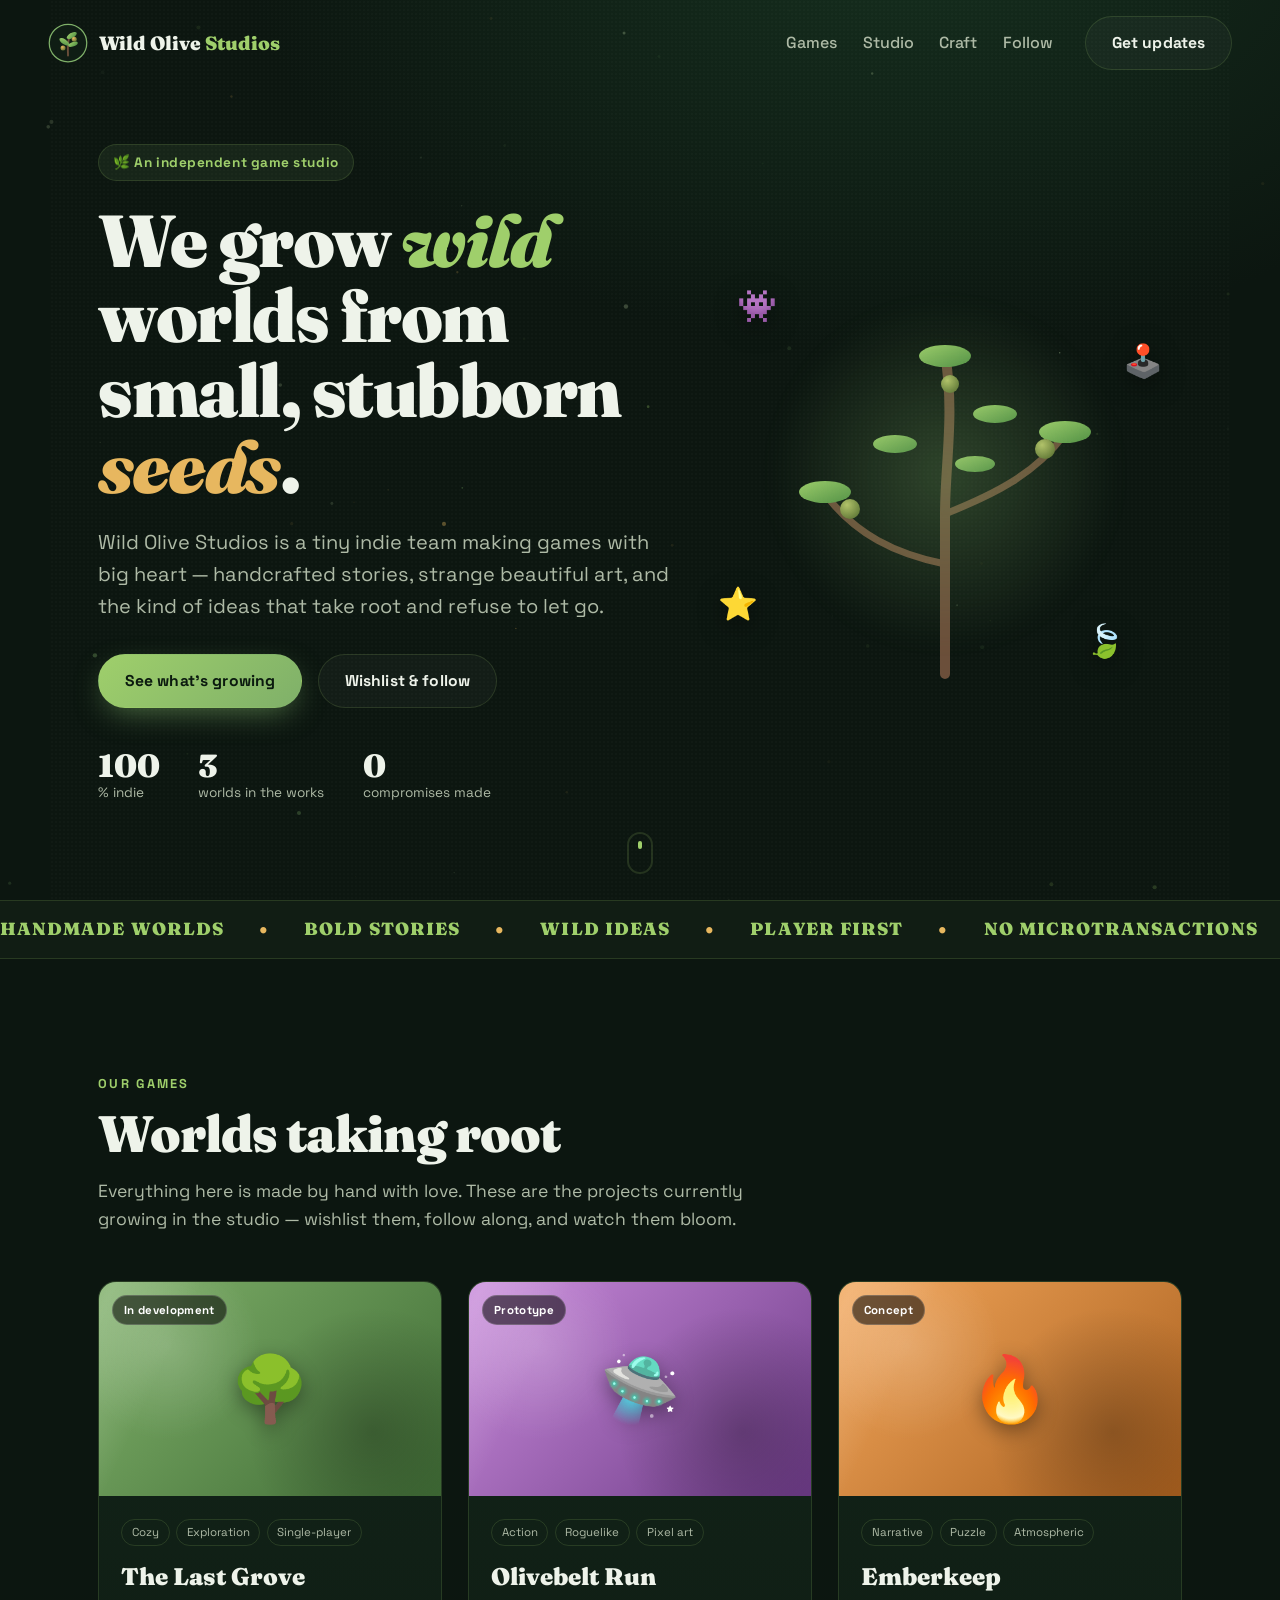
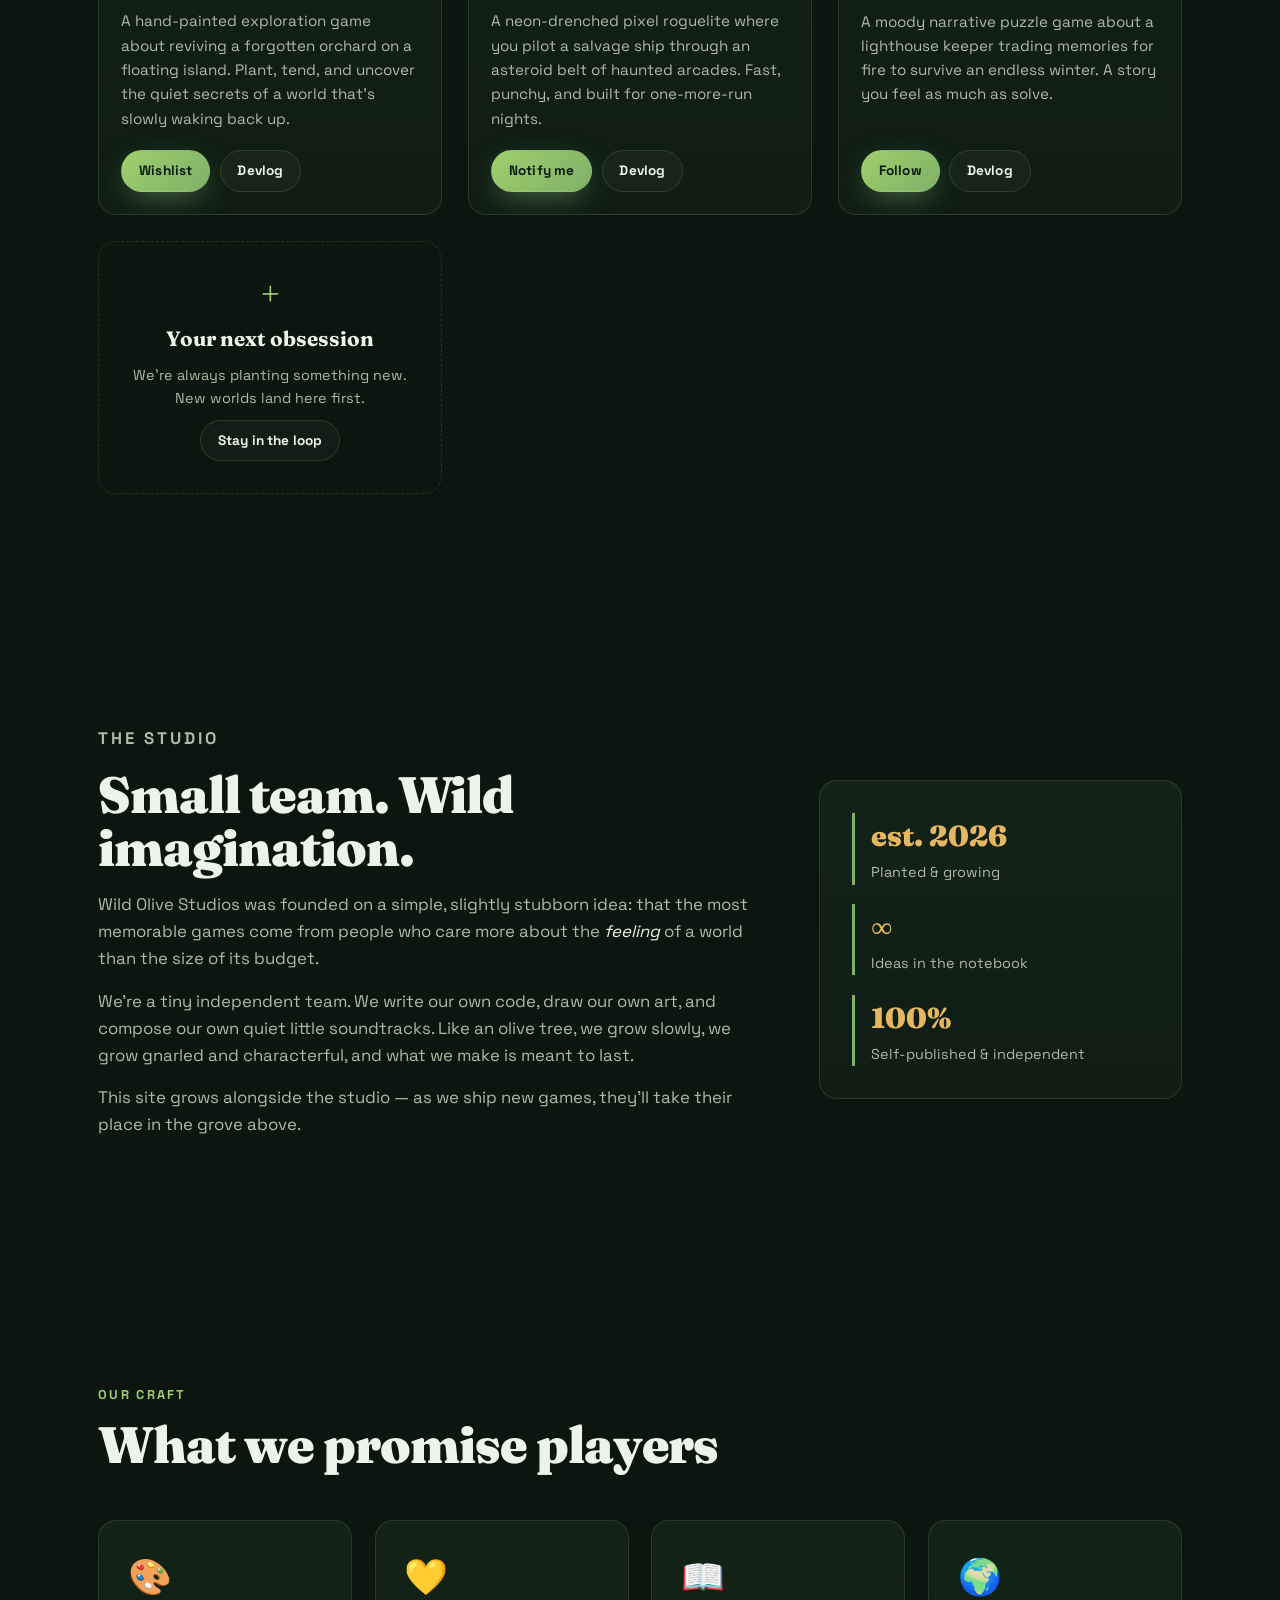
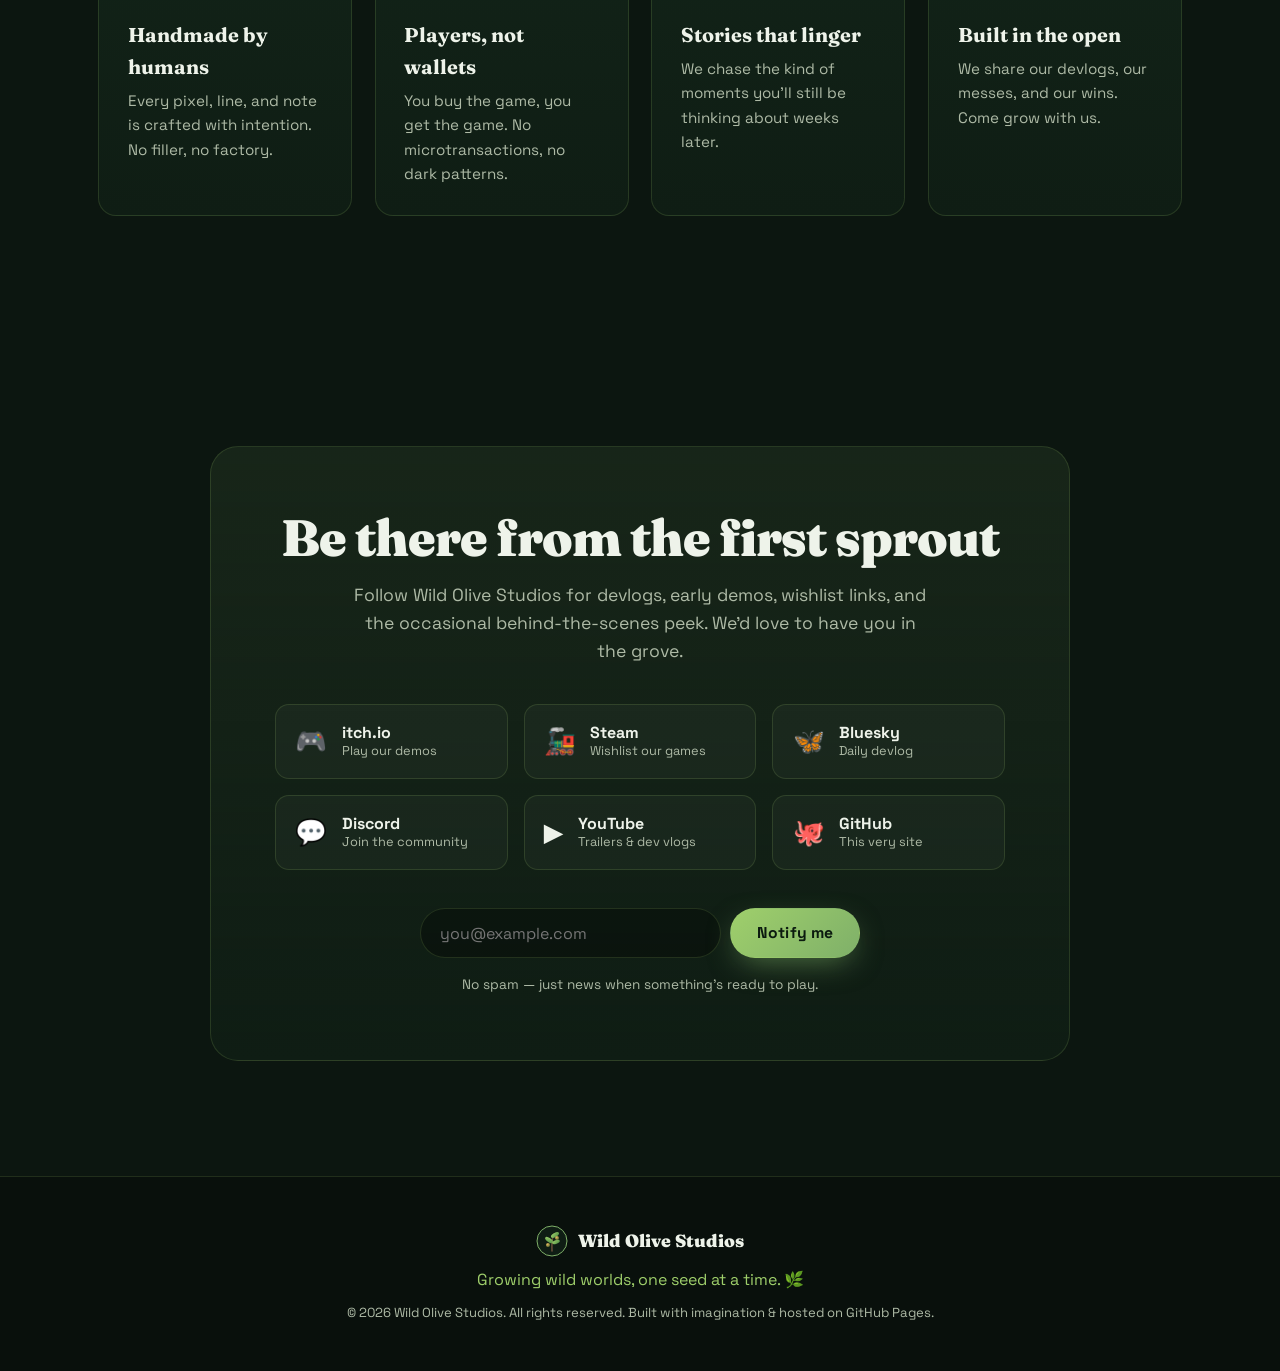
<file: index.html>
<!DOCTYPE html>
<html lang="en">
<head>
  <meta charset="UTF-8" />
  <meta name="viewport" content="width=device-width, initial-scale=1.0" />
  <meta name="description" content="Wild Olive Studios — an indie game studio crafting bold, heartfelt worlds. Big imagination, handmade craft, wild ideas." />
  <meta name="theme-color" content="#0d1a12" />

  <!-- Open Graph / social cards -->
  <meta property="og:title" content="Wild Olive Studios" />
  <meta property="og:description" content="An indie game studio crafting bold, heartfelt worlds. Big imagination, handmade craft, wild ideas." />
  <meta property="og:type" content="website" />
  <meta property="og:image" content="assets/social-card.svg" />
  <meta name="twitter:card" content="summary_large_image" />

  <title>Wild Olive Studios — Indie Games, Wild Imagination</title>

  <link rel="icon" type="image/svg+xml" href="assets/favicon.svg" />
  <link rel="preconnect" href="https://fonts.googleapis.com" />
  <link rel="preconnect" href="https://fonts.gstatic.com" crossorigin />
  <link href="https://fonts.googleapis.com/css2?family=Fraunces:opsz,wght@9..144,400;9..144,600;9..144,900&family=Space+Grotesk:wght@400;500;700&display=swap" rel="stylesheet" />
  <link rel="stylesheet" href="css/style.css" />
</head>
<body>
  <!-- Animated particle / star canvas background -->
  <canvas id="bg-canvas" aria-hidden="true"></canvas>

  <!-- ============ NAV ============ -->
  <header class="nav" id="nav">
    <a class="nav__brand" href="#top" aria-label="Wild Olive Studios home">
      <img src="assets/logo.svg" alt="" class="nav__logo" width="40" height="40" />
      <span class="nav__name">Wild&nbsp;Olive<span class="nav__name-accent"> Studios</span></span>
    </a>
    <nav class="nav__links" aria-label="Primary">
      <a href="#games">Games</a>
      <a href="#studio">Studio</a>
      <a href="#values">Craft</a>
      <a href="#follow">Follow</a>
    </nav>
    <a class="btn btn--ghost nav__cta" href="#follow">Get updates</a>
    <button class="nav__menu" id="navMenu" aria-label="Toggle menu" aria-expanded="false">
      <span></span><span></span><span></span>
    </button>
  </header>

  <main id="top">
    <!-- ============ HERO ============ -->
    <section class="hero" id="hero">
      <div class="hero__grain" aria-hidden="true"></div>
      <div class="hero__inner">
        <p class="hero__eyebrow reveal">🌿 An independent game studio</p>
        <h1 class="hero__title reveal">
          We grow <span class="hero__word">wild</span> worlds
          from small, stubborn <span class="hero__word hero__word--alt">seeds</span>.
        </h1>
        <p class="hero__sub reveal">
          Wild Olive Studios is a tiny indie team making games with big heart —
          handcrafted stories, strange beautiful art, and the kind of ideas that
          take root and refuse to let go.
        </p>
        <div class="hero__actions reveal">
          <a class="btn btn--primary" href="#games">See what's growing</a>
          <a class="btn btn--ghost" href="#follow">Wishlist &amp; follow</a>
        </div>
        <ul class="hero__stats reveal" aria-label="Studio at a glance">
          <li><span class="hero__stat-num" data-count="100">0</span><span class="hero__stat-label">% indie</span></li>
          <li><span class="hero__stat-num" data-count="3">0</span><span class="hero__stat-label">worlds in the works</span></li>
          <li><span class="hero__stat-num" data-count="0">0</span><span class="hero__stat-label">compromises made</span></li>
        </ul>
      </div>

      <!-- Animated hero scene (pure SVG, looping) -->
      <div class="hero__scene" aria-hidden="true">
        <div class="scene-glow"></div>
        <svg class="olive-tree" viewBox="0 0 400 420" xmlns="http://www.w3.org/2000/svg" role="img" aria-label="A stylized growing olive branch">
          <defs>
            <linearGradient id="leafGrad" x1="0" y1="0" x2="1" y2="1">
              <stop offset="0" stop-color="#9fcf6b"/>
              <stop offset="1" stop-color="#4f8f43"/>
            </linearGradient>
            <radialGradient id="oliveGrad" cx="0.35" cy="0.3" r="0.8">
              <stop offset="0" stop-color="#b9c66a"/>
              <stop offset="1" stop-color="#5a6e2f"/>
            </radialGradient>
          </defs>
          <!-- branch -->
          <path class="branch" d="M200 410 C 200 330 200 300 200 250 C 200 200 210 150 200 90"
                fill="none" stroke="#6b4f3a" stroke-width="10" stroke-linecap="round"/>
          <path class="branch branch--2" d="M200 250 C 250 230 290 210 320 170"
                fill="none" stroke="#6b4f3a" stroke-width="7" stroke-linecap="round"/>
          <path class="branch branch--3" d="M200 300 C 150 290 110 270 80 230"
                fill="none" stroke="#6b4f3a" stroke-width="7" stroke-linecap="round"/>
          <!-- leaves -->
          <g class="leaves">
            <ellipse class="leaf" cx="320" cy="168" rx="26" ry="11" fill="url(#leafGrad)" transform="rotate(-25 320 168)"/>
            <ellipse class="leaf" cx="80"  cy="228" rx="26" ry="11" fill="url(#leafGrad)" transform="rotate(20 80 228)"/>
            <ellipse class="leaf" cx="200" cy="92"  rx="26" ry="11" fill="url(#leafGrad)" transform="rotate(8 200 92)"/>
            <ellipse class="leaf" cx="250" cy="150" rx="22" ry="9"  fill="url(#leafGrad)" transform="rotate(-40 250 150)"/>
            <ellipse class="leaf" cx="150" cy="180" rx="22" ry="9"  fill="url(#leafGrad)" transform="rotate(40 150 180)"/>
            <ellipse class="leaf" cx="230" cy="200" rx="20" ry="8"  fill="url(#leafGrad)" transform="rotate(-15 230 200)"/>
          </g>
          <!-- olives -->
          <g class="olives">
            <circle class="olive" cx="300" cy="185" r="10" fill="url(#oliveGrad)"/>
            <circle class="olive" cx="105" cy="245" r="10" fill="url(#oliveGrad)"/>
            <circle class="olive" cx="205" cy="120" r="9"  fill="url(#oliveGrad)"/>
          </g>
        </svg>
        <!-- floating pixel sprites -->
        <div class="sprite sprite--1">👾</div>
        <div class="sprite sprite--2">🕹️</div>
        <div class="sprite sprite--3">⭐</div>
        <div class="sprite sprite--4">🍃</div>
      </div>

      <a class="hero__scroll" href="#games" aria-label="Scroll to games">
        <span></span>
      </a>
    </section>

    <!-- ============ MARQUEE ============ -->
    <div class="marquee" aria-hidden="true">
      <div class="marquee__track">
        <span>HANDMADE WORLDS</span><span>•</span>
        <span>BOLD STORIES</span><span>•</span>
        <span>WILD IDEAS</span><span>•</span>
        <span>PLAYER FIRST</span><span>•</span>
        <span>NO MICROTRANSACTIONS</span><span>•</span>
        <span>HANDMADE WORLDS</span><span>•</span>
        <span>BOLD STORIES</span><span>•</span>
        <span>WILD IDEAS</span><span>•</span>
        <span>PLAYER FIRST</span><span>•</span>
        <span>NO MICROTRANSACTIONS</span><span>•</span>
      </div>
    </div>

    <!-- ============ GAMES ============ -->
    <section class="section games" id="games">
      <div class="section__head reveal">
        <p class="section__kicker">Our Games</p>
        <h2 class="section__title">Worlds taking root</h2>
        <p class="section__lead">
          Everything here is made by hand with love. These are the projects
          currently growing in the studio — wishlist them, follow along, and
          watch them bloom.
        </p>
      </div>

      <div class="game-grid">
        <!-- Game card 1 -->
        <article class="game-card reveal" style="--accent:#7fb069;--accent2:#3f6b35">
          <div class="game-card__art">
            <span class="game-card__badge">In development</span>
            <div class="game-card__cover game-card__cover--grove">
              <span class="game-card__emoji">🌳</span>
            </div>
          </div>
          <div class="game-card__body">
            <div class="game-card__tags"><span>Cozy</span><span>Exploration</span><span>Single-player</span></div>
            <h3 class="game-card__title">The Last Grove</h3>
            <p class="game-card__desc">
              A hand-painted exploration game about reviving a forgotten orchard
              on a floating island. Plant, tend, and uncover the quiet secrets
              of a world that's slowly waking back up.
            </p>
            <div class="game-card__links">
              <a class="btn btn--small btn--primary" href="#follow">Wishlist</a>
              <a class="btn btn--small btn--ghost" href="#follow">Devlog</a>
            </div>
          </div>
        </article>

        <!-- Game card 2 -->
        <article class="game-card reveal" style="--accent:#c98bdb;--accent2:#6c3a86">
          <div class="game-card__art">
            <span class="game-card__badge">Prototype</span>
            <div class="game-card__cover game-card__cover--neon">
              <span class="game-card__emoji">🛸</span>
            </div>
          </div>
          <div class="game-card__body">
            <div class="game-card__tags"><span>Action</span><span>Roguelike</span><span>Pixel art</span></div>
            <h3 class="game-card__title">Olivebelt Run</h3>
            <p class="game-card__desc">
              A neon-drenched pixel roguelite where you pilot a salvage ship
              through an asteroid belt of haunted arcades. Fast, punchy, and
              built for one-more-run nights.
            </p>
            <div class="game-card__links">
              <a class="btn btn--small btn--primary" href="#follow">Notify me</a>
              <a class="btn btn--small btn--ghost" href="#follow">Devlog</a>
            </div>
          </div>
        </article>

        <!-- Game card 3 -->
        <article class="game-card reveal" style="--accent:#f2a65a;--accent2:#a85f1e">
          <div class="game-card__art">
            <span class="game-card__badge">Concept</span>
            <div class="game-card__cover game-card__cover--ember">
              <span class="game-card__emoji">🔥</span>
            </div>
          </div>
          <div class="game-card__body">
            <div class="game-card__tags"><span>Narrative</span><span>Puzzle</span><span>Atmospheric</span></div>
            <h3 class="game-card__title">Emberkeep</h3>
            <p class="game-card__desc">
              A moody narrative puzzle game about a lighthouse keeper trading
              memories for fire to survive an endless winter. A story you
              feel as much as solve.
            </p>
            <div class="game-card__links">
              <a class="btn btn--small btn--primary" href="#follow">Follow</a>
              <a class="btn btn--small btn--ghost" href="#follow">Devlog</a>
            </div>
          </div>
        </article>

        <!-- Coming soon card -->
        <article class="game-card game-card--ghost reveal">
          <div class="game-card__ghost-inner">
            <span class="game-card__plus">+</span>
            <h3>Your next obsession</h3>
            <p>We're always planting something new. New worlds land here first.</p>
            <a class="btn btn--small btn--ghost" href="#follow">Stay in the loop</a>
          </div>
        </article>
      </div>
    </section>

    <!-- ============ STUDIO / ABOUT ============ -->
    <section class="section studio" id="studio">
      <div class="studio__grid">
        <div class="studio__text reveal">
          <p class="section__kicker">The Studio</p>
          <h2 class="section__title">Small team. Wild imagination.</h2>
          <p>
            Wild Olive Studios was founded on a simple, slightly stubborn idea:
            that the most memorable games come from people who care more about
            the <em>feeling</em> of a world than the size of its budget.
          </p>
          <p>
            We're a tiny independent team. We write our own code, draw our own
            art, and compose our own quiet little soundtracks. Like an olive
            tree, we grow slowly, we grow gnarled and characterful, and what we
            make is meant to last.
          </p>
          <p>
            This site grows alongside the studio — as we ship new games, they'll
            take their place in the grove above.
          </p>
        </div>
        <div class="studio__panel reveal">
          <div class="studio__stat">
            <span class="studio__stat-num">est. 2026</span>
            <span class="studio__stat-label">Planted &amp; growing</span>
          </div>
          <div class="studio__stat">
            <span class="studio__stat-num">∞</span>
            <span class="studio__stat-label">Ideas in the notebook</span>
          </div>
          <div class="studio__stat">
            <span class="studio__stat-num">100%</span>
            <span class="studio__stat-label">Self-published &amp; independent</span>
          </div>
        </div>
      </div>
    </section>

    <!-- ============ VALUES / CRAFT ============ -->
    <section class="section values" id="values">
      <div class="section__head reveal">
        <p class="section__kicker">Our Craft</p>
        <h2 class="section__title">What we promise players</h2>
      </div>
      <div class="value-grid">
        <div class="value-card reveal">
          <div class="value-card__icon">🎨</div>
          <h3>Handmade by humans</h3>
          <p>Every pixel, line, and note is crafted with intention. No filler, no factory.</p>
        </div>
        <div class="value-card reveal">
          <div class="value-card__icon">💛</div>
          <h3>Players, not wallets</h3>
          <p>You buy the game, you get the game. No microtransactions, no dark patterns.</p>
        </div>
        <div class="value-card reveal">
          <div class="value-card__icon">📖</div>
          <h3>Stories that linger</h3>
          <p>We chase the kind of moments you'll still be thinking about weeks later.</p>
        </div>
        <div class="value-card reveal">
          <div class="value-card__icon">🌍</div>
          <h3>Built in the open</h3>
          <p>We share our devlogs, our messes, and our wins. Come grow with us.</p>
        </div>
      </div>
    </section>

    <!-- ============ FOLLOW / CTA ============ -->
    <section class="section follow" id="follow">
      <div class="follow__card reveal">
        <h2 class="section__title">Be there from the first sprout</h2>
        <p class="follow__lead">
          Follow Wild Olive Studios for devlogs, early demos, wishlist links,
          and the occasional behind-the-scenes peek. We'd love to have you in
          the grove.
        </p>

        <div class="follow__links">
          <a class="social-btn" href="https://itch.io" target="_blank" rel="noopener">
            <span class="social-btn__icon">🎮</span>
            <span class="social-btn__label"><strong>itch.io</strong><small>Play our demos</small></span>
          </a>
          <a class="social-btn" href="https://store.steampowered.com" target="_blank" rel="noopener">
            <span class="social-btn__icon">🚂</span>
            <span class="social-btn__label"><strong>Steam</strong><small>Wishlist our games</small></span>
          </a>
          <a class="social-btn" href="https://bsky.app" target="_blank" rel="noopener">
            <span class="social-btn__icon">🦋</span>
            <span class="social-btn__label"><strong>Bluesky</strong><small>Daily devlog</small></span>
          </a>
          <a class="social-btn" href="https://discord.com" target="_blank" rel="noopener">
            <span class="social-btn__icon">💬</span>
            <span class="social-btn__label"><strong>Discord</strong><small>Join the community</small></span>
          </a>
          <a class="social-btn" href="https://youtube.com" target="_blank" rel="noopener">
            <span class="social-btn__icon">▶️</span>
            <span class="social-btn__label"><strong>YouTube</strong><small>Trailers &amp; dev vlogs</small></span>
          </a>
          <a class="social-btn" href="https://github.com/sunstar2423/wild-olive-studios" target="_blank" rel="noopener">
            <span class="social-btn__icon">🐙</span>
            <span class="social-btn__label"><strong>GitHub</strong><small>This very site</small></span>
          </a>
        </div>

        <form class="follow__form" id="signupForm" novalidate>
          <label class="visually-hidden" for="email">Email address</label>
          <input type="email" id="email" name="email" placeholder="you@example.com" required />
          <button type="submit" class="btn btn--primary">Notify me</button>
        </form>
        <p class="follow__note" id="formNote">No spam — just news when something's ready to play.</p>
      </div>
    </section>
  </main>

  <!-- ============ FOOTER ============ -->
  <footer class="footer">
    <div class="footer__inner">
      <div class="footer__brand">
        <img src="assets/logo.svg" alt="" width="32" height="32" />
        <span>Wild Olive Studios</span>
      </div>
      <p class="footer__tag">Growing wild worlds, one seed at a time. 🌿</p>
      <p class="footer__legal">© <span id="year">2026</span> Wild Olive Studios. All rights reserved. Built with imagination &amp; hosted on GitHub Pages.</p>
    </div>
  </footer>

  <script src="js/main.js" defer></script>
</body>
</html>
</file>
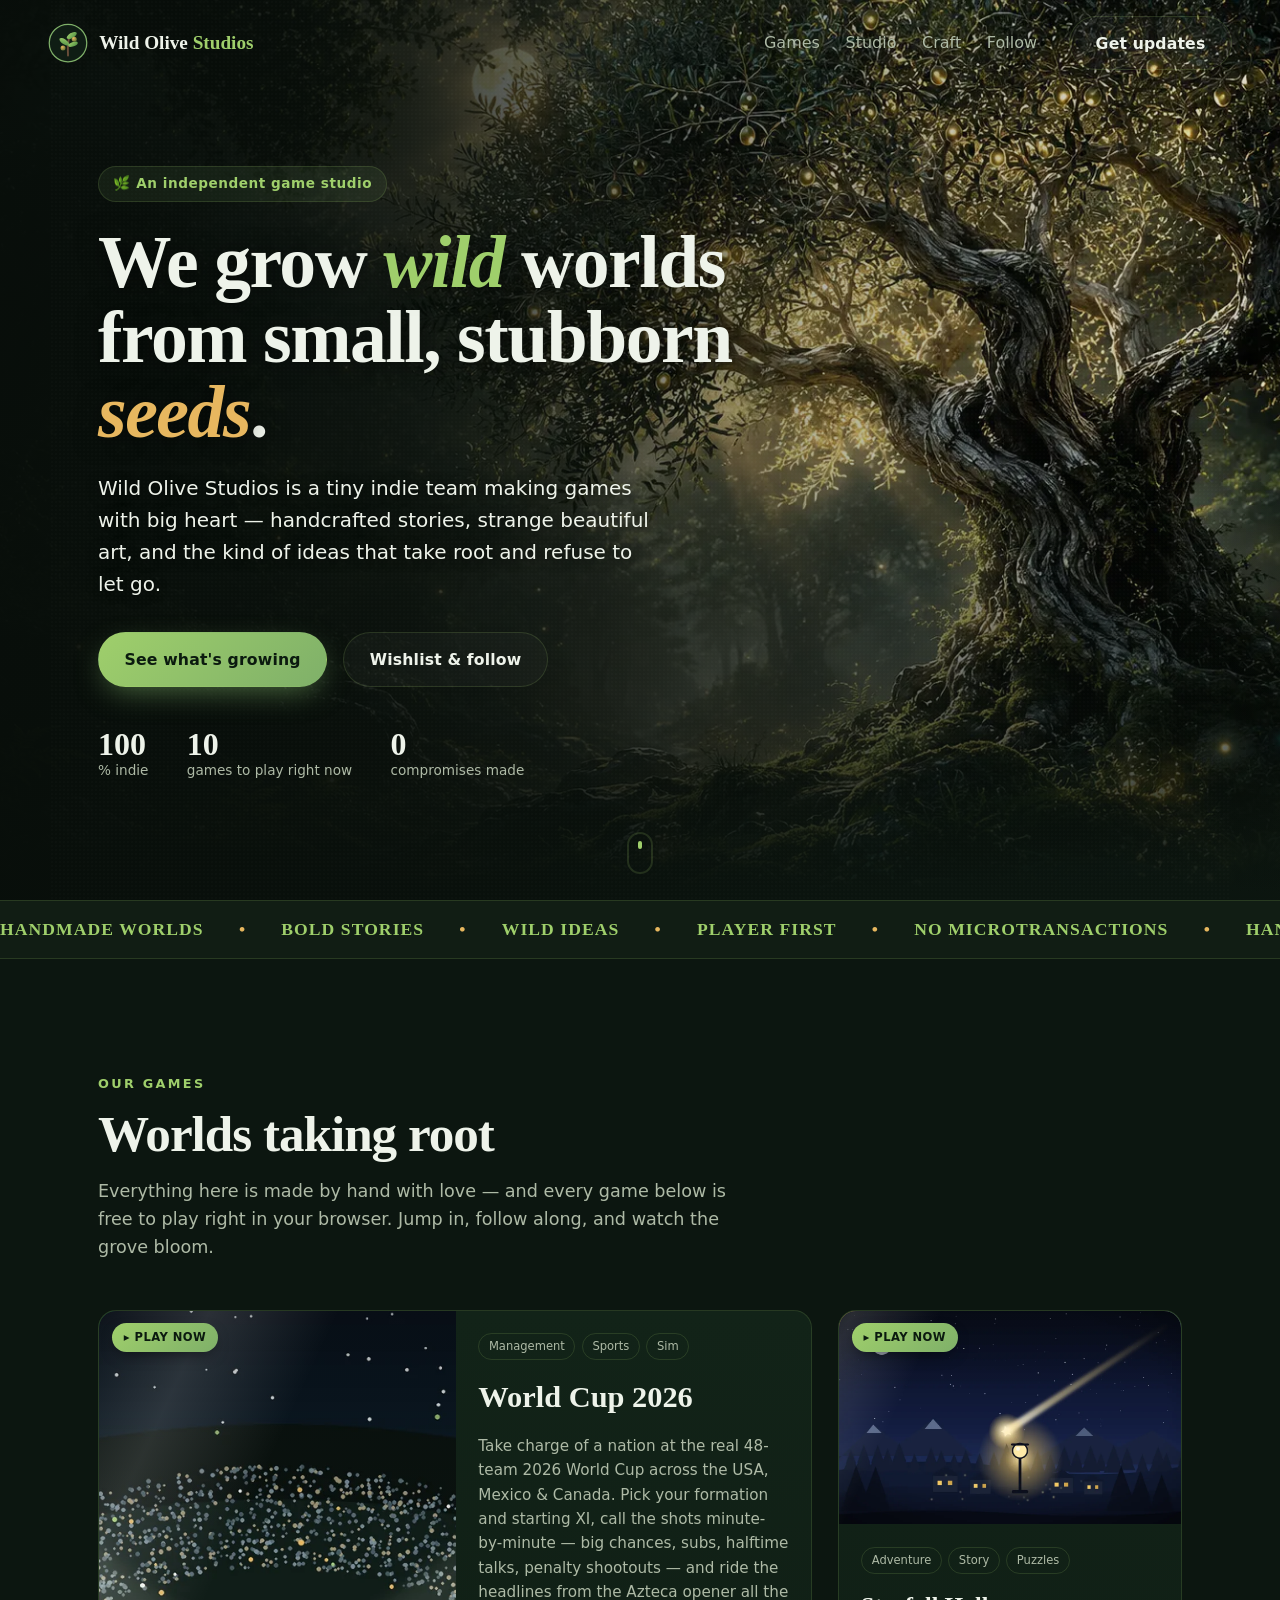
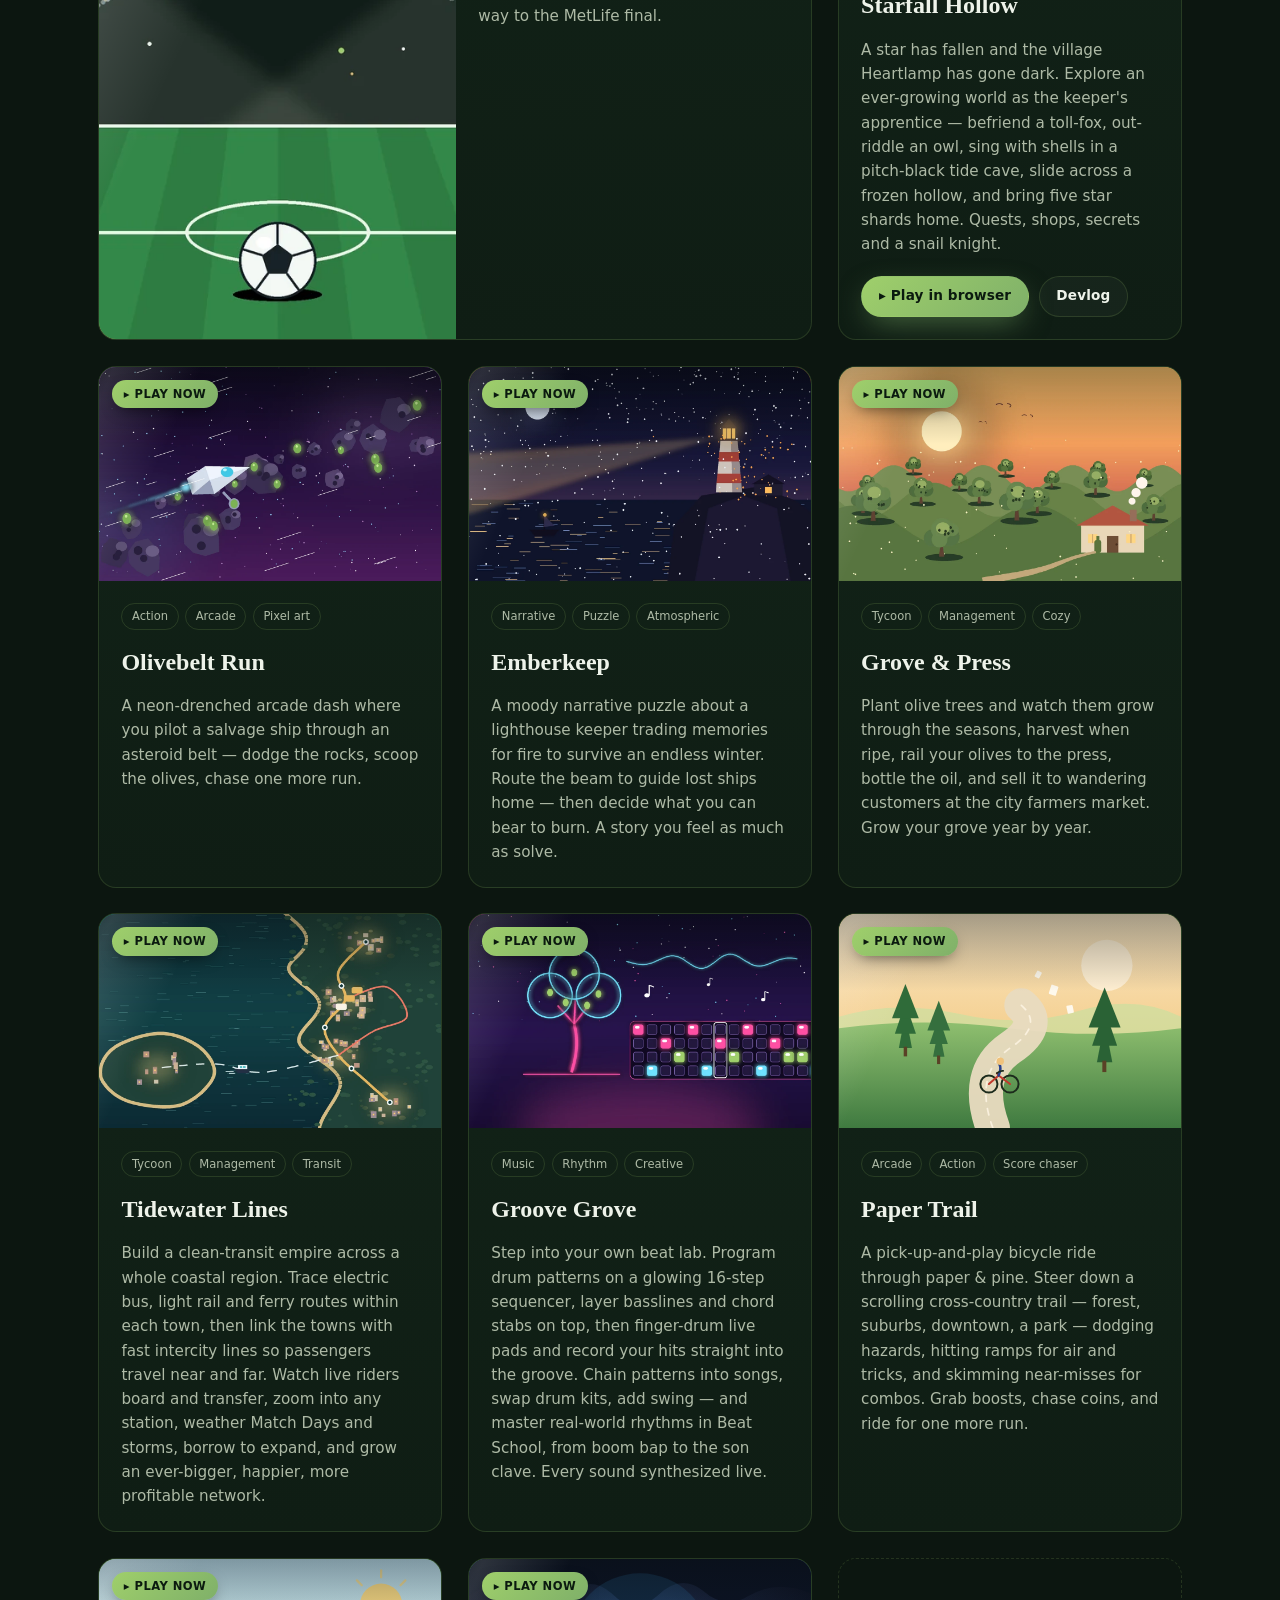
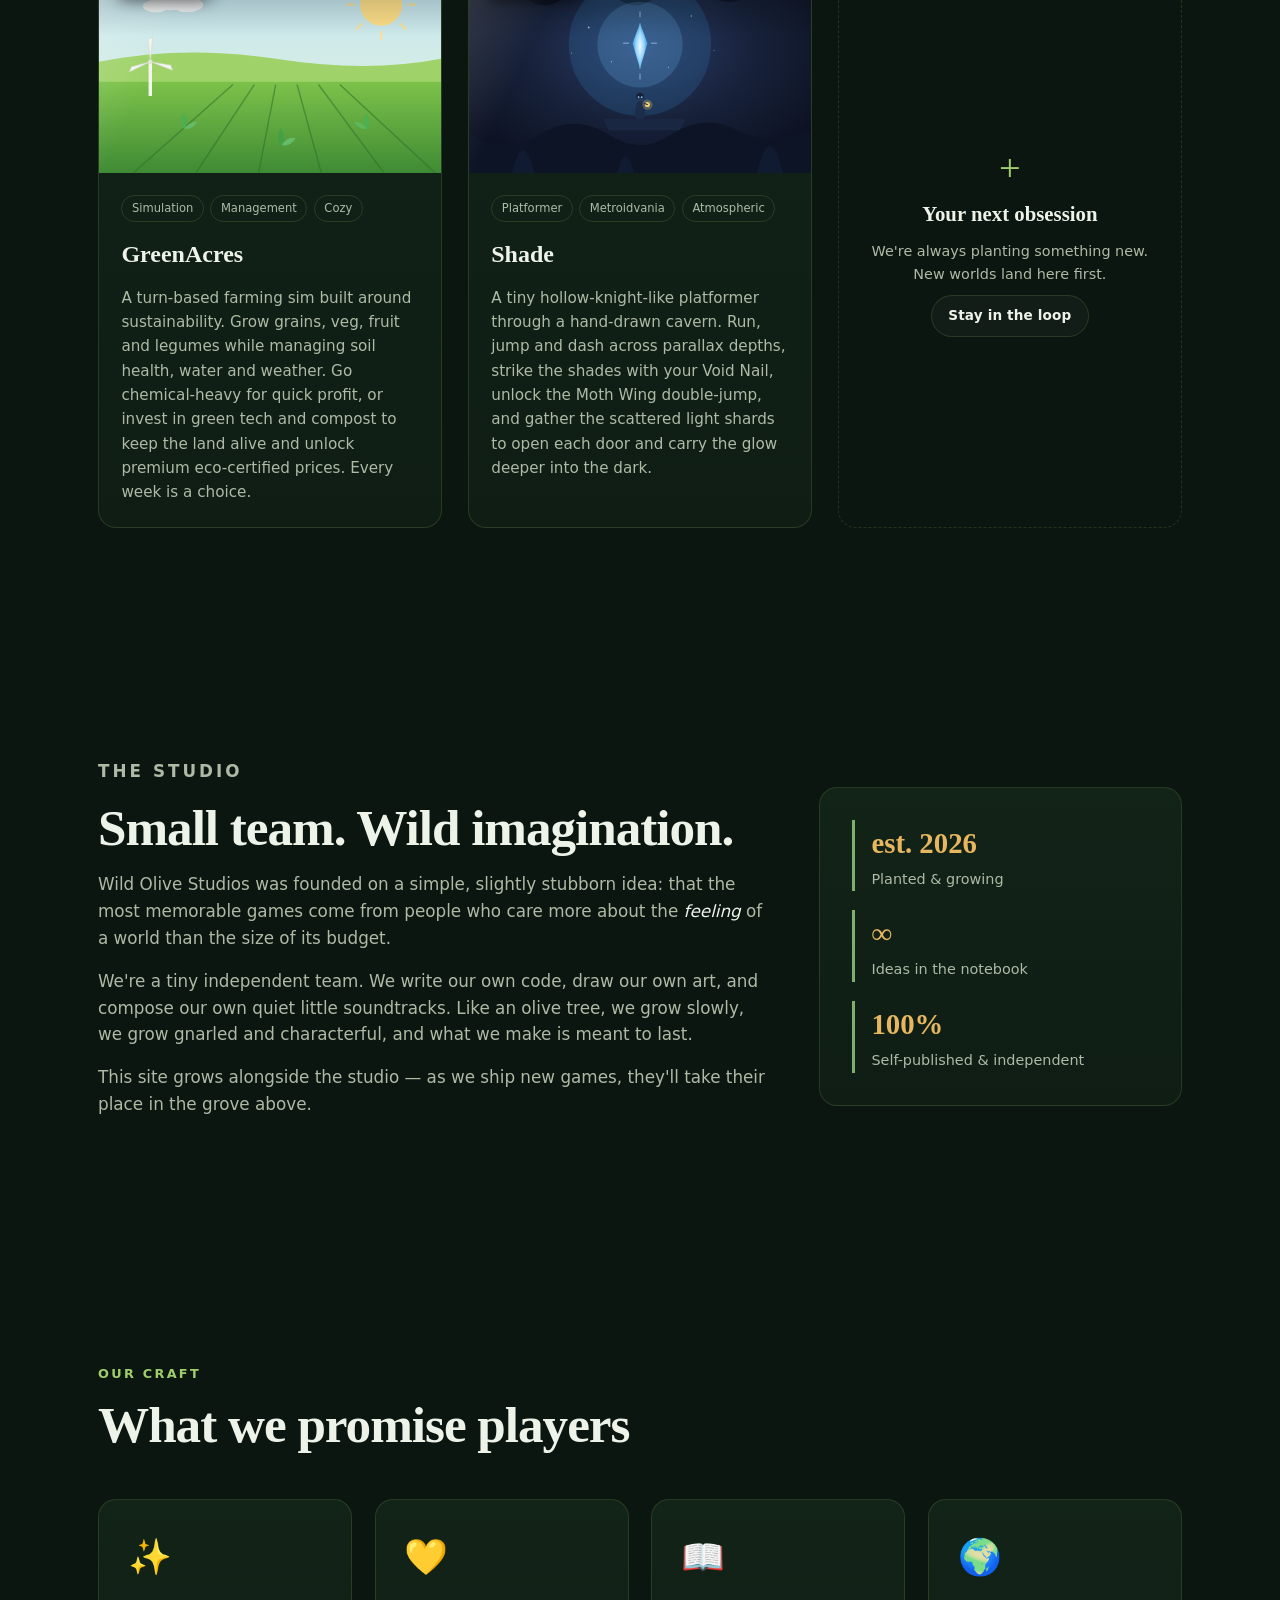
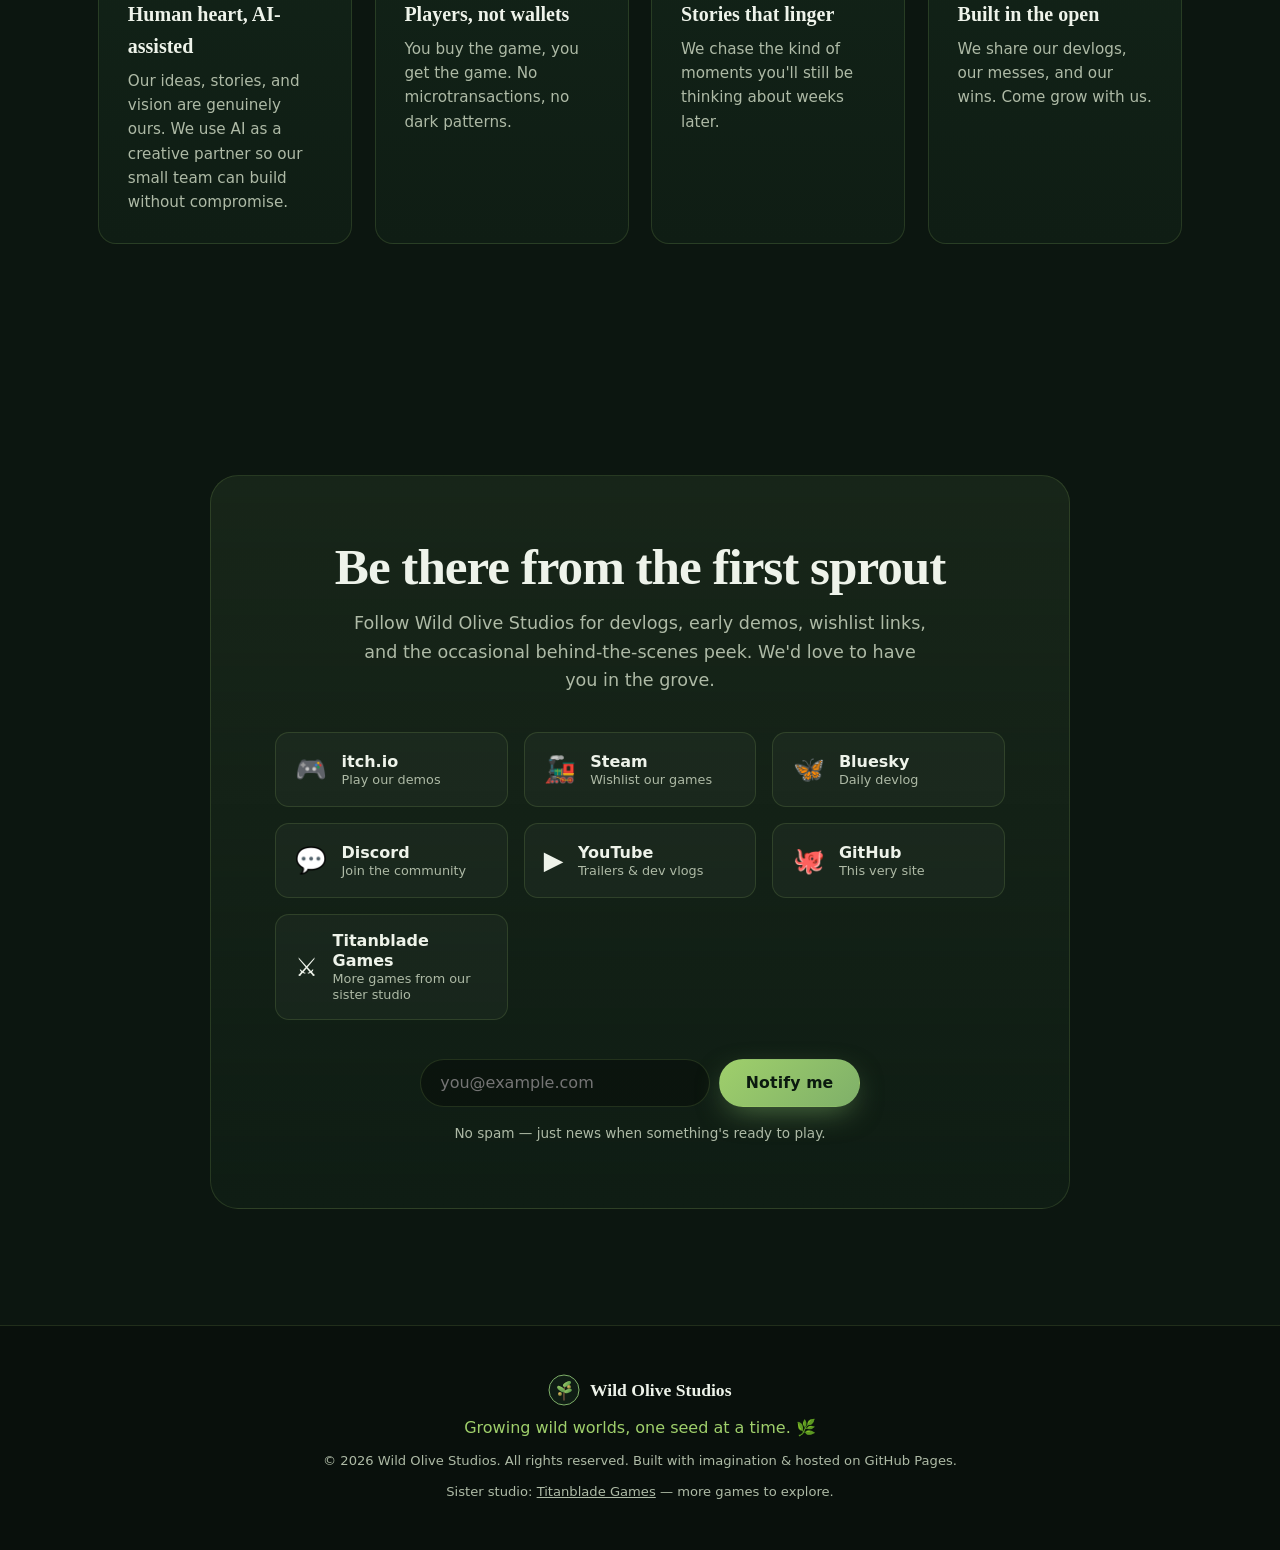
<file: docs/index.html>
<!DOCTYPE html>
<html lang="en">
<head>
  <meta charset="UTF-8" />
  <meta name="viewport" content="width=device-width, initial-scale=1.0" />
  <meta http-equiv="Content-Security-Policy" content="default-src 'none'; script-src 'self'; style-src 'self' 'unsafe-inline' https://fonts.googleapis.com; font-src https://fonts.gstatic.com; img-src 'self'; base-uri 'self'; form-action 'self'; object-src 'none'" />
  <meta name="referrer" content="strict-origin-when-cross-origin" />
  <meta name="description" content="Wild Olive Studios — an indie game studio crafting bold, heartfelt worlds. Big imagination, handmade craft, wild ideas." />
  <meta name="theme-color" content="#0d1a12" />

  <!-- Open Graph / social cards -->
  <meta property="og:title" content="Wild Olive Studios" />
  <meta property="og:description" content="An indie game studio crafting bold, heartfelt worlds. Big imagination, handmade craft, wild ideas." />
  <meta property="og:type" content="website" />
  <meta property="og:url" content="https://sunstar2423.github.io/Wild-Olive-Studios/" />
  <meta property="og:image" content="https://sunstar2423.github.io/Wild-Olive-Studios/assets/social-card.png" />
  <meta property="og:image:width" content="1200" />
  <meta property="og:image:height" content="630" />
  <meta name="twitter:card" content="summary_large_image" />

  <title>Wild Olive Studios — Indie Games, Wild Imagination</title>

  <link rel="icon" type="image/svg+xml" href="assets/favicon.svg" />
  <link rel="preconnect" href="https://fonts.googleapis.com" />
  <link rel="preconnect" href="https://fonts.gstatic.com" crossorigin />
  <link href="https://fonts.googleapis.com/css2?family=Fraunces:opsz,wght@9..144,400;9..144,600;9..144,900&family=Space+Grotesk:wght@400;500;700&display=swap" rel="stylesheet" />
  <link rel="stylesheet" href="css/style.css" />
</head>
<body>
  <!-- Animated particle / star canvas background -->
  <canvas id="bg-canvas" aria-hidden="true"></canvas>

  <!-- ============ NAV ============ -->
  <header class="nav" id="nav">
    <a class="nav__brand" href="#top" aria-label="Wild Olive Studios home">
      <img src="assets/logo.svg" alt="" class="nav__logo" width="40" height="40" />
      <span class="nav__name">Wild&nbsp;Olive<span class="nav__name-accent"> Studios</span></span>
    </a>
    <nav class="nav__links" aria-label="Primary">
      <a href="#games">Games</a>
      <a href="#studio">Studio</a>
      <a href="#values">Craft</a>
      <a href="#follow">Follow</a>
    </nav>
    <a class="btn btn--ghost nav__cta" href="#follow">Get updates</a>
    <button class="nav__menu" id="navMenu" aria-label="Toggle menu" aria-expanded="false">
      <span></span><span></span><span></span>
    </button>
  </header>

  <main id="top">
    <!-- ============ HERO ============ -->
    <section class="hero" id="hero">
      <div class="hero__bg" aria-hidden="true">
        <picture>
          <source srcset="assets/olive_tree.webp" type="image/webp" />
          <img src="assets/olive_tree.jpg" alt="" fetchpriority="high" />
        </picture>
      </div>
      <div class="hero__overlay" aria-hidden="true"></div>
      <div class="hero__grain" aria-hidden="true"></div>
      <div class="hero__inner">
        <p class="hero__eyebrow reveal">🌿 An independent game studio</p>
        <h1 class="hero__title reveal">
          We grow <span class="hero__word">wild</span> worlds
          from small, stubborn <span class="hero__word hero__word--alt">seeds</span>.
        </h1>
        <p class="hero__sub reveal">
          Wild Olive Studios is a tiny indie team making games with big heart —
          handcrafted stories, strange beautiful art, and the kind of ideas that
          take root and refuse to let go.
        </p>
        <div class="hero__actions reveal">
          <a class="btn btn--primary" href="#games">See what's growing</a>
          <a class="btn btn--ghost" href="#follow">Wishlist &amp; follow</a>
        </div>
        <ul class="hero__stats reveal" aria-label="Studio at a glance">
          <li><span class="hero__stat-num" data-count="100">0</span><span class="hero__stat-label">% indie</span></li>
          <li><span class="hero__stat-num" data-count="10">0</span><span class="hero__stat-label">games to play right now</span></li>
          <li><span class="hero__stat-num" data-count="0">0</span><span class="hero__stat-label">compromises made</span></li>
        </ul>
      </div>

      <a class="hero__scroll" href="#games" aria-label="Scroll to games">
        <span></span>
      </a>
    </section>

    <!-- ============ MARQUEE ============ -->
    <div class="marquee" aria-hidden="true">
      <div class="marquee__track">
        <span>HANDMADE WORLDS</span><span>•</span>
        <span>BOLD STORIES</span><span>•</span>
        <span>WILD IDEAS</span><span>•</span>
        <span>PLAYER FIRST</span><span>•</span>
        <span>NO MICROTRANSACTIONS</span><span>•</span>
        <span>HANDMADE WORLDS</span><span>•</span>
        <span>BOLD STORIES</span><span>•</span>
        <span>WILD IDEAS</span><span>•</span>
        <span>PLAYER FIRST</span><span>•</span>
        <span>NO MICROTRANSACTIONS</span><span>•</span>
      </div>
    </div>

    <!-- ============ GAMES ============ -->
    <section class="section games" id="games">
      <div class="section__head reveal">
        <p class="section__kicker">Our Games</p>
        <h2 class="section__title">Worlds taking root</h2>
        <p class="section__lead">
          Everything here is made by hand with love — and every game below is
          free to play right in your browser. Jump in, follow along, and watch
          the grove bloom.
        </p>
      </div>

      <div class="game-grid">
        <!-- Game card: World Cup 2026 (featured) -->
        <article class="game-card game-card--featured reveal" style="--accent:#3a924c;--accent2:#e7b75f">
          <div class="game-card__art">
            <span class="game-card__badge">▸ Play now</span>
            <div class="game-card__cover">
              <img src="assets/covers/world-cup-2026.webp" alt="A night match in a packed stadium — floodlights blazing over the pitch and a ball at the centre spot" width="1200" height="750" loading="lazy" />
            </div>
          </div>
          <div class="game-card__body">
            <div class="game-card__tags"><span>Management</span><span>Sports</span><span>Sim</span></div>
            <h3 class="game-card__title">World Cup 2026</h3>
            <p class="game-card__desc">
              Take charge of a nation at the real 48-team 2026 World Cup across the
              USA, Mexico &amp; Canada. Pick your formation and starting XI, call the
              shots minute-by-minute — big chances, subs, halftime talks, penalty
              shootouts — and ride the headlines from the Azteca opener all the way
              to the MetLife final.
            </p>
          </div>
          <a class="game-card__play-link" href="play/world-cup-2026/" aria-label="Play World Cup 2026 in browser"></a>
        </article>

        <!-- Game card: Starfall Hollow -->
        <article class="game-card reveal" style="--accent:#ffd166;--accent2:#6fc7e8">
          <div class="game-card__art">
            <span class="game-card__badge">▸ Play now</span>
            <div class="game-card__cover">
              <img src="assets/covers/starfall-hollow.webp" alt="A falling star streaks across a night sky toward a glowing lamp post standing over a small village with warm-lit windows" width="1200" height="750" loading="lazy" />
            </div>
          </div>
          <div class="game-card__body">
            <div class="game-card__tags"><span>Adventure</span><span>Story</span><span>Puzzles</span></div>
            <h3 class="game-card__title">Starfall Hollow</h3>
            <p class="game-card__desc">
              A star has fallen and the village Heartlamp has gone dark. Explore an
              ever-growing world as the keeper's apprentice — befriend a toll-fox,
              out-riddle an owl, sing with shells in a pitch-black tide cave, slide
              across a frozen hollow, and bring five star shards home. Quests, shops,
              secrets and a snail knight.
            </p>
            <div class="game-card__links">
              <a class="btn btn--small btn--primary" href="play/starfall-hollow/">▸ Play in browser</a>
              <a class="btn btn--small btn--ghost" href="#follow">Devlog</a>
            </div>
          </div>
        </article>

        <!-- Game card 2 -->
        <article class="game-card reveal" style="--accent:#c98bdb;--accent2:#6c3a86">
          <div class="game-card__art">
            <span class="game-card__badge">▸ Play now</span>
            <div class="game-card__cover">
              <img src="assets/covers/olivebelt-run.webp" alt="A salvage ship trailing blue engine light dashes through a purple asteroid belt dotted with glowing olives" width="1200" height="750" loading="lazy" />
            </div>
          </div>
          <div class="game-card__body">
            <div class="game-card__tags"><span>Action</span><span>Arcade</span><span>Pixel art</span></div>
            <h3 class="game-card__title">Olivebelt Run</h3>
            <p class="game-card__desc">
              A neon-drenched arcade dash where you pilot a salvage ship
              through an asteroid belt — dodge the rocks, scoop the olives,
              chase one more run.
            </p>
          </div>
          <a class="game-card__play-link" href="play/olivebelt-run/" aria-label="Play Olivebelt Run in browser"></a>
        </article>

        <!-- Game card 3 -->
        <article class="game-card reveal" style="--accent:#f2a65a;--accent2:#a85f1e">
          <div class="game-card__art">
            <span class="game-card__badge">▸ Play now</span>
            <div class="game-card__cover">
              <img src="assets/covers/emberkeep.webp" alt="A lighthouse on a snowy cliff sweeps its warm beam across a dark winter sea toward a small boat" width="1200" height="750" loading="lazy" />
            </div>
          </div>
          <div class="game-card__body">
            <div class="game-card__tags"><span>Narrative</span><span>Puzzle</span><span>Atmospheric</span></div>
            <h3 class="game-card__title">Emberkeep</h3>
            <p class="game-card__desc">
              A moody narrative puzzle about a lighthouse keeper trading memories
              for fire to survive an endless winter. Route the beam to guide lost
              ships home — then decide what you can bear to burn. A story you feel
              as much as solve.
            </p>
          </div>
          <a class="game-card__play-link" href="play/emberkeep/" aria-label="Play Emberkeep in browser"></a>
        </article>

        <!-- Game card: Grove & Press -->
        <article class="game-card reveal" style="--accent:#7fb069;--accent2:#caa23f">
          <div class="game-card__art">
            <span class="game-card__badge">▸ Play now</span>
            <div class="game-card__cover">
              <img src="assets/covers/grove-and-press.webp" alt="Rows of olive trees on rolling hills at golden hour, with a farmhouse press and a winding dirt path" width="1200" height="750" loading="lazy" />
            </div>
          </div>
          <div class="game-card__body">
            <div class="game-card__tags"><span>Tycoon</span><span>Management</span><span>Cozy</span></div>
            <h3 class="game-card__title">Grove &amp; Press</h3>
            <p class="game-card__desc">
              Plant olive trees and watch them grow through the seasons, harvest
              when ripe, rail your olives to the press, bottle the oil, and sell
              it to wandering customers at the city farmers market. Grow your
              grove year by year.
            </p>
          </div>
          <a class="game-card__play-link" href="play/grove-and-press/" aria-label="Play Grove &amp; Press in browser"></a>
        </article>

        <article class="game-card reveal" style="--accent:#2bb3a3;--accent2:#1d6f6a">
          <div class="game-card__art">
            <span class="game-card__badge">▸ Play now</span>
            <div class="game-card__cover">
              <img src="assets/covers/tidewater-lines.webp" alt="A map of a coastal region with glowing towns linked by rail and bus lines and a dashed ferry route to an island" width="1200" height="750" loading="lazy" />
            </div>
          </div>
          <div class="game-card__body">
            <div class="game-card__tags"><span>Tycoon</span><span>Management</span><span>Transit</span></div>
            <h3 class="game-card__title">Tidewater Lines</h3>
            <p class="game-card__desc">
              Build a clean-transit empire across a whole coastal region. Trace
              electric bus, light rail and ferry routes within each town, then link
              the towns with fast intercity lines so passengers travel near and far.
              Watch live riders board and transfer, zoom into any station, weather
              Match Days and storms, borrow to expand, and grow an ever-bigger,
              happier, more profitable network.
            </p>
          </div>
          <a class="game-card__play-link" href="play/tidewater-lines/" aria-label="Play Tidewater Lines in browser"></a>
        </article>

        <!-- Game card: Groove Grove -->
        <article class="game-card reveal" style="--accent:#ff4fa3;--accent2:#4536a8">
          <div class="game-card__art">
            <span class="game-card__badge">▸ Play now</span>
            <div class="game-card__cover">
              <img src="assets/covers/groove-grove.webp" alt="A neon olive tree glowing pink and cyan beside a lit-up 16-step drum sequencer under a starry sky" width="1200" height="750" loading="lazy" />
            </div>
          </div>
          <div class="game-card__body">
            <div class="game-card__tags"><span>Music</span><span>Rhythm</span><span>Creative</span></div>
            <h3 class="game-card__title">Groove Grove</h3>
            <p class="game-card__desc">
              Step into your own beat lab. Program drum patterns on a glowing
              16-step sequencer, layer basslines and chord stabs on top, then
              finger-drum live pads and record your hits straight into the groove.
              Chain patterns into songs, swap drum kits, add swing — and master
              real-world rhythms in Beat School, from boom bap to the son clave.
              Every sound synthesized live.
            </p>
          </div>
          <a class="game-card__play-link" href="play/groove-grove/" aria-label="Play Groove Grove in browser"></a>
        </article>

        <!-- Game card: Paper Trail -->
        <article class="game-card reveal" style="--accent:#e7b75f;--accent2:#3f7a40">
          <div class="game-card__art">
            <span class="game-card__badge">▸ Play now</span>
            <div class="game-card__cover">
              <img src="assets/covers/papertrail.svg" alt="A winding trail rolling through pine forest under a warm sky, a cyclist riding the path with paper drifting on the breeze" width="1200" height="750" loading="lazy" />
            </div>
          </div>
          <div class="game-card__body">
            <div class="game-card__tags"><span>Arcade</span><span>Action</span><span>Score chaser</span></div>
            <h3 class="game-card__title">Paper Trail</h3>
            <p class="game-card__desc">
              A pick-up-and-play bicycle ride through paper &amp; pine. Steer down a
              scrolling cross-country trail — forest, suburbs, downtown, a park —
              dodging hazards, hitting ramps for air and tricks, and skimming
              near-misses for combos. Grab boosts, chase coins, and ride for one
              more run.
            </p>
          </div>
          <a class="game-card__play-link" href="play/papertrail/" aria-label="Play Paper Trail in browser"></a>
        </article>

        <!-- Game card: GreenAcres -->
        <article class="game-card reveal" style="--accent:#7cc24a;--accent2:#2f6f2a">
          <div class="game-card__art">
            <span class="game-card__badge">▸ Play now</span>
            <div class="game-card__cover">
              <img src="assets/covers/greenacres.svg" alt="Tidy rows of green crops on a sustainable farm under a bright sky with a wind turbine and shining sun" width="1200" height="750" loading="lazy" />
            </div>
          </div>
          <div class="game-card__body">
            <div class="game-card__tags"><span>Simulation</span><span>Management</span><span>Cozy</span></div>
            <h3 class="game-card__title">GreenAcres</h3>
            <p class="game-card__desc">
              A turn-based farming sim built around sustainability. Grow grains,
              veg, fruit and legumes while managing soil health, water and
              weather. Go chemical-heavy for quick profit, or invest in green tech
              and compost to keep the land alive and unlock premium eco-certified
              prices. Every week is a choice.
            </p>
          </div>
          <a class="game-card__play-link" href="play/greenacres/" aria-label="Play GreenAcres in browser"></a>
        </article>

        <!-- Game card: Shade -->
        <article class="game-card reveal" style="--accent:#9fd8ff;--accent2:#26385c">
          <div class="game-card__art">
            <span class="game-card__badge">▸ Play now</span>
            <div class="game-card__cover">
              <img src="assets/covers/shade.svg" alt="A glowing blue light shard floating in a dark cavern, a small hooded explorer with a lantern standing on a ledge below" width="1200" height="750" loading="lazy" />
            </div>
          </div>
          <div class="game-card__body">
            <div class="game-card__tags"><span>Platformer</span><span>Metroidvania</span><span>Atmospheric</span></div>
            <h3 class="game-card__title">Shade</h3>
            <p class="game-card__desc">
              A tiny hollow-knight-like platformer through a hand-drawn cavern.
              Run, jump and dash across parallax depths, strike the shades with
              your Void Nail, unlock the Moth Wing double-jump, and gather the
              scattered light shards to open each door and carry the glow deeper
              into the dark.
            </p>
          </div>
          <a class="game-card__play-link" href="play/shade/" aria-label="Play Shade in browser"></a>
        </article>

        <!-- Coming soon card -->
        <article class="game-card game-card--ghost reveal">
          <div class="game-card__ghost-inner">
            <span class="game-card__plus">+</span>
            <h3>Your next obsession</h3>
            <p>We're always planting something new. New worlds land here first.</p>
            <a class="btn btn--small btn--ghost" href="#follow">Stay in the loop</a>
          </div>
        </article>
      </div>
    </section>

    <!-- ============ STUDIO / ABOUT ============ -->
    <section class="section studio" id="studio">
      <div class="studio__grid">
        <div class="studio__text reveal">
          <p class="section__kicker">The Studio</p>
          <h2 class="section__title">Small team. Wild imagination.</h2>
          <p>
            Wild Olive Studios was founded on a simple, slightly stubborn idea:
            that the most memorable games come from people who care more about
            the <em>feeling</em> of a world than the size of its budget.
          </p>
          <p>
            We're a tiny independent team. We write our own code, draw our own
            art, and compose our own quiet little soundtracks. Like an olive
            tree, we grow slowly, we grow gnarled and characterful, and what we
            make is meant to last.
          </p>
          <p>
            This site grows alongside the studio — as we ship new games, they'll
            take their place in the grove above.
          </p>
        </div>
        <div class="studio__panel reveal">
          <div class="studio__stat">
            <span class="studio__stat-num">est. 2026</span>
            <span class="studio__stat-label">Planted &amp; growing</span>
          </div>
          <div class="studio__stat">
            <span class="studio__stat-num">∞</span>
            <span class="studio__stat-label">Ideas in the notebook</span>
          </div>
          <div class="studio__stat">
            <span class="studio__stat-num">100%</span>
            <span class="studio__stat-label">Self-published &amp; independent</span>
          </div>
        </div>
      </div>
    </section>

    <!-- ============ VALUES / CRAFT ============ -->
    <section class="section values" id="values">
      <div class="section__head reveal">
        <p class="section__kicker">Our Craft</p>
        <h2 class="section__title">What we promise players</h2>
      </div>
      <div class="value-grid">
        <div class="value-card reveal">
          <div class="value-card__icon">✨</div>
          <h3>Human heart, AI-assisted</h3>
          <p>Our ideas, stories, and vision are genuinely ours. We use AI as a creative partner so our small team can build without compromise.</p>
        </div>
        <div class="value-card reveal">
          <div class="value-card__icon">💛</div>
          <h3>Players, not wallets</h3>
          <p>You buy the game, you get the game. No microtransactions, no dark patterns.</p>
        </div>
        <div class="value-card reveal">
          <div class="value-card__icon">📖</div>
          <h3>Stories that linger</h3>
          <p>We chase the kind of moments you'll still be thinking about weeks later.</p>
        </div>
        <div class="value-card reveal">
          <div class="value-card__icon">🌍</div>
          <h3>Built in the open</h3>
          <p>We share our devlogs, our messes, and our wins. Come grow with us.</p>
        </div>
      </div>
    </section>

    <!-- ============ FOLLOW / CTA ============ -->
    <section class="section follow" id="follow">
      <div class="follow__card reveal">
        <h2 class="section__title">Be there from the first sprout</h2>
        <p class="follow__lead">
          Follow Wild Olive Studios for devlogs, early demos, wishlist links,
          and the occasional behind-the-scenes peek. We'd love to have you in
          the grove.
        </p>

        <div class="follow__links">
          <a class="social-btn" href="https://itch.io" target="_blank" rel="noopener">
            <span class="social-btn__icon">🎮</span>
            <span class="social-btn__label"><strong>itch.io</strong><small>Play our demos</small></span>
          </a>
          <a class="social-btn" href="https://store.steampowered.com" target="_blank" rel="noopener">
            <span class="social-btn__icon">🚂</span>
            <span class="social-btn__label"><strong>Steam</strong><small>Wishlist our games</small></span>
          </a>
          <a class="social-btn" href="https://bsky.app" target="_blank" rel="noopener">
            <span class="social-btn__icon">🦋</span>
            <span class="social-btn__label"><strong>Bluesky</strong><small>Daily devlog</small></span>
          </a>
          <a class="social-btn" href="https://discord.com" target="_blank" rel="noopener">
            <span class="social-btn__icon">💬</span>
            <span class="social-btn__label"><strong>Discord</strong><small>Join the community</small></span>
          </a>
          <a class="social-btn" href="https://youtube.com" target="_blank" rel="noopener">
            <span class="social-btn__icon">▶️</span>
            <span class="social-btn__label"><strong>YouTube</strong><small>Trailers &amp; dev vlogs</small></span>
          </a>
          <a class="social-btn" href="https://github.com/sunstar2423/wild-olive-studios" target="_blank" rel="noopener">
            <span class="social-btn__icon">🐙</span>
            <span class="social-btn__label"><strong>GitHub</strong><small>This very site</small></span>
          </a>
          <a class="social-btn" href="https://www.titanbladegames.com/" target="_blank" rel="noopener">
            <span class="social-btn__icon">⚔️</span>
            <span class="social-btn__label"><strong>Titanblade Games</strong><small>More games from our sister studio</small></span>
          </a>
        </div>

        <form class="follow__form" id="signupForm" novalidate>
          <label class="visually-hidden" for="email">Email address</label>
          <input type="email" id="email" name="email" placeholder="you@example.com" required />
          <button type="submit" class="btn btn--primary">Notify me</button>
        </form>
        <p class="follow__note" id="formNote">No spam — just news when something's ready to play.</p>
      </div>
    </section>
  </main>

  <!-- ============ FOOTER ============ -->
  <footer class="footer">
    <div class="footer__inner">
      <div class="footer__brand">
        <img src="assets/logo.svg" alt="" width="32" height="32" />
        <span>Wild Olive Studios</span>
      </div>
      <p class="footer__tag">Growing wild worlds, one seed at a time. 🌿</p>
      <p class="footer__legal">© <span id="year">2026</span> Wild Olive Studios. All rights reserved. Built with imagination &amp; hosted on GitHub Pages.</p>
      <p class="footer__legal">Sister studio: <a href="https://www.titanbladegames.com/" target="_blank" rel="noopener" style="color:inherit;text-decoration:underline;">Titanblade Games</a> — more games to explore.</p>
    </div>
  </footer>

  <script src="js/main.js" defer></script>
</body>
</html>
</file>
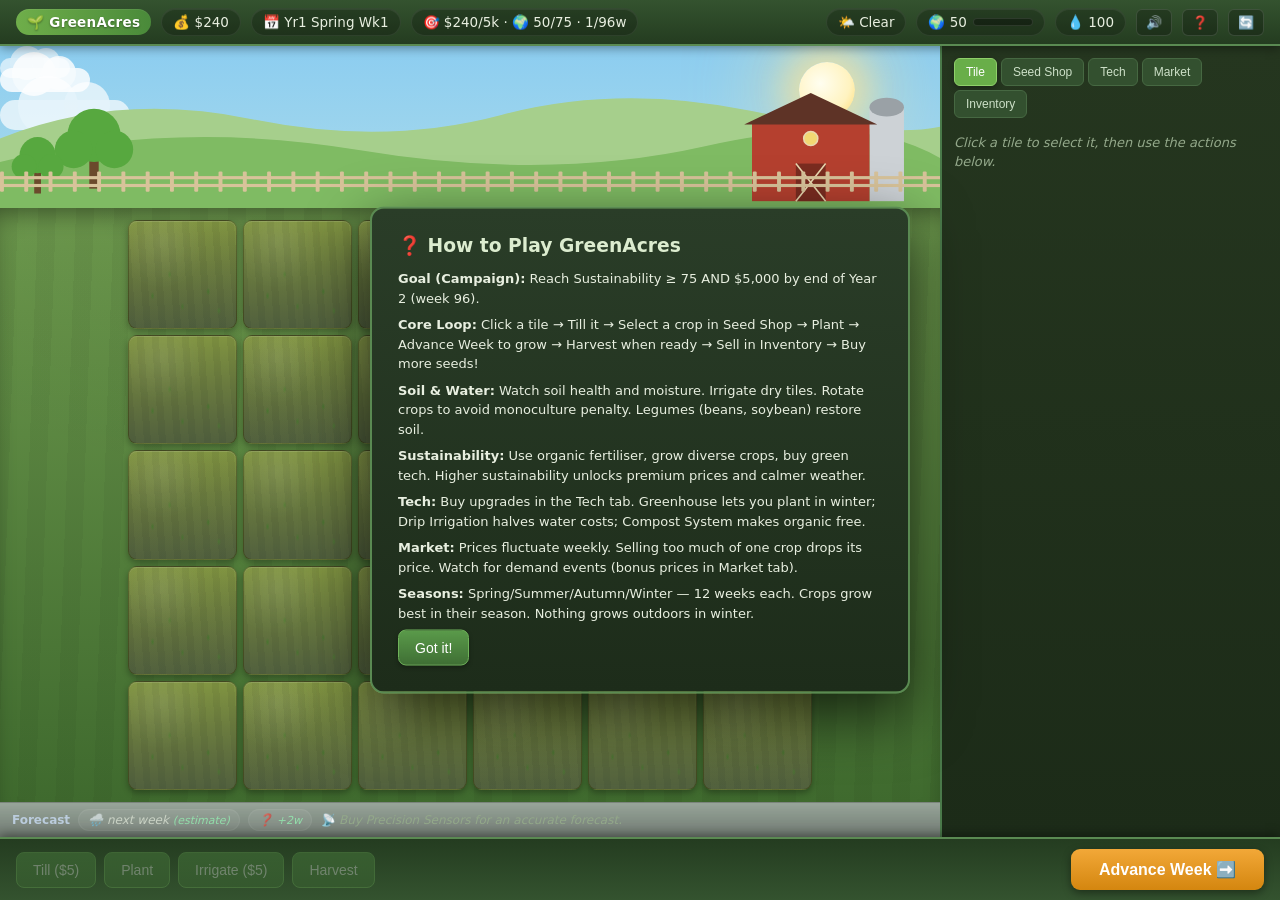
<file: games/greenacres/index.html>
<!DOCTYPE html>
<html lang="en">
<head>
  <meta charset="UTF-8">
  <meta name="viewport" content="width=device-width, initial-scale=1.0">
  <title>GreenAcres — Sustainable Farming Simulator</title>
  <link rel="stylesheet" href="style.css">
</head>
<body>
  <div id="app">
    <header id="top-bar"></header>
    <main id="main-content">
      <section id="farm-stage">
        <div id="sky-scene">
          <div id="celestial"></div>
          <div id="clouds">
            <span class="cloud c1"></span>
            <span class="cloud c2"></span>
            <span class="cloud c3"></span>
          </div>
          <div id="scenery"></div>
        </div>
        <div id="field-wrap">
          <div id="farm-grid"></div>
        </div>
        <div id="weather-fx"></div>
        <div id="forecast-strip"></div>
      </section>
      <aside id="side-panel"></aside>
    </main>
    <footer id="bottom-bar">
      <div id="actions">
        <button id="btn-till" class="action-btn" disabled>Till</button>
        <button id="btn-plant" class="action-btn" disabled>Plant</button>
        <button id="btn-irrigate" class="action-btn" disabled>Irrigate</button>
        <button id="btn-harvest" class="action-btn" disabled>Harvest</button>
      </div>
      <div>
        <button id="btn-advance" class="advance-btn">Advance Week ➡️</button>
      </div>
    </footer>
    <div id="message-bar"></div>
    <div id="overlay"></div>
    <div id="how-to-play">
      <h3>❓ How to Play GreenAcres</h3>
      <p><strong>Goal (Campaign):</strong> Reach Sustainability ≥ 75 AND $5,000 by end of Year 2 (week 96).</p>
      <p><strong>Core Loop:</strong> Click a tile → Till it → Select a crop in Seed Shop → Plant → Advance Week to grow → Harvest when ready → Sell in Inventory → Buy more seeds!</p>
      <p><strong>Soil & Water:</strong> Watch soil health and moisture. Irrigate dry tiles. Rotate crops to avoid monoculture penalty. Legumes (beans, soybean) restore soil.</p>
      <p><strong>Sustainability:</strong> Use organic fertiliser, grow diverse crops, buy green tech. Higher sustainability unlocks premium prices and calmer weather.</p>
      <p><strong>Tech:</strong> Buy upgrades in the Tech tab. Greenhouse lets you plant in winter; Drip Irrigation halves water costs; Compost System makes organic free.</p>
      <p><strong>Market:</strong> Prices fluctuate weekly. Selling too much of one crop drops its price. Watch for demand events (bonus prices in Market tab).</p>
      <p><strong>Seasons:</strong> Spring/Summer/Autumn/Winter — 12 weeks each. Crops grow best in their season. Nothing grows outdoors in winter.</p>
      <button id="btn-close-help" class="action-btn">Got it!</button>
    </div>
  </div>
  <script src="data.js"></script>
  <script src="sprites.js"></script>
  <script src="sound.js"></script>
  <script src="game.js"></script>
  <script src="ui.js"></script>
  <script>
    document.addEventListener('DOMContentLoaded', () => {
      Game.init();
      UI.init();
      document.getElementById('btn-close-help')?.addEventListener('click', () => {
        document.getElementById('how-to-play').classList.remove('visible');
      });
      document.getElementById('how-to-play')?.classList.add('visible');
    });
  </script>
</body>
</html>
</file>
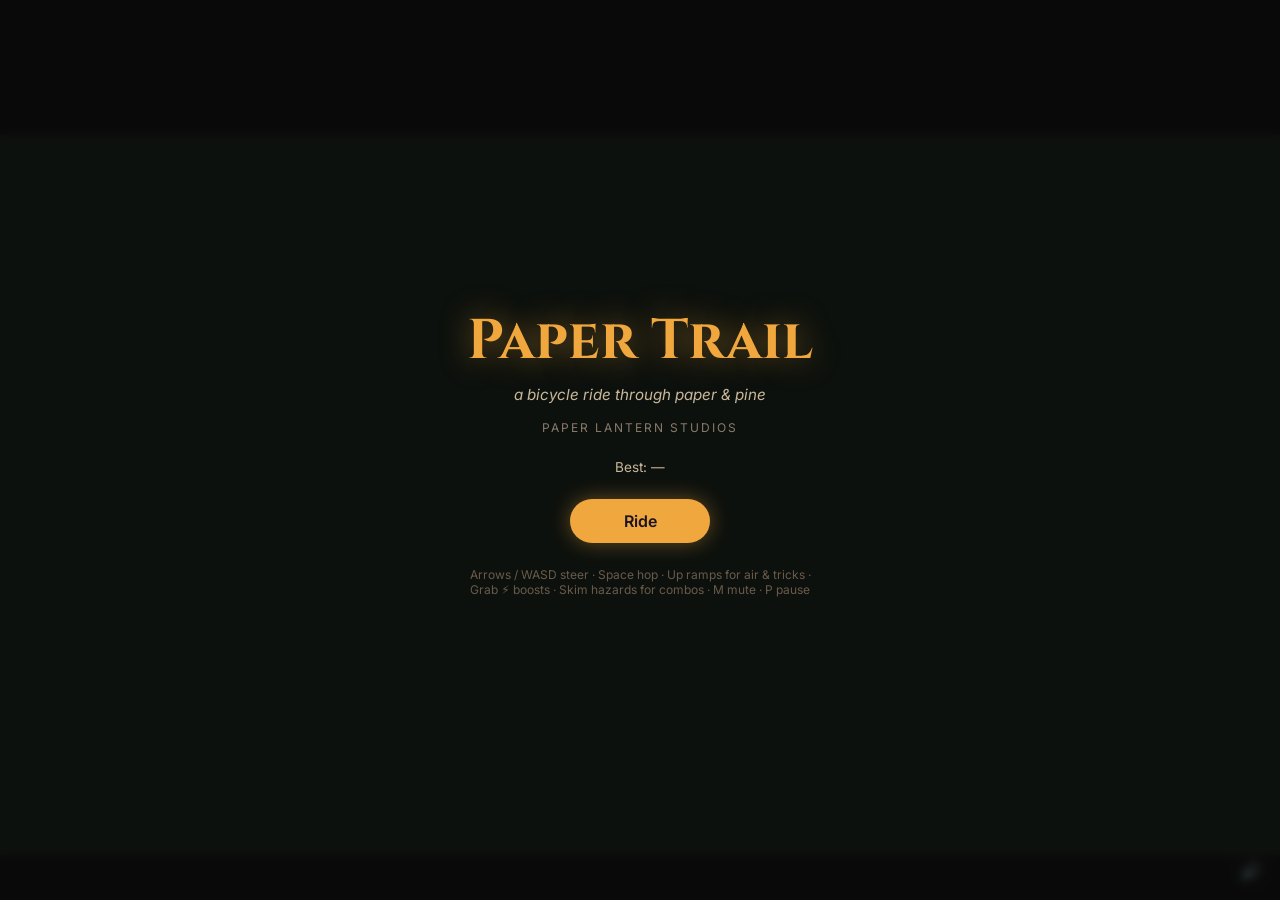
<file: games/papertrail/index.html>
<!DOCTYPE html>
<html lang="en">
<head>
  <meta charset="UTF-8" />
  <meta name="viewport" content="width=device-width, initial-scale=1.0, maximum-scale=1, user-scalable=no" />
  <title>Paper Trail — Paper Lantern Studios</title>
  <link rel="preconnect" href="https://fonts.googleapis.com" />
  <link rel="preconnect" href="https://fonts.gstatic.com" crossorigin />
  <link href="https://fonts.googleapis.com/css2?family=Cinzel:wght@500;700&family=Inter:wght@300;400;600;700&display=swap" rel="stylesheet" />
  <link rel="stylesheet" href="style.css" />
</head>
<body>
  <div id="game-wrapper">
    <canvas id="game-canvas"></canvas>

    <div id="screen-title" class="screen">
      <div class="screen-bg"></div>
      <div class="screen-content">
        <h1 class="game-logo">Paper Trail</h1>
        <p class="game-subtitle">a bicycle ride through paper & pine</p>
        <p class="game-brand">Paper Lantern Studios</p>
        <div class="title-info">
          <p id="best-score-title" class="best-label">Best: —</p>
        </div>
        <button id="btn-start" class="btn btn-primary">Ride</button>
        <p class="controls-hint">Arrows / WASD steer · Space hop · Up ramps for air &amp; tricks · Grab ⚡ boosts · Skim hazards for combos · M mute · P pause</p>
      </div>
    </div>

    <div id="screen-over" class="screen" hidden>
      <div class="screen-bg"></div>
      <div class="screen-content">
        <h1 class="game-logo">Crash!</h1>
        <p class="game-subtitle">Your ride is over</p>
        <div class="score-display">
          <p class="final-score-label">Score</p>
          <p id="final-score" class="final-score">0</p>
          <p id="new-best" class="new-best" hidden>New Best!</p>
          <p class="best-label">Best: <span id="best-score-over">—</span></p>
          <p class="stat-line">Distance: <span id="final-distance">0</span>m · Coins: <span id="final-coins">0</span></p>
        </div>
        <div class="over-buttons">
          <button id="btn-restart" class="btn btn-primary">Ride Again</button>
          <button id="btn-title" class="btn btn-secondary">Title</button>
        </div>
      </div>
    </div>

    <div id="hud" class="hud" hidden>
      <div class="hud-row">
        <span id="hud-score" class="hud-score">0</span>
        <span id="hud-zone" class="hud-zone">Whispering Pines</span>
        <span id="hud-lives" class="hud-lives">❤❤❤</span>
      </div>
      <div class="hud-row hud-row-2">
        <span id="hud-distance" class="hud-distance">0m</span>
        <span id="hud-speed" class="hud-speed">SPD</span>
      </div>
      <div id="hud-combo" class="hud-combo" hidden>
        <span class="combo-mult">x2</span>
        <span class="combo-label">COMBO</span>
        <span class="combo-bar"><span class="combo-bar-fill"></span></span>
      </div>
    </div>

    <button id="mute-indicator" class="mute-indicator" aria-label="Mute">🔊</button>

    <div id="pause-overlay" class="pause-overlay" hidden>
      <p>PAUSED</p>
      <p class="pause-hint">Press P to resume</p>
    </div>

    <div id="zone-banner" class="zone-banner" hidden>
      <div class="zone-banner-inner">
        <span class="zone-banner-label">Now entering</span>
        <span id="zone-banner-name" class="zone-banner-name"></span>
      </div>
    </div>
  </div>

  <script type="module" src="src/game.js"></script>
</body>
</html>
</file>
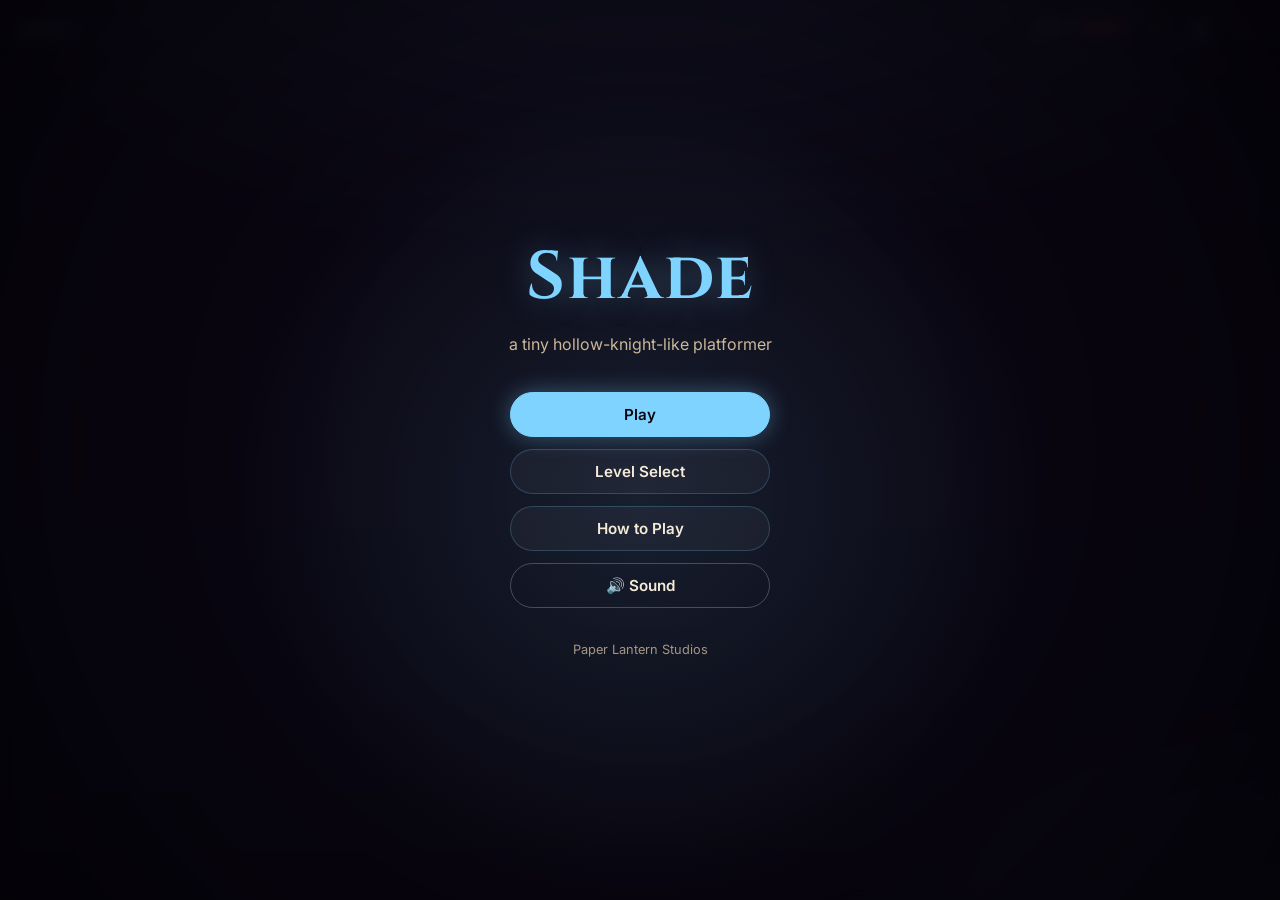
<file: games/shade/index.html>
<!DOCTYPE html>
<html lang="en">
<head>
  <meta charset="UTF-8" />
  <meta name="viewport" content="width=device-width, initial-scale=1.0, maximum-scale=1, user-scalable=no" />
  <title>Shade — Paper Lantern Studios</title>
  <link rel="preconnect" href="https://fonts.googleapis.com" />
  <link rel="preconnect" href="https://fonts.gstatic.com" crossorigin />
  <link href="https://fonts.googleapis.com/css2?family=Cinzel:wght@500;700&family=Inter:wght@300;400;600&display=swap" rel="stylesheet" />
  <link rel="stylesheet" href="style.css" />
</head>
<body class="shade">
  <div class="vignette" aria-hidden="true"></div>
  <div class="dust" aria-hidden="true"></div>

  <main class="stage">
    <!-- ---- menu ---- -->
    <section id="screen-menu" class="overlay overlay--menu">
      <h1 class="brand">Shade</h1>
      <p class="brand-sub">a tiny hollow-knight-like platformer</p>
      <div class="menu-buttons">
        <button id="btn-start" class="btn btn--primary">Play</button>
        <button id="btn-select" class="btn">Level Select</button>
        <button id="btn-howto" class="btn">How to Play</button>
        <button id="btn-mute-menu" class="btn btn--ghost">🔊 Sound</button>
      </div>
      <p class="credit">Paper Lantern Studios</p>
    </section>

    <!-- ---- how to play ---- -->
    <section id="screen-howto" class="overlay overlay--card" hidden>
      <h2>How to Play</h2>
      <ul class="rules">
        <li><b>Move</b> with <kbd>←</kbd> <kbd>→</kbd> or <kbd>A</kbd> <kbd>D</kbd>.</li>
        <li><b>Jump</b> with <kbd>Space</kbd> / <kbd>Z</kbd> / <kbd>J</kbd>. Hold for a higher leap.</li>
        <li><b>Attack</b> with <kbd>X</kbd> / <kbd>K</kbd>. Time strikes to defeat shades.</li>
        <li>Collect <b>light shards</b> and find the <b>lantern door</b> to escape each cave.</li>
        <li>Find the <b>Moth Wings</b> power-up to gain a double jump.</li>
      </ul>
      <p class="tip">Tip: press <kbd>R</kbd> to restart a level, <kbd>Esc</kbd> for the menu.</p>
      <button id="btn-howto-back" class="btn">Back</button>
    </section>

    <!-- ---- level select ---- -->
    <section id="screen-select" class="overlay overlay--card overlay--select" hidden>
      <h2>Level Select</h2>
      <div id="select-grid" class="select-grid"></div>
      <button id="btn-select-back" class="btn">Back</button>
    </section>

    <!-- ---- play hud ---- -->
    <header id="hud" class="hud" hidden>
      <div class="hud-left">
        <span id="level-name" class="hud-title">Level 1</span>
        <span id="level-hint" class="hud-hint"></span>
      </div>
      <div class="hud-right">
        <span class="hud-stat"><span id="shards">0</span> ✦</span>
        <span class="hud-stat" id="hearts">♥♥♥</span>
        <button id="btn-reset" class="iconbtn" title="Restart (R)">↺</button>
        <button id="btn-mute" class="iconbtn" title="Sound">🔊</button>
        <button id="btn-menu" class="iconbtn" title="Menu (Esc)">≡</button>
      </div>
    </header>

    <div id="board" class="board" hidden>
      <canvas id="shade-canvas"></canvas>
    </div>

    <!-- ---- win ---- -->
    <section id="screen-win" class="overlay overlay--win" hidden>
      <div class="win-glow"></div>
      <h2 id="win-title">Cave cleared</h2>
      <p id="win-stats" class="win-stats"></p>
      <div class="win-buttons">
        <button id="btn-replay" class="btn">Replay</button>
        <button id="btn-next" class="btn btn--primary">Next cave →</button>
      </div>
      <button id="btn-win-menu" class="btn btn--ghost">Level menu</button>
    </section>

    <!-- ---- death ---- -->
    <section id="screen-death" class="overlay overlay--win" hidden>
      <div class="win-glow death-glow"></div>
      <h2>Your light faded</h2>
      <p class="win-stats">Press restart to try again.</p>
      <div class="win-buttons">
        <button id="btn-death-restart" class="btn btn--primary">Restart</button>
        <button id="btn-death-menu" class="btn btn--ghost">Level menu</button>
      </div>
    </section>

    <!-- ---- pause ---- -->
    <section id="screen-pause" class="overlay overlay--card" hidden>
      <h2>Paused</h2>
      <div class="menu-buttons">
        <button id="btn-resume" class="btn btn--primary">Resume</button>
        <button id="btn-pause-reset" class="btn">Restart</button>
        <button id="btn-pause-menu" class="btn btn--ghost">Level menu</button>
      </div>
    </section>
  </main>

  <script src="levels.js"></script>
  <script src="game.js"></script>
</body>
</html>
</file>
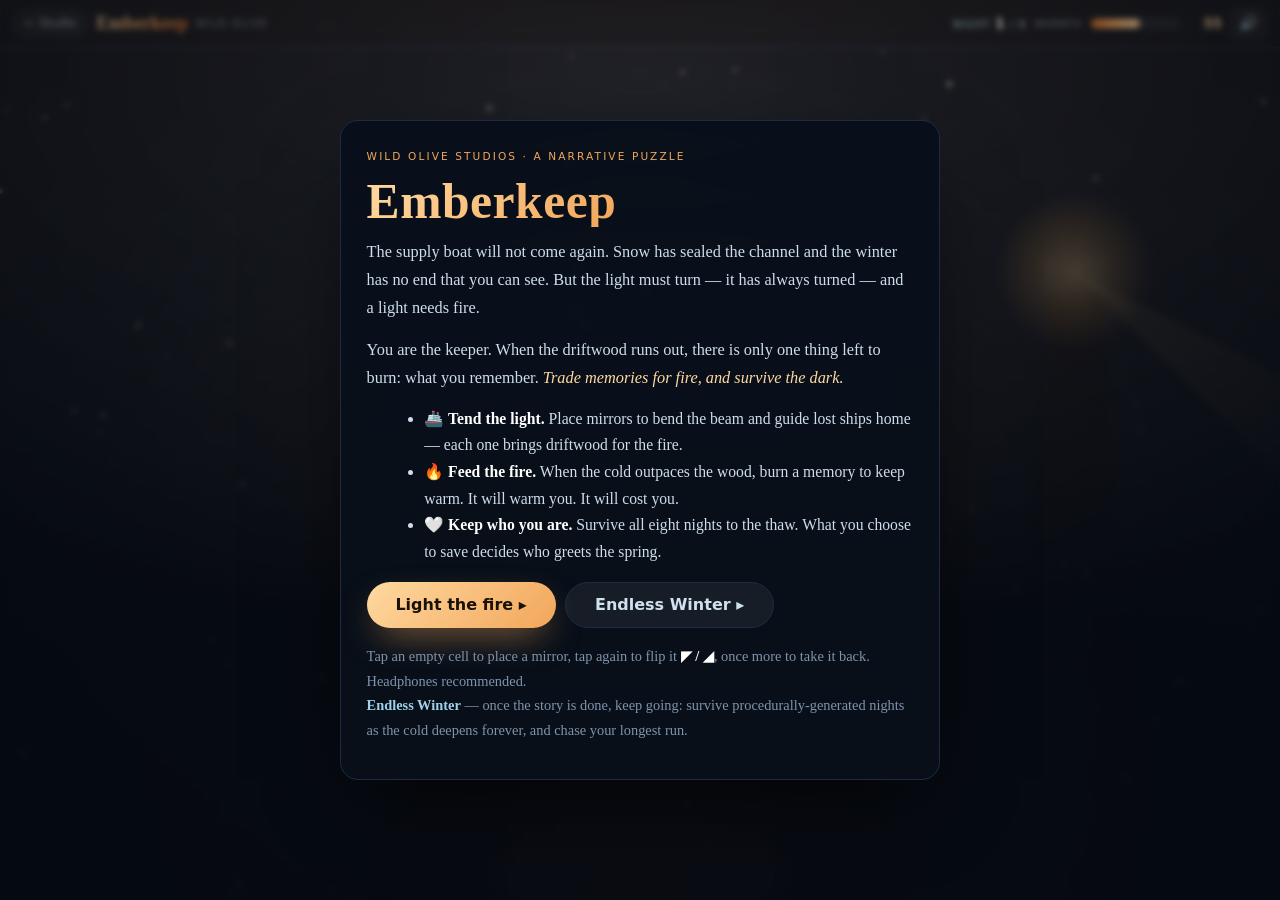
<file: docs/play/emberkeep/index.html>
<!DOCTYPE html>
<html lang="en">
<head>
<meta charset="UTF-8" />
<meta name="viewport" content="width=device-width, initial-scale=1.0, maximum-scale=1.0, user-scalable=no" />
<meta http-equiv="Content-Security-Policy" content="default-src 'none'; script-src 'unsafe-inline'; style-src 'unsafe-inline'; img-src 'self'; base-uri 'none'; form-action 'none'; object-src 'none'" />
<meta name="referrer" content="strict-origin-when-cross-origin" />
<meta name="description" content="Emberkeep — a moody narrative puzzle from Wild Olive Studios. A lighthouse keeper trades memories for fire to survive an endless winter. Route the beam to guide ships home, and decide what you can bear to burn. A story you feel as much as solve." />
<title>Emberkeep — Wild Olive Studios</title>
<link rel="icon" type="image/svg+xml" href="../../assets/favicon.svg" />
<style>
  :root{
    --ember:#f2a65a; --ember2:#d2641b; --gold:#ffd9a0; --flame:#ff8a3d;
    --ice:#9fd2e6; --ice2:#5b8fb0; --snow:#e9f1f6;
    --ink:#0a0f17; --bg:#060a12; --bg2:#0b1422;
    --panel:#0e1726; --panel2:#0a1320; --line:#1d2c44;
    --paper:#dfe8f2; --muted:#7f93ad;
    --good:#7fcf9b; --bad:#e76f6f; --warn:#e7b75f;
    --font:"Iowan Old Style","Palatino Linotype",Palatino,Georgia,serif;
    --ui:system-ui,-apple-system,"Segoe UI",sans-serif;
  }
  *{ box-sizing:border-box; margin:0; -webkit-tap-highlight-color:transparent; }
  html,body{ height:100%; }
  body{
    font-family:var(--ui); color:var(--paper); background:var(--bg);
    overflow:hidden; user-select:none; -webkit-user-select:none;
  }
  #bg{ position:fixed; inset:0; width:100%; height:100%; z-index:0; display:block; }

  #app{ position:relative; z-index:2; display:grid; grid-template-rows:auto 1fr; height:100dvh; }

  /* ---------------- top bar ---------------- */
  #topbar{
    display:flex; align-items:center; gap:.5rem; flex-wrap:wrap;
    padding:.5rem .8rem; background:linear-gradient(180deg,rgba(8,13,22,.85),rgba(8,13,22,.45));
    border-bottom:1px solid var(--line); backdrop-filter:blur(4px); z-index:30;
  }
  .back{ font-size:.74rem; color:#a9c0d6; text-decoration:none; background:rgba(255,255,255,.04);
    padding:.32rem .7rem; border-radius:999px; border:1px solid var(--line); font-family:var(--ui); }
  .back:hover{ color:#fff; }
  .brand{ display:flex; align-items:center; gap:.5rem; margin-right:.3rem; }
  .brand b{ font-family:var(--font); font-size:1.12rem; letter-spacing:.02em;
    background:linear-gradient(135deg,var(--gold),var(--ember),var(--ember2));
    -webkit-background-clip:text; background-clip:text; color:transparent; }
  .brand span{ font-size:.6rem; color:#6f86a0; letter-spacing:.16em; text-transform:uppercase; }
  .spacer{ flex:1; }

  .night{ font-size:.62rem; letter-spacing:.12em; text-transform:uppercase; color:var(--ice); }
  .night b{ color:#fff; font-size:.86rem; }

  /* warmth meter */
  .warmth{ display:flex; align-items:center; gap:.5rem; min-width:160px; }
  .warmth .lbl{ font-size:.58rem; letter-spacing:.1em; text-transform:uppercase; color:var(--muted); }
  .wbar{ position:relative; flex:1; height:11px; border-radius:999px; background:rgba(255,255,255,.06);
    overflow:hidden; border:1px solid var(--line); min-width:90px; }
  .wbar > i{ display:block; height:100%; border-radius:999px;
    background:linear-gradient(90deg,var(--ember2),var(--ember),var(--gold)); transition:width .5s ease; }
  .wbar.cold > i{ background:linear-gradient(90deg,#3a5670,var(--ice2),var(--ice)); }
  .wnum{ font-size:.84rem; font-weight:700; color:var(--gold); min-width:34px; text-align:right; }
  .wbar.cold ~ .wnum{ color:var(--ice); }

  .iconbtn{ font-family:var(--ui); cursor:pointer; border:1px solid var(--line);
    background:rgba(255,255,255,.04); color:#cfe0ef; border-radius:8px; padding:.34rem .5rem; font-size:.95rem; }
  .iconbtn:hover{ color:#fff; }

  /* ---------------- stage ---------------- */
  #stage{ position:relative; min-height:0; display:grid; place-items:center; padding:.6rem; }

  /* puzzle layout */
  #puzzle{ display:none; flex-direction:column; align-items:center; gap:.6rem; width:100%; height:100%;
    justify-content:center; }
  #puzzle.show{ display:flex; }
  #boardWrap{ position:relative; }
  #board{ display:block; touch-action:manipulation; border-radius:14px;
    box-shadow:0 22px 70px -28px rgba(0,0,0,.9); }
  .hint{ font-family:var(--font); font-size:.96rem; color:#cdddec; text-align:center; max-width:560px;
    line-height:1.45; min-height:1.4em; }
  .hint b{ color:var(--gold); }
  .tray{ display:flex; align-items:center; gap:.6rem; flex-wrap:wrap; justify-content:center;
    background:rgba(8,13,22,.6); border:1px solid var(--line); padding:.5rem .7rem; border-radius:14px;
    backdrop-filter:blur(4px); }
  .trayItem{ display:flex; align-items:center; gap:.4rem; font-size:.82rem; color:#bcd0e3; }
  .trayItem .swatch{ width:26px; height:26px; border-radius:7px; display:grid; place-items:center;
    background:rgba(255,255,255,.05); border:1px solid var(--line); font-size:1rem; color:var(--ice); }
  .trayItem b{ color:#fff; font-size:.95rem; }
  .lit{ color:var(--gold); }
  .lit b{ color:var(--gold); }
  .cta{ cursor:pointer; font-family:var(--ui); font-weight:700; font-size:.86rem; color:#1a1206;
    border:0; padding:.55rem 1.1rem; border-radius:999px;
    background:linear-gradient(135deg,var(--gold),var(--ember)); box-shadow:0 10px 26px -10px rgba(242,166,90,.7); }
  .cta:hover{ transform:translateY(-1px); }
  .cta.ghost{ background:rgba(255,255,255,.06); color:#cfe0ef; box-shadow:none; border:1px solid var(--line); }
  .traybtns{ display:flex; gap:.5rem; align-items:center; }

  /* ---------------- narrative sheets ---------------- */
  .screen{ position:absolute; inset:0; display:grid; place-items:center; z-index:50; padding:1.1rem;
    background:radial-gradient(130% 90% at 50% 8%, rgba(242,166,90,.10), rgba(6,10,18,.92) 70%);
    backdrop-filter:blur(3px); }
  .screen.hidden{ display:none; }
  .sheet{ max-width:600px; width:100%; background:rgba(9,15,26,.94); border:1px solid var(--line);
    border-radius:18px; padding:1.7rem 1.6rem 1.4rem; max-height:92dvh; overflow:auto;
    box-shadow:0 30px 90px -30px rgba(0,0,0,.9); }
  .sheet .kick{ color:var(--ember); font-size:.66rem; letter-spacing:.2em; text-transform:uppercase;
    margin-bottom:.7rem; font-family:var(--ui); }
  .sheet h1{ font-family:var(--font); font-size:clamp(2rem,7vw,3.1rem); line-height:1; letter-spacing:.01em;
    margin-bottom:.7rem; font-weight:600;
    background:linear-gradient(135deg,var(--gold),var(--ember),var(--ember2));
    -webkit-background-clip:text; background-clip:text; color:transparent; }
  .sheet h2{ font-family:var(--font); font-size:1.5rem; font-weight:600; margin-bottom:.6rem; color:#fff; }
  .sheet p{ font-family:var(--font); color:#cdddec; line-height:1.7; font-size:1.02rem; margin-bottom:.9rem; }
  .sheet p.small{ font-size:.9rem; color:var(--muted); }
  .sheet .em{ color:var(--gold); font-style:italic; }
  .sheet ul{ font-family:var(--font); color:#cdddec; line-height:1.7; font-size:.98rem; margin:.2rem 0 1rem 1.1rem; }
  .sheet ul b{ color:#fff; }
  .btns{ display:flex; gap:.6rem; flex-wrap:wrap; margin-top:.4rem; }
  .bigbtn{ cursor:pointer; font-family:var(--ui); font-weight:700; font-size:1rem; color:#1a1206;
    border:0; padding:.8rem 1.8rem; border-radius:999px;
    background:linear-gradient(135deg,var(--gold),var(--ember));
    box-shadow:0 14px 36px -12px rgba(242,166,90,.7); }
  .bigbtn:hover{ transform:translateY(-2px); }
  .bigbtn.alt{ background:rgba(255,255,255,.06); color:#cfe0ef; box-shadow:none; border:1px solid var(--line); }

  /* status block (hearth) */
  .status{ display:flex; gap:.7rem; flex-wrap:wrap; margin:.2rem 0 1.1rem; }
  .stat{ flex:1; min-width:120px; background:rgba(255,255,255,.03); border:1px solid var(--line);
    border-radius:12px; padding:.6rem .75rem; }
  .stat .k{ font-size:.58rem; letter-spacing:.12em; text-transform:uppercase; color:var(--muted); font-family:var(--ui); }
  .stat .v{ font-family:var(--font); font-size:1.5rem; font-weight:700; }
  .v.warm{ color:var(--gold); } .v.cold{ color:var(--ice); } .v.dim{ color:#9fb0c4; }

  /* memory cards */
  .shelfHead{ display:flex; align-items:baseline; justify-content:space-between; margin:.4rem 0 .55rem; }
  .shelf{ display:grid; grid-template-columns:1fr; gap:.5rem; }
  .mem{ display:flex; align-items:center; gap:.7rem; background:rgba(255,255,255,.03);
    border:1px solid var(--line); border-radius:13px; padding:.6rem .7rem; }
  .mem .glyph{ width:40px; height:40px; flex:none; border-radius:10px; display:grid; place-items:center;
    font-size:1.3rem; background:radial-gradient(circle at 50% 35%, rgba(242,166,90,.25), rgba(255,255,255,.02));
    border:1px solid var(--line); }
  .mem .txt{ flex:1; min-width:0; }
  .mem .ttl{ font-family:var(--font); font-size:1rem; color:#fff; }
  .mem .desc{ font-family:var(--font); font-size:.82rem; color:var(--muted); font-style:italic; line-height:1.4; }
  .mem .heat{ font-size:.62rem; letter-spacing:.08em; text-transform:uppercase; color:var(--ember); margin-top:.15rem; font-family:var(--ui); }
  .burnbtn{ cursor:pointer; flex:none; font-family:var(--ui); font-weight:700; font-size:.78rem; color:#1a1206;
    border:0; padding:.5rem .8rem; border-radius:10px; background:linear-gradient(135deg,var(--flame),var(--ember2)); }
  .burnbtn:hover{ filter:brightness(1.1); }
  .mem.gone{ opacity:.4; }
  .mem.gone .ttl{ text-decoration:line-through; color:var(--muted); }
  .ashtag{ font-size:.7rem; color:var(--muted); font-style:italic; font-family:var(--font); }

  /* toast */
  #toasts{ position:fixed; left:50%; bottom:18px; transform:translateX(-50%); z-index:60;
    display:flex; flex-direction:column; gap:.4rem; align-items:center; pointer-events:none; }
  .toast{ background:rgba(9,15,26,.95); border:1px solid var(--line); border-left:3px solid var(--ember);
    padding:.55rem .9rem; border-radius:11px; font-size:.86rem; font-family:var(--font); max-width:88vw;
    animation:tin .35s ease; }
  .toast.good{ border-left-color:var(--good); } .toast.bad{ border-left-color:var(--bad); }
  .toast.cold{ border-left-color:var(--ice); }
  @keyframes tin{ from{opacity:0; transform:translateY(10px);} to{opacity:1;} }

  @media (max-width:600px){
    .brand span{ display:none; }
    .sheet{ padding:1.3rem 1.1rem 1.1rem; }
    .sheet p{ font-size:.96rem; }
  }
  @media (prefers-reduced-motion: reduce){
    *{ animation:none !important; transition:none !important; }
  }
</style>
</head>
<body>
<canvas id="bg"></canvas>

<div id="app">
  <!-- ===================== TOP BAR ===================== -->
  <header id="topbar">
    <a class="back" href="../../#games">← Studio</a>
    <div class="brand"><b>Emberkeep</b><span>Wild Olive</span></div>
    <div class="spacer"></div>
    <div class="night">Night <b id="uiNight">1</b> / 8</div>
    <div class="warmth">
      <span class="lbl">Warmth</span>
      <div class="wbar" id="wbar"><i id="wfill" style="width:55%"></i></div>
      <span class="wnum" id="uiWarm">55</span>
    </div>
    <button class="iconbtn" id="soundBtn" title="Sound on/off">🔊</button>
  </header>

  <!-- ===================== STAGE ===================== -->
  <div id="stage">
    <!-- the light-routing puzzle -->
    <div id="puzzle">
      <div class="hint" id="hint">Guide the lost ship home.</div>
      <div id="boardWrap"><canvas id="board"></canvas></div>
      <div class="tray">
        <div class="trayItem"><span class="swatch">◧</span> Mirrors left <b id="uiMirrors">0</b></div>
        <div class="trayItem"><span class="swatch lit" style="color:var(--gold)">⌖</span> Ships guided <span class="lit"><b id="uiShips">0</b>/<b id="uiShipsTot">0</b></span></div>
        <div class="traybtns">
          <button class="cta ghost" id="resetBtn">Clear mirrors</button>
          <button class="cta" id="confirmBtn">Guide them home ▸</button>
        </div>
      </div>
    </div>
  </div>
</div>

<!-- ===================== TITLE ===================== -->
<div class="screen" id="titleScreen">
  <div class="sheet">
    <p class="kick">Wild Olive Studios · A narrative puzzle</p>
    <h1>Emberkeep</h1>
    <p>The supply boat will not come again. Snow has sealed the channel and the winter has
      no end that you can see. But the light must turn — it has always turned — and a light
      needs fire.</p>
    <p>You are the keeper. When the driftwood runs out, there is only one thing left to burn:
      what you remember. <span class="em">Trade memories for fire, and survive the dark.</span></p>
    <ul>
      <li>🚢 <b>Tend the light.</b> Place mirrors to bend the beam and guide lost ships home — each one brings driftwood for the fire.</li>
      <li>🔥 <b>Feed the fire.</b> When the cold outpaces the wood, burn a memory to keep warm. It will warm you. It will cost you.</li>
      <li>🤍 <b>Keep who you are.</b> Survive all eight nights to the thaw. What you choose to save decides who greets the spring.</li>
    </ul>
    <div class="btns">
      <button class="bigbtn" id="continueBtn" style="display:none">Return to the keep ▸</button>
      <button class="bigbtn" id="startBtn">Light the fire ▸</button>
      <button class="bigbtn alt" id="newBtn" style="display:none">Begin again</button>
      <button class="bigbtn alt" id="endlessTitleBtn">Endless Winter ▸</button>
    </div>
    <p class="small" style="margin-top:1rem">Tap an empty cell to place a mirror, tap again to flip it
      <b style="color:#fff">◤ / ◢</b>, once more to take it back. Headphones recommended.<br>
      <b style="color:var(--ice)">Endless Winter</b> — once the story is done, keep going: survive
      procedurally-generated nights as the cold deepens forever, and chase your longest run.</p>
  </div>
</div>

<!-- ===================== INTRO (per-night narrative) ===================== -->
<div class="screen hidden" id="introScreen">
  <div class="sheet">
    <p class="kick" id="introKick">The deep winter</p>
    <h1 id="introTitle">Night</h1>
    <p id="introBody"></p>
    <div class="btns"><button class="bigbtn" id="introBtn">Climb to the lamp ▸</button></div>
  </div>
</div>

<!-- ===================== HEARTH (burn memories) ===================== -->
<div class="screen hidden" id="hearthScreen">
  <div class="sheet">
    <p class="kick">The hearth</p>
    <h1 id="hearthTitle">The long night</h1>
    <p id="hearthBody"></p>
    <div class="status">
      <div class="stat"><div class="k">Warmth now</div><div class="v warm" id="hWarm">0</div></div>
      <div class="stat"><div class="k">The night will take</div><div class="v cold" id="hDrain">0</div></div>
      <div class="stat"><div class="k">You'll wake with</div><div class="v dim" id="hProj">0</div></div>
    </div>
    <div class="shelfHead">
      <h2 style="margin:0">Your memories</h2>
      <span class="ashtag" id="memCount"></span>
    </div>
    <div class="shelf" id="shelf"></div>
    <div class="btns" style="margin-top:1.1rem">
      <button class="bigbtn" id="endureBtn">Endure the night ▸</button>
    </div>
    <p class="small" id="hearthWarn"></p>
  </div>
</div>

<!-- ===================== DAWN (results) ===================== -->
<div class="screen hidden" id="dawnScreen">
  <div class="sheet">
    <p class="kick" id="dawnKick">Morning</p>
    <h1 id="dawnTitle">You wake</h1>
    <p id="dawnBody"></p>
    <div class="btns"><button class="bigbtn" id="dawnBtn">Face the next night ▸</button></div>
  </div>
</div>

<!-- ===================== END ===================== -->
<div class="screen hidden" id="endScreen">
  <div class="sheet">
    <p class="kick" id="endKick">An ending</p>
    <h1 id="endTitle"></h1>
    <p id="endBody"></p>
    <div class="status" id="endStats"></div>
    <div class="btns">
      <button class="bigbtn" id="endlessBtn" style="display:none">Walk back into the winter ▸</button>
      <button class="bigbtn alt" id="endBtn">Keep the light again ▸</button>
    </div>
  </div>
</div>

<div id="toasts"></div>

<script>
"use strict";
/* ============================================================================
   EMBERKEEP — a moody narrative puzzle
   Wild Olive Studios · single-file HTML5 (vanilla JS + Canvas 2D)
   ----------------------------------------------------------------------------
   A lighthouse keeper survives an endless winter by keeping the fire alive.
   Each night you route the lamp's beam through mirrors to guide lost ships home
   (the puzzle) — every ship brings driftwood (warmth). When the deepening cold
   outpaces the wood, you must burn your own memories to keep warm — losing
   pieces of who you are. Survive eight nights to the thaw; what you keep decides
   the ending.

   Sections:  CONFIG · DATA (levels, memories, narrative) · STATE · SAVE
              AUDIO · AMBIENT RENDER · BOARD (beam sim + render + input)
              PHASES / UI · INIT
   ========================================================================== */

/* ----------------------------- CONFIG ------------------------------------ */
const GW = 7, GH = 7;            // puzzle grid
const WARM_MAX = 100;
const WARM_START = 55;
const DRIFT_PER_SHIP = 9;        // warmth per ship guided home
const TOTAL_NIGHTS = 8;

// the cold deepens; how much warmth each night drains. Tuned (with a headless
// solver/economy sim) so that perfect light-keeping reaches the thaw having kept
// most memories, weaker play forces ever-harder sacrifices, and even a player
// who guides no ships can survive by burning everything — but refusing to burn
// while freezing means death.
const DRAIN = [18, 22, 27, 33, 40, 48, 57, 67];

const $ = id => document.getElementById(id);

/* --------------------------- DATA: LEVELS -------------------------------- */
/* Each level is solvable by construction: a beam polyline with mirror turns.
   x,y in 0..6 (left→right, top→bottom). dir: N/E/S/W.
   ships are "transparent collectors" — the beam lights them and continues, so a
   single routed path can thread through several. `mirrors` = pool the player has.
   `rocks` block the beam. `fixed` mirrors (if any) can't be moved.            */
const LEVELS = [
  { // Night 1 — straight shot, teaches "beam → ship"
    lamp:{x:0,y:3,dir:"E"}, ships:[{x:3,y:3},{x:6,y:3}], rocks:[], mirrors:1,
  },
  { // Night 2 — one bend, teaches mirrors
    lamp:{x:3,y:6,dir:"N"}, ships:[{x:3,y:4},{x:0,y:2}], rocks:[{x:5,y:5}], mirrors:2,
  },
  { // Night 3 — two bends
    lamp:{x:3,y:6,dir:"N"}, ships:[{x:3,y:4},{x:1,y:1},{x:0,y:4}],
    rocks:[{x:5,y:2},{x:6,y:5}], mirrors:3,
  },
  { // Night 4 — U-shape
    lamp:{x:0,y:0,dir:"S"}, ships:[{x:0,y:2},{x:3,y:4},{x:5,y:2}],
    rocks:[{x:2,y:2},{x:6,y:6}], mirrors:3,
  },
  { // Night 5 — staircase
    lamp:{x:0,y:3,dir:"E"}, ships:[{x:2,y:3},{x:4,y:2},{x:2,y:1},{x:1,y:4}],
    rocks:[{x:6,y:0},{x:6,y:6},{x:0,y:6}], mirrors:4,
  },
  { // Night 6 — long sweep
    lamp:{x:6,y:6,dir:"N"}, ships:[{x:6,y:5},{x:3,y:3},{x:1,y:4},{x:4,y:5}],
    rocks:[{x:0,y:0},{x:3,y:1}], mirrors:4,
  },
  { // Night 7 — spiral inward
    lamp:{x:0,y:6,dir:"N"}, ships:[{x:0,y:3},{x:2,y:1},{x:4,y:3},{x:3,y:4}],
    rocks:[{x:6,y:6},{x:6,y:0},{x:2,y:6}], mirrors:5,
  },
  { // Night 8 — the last deep night
    lamp:{x:3,y:6,dir:"N"}, ships:[{x:3,y:4},{x:4,y:2},{x:5,y:4},{x:2,y:5}],
    rocks:[{x:0,y:0},{x:6,y:6},{x:6,y:0},{x:0,y:3}], mirrors:5,
  },
];

/* --------------------------- DATA: MEMORIES ------------------------------ */
/* Ordered from the small & tender to the core of the self. The hottest burn
   last by player necessity — that is the story. `warmth` = warmth gained.      */
const MEMORIES = [
  { id:"first",  glyph:"🗼", title:"The first sight of the keep",
    desc:"the lighthouse rising white from the headland, the day you came",
    warmth:14, ash:"You forget arriving. It feels, now, like you were always here." },
  { id:"bread",  glyph:"🥖", title:"The bakery at dawn",
    desc:"warm bread through a frosted window, before the village slept",
    warmth:16, ash:"The smell of it goes. You can't recall if it was rye or white." },
  { id:"shell",  glyph:"🐚", title:"Learning to swim",
    desc:"cold green water, a hand under your belly that would not let go",
    warmth:18, ash:"The water closes over the memory. Whose hand was it?" },
  { id:"lullaby",glyph:"🎵", title:"Your mother's lullaby",
    desc:"a tune with no words now, hummed against your hair",
    warmth:22, ash:"The melody unravels into the wind and is gone." },
  { id:"wed",    glyph:"💍", title:"The harbour wedding",
    desc:"salt in the air, her hand cold and certain in yours",
    warmth:28, ash:"The vows scatter. A ring with no finger to it." },
  { id:"laugh",  glyph:"🌊", title:"Eline's laugh",
    desc:"the sound she made when the gulls stole your supper",
    warmth:32, ash:"The laugh fades to a shape of a sound. Then to nothing." },
  { id:"step",   glyph:"👣", title:"A first step",
    desc:"small hands let go of the table, and the whole world held its breath",
    warmth:36, ash:"You reach for the small face and find only firelight." },
  { id:"name",   glyph:"📜", title:"Your own name",
    desc:"the word others called you, the one you answered to",
    warmth:42, ash:"You open your mouth to say it and nothing comes." },
  { id:"why",    glyph:"🕯️", title:"Why you keep the light",
    desc:"the reason. the one you have never once let go of",
    warmth:52, ash:"You no longer know who the light is for. Only that it must burn." },
];

/* --------------------------- DATA: NARRATIVE ----------------------------- */
const INTROS = [
  "The supply boat did not come. It will not come now — snow has sealed the channel and the calendar has lost its pages. But the light must turn. It has always turned. You climb the stairs with the cold pressing at your back.",
  "Frost has crept across the inside of the glass. You scrape it with a thumbnail and find, beneath, the sea: black, patient, waiting. Somewhere out there a boat is looking for you.",
  "You dreamed of a warm room and a door that opened inward. You woke with your hands cupped over dead coals, holding nothing, the way one holds water.",
  "The cold has a sound now — a low note beneath the wind. The driftwood is almost gone. You are beginning to understand what the winter is asking of you.",
  "You catch your reflection in the curve of the lamp glass and do not, for a moment, know the face. You feed the fire and the face returns. A little smaller than before.",
  "The ships come more often now, or you only imagine them. Each light you bring home buys another night. Each night takes something you cannot quite name.",
  "There is so little left to burn. You hold each memory up to the firelight and weigh it: this one — or one more night. The wind decides nothing. Only you.",
  "This is the last of the deep nights. After it, the thaw — if you are still here to meet it. You climb the stairs one final time. The fire waits, hungry. So does the dark.",
];

/* --------------------------- STATE --------------------------------------- */
const S = {
  night:1, warmth:WARM_START,
  burned:{},          // memory id -> true
  phase:"title",
  sound:false,
  shipsThisNight:0,    // guided count carried into hearth
  endless:false,       // Endless Winter survival mode (no thaw)
};

/* board sub-state */
const B = {
  level:null, placed:new Map(),   // "x,y" -> "/" or "\"
  beam:[], lit:new Set(), cs:64, pad:0,
};

/* --------------------------- SAVE ---------------------------------------- */
const SAVE_KEY = "emberkeep.save.v1";
function saveGame(){
  try{
    localStorage.setItem(SAVE_KEY, JSON.stringify({
      night:S.night, warmth:S.warmth, burned:S.burned, endless:S.endless, phase:"intro",
    }));
  }catch(e){}
}
function loadSave(){
  try{ const r=localStorage.getItem(SAVE_KEY); return r?JSON.parse(r):null; }catch(e){ return null; }
}
function clearSave(){ try{ localStorage.removeItem(SAVE_KEY); }catch(e){} }
function memoriesLeft(){ return MEMORIES.filter(m=>!S.burned[m.id]).length; }
function loadBest(){ try{ return parseInt(localStorage.getItem("emberkeep.best.v1"))||0; }catch(e){ return 0; } }
function saveBest(n){ try{ if(n>loadBest()) localStorage.setItem("emberkeep.best.v1", String(n)); }catch(e){} }

/* ---------------- LEVEL & DRAIN PROVIDERS (campaign + endless) -----------
   Nights 1–8 of the story use the hand-authored LEVELS. Endless Winter (and any
   night past the authored set) draws on a procedural generator that builds
   guaranteed-solvable beam puzzles of escalating difficulty. The cold curve is
   the tuned DRAIN array for the story, and a forever-deepening formula for
   endless.                                                                     */
const ENDLESS_INTROS = [
  "The thaw was a lie the wind told. The ice closes again behind the last boat, and the dark settles back over the keep like a held breath. How long can one light last?",
  "There is no calendar any more, only nights. You stopped counting what you've burned. You keep counting the nights.",
  "The cold has learned your name — the one you may already have given away. It comes earlier each evening now, and stays later.",
  "Somewhere a boat still searches for the shore. You cannot remember if it is coming to you or leaving. You light the lamp regardless.",
  "Each night the sea brings less wood and the dark asks for more. You climb the stairs because there is nothing else left that is yours to do.",
  "You are no longer sure whether you keep the light, or the light keeps you. Either way: it must not go out.",
];
function diffFor(n){
  return {
    turns: Math.min(5, 1 + Math.floor(n/3)),
    ships: Math.min(6, 2 + Math.floor(n/2)),
    rocks: Math.min(6, Math.floor(n/2)),
    spare: n<6 ? 2 : 1,
  };
}
function levelFor(n){
  if(!S.endless && n<=LEVELS.length) return LEVELS[n-1];
  const d=diffFor(n);
  return genLevel(d.turns, d.ships, d.rocks, d.spare);
}
function drainFor(n){
  if(S.endless) return Math.round(14 + (n-1)*5 + Math.pow(Math.max(0,n-1),1.5)*0.7);
  return DRAIN[n-1];
}

/* --------------------------- AUDIO --------------------------------------- */
/* Procedural ambient: filtered-noise wind + low sea swell, plus fire crackle
   and soft UI tones. No audio files; gated behind a user gesture; mutable.    */
const AUDIO = (()=> {
  let ctx=null, master=null, windGain=null, started=false, crackleTimer=0, raf=0;
  function ensure(){
    if(ctx) return;
    try{
      ctx = new (window.AudioContext||window.webkitAudioContext)();
      master = ctx.createGain(); master.gain.value = 0.0; master.connect(ctx.destination);
      // wind: brown-ish noise through a slow-wandering lowpass
      const buf = ctx.createBuffer(1, ctx.sampleRate*3, ctx.sampleRate);
      const d = buf.getChannelData(0); let last=0;
      for(let i=0;i<d.length;i++){ const w=Math.random()*2-1; last=(last+0.02*w)/1.02; d[i]=last*3.2; }
      const src = ctx.createBufferSource(); src.buffer=buf; src.loop=true;
      const lp = ctx.createBiquadFilter(); lp.type="lowpass"; lp.frequency.value=420; lp.Q.value=0.6;
      windGain = ctx.createGain(); windGain.gain.value=0.35;
      src.connect(lp); lp.connect(windGain); windGain.connect(master); src.start();
      // gentle LFO on the filter so the wind breathes
      const lfo = ctx.createOscillator(); lfo.frequency.value=0.06;
      const lfoG = ctx.createGain(); lfoG.gain.value=180;
      lfo.connect(lfoG); lfoG.connect(lp.frequency); lfo.start();
      started=true;
      loop();
    }catch(e){ ctx=null; }
  }
  function loop(){
    if(!ctx) return;
    raf = requestAnimationFrame(loop);
    // occasional fire crackle when warm
    crackleTimer--;
    if(crackleTimer<=0 && master.gain.value>0.001){
      crackleTimer = 18 + Math.random()*70;
      const warmth = (typeof S!=="undefined") ? S.warmth/100 : 0.5;
      if(Math.random() < 0.35 + warmth*0.4) crackle(warmth);
    }
  }
  function crackle(warmth){
    if(!ctx||!master) return;
    const t=ctx.currentTime;
    const o=ctx.createOscillator(); o.type="triangle";
    o.frequency.setValueAtTime(120+Math.random()*340, t);
    const g=ctx.createGain();
    g.gain.setValueAtTime(0.0,t);
    g.gain.linearRampToValueAtTime(0.05+0.06*warmth, t+0.005);
    g.gain.exponentialRampToValueAtTime(0.0005, t+0.06+Math.random()*0.08);
    o.connect(g); g.connect(master); o.start(t); o.stop(t+0.2);
  }
  function tone(freq, dur, type, vol){
    if(!ctx||master.gain.value<=0.001) return;
    const t=ctx.currentTime;
    const o=ctx.createOscillator(); o.type=type||"sine"; o.frequency.value=freq;
    const g=ctx.createGain(); g.gain.setValueAtTime(0,t);
    g.gain.linearRampToValueAtTime(vol||0.12, t+0.02);
    g.gain.exponentialRampToValueAtTime(0.0005, t+(dur||0.3));
    o.connect(g); g.connect(master); o.start(t); o.stop(t+(dur||0.3)+0.05);
  }
  return {
    start(){ ensure(); if(ctx&&ctx.state==="suspended") ctx.resume(); },
    setOn(on){ ensure(); if(!ctx) return; master.gain.setTargetAtTime(on?0.5:0.0, ctx.currentTime, 0.4); },
    // small palette of cues
    place(){ tone(330,0.12,"sine",0.07); },
    flip(){ tone(440,0.1,"sine",0.06); },
    ship(){ tone(523,0.18,"sine",0.10); setTimeout(()=>tone(784,0.3,"sine",0.09),90); },
    solve(){ [523,659,784,1047].forEach((f,i)=>setTimeout(()=>tone(f,0.4,"sine",0.09),i*110)); },
    burn(){ tone(180,0.5,"sawtooth",0.05); for(let i=0;i<5;i++) setTimeout(()=>crackle(1),i*40); },
    chime(){ [392,494,587].forEach((f,i)=>setTimeout(()=>tone(f,0.6,"sine",0.08),i*140)); },
    knell(){ tone(110,1.4,"sine",0.14); setTimeout(()=>tone(82,1.8,"sine",0.12),200); },
  };
})();

/* --------------------------- TOAST --------------------------------------- */
function toast(msg, kind){
  const el=document.createElement("div");
  el.className="toast"+(kind?" "+kind:"");
  el.textContent=msg;
  $("toasts").appendChild(el);
  setTimeout(()=>{ el.style.transition="opacity .5s"; el.style.opacity="0";
    setTimeout(()=>el.remove(),500); }, 2600);
}

/* ====================== AMBIENT BACKDROP RENDER ========================== */
/* A persistent moody scene behind everything: night sky, sea, the lighthouse
   silhouette with a warm beam, drifting snow, and a hearth glow whose strength
   follows your warmth. Cheap; runs every frame.                               */
const bg = $("bg"), bx = bg.getContext("2d");
let bgW=0, bgH=0, dpr=1, flakes=[], t0=performance.now();
const reduced = window.matchMedia("(prefers-reduced-motion: reduce)").matches;

function resizeBG(){
  dpr = Math.min(2, window.devicePixelRatio||1);
  bgW = window.innerWidth; bgH = window.innerHeight;
  bg.width = bgW*dpr; bg.height = bgH*dpr;
  bg.style.width=bgW+"px"; bg.style.height=bgH+"px";
  bx.setTransform(dpr,0,0,dpr,0,0);
  // snow density grows with the deepening winter
  const n = Math.floor((bgW*bgH)/14000) + (S.night-1)*14;
  flakes = [];
  for(let i=0;i<n;i++) flakes.push(newFlake(true));
}
function newFlake(spawnAnywhere){
  return {
    x: Math.random()*bgW,
    y: spawnAnywhere ? Math.random()*bgH : -8,
    r: 0.6 + Math.random()*2.2,
    sp: 14 + Math.random()*44,
    drift: (Math.random()*2-1)*16,
    ph: Math.random()*Math.PI*2,
  };
}

function drawBG(now){
  const dt = Math.min(0.05, (now - t0)/1000); t0 = now;
  const time = now/1000;
  const warmthN = S.warmth/100;            // 0..1
  const winterN = (S.night-1)/(TOTAL_NIGHTS-1);

  // sky gradient — colder/darker as winter deepens
  const sky = bx.createLinearGradient(0,0,0,bgH);
  sky.addColorStop(0, mix("#0a1426","#05080f", winterN));
  sky.addColorStop(0.55, mix("#0b1828","#070b14", winterN));
  sky.addColorStop(1, "#04070d");
  bx.fillStyle = sky; bx.fillRect(0,0,bgW,bgH);

  // a few cold stars
  bx.save();
  for(let i=0;i<40;i++){
    const sx=((i*97.13)%bgW), sy=((i*53.7)%(bgH*0.55));
    const tw = 0.4+0.6*Math.abs(Math.sin(time*0.6+i));
    bx.globalAlpha = 0.10 + 0.22*tw*(1-winterN*0.5);
    bx.fillStyle = "#bcd6ea";
    bx.fillRect(sx, sy, 1.4, 1.4);
  }
  bx.restore();

  const horizon = bgH*0.66;
  // sea
  const sea = bx.createLinearGradient(0,horizon,0,bgH);
  sea.addColorStop(0, "#08131f");
  sea.addColorStop(1, "#03060c");
  bx.fillStyle=sea; bx.fillRect(0,horizon,bgW,bgH-horizon);
  // sea glints
  bx.save(); bx.globalAlpha=0.5;
  for(let i=0;i<26;i++){
    const gy = horizon + ((i*i*13)% (bgH-horizon));
    const gx = (i*131.7 + Math.sin(time*0.5+i)*30) % bgW;
    bx.fillStyle = "rgba(120,160,190,0.16)";
    bx.fillRect(gx, gy, 18+(i%5)*8, 1);
  }
  bx.restore();

  // lighthouse on the right headland (silhouette)
  drawLighthouse(time, warmthN);

  // hearth glow rising from the bottom centre — strength follows warmth
  const gx = bgW*0.5, gy = bgH*1.02;
  const glow = bx.createRadialGradient(gx,gy, 10, gx,gy, bgH*0.85);
  const a = 0.10 + 0.34*warmthN;
  glow.addColorStop(0, `rgba(255,150,60,${a})`);
  glow.addColorStop(0.4, `rgba(210,100,27,${a*0.45})`);
  glow.addColorStop(1, "rgba(210,100,27,0)");
  bx.fillStyle=glow; bx.fillRect(0,0,bgW,bgH);

  // snow
  bx.save();
  bx.fillStyle="rgba(233,241,246,0.85)";
  for(const f of flakes){
    if(!reduced){
      f.y += f.sp*dt;
      f.x += (f.drift + Math.sin(time*0.7+f.ph)*10)*dt;
    }
    if(f.y > bgH+6){ Object.assign(f, newFlake(false)); }
    if(f.x < -8) f.x = bgW+8; if(f.x>bgW+8) f.x=-8;
    bx.globalAlpha = 0.35 + (f.r/2.8)*0.5;
    bx.beginPath(); bx.arc(f.x, f.y, f.r, 0, Math.PI*2); bx.fill();
  }
  bx.restore();

  // cold vignette
  const vg = bx.createRadialGradient(bgW/2,bgH*0.42, bgH*0.2, bgW/2,bgH*0.5, bgH*0.95);
  vg.addColorStop(0,"rgba(0,0,0,0)");
  vg.addColorStop(1,`rgba(2,5,12,${0.55+0.2*(1-warmthN)})`);
  bx.fillStyle=vg; bx.fillRect(0,0,bgW,bgH);

  requestAnimationFrame(drawBG);
}

function drawLighthouse(time, warmthN){
  const baseX = bgW*0.84, horizon = bgH*0.66;
  const towerW = Math.max(34, bgW*0.05), towerH = bgH*0.34;
  const topY = horizon - towerH;
  bx.save();
  // headland
  bx.fillStyle="#060b13";
  bx.beginPath();
  bx.moveTo(baseX-towerW*2.4, horizon+30);
  bx.quadraticCurveTo(baseX, horizon-6, baseX+towerW*2.6, horizon+40);
  bx.lineTo(baseX+towerW*3, bgH); bx.lineTo(baseX-towerW*3, bgH); bx.closePath(); bx.fill();
  // tower
  bx.fillStyle="#0c121d";
  bx.beginPath();
  bx.moveTo(baseX-towerW*0.7, horizon);
  bx.lineTo(baseX-towerW*0.42, topY);
  bx.lineTo(baseX+towerW*0.42, topY);
  bx.lineTo(baseX+towerW*0.7, horizon);
  bx.closePath(); bx.fill();
  // lamp room
  const lampY = topY - towerW*0.5;
  bx.fillStyle="#11202e";
  bx.fillRect(baseX-towerW*0.5, lampY, towerW, towerW*0.55);
  // the light itself + sweeping beam
  const flick = 0.7 + 0.3*Math.sin(time*7)*Math.sin(time*2.3);
  const lr = (towerW*0.32)*(0.7+0.5*warmthN);
  const lampGlow = bx.createRadialGradient(baseX, lampY+towerW*0.25, 1, baseX, lampY+towerW*0.25, lr*4);
  lampGlow.addColorStop(0, `rgba(255,210,140,${(0.5+0.5*warmthN)*flick})`);
  lampGlow.addColorStop(1, "rgba(255,160,60,0)");
  bx.fillStyle=lampGlow;
  bx.beginPath(); bx.arc(baseX, lampY+towerW*0.25, lr*4, 0, Math.PI*2); bx.fill();
  // rotating beam
  if(!reduced){
    const ang = (time*0.45)%(Math.PI*2);
    const sweep = 0.16;
    const cx = baseX, cy = lampY+towerW*0.25, len = bgW*0.9;
    const beam = bx.createLinearGradient(cx,cy, cx+Math.cos(ang)*len, cy+Math.sin(ang)*len);
    beam.addColorStop(0, `rgba(255,214,150,${0.16*(0.6+0.4*warmthN)})`);
    beam.addColorStop(1, "rgba(255,214,150,0)");
    bx.fillStyle=beam;
    bx.beginPath(); bx.moveTo(cx,cy);
    bx.lineTo(cx+Math.cos(ang-sweep)*len, cy+Math.sin(ang-sweep)*len);
    bx.lineTo(cx+Math.cos(ang+sweep)*len, cy+Math.sin(ang+sweep)*len);
    bx.closePath(); bx.fill();
  }
  bx.restore();
}

function mix(a,b,t){
  const ca=hx(a), cb=hx(b);
  const r=Math.round(ca[0]+(cb[0]-ca[0])*t);
  const g=Math.round(ca[1]+(cb[1]-ca[1])*t);
  const bl=Math.round(ca[2]+(cb[2]-ca[2])*t);
  return `rgb(${r},${g},${bl})`;
}
function hx(h){ h=h.replace("#",""); return [parseInt(h.slice(0,2),16),parseInt(h.slice(2,4),16),parseInt(h.slice(4,6),16)]; }

/* ====================== BOARD: beam sim + render + input ================= */
const board = $("board"), cx = board.getContext("2d");
const DIRV = { N:{x:0,y:-1}, S:{x:0,y:1}, E:{x:1,y:0}, W:{x:-1,y:0} };

function reflect(dir, t){
  // '/'  : E<->N, W<->S      '\' : E<->S, W<->N
  return (t==="/") ? {x:-dir.y, y:-dir.x} : {x:dir.y, y:dir.x};
}
function mirrorAt(x,y){
  const k=x+","+y;
  if(B.placed.has(k)) return B.placed.get(k);
  if(B.level.fixed){ const f=B.level.fixed.find(m=>m.x===x&&m.y===y); if(f) return f.t; }
  return null;
}
function isRock(x,y){ return B.level.rocks.some(r=>r.x===x&&r.y===y); }
function isShip(x,y){ return B.level.ships.some(s=>s.x===x&&s.y===y); }
function isLamp(x,y){ return B.level.lamp.x===x && B.level.lamp.y===y; }
function cellFree(x,y){ return !isRock(x,y) && !isShip(x,y) && !isLamp(x,y) &&
  !(B.level.fixed&&B.level.fixed.some(m=>m.x===x&&m.y===y)); }

function computeBeam(){
  const pts=[]; const lit=new Set();
  let x=B.level.lamp.x, y=B.level.lamp.y;
  let dir={...DIRV[B.level.lamp.dir]};
  pts.push({x,y});
  const seen=new Set();
  let guard=0;
  while(guard++ < GW*GH*8){
    const nx=x+dir.x, ny=y+dir.y;
    if(nx<0||ny<0||nx>=GW||ny>=GH){ pts.push({x:nx,y:ny}); break; }
    if(isRock(nx,ny)){ break; }
    const key=nx+","+ny+","+dir.x+","+dir.y;
    if(seen.has(key)) break;
    seen.add(key);
    if(isShip(nx,ny)) lit.add(nx+","+ny);
    const m=mirrorAt(nx,ny);
    x=nx; y=ny; pts.push({x,y});
    if(m) dir=reflect(dir,m);
  }
  B.beam=pts; B.lit=lit;
}

/* ---------------- PROCEDURAL PUZZLE GENERATOR ----------------------------
   Builds a guaranteed-solvable puzzle by *construction*: trace a random beam
   polyline of `turns` right-angle bends inside the grid, drop ships on the
   straight runs, and record the mirrors at the bends as the intended solution.
   The player gets that path's mirror count plus `spare`. Decoy rocks are placed
   only off the path. Every result is re-simulated with the intended mirrors to
   verify all ships light within budget before it's returned.                   */
function rnd(n){ return Math.floor(Math.random()*n); }
function shuffled(a){ a=a.slice(); for(let i=a.length-1;i>0;i--){ const j=rnd(i+1); const t=a[i]; a[i]=a[j]; a[j]=t; } return a; }
function mirrorFor(di, dOut){
  const f=reflect(di,"/"); if(f.x===dOut.x && f.y===dOut.y) return "/";
  const b=reflect(di,"\\"); if(b.x===dOut.x && b.y===dOut.y) return "\\";
  return null;   // not a 90° turn
}
// standalone beam sim (used to verify generated puzzles) — mirrors the engine above
function simBeam(level, placed){
  const rock=new Set(level.rocks.map(r=>r.x+","+r.y));
  const ship=new Set(level.ships.map(s=>s.x+","+s.y));
  const lit=new Set();
  let x=level.lamp.x, y=level.lamp.y, dir={...DIRV[level.lamp.dir]};
  const seen=new Set(); let g=0;
  while(g++ < GW*GH*8){
    const nx=x+dir.x, ny=y+dir.y;
    if(nx<0||ny<0||nx>=GW||ny>=GH) break;
    if(rock.has(nx+","+ny)) break;
    const k=nx+","+ny+","+dir.x+","+dir.y; if(seen.has(k)) break; seen.add(k);
    if(ship.has(nx+","+ny)) lit.add(nx+","+ny);
    const m=placed.get(nx+","+ny);
    x=nx; y=ny; if(m) dir=reflect(dir,m);
  }
  return lit;
}
function genLevel(turns, shipCount, rockCount, spare){
  for(let attempt=0; attempt<500; attempt++){
    // lamp on a random edge, beam pointing inward
    const edge=rnd(4); let lx,ly,ldir;
    if(edge===0){ lx=rnd(GW); ly=0;    ldir="S"; }
    else if(edge===1){ lx=GW-1; ly=rnd(GH); ldir="W"; }
    else if(edge===2){ lx=rnd(GW); ly=GH-1; ldir="N"; }
    else { lx=0; ly=rnd(GH); ldir="E"; }
    let cur={x:lx,y:ly}, dir={...DIRV[ldir]};
    const occupied=new Set([lx+","+ly]);
    const pathCells=[]; const solMirrors=new Map();
    let ok=true;
    for(let leg=0; leg<=turns; leg++){
      const isLast = leg===turns;
      // how far can we run straight from cur before leaving grid / hitting our own path
      let maxRun=0, tx=cur.x+dir.x, ty=cur.y+dir.y;
      while(tx>=0&&ty>=0&&tx<GW&&ty<GH && !occupied.has(tx+","+ty)){ maxRun++; tx+=dir.x; ty+=dir.y; }
      if(maxRun<1){ ok=false; break; }
      const steps = isLast ? maxRun : (1+rnd(Math.min(maxRun,4)));
      for(let s=0;s<steps;s++){ cur={x:cur.x+dir.x,y:cur.y+dir.y}; occupied.add(cur.x+","+cur.y); pathCells.push({x:cur.x,y:cur.y,mirror:false}); }
      if(!isLast){
        // bend left or right at the current cell (it becomes a mirror)
        const opts = shuffled([{x:-dir.y,y:dir.x},{x:dir.y,y:-dir.x}]);
        let turned=false;
        for(const nd of opts){
          const ax=cur.x+nd.x, ay=cur.y+nd.y;
          if(ax<0||ay<0||ax>=GW||ay>=GH||occupied.has(ax+","+ay)) continue;
          const t=mirrorFor(dir,nd); if(!t) continue;
          const last=pathCells[pathCells.length-1]; last.mirror=true;
          solMirrors.set(last.x+","+last.y, t);
          dir=nd; turned=true; break;
        }
        if(!turned){ ok=false; break; }
      }
    }
    if(!ok) continue;
    const cands=pathCells.filter(c=>!c.mirror);
    if(cands.length<shipCount) continue;
    const ships=shuffled(cands).slice(0,shipCount).map(c=>({x:c.x,y:c.y}));
    // decoy rocks off the path
    const rocks=[]; const occ=new Set(occupied); let guard=0;
    while(rocks.length<rockCount && guard++<200){
      const rx=rnd(GW), ry=rnd(GH), k=rx+","+ry;
      if(occ.has(k)) continue; occ.add(k); rocks.push({x:rx,y:ry});
    }
    const level={ lamp:{x:lx,y:ly,dir:ldir}, ships, rocks, mirrors:turns+spare };
    // verify solvable within budget
    const lit=simBeam(level, solMirrors);
    if(solMirrors.size<=level.mirrors && ships.every(s=>lit.has(s.x+","+s.y))) return level;
  }
  // safety fallback (should never be reached): a simple two-ship straight shot
  return { lamp:{x:0,y:3,dir:"E"}, ships:[{x:3,y:3},{x:6,y:3}], rocks:[], mirrors:2 };
}

function resizeBoard(){
  if(S.phase!=="puzzle") return;
  const stage=$("stage").getBoundingClientRect();
  // leave room for hint + tray
  const avail = Math.min(stage.width-24, stage.height-150, 560);
  const size = Math.max(240, avail);
  B.pad = Math.round(size*0.06);
  const inner = size - B.pad*2;
  B.cs = Math.floor(inner/GW);
  const px = B.cs*GW + B.pad*2;
  board.style.width=px+"px"; board.style.height=px+"px";
  board.width = px*dpr; board.height = px*dpr;
  cx.setTransform(dpr,0,0,dpr,0,0);
  drawBoard();
}

function cellCenter(x,y){ return { x:B.pad + x*B.cs + B.cs/2, y:B.pad + y*B.cs + B.cs/2 }; }

function drawBoard(){
  const W = B.cs*GW + B.pad*2;
  cx.clearRect(0,0,W,W);
  // panel
  const g=cx.createLinearGradient(0,0,0,W);
  g.addColorStop(0,"rgba(14,23,38,0.92)"); g.addColorStop(1,"rgba(8,14,24,0.95)");
  cx.fillStyle=g; roundRect(0,0,W,W,14); cx.fill();

  const cs=B.cs;
  // grid
  cx.strokeStyle="rgba(120,150,190,0.10)"; cx.lineWidth=1;
  for(let i=0;i<=GW;i++){
    cx.beginPath(); cx.moveTo(B.pad+i*cs, B.pad); cx.lineTo(B.pad+i*cs, B.pad+GH*cs); cx.stroke();
    cx.beginPath(); cx.moveTo(B.pad, B.pad+i*cs); cx.lineTo(B.pad+GW*cs, B.pad+i*cs); cx.stroke();
  }

  // beam (glowing polyline through cell centres)
  if(B.beam.length>1){
    const path=()=>{ cx.beginPath();
      const p0=cellCenter(B.beam[0].x,B.beam[0].y); cx.moveTo(p0.x,p0.y);
      for(let i=1;i<B.beam.length;i++){ const p=cellCenter(B.beam[i].x,B.beam[i].y); cx.lineTo(p.x,p.y); }
    };
    cx.save(); cx.lineCap="round"; cx.lineJoin="round";
    cx.strokeStyle="rgba(255,180,90,0.18)"; cx.lineWidth=cs*0.5; path(); cx.stroke();
    cx.strokeStyle="rgba(255,200,120,0.5)"; cx.lineWidth=cs*0.18; path(); cx.stroke();
    cx.strokeStyle="rgba(255,240,210,0.95)"; cx.lineWidth=Math.max(2,cs*0.06); path(); cx.stroke();
    cx.restore();
  }

  // rocks
  for(const r of B.level.rocks){ const c=cellCenter(r.x,r.y);
    cx.fillStyle="#1b2740"; cx.strokeStyle="#2b3c5c"; cx.lineWidth=1.5;
    roundRect(c.x-cs*0.34, c.y-cs*0.30, cs*0.68, cs*0.6, 7); cx.fill(); cx.stroke();
    cx.fillStyle="rgba(255,255,255,0.05)"; cx.beginPath();
    cx.arc(c.x-cs*0.1, c.y-cs*0.1, cs*0.08,0,Math.PI*2); cx.fill();
  }

  // fixed mirrors
  if(B.level.fixed) for(const m of B.level.fixed){ drawMirror(m.x,m.y,m.t,true); }
  // placed mirrors
  for(const [k,t] of B.placed){ const [mx,my]=k.split(",").map(Number); drawMirror(mx,my,t,false); }

  // ships
  for(const s of B.level.ships){ drawShip(s.x,s.y, B.lit.has(s.x+","+s.y)); }

  // lamp
  drawLamp(B.level.lamp.x, B.level.lamp.y, B.level.lamp.dir);
}

function drawMirror(x,y,t,fixed){
  const c=cellCenter(x,y), cs=B.cs, r=cs*0.32;
  cx.save();
  cx.translate(c.x,c.y);
  cx.lineCap="round";
  // glow
  cx.strokeStyle = fixed ? "rgba(150,180,210,0.25)" : "rgba(159,210,230,0.3)";
  cx.lineWidth=cs*0.22;
  cx.beginPath();
  if(t==="/"){ cx.moveTo(r,-r); cx.lineTo(-r,r); } else { cx.moveTo(-r,-r); cx.lineTo(r,r); }
  cx.stroke();
  // glass
  cx.strokeStyle = fixed ? "#7f93ad" : "#cdeefb";
  cx.lineWidth=Math.max(3,cs*0.1);
  cx.beginPath();
  if(t==="/"){ cx.moveTo(r,-r); cx.lineTo(-r,r); } else { cx.moveTo(-r,-r); cx.lineTo(r,r); }
  cx.stroke();
  cx.restore();
}

function drawShip(x,y,lit){
  const c=cellCenter(x,y), cs=B.cs;
  cx.save(); cx.translate(c.x,c.y);
  if(lit){
    const gl=cx.createRadialGradient(0,0,1,0,0,cs*0.6);
    gl.addColorStop(0,"rgba(255,220,150,0.6)"); gl.addColorStop(1,"rgba(255,220,150,0)");
    cx.fillStyle=gl; cx.beginPath(); cx.arc(0,0,cs*0.6,0,Math.PI*2); cx.fill();
  }
  // hull
  cx.fillStyle = lit ? "#ffd9a0" : "#52647e";
  cx.beginPath();
  cx.moveTo(-cs*0.26, cs*0.04);
  cx.quadraticCurveTo(0, cs*0.22, cs*0.26, cs*0.04);
  cx.lineTo(cs*0.20,-cs*0.02); cx.lineTo(-cs*0.20,-cs*0.02); cx.closePath(); cx.fill();
  // sail / mast
  cx.strokeStyle = lit ? "#fff3dc" : "#6f829c"; cx.lineWidth=Math.max(2,cs*0.045);
  cx.beginPath(); cx.moveTo(0, cs*0.02); cx.lineTo(0,-cs*0.26); cx.stroke();
  cx.fillStyle = lit ? "#fff" : "#7f93ad";
  cx.beginPath(); cx.moveTo(cs*0.015,-cs*0.24); cx.lineTo(cs*0.16,-cs*0.08);
  cx.lineTo(cs*0.015,-cs*0.08); cx.closePath(); cx.fill();
  cx.restore();
}

function drawLamp(x,y,dir){
  const c=cellCenter(x,y), cs=B.cs;
  cx.save(); cx.translate(c.x,c.y);
  const gl=cx.createRadialGradient(0,0,1,0,0,cs*0.7);
  gl.addColorStop(0,"rgba(255,200,110,0.85)"); gl.addColorStop(0.5,"rgba(255,160,60,0.4)");
  gl.addColorStop(1,"rgba(255,160,60,0)");
  cx.fillStyle=gl; cx.beginPath(); cx.arc(0,0,cs*0.7,0,Math.PI*2); cx.fill();
  cx.fillStyle="#fff2cf"; cx.beginPath(); cx.arc(0,0,cs*0.2,0,Math.PI*2); cx.fill();
  cx.fillStyle="#ffb858"; cx.beginPath(); cx.arc(0,0,cs*0.12,0,Math.PI*2); cx.fill();
  // direction arrow
  const d=DIRV[dir];
  cx.fillStyle="#1a1206";
  cx.beginPath();
  const ax=d.x*cs*0.12, ay=d.y*cs*0.12;
  const px=-d.y, py=d.x;
  cx.moveTo(ax+d.x*cs*0.08, ay+d.y*cs*0.08);
  cx.lineTo(-ax+px*cs*0.05, -ay+py*cs*0.05);
  cx.lineTo(-ax-px*cs*0.05, -ay-py*cs*0.05);
  cx.closePath(); cx.fill();
  cx.restore();
}

function roundRect(x,y,w,h,r){ cx.beginPath();
  cx.moveTo(x+r,y); cx.arcTo(x+w,y,x+w,y+h,r); cx.arcTo(x+w,y+h,x,y+h,r);
  cx.arcTo(x,y+h,x,y,r); cx.arcTo(x,y,x+w,y,r); cx.closePath();
}

/* --------- board input: tap empty=place '/', tap=flip to '\', tap=remove --- */
function boardPoint(ev){
  const rect=board.getBoundingClientRect();
  const cxp = (ev.touches?ev.touches[0].clientX:ev.clientX)-rect.left;
  const cyp = (ev.touches?ev.touches[0].clientY:ev.clientY)-rect.top;
  const x = Math.floor((cxp - B.pad)/B.cs);
  const y = Math.floor((cyp - B.pad)/B.cs);
  return {x,y};
}
function onBoardTap(ev){
  ev.preventDefault();
  if(S.phase!=="puzzle") return;
  const {x,y}=boardPoint(ev);
  if(x<0||y<0||x>=GW||y>=GH) return;
  if(!cellFree(x,y)){ return; }
  const k=x+","+y;
  const placedCount = B.placed.size;
  if(!B.placed.has(k)){
    if(placedCount >= B.level.mirrors){ toast("No mirrors left to place.","bad"); return; }
    B.placed.set(k,"/"); AUDIO.place();
  } else if(B.placed.get(k)==="/"){
    B.placed.set(k,"\\"); AUDIO.flip();
  } else {
    B.placed.delete(k); AUDIO.flip();
  }
  const before=B.lit.size;
  computeBeam();
  if(B.lit.size>before) AUDIO.ship();
  updatePuzzleUI();
  drawBoard();
}
board.addEventListener("pointerdown", onBoardTap);

function updatePuzzleUI(){
  const tot=B.level.ships.length, lit=B.lit.size;
  $("uiMirrors").textContent = B.level.mirrors - B.placed.size;
  $("uiShips").textContent = lit;
  $("uiShipsTot").textContent = tot;
  const cb=$("confirmBtn");
  const allLit = lit>=tot && tot>0;
  $("hint").innerHTML = allLit ? "Every ship has the light. <b>Bring them home.</b>" : puzzleHint();
  cb.textContent = allLit ? "Guide them all home ▸" : (lit>0 ? `Bring ${lit} home ▸` : "Guide them home ▸");
}

/* ====================== PHASES / UI ===================================== */
function show(id){ ["titleScreen","introScreen","hearthScreen","dawnScreen","endScreen"]
  .forEach(s=>$(s).classList.toggle("hidden", s!==id)); }
function hideAllScreens(){ ["titleScreen","introScreen","hearthScreen","dawnScreen","endScreen"]
  .forEach(s=>$(s).classList.add("hidden")); }

function updateTopBar(){
  $("uiNight").textContent = S.night;
  const w = Math.round(S.warmth);
  $("uiWarm").textContent = w;
  const fill=$("wfill"), bar=$("wbar");
  fill.style.width = Math.max(0,Math.min(100,w))+"%";
  const cold = w < 35;
  bar.classList.toggle("cold", cold);
  $("uiWarm").style.color = cold ? "var(--ice)" : "var(--gold)";
}

/* --- night intro --- */
function startNight(n){
  S.night = n; S.phase="intro"; updateTopBar();
  $("puzzle").classList.remove("show");
  if(S.endless){
    $("introKick").textContent = "Endless Winter · Night "+n;
    $("introTitle").textContent = "Night "+n;
    $("introBody").textContent = ENDLESS_INTROS[(n-1)%ENDLESS_INTROS.length];
  } else {
    $("introKick").textContent = n>=TOTAL_NIGHTS ? "The last deep night" : "The deep winter · Night "+n;
    $("introTitle").textContent = ["First Night","Second Night","Third Night","Fourth Night",
      "Fifth Night","Sixth Night","Seventh Night","Final Night"][n-1] || ("Night "+n);
    $("introBody").textContent = INTROS[n-1] || INTROS[INTROS.length-1];
  }
  show("introScreen");
}

/* --- the puzzle --- */
function enterPuzzle(){
  S.phase="puzzle";
  hideAllScreens();
  B.level = levelFor(S.night);
  B.placed = new Map();
  computeBeam();
  $("puzzle").classList.add("show");
  $("hint").innerHTML = puzzleHint();
  $("uiShipsTot").textContent = B.level.ships.length;
  updatePuzzleUI();
  resizeBoard();
}
function puzzleHint(){
  const n=S.night, ships=B.level ? B.level.ships.length : 2;
  if(!S.endless && n===1) return "A ship is lost in the dark. The beam travels in a straight line — it already touches them. <b>Bring them home.</b>";
  if(!S.endless && n===2) return "This one's off the straight path. Tap a cell to set a <b>mirror</b>, tap again to flip it ◤/◢, and bend the light around.";
  return `Thread the light through all <b>${ships} ${ships===1?'ship':'ships'}</b>. Tap to place a mirror, again to flip it, once more to remove.`;
}

/* --- confirm puzzle → collect driftwood → hearth --- */
function confirmPuzzle(){
  const lit=B.lit.size, tot=B.level.ships.length;
  const drift = lit*DRIFT_PER_SHIP;
  S.shipsThisNight = lit;
  if(lit>=tot) AUDIO.solve(); else if(lit>0) AUDIO.ship();
  S.warmth = Math.min(WARM_MAX, S.warmth + drift);
  updateTopBar();
  if(lit>0) toast(`${lit} ship${lit>1?"s":""} guided home — +${drift} warmth from driftwood.`, "good");
  else toast("No ships found the harbour tonight. No driftwood.", "cold");
  enterHearth();
}

/* --- hearth: burn memories before the night's drain --- */
function enterHearth(){
  S.phase="hearth";
  $("puzzle").classList.remove("show");
  const drain = drainFor(S.night);
  $("hearthTitle").textContent = S.endless ? "Another long night" : (S.night>=TOTAL_NIGHTS ? "The longest night" : "The long night");
  let body;
  if(S.shipsThisNight>0)
    body = `You feed the driftwood to the fire and the keep breathes a little easier. But the night ahead is long, and the cold will take its share before dawn.`;
  else
    body = `No wood came in from the sea. The hearth gutters low, and the cold leans against the door, waiting.`;
  $("hearthBody").textContent = body;
  renderHearth();
  show("hearthScreen");
}
function renderHearth(){
  const drain = drainFor(S.night);
  const proj = Math.round(S.warmth - drain);
  $("hWarm").textContent = Math.round(S.warmth);
  $("hDrain").textContent = "−"+drain;
  const pe=$("hProj"); pe.textContent = proj;
  pe.className = "v " + (proj<=0 ? "cold" : proj<25 ? "cold" : "warm");
  const left=memoriesLeft();
  $("memCount").textContent = left>0 ? `${left} of ${MEMORIES.length} still yours` : "nothing left to burn";

  const warn=$("hearthWarn");
  if(proj<=0){
    warn.textContent = "The fire won't last the night as it is. You must burn something — or freeze.";
    warn.style.color="var(--bad)";
  } else if(proj<22){
    warn.textContent = "You'll survive, but barely. Burn a memory for a safer dawn, or risk it.";
    warn.style.color="var(--warn)";
  } else {
    warn.textContent = "Warm enough to last till morning. You can keep your memories tonight.";
    warn.style.color="var(--muted)";
  }

  const shelf=$("shelf"); shelf.innerHTML="";
  for(const m of MEMORIES){
    const gone = !!S.burned[m.id];
    const row=document.createElement("div");
    row.className="mem"+(gone?" gone":"");
    row.innerHTML = `
      <div class="glyph">${gone?"🌫️":m.glyph}</div>
      <div class="txt">
        <div class="ttl">${m.title}</div>
        <div class="desc">${gone? "— given to the fire —" : m.desc}</div>
        ${gone?"":`<div class="heat">burns for +${m.warmth} warmth</div>`}
      </div>`;
    if(!gone){
      const btn=document.createElement("button");
      btn.className="burnbtn"; btn.textContent="Burn";
      btn.onclick=()=>burnMemory(m.id);
      row.appendChild(btn);
    } else {
      const tag=document.createElement("span"); tag.className="ashtag"; tag.textContent="ash";
      row.appendChild(tag);
    }
    shelf.appendChild(row);
  }
  // endure button reflects danger
  const eb=$("endureBtn");
  eb.textContent = proj<=0 ? "Endure anyway ▸" : "Endure the night ▸";
}
function burnMemory(id){
  if(S.burned[id]) return;
  const m=MEMORIES.find(x=>x.id===id); if(!m) return;
  S.burned[id]=true;
  S.warmth=Math.min(WARM_MAX, S.warmth + m.warmth);
  AUDIO.burn();
  updateTopBar();
  toast(m.ash, "good");
  renderHearth();
}

/* --- endure: apply the night's drain, resolve --- */
function endureNight(){
  const drain = drainFor(S.night);
  S.warmth -= drain;
  updateTopBar();
  if(S.warmth<=0){ return deathEnding(); }
  // survived the night
  if(!S.endless && S.night>=TOTAL_NIGHTS){ return thawEnding(); }
  dawn();
}

function dawn(){
  S.phase="dawn";
  const next=S.night+1;
  $("dawnKick").textContent = "Morning · the dark holds, but you held too";
  $("dawnTitle").textContent = "You wake";
  const left=memoriesLeft();
  let line;
  if(S.warmth<22) line = "Grey light finds you curled by the embers, breath shallow, but breathing. The keep stands. The light turned all night.";
  else line = "Grey light seeps over the ice. The fire is low but living, and so are you. The light turned all night, faithful as a heartbeat.";
  if(left===MEMORIES.length) line += " You burned nothing. You are still entirely yourself.";
  else if(left===0) line += " There is nothing left of you to lose now — only the keeper, and the keeping.";
  else line += ` Of what you were, ${left} ${left===1?"memory remains":"memories remain"}.`;
  $("dawnBody").textContent = line;
  $("dawnBtn").textContent = "Face Night "+next+" ▸";
  S.night = next; updateTopBar();
  saveGame();        // persist the night to resume at (post-drain warmth + memories)
  show("dawnScreen");
  AUDIO.chime();
}

/* --------------------------- ENDINGS ------------------------------------- */
function deathEnding(){
  S.phase="end"; clearSave(); AUDIO.knell();
  const survived = S.night-1;
  if(S.endless) saveBest(survived);
  $("endlessBtn").style.display="none";
  $("endKick").textContent="The light goes out";
  $("endTitle").textContent="The Dark";
  $("endTitle").style.background="linear-gradient(135deg,#9fb0c4,#5b8fb0,#3a5670)";
  $("endTitle").style.webkitBackgroundClip="text"; $("endTitle").style.backgroundClip="text";
  $("endBody").textContent = S.endless
    ? `The last ember sighs and is gone. After ${survived} ${survived===1?"night":"nights"} of the endless winter, the great lamp slows, and stops. The dark you held back so long folds over the keep, unhurried, complete. Out on the black water a ship looks for a light that is no longer there.`
    : "The last ember sighs and is gone. The cold comes in unhurried, the way the tide comes in, and the great lamp above you slows, and stops. Out on the black water a ship looks for a light that is no longer there. You close your eyes. The winter has what it wanted.";
  endStats(false);
  $("endBtn").textContent="Light the fire again ▸";
  show("endScreen");
}
function thawEnding(){
  S.phase="end"; clearSave();
  const left=memoriesLeft();
  let title, body, kick;
  if(left>=6){
    kick="The thaw · You kept the most of yourself";
    title="The Keeper";
    body="On the eighth dawn the wind changes. There is a softness in it, a smell of melt and far-off green. The channel groans and cracks. You climb down from the lamp with stiff hands and a fuller heart than you had any right to — you fed the fire on driftwood and wit, and gave it only the smallest pieces of yourself. When the first boat noses through the broken ice, the keeper who waves it in still knows their own name, and still knows why the light must turn.";
    AUDIO.chime();
  } else if(left>=3){
    kick="The thaw · You survived, but it cost you";
    title="The Thaw";
    body="The ice lets go at last. You step out into a wet grey morning that smells, impossibly, of spring. You are alive. The light never once failed. But there are rooms in you that stand empty now, doors that open onto nothing — the warm things you fed to the dark to buy these mornings. You kept enough to know what you lost. Perhaps that is its own small mercy.";
    AUDIO.chime();
  } else {
    kick="The thaw · Almost nothing of you remains";
    title="The Light";
    body="Spring comes. It always does. The keeper watches the ice break apart on the bay and cannot say, now, who is watching. Night by night the winter asked for the small warm things first, and then the ones you swore you'd never give — and night by night you gave them, to keep the fire, to keep the light. What is left keeps it still, because the light must be kept. It is enough. It has to be.";
    AUDIO.knell();
  }
  $("endKick").textContent=kick;
  $("endTitle").textContent=title;
  $("endTitle").style.background="linear-gradient(135deg,var(--gold),var(--ember),var(--ember2))";
  $("endTitle").style.webkitBackgroundClip="text"; $("endTitle").style.backgroundClip="text";
  $("endBody").textContent=body;
  endStats(true);
  $("endBtn").textContent="Keep the light again ▸";
  $("endlessBtn").style.display="";   // the winter offers to continue, unending
  show("endScreen");
}
function endStats(survived){
  const left=memoriesLeft(), burned=MEMORIES.length-left;
  const burnedList = MEMORIES.filter(m=>S.burned[m.id]).map(m=>m.title);
  let ledger = "";
  if(burnedList.length){
    ledger = `<p class="small" style="margin:.9rem 0 0; font-style:italic; line-height:1.6">
      Given to the fire: ${burnedList.join(" · ")}.</p>`;
  } else {
    ledger = `<p class="small" style="margin:.9rem 0 0; font-style:italic">You burned nothing. Every memory is still yours.</p>`;
  }
  const nights = S.endless ? (S.night-1) : (survived?TOTAL_NIGHTS:S.night-1);
  const best = loadBest();
  const bestStat = S.endless
    ? `<div class="stat"><div class="k">Best run</div><div class="v warm">${best}</div></div>` : "";
  $("endStats").innerHTML = `
    <div class="stat"><div class="k">Nights ${S.endless?"survived":"endured"}</div><div class="v warm">${nights}</div></div>
    <div class="stat"><div class="k">Memories kept</div><div class="v ${left>0?'warm':'cold'}">${left}</div></div>
    <div class="stat"><div class="k">Given to the fire</div><div class="v dim">${burned}</div></div>
    ${bestStat}
    <div style="flex-basis:100%">${ledger}</div>`;
}

/* --------------------------- NEW / CONTINUE ------------------------------ */
function newGame(){
  S.night=1; S.warmth=WARM_START; S.burned={}; S.shipsThisNight=0; S.endless=false;
  clearSave(); updateTopBar(); resizeBG();
  startNight(1);
}
function startEndless(continued){
  S.endless=true;
  if(continued){
    // walk on past the thaw with whatever warmth and memories remain
    S.night = S.night + 1;
  } else {
    S.night=1; S.warmth=WARM_START; S.burned={}; S.shipsThisNight=0;
  }
  clearSave(); updateTopBar(); resizeBG();
  startNight(S.night);
}
function continueGame(sv){
  S.night=sv.night||1; S.warmth=sv.warmth!=null?sv.warmth:WARM_START;
  S.burned=sv.burned||{}; S.endless=!!sv.endless; updateTopBar(); resizeBG();
  startNight(S.night);
}

/* --------------------------- WIRING -------------------------------------- */
$("startBtn").onclick = ()=>{ AUDIO.start(); setSound(true); newGame(); };
$("continueBtn").onclick = ()=>{ AUDIO.start(); setSound(true); const sv=loadSave(); if(sv) continueGame(sv); else newGame(); };
$("newBtn").onclick = ()=>{ if(confirm("Begin a new winter? Your current keep will be lost.")){ AUDIO.start(); setSound(true); newGame(); } };
$("introBtn").onclick = enterPuzzle;
$("confirmBtn").onclick = confirmPuzzle;
$("resetBtn").onclick = ()=>{ B.placed.clear(); computeBeam(); updatePuzzleUI(); drawBoard(); AUDIO.flip(); };
$("endureBtn").onclick = endureNight;
$("dawnBtn").onclick = ()=> startNight(S.night);
$("endBtn").onclick = ()=>{ newGame(); };
$("endlessBtn").onclick = ()=>{ AUDIO.start(); setSound(true); startEndless(true); };
$("endlessTitleBtn").onclick = ()=>{ AUDIO.start(); setSound(true); startEndless(false); };

function setSound(on){ S.sound=on; $("soundBtn").textContent = on?"🔊":"🔇"; AUDIO.setOn(on); }
$("soundBtn").onclick = ()=>{ AUDIO.start(); setSound(!S.sound); };

window.addEventListener("resize", ()=>{ resizeBG(); resizeBoard(); });

/* --------------------------- INIT ---------------------------------------- */
function init(){
  resizeBG();
  requestAnimationFrame(drawBG);
  const best=loadBest();
  if(best>0) $("endlessTitleBtn").textContent = `Endless Winter · best ${best} ▸`;
  const sv=loadSave();
  if(sv && sv.night && sv.night>=1){
    // there's a winter in progress: Continue is primary, Begin again is secondary
    $("continueBtn").style.display="";
    $("continueBtn").textContent = (sv.endless?"Return to the endless winter · Night ":"Return to the keep · Night ") + sv.night + " ▸";
    $("newBtn").style.display="";
    $("startBtn").style.display="none";
  }
  updateTopBar();
}
init();
</script>
</body>
</html>
</file>
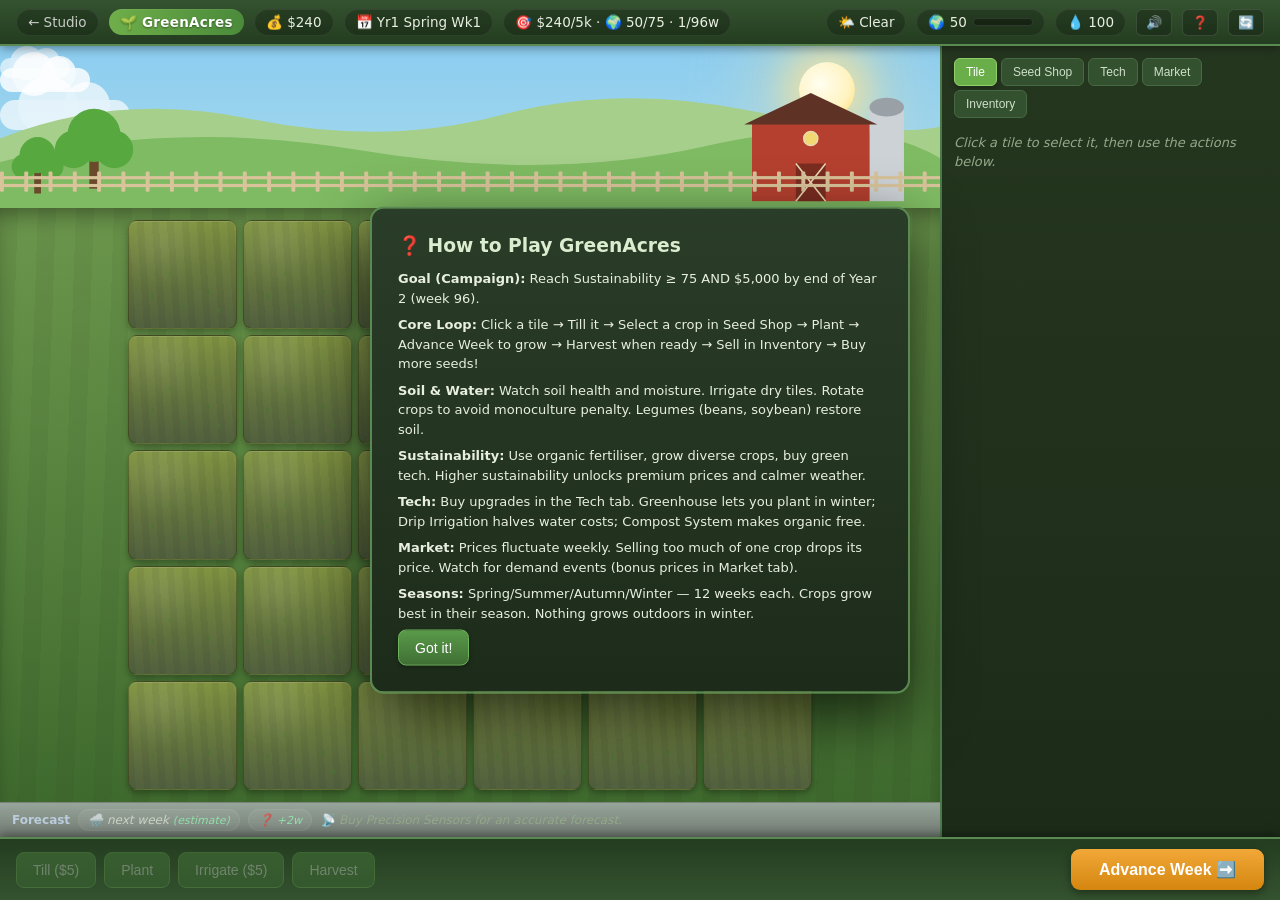
<file: docs/play/greenacres/index.html>
<!DOCTYPE html>
<html lang="en">
<head>
  <meta charset="UTF-8">
  <meta name="viewport" content="width=device-width, initial-scale=1.0">
  <meta http-equiv="Content-Security-Policy" content="default-src 'none'; script-src 'self' 'unsafe-inline'; style-src 'self' 'unsafe-inline'; img-src 'self'; base-uri 'none'; form-action 'none'; object-src 'none'">
  <meta name="referrer" content="strict-origin-when-cross-origin">
  <title>GreenAcres — Sustainable Farming Simulator</title>
  <link rel="icon" type="image/svg+xml" href="../../assets/favicon.svg">
  <link rel="stylesheet" href="style.css">
</head>
<body>
  <div id="app">
    <header id="top-bar"></header>
    <main id="main-content">
      <section id="farm-stage">
        <div id="sky-scene">
          <div id="celestial"></div>
          <div id="clouds">
            <span class="cloud c1"></span>
            <span class="cloud c2"></span>
            <span class="cloud c3"></span>
          </div>
          <div id="scenery"></div>
        </div>
        <div id="field-wrap">
          <div id="farm-grid"></div>
        </div>
        <div id="weather-fx"></div>
        <div id="forecast-strip"></div>
      </section>
      <aside id="side-panel"></aside>
    </main>
    <footer id="bottom-bar">
      <div id="actions">
        <button id="btn-till" class="action-btn" disabled>Till</button>
        <button id="btn-plant" class="action-btn" disabled>Plant</button>
        <button id="btn-irrigate" class="action-btn" disabled>Irrigate</button>
        <button id="btn-harvest" class="action-btn" disabled>Harvest</button>
      </div>
      <div>
        <button id="btn-advance" class="advance-btn">Advance Week ➡️</button>
      </div>
    </footer>
    <div id="message-bar"></div>
    <div id="overlay"></div>
    <div id="how-to-play">
      <h3>❓ How to Play GreenAcres</h3>
      <p><strong>Goal (Campaign):</strong> Reach Sustainability ≥ 75 AND $5,000 by end of Year 2 (week 96).</p>
      <p><strong>Core Loop:</strong> Click a tile → Till it → Select a crop in Seed Shop → Plant → Advance Week to grow → Harvest when ready → Sell in Inventory → Buy more seeds!</p>
      <p><strong>Soil & Water:</strong> Watch soil health and moisture. Irrigate dry tiles. Rotate crops to avoid monoculture penalty. Legumes (beans, soybean) restore soil.</p>
      <p><strong>Sustainability:</strong> Use organic fertiliser, grow diverse crops, buy green tech. Higher sustainability unlocks premium prices and calmer weather.</p>
      <p><strong>Tech:</strong> Buy upgrades in the Tech tab. Greenhouse lets you plant in winter; Drip Irrigation halves water costs; Compost System makes organic free.</p>
      <p><strong>Market:</strong> Prices fluctuate weekly. Selling too much of one crop drops its price. Watch for demand events (bonus prices in Market tab).</p>
      <p><strong>Seasons:</strong> Spring/Summer/Autumn/Winter — 12 weeks each. Crops grow best in their season. Nothing grows outdoors in winter.</p>
      <button id="btn-close-help" class="action-btn">Got it!</button>
    </div>
  </div>
  <script src="data.js"></script>
  <script src="sprites.js"></script>
  <script src="sound.js"></script>
  <script src="game.js"></script>
  <script src="ui.js"></script>
  <script>
    document.addEventListener('DOMContentLoaded', () => {
      Game.init();
      UI.init();
      document.getElementById('btn-close-help')?.addEventListener('click', () => {
        document.getElementById('how-to-play').classList.remove('visible');
      });
      // Only greet first-time players with the help panel; returning
      // players with a save go straight to their farm.
      let hasSave = false;
      try { hasSave = !!localStorage.getItem('greenacres_save'); } catch (e) {}
      if (!hasSave) document.getElementById('how-to-play')?.classList.add('visible');
    });
  </script>
</body>
</html>
</file>
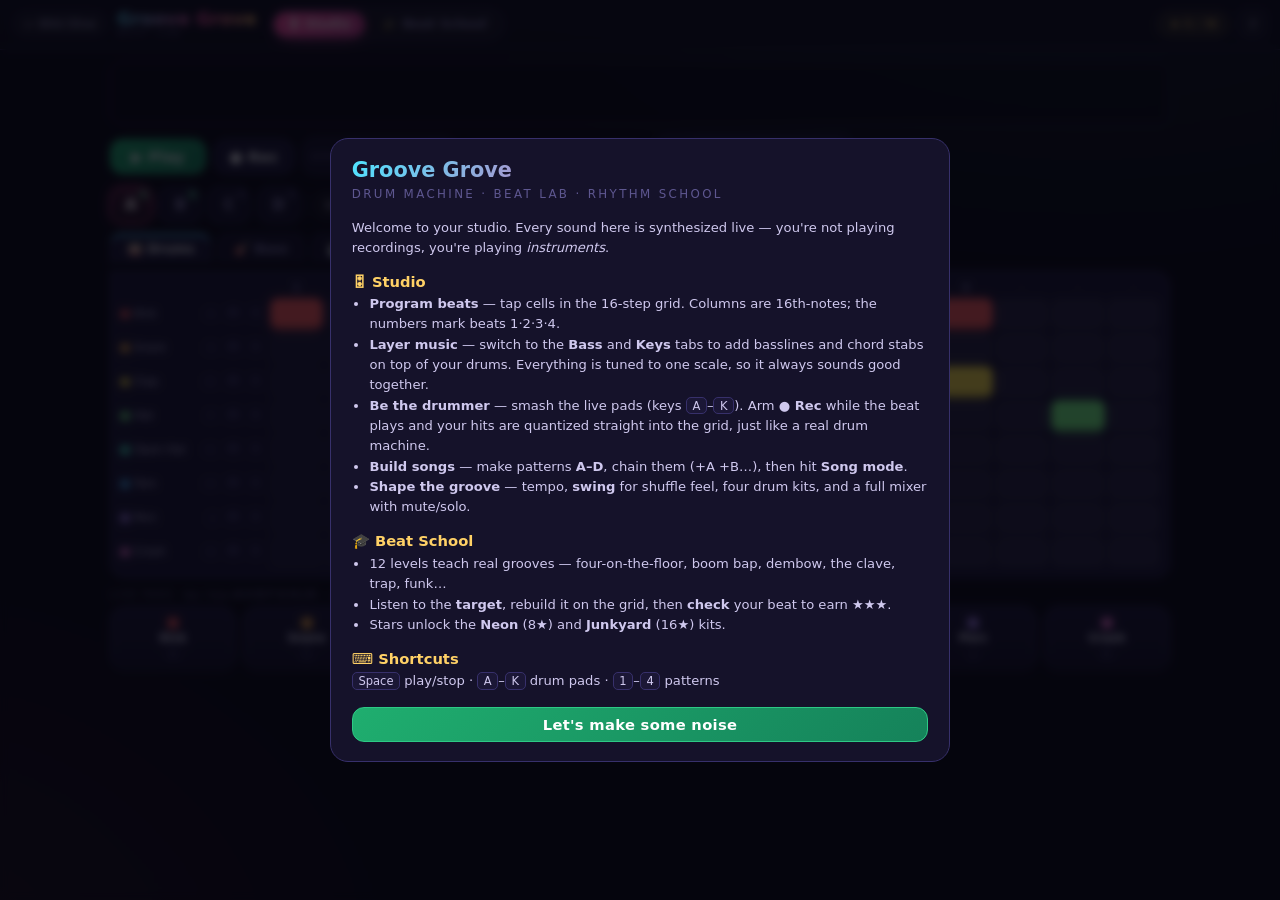
<file: docs/play/groove-grove/index.html>
<!DOCTYPE html>
<html lang="en">
<head>
<meta charset="UTF-8" />
<meta name="viewport" content="width=device-width, initial-scale=1.0, maximum-scale=1.0, user-scalable=no" />
<meta http-equiv="Content-Security-Policy" content="default-src 'none'; script-src 'unsafe-inline'; style-src 'unsafe-inline' https://fonts.googleapis.com; font-src https://fonts.gstatic.com; img-src 'self'; base-uri 'none'; form-action 'none'; object-src 'none'" />
<meta name="referrer" content="strict-origin-when-cross-origin" />
<meta name="description" content="Groove Grove — a drum machine & beat-making game from Wild Olive Studios. Program drum patterns, layer bass and keys, finger-drum live pads, and master real-world grooves in Beat School." />
<title>Groove Grove — Wild Olive Studios</title>
<link rel="icon" type="image/svg+xml" href="../../assets/favicon.svg" />
<link rel="preconnect" href="https://fonts.googleapis.com" />
<link rel="preconnect" href="https://fonts.gstatic.com" crossorigin />
<link href="https://fonts.googleapis.com/css2?family=Space+Grotesk:wght@400;500;700&display=swap" rel="stylesheet" />
<style>
  :root{
    --pink:#ff4fa3; --cyan:#4fe3ff; --gold:#ffd166; --lav:#b18cff;
    --bg:#0a0913; --bg2:#100e1f; --panel:#15122a; --panel2:#1b1736;
    --line:#2a2450; --line2:#37306b;
    --paper:#eceaf7; --muted:#8d86b8; --dim:#5e5790;
    --good:#5ee69a; --bad:#ff6b6b;
    --ui:"Space Grotesk",system-ui,-apple-system,"Segoe UI",sans-serif;
    --lblw:146px;
  }
  *{ box-sizing:border-box; margin:0; -webkit-tap-highlight-color:transparent; }
  html,body{ height:100%; }
  body{
    font-family:var(--ui); color:var(--paper);
    background:
      radial-gradient(1100px 600px at 85% -10%, rgba(79,227,255,.08), transparent 60%),
      radial-gradient(900px 700px at -10% 110%, rgba(255,79,163,.09), transparent 60%),
      var(--bg);
    overflow:hidden; user-select:none; -webkit-user-select:none;
  }
  button{ font-family:var(--ui); }

  #app{ display:grid; grid-template-rows:auto 1fr; height:100dvh; }

  /* ============ top bar ============ */
  #topbar{
    display:flex; align-items:center; gap:.55rem; flex-wrap:wrap;
    padding:.5rem .8rem; border-bottom:1px solid var(--line);
    background:linear-gradient(180deg, rgba(16,14,31,.92), rgba(16,14,31,.6));
    backdrop-filter:blur(6px); z-index:40;
  }
  .back{ font-size:.72rem; color:#b9b2dd; text-decoration:none; background:rgba(255,255,255,.04);
    padding:.32rem .7rem; border-radius:999px; border:1px solid var(--line); white-space:nowrap; }
  .back:hover{ color:#fff; border-color:var(--line2); }
  .brand{ display:flex; flex-direction:column; line-height:1.05; margin-right:.3rem; }
  .brand b{ font-size:1.1rem; letter-spacing:.02em;
    background:linear-gradient(120deg,var(--cyan),var(--pink) 60%,var(--gold));
    -webkit-background-clip:text; background-clip:text; color:transparent; }
  .brand span{ font-size:.56rem; color:var(--dim); letter-spacing:.3em; text-transform:uppercase; }
  #modes{ display:flex; gap:.3rem; background:rgba(255,255,255,.04); border:1px solid var(--line);
    border-radius:999px; padding:.18rem; }
  #modes button{
    border:0; background:transparent; color:var(--muted); cursor:pointer;
    font-size:.74rem; font-weight:700; letter-spacing:.04em; padding:.34rem .85rem; border-radius:999px;
  }
  #modes button.on{ background:linear-gradient(120deg,var(--pink),#c13e8e); color:#fff;
    box-shadow:0 4px 18px -6px rgba(255,79,163,.7); }
  .spacer{ flex:1; }
  #starChip{ font-size:.74rem; color:var(--gold); background:rgba(255,209,102,.08);
    border:1px solid rgba(255,209,102,.3); padding:.3rem .65rem; border-radius:999px; white-space:nowrap; }
  .iconbtn{ cursor:pointer; border:1px solid var(--line); background:rgba(255,255,255,.04);
    color:#cfc8ee; border-radius:9px; padding:.34rem .6rem; font-size:.92rem; }
  .iconbtn:hover{ color:#fff; border-color:var(--line2); }

  /* ============ stage / views ============ */
  #stage{ min-height:0; overflow-y:auto; overflow-x:hidden; padding:.7rem .8rem 1.2rem; }
  .view{ display:none; max-width:1060px; margin:0 auto; }
  .view.on{ display:block; }

  /* ============ visualizer ============ */
  #viz{ display:block; width:100%; height:64px; border-radius:12px;
    border:1px solid var(--line); background:rgba(10,9,19,.6); margin-bottom:.6rem; }

  /* ============ transport ============ */
  #transport{ display:flex; align-items:center; gap:.5rem; flex-wrap:wrap; margin-bottom:.6rem; }
  .tbtn{
    cursor:pointer; border:1px solid var(--line2); border-radius:12px; padding:.5rem .9rem;
    background:var(--panel2); color:#fff; font-size:.92rem; font-weight:700; letter-spacing:.02em;
    display:flex; align-items:center; gap:.4rem; transition:transform .08s ease, box-shadow .15s ease;
  }
  .tbtn:active{ transform:scale(.96); }
  .tbtn.play{ background:linear-gradient(135deg,#1fae6f,#15825a); border-color:#2dc985; min-width:96px; justify-content:center; }
  .tbtn.play.playing{ background:linear-gradient(135deg,#c2453f,#94322f); border-color:#e06059; }
  .tbtn.rec{ min-width:74px; justify-content:center; }
  .tbtn.rec.armed{ background:linear-gradient(135deg,#d63a5f,#a02547); border-color:#ff5e84;
    animation:recblink 1s ease-in-out infinite; }
  @keyframes recblink{ 0%,100%{ box-shadow:0 0 0 0 rgba(255,94,132,.5);} 50%{ box-shadow:0 0 18px 2px rgba(255,94,132,.45);} }
  .tgroup{ display:flex; align-items:center; gap:.35rem; background:var(--panel); border:1px solid var(--line);
    border-radius:12px; padding:.3rem .5rem; }
  .tgroup .lbl{ font-size:.58rem; letter-spacing:.14em; text-transform:uppercase; color:var(--dim); }
  .stepbtn{ cursor:pointer; border:1px solid var(--line2); background:rgba(255,255,255,.05);
    color:#fff; border-radius:8px; width:26px; height:26px; font-size:.95rem; line-height:1; }
  .stepbtn:hover{ background:rgba(255,255,255,.12); }
  #bpmVal{ font-size:1rem; font-weight:700; min-width:44px; text-align:center; color:var(--cyan); }
  input[type=range]{ accent-color:var(--pink); }
  #swing{ width:84px; }
  #swingVal{ font-size:.72rem; color:var(--muted); min-width:30px; }
  select{
    font-family:var(--ui); background:var(--panel2); color:#fff; border:1px solid var(--line2);
    border-radius:9px; padding:.4rem .5rem; font-size:.82rem; cursor:pointer;
  }

  /* ============ pattern bar ============ */
  #patternBar{ display:flex; align-items:center; gap:.45rem; flex-wrap:wrap; margin-bottom:.6rem; }
  .pslot{
    cursor:pointer; width:42px; height:36px; border-radius:10px; border:1px solid var(--line2);
    background:var(--panel); color:var(--muted); font-weight:700; font-size:.95rem; position:relative;
  }
  .pslot.on{ color:#fff; border-color:var(--pink); background:linear-gradient(180deg,rgba(255,79,163,.22),rgba(255,79,163,.08));
    box-shadow:0 0 14px -4px rgba(255,79,163,.6); }
  .pslot .led{ position:absolute; top:4px; right:5px; width:5px; height:5px; border-radius:50%;
    background:var(--dim); }
  .pslot.has .led{ background:var(--good); box-shadow:0 0 6px var(--good); }
  .pslot.chainOn{ outline:2px solid var(--gold); }
  .pbsep{ width:1px; height:24px; background:var(--line); }
  .minibtn{ cursor:pointer; border:1px solid var(--line); background:rgba(255,255,255,.04);
    color:#cfc8ee; border-radius:9px; padding:.36rem .6rem; font-size:.72rem; font-weight:500; }
  .minibtn:hover{ color:#fff; border-color:var(--line2); }
  .minibtn.warn:hover{ color:var(--bad); border-color:var(--bad); }
  .minibtn.armed{ color:var(--gold); border-color:var(--gold); }
  #chainWrap{ display:flex; align-items:center; gap:.35rem; flex-wrap:wrap; }
  #chain{ display:flex; gap:.25rem; flex-wrap:wrap; min-height:26px; align-items:center; }
  .chip{ cursor:pointer; font-size:.72rem; font-weight:700; color:#fff; background:var(--panel2);
    border:1px solid var(--line2); border-radius:8px; padding:.22rem .5rem; }
  .chip:hover{ border-color:var(--bad); color:var(--bad); }
  .chip.now{ border-color:var(--gold); color:var(--gold); box-shadow:0 0 10px -3px var(--gold); }
  #chainEmpty{ font-size:.68rem; color:var(--dim); }
  .minibtn.songOn{ color:#0a0913; background:var(--gold); border-color:var(--gold); font-weight:700; }

  /* ============ mixer ============ */
  #mixer{ display:none; grid-template-columns:repeat(auto-fill,minmax(168px,1fr)); gap:.45rem .8rem;
    background:var(--panel); border:1px solid var(--line); border-radius:14px; padding:.7rem .8rem; margin-bottom:.6rem; }
  #mixer.open{ display:grid; }
  .mixrow{ display:flex; align-items:center; gap:.5rem; }
  .mixrow .nm{ font-size:.68rem; color:var(--muted); width:48px; }
  .mixrow .nm i{ display:inline-block; width:7px; height:7px; border-radius:50%; margin-right:.3rem;
    background:var(--tc,#888); font-style:normal; }
  .mixrow input{ flex:1; min-width:0; }

  /* ============ layer tabs ============ */
  #layerTabs{ display:flex; gap:.35rem; margin-bottom:.5rem; align-items:center; }
  #layerTabs button{
    cursor:pointer; border:1px solid var(--line); background:var(--panel); color:var(--muted);
    border-radius:10px 10px 0 0; padding:.45rem 1rem; font-size:.8rem; font-weight:700; border-bottom:0;
  }
  #layerTabs button.on{ color:#fff; background:var(--panel2); border-color:var(--line2);
    box-shadow:inset 0 2px 0 var(--cyan); }
  .layerMS{ margin-left:auto; display:flex; gap:.3rem; }

  /* ============ sequencer ============ */
  #gridWrap{ background:var(--panel2); border:1px solid var(--line2); border-radius:0 14px 14px 14px;
    padding:.6rem; margin-bottom:.7rem; }
  .seq{ display:none; flex-direction:column; gap:4px; }
  .seq.on{ display:flex; }
  .srow{ display:grid; grid-template-columns:var(--lblw) repeat(16,minmax(0,1fr)); gap:4px; align-items:stretch; }
  .srow.hdr{ margin-bottom:2px; }
  .srow.hdr span{ font-size:.6rem; color:var(--dim); text-align:center; align-self:center; }
  .srow.hdr span.b{ color:var(--muted); font-weight:700; }
  .rlbl{ display:flex; align-items:center; gap:.35rem; min-width:0; padding-right:.15rem; }
  .rlbl .dot{ width:8px; height:8px; border-radius:50%; background:var(--tc); flex:none;
    box-shadow:0 0 8px -1px var(--tc); }
  .rlbl .nm{ font-size:.68rem; font-weight:500; color:#d6d0f0; white-space:nowrap; overflow:hidden;
    text-overflow:ellipsis; flex:1; min-width:0; }
  .rlbl .kk{ font-size:.56rem; color:var(--dim); border:1px solid var(--line); border-radius:4px;
    padding:0 .25rem; flex:none; }
  .ms{ cursor:pointer; flex:none; border:1px solid var(--line); background:transparent; color:var(--dim);
    width:17px; height:17px; border-radius:5px; font-size:.56rem; font-weight:700; line-height:1; padding:0; }
  .ms.muted{ color:#0a0913; background:var(--bad); border-color:var(--bad); }
  .ms.soloed{ color:#0a0913; background:var(--gold); border-color:var(--gold); }
  .cell{
    cursor:pointer; border:1px solid rgba(255,255,255,.06); border-radius:6px; padding:0;
    height:30px; min-width:0; background:rgba(255,255,255,.035); position:relative; transition:background .1s ease;
    touch-action:manipulation;
  }
  .cell.g2{ background:rgba(255,255,255,.07); }
  .cell:hover{ border-color:rgba(255,255,255,.3); }
  .cell.onn{
    background:var(--tc); border-color:var(--tc);
    box-shadow:0 0 10px -2px var(--tc), inset 0 -3px 0 rgba(0,0,0,.25);
  }
  .cell.ph{ outline:2px solid rgba(255,255,255,.55); outline-offset:-1px; }
  .cell.hit{ animation:cellhit .22s ease-out; }
  @keyframes cellhit{ 0%{ transform:scale(1.25); filter:brightness(1.9);} 100%{ transform:scale(1); filter:none;} }
  .cell.ghosted::after{ content:""; position:absolute; inset:3px; border:2px dashed var(--gold); border-radius:4px; opacity:.85; }
  .cell.wrongX{ box-shadow:0 0 0 2px var(--bad) inset; }
  .cell.missO::after{ content:""; position:absolute; inset:3px; border:2px solid var(--good); border-radius:4px; }

  /* ============ pads ============ */
  #padsWrap{ margin-bottom:.4rem; }
  #padsHead{ display:flex; align-items:center; gap:.5rem; margin-bottom:.4rem; }
  #padsHead .lbl{ font-size:.6rem; letter-spacing:.18em; text-transform:uppercase; color:var(--dim); }
  #padsHead small{ font-size:.62rem; color:var(--dim); }
  #pads{ display:grid; grid-template-columns:repeat(8,1fr); gap:.45rem; }
  .pad{
    cursor:pointer; border:1px solid var(--line2); border-radius:14px; padding:.65rem .3rem .55rem;
    background:linear-gradient(180deg, var(--panel2), var(--panel));
    color:#e9e5fb; display:flex; flex-direction:column; align-items:center; gap:.2rem;
    box-shadow:inset 0 -4px 0 rgba(0,0,0,.35); touch-action:manipulation;
  }
  .pad b{ font-size:.72rem; font-weight:700; pointer-events:none; }
  .pad span{ font-size:.6rem; color:var(--dim); border:1px solid var(--line); border-radius:5px;
    padding:0 .32rem; pointer-events:none; }
  .pad .pdot{ width:10px; height:10px; border-radius:50%; background:var(--tc); pointer-events:none;
    box-shadow:0 0 8px -1px var(--tc); }
  .pad.lit{
    background:var(--tc); color:#0a0913; border-color:var(--tc);
    box-shadow:0 0 22px -4px var(--tc), inset 0 -4px 0 rgba(0,0,0,.25);
    transform:scale(.97);
  }
  .pad.lit span,.pad.lit .pdot{ border-color:rgba(0,0,0,.4); color:#0a0913; }

  /* ============ beat school ============ */
  #schoolHead{ margin:0 0 .8rem; }
  #schoolHead h2{ font-size:1.25rem; }
  #schoolHead p{ font-size:.8rem; color:var(--muted); margin-top:.2rem; max-width:620px; line-height:1.45; }
  #levelList{ display:grid; grid-template-columns:repeat(auto-fill,minmax(230px,1fr)); gap:.6rem; }
  .lvcard{
    cursor:pointer; text-align:left; border:1px solid var(--line); border-radius:14px; padding:.8rem .9rem;
    background:linear-gradient(160deg,var(--panel2),var(--panel)); color:var(--paper);
    transition:transform .12s ease, border-color .12s ease;
  }
  .lvcard:hover{ transform:translateY(-3px); border-color:var(--pink); }
  .lvcard.locked{ opacity:.45; cursor:not-allowed; }
  .lvcard .row1{ display:flex; align-items:center; gap:.4rem; }
  .lvcard .num{ font-size:.62rem; color:var(--dim); border:1px solid var(--line); border-radius:6px; padding:.05rem .35rem; }
  .lvcard h3{ font-size:.95rem; flex:1; min-width:0; }
  .lvcard .meta{ display:flex; align-items:center; gap:.5rem; margin-top:.45rem; }
  .lvcard .bpm{ font-size:.64rem; color:var(--cyan); }
  .lvcard .diff{ font-size:.64rem; color:var(--lav); letter-spacing:.1em; }
  .lvcard .stars{ margin-left:auto; font-size:.78rem; color:var(--gold); letter-spacing:.06em; }
  .lvcard .stars .off{ color:var(--line2); }

  #levelPlay{ display:none; }
  #levelPlay.on{ display:block; }
  #lvTop{ display:flex; align-items:center; gap:.6rem; flex-wrap:wrap; margin-bottom:.5rem; }
  #lvTop h2{ font-size:1.15rem; }
  #lvTop .bpmchip{ font-size:.68rem; color:var(--cyan); border:1px solid var(--line2); border-radius:999px; padding:.2rem .55rem; }
  #lvStars{ font-size:1rem; color:var(--gold); letter-spacing:.1em; }
  #lvStars .off{ color:var(--line2); }
  #lvTip{ font-size:.82rem; color:var(--muted); line-height:1.5; margin-bottom:.7rem; max-width:680px; }
  #lvTip b{ color:var(--gold); }
  #lvControls{ display:flex; gap:.5rem; flex-wrap:wrap; margin-bottom:.7rem; }
  .tbtn.target{ background:linear-gradient(135deg,#6d4ed1,#4d3699); border-color:#8a6ee8; }
  .tbtn.mine{ background:linear-gradient(135deg,#1fae6f,#15825a); border-color:#2dc985; }
  .tbtn.check{ background:linear-gradient(135deg,#d19a1f,#a3761a); border-color:#ffd166; }
  .tbtn.listening{ animation:recblink 1.1s ease-in-out infinite; }
  #lvResult{ display:none; align-items:center; gap:.7rem; flex-wrap:wrap; border:1px solid var(--line2);
    background:var(--panel); border-radius:14px; padding:.7rem .9rem; margin-bottom:.7rem; }
  #lvResult.on{ display:flex; }
  #lvResult .big{ font-size:1.5rem; letter-spacing:.12em; color:var(--gold); }
  #lvResult .big .off{ color:var(--line2); }
  #lvResult p{ font-size:.8rem; color:var(--muted); flex:1; min-width:180px; }
  #schoolGridWrap{ background:var(--panel2); border:1px solid var(--line2); border-radius:14px;
    padding:.6rem; margin-bottom:.7rem; }

  /* ============ toast / modal ============ */
  #toasts{ position:fixed; left:50%; bottom:18px; transform:translateX(-50%); z-index:90;
    display:flex; flex-direction:column; gap:.4rem; align-items:center; pointer-events:none; width:max-content; max-width:92vw; }
  .toast{ pointer-events:auto; display:flex; align-items:center; gap:.7rem;
    background:rgba(20,17,40,.96); border:1px solid var(--line2); color:#e9e5fb;
    border-radius:12px; padding:.55rem .9rem; font-size:.8rem; box-shadow:0 14px 40px -12px rgba(0,0,0,.8);
    animation:toastin .25s ease; }
  @keyframes toastin{ from{ opacity:0; transform:translateY(8px);} }
  .toast button{ cursor:pointer; border:1px solid var(--gold); background:transparent; color:var(--gold);
    border-radius:8px; padding:.2rem .6rem; font-size:.72rem; font-weight:700; }

  #overlay{ position:fixed; inset:0; z-index:80; display:none; place-items:center;
    background:rgba(5,4,12,.75); backdrop-filter:blur(4px); padding:1rem; }
  #overlay.on{ display:grid; }
  #helpCard{ width:min(620px,94vw); max-height:86dvh; overflow-y:auto; background:var(--panel);
    border:1px solid var(--line2); border-radius:18px; padding:1.2rem 1.3rem; }
  #helpCard h2{ font-size:1.3rem; margin-bottom:.2rem;
    background:linear-gradient(120deg,var(--cyan),var(--pink) 60%,var(--gold));
    -webkit-background-clip:text; background-clip:text; color:transparent; }
  #helpCard .sub{ font-size:.74rem; color:var(--dim); letter-spacing:.2em; text-transform:uppercase; margin-bottom:.9rem; }
  #helpCard h3{ font-size:.92rem; margin:.9rem 0 .25rem; color:var(--gold); }
  #helpCard p,#helpCard li{ font-size:.82rem; color:#cfc8ee; line-height:1.55; }
  #helpCard ul{ padding-left:1.1rem; }
  #helpCard kbd{ background:var(--panel2); border:1px solid var(--line2); border-radius:5px;
    padding:.05rem .35rem; font-size:.72rem; font-family:var(--ui); }
  #helpClose{ margin-top:1rem; width:100%; }
  .tbtn.full{ justify-content:center; }

  /* ============ responsive ============ */
  @media (max-width:760px){
    :root{ --lblw:64px; }
    .rlbl .kk{ display:none; }
    .rlbl .nm{ font-size:.6rem; }
    .cell{ height:26px; border-radius:5px; }
    #pads{ grid-template-columns:repeat(4,1fr); }
    .brand span{ display:none; }
    #transport{ gap:.35rem; }
    .tbtn{ padding:.45rem .65rem; font-size:.82rem; }
    #viz{ height:48px; }
  }
  @media (max-width:430px){
    :root{ --lblw:52px; }
    .ms{ display:none; }
    .cell{ height:23px; }
  }
</style>
</head>
<body>
<div id="app">
  <!-- ============ TOP BAR ============ -->
  <header id="topbar">
    <a class="back" href="../../">← Wild Olive</a>
    <div class="brand"><b>Groove Grove</b><span>Beat Lab</span></div>
    <nav id="modes">
      <button data-mode="studio" class="on">🎛 Studio</button>
      <button data-mode="school">🎓 Beat School</button>
    </nav>
    <div class="spacer"></div>
    <span id="starChip">★ 0 / 36</span>
    <button id="helpBtn" class="iconbtn" aria-label="Help">?</button>
  </header>

  <main id="stage">
    <!-- ============ STUDIO ============ -->
    <section id="studio" class="view on">
      <canvas id="viz"></canvas>

      <div id="transport">
        <button id="playBtn" class="tbtn play">▶ Play</button>
        <button id="recBtn" class="tbtn rec" title="Arm record — live pad hits are quantized into the grid">● Rec</button>
        <div class="tgroup">
          <span class="lbl">BPM</span>
          <button class="stepbtn" id="bpmDown">−</button>
          <span id="bpmVal">118</span>
          <button class="stepbtn" id="bpmUp">+</button>
        </div>
        <div class="tgroup">
          <span class="lbl">Swing</span>
          <input type="range" id="swing" min="0" max="60" value="0" />
          <span id="swingVal">0%</span>
        </div>
        <div class="tgroup">
          <span class="lbl">Kit</span>
          <select id="kitSel"></select>
        </div>
        <button id="mixBtn" class="minibtn">🎚 Mixer</button>
      </div>

      <div id="mixer"></div>

      <div id="patternBar">
        <button class="pslot" data-p="0">A<i class="led"></i></button>
        <button class="pslot" data-p="1">B<i class="led"></i></button>
        <button class="pslot" data-p="2">C<i class="led"></i></button>
        <button class="pslot" data-p="3">D<i class="led"></i></button>
        <span class="pbsep"></span>
        <button id="copyBtn" class="minibtn" title="Copy current pattern, then click a slot to paste">⧉ Copy</button>
        <button id="clearBtn" class="minibtn warn">✕ Clear</button>
        <span class="pbsep"></span>
        <div id="chainWrap">
          <span class="lbl" style="font-size:.58rem;letter-spacing:.14em;text-transform:uppercase;color:var(--dim)">Song</span>
          <div id="chain"><span id="chainEmpty">tap +A…+D to build a song</span></div>
          <button class="minibtn" data-add="0">+A</button>
          <button class="minibtn" data-add="1">+B</button>
          <button class="minibtn" data-add="2">+C</button>
          <button class="minibtn" data-add="3">+D</button>
          <button id="songBtn" class="minibtn">▶ Song mode</button>
        </div>
      </div>

      <div id="layerTabs">
        <button data-layer="drums" class="on">🥁 Drums</button>
        <button data-layer="bass">🎸 Bass</button>
        <button data-layer="keys">🎹 Keys</button>
        <div class="layerMS" id="layerMS"></div>
      </div>

      <div id="gridWrap">
        <div class="seq on" id="seqDrums"></div>
        <div class="seq" id="seqBass"></div>
        <div class="seq" id="seqKeys"></div>
      </div>

      <div id="padsWrap">
        <div id="padsHead">
          <span class="lbl">Live pads</span>
          <small>tap / keys <b>A&nbsp;S&nbsp;D&nbsp;F&nbsp;G&nbsp;H&nbsp;J&nbsp;K</b> — arm ● Rec while playing to drum your hits straight into the grid</small>
        </div>
        <div id="pads"></div>
      </div>
    </section>

    <!-- ============ BEAT SCHOOL ============ -->
    <section id="school" class="view">
      <div id="schoolList">
        <div id="schoolHead">
          <h2>🎓 Beat School</h2>
          <p>Learn the grooves that built modern music. Listen to the target beat, program it on the grid,
             and earn stars — stars unlock new drum kits in the Studio. Finish a level to open the next.</p>
        </div>
        <div id="levelList"></div>
      </div>

      <div id="levelPlay">
        <div id="lvTop">
          <button id="lvBack" class="minibtn">← Levels</button>
          <h2 id="lvName">Level</h2>
          <span class="bpmchip" id="lvBpm">120 BPM</span>
          <span class="spacer"></span>
          <span id="lvStars">★★★</span>
        </div>
        <p id="lvTip"></p>
        <div id="lvControls">
          <button id="lvTarget" class="tbtn target">▶ Target beat</button>
          <button id="lvMine" class="tbtn mine">▶ My beat</button>
          <button id="lvStop" class="tbtn">⏹ Stop</button>
          <button id="lvCheck" class="tbtn check">✓ Check beat</button>
          <button id="lvGhost" class="minibtn" style="display:none">👻 Show hint</button>
        </div>
        <div id="lvResult">
          <span class="big" id="lvResultStars"></span>
          <p id="lvResultText"></p>
          <button id="lvNext" class="minibtn" style="display:none">Next level →</button>
        </div>
        <div id="schoolGridWrap"><div class="seq on" id="seqSchool"></div></div>
      </div>
    </section>
  </main>
</div>

<div id="toasts"></div>

<!-- ============ HELP ============ -->
<div id="overlay">
  <div id="helpCard">
    <h2>Groove Grove</h2>
    <p class="sub">Drum machine · beat lab · rhythm school</p>
    <p>Welcome to your studio. Every sound here is synthesized live — you're not playing recordings,
       you're playing <em>instruments</em>.</p>
    <h3>🎛 Studio</h3>
    <ul>
      <li><b>Program beats</b> — tap cells in the 16-step grid. Columns are 16th-notes; the numbers mark beats 1·2·3·4.</li>
      <li><b>Layer music</b> — switch to the <b>Bass</b> and <b>Keys</b> tabs to add basslines and chord stabs on top of your drums. Everything is tuned to one scale, so it always sounds good together.</li>
      <li><b>Be the drummer</b> — smash the live pads (keys <kbd>A</kbd>–<kbd>K</kbd>). Arm <b>● Rec</b> while the beat plays and your hits are quantized straight into the grid, just like a real drum machine.</li>
      <li><b>Build songs</b> — make patterns <b>A–D</b>, chain them (+A +B…), then hit <b>Song mode</b>.</li>
      <li><b>Shape the groove</b> — tempo, <b>swing</b> for shuffle feel, four drum kits, and a full mixer with mute/solo.</li>
    </ul>
    <h3>🎓 Beat School</h3>
    <ul>
      <li>12 levels teach real grooves — four-on-the-floor, boom bap, dembow, the clave, trap, funk…</li>
      <li>Listen to the <b>target</b>, rebuild it on the grid, then <b>check</b> your beat to earn ★★★.</li>
      <li>Stars unlock the <b>Neon</b> (8★) and <b>Junkyard</b> (16★) kits.</li>
    </ul>
    <h3>⌨ Shortcuts</h3>
    <p><kbd>Space</kbd> play/stop · <kbd>A</kbd>–<kbd>K</kbd> drum pads · <kbd>1</kbd>–<kbd>4</kbd> patterns</p>
    <button id="helpClose" class="tbtn play full">Let's make some noise</button>
  </div>
</div>

<script>
"use strict";
/* =====================================================================
   GROOVE GROVE — drum machine / beat-making game
   All audio is synthesized with the Web Audio API. No samples.
   ===================================================================== */

const STEPS = 16;
const $  = s => document.querySelector(s);
const $$ = s => [...document.querySelectorAll(s)];

/* ---------------- instruments ---------------- */
const DRUMS = [
  { id:'kick',  name:'Kick',     key:'A', color:'#ff5d5d' },
  { id:'snare', name:'Snare',    key:'S', color:'#ffb14d' },
  { id:'clap',  name:'Clap',     key:'D', color:'#ffe44d' },
  { id:'chat',  name:'Hat',      key:'F', color:'#7dff8a' },
  { id:'ohat',  name:'Open Hat', key:'G', color:'#4dffd2' },
  { id:'ltom',  name:'Tom',      key:'H', color:'#4db8ff' },
  { id:'perc',  name:'Perc',     key:'J', color:'#b18cff' },
  { id:'crash', name:'Crash',    key:'K', color:'#ff7dde' },
];
const KEYMAP = { a:0, s:1, d:2, f:3, g:4, h:5, j:6, k:7 };

/* A-minor pentatonic bass notes, top row = highest */
const BASS_ROWS = [
  { n:'D3', f:146.83 }, { n:'C3', f:130.81 }, { n:'A2', f:110.00 }, { n:'G2', f:98.00 },
  { n:'E2', f:82.41 },  { n:'D2', f:73.42 },  { n:'C2', f:65.41 },  { n:'A1', f:55.00 },
];
const BASS_COLOR = '#4fe3ff';
/* chords diatonic to A minor */
const CHORD_ROWS = [
  { n:'Am', f:[220.00,261.63,329.63] },
  { n:'C',  f:[261.63,329.63,392.00] },
  { n:'Dm', f:[293.66,349.23,440.00] },
  { n:'Em', f:[329.63,392.00,493.88] },
  { n:'F',  f:[349.23,440.00,523.25] },
  { n:'G',  f:[392.00,493.88,587.33] },
];
const KEYS_COLOR = '#ffd166';

/* ---------------- drum kits (synth parameter sets) ---------------- */
const KITS = {
  studio:{ label:'Studio',   unlock:0,
    kick:{a:150,b:48,d:.5,click:.45}, sn:{tone:185,noise:.8,d:.2},
    hat:{tune:1,hp:7800,ohD:.4}, tom:{a:170,b:85}, perc:'rim', crD:1.1,
    bass:{type:'sawtooth',cut:900}, keyType:'triangle' },
  r808:{ label:'808',        unlock:0,
    kick:{a:120,b:38,d:.9,click:.12}, sn:{tone:205,noise:.55,d:.15},
    hat:{tune:1.18,hp:8600,ohD:.5}, tom:{a:140,b:68}, perc:'cowbell', crD:1.0,
    bass:{type:'square',cut:680}, keyType:'sawtooth' },
  neon:{ label:'Neon',       unlock:8,
    kick:{a:210,b:52,d:.38,click:.85}, sn:{tone:245,noise:.95,d:.13},
    hat:{tune:1.45,hp:9400,ohD:.3}, tom:{a:250,b:120}, perc:'zap', crD:.8,
    bass:{type:'sawtooth',cut:1500}, keyType:'square' },
  junk:{ label:'Junkyard',   unlock:16,
    kick:{a:95,b:42,d:.3,click:.65}, sn:{tone:158,noise:1,d:.24},
    hat:{tune:.8,hp:6000,ohD:.24}, tom:{a:128,b:58}, perc:'wood', crD:.55,
    bass:{type:'triangle',cut:560}, keyType:'triangle' },
};

/* ---------------- beat school levels ---------------- */
const LEVELS = [
  { name:'Four on the Floor', bpm:120, diff:1,
    tip:'The heartbeat of dance music: the <b>kick drum lands on every beat</b> — steps 1, 5, 9 and 13. Listen, then build it.',
    pat:{ kick:[0,4,8,12] } },
  { name:'The Backbeat', bpm:110, diff:1,
    tip:'Now add the <b>snare on beats 2 and 4</b>. That crack on the backbeat is the backbone of pop, rock and soul.',
    pat:{ kick:[0,4,8,12], snare:[4,12] } },
  { name:'Money Beat', bpm:112, diff:1,
    tip:'Kick on 1 &amp; 3, snare on 2 &amp; 4, and <b>hi-hats on every eighth note</b> gluing it together. This exact beat powers hundreds of hit records.',
    pat:{ kick:[0,8], snare:[4,12], chat:[0,2,4,6,8,10,12,14] } },
  { name:'Stadium Rock', bpm:128, diff:2,
    tip:'A rock groove with attitude: the kick <b>doubles up after beat 3</b>, and a crash marks the top of the bar.',
    pat:{ kick:[0,8,10], snare:[4,12], chat:[0,2,4,6,8,10,12,14], crash:[0] } },
  { name:'Disco Heat', bpm:118, diff:2,
    tip:'Four-on-the-floor kick, backbeat snare — and the signature disco move: <b>open hi-hats on every off-beat</b> (the "and" between each kick).',
    pat:{ kick:[0,4,8,12], snare:[4,12], ohat:[2,6,10,14] } },
  { name:'Boom Bap', bpm:90, diff:2,
    tip:'Classic hip-hop. The <b>boom</b> (kick) hits beat 1 then sneaks in late twice, the <b>bap</b> (snare) stays on 2 &amp; 4. Steady eighth hats on top.',
    pat:{ kick:[0,7,10], snare:[4,12], chat:[0,2,4,6,8,10,12,14] } },
  { name:'House Party', bpm:124, diff:2,
    tip:'House music swaps the snare for a <b>clap</b>, keeps open hats on the off-beats, and drops a little percussion accent late in each half.',
    pat:{ kick:[0,4,8,12], clap:[4,12], ohat:[2,6,10,14], perc:[7,15] } },
  { name:'Dembow', bpm:96, diff:3,
    tip:'The reggaetón engine. Kick on every beat, but the snare plays the dembow rhythm: <b>boom-ch-boom-chick</b>, landing just off the beats.',
    pat:{ kick:[0,4,8,12], snare:[3,6,11,14] } },
  { name:'Son Clave', bpm:104, diff:3,
    tip:'The key that unlocks Afro-Cuban music: the <b>3–2 son clave</b> on percussion — three strikes in the first half, two in the second — over a steady kick.',
    pat:{ kick:[0,4,8,12], perc:[0,3,6,10,12] } },
  { name:'Trap Snap', bpm:140, diff:3,
    tip:'Half-time feel: a lonely snare on <b>beat 3</b>, sparse kicks — and hats that suddenly <b>roll in 16th notes</b> at the end of the bar.',
    pat:{ kick:[0,7], snare:[8], chat:[0,2,4,6,8,10,12,13,14,15] } },
  { name:'Funk Engine', bpm:102, diff:4,
    tip:'Funk lives <b>between</b> the beats. Kicks syncopate around the pulse and an extra snare sneaks in before beat 3. Count it slow, feel it fast.',
    pat:{ kick:[0,2,8,11], snare:[4,7,12], chat:[0,2,4,6,8,10,12,14] } },
  { name:'The Workout', bpm:136, diff:4,
    tip:'A breakbeat in the spirit of the legendary <b>Amen break</b> — displaced snares, a doubled kick, crash on top. Tame this and you can drum anything.',
    pat:{ kick:[0,2,10], snare:[4,7,12,14], chat:[0,2,4,6,8,10,12,14], crash:[0] } },
];

/* =====================================================================
   STATE
   ===================================================================== */
const mkPattern = () => ({
  drums: DRUMS.map(()=>Array(STEPS).fill(0)),
  bass:  Array(STEPS).fill(-1),
  keys:  Array(STEPS).fill(-1),
});

const S = {
  mode:'studio', layer:'drums',
  bpm:118, swing:0, kit:'studio',
  playing:false, rec:false, songMode:false,
  cur:0, chain:[],
  patterns:[mkPattern(),mkPattern(),mkPattern(),mkPattern()],
  mix:{ kick:1, snare:.95, clap:.9, chat:.7, ohat:.7, ltom:.9, perc:.8, crash:.65, bass:.9, keys:.75, master:.9 },
  mute:{}, solo:{},
  stars:Array(LEVELS.length).fill(0),
  seenHelp:false,
};

/* demo grooves so the first Play press sounds great */
function seedDemo(){
  const A = S.patterns[0];
  [0,4,8,12].forEach(i=>A.drums[0][i]=1);          // kick
  [4,12].forEach(i=>A.drums[2][i]=1);              // clap
  [2,6,10,14].forEach(i=>A.drums[3][i]=1);         // hats
  A.bass[0]=7; A.bass[3]=7; A.bass[6]=2; A.bass[8]=7; A.bass[11]=7; A.bass[14]=3;
  A.keys[4]=0; A.keys[12]=4;                       // Am … F stabs
  const B = S.patterns[1];
  [0,7,10].forEach(i=>B.drums[0][i]=1);
  [4,12].forEach(i=>B.drums[1][i]=1);
  [0,2,4,6,8,10,12,14].forEach(i=>B.drums[3][i]=1);
  B.bass[0]=7; B.bass[7]=7; B.bass[10]=6;
}

/* ---------------- persistence ---------------- */
const SAVE_KEY = 'wos.grooveGrove.v1';
let saveTimer = null;
function save(){
  clearTimeout(saveTimer);
  saveTimer = setTimeout(()=>{
    try{
      localStorage.setItem(SAVE_KEY, JSON.stringify({
        bpm:S.bpm, swing:S.swing, kit:S.kit, cur:S.cur, chain:S.chain,
        patterns:S.patterns, mix:S.mix, mute:S.mute, solo:S.solo,
        stars:S.stars, seenHelp:S.seenHelp,
      }));
    }catch(e){}
  }, 350);
}
function load(){
  try{
    const d = JSON.parse(localStorage.getItem(SAVE_KEY));
    if(!d || !Array.isArray(d.patterns)) return false;
    S.bpm = Math.min(200, Math.max(60, d.bpm|0 || 118));
    S.swing = Math.min(60, Math.max(0, d.swing|0));
    S.kit = KITS[d.kit] ? d.kit : 'studio';
    S.cur = Math.min(3, Math.max(0, d.cur|0));
    S.chain = (Array.isArray(d.chain)? d.chain:[]).filter(n=>n>=0&&n<4).slice(0,32);
    for(let p=0;p<4;p++){
      const src = d.patterns[p]; if(!src) continue;
      const dst = S.patterns[p];
      DRUMS.forEach((_,r)=>{ for(let c=0;c<STEPS;c++) dst.drums[r][c] = src.drums?.[r]?.[c] ? 1:0; });
      for(let c=0;c<STEPS;c++){
        const b = src.bass?.[c]; dst.bass[c] = (b>=0 && b<BASS_ROWS.length)? b : -1;
        const k = src.keys?.[c]; dst.keys[c] = (k>=0 && k<CHORD_ROWS.length)? k : -1;
      }
    }
    if(d.mix) Object.keys(S.mix).forEach(k=>{ if(typeof d.mix[k]==='number') S.mix[k]=Math.min(1,Math.max(0,d.mix[k])); });
    S.mute = d.mute||{}; S.solo = d.solo||{};
    if(Array.isArray(d.stars)) d.stars.forEach((v,i)=>{ if(i<LEVELS.length) S.stars[i]=Math.min(3,Math.max(0,v|0)); });
    S.seenHelp = !!d.seenHelp;
    if(KITS[S.kit].unlock > totalStars()) S.kit = 'studio';
    return true;
  }catch(e){ return false; }
}
const totalStars = () => S.stars.reduce((a,b)=>a+b,0);

/* =====================================================================
   AUDIO ENGINE
   ===================================================================== */
let AC=null, master=null, comp=null, analyser=null, NOISE=null;
let bus={}, delaySend=null;

function ensureAudio(){
  if(AC){ if(AC.state==='suspended') AC.resume(); return; }
  AC = new (window.AudioContext||window.webkitAudioContext)();
  master = AC.createGain(); master.gain.value = S.mix.master;
  comp = AC.createDynamicsCompressor();
  comp.threshold.value=-14; comp.knee.value=8; comp.ratio.value=4;
  comp.attack.value=.003; comp.release.value=.22;
  analyser = AC.createAnalyser(); analyser.fftSize=1024;
  master.connect(comp); comp.connect(analyser); analyser.connect(AC.destination);

  // white noise buffer shared by all noise-based voices
  const len = AC.sampleRate*1.5, buf = AC.createBuffer(1,len,AC.sampleRate), ch = buf.getChannelData(0);
  for(let i=0;i<len;i++) ch[i]=Math.random()*2-1;
  NOISE = buf;

  // channel buses
  [...DRUMS.map(d=>d.id),'bass','keys'].forEach(id=>{
    const g = AC.createGain(); g.gain.value = S.mix[id]; g.connect(master); bus[id]=g;
  });

  // a little dub delay for keys / open hat / perc — instant production value
  const dly = AC.createDelay(1); dly.delayTime.value=.27;
  const fb  = AC.createGain(); fb.gain.value=.3;
  const wet = AC.createGain(); wet.gain.value=.22;
  dly.connect(fb); fb.connect(dly); dly.connect(wet); wet.connect(master);
  delaySend = dly;
  [['keys',.5],['ohat',.18],['perc',.3]].forEach(([id,amt])=>{
    const s = AC.createGain(); s.gain.value=amt; bus[id].connect(s); s.connect(dly);
  });
}

/* ----- tiny synth helpers ----- */
function env(g,t,peak,dur){
  g.gain.setValueAtTime(peak,t);
  g.gain.exponentialRampToValueAtTime(.0008,t+dur);
}
function noiseHit(t,{type='bandpass',freq=1000,q=1,peak=.6,dur=.2,dest}){
  const src=AC.createBufferSource(); src.buffer=NOISE;
  const f=AC.createBiquadFilter(); f.type=type; f.frequency.value=freq; f.Q.value=q;
  const g=AC.createGain(); env(g,t,peak,dur);
  src.connect(f); f.connect(g); g.connect(dest);
  src.start(t); src.stop(t+dur+.05);
}
function tone(t,{type='sine',f1=200,f2=null,slide=.08,peak=.8,dur=.3,dest}){
  const o=AC.createOscillator(); o.type=type;
  o.frequency.setValueAtTime(f1,t);
  if(f2) o.frequency.exponentialRampToValueAtTime(Math.max(f2,1),t+slide);
  const g=AC.createGain(); env(g,t,peak,dur);
  o.connect(g); g.connect(dest); o.start(t); o.stop(t+dur+.05);
}
function metal(t,{tune=1,hp=8000,peak=.45,dur=.06,dest}){
  const f=AC.createBiquadFilter(); f.type='highpass'; f.frequency.value=hp;
  const g=AC.createGain(); env(g,t,peak,dur);
  f.connect(g); g.connect(dest);
  [263,400,421,474,587,845].forEach(r=>{
    const o=AC.createOscillator(); o.type='square'; o.frequency.value=r*tune;
    o.connect(f); o.start(t); o.stop(t+dur+.05);
  });
}

/* ----- drum voices ----- */
const VOICES = {
  kick(t,k){
    tone(t,{type:'sine', f1:k.kick.a, f2:k.kick.b, slide:.09, peak:1.05, dur:k.kick.d, dest:bus.kick});
    if(k.kick.click) noiseHit(t,{type:'highpass',freq:3500,peak:k.kick.click*.5,dur:.025,dest:bus.kick});
  },
  snare(t,k){
    tone(t,{type:'triangle', f1:k.sn.tone, f2:k.sn.tone*.6, slide:.05, peak:.6, dur:.13, dest:bus.snare});
    noiseHit(t,{type:'bandpass',freq:1800,q:.8,peak:k.sn.noise,dur:k.sn.d,dest:bus.snare});
    noiseHit(t,{type:'highpass',freq:6000,peak:.3,dur:.08,dest:bus.snare});
  },
  clap(t,k){
    [0,.011,.022].forEach(off=> noiseHit(t+off,{type:'bandpass',freq:1100,q:1.6,peak:.5,dur:.03,dest:bus.clap}));
    noiseHit(t+.033,{type:'bandpass',freq:1100,q:1.6,peak:.72,dur:.2,dest:bus.clap});
  },
  chat(t,k){ metal(t,{tune:k.hat.tune, hp:k.hat.hp, peak:.4, dur:.05, dest:bus.chat}); },
  ohat(t,k){ metal(t,{tune:k.hat.tune, hp:k.hat.hp-800, peak:.38, dur:k.hat.ohD, dest:bus.ohat}); },
  ltom(t,k){
    tone(t,{type:'sine', f1:k.tom.a, f2:k.tom.b, slide:.12, peak:.85, dur:.35, dest:bus.ltom});
    noiseHit(t,{type:'lowpass',freq:900,peak:.18,dur:.06,dest:bus.ltom});
  },
  perc(t,k){
    switch(k.perc){
      case 'cowbell':
        [556,845].forEach(f=>tone(t,{type:'square',f1:f,peak:.22,dur:.25,dest:bus.perc}));
        break;
      case 'zap':
        tone(t,{type:'sawtooth',f1:1400,f2:120,slide:.1,peak:.4,dur:.16,dest:bus.perc});
        break;
      case 'wood':
        tone(t,{type:'sine',f1:850,peak:.55,dur:.08,dest:bus.perc});
        noiseHit(t,{type:'bandpass',freq:2500,q:3,peak:.3,dur:.04,dest:bus.perc});
        break;
      default: // rimshot
        tone(t,{type:'square',f1:1080,peak:.3,dur:.045,dest:bus.perc});
        noiseHit(t,{type:'highpass',freq:4000,peak:.32,dur:.035,dest:bus.perc});
    }
  },
  crash(t,k){
    noiseHit(t,{type:'highpass',freq:5500,peak:.55,dur:k.crD,dest:bus.crash});
    noiseHit(t,{type:'bandpass',freq:9000,q:.7,peak:.3,dur:k.crD*.8,dest:bus.crash});
  },
};

function trigDrum(i,t){ VOICES[DRUMS[i].id](t, KITS[S.kit]); }

function trigBass(t,row){
  const k = KITS[S.kit].bass, f = BASS_ROWS[row].f;
  const dur = Math.max(.25, stepDur()*.92);
  const o=AC.createOscillator(); o.type=k.type; o.frequency.value=f;
  const sub=AC.createOscillator(); sub.type='sine'; sub.frequency.value=f;
  const fl=AC.createBiquadFilter(); fl.type='lowpass'; fl.Q.value=7;
  fl.frequency.setValueAtTime(k.cut+f*3, t);
  fl.frequency.exponentialRampToValueAtTime(f*2.2+90, t+Math.min(.22,dur));
  const g=AC.createGain(); env(g,t,.5,dur);
  const sg=AC.createGain(); env(sg,t,.4,dur);
  o.connect(fl); fl.connect(g); g.connect(bus.bass);
  sub.connect(sg); sg.connect(bus.bass);
  o.start(t); o.stop(t+dur+.05); sub.start(t); sub.stop(t+dur+.05);
}

function trigKeys(t,row){
  const type = KITS[S.kit].keyType;
  const fl=AC.createBiquadFilter(); fl.type='lowpass'; fl.frequency.value=2600; fl.Q.value=.7;
  const g=AC.createGain(); env(g,t,.34,.5);
  fl.connect(g); g.connect(bus.keys);
  CHORD_ROWS[row].f.forEach(fr=>{
    [-5,5].forEach(det=>{
      const o=AC.createOscillator(); o.type=type; o.frequency.value=fr; o.detune.value=det;
      const og=AC.createGain(); og.gain.value=.5;
      o.connect(og); og.connect(fl); o.start(t); o.stop(t+.6);
    });
  });
}

/* =====================================================================
   SEQUENCER / SCHEDULER
   ===================================================================== */
const stepDur = () => 60/S.bpm/4;
let nextStepTime=0, schedStep=0, schedTimer=null, chainPos=0;
let drawQueue=[];

function playingPat(){
  if(S.mode==='school' && SCH.active!=null)
    return SCH.listening==='target' ? SCH.targetPat : SCH.pat;
  if(S.songMode && S.chain.length) return S.patterns[S.chain[chainPos % S.chain.length]];
  return S.patterns[S.cur];
}
function audible(id){
  if(S.mute[id]) return false;
  const solos = Object.keys(S.solo).filter(k=>S.solo[k]);
  return !solos.length || !!S.solo[id];
}
function playStep(step,t){
  const pat = playingPat();
  const hits=[];
  DRUMS.forEach((d,i)=>{ if(pat.drums[i][step] && audible(d.id)){ trigDrum(i,t); hits.push(i); } });
  let bassRow=-1, keysRow=-1;
  if(pat.bass[step]>=0 && audible('bass')){ trigBass(t,pat.bass[step]); bassRow=pat.bass[step]; }
  if(pat.keys[step]>=0 && audible('keys')){ trigKeys(t,pat.keys[step]); keysRow=pat.keys[step]; }
  drawQueue.push({step,time:t,hits,bassRow,keysRow,pi:patIndexNow()});
}
function patIndexNow(){
  return (S.songMode && S.chain.length) ? S.chain[chainPos % S.chain.length] : S.cur;
}
function schedule(){
  while(nextStepTime < AC.currentTime + .12){
    const swung = (schedStep%2===1) ? stepDur()*S.swing/100 : 0;
    playStep(schedStep, nextStepTime + swung);
    schedStep = (schedStep+1) % STEPS;
    nextStepTime += stepDur();
    if(schedStep===0 && S.songMode && S.chain.length && S.mode==='studio') chainPos++;
  }
}
function startPlayback(){
  ensureAudio();
  if(S.playing) return;
  S.playing=true; schedStep=0; chainPos=0; drawQueue=[];
  nextStepTime = AC.currentTime + .08;
  schedTimer = setInterval(schedule, 25);
  schedule();
  renderTransport();
}
function stopPlayback(){
  if(!S.playing) return;
  S.playing=false;
  clearInterval(schedTimer); schedTimer=null;
  drawQueue=[]; clearPlayheads();
  renderTransport(); renderChain();
}
function togglePlay(){ S.playing ? stopPlayback() : startPlayback(); }

/* =====================================================================
   GRID UI
   ===================================================================== */
/* builds a step-sequencer grid; returns handles for rendering/playhead */
function buildSeq(container, rows, getVal, onTap, opts={}){
  container.innerHTML='';
  // header: beat numbers
  const hdr=document.createElement('div'); hdr.className='srow hdr';
  hdr.appendChild(document.createElement('span'));
  for(let c=0;c<STEPS;c++){
    const s=document.createElement('span');
    if(c%4===0){ s.textContent=(c/4+1); s.className='b'; } else s.textContent='·';
    hdr.appendChild(s);
  }
  container.appendChild(hdr);

  const cells=[];
  rows.forEach((row,r)=>{
    const rowEl=document.createElement('div'); rowEl.className='srow';
    const lbl=document.createElement('div'); lbl.className='rlbl'; lbl.style.setProperty('--tc',row.color);
    lbl.innerHTML=`<i class="dot"></i><span class="nm">${row.name}</span>`;
    if(row.key){ const kk=document.createElement('span'); kk.className='kk'; kk.textContent=row.key; lbl.appendChild(kk); }
    if(opts.ms && row.chan){
      const m=document.createElement('button'); m.className='ms'; m.textContent='M'; m.title='Mute';
      const s=document.createElement('button'); s.className='ms'; s.textContent='S'; s.title='Solo';
      m.onclick=()=>{ S.mute[row.chan]=!S.mute[row.chan]; m.classList.toggle('muted',!!S.mute[row.chan]); save(); };
      s.onclick=()=>{ S.solo[row.chan]=!S.solo[row.chan]; s.classList.toggle('soloed',!!S.solo[row.chan]); save(); };
      m.classList.toggle('muted',!!S.mute[row.chan]);
      s.classList.toggle('soloed',!!S.solo[row.chan]);
      lbl.appendChild(m); lbl.appendChild(s);
    }
    rowEl.appendChild(lbl);
    const rowCells=[];
    for(let c=0;c<STEPS;c++){
      const b=document.createElement('button'); b.className='cell';
      if((c>>2)%2===1) b.classList.add('g2');
      b.style.setProperty('--tc',row.color);
      b.addEventListener('click',()=>onTap(r,c));
      rowEl.appendChild(b); rowCells.push(b);
    }
    container.appendChild(rowEl); cells.push(rowCells);
  });

  let lastPh=-1;
  return {
    cells,
    render(){
      for(let r=0;r<rows.length;r++) for(let c=0;c<STEPS;c++)
        cells[r][c].classList.toggle('onn', !!getVal(r,c));
    },
    playhead(step){
      if(lastPh>=0) cells.forEach(rc=>rc[lastPh].classList.remove('ph'));
      if(step>=0) cells.forEach(rc=>rc[step].classList.add('ph'));
      lastPh=step;
    },
    flash(r,c){
      const el=cells[r][c];
      el.classList.remove('hit'); void el.offsetWidth; el.classList.add('hit');
    },
    clearMarks(){
      cells.forEach(rc=>rc.forEach(el=>el.classList.remove('ghosted','wrongX','missO')));
    },
  };
}

/* studio grids */
const gDrums = buildSeq($('#seqDrums'),
  DRUMS.map(d=>({name:d.name,color:d.color,key:d.key,chan:d.id})),
  (r,c)=>S.patterns[S.cur].drums[r][c],
  (r,c)=>{ const p=S.patterns[S.cur]; p.drums[r][c]^=1; previewCell('drum',r,p.drums[r][c]); gDrums.render(); renderSlots(); save(); },
  {ms:true});

const gBass = buildSeq($('#seqBass'),
  BASS_ROWS.map(b=>({name:b.n,color:BASS_COLOR})),
  (r,c)=>S.patterns[S.cur].bass[c]===r ? 1:0,
  (r,c)=>{ const p=S.patterns[S.cur]; p.bass[c] = (p.bass[c]===r)? -1 : r;
    if(p.bass[c]>=0) previewCell('bass',r,1); gBass.render(); renderSlots(); save(); });

const gKeys = buildSeq($('#seqKeys'),
  CHORD_ROWS.map(k=>({name:k.n,color:KEYS_COLOR})),
  (r,c)=>S.patterns[S.cur].keys[c]===r ? 1:0,
  (r,c)=>{ const p=S.patterns[S.cur]; p.keys[c] = (p.keys[c]===r)? -1 : r;
    if(p.keys[c]>=0) previewCell('keys',r,1); gKeys.render(); renderSlots(); save(); });

/* beat school grid */
const gSchool = buildSeq($('#seqSchool'),
  DRUMS.map(d=>({name:d.name,color:d.color})),
  (r,c)=>SCH.pat ? SCH.pat.drums[r][c] : 0,
  (r,c)=>{ if(!SCH.pat) return; SCH.pat.drums[r][c]^=1;
    if(SCH.pat.drums[r][c]) previewCell('drum',r,1);
    gSchool.render(); gSchool.clearMarks(); if(SCH.ghost) paintGhost(); });

function previewCell(kind,r,on){
  if(!on) return;
  ensureAudio();
  const t=AC.currentTime+.001;
  if(kind==='drum') trigDrum(r,t);
  else if(kind==='bass') trigBass(t,r);
  else trigKeys(t,r);
}

function renderGrids(){ gDrums.render(); gBass.render(); gKeys.render(); }

/* =====================================================================
   STUDIO UI
   ===================================================================== */
function renderTransport(){
  const pb=$('#playBtn');
  pb.textContent = S.playing ? '⏹ Stop' : '▶ Play';
  pb.classList.toggle('playing', S.playing);
  $('#recBtn').classList.toggle('armed', S.rec);
  $('#bpmVal').textContent = S.bpm;
  $('#swing').value = S.swing; $('#swingVal').textContent = S.swing+'%';
}
function setBpm(v){ S.bpm=Math.min(200,Math.max(60,v)); renderTransport(); save(); }
$('#playBtn').onclick = togglePlay;
$('#recBtn').onclick = ()=>{ S.rec=!S.rec; renderTransport();
  if(S.rec && !S.playing) toast('Rec armed — press ▶ Play and drum on the pads'); };
$('#bpmDown').onclick = ()=>setBpm(S.bpm-2);
$('#bpmUp').onclick   = ()=>setBpm(S.bpm+2);
$('#swing').oninput = e=>{ S.swing=+e.target.value; $('#swingVal').textContent=S.swing+'%'; save(); };

/* kit selector */
function renderKits(){
  const sel=$('#kitSel'); sel.innerHTML='';
  const stars=totalStars();
  Object.entries(KITS).forEach(([id,k])=>{
    const o=document.createElement('option'); o.value=id;
    const locked = k.unlock>stars;
    o.textContent = locked ? `🔒 ${k.label} (${k.unlock}★)` : k.label;
    o.disabled = locked;
    sel.appendChild(o);
  });
  sel.value=S.kit;
}
$('#kitSel').onchange = e=>{
  S.kit=e.target.value; save();
  ensureAudio();
  const t=AC.currentTime+.02, d=stepDur();
  trigDrum(0,t); trigDrum(3,t+d); trigDrum(1,t+d*2); trigDrum(3,t+d*3); // quick kit preview
};

/* mixer */
function buildMixer(){
  const wrap=$('#mixer'); wrap.innerHTML='';
  const chans=[...DRUMS.map(d=>({id:d.id,nm:d.name,c:d.color})),
    {id:'bass',nm:'Bass',c:BASS_COLOR},{id:'keys',nm:'Keys',c:KEYS_COLOR},
    {id:'master',nm:'Master',c:'#fff'}];
  chans.forEach(ch=>{
    const row=document.createElement('div'); row.className='mixrow'; row.style.setProperty('--tc',ch.c);
    row.innerHTML=`<span class="nm"><i></i>${ch.nm}</span>`;
    const r=document.createElement('input'); r.type='range'; r.min=0; r.max=100; r.value=S.mix[ch.id]*100;
    r.oninput=()=>{
      S.mix[ch.id]=r.value/100;
      if(AC){ if(ch.id==='master') master.gain.value=S.mix.master; else bus[ch.id].gain.value=S.mix[ch.id]; }
      save();
    };
    row.appendChild(r); wrap.appendChild(row);
  });
}
$('#mixBtn').onclick = ()=>$('#mixer').classList.toggle('open');

/* pattern slots */
let copyArm=false;
function renderSlots(){
  $$('.pslot').forEach(el=>{
    const p=+el.dataset.p, pat=S.patterns[p];
    const has = pat.drums.some(r=>r.some(v=>v)) || pat.bass.some(v=>v>=0) || pat.keys.some(v=>v>=0);
    el.classList.toggle('has',has);
    el.classList.toggle('on', p===S.cur);
  });
}
$$('.pslot').forEach(el=>{
  el.onclick=()=>{
    const p=+el.dataset.p;
    if(copyArm){
      S.patterns[p]=JSON.parse(JSON.stringify(S.patterns[S.cur])); copyArm=false;
      $('#copyBtn').classList.remove('armed');
      toast(`Pattern ${'ABCD'[S.cur]} copied to ${'ABCD'[p]}`);
      S.cur=p;
    } else S.cur=p;
    renderSlots(); renderGrids(); save();
  };
});
$('#copyBtn').onclick=()=>{
  copyArm=!copyArm;
  $('#copyBtn').classList.toggle('armed',copyArm);
  if(copyArm) toast(`Copying pattern ${'ABCD'[S.cur]} — tap a slot to paste`);
};
$('#clearBtn').onclick=()=>{
  const old=JSON.stringify(S.patterns[S.cur]);
  S.patterns[S.cur]=mkPattern(); renderGrids(); renderSlots(); save();
  toast(`Pattern ${'ABCD'[S.cur]} cleared`, ()=>{ S.patterns[S.cur]=JSON.parse(old); renderGrids(); renderSlots(); save(); });
};

/* song chain */
function renderChain(){
  const c=$('#chain'); c.innerHTML='';
  if(!S.chain.length){ c.innerHTML='<span id="chainEmpty">tap +A…+D to build a song</span>'; }
  S.chain.forEach((p,i)=>{
    const ch=document.createElement('button'); ch.className='chip'; ch.textContent='ABCD'[p];
    if(S.playing && S.songMode && i===chainPos%S.chain.length) ch.classList.add('now');
    ch.title='Remove from song';
    ch.onclick=()=>{ S.chain.splice(i,1); if(!S.chain.length) S.songMode=false; renderChain(); save(); };
    c.appendChild(ch);
  });
  $('#songBtn').classList.toggle('songOn',S.songMode);
  $('#songBtn').textContent = S.songMode? '◼ Song on' : '▶ Song mode';
}
$$('#chainWrap [data-add]').forEach(b=>{
  b.onclick=()=>{ if(S.chain.length>=32) return toast('Song is full (32 bars max)');
    S.chain.push(+b.dataset.add); renderChain(); save(); };
});
$('#songBtn').onclick=()=>{
  if(!S.chain.length) return toast('Add patterns to the song first (+A +B …)');
  S.songMode=!S.songMode; chainPos=0; renderChain(); save();
};

/* layer tabs */
$$('#layerTabs [data-layer]').forEach(b=>{
  b.onclick=()=>{
    S.layer=b.dataset.layer;
    $$('#layerTabs [data-layer]').forEach(x=>x.classList.toggle('on',x===b));
    $('#seqDrums').classList.toggle('on',S.layer==='drums');
    $('#seqBass').classList.toggle('on',S.layer==='bass');
    $('#seqKeys').classList.toggle('on',S.layer==='keys');
    renderLayerMS();
  };
});
function renderLayerMS(){
  const w=$('#layerMS'); w.innerHTML='';
  if(S.layer==='drums') return;
  const chan=S.layer;
  const m=document.createElement('button'); m.className='ms'; m.style.width='34px'; m.textContent='M';
  const s=document.createElement('button'); s.className='ms'; s.style.width='34px'; s.textContent='S';
  m.classList.toggle('muted',!!S.mute[chan]); s.classList.toggle('soloed',!!S.solo[chan]);
  m.onclick=()=>{ S.mute[chan]=!S.mute[chan]; m.classList.toggle('muted',!!S.mute[chan]); save(); };
  s.onclick=()=>{ S.solo[chan]=!S.solo[chan]; s.classList.toggle('soloed',!!S.solo[chan]); save(); };
  w.appendChild(m); w.appendChild(s);
}

/* ---------------- live pads + record-quantize ---------------- */
function buildPads(){
  const wrap=$('#pads'); wrap.innerHTML='';
  DRUMS.forEach((d,i)=>{
    const p=document.createElement('button'); p.className='pad'; p.style.setProperty('--tc',d.color);
    p.innerHTML=`<i class="pdot"></i><b>${d.name}</b><span>${d.key}</span>`;
    p.dataset.i=i;
    p.addEventListener('pointerdown',e=>{ e.preventDefault(); padHit(i); });
    wrap.appendChild(p);
  });
}
function litPad(i){
  const p=$(`#pads .pad[data-i="${i}"]`); if(!p) return;
  p.classList.add('lit'); setTimeout(()=>p.classList.remove('lit'),110);
}
function padHit(i){
  ensureAudio();
  trigDrum(i, AC.currentTime+.001);
  litPad(i);
  vizPulse(DRUMS[i].color);
  // record-quantize into the current pattern
  if(S.playing && S.rec && S.mode==='studio'){
    const dur=stepDur();
    let st = Math.round(schedStep - (nextStepTime - AC.currentTime)/dur);
    st = ((st % STEPS)+STEPS) % STEPS;
    S.patterns[S.cur].drums[i][st]=1;
    gDrums.render(); renderSlots(); save();
  }
}

/* ---------------- keyboard ---------------- */
document.addEventListener('keydown',e=>{
  if(e.repeat || e.metaKey || e.ctrlKey || e.altKey) return;
  if(e.target.tagName==='INPUT' || e.target.tagName==='SELECT') return;
  const k=e.key.toLowerCase();
  if(k===' '){ e.preventDefault();
    if(S.mode==='school'){
      if(SCH.active!=null){ S.playing? stopPlayback() : playSchool('mine'); }
    } else togglePlay();
    return; }
  if(S.mode!=='studio') return;
  if(k in KEYMAP){ padHit(KEYMAP[k]); return; }
  if('1234'.includes(k)){ S.cur=+k-1; renderSlots(); renderGrids(); save(); }
});

/* =====================================================================
   BEAT SCHOOL
   ===================================================================== */
const SCH = { active:null, pat:null, targetPat:null, listening:'mine', checks:0, ghost:false };

function levelTarget(lv){
  const p=mkPattern();
  Object.entries(lv.pat).forEach(([id,steps])=>{
    const r=DRUMS.findIndex(d=>d.id===id);
    steps.forEach(s=>p.drums[r][s]=1);
  });
  return p;
}
function levelUnlocked(i){ return i===0 || S.stars[i-1]>0; }

function starsStr(n,max=3){
  let s='';
  for(let i=0;i<max;i++) s += i<n ? '★' : '<span class="off">★</span>';
  return s;
}
function renderLevelList(){
  const w=$('#levelList'); w.innerHTML='';
  LEVELS.forEach((lv,i)=>{
    const locked=!levelUnlocked(i);
    const c=document.createElement('button'); c.className='lvcard'+(locked?' locked':'');
    c.innerHTML=`
      <div class="row1"><span class="num">${i+1}</span><h3>${locked?'🔒 ':''}${lv.name}</h3></div>
      <div class="meta"><span class="bpm">${lv.bpm} BPM</span>
        <span class="diff">${'●'.repeat(lv.diff)}${'○'.repeat(4-lv.diff)}</span>
        <span class="stars">${starsStr(S.stars[i])}</span></div>`;
    if(!locked) c.onclick=()=>openLevel(i);
    w.appendChild(c);
  });
  $('#starChip').textContent=`★ ${totalStars()} / ${LEVELS.length*3}`;
}

function openLevel(i){
  stopPlayback();
  SCH.active=i; SCH.pat=mkPattern(); SCH.targetPat=levelTarget(LEVELS[i]);
  SCH.listening='mine'; SCH.checks=0; SCH.ghost=false;
  $('#schoolList').style.display='none';
  $('#levelPlay').classList.add('on');
  $('#lvName').textContent=`${i+1}. ${LEVELS[i].name}`;
  $('#lvBpm').textContent=`${LEVELS[i].bpm} BPM`;
  $('#lvTip').innerHTML=LEVELS[i].tip;
  $('#lvStars').innerHTML=starsStr(S.stars[i]);
  $('#lvGhost').style.display='none';
  $('#lvResult').classList.remove('on');
  $('#lvNext').style.display='none';
  gSchool.render(); gSchool.clearMarks();
  S.bpm=LEVELS[i].bpm; renderTransport();
}
function closeLevel(){
  stopPlayback();
  SCH.active=null;
  $('#schoolList').style.display='';
  $('#levelPlay').classList.remove('on');
  renderLevelList();
}
$('#lvBack').onclick=closeLevel;

function playSchool(which){
  stopPlayback();
  SCH.listening=which;
  $('#lvTarget').classList.toggle('listening',which==='target');
  $('#lvMine').classList.toggle('listening',which==='mine');
  startPlayback();
}
$('#lvTarget').onclick=()=>playSchool('target');
$('#lvMine').onclick=()=>playSchool('mine');
$('#lvStop').onclick=()=>{ stopPlayback(); $('#lvTarget').classList.remove('listening'); $('#lvMine').classList.remove('listening'); };

function paintGhost(){
  for(let r=0;r<DRUMS.length;r++) for(let c=0;c<STEPS;c++)
    if(SCH.targetPat.drums[r][c] && !SCH.pat.drums[r][c]) gSchool.cells[r][c].classList.add('ghosted');
}
$('#lvGhost').onclick=()=>{ SCH.ghost=true; gSchool.clearMarks(); paintGhost(); };

$('#lvCheck').onclick=()=>{
  if(SCH.active==null) return;
  SCH.checks++;
  let on=0, hits=0, extra=0;
  for(let r=0;r<DRUMS.length;r++) for(let c=0;c<STEPS;c++){
    const t=SCH.targetPat.drums[r][c], m=SCH.pat.drums[r][c];
    if(t){ on++; if(m) hits++; }
    else if(m) extra++;
  }
  gSchool.clearMarks();
  for(let r=0;r<DRUMS.length;r++) for(let c=0;c<STEPS;c++){
    const t=SCH.targetPat.drums[r][c], m=SCH.pat.drums[r][c];
    if(m && !t) gSchool.cells[r][c].classList.add('wrongX');
    if(t && !m) gSchool.cells[r][c].classList.add('missO');
  }
  const score = Math.max(0,(hits - extra*.5)) / Math.max(1,on);
  const stars = (hits===on && extra===0) ? 3 : score>=.8 ? 2 : score>=.55 ? 1 : 0;
  const i=SCH.active;
  const improved = stars>S.stars[i];
  const prevTot = totalStars();
  if(improved){ S.stars[i]=stars; save(); renderKits(); }
  $('#lvStars').innerHTML=starsStr(S.stars[i]);
  $('#lvResult').classList.add('on');
  $('#lvResultStars').innerHTML=starsStr(stars);
  const msgs=[
    'Not there yet — green outlines show hits you\'re missing, red rings are extras. Listen again!',
    'You\'ve got the skeleton! Tighten it up — match every hit exactly for 3 stars.',
    'So close! A hit or two is off — compare the halves of the bar carefully.',
    `Perfect! That's the ${LEVELS[i].name} groove. It's yours now — try it in the Studio.`,
  ];
  $('#lvResultText').textContent = msgs[stars];
  $('#lvNext').style.display = (stars>0 && i<LEVELS.length-1) ? '' : 'none';
  if(SCH.checks>=2 && stars<3) $('#lvGhost').style.display='';
  if(stars===3) burst();
  if(improved){
    const tot=totalStars();
    Object.values(KITS).forEach(k=>{
      if(k.unlock>0 && tot>=k.unlock && prevTot<k.unlock)
        toast(`🔓 New drum kit unlocked: ${k.label}! Find it in the Studio.`);
    });
  }
  $('#starChip').textContent=`★ ${totalStars()} / ${LEVELS.length*3}`;
};
$('#lvNext').onclick=()=>{ const n=SCH.active+1; if(n<LEVELS.length && levelUnlocked(n)) openLevel(n); };

/* =====================================================================
   MODES
   ===================================================================== */
$$('#modes button').forEach(b=>{
  b.onclick=()=>{
    stopPlayback();
    S.mode=b.dataset.mode;
    $$('#modes button').forEach(x=>x.classList.toggle('on',x===b));
    $('#studio').classList.toggle('on',S.mode==='studio');
    $('#school').classList.toggle('on',S.mode==='school');
    if(S.mode==='school'){ renderLevelList(); }
  };
});

/* =====================================================================
   VISUALIZER + DRAW LOOP
   ===================================================================== */
const viz=$('#viz'), vctx=viz.getContext('2d');
let pulses=[];
function vizPulse(color){ pulses.push({x:Math.random()*.8+.1, r:4, a:.9, color}); }
function sizeViz(){
  const dpr=Math.min(2,window.devicePixelRatio||1);
  viz.width=viz.clientWidth*dpr; viz.height=viz.clientHeight*dpr;
}
window.addEventListener('resize',sizeViz);

const tdata=new Uint8Array(1024);
function drawViz(){
  const w=viz.width,h=viz.height;
  vctx.clearRect(0,0,w,h);
  // waveform
  if(analyser){
    analyser.getByteTimeDomainData(tdata);
    vctx.beginPath();
    for(let i=0;i<tdata.length;i++){
      const x=i/tdata.length*w, y=(tdata[i]/255)*h;
      i? vctx.lineTo(x,y) : vctx.moveTo(x,y);
    }
    const grad=vctx.createLinearGradient(0,0,w,0);
    grad.addColorStop(0,'#4fe3ff'); grad.addColorStop(.6,'#ff4fa3'); grad.addColorStop(1,'#ffd166');
    vctx.strokeStyle=grad; vctx.lineWidth=Math.max(1.5,h*.03);
    vctx.shadowColor='#ff4fa3'; vctx.shadowBlur=8;
    vctx.stroke(); vctx.shadowBlur=0;
  }
  // pulses
  pulses=pulses.filter(p=>p.a>.02);
  pulses.forEach(p=>{
    vctx.beginPath(); vctx.arc(p.x*w,h/2,p.r,0,Math.PI*2);
    vctx.strokeStyle=p.color; vctx.globalAlpha=p.a; vctx.lineWidth=2;
    vctx.stroke(); vctx.globalAlpha=1;
    p.r+=h*.06; p.a*=.88;
  });
}

function clearPlayheads(){ gDrums.playhead(-1); gBass.playhead(-1); gKeys.playhead(-1); gSchool.playhead(-1); }

let shownPat=-1;
function uiLoop(){
  requestAnimationFrame(uiLoop);
  drawViz();
  if(!AC) return;
  while(drawQueue.length && drawQueue[0].time <= AC.currentTime + .004){
    const ev=drawQueue.shift();
    if(S.mode==='studio'){
      // follow song mode pattern switches visually
      if(S.songMode && S.chain.length && ev.pi!==shownPat){
        shownPat=ev.pi; S.cur=ev.pi; renderSlots(); renderGrids(); renderChain();
      }
      gDrums.playhead(ev.step); gBass.playhead(ev.step); gKeys.playhead(ev.step);
      ev.hits.forEach(i=>{ gDrums.flash(i,ev.step); litPad(i); if(i===0||i===1||i===2) vizPulse(DRUMS[i].color); });
      if(ev.bassRow>=0) gBass.flash(ev.bassRow,ev.step);
      if(ev.keysRow>=0) gKeys.flash(ev.keysRow,ev.step);
    } else {
      gSchool.playhead(ev.step);
      ev.hits.forEach(i=>{ gSchool.flash(i,ev.step); if(i===0) vizPulse(DRUMS[i].color); });
    }
  }
}

/* =====================================================================
   TOASTS / FX / HELP
   ===================================================================== */
function toast(msg, undoFn){
  const t=document.createElement('div'); t.className='toast';
  t.innerHTML=`<span>${msg}</span>`;
  if(undoFn){
    const b=document.createElement('button'); b.textContent='Undo';
    b.onclick=()=>{ undoFn(); t.remove(); };
    t.appendChild(b);
  }
  $('#toasts').appendChild(t);
  setTimeout(()=>{ t.style.opacity='0'; t.style.transition='opacity .4s'; setTimeout(()=>t.remove(),420); }, undoFn?5200:2600);
}
function burst(){
  for(let i=0;i<26;i++){
    const e=document.createElement('div');
    e.textContent=['🥁','✨','⭐','🎵','🎶'][i%5];
    Object.assign(e.style,{position:'fixed',left:50+(Math.random()*40-20)+'%',top:'42%',fontSize:(14+Math.random()*22)+'px',
      zIndex:99,pointerEvents:'none',transition:'all 1.1s cubic-bezier(.2,.7,.3,1)',opacity:1});
    document.body.appendChild(e);
    requestAnimationFrame(()=>{
      e.style.transform=`translate(${(Math.random()*2-1)*220}px,${-80-Math.random()*260}px) rotate(${Math.random()*360}deg)`;
      e.style.opacity=0;
    });
    setTimeout(()=>e.remove(),1200);
  }
}
$('#helpBtn').onclick=()=>$('#overlay').classList.add('on');
$('#helpClose').onclick=()=>{ $('#overlay').classList.remove('on'); S.seenHelp=true; save(); ensureAudio(); };
$('#overlay').addEventListener('click',e=>{ if(e.target.id==='overlay'){ $('#overlay').classList.remove('on'); S.seenHelp=true; save(); } });

/* =====================================================================
   BOOT
   ===================================================================== */
if(!load()) seedDemo();
buildPads(); buildMixer(); renderKits();
renderGrids(); renderSlots(); renderChain(); renderTransport(); renderLevelList(); renderLayerMS();
sizeViz(); uiLoop();
if(!S.seenHelp) $('#overlay').classList.add('on');
</script>
</body>
</html>
</file>
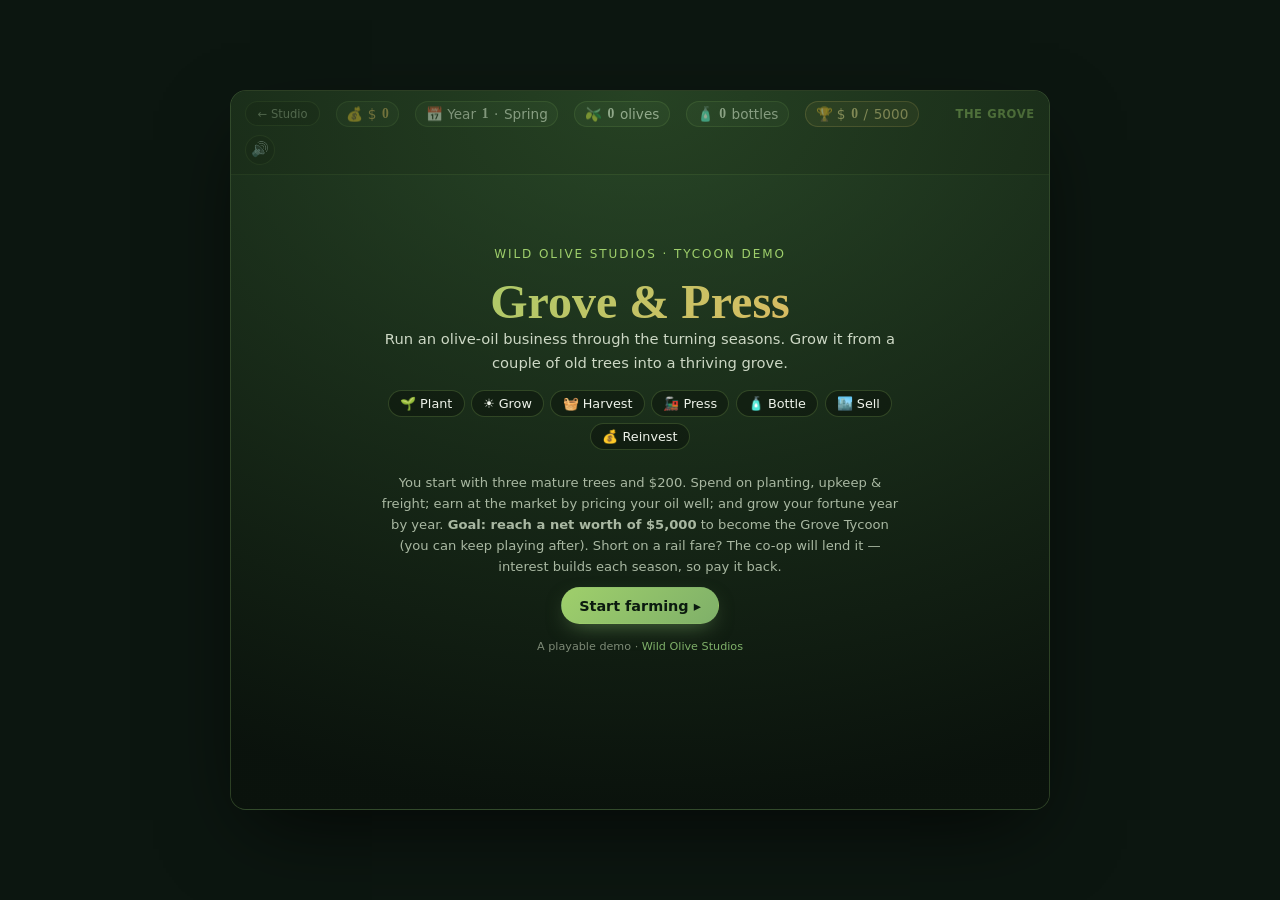
<file: docs/play/grove-and-press/index.html>
<!DOCTYPE html>
<html lang="en">
<head>
<meta charset="UTF-8" />
<meta name="viewport" content="width=device-width, initial-scale=1.0" />
<meta http-equiv="Content-Security-Policy" content="default-src 'none'; script-src 'unsafe-inline'; style-src 'unsafe-inline'; img-src 'self'; base-uri 'none'; form-action 'none'; object-src 'none'" />
<meta name="referrer" content="strict-origin-when-cross-origin" />
<meta name="description" content="Grove & Press — an olive-oil tycoon from Wild Olive Studios. Plant olive trees, harvest, press oil, and sell at the city farmers market." />
<title>Grove &amp; Press — Wild Olive Studios</title>
<link rel="icon" type="image/svg+xml" href="../../assets/favicon.svg" />
<style>
  :root{
    --olive:#7fb069; --olive-br:#9fcf6b; --olive-dk:#3f6b35;
    --gold:#e7b75f; --ink:#1d2a18; --paper:#f5f1e4; --paper-2:#e9e2cc;
    --bg:#0c1610; --panel:#16271a; --line:rgba(159,207,107,.22);
    --font:"Space Grotesk",system-ui,sans-serif;
    --display:"Fraunces",Georgia,serif;
  }
  *{box-sizing:border-box;margin:0;-webkit-tap-highlight-color:transparent;}
  html,body{height:100%;}
  body{
    font-family:var(--font); color:#eef3ea; background:var(--bg);
    display:grid; place-items:center; min-height:100dvh; padding:10px; overflow:hidden;
  }
  #app{ position:relative; width:min(100vw,820px); height:min(96dvh,720px);
    background:linear-gradient(180deg,#13241a,#0c1610);
    border:1px solid var(--line); border-radius:16px; overflow:hidden;
    box-shadow:0 30px 80px -20px rgba(0,0,0,.7); display:flex; flex-direction:column; }

  /* ---------- HUD ---------- */
  .hud{ display:flex; flex-wrap:wrap; gap:.5rem 1rem; align-items:center;
    padding:.6rem .9rem; background:rgba(0,0,0,.3); border-bottom:1px solid var(--line);
    font-size:.85rem; }
  .hud b{ font-family:var(--display); }
  .hud .pill{ display:inline-flex; align-items:center; gap:.35rem;
    background:rgba(127,176,105,.1); border:1px solid var(--line);
    padding:.25rem .6rem; border-radius:999px; white-space:nowrap; }
  .hud .money{ color:var(--gold); }
  .hud .debt{ color:#f0a3a3; border-color:rgba(240,120,120,.4); background:rgba(140,40,40,.18); }
  .hud .goal{ color:#ffe49a; border-color:rgba(231,183,95,.4); background:rgba(231,183,95,.12); }
  .hud .goal.done{ color:#bff0a0; border-color:rgba(159,207,107,.6); background:rgba(127,176,105,.2); }
  .hud .phase{ margin-left:auto; color:var(--olive-br); font-weight:700; letter-spacing:.05em; text-transform:uppercase; font-size:.72rem; }

  /* ---------- stage area ---------- */
  .stage{ flex:1; position:relative; overflow:hidden; }
  .panel{ position:absolute; inset:0; display:none; flex-direction:column; }
  .panel.active{ display:flex; }
  .panel__head{ padding:.7rem 1rem .2rem; }
  .panel__head h2{ font-family:var(--display); font-size:1.4rem; }
  .panel__head p{ color:#a9b8a2; font-size:.85rem; }
  .panel__body{ flex:1; overflow:auto; padding:.8rem 1rem; }
  .panel__foot{ padding:.7rem 1rem; border-top:1px solid var(--line); display:flex; gap:.6rem; flex-wrap:wrap; align-items:center; background:rgba(0,0,0,.2); }
  .msg{ font-size:.82rem; color:var(--gold); min-height:1.1em; }

  /* ---------- buttons ---------- */
  .btn{ cursor:pointer; border:1px solid transparent; font-family:var(--font); font-weight:700;
    font-size:.9rem; padding:.6rem 1.1rem; border-radius:999px; transition:transform .15s, filter .15s, background .15s; }
  .btn:hover:not(:disabled){ transform:translateY(-2px); }
  .btn:disabled{ opacity:.4; cursor:not-allowed; }
  .btn--primary{ background:linear-gradient(135deg,var(--olive-br),var(--olive)); color:#0b1a0f; box-shadow:0 8px 22px -8px rgba(127,176,105,.6); }
  .btn--gold{ background:linear-gradient(135deg,#f0cd84,var(--gold)); color:#2a1c05; }
  .btn--ghost{ background:rgba(255,255,255,.04); border-color:var(--line); color:#eef3ea; }
  .btn--ghost.on{ background:rgba(231,183,95,.18); border-color:var(--gold); color:var(--gold); }
  .btn--sm{ padding:.35rem .7rem; font-size:.8rem; }

  /* ---------- grove ---------- */
  #groveStage .panel__body{ transition:background .8s; }
  .season-spring{ background:radial-gradient(120% 90% at 50% 0%, #1f3a23, transparent); }
  .season-summer{ background:radial-gradient(120% 90% at 50% 0%, #2a3d18, transparent); }
  .season-autumn{ background:radial-gradient(120% 90% at 50% 0%, #3a2f15, transparent); }
  .season-winter{ background:radial-gradient(120% 90% at 50% 0%, #1c2733, transparent); }
  .grid{ display:grid; grid-template-columns:repeat(4,1fr); gap:.6rem; max-width:520px; margin:0 auto; }
  .plot{ aspect-ratio:1; border-radius:12px; border:2px dashed rgba(159,207,107,.25);
    background:rgba(0,0,0,.18); display:flex; flex-direction:column; align-items:center; justify-content:center;
    cursor:pointer; position:relative; transition:transform .12s, border-color .15s, background .15s; font-size:2.4rem; }
  .plot:hover{ transform:translateY(-2px); }
  .plot.tree{ border-style:solid; border-color:rgba(127,176,105,.35); background:rgba(63,107,53,.18); }
  .plot.ripe{ border-color:var(--gold); box-shadow:0 0 0 2px rgba(231,183,95,.35) inset; animation:bob 1.6s ease-in-out infinite; }
  .plot.plantable.planting{ border-color:var(--olive-br); background:rgba(127,176,105,.12); }
  .plot .age{ position:absolute; bottom:4px; font-size:.6rem; color:#a9b8a2; letter-spacing:.03em; }
  .plot .crop{ position:absolute; top:4px; right:6px; font-size:.7rem; font-weight:700; color:var(--gold);
    background:rgba(0,0,0,.5); border-radius:999px; padding:.05rem .4rem; }
  @keyframes bob{ 0%,100%{ transform:translateY(0);} 50%{ transform:translateY(-4px);} }

  /* ---------- refinery ---------- */
  .grade{ display:grid; grid-template-columns:1fr auto; gap:.4rem 1rem; align-items:center;
    padding:.7rem .9rem; border:1px solid var(--line); border-radius:12px; margin-bottom:.6rem; background:rgba(0,0,0,.18); }
  .grade h3{ font-family:var(--display); font-size:1.05rem; }
  .grade small{ color:#a9b8a2; font-size:.76rem; }
  .stepper{ display:flex; align-items:center; gap:.5rem; }
  .stepper b{ min-width:2ch; text-align:center; font-family:var(--display); font-size:1.2rem; }
  .stepper .btn{ width:34px; height:34px; padding:0; display:grid; place-items:center; font-size:1.1rem; }
  .summary{ display:flex; gap:1.2rem; flex-wrap:wrap; font-size:.85rem; padding:.5rem 0; }
  .summary span b{ color:var(--gold); font-family:var(--display); }

  /* ---------- market ---------- */
  #marketCanvas{ width:100%; flex:1; display:block; background:#243018; }
  .market-bars{ display:flex; gap:.8rem; align-items:center; padding:.5rem 1rem; flex-wrap:wrap; }
  .timer{ flex:1; min-width:120px; height:10px; background:rgba(0,0,0,.4); border-radius:999px; overflow:hidden; }
  .timer > i{ display:block; height:100%; width:100%; background:linear-gradient(90deg,var(--gold),var(--olive-br)); transition:width .2s linear; }
  .stock{ display:flex; gap:.5rem; font-size:.8rem; flex-wrap:wrap; }
  .stock .s{ background:rgba(0,0,0,.3); border:1px solid var(--line); border-radius:999px; padding:.15rem .55rem; }
  .price-row{ display:flex; gap:.5rem; justify-content:center; flex-wrap:wrap; align-items:center;
    padding:.4rem 1rem; border-top:1px solid var(--line); background:rgba(0,0,0,.18); }
  .price-row > small{ color:#a9b8a2; font-size:.72rem; }
  .pc{ display:inline-flex; align-items:center; gap:.25rem; background:rgba(0,0,0,.3);
    border:1px solid var(--line); border-radius:999px; padding:.1rem .3rem; font-size:.8rem; }
  .pc button{ width:24px; height:24px; border-radius:50%; border:1px solid var(--line);
    background:rgba(255,255,255,.05); color:#eef3ea; cursor:pointer; font-size:.95rem; line-height:1; padding:0; }
  .pc button:hover{ border-color:var(--olive); }
  .pc b{ min-width:30px; text-align:center; color:var(--gold); }
  .pc .dem{ font-size:.72rem; width:1.1em; text-align:center; }

  /* ---------- overlays ---------- */
  .overlay{ position:absolute; inset:0; z-index:20; display:grid; place-items:center; text-align:center; padding:1.5rem;
    background:radial-gradient(120% 100% at 50% 0%, rgba(63,107,53,.5), rgba(10,18,12,.95)); transition:opacity .3s; }
  .overlay.hidden{ opacity:0; pointer-events:none; }
  .overlay .card{ max-width:520px; }
  .overlay h1{ font-family:var(--display); font-size:clamp(2rem,7vw,3rem); line-height:1.05;
    background:linear-gradient(135deg,var(--olive-br),var(--gold)); -webkit-background-clip:text; background-clip:text; color:transparent; }
  .overlay .tag{ color:var(--olive-br); letter-spacing:.16em; text-transform:uppercase; font-size:.75rem; margin-bottom:1rem; }
  .overlay p{ color:#cdd8c5; font-size:.92rem; line-height:1.6; margin-bottom:.6rem; }
  .overlay .loop{ display:flex; flex-wrap:wrap; gap:.4rem; justify-content:center; margin:1rem 0 1.4rem; font-size:.8rem; }
  .overlay .loop span{ background:rgba(0,0,0,.3); border:1px solid var(--line); border-radius:999px; padding:.3rem .7rem; }
  .back{ font-size:.72rem; color:#a9b8a2; text-decoration:none; white-space:nowrap;
    background:rgba(0,0,0,.4); padding:.3rem .7rem; border-radius:999px; border:1px solid var(--line); }
  .back:hover{ color:#fff; }
  .muteBtn{ background:rgba(0,0,0,.4); border:1px solid var(--line); color:#eef3ea; cursor:pointer;
    border-radius:999px; width:30px; height:30px; font-size:.9rem; line-height:1; padding:0; }
  .muteBtn:hover{ border-color:var(--olive); }
  .muteBtn.off{ opacity:.55; }
  .credit{ margin-top:1rem; font-size:.7rem; color:#7d8a76; }
  .credit a{ color:var(--olive); text-decoration:none; }
  @media (max-width:560px){
    .grid{ grid-template-columns:repeat(3,1fr); }
    .panel__head h2{ font-size:1.2rem; }
  }
</style>
</head>
<body>
<div id="app">

  <!-- HUD -->
  <div class="hud">
    <a class="back" href="../../index.html#games">← Studio</a>
    <span class="pill money">💰 $<b id="money">0</b></span>
    <span class="pill">📅 Year <b id="year">1</b> · <span id="season">Spring</span></span>
    <span class="pill">🫒 <b id="invOlives">0</b> olives</span>
    <span class="pill">🧴 <b id="invBottles">0</b> bottles</span>
    <span class="pill debt" id="debtPill" style="display:none;">🏦 Loan $<b id="debt">0</b></span>
    <span class="pill goal" id="goalPill">🏆 $<b id="net">0</b>/<span id="netTarget">5000</span></span>
    <span class="phase" id="phaseLabel">The Grove</span>
    <button class="muteBtn" id="muteBtn" title="Toggle sound" aria-label="Toggle sound">🔊</button>
  </div>

  <!-- STAGE -->
  <div class="stage">

    <!-- GROVE -->
    <section class="panel" id="groveStage">
      <div class="panel__head">
        <h2>🌿 Your Olive Grove</h2>
        <p>Plant trees, then grow the season (once a year), harvest the ripe ones, and rail them to the press.</p>
      </div>
      <div class="panel__body">
        <div class="grid" id="plotGrid"></div>
      </div>
      <div class="panel__foot">
        <button class="btn btn--ghost" id="plantBtn">🌱 Plant tree ($<span id="plantCost">30</span>)</button>
        <button class="btn btn--primary" id="seasonBtn">☀️ Grow the season ▶</button>
        <button class="btn btn--ghost" id="harvestBtn">🧺 Harvest all</button>
        <button class="btn btn--gold" id="shipBtn">🚂 Rail olives to the press →</button>
        <span id="sideBiz" style="display:flex; gap:.4rem; flex-wrap:wrap;"></span>
        <span class="msg" id="groveMsg"></span>
      </div>
    </section>

    <!-- REFINERY -->
    <section class="panel" id="refineryStage">
      <div class="panel__head">
        <h2>🏭 The Press &amp; Bottling House</h2>
        <p>Press your <b id="refOlives">0</b> olives into oil and bottle it. Premium grades use more olives but sell for more.</p>
      </div>
      <div class="panel__body" id="gradeList"></div>
      <div class="panel__foot" style="flex-direction:column; align-items:stretch;">
        <div class="summary">
          <span>Olives used: <b id="sumOlives">0</b> / <span id="sumAvail">0</span></span>
          <span>Press cost: <b id="sumCost">$0</b></span>
          <span>Bottles: <b id="sumBottles">0</b></span>
          <span>Potential sales: <b id="sumRevenue">$0</b></span>
        </div>
        <div style="display:flex; gap:.6rem; flex-wrap:wrap; align-items:center;">
          <button class="btn btn--gold" id="pressBtn">🚂 Press, bottle &amp; rail to the city →</button>
          <span class="msg" id="refMsg"></span>
        </div>
      </div>
    </section>

    <!-- MARKET -->
    <section class="panel" id="marketStage">
      <div class="panel__head">
        <h2 id="marketTitle">🏙️ City Farmers Market</h2>
        <p>Price your oil below (🔥 cheaper sells faster). <b>Tap a shopper to chat</b>, or <b>tap a neighbour's stall to buy it out</b> (from $300) and run it yourself.</p>
      </div>
      <canvas id="marketCanvas"></canvas>
      <div class="price-row" id="priceRow"></div>
      <div class="market-bars">
        <span style="font-size:.8rem;">⏱️</span>
        <div class="timer"><i id="timerFill"></i></div>
        <span class="pill money" style="font-size:.8rem;">+$<b id="earned">0</b></span>
      </div>
      <div class="panel__foot">
        <div class="stock" id="marketStock"></div>
        <button class="btn btn--gold btn--sm" id="buyStallBtn" style="display:none;">🏪 Buy a 2nd stall</button>
        <button class="btn btn--gold btn--sm" id="buyDrinksBtn" style="display:none;">🧃 Buy juice &amp; tea stand</button>
        <button class="btn btn--primary" id="returnBtn" style="margin-left:auto; display:none;">🚜 Return to the grove →</button>
      </div>
    </section>

  </div>

  <!-- START OVERLAY -->
  <div class="overlay" id="startScreen">
    <div class="card">
      <div class="tag">Wild Olive Studios · tycoon demo</div>
      <h1>Grove &amp; Press</h1>
      <p>Run an olive-oil business through the turning seasons. Grow it from a couple of old trees into a thriving grove.</p>
      <div class="loop">
        <span>🌱 Plant</span><span>☀️ Grow</span><span>🧺 Harvest</span>
        <span>🚂 Press</span><span>🧴 Bottle</span><span>🏙️ Sell</span><span>💰 Reinvest</span>
      </div>
      <p style="font-size:.82rem; color:#a9b8a2;">You start with three mature trees and $200. Spend on planting, upkeep &amp; freight; earn at the market by pricing your oil well; and grow your fortune year by year. <b>Goal: reach a net worth of $5,000</b> to become the Grove Tycoon (you can keep playing after). Short on a rail fare? The co-op will lend it — interest builds each season, so pay it back.</p>
      <div style="display:flex; gap:.6rem; justify-content:center; flex-wrap:wrap; margin-top:.6rem;">
        <button class="btn btn--gold" id="continueBtn" style="display:none;">↺ Continue <small id="continueInfo"></small></button>
        <button class="btn btn--primary" id="startBtn">Start farming ▸</button>
      </div>
      <div class="credit">A playable demo · <a href="../../index.html">Wild Olive Studios</a></div>
    </div>
  </div>

  <!-- WIN OVERLAY -->
  <div class="overlay hidden" id="winScreen">
    <div class="card">
      <div class="tag">🏆 You did it</div>
      <h1>Grove Tycoon!</h1>
      <p>Your little grove grew into a thriving olive-oil empire.</p>
      <p>Net worth <b id="winNet">$0</b> reached in <b id="winYears">0</b> years.</p>
      <div style="display:flex; gap:.6rem; justify-content:center; flex-wrap:wrap; margin-top:.6rem;">
        <button class="btn btn--primary" id="keepPlayingBtn">Keep playing ▸</button>
        <button class="btn btn--ghost" id="winRestartBtn">New game</button>
      </div>
      <div class="credit"><a href="../../index.html#games">← Other Wild Olive games</a></div>
    </div>
  </div>

  <!-- GAME OVER OVERLAY -->
  <div class="overlay hidden" id="overScreen">
    <div class="card">
      <div class="tag" id="overTag">The grove falls quiet…</div>
      <h1 id="overTitle">Out of business</h1>
      <p id="overMsg"></p>
      <p>You lasted <b id="overYears">0</b> years and your best balance was <b id="overBest">$0</b>.</p>
      <button class="btn btn--primary" id="restartBtn" style="margin-top:.6rem;">Try again ▸</button>
      <div class="credit"><a href="../../index.html#games">← Other Wild Olive games</a></div>
    </div>
  </div>
</div>

<script>
(function(){
"use strict";

// ---------- balance constants ----------
const START_MONEY = 200;
const PLANT_COST   = 24;
const UPKEEP_TREE  = 3;     // per tree, charged each grow-season
const FREIGHT       = 15;   // rail cost grove -> press, and press -> city (each leg)
const MATURE_AGE   = 2;     // seasons to bear fruit
const MARKET_SECS  = 48;
const PLOTS        = 12;
const EXTRA_STALL_COST = 200;  // buy a second market stall
const PRICE_MIN = 0.6, PRICE_MAX = 1.4, PRICE_STEP = 0.1; // price range as a multiplier of base
const LOAN_INTEREST = 0.18;   // interest charged on the co-op loan each grow season
const LOAN_RESERVE  = 30;     // cash kept back before auto-repaying the loan
const DEBT_LIMIT    = 500;    // if the loan grows past this, the co-op calls it in (game over)
const BUYOUT_COST   = 300;    // buy out a neighbouring shop and run it yourself
const DRINKS_COST   = 250;    // buy a juice & tea stand for passive market income
const DRINK_PRICE   = 5;      // per drink (small variation applied)
const WIN_NETWORTH  = 5000;   // reach this net worth to win (you can keep playing after)

// Occasional themed markets. sky/ground are gradient stops; decor scatters on the
// ground; particle is the falling weather; creatures wander about.
const THEMES = {
  standard:  { label:"Market Day",            sky:["#3a4a6b","#6b6e8e","#c98f6a"], ground:["#586a3a","#3c4a26"], particle:null,     decor:[],                          creatures:[] },
  spring:    { label:"🌷 Spring Market",       sky:["#6fa8d6","#bfe0f0","#dcefc4"], ground:["#6a8e38","#4c6a26"], particle:"petals", decor:["🌷","🌼","🌸","💐","🌿"],   creatures:["🦋","🐝"] },
  fair:      { label:"🐣 Spring Animal Fair",  sky:["#7fb4da","#cfe8f0","#dcefc4"], ground:["#6a8e38","#4c6a26"], particle:"petals", decor:["🌼","🌷","🌿"],            creatures:["🐤","🐰","🐑","🐐","🦆","🐓"] },
  summer:    { label:"☀️ Summer Market",       sky:["#4a86c8","#9fc8e8","#ead8a0"], ground:["#6a8a30","#4c6a20"], particle:null,     decor:["🌻","🍉","🍓"],            creatures:["🦋"] },
  autumn:    { label:"🍂 Harvest Market",      sky:["#8a6a3a","#c89a5a","#e6b070"], ground:["#6a5a28","#4a3c18"], particle:"leaves", decor:["🎃","🌽","🍎","🌾","🍂"],   creatures:[] },
  halloween: { label:"🎃 Halloween Market",    sky:["#1a1230","#37264c","#5a3a2a"], ground:["#2a2438","#171322"], particle:"leaves", decor:["🎃","👻","🦇","🕸️","💀"],  creatures:["🦇","🐈‍⬛"] },
  winter:    { label:"❄️ Winter Market",       sky:["#5a6a8a","#9aa8c0","#d4dce4"], ground:["#b4bec6","#8a96a2"], particle:"snow",   decor:["⛄","🌲","❄️"],            creatures:[] },
  christmas: { label:"🎄 Christmas Market",     sky:["#1f3050","#3a4a6a","#6a4a4a"], ground:["#bcc4cc","#94a2aa"], particle:"snow",   decor:["🎄","🎁","⛄","🔔","🕯️"],  creatures:[] },
};
const THEME_KEYS = Object.keys(THEMES);
// which themed market each year brings (recurring) — feels like seasonal occasions
const MARKET_CALENDAR = ["standard","spring","summer","autumn","halloween","winter","christmas","fair"];
function themeForYear(y){ return MARKET_CALENDAR[(Math.max(1,y)-1) % MARKET_CALENDAR.length]; }
// each theme gets its own music style
const THEME_MUSIC = { standard:"cheery", spring:"spring", fair:"fair", summer:"summer", autumn:"harvest", halloween:"spooky", winter:"winter", christmas:"festive" };
const CHATTER = [
  "Lovely oil this year!", "How much for the green one?", "Smells like home 🌿",
  "My nonna swears by olive oil.", "Bit pricey today, no?", "I'll take a bottle!",
  "Market's lively today.", "Just browsing, thanks.", "Beautiful weather for it.",
  "Is this cold-pressed?", "Mmm — any taste tests?", "Back next week for more!",
  "Tell your trees I said hi.", "Saving up for the good stuff.", "That's a bargain!",
  "Heard this farm's the best.", "One of each, please!", "My salad will thank you.",
  "Extra-virgin or nothing for me.", "Do you deliver?", "My doctor says it's good for me!",
  "I came all this way for this.", "Peppery finish on that one — love it.", "Is it local?",
  "I'll tell all my friends.", "Got any in a bigger bottle?", "Perfect for dipping bread.",
  "Worth every penny.", "The queue says it all!", "You've outdone yourself.",
  "What a gorgeous stall.", "I'll grab two — one's a gift.", "Treat yourself, I always say.",
  "Better than the supermarket stuff.", "Could smell it from the gate!", "Keep the change."
];
// extra lines that fit each themed market (mixed in with the general ones)
const THEME_CHATTER = {
  spring: [
    "What a lovely spring day! 🌸", "The blossom is gorgeous this year.",
    "Everything's blooming!", "Perfect picnic weather.", "Fresh starts all round.",
    "Bees are busy today 🐝", "Love the flowers everywhere."
  ],
  fair: [
    "The lambs are adorable! 🐑", "My kids love the animals.",
    "Did you see the bunnies? 🐰", "That goat tried to eat my bag!",
    "Cluck cluck — morning! 🐓", "The ducklings stole the show 🦆"
  ],
  summer: [
    "Phew, it's a scorcher ☀️", "Ice cold lemonade, anyone?",
    "Beach later, market now.", "Sun's out, wallets out!",
    "Lovely day to be outside.", "Watermelon weather 🍉"
  ],
  autumn: [
    "Harvest time — my favourite! 🍂", "Smells like autumn.",
    "Pumpkin everything, please 🎃", "Cosy season is here.",
    "The leaves are turning beautifully.", "Stocking up for winter."
  ],
  halloween: [
    "Spooky season! 🎃", "Trick or treat? 👻", "Ooh, eerie vibes tonight.",
    "Was that a bat? 🦇", "Olive oil for my potions 🧪", "Boo! …sorry. 💀",
    "Love a haunted market.", "My costume took hours!"
  ],
  winter: [
    "Brrr, freezing out! ❄️", "Snow's really coming down.",
    "Warm me up with something nice.", "Wrapped up warm today ⛄",
    "Hot soup needs good oil.", "Mind the ice on the way out!"
  ],
  christmas: [
    "Merry one to you! 🎄", "Gathering gifts 🎁", "It's beginning to feel festive!",
    "Oil makes a lovely present.", "Carollers are out tonight 🔔",
    "Cosy and bright, isn't it?", "Stocking fillers, sorted!", "Season's greetings! ⛄"
  ]
};

// grade: olives per bottle, sale price, press cost per bottle, color, name
const GRADES = {
  evoo:   { name:"Extra-Virgin", olives:10, price:28, press:4, color:"#9fcf6b", emoji:"🟢" },
  virgin: { name:"Virgin Olive Oil", olives:6, price:16, press:3, color:"#e7b75f", emoji:"🟡" },
  pomace: { name:"Pomace (table) Oil", olives:3, price:8, press:2, color:"#c98b4a", emoji:"🟤" },
};
// Neighbouring market shops you can eventually buy out and run yourself.
// price = sale price/unit; makeCost/makeYield = the side-business batch you run at the farm.
const SHOPS = {
  honey:   { name:"Bramble Honey",  emoji:"🍯", color:"#e0a92e", price:14, makeCost:40, makeYield:7, verb:"Collect honey" },
  cheese:  { name:"Hilltop Cheese", emoji:"🧀", color:"#e8cf6a", price:18, makeCost:56, makeYield:6, verb:"Make cheese" },
  bread:   { name:"Riverbread",     emoji:"🥖", color:"#cc9a5c", price:10, makeCost:30, makeYield:8, verb:"Bake bread" },
  wine:    { name:"Old Vine Wine",  emoji:"🍷", color:"#8e3b5a", price:26, makeCost:80, makeYield:5, verb:"Press wine" },
  jam:     { name:"Sunfield Jam",   emoji:"🍓", color:"#c0476a", price:13, makeCost:38, makeYield:7, verb:"Boil jam" },
  flowers: { name:"Meadow Flowers", emoji:"💐", color:"#d98fb0", price:12, makeCost:34, makeYield:7, verb:"Cut flowers" },
  cider:   { name:"Orchard Cider",  emoji:"🍎", color:"#b5532f", price:15, makeCost:45, makeYield:7, verb:"Press cider" },
  eggs:    { name:"Hen & Co Eggs",  emoji:"🥚", color:"#d8c98a", price:9,  makeCost:25, makeYield:9, verb:"Gather eggs" },
};
const SHOP_ORDER = ["honey","cheese","bread","wine","jam","flowers","cider","eggs"];

// ---------- state ----------
let G;
function newGame(){
  G = {
    money: START_MONEY, year: 1, seasonIdx: 0,
    plots: Array.from({length:PLOTS}, ()=>null),
    olives: 0,
    bottles: { evoo:0, virgin:0, pomace:0 },
    planning: { evoo:0, virgin:0, pomace:0 },
    planting: false,
    bestMoney: START_MONEY,
    earned: 0,
    phase: "grove",
    grownThisYear: false,
    extraStall: false,
    priceMul: { evoo:1, virgin:1, pomace:1 },
    debt: 0,
    ownedShops: [],              // keys of SHOPS you've bought out (you can own many)
    sideStock: {},               // key -> units ready to sell
    producedSide: {},            // key -> made-this-year flag (resets each year)
    drinksStand: false,          // own a juice & tea stand (passive market income)
    won: false,                  // reached the net-worth goal
  };
  // start with three mature trees in the first row
  G.plots[0] = makeTree(MATURE_AGE);
  G.plots[1] = makeTree(MATURE_AGE);
  G.plots[2] = makeTree(MATURE_AGE);
}
function makeTree(age){ return { age:age, vigor: 0.65 + Math.random()*0.8, crop:0 }; }

const SEASONS = ["Spring","Summer","Autumn","Winter"];

/* =====================================================================
   AUDIO — fully synthesized (Web Audio API), no external files.
   Upbeat loop for the market only; short SFX for actions everywhere.
   ===================================================================== */
const AU = (function(){
  let ctx = null, master = null, enabled = true;
  let music = { on:false, step:0, next:0, timer:null };

  // semitones from A4 -> Hz
  const hz = n => 440 * Math.pow(2, n/12);
  // each track: step (sec/8th), 4-bar progression as [rootSemitone, isMinor],
  // instrument waveforms, and an optional bell accent. Melody arpeggiates chord tones.
  const TRACKS = {
    cheery:  { step:0.16, lead:"square",   bass:"sawtooth", bells:false, prog:[[-9,0],[-2,0],[0,1],[-4,0]] }, // C G Am F
    spring:  { step:0.14, lead:"triangle", bass:"triangle", bells:false, prog:[[-7,0],[0,0],[2,1],[-2,0]] },  // D A Bm G
    summer:  { step:0.15, lead:"square",   bass:"sawtooth", bells:false, prog:[[-9,0],[-4,0],[-2,0],[-9,0]] },// C F G C
    fair:    { step:0.13, lead:"square",   bass:"triangle", bells:false, prog:[[-2,0],[-7,0],[-5,1],[-9,0]] },// G D Em C
    harvest: { step:0.18, lead:"triangle", bass:"sawtooth", bells:false, prog:[[-2,0],[-9,0],[-4,0],[-2,0]] },// G C F G (mixolydian-ish)
    spooky:  { step:0.21, lead:"sine",     bass:"sawtooth", bells:false, minorMood:true, prog:[[0,1],[-4,0],[-7,1],[-5,0]] }, // Am F Dm E
    winter:  { step:0.22, lead:"sine",     bass:"triangle", bells:true,  prog:[[-9,0],[0,1],[-4,0],[-2,0]] }, // C Am F G (gentle)
    festive: { step:0.16, lead:"triangle", bass:"triangle", bells:true,  prog:[[-2,0],[-9,0],[-7,0],[-2,0]] },// G C D G (jolly)
  };
  let track = TRACKS.cheery, lastStyle = "cheery";

  function ensure(){
    if(ctx) return true;
    try{
      ctx = new (window.AudioContext||window.webkitAudioContext)();
      master = ctx.createGain(); master.gain.value = 0.9; master.connect(ctx.destination);
    }catch(e){ return false; }
    return true;
  }
  function init(){ if(!ensure()) return; if(ctx.state==="suspended") ctx.resume(); }
  function setEnabled(on){ enabled = on; if(!on) stopMusic(); }
  function isEnabled(){ return enabled; }

  function blip(freq, dur, type, gain, when, glide){
    if(!enabled || !ctx) return;
    const t = when || ctx.currentTime;
    const o = ctx.createOscillator(), g = ctx.createGain();
    o.type = type||"triangle"; o.frequency.setValueAtTime(freq, t);
    if(glide) o.frequency.exponentialRampToValueAtTime(glide, t+dur);
    g.gain.setValueAtTime(0.0001, t);
    g.gain.exponentialRampToValueAtTime(gain||0.2, t+0.012);
    g.gain.exponentialRampToValueAtTime(0.0001, t+dur);
    o.connect(g); g.connect(master); o.start(t); o.stop(t+dur+0.02);
  }
  function noise(dur, gain, when){
    if(!enabled || !ctx) return;
    const t = when || ctx.currentTime;
    const n = Math.floor(ctx.sampleRate*dur);
    const buf = ctx.createBuffer(1, n, ctx.sampleRate), d = buf.getChannelData(0);
    for(let i=0;i<n;i++) d[i] = (Math.random()*2-1)*(1-i/n);
    const src = ctx.createBufferSource(); src.buffer = buf;
    const g = ctx.createGain(); g.gain.value = gain||0.08;
    const f = ctx.createBiquadFilter(); f.type="highpass"; f.frequency.value=2000;
    src.connect(f); f.connect(g); g.connect(master); src.start(t);
  }

  const SFX = {
    click(){ blip(520,0.05,"square",0.08); },
    plant(){ blip(330,0.12,"triangle",0.16,0,520); noise(0.08,0.05); },
    harvest(){ blip(440,0.08,"triangle",0.16); blip(660,0.10,"triangle",0.14, (ctx?ctx.currentTime+0.07:0)); },
    chime(){ if(!ctx)return; const t=ctx.currentTime; [523.25,659.25,783.99].forEach((f,i)=>blip(f,0.5,"sine",0.14,t+i*0.09)); },
    train(){ if(!ctx)return; const t=ctx.currentTime; blip(196,0.5,"sawtooth",0.16,t,180); blip(147,0.6,"sawtooth",0.14,t+0.18,140); },
    press(){ blip(120,0.18,"square",0.2,0,70); noise(0.16,0.1); },
    coin(){ if(!ctx)return; const t=ctx.currentTime; blip(880,0.09,"square",0.18,t); blip(1320,0.16,"square",0.16,t+0.07); },
    neighbour(){ blip(740,0.06,"sine",0.06); },
    fanfare(){ if(!ctx)return; const t=ctx.currentTime; [392,523.25,659.25,783.99].forEach((f,i)=>blip(f,0.45,"triangle",0.16,t+i*0.12)); },
  };
  function sfx(name){ if(SFX[name]) SFX[name](); }

  function schedule(){
    if(!music.on || !ctx) return;
    const STEP = track.step;
    while(music.next < ctx.currentTime + 0.12){
      const bar = Math.floor(music.step/8) % 4;
      const s = music.step % 8;
      const t = music.next;
      const [rootSemi, isMin] = track.prog[bar];
      const tones = isMin ? [0,3,7,12] : [0,4,7,12]; // triad + octave
      if(s===0) blip(hz(rootSemi-12), STEP*3.4, track.bass, 0.11, t, hz(rootSemi-12)*0.99); // bass on the 1
      if(s===4) blip(hz(rootSemi),    STEP*1.6, track.bass, 0.06, t);                        // mid pulse
      const tone = tones[s % tones.length];
      blip(hz(rootSemi + tone + 12), STEP*0.9, track.lead, track.minorMood?0.05:0.06, t);    // arpeggio lead
      if(track.bells){ if(s%2===0) blip(hz(rootSemi+tone+24), STEP*0.7, "sine", 0.035, t); } // sparkly bells
      else if(s%2===0) noise(0.03, 0.03, t);                                                 // soft hat
      music.next += STEP; music.step = (music.step+1) % 32;
    }
    music.timer = setTimeout(schedule, 30);
  }
  function startMusic(style){
    if(style){ track = TRACKS[style] || TRACKS.cheery; lastStyle = style; }
    else { track = TRACKS[lastStyle] || TRACKS.cheery; }
    if(!enabled || !ensure()) return;
    if(ctx.state==="suspended") ctx.resume();
    if(music.on) return; music.on=true; music.step=0; music.next=ctx.currentTime+0.08; schedule();
  }
  function stopMusic(){ music.on=false; if(music.timer){ clearTimeout(music.timer); music.timer=null; } }

  return { init, setEnabled, isEnabled, sfx, startMusic, stopMusic };
})();

/* =====================================================================
   SAVE / CONTINUE  (localStorage)
   ===================================================================== */
const SAVE_KEY = "groveandpress_save_v1";
const MUTE_KEY = "groveandpress_muted";
function saveGame(){ try{ if(G) localStorage.setItem(SAVE_KEY, JSON.stringify(G)); }catch(e){} }
function loadSave(){ try{ const s=localStorage.getItem(SAVE_KEY); return s?JSON.parse(s):null; }catch(e){ return null; } }
function hasSave(){ return !!loadSave(); }

// ---------- dom helpers ----------
const $ = id => document.getElementById(id);
function setText(id,v){ $(id).textContent = v; }
function bottlesTotal(){ return G.bottles.evoo + G.bottles.virgin + G.bottles.pomace; }
function sideStockTotal(){ return Object.values(G.sideStock).reduce((a,b)=>a+b,0); }
function buyoutCost(){ return BUYOUT_COST + G.ownedShops.length * 150; } // each shop you own makes the next dearer
function netWorth(){
  // cash + the sale/capital value of everything you own, minus debt
  let w = G.money - (G.debt|0);
  w += G.plots.filter(Boolean).length * 40;            // trees
  w += Math.round(G.olives * 1.5);                     // loose olives
  w += G.bottles.evoo*GRADES.evoo.price + G.bottles.virgin*GRADES.virgin.price + G.bottles.pomace*GRADES.pomace.price;
  for(const k of G.ownedShops) w += (G.sideStock[k]|0) * SHOPS[k].price + 250; // side stock + shop capital
  if(G.extraStall) w += EXTRA_STALL_COST;
  if(G.drinksStand) w += DRINKS_COST;
  return Math.round(w);
}
// pay an amount from cash; whatever you can't cover becomes co-op debt. returns amount borrowed.
function chargeOrBorrow(amount){
  const pay = Math.min(G.money, amount);
  G.money -= pay;
  const owed = amount - pay;
  if(owed > 0) G.debt += owed;
  return owed;
}
function refreshHUD(){
  setText("money", G.money);
  setText("year", G.year);
  setText("season", SEASONS[G.seasonIdx]);
  setText("invOlives", G.olives);
  setText("invBottles", bottlesTotal());
  setText("debt", G.debt|0);
  $("debtPill").style.display = (G.debt|0) > 0 ? "inline-flex" : "none";
  const nw = netWorth();
  setText("net", nw);
  $("goalPill").classList.toggle("done", nw >= WIN_NETWORTH);
  if(G.money > G.bestMoney) G.bestMoney = G.money;
}

// ---------- stage switching ----------
const PHASE_LABEL = { grove:"The Grove", refinery:"The Press", market:"The Market" };
function showStage(name){
  document.querySelectorAll(".panel").forEach(p=>p.classList.remove("active"));
  $(name+"Stage").classList.add("active");
  setText("phaseLabel", PHASE_LABEL[name]);
}

/* =====================================================================
   GROVE
   ===================================================================== */
let seasonBusy = false;
function enterGrove(){
  showStage("grove");
  // the co-op calls in a loan that's grown too large
  if(G.debt > DEBT_LIMIT){ return gameOver("debt"); }
  // bankruptcy: nothing to sell and nothing to make it from (press fees can be loaned,
  // so having trees or olives always lets you recover — debt foreclosure is the real loss)
  const trees = G.plots.filter(Boolean).length;
  const canSell = bottlesTotal() > 0 || sideStockTotal() > 0 || G.drinksStand;
  const canProduce = trees > 0 || G.olives > 0;
  const canMakeSide = G.ownedShops.some(k=> G.money >= SHOPS[k].makeCost);
  if(!canSell && !canProduce && !canMakeSide){
    return gameOver("broke");
  }
  G.planting = false;
  G.phase = "grove";
  renderGrove();
  refreshHUD();
  saveGame();
  $("groveMsg").textContent = trees ? "Grow the season to ripen your olives, then harvest." :
    "Plant some trees to get started!";
  // net-worth victory (celebrated once; you can keep playing)
  if(!G.won && netWorth() >= WIN_NETWORTH){
    G.won = true; saveGame();
    setText("winNet", "$"+netWorth());
    setText("winYears", G.year);
    AU.sfx("fanfare");
    $("winScreen").classList.remove("hidden");
  }
}
function renderGrove(){
  const grid = $("plotGrid");
  grid.className = "grid";
  $("groveStage").querySelector(".panel__body").className =
    "panel__body season-" + SEASONS[G.seasonIdx].toLowerCase();
  setText("plantCost", PLANT_COST);
  $("plantBtn").classList.toggle("on", G.planting);
  const sb = $("seasonBtn");
  sb.disabled = G.grownThisYear || seasonBusy;
  sb.textContent = G.grownThisYear ? "✓ Grown this year — off to the press" : "☀️ Grow the season ▶";
  // side businesses (one produce button per bought-out shop)
  const sbz = $("sideBiz");
  sbz.innerHTML = "";
  G.ownedShops.forEach(key=>{
    const sh = SHOPS[key];
    const made = G.producedSide[key];
    const stock = G.sideStock[key]|0;
    const btn = document.createElement("button");
    btn.className = "btn btn--ghost btn--sm";
    btn.dataset.shop = key;
    btn.textContent = made
      ? `${sh.emoji} made ✓ · stock ${stock}`
      : `${sh.emoji} ${sh.verb} (−$${sh.makeCost} → +${sh.makeYield}) · ${stock}`;
    btn.disabled = made || G.money < sh.makeCost;
    btn.onclick = ()=>makeSide(key);
    sbz.appendChild(btn);
  });
  grid.innerHTML = "";
  G.plots.forEach((t,i)=>{
    const el = document.createElement("div");
    el.className = "plot";
    if(!t){
      el.classList.add("plantable");
      if(G.planting) el.classList.add("planting");
      el.innerHTML = G.planting ? "🌱" : "";
    } else {
      el.classList.add("tree");
      const ripe = t.crop > 0;
      const stage = t.age < 1 ? "🌱" : t.age < MATURE_AGE ? "🌿" : "🌳";
      el.innerHTML = stage;
      el.innerHTML += `<span class="age">${t.age<1?"sapling":t.age<MATURE_AGE?"young":"mature"}</span>`;
      if(ripe){ el.classList.add("ripe"); el.innerHTML += `<span class="crop">🫒${t.crop}</span>`; }
    }
    el.onclick = ()=>plotClick(i);
    grid.appendChild(el);
  });
}
function plotClick(i){
  const t = G.plots[i];
  if(G.planting && !t){
    if(G.money < PLANT_COST){ $("groveMsg").textContent = "Not enough money to plant."; return; }
    G.money -= PLANT_COST;
    G.plots[i] = makeTree(0);
    AU.sfx("plant");
    refreshHUD(); renderGrove(); saveGame();
    $("groveMsg").textContent = "Planted a sapling 🌱 — it'll bear fruit in a couple of seasons.";
  } else if(t && t.crop > 0){
    harvestTree(i);
  }
}
function harvestTree(i){
  const t = G.plots[i];
  if(!t || t.crop<=0) return;
  G.olives += t.crop;
  $("groveMsg").textContent = `Harvested ${t.crop} olives 🫒`;
  t.crop = 0;
  AU.sfx("harvest");
  refreshHUD(); renderGrove(); saveGame();
}
$("harvestBtn").onclick = ()=>{
  let total=0;
  G.plots.forEach((t)=>{ if(t&&t.crop>0){ total+=t.crop; G.olives+=t.crop; t.crop=0; } });
  if(total){ AU.sfx("harvest"); $("groveMsg").textContent = `Harvested ${total} olives 🫒`; refreshHUD(); renderGrove(); saveGame(); }
  else $("groveMsg").textContent = "Nothing ripe to harvest yet.";
};
$("plantBtn").onclick = ()=>{ G.planting = !G.planting; AU.sfx("click"); renderGrove(); };
function makeSide(key){
  if(!G.ownedShops.includes(key) || G.producedSide[key]) return;
  const sh = SHOPS[key];
  if(G.money < sh.makeCost){ $("groveMsg").textContent = `Need $${sh.makeCost} to ${sh.verb.toLowerCase()}.`; return; }
  G.money -= sh.makeCost;
  G.sideStock[key] = (G.sideStock[key]|0) + sh.makeYield;
  G.producedSide[key] = true;
  AU.sfx("harvest");
  refreshHUD(); renderGrove(); saveGame();
  $("groveMsg").textContent = `${sh.verb}: +${sh.makeYield} to sell at market (stock ${G.sideStock[key]}).`;
}

$("seasonBtn").onclick = ()=>{
  if(seasonBusy) return;
  if(G.grownThisYear){ $("groveMsg").textContent = "You only get one growing season a year — harvest and rail your olives to the press."; return; }
  const trees = G.plots.filter(Boolean);
  if(trees.length === 0){ $("groveMsg").textContent = "Plant a tree first!"; return; }
  seasonBusy = true;
  $("seasonBtn").disabled = true;
  G.planting = false;
  // upkeep
  const upkeep = trees.length * UPKEEP_TREE;
  G.money = Math.max(0, G.money - upkeep);
  let note = `Tending the grove… (−$${upkeep} upkeep)`;
  // co-op loan: interest accrues each grow season, then auto-repay from spare cash
  if(G.debt > 0){
    const interest = Math.ceil(G.debt * LOAN_INTEREST);
    G.debt += interest;
    note += ` · 🏦 loan interest +$${interest}`;
    const repay = Math.min(G.debt, Math.max(0, G.money - LOAN_RESERVE));
    if(repay > 0){ G.money -= repay; G.debt -= repay; note += ` · repaid $${repay}`; }
  }
  $("groveMsg").textContent = note;
  // animate seasons Spring -> Summer -> Autumn
  const steps = [1,2,3,0]; // summer, autumn, winter, back to spring
  let s = 0;
  const seq = ()=>{
    G.seasonIdx = steps[s];
    renderGrove(); refreshHUD();
    AU.sfx("click");
    s++;
    if(s < steps.length){ setTimeout(seq, 420); }
    else {
      ripen();
      seasonBusy = false;
      $("seasonBtn").disabled = false;
    }
  };
  setTimeout(seq, 200);
};
function ripen(){
  // age trees; mature ones produce a variable crop
  let produced = 0, bearers = 0;
  const yearLuck = 0.7 + Math.random()*0.6; // whole-season variation
  G.plots.forEach(t=>{
    if(!t) return;
    if(t.age < MATURE_AGE) t.age++;
    if(t.age >= MATURE_AGE){
      const base = 11;
      t.crop = Math.max(1, Math.round(base * t.vigor * yearLuck * (0.8 + Math.random()*0.5)));
      produced += t.crop; bearers++;
    }
  });
  G.seasonIdx = 2; // Autumn = harvest time
  if(bearers){ AU.sfx("chime"); G.grownThisYear = true; } // one grow season per year
  renderGrove(); refreshHUD(); saveGame();
  $("groveMsg").textContent = bearers
    ? `🍂 Autumn harvest! ${bearers} tree${bearers>1?"s":""} bore ${produced} olives ${yearLuck>1.1?"— a bumper year!":yearLuck<0.85?"— a lean year.":"."}  Harvest, then rail them to the press.`
    : "Your young trees aren't bearing fruit yet — grow another season.";
}
$("shipBtn").onclick = ()=>{
  // auto-harvest anything still ripe
  G.plots.forEach(t=>{ if(t&&t.crop>0){ G.olives+=t.crop; t.crop=0; } });
  if(G.olives <= 0){ $("groveMsg").textContent = "No olives to ship — grow & harvest first."; refreshHUD(); renderGrove(); return; }
  // pay the fare; anything you can't cover becomes a co-op loan
  const owed = chargeOrBorrow(FREIGHT);
  if(owed > 0) $("groveMsg").textContent = `🏦 The co-op loaned you $${owed} for the rail fare (interest applies each season).`;
  AU.sfx("train");
  refreshHUD();
  enterRefinery();
};

/* =====================================================================
   REFINERY
   ===================================================================== */
function enterRefinery(){
  showStage("refinery");
  G.phase = "refinery";
  G.planning = { evoo:0, virgin:0, pomace:0 };
  setText("refOlives", G.olives);
  buildGradeList();
  updateRefinery();
  $("refMsg").textContent = "";
  // auto-suggest a sensible default split
  autoPlan();
  saveGame();
}
function buildGradeList(){
  const list = $("gradeList");
  list.innerHTML = "";
  Object.entries(GRADES).forEach(([key,g])=>{
    const row = document.createElement("div");
    row.className = "grade";
    row.innerHTML = `
      <div>
        <h3>${g.emoji} ${g.name}</h3>
        <small>${g.olives} olives + $${g.press} press → sells ≈ $${g.price}/bottle</small>
      </div>
      <div class="stepper">
        <button class="btn btn--ghost" data-grade="${key}" data-dir="-1">−</button>
        <b id="qty-${key}">0</b>
        <button class="btn btn--ghost" data-grade="${key}" data-dir="1">+</button>
      </div>`;
    list.appendChild(row);
  });
  list.querySelectorAll("button[data-grade]").forEach(b=>{
    b.onclick = ()=>changeQty(b.dataset.grade, +b.dataset.dir);
  });
}
function changeQty(grade, dir){
  const g = GRADES[grade];
  if(dir>0){
    if(olivesUsed() + g.olives > G.olives){ $("refMsg").textContent = "Not enough olives for another bottle."; return; }
    G.planning[grade]++;   // press fees beyond your cash are covered by a co-op loan
  } else {
    G.planning[grade] = Math.max(0, G.planning[grade]-1);
  }
  AU.sfx("click");
  updateRefinery();
}
function olivesUsed(){ return Object.entries(G.planning).reduce((s,[k,n])=>s+n*GRADES[k].olives,0); }
function pressCost(){ return Object.entries(G.planning).reduce((s,[k,n])=>s+n*GRADES[k].press,0); }
function plannedBottles(){ return G.planning.evoo+G.planning.virgin+G.planning.pomace; }
function potentialRevenue(){ return Object.entries(G.planning).reduce((s,[k,n])=>s+n*GRADES[k].price,0); }
function updateRefinery(){
  Object.keys(GRADES).forEach(k=> setText("qty-"+k, G.planning[k]) );
  setText("sumOlives", olivesUsed());
  setText("sumAvail", G.olives);
  setText("sumCost", "$"+pressCost());
  setText("sumBottles", plannedBottles());
  setText("sumRevenue", "$"+potentialRevenue());
  $("pressBtn").disabled = false;
  $("pressBtn").textContent = plannedBottles() === 0
    ? "🚂 Rail to the city (skip pressing) →"
    : "🚂 Press, bottle & rail to the city →";
  // press as many bottles as you have olives for — any shortfall becomes a co-op loan
  const shortfall = Math.max(0, pressCost() + FREIGHT - G.money);
  $("refMsg").textContent = shortfall > 0 ? `🏦 $${shortfall} of the press & fare will be a co-op loan.` : "";
}
function autoPlan(){
  // bottle everything: make EVOO while possible, then virgin, then pomace, limited only by olives
  G.planning = { evoo:0, virgin:0, pomace:0 };
  const order = ["evoo","virgin","pomace"];
  let guard = 0;
  let progressed = true;
  while(progressed && guard++ < 999){
    progressed = false;
    for(const k of order){
      const g = GRADES[k];
      if(olivesUsed()+g.olives <= G.olives){
        G.planning[k]++; progressed = true;
      }
    }
  }
  updateRefinery();
}
$("pressBtn").onclick = ()=>{
  G.olives -= olivesUsed();
  G.bottles.evoo += G.planning.evoo;
  G.bottles.virgin += G.planning.virgin;
  G.bottles.pomace += G.planning.pomace;
  // press fee + city fare — pay what you can, borrow the rest from the co-op
  const owed = chargeOrBorrow(pressCost()) + chargeOrBorrow(FREIGHT);
  AU.sfx("press");
  refreshHUD();
  if(owed > 0){ $("refMsg").textContent = `🏦 The co-op loaned you $${owed} for the press & fare.`; setTimeout(enterMarket, 650); }
  else setTimeout(enterMarket, 350);
};

/* =====================================================================
   MARKET  (animated canvas with wandering NPC customers)
   ===================================================================== */
const canvas = $("marketCanvas"), ctx = canvas.getContext("2d");
const MW = 800, MH = 360;
let customers = [], floats = [], stalls = [], marketActive = false, marketTime = 0, raf = 0, spawnAcc = 0;
let weather = [], critters = [], theme = THEMES.standard, weatherAcc = 0, curThemeKey = "standard", chatAcc = 0, nextChat = 4;
function randomChat(){
  const themed = THEME_CHATTER[curThemeKey] || [];
  if(themed.length && Math.random() < 0.6) return themed[(Math.random()*themed.length)|0];
  return CHATTER[(Math.random()*CHATTER.length)|0];
}

function fitCanvas(){
  const dpr = Math.min(window.devicePixelRatio||1, 2);
  const cssW = canvas.clientWidth || MW;
  canvas.width = MW*dpr; canvas.height = MH*dpr;
  ctx.setTransform(dpr,0,0,dpr,0,0);
}
// click the market: chat with a shopper, or buy out a neighbouring shop
canvas.addEventListener("pointerdown", (e)=>{
  if(!$("marketStage").classList.contains("active")) return;
  const rect = canvas.getBoundingClientRect();
  const lx = (e.clientX-rect.left)/rect.width*MW;
  const ly = (e.clientY-rect.top)/rect.height*MH;
  // 1) nearest shopper within reach -> casual chat
  let best=null, bd=1e9;
  for(const c of customers){ const d=Math.hypot(c.x-lx, c.y-ly); if(d<bd){ bd=d; best=c; } }
  if(best && bd < 24){ best.say = { text: randomChat(), t:2.8 }; AU.sfx("click"); return; }
  // 2) clicked a neighbour stall -> offer to buy it out
  for(const s of stalls){
    if(s.kind==="npc" && lx>=s.x-6 && lx<=s.x+s.w+6 && ly>=s.y-12 && ly<=s.y+s.h+12){ tryBuyShop(s); return; }
  }
});
function floatMsg(txt, s){ floats.push({ x:s.x+s.w/2, y:s.y-22, t:1.6, txt, color:"#f0d090" }); }
function tryBuyShop(s){
  const sh = SHOPS[s.key];
  const cost = buyoutCost();
  if(G.money < cost){ floatMsg("Need $"+cost, s); return; }
  if(window.confirm(`Buy ${sh.name} for $${cost}?\n\nYou'll run this stall and keep its sales. Make ${sh.name.split(" ")[0].toLowerCase()} back at the farm each year, then sell it here.`)){
    G.money -= cost;
    G.ownedShops.push(s.key);
    if(!(s.key in G.sideStock)) G.sideStock[s.key] = 0;
    G.producedSide[s.key] = false;
    AU.sfx("coin");
    buildStalls(); renderStock(); refreshHUD(); saveGame();
  }
}

function enterMarket(){
  showStage("market");
  G.phase = "market";
  saveGame();
  fitCanvas();
  marketActive = true; marketTime = MARKET_SECS; spawnAcc = 0; weatherAcc = 0; chatAcc = 0; nextChat = 3 + Math.random()*3;
  customers = []; floats = []; weather = []; critters = []; G.earned = 0;
  setText("earned", 0);
  $("returnBtn").style.display = "none";
  // this year's themed market (recurring calendar) and a matching backdrop
  const themeKey = themeForYear(G.year);
  curThemeKey = themeKey;
  theme = THEMES[themeKey] || THEMES.standard;
  setText("marketTitle", "🏙️ " + theme.label);
  buildBackdrop();
  spawnCritters();
  buildStalls();
  buildPriceRow();
  renderStock();
  updateStallButton();
  AU.startMusic(THEME_MUSIC[themeKey] || "cheery"); // theme-specific market music
  let last = performance.now();
  const tick = (now)=>{
    const dt = Math.min(0.05, (now-last)/1000); last = now;
    if(marketActive){ updateMarket(dt); drawMarket(); raf = requestAnimationFrame(tick); }
  };
  raf = requestAnimationFrame(tick);
}
function currentShopKeys(){
  // the market grows: +1 shop type every 3 years, up to all of them
  const count = Math.min(4 + Math.floor((G.year-1)/3), SHOP_ORDER.length);
  let keys = SHOP_ORDER.slice(0, count);
  for(const k of G.ownedShops){ if(!keys.includes(k)) keys.push(k); }
  return keys;
}
function buildStalls(){
  stalls = [];
  // your olive-oil stall(s) along the bottom
  stalls.push({ kind:"oil", x:78, y:248, w:138, h:82, emoji:"🫒", color:"#3f6b35", label:"Olive Oil", earned:0 });
  if(G.extraStall) stalls.push({ kind:"oil", x:584, y:248, w:138, h:82, emoji:"🫒", color:"#3f6b35", label:"Olive Oil", earned:0 });
  // your juice & tea stand (passive drink sales) sits between the oil stalls
  if(G.drinksStand) stalls.push({ kind:"drinks", x:331, y:252, w:138, h:78, emoji:"🧃", color:"#d2643f", label:"Juice & Tea", earned:0 });
  // neighbouring shops along the middle row (count grows with the years)
  const keys = currentShopKeys();
  const n = keys.length, margin = 18, slot = (MW - margin*2) / n;
  keys.forEach((key,i)=>{
    const sh = SHOPS[key];
    const w = Math.max(76, Math.min(118, slot-12));
    const x = margin + i*slot + (slot - w)/2, y = 118, h = 60;
    const owned = G.ownedShops.includes(key);
    stalls.push({ kind: owned?"side":"npc", key, x, y, w, h, emoji:sh.emoji, color:sh.color, label:sh.name, earned:0 });
  });
}
function playerStalls(){ return stalls.filter(s=>s.kind==="oil"); }
function neighbourStalls(){ return stalls.filter(s=>s.kind==="npc" || s.kind==="side"); }
function drinksStall(){ return stalls.find(s=>s.kind==="drinks"); }
function randOf(arr){ return arr[(Math.random()*arr.length)|0]; }
function updateStallButton(){
  const b = $("buyStallBtn");
  if(b){
    if(G.extraStall){ b.style.display = "none"; }
    else { b.style.display = "inline-flex"; b.disabled = G.money < EXTRA_STALL_COST; b.textContent = `🏪 Buy a 2nd stall ($${EXTRA_STALL_COST})`; }
  }
  const d = $("buyDrinksBtn");
  if(d){
    if(G.drinksStand){ d.style.display = "none"; }
    else { d.style.display = "inline-flex"; d.disabled = G.money < DRINKS_COST; d.textContent = `🧃 Juice & tea stand ($${DRINKS_COST})`; }
  }
}
$("buyDrinksBtn") && ($("buyDrinksBtn").onclick = ()=>{
  if(G.drinksStand || G.money < DRINKS_COST) return;
  G.money -= DRINKS_COST; G.drinksStand = true;
  AU.sfx("coin");
  buildStalls(); refreshHUD(); updateStallButton(); saveGame();
});

function spawnCustomer(){
  const fromLeft = Math.random()<0.5;
  // if you run a drinks stand, ~22% pop by for a drink; the rest split oil/other 60/40
  let goal;
  if(G.drinksStand && Math.random() < 0.22) goal = "drink";
  else goal = (Math.random() < 0.6) ? "oil" : "other";
  const prefOrder = (()=>{
    const r = Math.random();
    if(r<0.4) return ["evoo","virgin","pomace"];   // foodie
    if(r<0.75) return ["virgin","pomace","evoo"];  // everyday
    return ["pomace","virgin","evoo"];             // bargain
  })();
  customers.push({
    x: fromLeft ? -20 : MW+20, y: 200 + Math.random()*110,
    tx: 80+Math.random()*(MW-160), ty: 195+Math.random()*120,
    speed: 38 + Math.random()*26,
    emoji: ["🧑","👩","🧓","👨","🧕","👵","🧔","👱","🧑‍🦱","👩‍🦰"][ (Math.random()*10)|0 ],
    goal, pref: prefOrder,
    // foodies (prefer EVOO) pay up; bargain-hunters (prefer pomace) are price-sensitive
    priceTol: prefOrder[0]==="evoo" ? 0.12 : prefOrder[0]==="pomace" ? -0.12 : 0,
    state:"wander", patience: 1.5+Math.random()*2.5, target:null,
    bought:false, wait:0, say:null
  });
}
function gradePrice(k){ return Math.round(GRADES[k].price * G.priceMul[k]); }
function buyProb(c, k){
  // base willingness drops as price rises above base, climbs as it falls below
  let p = 0.88 - (G.priceMul[k]-1) * 1.25 + (c.priceTol||0);
  return Math.max(0.05, Math.min(0.99, p));
}
function pickTarget(c){
  if(c.bought){ c.tx = (c.x<MW/2)?-30:MW+30; c.ty = 200+Math.random()*110; c.state = "leaving"; return; }
  if(c.goal==="drink"){
    const s = drinksStall();
    if(s){ c.target = s; c.tx = s.x + s.w/2 + (Math.random()*40-20); c.ty = s.y - 16; c.state = "toDrinks"; return; }
    c.goal = "oil"; // stand gone (shouldn't happen) — fall back
  }
  if(c.goal==="oil" && Math.random()<0.72){
    const s = randOf(playerStalls()); c.target = s;
    c.tx = s.x + s.w/2 + (Math.random()*50-25); c.ty = s.y - 16; c.state = "toStall";
  } else if(c.goal==="other" && Math.random()<0.72){
    // your own shops pull a growing share of the "other goods" crowd
    const sideStalls = stalls.filter(st=>st.kind==="side");
    const bias = Math.min(0.78, 0.45 + sideStalls.length*0.07);
    const s = (sideStalls.length && Math.random()<bias) ? randOf(sideStalls) : randOf(neighbourStalls());
    c.target = s;
    c.tx = s.x + s.w/2 + (Math.random()*30-15); c.ty = s.y + s.h + 18; c.state = "toNeighbour";
  } else {
    c.tx = 70 + Math.random()*(MW-140); c.ty = 195 + Math.random()*120; c.state = "wander";
  }
}
function sellTo(c){
  // go down the customer's preference; for each in-stock grade, decide by price
  for(const k of c.pref){
    if(G.bottles[k] > 0){
      if(Math.random() < buyProb(c, k)){
        const price = gradePrice(k);
        G.bottles[k]--; G.money += price; G.earned += price;
        floats.push({ x:c.x, y:c.y-14, t:1, txt:"+$"+price, color:GRADES[k].color });
        AU.sfx("coin");
        refreshHUD(); setText("earned", G.earned); renderStock(); updateStallButton();
        return true;
      }
      // balked at this grade's price — they may still take a cheaper one below
    }
  }
  // walked away without buying (prices too steep for this shopper)
  floats.push({ x:c.x, y:c.y-16, t:0.85, txt:"🚫", color:"#caa" });
  return false;
}
function buildPriceRow(){
  const row = $("priceRow"); if(!row) return;
  row.innerHTML = '<small>Your prices:</small>';
  Object.entries(GRADES).forEach(([k,g])=>{
    const el = document.createElement("span"); el.className = "pc";
    el.innerHTML = `<span>${g.emoji}</span>
      <button data-grade="${k}" data-dir="-1" aria-label="lower price">−</button>
      <b>$<span id="price-${k}">${gradePrice(k)}</span></b>
      <button data-grade="${k}" data-dir="1" aria-label="raise price">+</button>
      <span class="dem" id="dem-${k}"></span>`;
    row.appendChild(el);
  });
  row.querySelectorAll("button[data-grade]").forEach(b=> b.onclick = ()=>changePrice(b.dataset.grade, +b.dataset.dir));
  updatePriceRow();
}
function changePrice(k, dir){
  const m = Math.round((G.priceMul[k] + dir*PRICE_STEP) * 10) / 10;
  G.priceMul[k] = Math.max(PRICE_MIN, Math.min(PRICE_MAX, m));
  AU.sfx("click"); updatePriceRow(); renderStock(); saveGame();
}
function updatePriceRow(){
  Object.keys(GRADES).forEach(k=>{
    setText("price-"+k, gradePrice(k));
    const mul = G.priceMul[k], d = $("dem-"+k);
    if(d){
      d.textContent = mul < 0.95 ? "🔥" : mul > 1.05 ? "🐢" : "•";
      d.title = mul < 0.95 ? "low price — sells fast" : mul > 1.05 ? "high price — sells slow" : "normal price";
    }
  });
}
function updateMarket(dt){
  marketTime -= dt;
  $("timerFill").style.width = Math.max(0,(marketTime/MARKET_SECS)*100) + "%";
  // spawn — the market grows busier over the years, and a 2nd stall draws more
  spawnAcc += dt;
  const spawnEvery = Math.max(0.35, (G.extraStall ? 0.5 : 0.65) - (G.year-1)*0.012);
  const cap = Math.min((G.extraStall ? 20 : 14) + Math.floor((G.year-1)/2), 32);
  if(spawnAcc > spawnEvery && customers.length < cap && marketTime > 2){ spawnAcc = 0; spawnCustomer(); }

  for(let i=customers.length-1;i>=0;i--){
    const c = customers[i];
    const dx = c.tx-c.x, dy = c.ty-c.y, d = Math.hypot(dx,dy);
    if(d > 3){ c.x += dx/d*c.speed*dt; c.y += dy/d*c.speed*dt; }
    else {
      if(c.state==="toStall"){
        c.wait += dt;
        if(c.wait > 0.5){
          const ok = sellTo(c);
          c.bought = ok || c.bought;
          c.wait = 0; c.state="leaving";
          c.tx = (c.x<MW/2)? -30 : MW+30; c.ty = 150+Math.random()*150;
        }
      } else if(c.state==="toNeighbour"){
        c.wait += dt;
        if(c.wait > 0.5){
          const s = c.target || randOf(neighbourStalls());
          if(s.kind==="side"){
            // your own side shop — the sale is YOURS
            if((G.sideStock[s.key]|0) > 0){
              const sh = SHOPS[s.key];
              const price = Math.round(sh.price * (0.88 + Math.random()*0.28));
              G.sideStock[s.key]--; G.money += price; G.earned += price; s.earned += price;
              floats.push({ x:s.x+s.w/2, y:s.y-4, t:1.1, txt:"+$"+price, color:s.color });
              AU.sfx("coin");
              refreshHUD(); setText("earned", G.earned); renderStock(); updateStallButton();
            } else {
              floats.push({ x:s.x+s.w/2, y:s.y-4, t:0.8, txt:"—", color:"#caa" });
            }
          } else {
            // a neighbour you don't own keeps the sale (shown on their counter)
            const spend = 3 + ((Math.random()*9)|0);
            s.earned += spend;
            floats.push({ x:s.x+s.w/2, y:s.y-4, t:1.1, txt:`+$${spend}`, color:s.color });
            AU.sfx("neighbour");
          }
          c.bought = true; c.wait = 0; c.state="leaving";
          c.tx = (c.x<MW/2)? -30 : MW+30; c.ty = 200+Math.random()*110;
        }
      } else if(c.state==="toDrinks"){
        c.wait += dt;
        if(c.wait > 0.4){
          const s = drinksStall();
          if(s){
            const price = Math.round(DRINK_PRICE * (0.8 + Math.random()*0.6));
            G.money += price; G.earned += price; s.earned += price;
            floats.push({ x:s.x+s.w/2, y:s.y-6, t:1.0, txt:"+$"+price, color:"#ffd28a" });
            AU.sfx("coin");
            refreshHUD(); setText("earned", G.earned); updateStallButton();
          }
          c.bought = true; c.wait = 0; c.state="leaving";
          c.tx = (c.x<MW/2)? -30 : MW+30; c.ty = 200+Math.random()*110;
        }
      } else if(c.state==="leaving"){
        // off-screen handled below
        c.tx = (c.x<MW/2)? -40 : MW+40;
      } else {
        c.patience -= 0.6;
        if(c.patience<=0){ c.patience = 1.5+Math.random()*2.5; pickTarget(c); }
        else { c.tx = 70+Math.random()*(MW-140); c.ty=195+Math.random()*120; }
      }
    }
    if(c.x < -35 || c.x > MW+35) customers.splice(i,1);
  }
  // floats + speech-bubble timers
  for(let i=floats.length-1;i>=0;i--){ const f=floats[i]; f.y-=24*dt; f.t-=dt*0.8; if(f.t<=0) floats.splice(i,1); }
  for(const c of customers){ if(c.say){ c.say.t -= dt; if(c.say.t<=0) c.say=null; } }
  // every few seconds a random on-screen shopper pipes up on their own
  chatAcc += dt;
  if(chatAcc >= nextChat){
    chatAcc = 0; nextChat = 3 + Math.random()*4;
    const onscreen = customers.filter(c=> !c.say && c.x>10 && c.x<MW-10);
    if(onscreen.length) onscreen[(Math.random()*onscreen.length)|0].say = { text: randomChat(), t: 2.6 };
  }
  updateWeather(dt);
  updateCritters(dt);

  const nothingToSell = bottlesTotal()===0 && sideStockTotal()===0 && !G.drinksStand;
  const ourBuyerActive = customers.some(c=> c.state==="toStall" || c.state==="toDrinks" || (c.state==="toNeighbour" && c.target && c.target.kind==="side"));
  if(marketTime <= 0 || (nothingToSell && !ourBuyerActive)){
    endMarket();
  }
}
function roundRect(x,y,w,h,r){ ctx.beginPath(); ctx.moveTo(x+r,y); ctx.arcTo(x+w,y,x+w,y+h,r); ctx.arcTo(x+w,y+h,x,y+h,r); ctx.arcTo(x,y+h,x,y,r); ctx.arcTo(x,y,x+w,y,r); ctx.closePath(); }
// --- static backdrop (skyline + bunting), drawn once to an offscreen layer ---
let backdrop = null;
function buildBackdrop(){
  backdrop = document.createElement("canvas");
  backdrop.width = MW; backdrop.height = MH;
  const b = backdrop.getContext("2d");
  const night = theme.sky[0] === THEMES.halloween.sky[0] || theme.sky[0] === THEMES.christmas.sky[0];
  // sky
  const sky = b.createLinearGradient(0,0,0,MH);
  sky.addColorStop(0, theme.sky[0]); sky.addColorStop(0.45, theme.sky[1]); sky.addColorStop(0.62, theme.sky[2]);
  b.fillStyle=sky; b.fillRect(0,0,MW,170);
  // a moon for night themes
  if(night){ b.fillStyle="rgba(245,240,210,.85)"; b.beginPath(); b.arc(680,46,22,0,7); b.fill(); }
  // distant city skyline silhouette
  let x=0; let seed=7;
  const rnd=()=>{ seed=(seed*9301+49297)%233280; return seed/233280; };
  while(x < MW){
    const w = 26+rnd()*46, h = 50+rnd()*80, y = 170-h;
    b.fillStyle = night ? "#171326" : "#27304a"; b.fillRect(x, y, w, h);
    b.fillStyle = "rgba(231,183,95,.5)";
    for(let wy=y+8; wy<170-6; wy+=12) for(let wx=x+5; wx<x+w-5; wx+=11){ if(rnd()>(night?0.25:0.4)) b.fillRect(wx,wy,4,5); }
    x += w + 6;
  }
  // ground
  const gr = b.createLinearGradient(0,150,0,MH);
  gr.addColorStop(0, theme.ground[0]); gr.addColorStop(1, theme.ground[1]);
  b.fillStyle=gr; b.fillRect(0,150,MW,MH-150);
  b.strokeStyle="rgba(0,0,0,.10)"; b.lineWidth=2;
  for(let yy=170; yy<MH; yy+=20){ const sc=(yy-150)/(MH-150);
    for(let xx=((yy/20)%2)*22; xx<MW; xx+=44){ b.beginPath(); b.ellipse(xx, yy, 14*(0.6+sc), 6*(0.6+sc), 0,0,7); b.stroke(); } }
  // bunting / festive lights across the top
  const cols = (theme===THEMES.christmas) ? ["#e23b3b","#3bbf4a","#e7b75f","#f5f1e4"]
             : (theme===THEMES.halloween) ? ["#e7831f","#7a3bbf","#e7b75f","#444"]
             : ["#e7b75f","#9fcf6b","#c98bdb","#e88","#7fb0e0"];
  b.strokeStyle="rgba(0,0,0,.3)"; b.beginPath(); b.moveTo(0,10); b.quadraticCurveTo(MW/2,26,MW,10); b.stroke();
  for(let i=0;i<MW;i+=34){ const dip=Math.sin(i/MW*Math.PI)*16;
    b.fillStyle=cols[(i/34|0)%cols.length];
    b.beginPath(); b.moveTo(i,10+dip*0.6); b.lineTo(i+26,10+dip*0.6); b.lineTo(i+13,28+dip*0.6); b.closePath(); b.fill(); }
  // scatter themed decorations along the back and front of the ground
  if(theme.decor && theme.decor.length){
    const place = (yBand, count, sizeMin, sizeMax)=>{
      for(let i=0;i<count;i++){
        const em = theme.decor[(rnd()*theme.decor.length)|0];
        const px = 16 + rnd()*(MW-32), py = yBand[0] + rnd()*(yBand[1]-yBand[0]);
        b.font = ((sizeMin + rnd()*(sizeMax-sizeMin))|0)+"px "+bodyFont();
        b.textAlign="center"; b.globalAlpha = 0.95;
        b.fillText(em, px, py);
      }
      b.globalAlpha = 1;
    };
    place([166, 182], 9, 16, 22);   // back row (smaller, further away)
    place([336, 356], 8, 22, 30);   // front row (bigger, nearer)
  }
}
// --- weather particles (snow / leaves / petals) ---
function spawnWeatherParticle(top){
  const kind = theme.particle;
  if(kind==="snow") weather.push({ x:Math.random()*MW, y: top? -4 : Math.random()*MH, vy:18+Math.random()*26, vx:(Math.random()-0.5)*10, em:null, r:1.5+Math.random()*2.5, rot:0, vr:0 });
  else weather.push({ x:Math.random()*MW, y: top? -10 : Math.random()*MH, vy:14+Math.random()*22, vx:(Math.random()-0.5)*16, em: kind==="leaves"?(Math.random()<0.5?"🍂":"🍁"):"🌸", r:0, rot:Math.random()*6, vr:(Math.random()-0.5)*3, size:11+Math.random()*8 });
}
function updateWeather(dt){
  if(theme.particle){
    weatherAcc += dt;
    const target = theme.particle==="snow" ? 70 : 34;
    while(weather.length < target && weatherAcc>0){ spawnWeatherParticle(false); if(weather.length>=target) break; }
  }
  for(const p of weather){
    p.y += p.vy*dt; p.x += (p.vx + Math.sin((p.y+p.x)*0.02)*8)*dt; p.rot += p.vr*dt;
    if(p.y > MH+8){ p.y = -8; p.x = Math.random()*MW; }
    if(p.x < -12) p.x = MW+12; else if(p.x > MW+12) p.x = -12;
  }
}
function drawWeather(){
  for(const p of weather){
    if(p.em){ ctx.save(); ctx.translate(p.x,p.y); ctx.rotate(p.rot); ctx.font=p.size.toFixed(0)+"px "+bodyFont(); ctx.textAlign="center"; ctx.fillText(p.em,0,0); ctx.restore(); }
    else { ctx.fillStyle="rgba(255,255,255,.85)"; ctx.beginPath(); ctx.arc(p.x,p.y,p.r,0,7); ctx.fill(); }
  }
}
// --- ambient animals/critters ---
function spawnCritters(){
  critters = [];
  const list = theme.creatures || [];
  if(!list.length) return;
  const n = (theme===THEMES.fair) ? 6 : 3;
  for(let i=0;i<n;i++){
    const em = list[(Math.random()*list.length)|0];
    const flying = em==="🦋"||em==="🐝"||em==="🦇"||em==="🦆";
    critters.push({ x:Math.random()*MW, y: flying? 60+Math.random()*120 : 300+Math.random()*48,
      tx:Math.random()*MW, ty:0, speed: flying?40+Math.random()*30:16+Math.random()*16,
      em, flying, bob:Math.random()*6 });
  }
}
function updateCritters(dt){
  for(const c of critters){
    const dx = c.tx - c.x;
    c.x += Math.sign(dx) * c.speed * dt;
    if(c.flying){ const dy = c.ty - c.y; c.y += Math.sign(dy) * c.speed * 0.6 * dt; }
    c.bob += dt*6;
    if(Math.abs(dx) < 6){ c.tx = 30 + Math.random()*(MW-60); if(c.flying) c.ty = 40 + Math.random()*150; }
    if(c.x < -16) c.x = MW+16; else if(c.x > MW+16) c.x = -16;
  }
}
function drawCritters(onlyFlying){
  for(const c of critters){
    if(!!c.flying !== !!onlyFlying) continue;
    const yy = c.y + (c.flying? Math.sin(c.bob)*4 : Math.sin(c.bob)*1.5);
    if(!c.flying){ ctx.fillStyle="rgba(0,0,0,.18)"; ctx.beginPath(); ctx.ellipse(c.x, c.y+8, 9,3.5,0,0,7); ctx.fill(); }
    ctx.font="20px "+bodyFont(); ctx.textAlign="center"; ctx.fillText(c.em, c.x, yy);
  }
}
function drawStall(s){
  const cx = s.x + s.w/2;
  // ground shadow
  ctx.fillStyle="rgba(0,0,0,.20)";
  ctx.beginPath(); ctx.ellipse(cx, s.y+s.h+4, s.w*0.52, 9, 0,0,7); ctx.fill();
  // posts
  ctx.fillStyle="#5b4632"; ctx.fillRect(s.x+4, s.y+6, 6, s.h-6); ctx.fillRect(s.x+s.w-10, s.y+6, 6, s.h-6);
  // counter table
  roundRect(s.x-2, s.y+s.h-28, s.w+4, 28, 5); ctx.fillStyle="#7a5a3a"; ctx.fill();
  roundRect(s.x-2, s.y+s.h-32, s.w+4, 8, 3); ctx.fillStyle="#9c794f"; ctx.fill();
  // goods on the counter
  ctx.textAlign="center"; ctx.font="15px "+bodyFont();
  for(let i=0;i<3;i++) ctx.fillText(s.emoji, s.x + s.w*(0.26+0.24*i), s.y+s.h-9);
  // awning
  const ay=s.y-4, ah=22;
  ctx.save(); roundRect(s.x-6, ay, s.w+12, ah, 5); ctx.clip();
  ctx.fillStyle=s.color; ctx.fillRect(s.x-6, ay, s.w+12, ah);
  ctx.fillStyle="rgba(255,255,255,.25)";
  for(let i=-6;i<s.w+12;i+=26){ ctx.fillRect(s.x-6+i, ay, 13, ah); }
  ctx.restore();
  // scalloped fringe
  ctx.fillStyle=s.color;
  for(let fx=s.x-6; fx<s.x+s.w+6; fx+=12){ ctx.beginPath(); ctx.arc(fx+6, ay+ah, 6, 0, Math.PI); ctx.fill(); }
  // big emoji on the awning face
  ctx.font="20px "+bodyFont(); ctx.fillText(s.emoji, cx, s.y+18);
  // sign board with the name
  const yours = s.kind==="oil" || s.kind==="side" || s.kind==="drinks";
  const label = s.kind==="oil" ? "Your Olive Oil" : s.kind==="drinks" ? "Juice & Tea" : s.kind==="side" ? "Yours: "+s.label.split(" ")[0] : s.label;
  ctx.font="700 11px "+bodyFont(); const tw = Math.min(s.w+10, ctx.measureText(label).width + 14);
  roundRect(cx-tw/2, s.y+s.h-50, tw, 16, 4); ctx.fillStyle = yours ? "rgba(45,70,25,.92)" : "rgba(18,28,16,.82)"; ctx.fill();
  ctx.fillStyle="#f5f1e4"; ctx.fillText(label, cx, s.y+s.h-38);
  // info tag
  if(s.kind==="oil"){
    ctx.font="700 11px "+bodyFont();
    ctx.fillStyle = stockEmpty()? "#f0a3a3" : "#cdeaa6";
    ctx.fillText(stockEmpty()? "SOLD OUT" : (bottlesTotal()+" bottles"), cx, s.y+s.h-1);
  } else if(s.kind==="drinks"){
    ctx.font="700 11px "+bodyFont(); ctx.fillStyle="#cdeaa6"; ctx.fillText("open ☕", cx, s.y+s.h-1);
    roundRect(cx-26, s.y+s.h+8, 52, 17, 9); ctx.fillStyle="rgba(0,0,0,.5)"; ctx.fill();
    ctx.font="700 12px "+bodyFont(); ctx.fillStyle="#ffe49a"; ctx.fillText("💰$"+(s.earned|0), cx, s.y+s.h+20);
  } else if(s.kind==="side"){
    const st = G.sideStock[s.key]|0;
    ctx.font="700 11px "+bodyFont();
    ctx.fillStyle = st>0 ? "#cdeaa6" : "#f0a3a3";
    ctx.fillText(st>0 ? (st+" left") : "SOLD OUT", cx, s.y+s.h-1);
    roundRect(cx-26, s.y+s.h+8, 52, 17, 9); ctx.fillStyle="rgba(0,0,0,.5)"; ctx.fill();
    ctx.font="700 12px "+bodyFont(); ctx.fillStyle="#ffe49a"; ctx.fillText("💰$"+(s.earned|0), cx, s.y+s.h+20);
  } else {
    roundRect(cx-26, s.y+s.h+8, 52, 17, 9); ctx.fillStyle="rgba(0,0,0,.5)"; ctx.fill();
    ctx.font="700 12px "+bodyFont(); ctx.fillStyle="#ffe49a"; ctx.fillText("💰$"+(s.earned|0), cx, s.y+s.h+20);
    // a 'buy this shop' tag whenever you can afford the (escalating) price
    if(G.money >= buyoutCost()){
      roundRect(cx-32, s.y-26, 64, 16, 8); ctx.fillStyle="rgba(231,183,95,.94)"; ctx.fill();
      ctx.fillStyle="#2a1c05"; ctx.font="700 10px "+bodyFont(); ctx.fillText("🛒 Buy $"+buyoutCost(), cx, s.y-14);
    }
  }
}
function drawCustomer(c){
  const sc = 0.98 + (c.y-190)/280*0.36;       // perspective: nearer = bigger
  // contact shadow
  ctx.fillStyle="rgba(0,0,0,.28)";
  ctx.beginPath(); ctx.ellipse(c.x, c.y+6, 11*sc, 4.5*sc, 0,0,7); ctx.fill();
  // soft light disc so the shopper reads clearly against the busy ground
  const r = 15*sc;
  const grd = ctx.createRadialGradient(c.x, c.y-7, 2, c.x, c.y-7, r);
  grd.addColorStop(0,"rgba(245,241,228,.45)"); grd.addColorStop(1,"rgba(245,241,228,0)");
  ctx.fillStyle=grd; ctx.beginPath(); ctx.arc(c.x, c.y-7, r, 0, 7); ctx.fill();
  // the person
  ctx.textAlign="center"; ctx.textBaseline="alphabetic";
  ctx.font=(27*sc).toFixed(1)+"px "+bodyFont();
  ctx.fillText(c.emoji, c.x, c.y);
  if(c.state==="toStall" || c.state==="toNeighbour"){
    ctx.font=(14*sc).toFixed(1)+"px "+bodyFont(); ctx.fillText("💭", c.x+13*sc, c.y-15*sc);
  }
  // speech bubble (shown when you click a shopper)
  if(c.say){
    const txt = c.say.text;
    ctx.font = "11px "+bodyFont();
    const w = ctx.measureText(txt).width + 16;
    const bx = Math.max(4, Math.min(MW-w-4, c.x - w/2)), by = c.y - 34*sc - 20;
    roundRect(bx, by, w, 19, 7); ctx.fillStyle="rgba(245,241,228,.96)"; ctx.fill();
    ctx.beginPath(); ctx.moveTo(c.x-5, by+19); ctx.lineTo(c.x+5, by+19); ctx.lineTo(c.x, by+25); ctx.closePath(); ctx.fill();
    ctx.fillStyle="#23311a"; ctx.textAlign="center"; ctx.fillText(txt, bx + w/2, by+13);
  }
}
function drawMarket(){
  if(!backdrop) buildBackdrop();
  ctx.clearRect(0,0,MW,MH);
  ctx.drawImage(backdrop, 0, 0);
  // all stalls back-to-front
  stalls.slice().sort((a,b)=>a.y-b.y).forEach(drawStall);
  // ground critters, then shoppers, by depth
  drawCritters(false);
  customers.slice().sort((a,b)=>a.y-b.y).forEach(drawCustomer);
  // flying critters and weather sit on top
  drawCritters(true);
  drawWeather();
  // floating earnings (with a soft shadow behind)
  ctx.font="700 14px "+bodyFont(); ctx.textAlign="center";
  for(const f of floats){ const a=Math.max(0,f.t);
    ctx.globalAlpha=a*0.5; ctx.fillStyle="#000"; ctx.fillText(f.txt, f.x+1, f.y+1);
    ctx.globalAlpha=a; ctx.fillStyle=f.color; ctx.fillText(f.txt, f.x, f.y); }
  ctx.globalAlpha=1;
}
function bodyFont(){ return "'Space Grotesk',system-ui,sans-serif"; }
function stockEmpty(){ return bottlesTotal()===0; }
function renderStock(){
  const el = $("marketStock"); el.innerHTML="";
  Object.entries(GRADES).forEach(([k,g])=>{
    const s = document.createElement("span"); s.className="s";
    s.innerHTML = `${g.emoji} ${g.name.split(" ")[0]}: <b>${G.bottles[k]}</b> @ $${gradePrice(k)}`;
    el.appendChild(s);
  });
  G.ownedShops.forEach(key=>{
    const sh = SHOPS[key];
    const s = document.createElement("span"); s.className="s";
    s.innerHTML = `${sh.emoji} ${sh.name.split(" ")[0]}: <b>${G.sideStock[key]|0}</b> @ $${sh.price}`;
    el.appendChild(s);
  });
}
function endMarket(){
  if(!marketActive) return;
  marketActive = false;
  cancelAnimationFrame(raf);
  AU.sfx("fanfare");
  $("returnBtn").style.display = "inline-block";
}
$("buyStallBtn").onclick = ()=>{
  if(G.extraStall || G.money < EXTRA_STALL_COST) return;
  G.money -= EXTRA_STALL_COST;
  G.extraStall = true;
  AU.sfx("coin");
  refreshHUD(); buildStalls(); renderStock(); updateStallButton(); saveGame();
};
$("returnBtn").onclick = ()=>{
  AU.stopMusic();
  AU.sfx("click");
  G.year++;
  G.seasonIdx = 0;
  G.grownThisYear = false; // a new year — you can grow again
  G.producedSide = {}; // and run your side businesses again
  // leftover bottles are kept and can be sold next market too
  enterGrove();
};
window.addEventListener("resize", ()=>{ if(marketActive) fitCanvas(); });

/* =====================================================================
   GAME OVER
   ===================================================================== */
function gameOver(reason){
  setText("overYears", G.year-1<0?0:G.year);
  setText("overBest", "$"+G.bestMoney);
  $("overTitle").textContent = reason === "debt" ? "The co-op called in your loan" : "Out of business";
  $("overMsg").textContent = reason === "debt"
    ? `Your loan ballooned past $${DEBT_LIMIT} and the co-op foreclosed on the grove. Keep the borrowing in check next time!`
    : "You're out of cash with no oil to sell and can't even afford the press. Every grove has lean years — give it another go.";
  $("overScreen").classList.remove("hidden");
}

function resumePhase(){
  if(G.phase === "refinery") enterRefinery();
  else if(G.phase === "market") enterMarket();
  else enterGrove();
}

/* =====================================================================
   BOOT
   ===================================================================== */
// mute toggle (persisted)
let muted = false;
try{ muted = localStorage.getItem(MUTE_KEY) === "1"; }catch(e){}
function applyMute(){ AU.setEnabled(!muted); $("muteBtn").textContent = muted ? "🔇" : "🔊"; $("muteBtn").classList.toggle("off", muted); }
applyMute();
$("muteBtn").onclick = ()=>{
  muted = !muted;
  try{ localStorage.setItem(MUTE_KEY, muted ? "1" : "0"); }catch(e){}
  AU.init(); applyMute();
  if(!muted && G && G.phase === "market" && marketActive) AU.startMusic();
};

// show Continue if a save exists
if(hasSave()){
  const s = loadSave();
  $("continueBtn").style.display = "inline-flex";
  $("continueInfo").textContent = s ? `(Year ${s.year}, $${s.money})` : "";
}

$("startBtn").onclick = ()=>{ AU.init(); AU.stopMusic(); newGame(); $("startScreen").classList.add("hidden"); enterGrove(); };
$("continueBtn").onclick = ()=>{
  const s = loadSave(); if(!s) return;
  AU.init(); G = s;
  // tolerate older saves missing fields
  if(!G.phase) G.phase = "grove";
  if(!G.planning) G.planning = { evoo:0, virgin:0, pomace:0 };
  if(typeof G.grownThisYear !== "boolean") G.grownThisYear = false;
  if(typeof G.extraStall !== "boolean") G.extraStall = false;
  if(!G.priceMul) G.priceMul = { evoo:1, virgin:1, pomace:1 };
  if(typeof G.debt !== "number") G.debt = 0;
  if(typeof G.drinksStand !== "boolean") G.drinksStand = false;
  // migrate older single-shop saves -> multi-shop model
  if(!Array.isArray(G.ownedShops)){
    G.ownedShops = (G.ownedShop && SHOPS[G.ownedShop]) ? [G.ownedShop] : [];
  }
  if(typeof G.sideStock !== "object" || G.sideStock === null){
    const n = (typeof G.sideStock === "number") ? G.sideStock : 0;
    G.sideStock = {}; if(G.ownedShops[0]) G.sideStock[G.ownedShops[0]] = n;
  }
  if(typeof G.producedSide !== "object" || G.producedSide === null) G.producedSide = {};
  G.ownedShops = G.ownedShops.filter(k=>SHOPS[k]); // drop unknown keys
  if(typeof G.won !== "boolean") G.won = false;
  delete G.ownedShop; delete G.producedSideThisYear;
  $("startScreen").classList.add("hidden");
  resumePhase();
};
$("restartBtn").onclick = ()=>{ AU.init(); AU.stopMusic(); newGame(); $("overScreen").classList.add("hidden"); enterGrove(); };
$("keepPlayingBtn").onclick = ()=>{ AU.sfx("click"); $("winScreen").classList.add("hidden"); };
$("winRestartBtn").onclick = ()=>{ AU.init(); AU.stopMusic(); newGame(); $("winScreen").classList.add("hidden"); enterGrove(); };
$("netTarget").textContent = WIN_NETWORTH;
})();
</script>
</body>
</html>
</file>
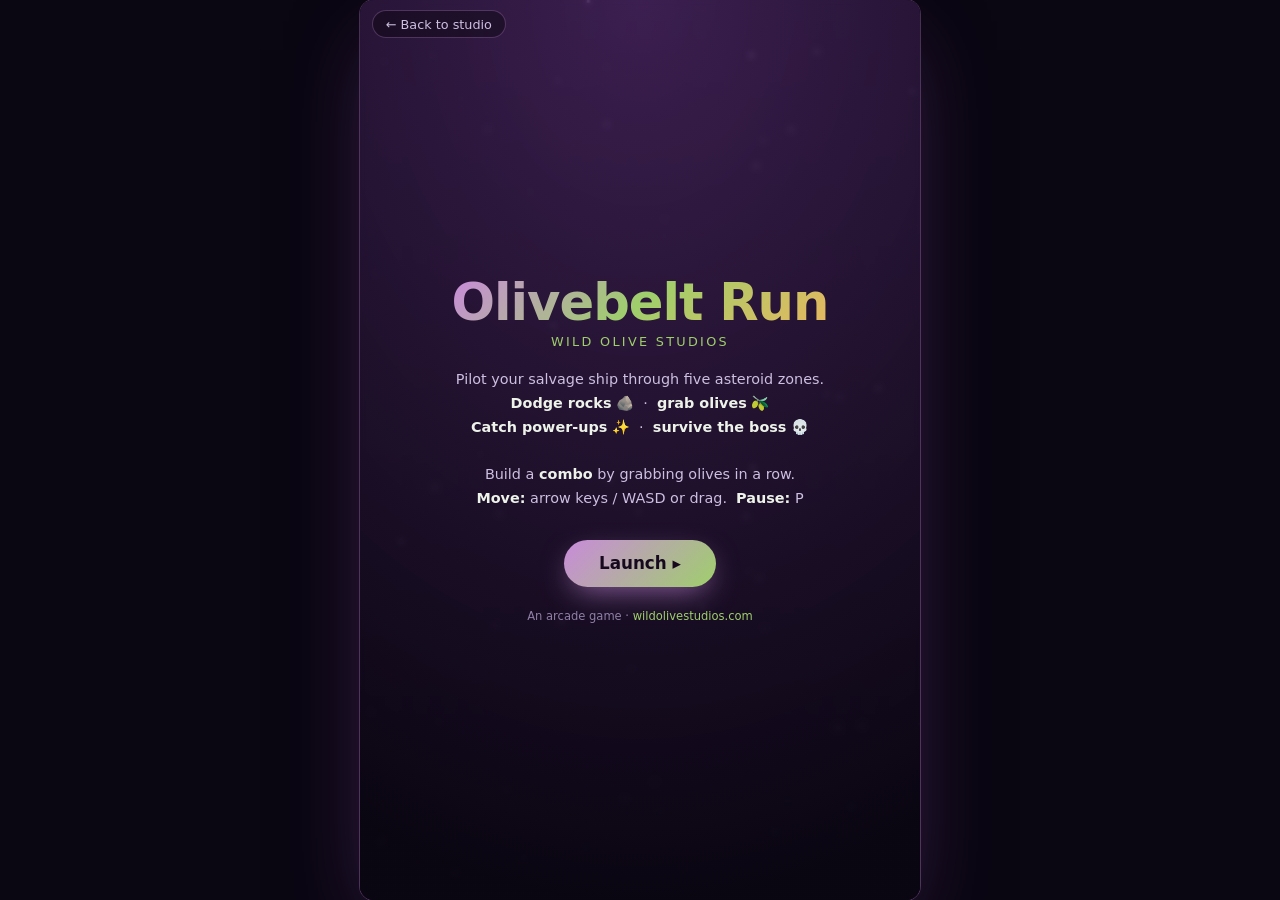
<file: docs/play/olivebelt-run/index.html>
<!DOCTYPE html>
<html lang="en">
<head>
<meta charset="UTF-8" />
<meta name="viewport" content="width=device-width, initial-scale=1.0, maximum-scale=1.0, user-scalable=no" />
<meta http-equiv="Content-Security-Policy" content="default-src 'none'; script-src 'unsafe-inline'; style-src 'unsafe-inline'; img-src 'self'; base-uri 'none'; form-action 'none'; object-src 'none'" />
<meta name="referrer" content="strict-origin-when-cross-origin" />
<meta name="description" content="Olivebelt Run — arcade action from Wild Olive Studios. Pilot your salvage ship through five asteroid zones, grab power-ups, build combos, and survive the boss wave." />
<title>Olivebelt Run — Wild Olive Studios</title>
<link rel="icon" type="image/svg+xml" href="../../assets/favicon.svg" />
<style>
  :root{
    --neon:#c98bdb; --neon2:#6c3a86; --olive:#9fcf6b; --gold:#e7b75f;
    --ink:#eef3ea; --bg:#0a0612;
    --font:"Space Grotesk",system-ui,sans-serif;
  }
  *{box-sizing:border-box;margin:0;-webkit-tap-highlight-color:transparent;}
  html,body{height:100%;}
  body{
    font-family:var(--font); color:var(--ink); background:var(--bg);
    display:grid; place-items:center; min-height:100dvh; overflow:hidden;
    user-select:none; touch-action:none;
  }
  #wrap{ position:relative; width:min(100vw,560px); aspect-ratio:9/16; max-height:100dvh; }
  canvas{ display:block; width:100%; height:100%; border-radius:14px;
    box-shadow:0 0 0 1px rgba(201,139,219,.3), 0 30px 80px -20px rgba(108,58,134,.6);
    background:#0a0612; }
  .screen{
    position:absolute; inset:0; display:grid; place-items:center; text-align:center;
    padding:1.5rem; border-radius:14px;
    background:radial-gradient(120% 100% at 50% 0%, rgba(108,58,134,.45), rgba(10,6,18,.92));
    backdrop-filter:blur(3px); transition:opacity .35s; z-index:5;
  }
  .screen.hidden{ opacity:0; pointer-events:none; }
  .screen__inner{ max-width:90%; }
  h1{ font-size:clamp(2rem,9vw,3.2rem); line-height:1; letter-spacing:-.02em;
      background:linear-gradient(135deg,var(--neon),var(--olive),var(--gold));
      -webkit-background-clip:text; background-clip:text; color:transparent;
      font-weight:800; margin-bottom:.4rem; }
  .tag{ color:var(--olive); font-size:.8rem; letter-spacing:.18em; text-transform:uppercase; margin-bottom:1.2rem; }
  .how{ color:#cdbfe0; font-size:.9rem; line-height:1.65; margin-bottom:1.4rem; }
  .how b{ color:var(--ink); }
  .big{ font-size:clamp(2.4rem,12vw,4rem); font-weight:800; color:var(--gold); line-height:1; }
  .lbl{ color:#cdbfe0; font-size:.85rem; letter-spacing:.12em; text-transform:uppercase; }
  .btn{
    display:inline-block; cursor:pointer; border:0; font-family:var(--font);
    font-weight:700; font-size:1.05rem; color:#170a1f; margin-top:.4rem;
    padding:.85rem 2.2rem; border-radius:999px;
    background:linear-gradient(135deg,var(--neon),var(--olive));
    box-shadow:0 10px 30px -8px rgba(201,139,219,.7); transition:transform .2s;
  }
  .btn:hover{ transform:translateY(-2px); }
  .row{ display:flex; gap:2rem; justify-content:center; margin-bottom:1.2rem; }
  .back{ position:absolute; top:10px; left:12px; z-index:6; font-size:.8rem; color:#cdbfe0;
    text-decoration:none; background:rgba(0,0,0,.35); padding:.35rem .8rem; border-radius:999px;
    border:1px solid rgba(201,139,219,.3); }
  .back:hover{ color:#fff; }
  .credit{ margin-top:1.4rem; font-size:.72rem; color:#8f7fa6; }
  .credit a{ color:var(--olive); text-decoration:none; }
  @media (prefers-reduced-motion: reduce){ .btn{transition:none;} }
</style>
</head>
<body>
<div id="wrap">
  <a class="back" href="../../index.html#games">← Back to studio</a>
  <canvas id="game"></canvas>

  <!-- Start -->
  <div class="screen" id="startScreen">
    <div class="screen__inner">
      <h1>Olivebelt&nbsp;Run</h1>
      <div class="tag">Wild Olive Studios</div>
      <p class="how">
        Pilot your salvage ship through five asteroid zones.<br>
        <b>Dodge rocks</b> 🪨 &nbsp;·&nbsp; <b>grab olives</b> 🫒<br>
        <b>Catch power-ups</b> ✨ &nbsp;·&nbsp; <b>survive the boss</b> 💀<br><br>
        Build a <b>combo</b> by grabbing olives in a row.<br>
        <b>Move:</b> arrow keys / WASD or drag. &nbsp;<b>Pause:</b> P
      </p>
      <button class="btn" id="startBtn">Launch ▸</button>
      <div class="credit">An arcade game · <a href="../../index.html">wildolivestudios.com</a></div>
    </div>
  </div>

  <!-- Game Over -->
  <div class="screen hidden" id="overScreen">
    <div class="screen__inner">
      <h1>Belt Cleared?</h1>
      <div class="tag" id="overSub">Your ship was salvaged…</div>
      <div class="row">
        <div><div class="big" id="finalScore">0</div><div class="lbl">Score</div></div>
        <div><div class="big" id="bestScore">0</div><div class="lbl">Best</div></div>
      </div>
      <div id="overZone" style="color:#9fcf6b;font-size:.85rem;letter-spacing:.1em;text-transform:uppercase;margin-bottom:.8rem;"></div>
      <button class="btn" id="againBtn">Run it again ▸</button>
      <div class="credit"><a href="../../index.html#games">← Other Wild Olive games</a></div>
    </div>
  </div>

  <!-- Pause -->
  <div class="screen hidden" id="pauseScreen">
    <div class="screen__inner">
      <h1>Paused</h1>
      <div class="tag">Catch your breath</div>
      <button class="btn" id="resumeBtn">Resume ▸</button>
    </div>
  </div>
</div>

<script>
(function(){
"use strict";
const canvas = document.getElementById("game");
const ctx    = canvas.getContext("2d");

const W = 360, H = 640;
function fit(){
  const dpr = Math.min(window.devicePixelRatio||1, 2);
  canvas.width  = W*dpr; canvas.height = H*dpr;
  ctx.setTransform(dpr,0,0,dpr,0,0);
}
fit();
addEventListener("resize", fit);

// ── Audio (Web Audio API, fully synthesized) ─────────────────────────────────
let _ac = null;
function ac(){ if(!_ac) _ac = new (window.AudioContext||window.webkitAudioContext)(); return _ac; }
function tone(freq, type, dur, vol, sweep){
  try {
    const a=ac(), o=a.createOscillator(), g=a.createGain();
    o.connect(g); g.connect(a.destination);
    o.type=type;
    o.frequency.setValueAtTime(sweep||freq, a.currentTime);
    if(sweep) o.frequency.exponentialRampToValueAtTime(freq, a.currentTime+dur);
    g.gain.setValueAtTime(vol, a.currentTime);
    g.gain.exponentialRampToValueAtTime(0.001, a.currentTime+dur);
    o.start(); o.stop(a.currentTime+dur);
  } catch(e){}
}
function noise(dur, vol, cutoff){
  try {
    const a=ac(), n=a.sampleRate*dur, b=a.createBuffer(1,n,a.sampleRate), d=b.getChannelData(0);
    for(let i=0;i<n;i++) d[i]=Math.random()*2-1;
    const src=a.createBufferSource(), g=a.createGain(), f=a.createBiquadFilter();
    f.type="lowpass"; f.frequency.value=cutoff||600;
    src.buffer=b; src.connect(f); f.connect(g); g.connect(a.destination);
    g.gain.setValueAtTime(vol, a.currentTime);
    g.gain.exponentialRampToValueAtTime(0.001, a.currentTime+dur);
    src.start(); src.stop(a.currentTime+dur);
  } catch(e){}
}
function sndHit()    { noise(0.15,0.45,400); tone(70,"sawtooth",0.12,0.2); }
function sndCollect(){ tone(880,"sine",0.07,0.12,440); tone(1320,"sine",0.1,0.08,660); }
function sndShield() { tone(440,"sine",0.08,0.15); tone(660,"sine",0.12,0.1,440); }
function sndPowerup(){ [440,554,660,880].forEach((f,i)=>setTimeout(()=>tone(f,"sine",0.1,0.14),i*55)); }
function sndLevelUp(){ [523,659,784,1047].forEach((f,i)=>setTimeout(()=>tone(f,"triangle",0.14,0.13),i*75)); }
function sndBossWarn(){ tone(55,"sawtooth",0.6,0.3); setTimeout(()=>tone(44,"sawtooth",0.9,0.2),250); }
function sndBossDie(){ noise(0.5,0.5,800); [220,110,55].forEach((f,i)=>setTimeout(()=>tone(f,"sawtooth",0.25,0.18),i*90)); }
function sndCombo(n){ tone(440*Math.pow(1.25,n-2),"square",0.06,0.1); }

// ── Zones ────────────────────────────────────────────────────────────────────
const ZONES = [
  {name:"OUTER BELT", bg0:"#160a26",bg1:"#0a0612",rock:"#5b4a6b",rockS:"#8a76a0",star:"#cdbfe0"},
  {name:"RED NEBULA",  bg0:"#26100a",bg1:"#120406",rock:"#6b2a3a",rockS:"#a05070",star:"#e0b8b8"},
  {name:"DEEP VOID",   bg0:"#0a1628",bg1:"#060c18",rock:"#1a3560",rockS:"#4070a0",star:"#a0c0e0"},
  {name:"GOLD CORE",   bg0:"#281804",bg1:"#140c02",rock:"#6b4a10",rockS:"#a07030",star:"#e0d0a0"},
  {name:"CHAOS BELT",  bg0:"#200a20",bg1:"#100610",rock:"#503060",rockS:"#9060b0",star:"#d8c0f0"},
];

// ── State ────────────────────────────────────────────────────────────────────
const ST = {MENU:0,PLAY:1,OVER:2,PAUSE:3};
let state=ST.MENU, score=0, lives=3, t=0, spawnT=0, oliveT=0, pupT=0, shake=0;
let best=+(localStorage.getItem("olivebelt_best")||0);
let combo=0, comboFadeT=0;
let shieldT=0, magnetT=0, slowmoT=0;
let zoneIdx=0, zoneAnnounceT=0;
let boss=null, bossWarnT=0, bossSurviveT=0, bossPhase=false, nextBossAt=300;

const ship={x:W/2,y:H-90,r:15,tx:W/2,ty:H-90,inv:0};
let rocks=[], olives=[], powerups=[], particles=[], stars=[];

for(let i=0;i<80;i++) stars.push({x:Math.random()*W,y:Math.random()*H,z:Math.random()*0.8+0.2});

// ── Input ────────────────────────────────────────────────────────────────────
const keys={};
addEventListener("keydown",e=>{
  if(["ArrowLeft","ArrowRight","ArrowUp","ArrowDown"," "].includes(e.key)) e.preventDefault();
  keys[e.key.toLowerCase()]=true;
  if(e.key.toLowerCase()==="p" && (state===ST.PLAY||state===ST.PAUSE)) togglePause();
  if(e.key===" "||e.key==="Enter"){
    if(state===ST.MENU) start();
    else if(state===ST.OVER) start();
  }
});
addEventListener("keyup",e=>{ keys[e.key.toLowerCase()]=false; });

let pointing=false;
function pointTo(cx,cy){
  const r=canvas.getBoundingClientRect();
  ship.tx=(cx-r.left)/r.width*W; ship.ty=(cy-r.top)/r.height*H;
}
canvas.addEventListener("pointerdown",e=>{pointing=true;pointTo(e.clientX,e.clientY);});
addEventListener("pointermove",e=>{ if(pointing) pointTo(e.clientX,e.clientY); });
addEventListener("pointerup",()=>{ pointing=false; });

// ── Screens ──────────────────────────────────────────────────────────────────
const $start=document.getElementById("startScreen");
const $over =document.getElementById("overScreen");
const $pause=document.getElementById("pauseScreen");
document.getElementById("startBtn").onclick=start;
document.getElementById("againBtn").onclick=start;
document.getElementById("resumeBtn").onclick=togglePause;
function show(el,on){ el.classList.toggle("hidden",!on); }

function start(){
  score=0;lives=3;t=0;spawnT=0;oliveT=0;pupT=0;shake=0;
  combo=0;comboFadeT=0;shieldT=0;magnetT=0;slowmoT=0;
  zoneIdx=0;zoneAnnounceT=0;
  boss=null;bossWarnT=0;bossSurviveT=0;bossPhase=false;nextBossAt=300;
  rocks=[];olives=[];powerups=[];particles=[];
  ship.x=ship.tx=W/2;ship.y=ship.ty=H-90;ship.inv=60;
  state=ST.PLAY;
  show($start,false);show($over,false);show($pause,false);
}
function togglePause(){
  if(state===ST.PLAY){ state=ST.PAUSE; show($pause,true); }
  else if(state===ST.PAUSE){ state=ST.PLAY; show($pause,false); }
}
addEventListener("blur",()=>{ if(state===ST.PLAY) togglePause(); });

function gameOver(){
  state=ST.OVER;
  best=Math.max(best,score);
  localStorage.setItem("olivebelt_best",best);
  document.getElementById("finalScore").textContent=score;
  document.getElementById("bestScore").textContent=best;
  document.getElementById("overSub").textContent=
    score>=best&&score>0?"★ New personal best! ★":"Your ship was salvaged…";
  document.getElementById("overZone").textContent="Reached: "+ZONES[zoneIdx].name;
  show($over,true);
}

// ── Spawning ──────────────────────────────────────────────────────────────────
function spawnRock(opts){
  const isFast = opts&&opts.fast ? true : (zoneIdx>=1 && Math.random()<0.25+zoneIdx*0.07);
  const r = isFast?(6+Math.random()*5):(12+Math.random()*22);
  rocks.push({
    x:opts&&opts.x!=null?opts.x : r+Math.random()*(W-2*r),
    y:opts&&opts.y!=null?opts.y : -r,
    r, vy:(isFast?3.8+Math.random()*2:1.6+Math.random()*1.4)+t*0.0009,
    vx:(Math.random()-0.5)*0.8, spin:(Math.random()-0.5)*0.08, a:Math.random()*6,
    fast:isFast, fromBoss:opts&&opts.fromBoss||false,
    vx2:opts&&opts.vx2!=null?opts.vx2:null, vy2:opts&&opts.vy2!=null?opts.vy2:null,
  });
  if(opts&&opts.vx2!=null){ const o=rocks[rocks.length-1]; o.vx=o.vx2; o.vy=o.vy2; }
}
function spawnOlive(){
  olives.push({x:10+Math.random()*(W-20),y:-10,r:10,vy:2+Math.random(),bob:Math.random()*6});
}
function spawnPowerup(){
  const t=["shield","magnet","slowmo"][Math.floor(Math.random()*3)];
  powerups.push({x:20+Math.random()*(W-40),y:-14,r:13,vy:1.6,bob:Math.random()*6,type:t});
}
function burst(x,y,color,n,spd){
  for(let i=0;i<n;i++){
    const a=Math.random()*Math.PI*2,s=(Math.random()*3+1)*(spd||1);
    particles.push({x,y,vx:Math.cos(a)*s,vy:Math.sin(a)*s,life:1,color,sz:Math.random()*3+1});
  }
}

// ── Boss ─────────────────────────────────────────────────────────────────────
function spawnBoss(){
  const maxHp=3+zoneIdx;
  boss={x:W/2,y:-55,r:40,vy:0.8,targetY:115,sineAmp:90,sineFreq:0.016,sinePhase:0,
        hp:0,maxHp,shootT:0,shootInterval:Math.max(40,90-zoneIdx*8),
        phase:"enter",dyingT:0,a:0,spin:0.01};
  bossSurviveT=0; bossPhase=true;
  sndBossWarn();
}
function updateBoss(spd){
  if(!boss) return;
  boss.a+=boss.spin;
  boss.sinePhase+=boss.sineFreq*spd;

  if(boss.phase==="enter"){
    boss.y+=boss.vy*spd;
    if(boss.y>=boss.targetY){ boss.phase="patrol"; }

  } else if(boss.phase==="patrol"){
    bossSurviveT++;
    boss.hp=Math.floor(bossSurviveT/(1200/boss.maxHp));
    boss.x=W/2+Math.sin(boss.sinePhase)*boss.sineAmp;
    boss.y=boss.targetY+Math.sin(boss.sinePhase*0.4)*18;

    boss.shootT++;
    if(boss.shootT>=boss.shootInterval){
      boss.shootT=0;
      const ang=Math.atan2(ship.y-boss.y,ship.x-boss.x);
      const spd2=(2.5+zoneIdx*0.3)*spd;
      spawnRock({x:boss.x,y:boss.y,fast:true,fromBoss:true,
        vx2:Math.cos(ang)*spd2, vy2:Math.max(0.5,Math.sin(ang)*spd2)});
    }

    if(bossSurviveT>=1200){
      boss.phase="dying"; boss.dyingT=80;
      burst(boss.x,boss.y,"#e7b75f",50,2.5); burst(boss.x,boss.y,"#c98bdb",30,1.5);
      burst(boss.x,boss.y,"#ff5d73",20,1); shake=22; score+=50;
      sndBossDie();
    }

    const dx=boss.x-ship.x,dy=boss.y-ship.y;
    if(ship.inv<=0 && dx*dx+dy*dy<(boss.r+ship.r*0.8)**2){
      if(shieldT>0){ burst(ship.x,ship.y,"#5ba8ff",14); shake=6; shieldT=0; ship.inv=20; sndShield(); }
      else { burst(ship.x,ship.y,"#ff5d73",18); shake=14; ship.inv=90; combo=0; sndHit(); if(--lives<=0) gameOver(); }
    }

  } else if(boss.phase==="dying"){
    boss.dyingT--;
    if(boss.dyingT%7===0) burst(boss.x+(Math.random()-0.5)*boss.r*1.5,boss.y+(Math.random()-0.5)*boss.r*1.5,"#e7b75f",8);
    if(boss.dyingT<=0){ boss=null; bossPhase=false; nextBossAt=score+300; }
  }
}

// ── Update ────────────────────────────────────────────────────────────────────
function update(){
  t++;
  const spd=slowmoT>0?0.42:1;

  // zone transition
  const newZone=Math.min(Math.floor(score/100),ZONES.length-1);
  if(newZone>zoneIdx){ zoneIdx=newZone; zoneAnnounceT=200; sndLevelUp(); }
  if(zoneAnnounceT>0) zoneAnnounceT--;

  // boss trigger
  if(!bossPhase&&!boss&&score>=nextBossAt){ bossWarnT=90; spawnBoss(); }
  if(bossWarnT>0) bossWarnT--;

  // spawning
  if(!bossPhase){
    const interval=Math.max(20,52-t*0.02);
    if(++spawnT>=interval){ spawnT=0; spawnRock(); if(Math.random()<0.3+zoneIdx*0.05) spawnRock(); }
    if(++oliveT>=60){ oliveT=0; spawnOlive(); }
  } else {
    if(++oliveT>=130){ oliveT=0; spawnOlive(); }
  }
  if(++pupT>=220){ pupT=0; if(Math.random()<0.65) spawnPowerup(); }

  // power-up timers
  if(shieldT>0) shieldT--;
  if(magnetT>0) magnetT--;
  if(slowmoT>0) slowmoT--;

  // ship movement
  const mv=10.4;
  if(keys["arrowleft"]||keys["a"]){ ship.tx-=mv; pointing=false; }
  if(keys["arrowright"]||keys["d"]){ ship.tx+=mv; pointing=false; }
  if(keys["arrowup"]||keys["w"]){ ship.ty-=mv; pointing=false; }
  if(keys["arrowdown"]||keys["s"]){ ship.ty+=mv; pointing=false; }
  ship.tx=Math.max(ship.r,Math.min(W-ship.r,ship.tx));
  ship.ty=Math.max(ship.r,Math.min(H-ship.r,ship.ty));
  ship.x+=(ship.tx-ship.x)*0.25; ship.y+=(ship.ty-ship.y)*0.25;
  if(ship.inv>0) ship.inv--;

  // stars
  for(const s of stars){ s.y+=(s.z*2+t*0.0004)*spd; if(s.y>H){ s.y=0; s.x=Math.random()*W; } }

  // rocks
  for(let i=rocks.length-1;i>=0;i--){
    const o=rocks[i];
    o.y+=o.vy*spd; o.x+=o.vx*spd; o.a+=o.spin;
    if(o.x<o.r||o.x>W-o.r) o.vx*=-1;
    if(o.y-o.r>H){ rocks.splice(i,1); if(!o.fromBoss) score+=o.fast?2:1; continue; }
    const dx=o.x-ship.x,dy=o.y-ship.y;
    if(ship.inv<=0&&dx*dx+dy*dy<(o.r+ship.r*0.8)**2){
      rocks.splice(i,1);
      if(shieldT>0){ burst(ship.x,ship.y,"#5ba8ff",14); shake=6; shieldT=0; ship.inv=20; sndShield(); }
      else { burst(ship.x,ship.y,"#ff5d73",18); shake=12; ship.inv=90; combo=0; comboFadeT=0; sndHit(); if(--lives<=0) gameOver(); }
    }
  }

  // olives
  for(let i=olives.length-1;i>=0;i--){
    const o=olives[i]; o.y+=o.vy*spd; o.bob+=0.1;
    if(magnetT>0){
      const dx=ship.x-o.x,dy=ship.y-o.y,dist=Math.sqrt(dx*dx+dy*dy);
      if(dist<160){ o.x+=dx/dist*5; o.y+=dy/dist*5; }
    }
    if(o.y-o.r>H){ olives.splice(i,1); continue; }
    const dx=o.x-ship.x,dy=o.y-ship.y;
    if(dx*dx+dy*dy<(o.r+ship.r)**2){
      olives.splice(i,1);
      combo=Math.min(combo+1,8);
      comboFadeT=100;
      score+=10*combo;
      burst(o.x,o.y,"#9fcf6b",12);
      sndCollect();
      if(combo>=2) sndCombo(combo);
    }
  }

  // power-ups
  for(let i=powerups.length-1;i>=0;i--){
    const p=powerups[i]; p.y+=p.vy*spd; p.bob+=0.08;
    if(p.y-p.r>H){ powerups.splice(i,1); continue; }
    const dx=p.x-ship.x,dy=p.y-ship.y;
    if(dx*dx+dy*dy<(p.r+ship.r)**2){
      powerups.splice(i,1);
      if(p.type==="shield"){ shieldT=360; burst(ship.x,ship.y,"#5ba8ff",18); }
      if(p.type==="magnet"){ magnetT=360; burst(ship.x,ship.y,"#e7b75f",18); }
      if(p.type==="slowmo"){ slowmoT=360; burst(ship.x,ship.y,"#5fdbdb",18); }
      sndPowerup();
    }
  }

  updateBoss(spd);

  // particles
  for(let i=particles.length-1;i>=0;i--){
    const p=particles[i]; p.x+=p.vx; p.y+=p.vy; p.vy+=0.04; p.life-=0.025;
    if(p.life<=0) particles.splice(i,1);
  }
  if(shake>0) shake*=0.84;
  if(comboFadeT>0) comboFadeT--;
}

// ── Draw helpers ──────────────────────────────────────────────────────────────
function drawShip(){
  ctx.save(); ctx.translate(ship.x,ship.y);
  if(ship.inv>0&&!shieldT&&Math.floor(t/4)%2) ctx.globalAlpha=0.4;

  // shield aura
  if(shieldT>0){
    const pulse=0.6+0.4*Math.sin(t*0.18);
    ctx.shadowColor="#5ba8ff"; ctx.shadowBlur=22*pulse;
    ctx.strokeStyle=`rgba(91,168,255,${0.65*pulse})`; ctx.lineWidth=2.5;
    ctx.beginPath(); ctx.arc(0,0,ship.r+9,0,Math.PI*2); ctx.stroke();
    ctx.shadowBlur=0;
  }
  // magnet aura
  if(magnetT>0){
    const p2=0.5+0.5*Math.sin(t*0.22);
    ctx.strokeStyle=`rgba(231,183,95,${0.55*p2})`; ctx.lineWidth=2;
    ctx.setLineDash([5,4]);
    ctx.beginPath(); ctx.arc(0,0,ship.r+12,0,Math.PI*2); ctx.stroke();
    ctx.setLineDash([]);
  }

  // thruster flame
  const fl=8+Math.sin(t*0.6)*4;
  const flameColor=shieldT>0?"#5ba8ff":magnetT>0?"#e7b75f":"#e7b75f";
  const fg=ctx.createLinearGradient(0,ship.r,0,ship.r+fl+10);
  fg.addColorStop(0,flameColor); fg.addColorStop(1,"rgba(201,139,219,0)");
  ctx.fillStyle=fg; ctx.shadowColor=flameColor; ctx.shadowBlur=8;
  ctx.beginPath(); ctx.moveTo(-6,ship.r-2); ctx.lineTo(6,ship.r-2); ctx.lineTo(0,ship.r+fl+10); ctx.closePath(); ctx.fill();
  ctx.shadowBlur=0;

  // body
  ctx.fillStyle=shieldT>0?"#5ba8ff":magnetT>0?"#d4a84b":"#c98bdb";
  ctx.strokeStyle="#f0d9fb"; ctx.lineWidth=2;
  ctx.beginPath(); ctx.moveTo(0,-ship.r-4); ctx.lineTo(ship.r,ship.r); ctx.lineTo(0,ship.r*0.5); ctx.lineTo(-ship.r,ship.r); ctx.closePath(); ctx.fill(); ctx.stroke();
  ctx.fillStyle="#9fcf6b"; ctx.beginPath(); ctx.arc(0,-2,4,0,7); ctx.fill();
  ctx.restore();
}

function drawRock(o){
  const zd=ZONES[zoneIdx];
  ctx.save(); ctx.translate(o.x,o.y); ctx.rotate(o.a);
  ctx.fillStyle=o.fromBoss?"#3a1a5a":zd.rock;
  ctx.strokeStyle=o.fromBoss?"#9060d0":zd.rockS;
  ctx.lineWidth=o.fast?1.5:2;
  if(o.fast){ ctx.shadowColor="#ff9060"; ctx.shadowBlur=7; }
  ctx.beginPath();
  const sides=o.fast?5:7;
  for(let i=0;i<sides;i++){
    const ang=i/sides*Math.PI*2, rad=o.r*(0.78+((i*53)%10)/22);
    i?ctx.lineTo(Math.cos(ang)*rad,Math.sin(ang)*rad):ctx.moveTo(Math.cos(ang)*rad,Math.sin(ang)*rad);
  }
  ctx.closePath(); ctx.fill(); ctx.stroke(); ctx.shadowBlur=0;
  if(!o.fast){ ctx.fillStyle="rgba(0,0,0,.25)"; ctx.beginPath(); ctx.arc(o.r*0.2,o.r*0.1,o.r*0.22,0,7); ctx.fill(); }
  ctx.restore();
}

function drawBoss(){
  if(!boss) return;
  ctx.save(); ctx.translate(boss.x,boss.y); ctx.rotate(boss.a);
  const pulse=0.8+0.2*Math.sin(t*0.15);
  ctx.shadowColor="#c050ff"; ctx.shadowBlur=30*pulse;
  ctx.fillStyle="#1a0636"; ctx.strokeStyle="#c050ff"; ctx.lineWidth=3;
  ctx.beginPath();
  for(let i=0;i<9;i++){
    const ang=i/9*Math.PI*2, rad=boss.r*(0.85+((i*71)%14)/28);
    i?ctx.lineTo(Math.cos(ang)*rad,Math.sin(ang)*rad):ctx.moveTo(Math.cos(ang)*rad,Math.sin(ang)*rad);
  }
  ctx.closePath(); ctx.fill(); ctx.stroke(); ctx.shadowBlur=0;
  // progress pips (filled = survived)
  for(let i=0;i<boss.maxHp;i++){
    const ang=i/boss.maxHp*Math.PI*2-Math.PI/2, r2=boss.r*0.52;
    ctx.fillStyle=i<boss.hp?"#c050ff":"#2a0a4a";
    ctx.beginPath(); ctx.arc(Math.cos(ang)*r2,Math.sin(ang)*r2,5.5,0,Math.PI*2); ctx.fill();
  }
  ctx.fillStyle="#ff50a0"; ctx.shadowColor="#ff50a0"; ctx.shadowBlur=14;
  ctx.beginPath(); ctx.arc(0,0,9,0,Math.PI*2); ctx.fill();
  ctx.shadowBlur=0; ctx.restore();
}

function drawOlive(o){
  const yo=Math.sin(o.bob)*2;
  ctx.save(); ctx.translate(o.x,o.y+yo);
  ctx.shadowColor="#9fcf6b"; ctx.shadowBlur=12;
  const g=ctx.createRadialGradient(-3,-3,1,0,0,o.r);
  g.addColorStop(0,"#cfe8b0"); g.addColorStop(1,"#5a6e2f");
  ctx.fillStyle=g; ctx.beginPath(); ctx.ellipse(0,0,o.r*0.8,o.r,0,0,7); ctx.fill();
  ctx.shadowBlur=0; ctx.restore();
}

function drawPowerup(p){
  const yo=Math.sin(p.bob)*3;
  const COLS={shield:"#5ba8ff",magnet:"#e7b75f",slowmo:"#5fdbdb"};
  const ICONS={shield:"🛡",magnet:"🧲",slowmo:"⏱"};
  const pulse=0.65+0.35*Math.sin(t*0.12);
  ctx.save(); ctx.translate(p.x,p.y+yo);
  ctx.shadowColor=COLS[p.type]; ctx.shadowBlur=18*pulse;
  ctx.strokeStyle=COLS[p.type]; ctx.lineWidth=2.5;
  ctx.fillStyle="rgba(0,0,0,.55)";
  ctx.beginPath(); ctx.arc(0,0,p.r,0,Math.PI*2); ctx.fill(); ctx.stroke();
  ctx.shadowBlur=0;
  ctx.font=`${p.r*1.35}px sans-serif`; ctx.textAlign="center"; ctx.textBaseline="middle";
  ctx.fillText(ICONS[p.type],0,1.5);
  ctx.restore();
}

// ── HUD ───────────────────────────────────────────────────────────────────────
function drawHUD(){
  const ff=getComputedStyle(document.body).fontFamily;
  ctx.textBaseline="top";

  // score
  ctx.fillStyle="#eef3ea"; ctx.font="700 22px "+ff;
  ctx.textAlign="left"; ctx.fillText(score,14,12);
  ctx.font="600 11px "+ff; ctx.fillStyle="#9fcf6b"; ctx.fillText("SCORE",14,36);

  // lives
  ctx.font="700 18px "+ff; ctx.textAlign="right"; ctx.fillStyle="#eef3ea";
  ctx.fillText("♥".repeat(Math.max(0,lives)),W-14,12);

  // combo floating label
  if(combo>=2&&comboFadeT>0){
    const alpha=Math.min(1,comboFadeT/20);
    ctx.globalAlpha=alpha;
    ctx.font="800 26px "+ff; ctx.textAlign="center"; ctx.textBaseline="middle";
    ctx.fillStyle="#e7b75f"; ctx.shadowColor="#e7b75f"; ctx.shadowBlur=14;
    ctx.fillText("x"+combo+" COMBO!",ship.x,ship.y-36);
    ctx.shadowBlur=0; ctx.globalAlpha=1;
  }

  // power-up bars (bottom)
  let bx=14; const barY=H-20, barH=5;
  const BARS=[
    {t:shieldT,color:"#5ba8ff",bg:"#0a1a2a",label:"🛡 SHIELD"},
    {t:magnetT,color:"#e7b75f",bg:"#2a200a",label:"🧲 MAGNET"},
    {t:slowmoT,color:"#5fdbdb",bg:"#0a2020",label:"⏱ SLOW"},
  ];
  ctx.font="700 10px "+ff; ctx.textBaseline="top";
  for(const bar of BARS){
    if(bar.t<=0) continue;
    ctx.fillStyle=bar.bg; ctx.fillRect(bx,barY-barH-14,62,barH+14);
    ctx.fillStyle=bar.color; ctx.fillRect(bx,barY-barH-14,62*(bar.t/360),barH);
    ctx.fillStyle=bar.color; ctx.textAlign="left";
    ctx.fillText(bar.label,bx+2,barY-10);
    bx+=68;
  }

  // boss survival bar
  if(bossPhase&&boss&&boss.phase==="patrol"){
    const rem=Math.ceil((1200-bossSurviveT)/60);
    ctx.font="700 13px "+ff; ctx.textAlign="center"; ctx.textBaseline="top";
    ctx.fillStyle="#ff8060"; ctx.shadowColor="#ff5040"; ctx.shadowBlur=7;
    ctx.fillText("SURVIVE: "+rem+"s",W/2,48);
    ctx.shadowBlur=0;
    const bw=110,bh=7,bbx=(W-bw)/2,bby=66;
    ctx.fillStyle="#1a0630"; ctx.fillRect(bbx,bby,bw,bh);
    ctx.fillStyle="#c050ff"; ctx.fillRect(bbx,bby,bw*(bossSurviveT/1200),bh);
    ctx.font="600 9px "+ff; ctx.fillStyle="#c050ff"; ctx.fillText("BOSS ENDURANCE",W/2,bby+bh+2);
  }

  // boss warning flash
  if(bossWarnT>0){
    const alpha=Math.abs(Math.sin(t*0.25))*Math.min(1,bossWarnT/20);
    ctx.globalAlpha=Math.max(0,alpha);
    ctx.font="800 22px "+ff; ctx.textAlign="center"; ctx.textBaseline="middle";
    ctx.fillStyle="#ff5d73"; ctx.shadowColor="#ff5d73"; ctx.shadowBlur=18;
    ctx.fillText("⚠  BOSS INCOMING  ⚠",W/2,H/2);
    ctx.shadowBlur=0; ctx.globalAlpha=1;
  }

  // zone announce
  if(zoneAnnounceT>0){
    const alpha=Math.min(1,zoneAnnounceT/30)*Math.min(1,(zoneAnnounceT-20)/30);
    ctx.globalAlpha=Math.max(0,alpha);
    ctx.textBaseline="middle"; ctx.textAlign="center";
    ctx.font="800 30px "+ff; ctx.fillStyle="#e7b75f"; ctx.shadowColor="#e7b75f"; ctx.shadowBlur=22;
    ctx.fillText(ZONES[zoneIdx].name,W/2,H/2-10);
    ctx.shadowBlur=0; ctx.font="600 14px "+ff; ctx.fillStyle="#cdbfe0";
    ctx.fillText("ZONE "+(zoneIdx+1)+" OF "+ZONES.length,W/2,H/2+24);
    ctx.globalAlpha=1;
  }

  ctx.textBaseline="alphabetic"; ctx.shadowBlur=0;
}

// ── Draw frame ────────────────────────────────────────────────────────────────
function draw(){
  const zd=ZONES[zoneIdx];
  ctx.clearRect(0,0,W,H);
  ctx.save();
  if(shake>0.5) ctx.translate((Math.random()-0.5)*shake,(Math.random()-0.5)*shake);

  const bg=ctx.createLinearGradient(0,0,0,H);
  bg.addColorStop(0,zd.bg0); bg.addColorStop(1,zd.bg1);
  ctx.fillStyle=bg; ctx.fillRect(0,0,W,H);

  // slowmo teal vignette
  if(slowmoT>0){
    const vg=ctx.createRadialGradient(W/2,H/2,H*0.2,W/2,H/2,H*0.72);
    vg.addColorStop(0,"rgba(0,0,0,0)"); vg.addColorStop(1,"rgba(0,70,70,.3)");
    ctx.fillStyle=vg; ctx.fillRect(0,0,W,H);
  }

  // stars
  for(const s of stars){
    ctx.globalAlpha=s.z*0.85; ctx.fillStyle=zd.star;
    ctx.fillRect(s.x,s.y,s.z*2,s.z*2);
  }
  ctx.globalAlpha=1;

  for(const o of olives) drawOlive(o);
  for(const p of powerups) drawPowerup(p);
  for(const o of rocks) drawRock(o);
  drawBoss();

  for(const p of particles){
    ctx.globalAlpha=Math.max(0,p.life); ctx.fillStyle=p.color;
    ctx.fillRect(p.x-p.sz/2,p.y-p.sz/2,p.sz,p.sz);
  }
  ctx.globalAlpha=1;

  if(state===ST.PLAY||state===ST.PAUSE||state===ST.OVER) drawShip();
  ctx.restore();

  if(state!==ST.MENU) drawHUD();
}

// ── Loop ──────────────────────────────────────────────────────────────────────
function loop(){ if(state===ST.PLAY) update(); draw(); requestAnimationFrame(loop); }
loop();
})();
</script>
</body>
</html>
</file>
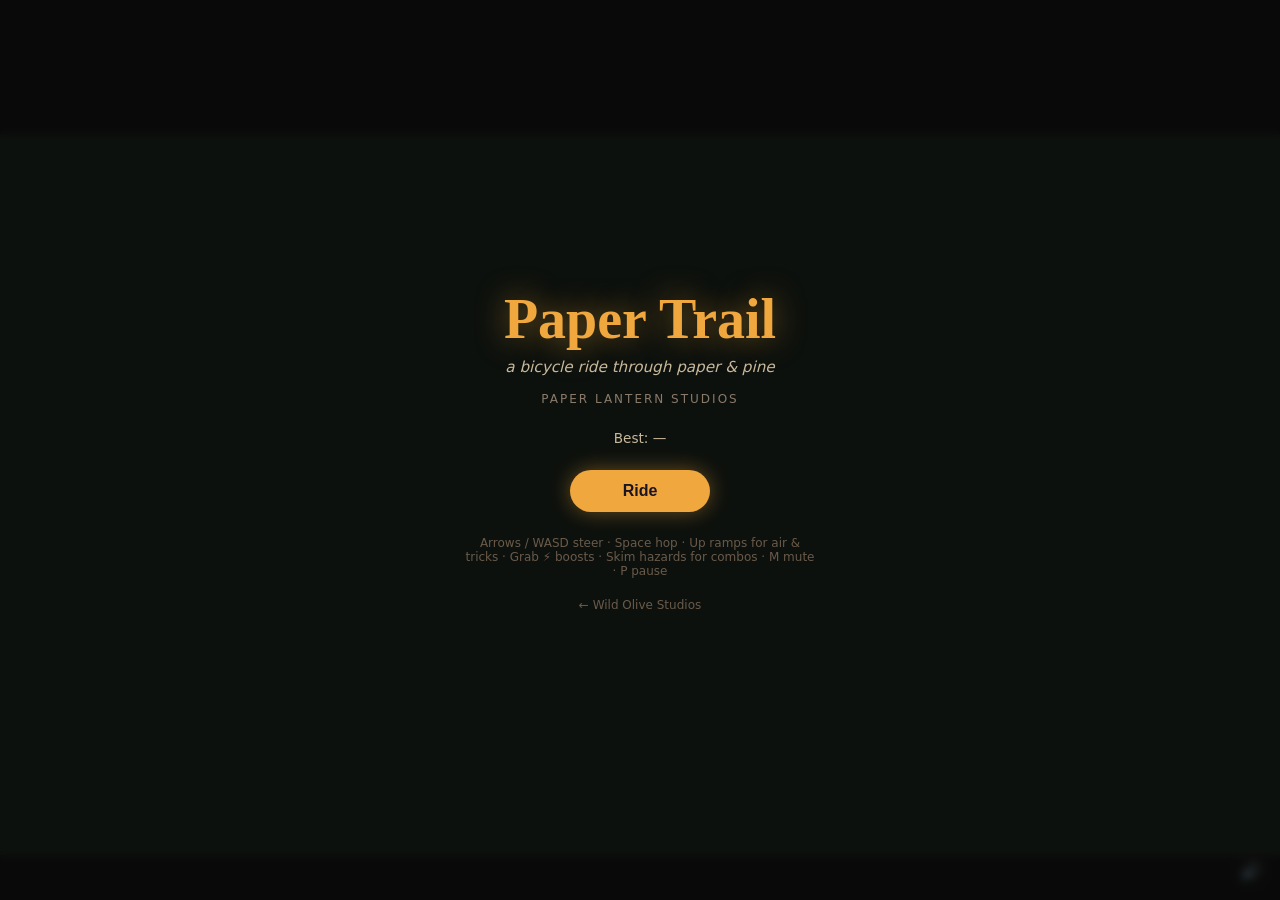
<file: docs/play/papertrail/index.html>
<!DOCTYPE html>
<html lang="en">
<head>
  <meta charset="UTF-8" />
  <meta name="viewport" content="width=device-width, initial-scale=1.0, maximum-scale=1, user-scalable=no" />
  <meta http-equiv="Content-Security-Policy" content="default-src 'none'; script-src 'self'; style-src 'self' https://fonts.googleapis.com; font-src https://fonts.gstatic.com; img-src 'self'; base-uri 'none'; form-action 'none'; object-src 'none'" />
  <meta name="referrer" content="strict-origin-when-cross-origin" />
  <title>Paper Trail — Paper Lantern Studios</title>
  <link rel="icon" type="image/svg+xml" href="../../assets/favicon.svg" />
  <link rel="preconnect" href="https://fonts.googleapis.com" />
  <link rel="preconnect" href="https://fonts.gstatic.com" crossorigin />
  <link href="https://fonts.googleapis.com/css2?family=Cinzel:wght@500;700&family=Inter:wght@300;400;600;700&display=swap" rel="stylesheet" />
  <link rel="stylesheet" href="style.css" />
</head>
<body>
  <div id="game-wrapper">
    <canvas id="game-canvas"></canvas>

    <div id="screen-title" class="screen">
      <div class="screen-bg"></div>
      <div class="screen-content">
        <h1 class="game-logo">Paper Trail</h1>
        <p class="game-subtitle">a bicycle ride through paper & pine</p>
        <p class="game-brand">Paper Lantern Studios</p>
        <div class="title-info">
          <p id="best-score-title" class="best-label">Best: —</p>
        </div>
        <button id="btn-start" class="btn btn-primary">Ride</button>
        <p class="controls-hint">Arrows / WASD steer · Space hop · Up ramps for air &amp; tricks · Grab ⚡ boosts · Skim hazards for combos · M mute · P pause</p>
        <a class="back-link" href="../../#games">← Wild Olive Studios</a>
      </div>
    </div>

    <div id="screen-over" class="screen" hidden>
      <div class="screen-bg"></div>
      <div class="screen-content">
        <h1 class="game-logo">Crash!</h1>
        <p class="game-subtitle">Your ride is over</p>
        <div class="score-display">
          <p class="final-score-label">Score</p>
          <p id="final-score" class="final-score">0</p>
          <p id="new-best" class="new-best" hidden>New Best!</p>
          <p class="best-label">Best: <span id="best-score-over">—</span></p>
          <p class="stat-line">Distance: <span id="final-distance">0</span>m · Coins: <span id="final-coins">0</span></p>
        </div>
        <div class="over-buttons">
          <button id="btn-restart" class="btn btn-primary">Ride Again</button>
          <button id="btn-title" class="btn btn-secondary">Title</button>
        </div>
        <a class="back-link" href="../../#games">← Wild Olive Studios</a>
      </div>
    </div>

    <div id="hud" class="hud" hidden>
      <div class="hud-row">
        <span id="hud-score" class="hud-score">0</span>
        <span id="hud-zone" class="hud-zone">Whispering Pines</span>
        <span id="hud-lives" class="hud-lives">❤❤❤</span>
      </div>
      <div class="hud-row hud-row-2">
        <span id="hud-distance" class="hud-distance">0m</span>
        <span id="hud-speed" class="hud-speed">SPD</span>
      </div>
      <div id="hud-combo" class="hud-combo" hidden>
        <span class="combo-mult">x2</span>
        <span class="combo-label">COMBO</span>
        <span class="combo-bar"><span class="combo-bar-fill"></span></span>
      </div>
    </div>

    <button id="mute-indicator" class="mute-indicator" aria-label="Mute">🔊</button>

    <div id="pause-overlay" class="pause-overlay" hidden>
      <p>PAUSED</p>
      <p class="pause-hint">Press P to resume</p>
    </div>

    <div id="zone-banner" class="zone-banner" hidden>
      <div class="zone-banner-inner">
        <span class="zone-banner-label">Now entering</span>
        <span id="zone-banner-name" class="zone-banner-name"></span>
      </div>
    </div>
  </div>

  <script type="module" src="src/game.js"></script>
</body>
</html>
</file>
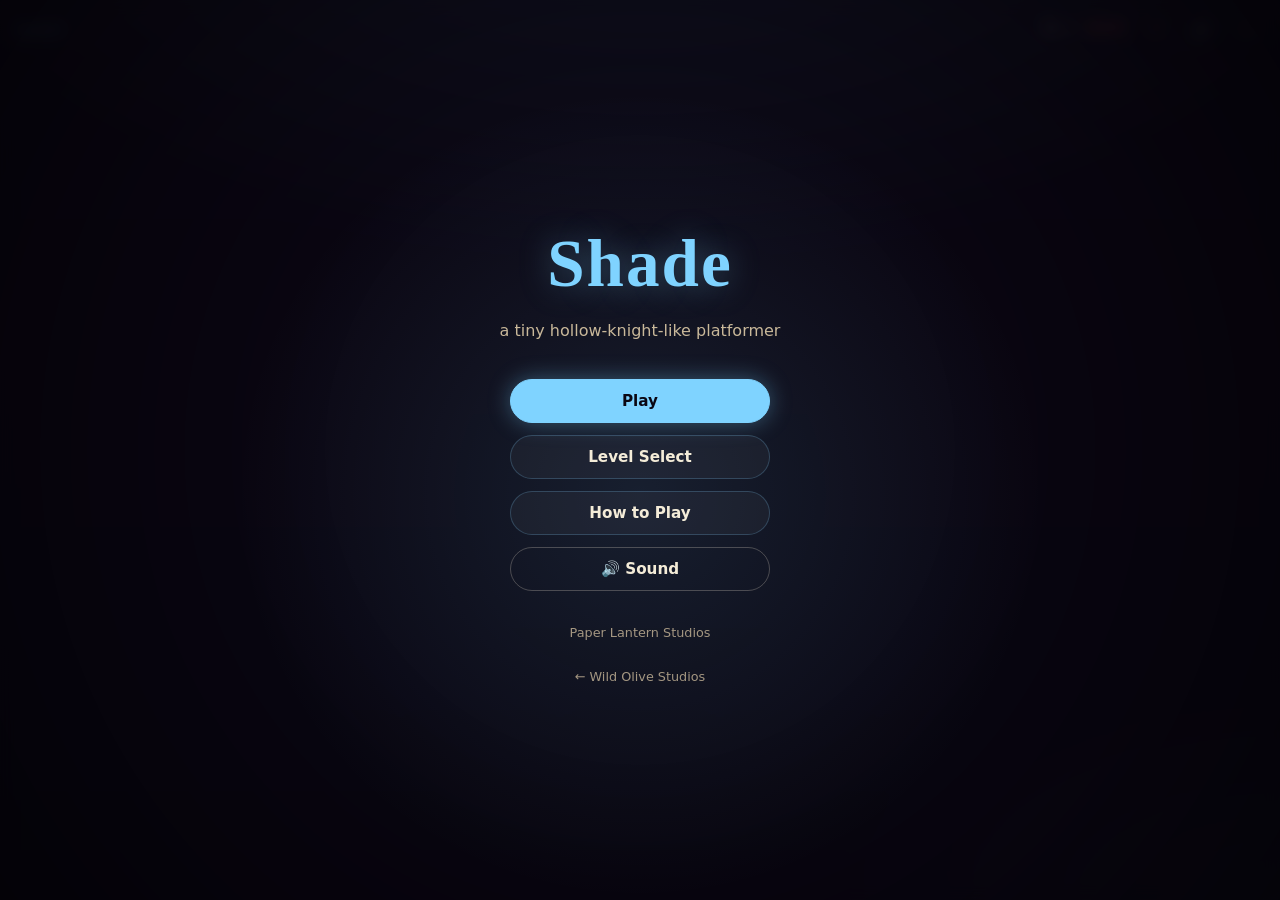
<file: docs/play/shade/index.html>
<!DOCTYPE html>
<html lang="en">
<head>
  <meta charset="UTF-8" />
  <meta name="viewport" content="width=device-width, initial-scale=1.0, maximum-scale=1, user-scalable=no" />
  <meta http-equiv="Content-Security-Policy" content="default-src 'none'; script-src 'self'; style-src 'self' https://fonts.googleapis.com; font-src https://fonts.gstatic.com; img-src 'self'; base-uri 'none'; form-action 'none'; object-src 'none'" />
  <meta name="referrer" content="strict-origin-when-cross-origin" />
  <title>Shade — Paper Lantern Studios</title>
  <link rel="icon" type="image/svg+xml" href="../../assets/favicon.svg" />
  <link rel="preconnect" href="https://fonts.googleapis.com" />
  <link rel="preconnect" href="https://fonts.gstatic.com" crossorigin />
  <link href="https://fonts.googleapis.com/css2?family=Cinzel:wght@500;700&family=Inter:wght@300;400;600&display=swap" rel="stylesheet" />
  <link rel="stylesheet" href="style.css" />
</head>
<body class="shade">
  <div class="vignette" aria-hidden="true"></div>
  <div class="dust" aria-hidden="true"></div>

  <main class="stage">
    <!-- ---- menu ---- -->
    <section id="screen-menu" class="overlay overlay--menu">
      <h1 class="brand">Shade</h1>
      <p class="brand-sub">a tiny hollow-knight-like platformer</p>
      <div class="menu-buttons">
        <button id="btn-start" class="btn btn--primary">Play</button>
        <button id="btn-select" class="btn">Level Select</button>
        <button id="btn-howto" class="btn">How to Play</button>
        <button id="btn-mute-menu" class="btn btn--ghost">🔊 Sound</button>
      </div>
      <p class="credit">Paper Lantern Studios</p>
      <a class="back-link" href="../../#games">← Wild Olive Studios</a>
    </section>

    <!-- ---- how to play ---- -->
    <section id="screen-howto" class="overlay overlay--card" hidden>
      <h2>How to Play</h2>
      <ul class="rules">
        <li><b>Move</b> with <kbd>←</kbd> <kbd>→</kbd> or <kbd>A</kbd> <kbd>D</kbd>.</li>
        <li><b>Jump</b> with <kbd>Space</kbd> / <kbd>Z</kbd> / <kbd>J</kbd>. Hold for a higher leap.</li>
        <li><b>Attack</b> with <kbd>X</kbd> / <kbd>K</kbd>. Time strikes to defeat shades.</li>
        <li>Collect <b>light shards</b> and find the <b>lantern door</b> to escape each cave.</li>
        <li>Find the <b>Moth Wings</b> power-up to gain a double jump.</li>
      </ul>
      <p class="tip">Tip: press <kbd>R</kbd> to restart a level, <kbd>Esc</kbd> for the menu.</p>
      <button id="btn-howto-back" class="btn">Back</button>
    </section>

    <!-- ---- level select ---- -->
    <section id="screen-select" class="overlay overlay--card overlay--select" hidden>
      <h2>Level Select</h2>
      <div id="select-grid" class="select-grid"></div>
      <button id="btn-select-back" class="btn">Back</button>
    </section>

    <!-- ---- play hud ---- -->
    <header id="hud" class="hud" hidden>
      <div class="hud-left">
        <span id="level-name" class="hud-title">Level 1</span>
        <span id="level-hint" class="hud-hint"></span>
      </div>
      <div class="hud-right">
        <span class="hud-stat"><span id="shards">0</span> ✦</span>
        <span class="hud-stat" id="hearts">♥♥♥</span>
        <button id="btn-reset" class="iconbtn" title="Restart (R)">↺</button>
        <button id="btn-mute" class="iconbtn" title="Sound">🔊</button>
        <button id="btn-menu" class="iconbtn" title="Menu (Esc)">≡</button>
      </div>
    </header>

    <div id="board" class="board" hidden>
      <canvas id="shade-canvas"></canvas>
    </div>

    <!-- ---- win ---- -->
    <section id="screen-win" class="overlay overlay--win" hidden>
      <div class="win-glow"></div>
      <h2 id="win-title">Cave cleared</h2>
      <p id="win-stats" class="win-stats"></p>
      <div class="win-buttons">
        <button id="btn-replay" class="btn">Replay</button>
        <button id="btn-next" class="btn btn--primary">Next cave →</button>
      </div>
      <button id="btn-win-menu" class="btn btn--ghost">Level menu</button>
    </section>

    <!-- ---- death ---- -->
    <section id="screen-death" class="overlay overlay--win" hidden>
      <div class="win-glow death-glow"></div>
      <h2>Your light faded</h2>
      <p class="win-stats">Press restart to try again.</p>
      <div class="win-buttons">
        <button id="btn-death-restart" class="btn btn--primary">Restart</button>
        <button id="btn-death-menu" class="btn btn--ghost">Level menu</button>
      </div>
    </section>

    <!-- ---- pause ---- -->
    <section id="screen-pause" class="overlay overlay--card" hidden>
      <h2>Paused</h2>
      <div class="menu-buttons">
        <button id="btn-resume" class="btn btn--primary">Resume</button>
        <button id="btn-pause-reset" class="btn">Restart</button>
        <button id="btn-pause-menu" class="btn btn--ghost">Level menu</button>
      </div>
    </section>
  </main>

  <script src="levels.js"></script>
  <script src="game.js"></script>
</body>
</html>
</file>
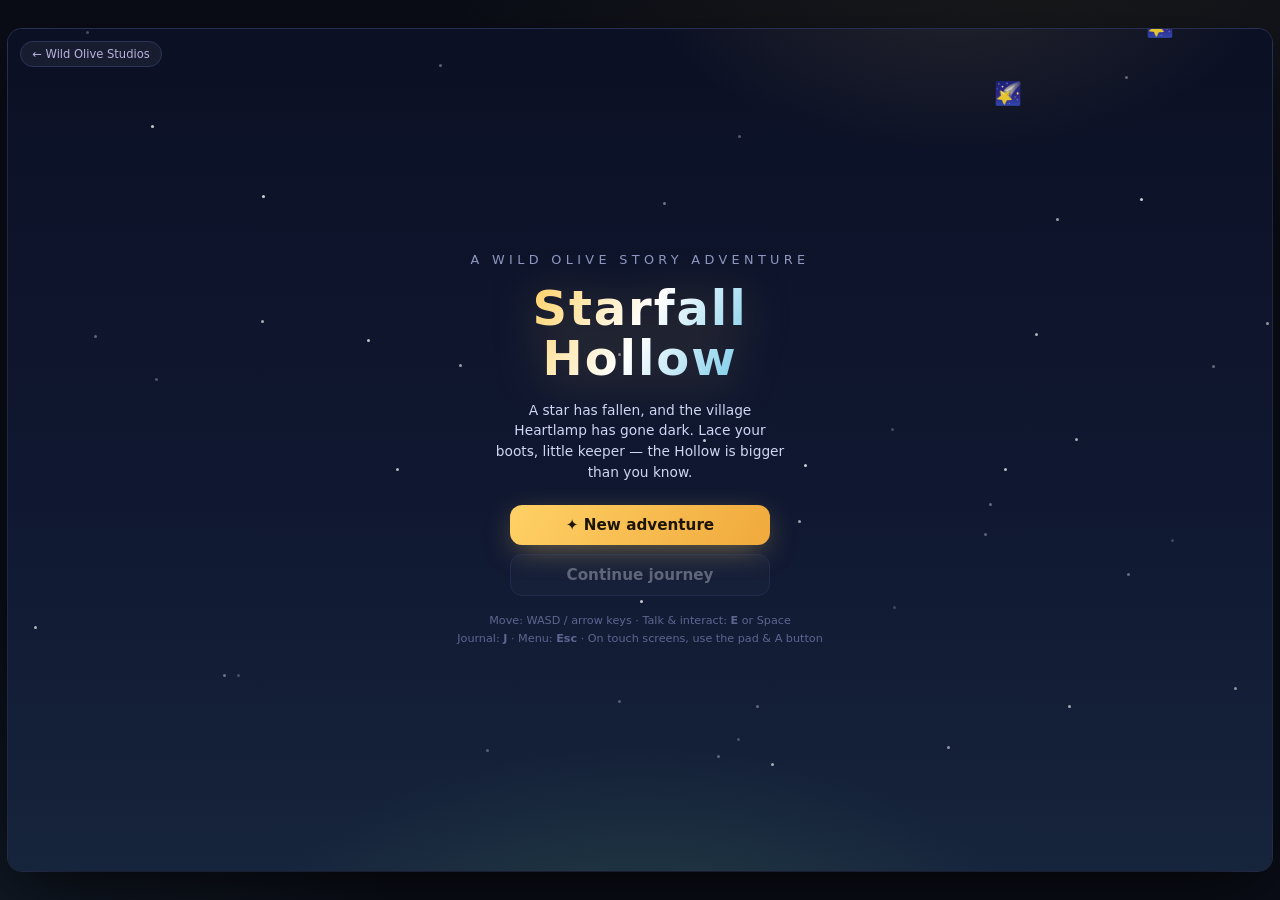
<file: docs/play/starfall-hollow/index.html>
<!DOCTYPE html>
<html lang="en">
<head>
<meta charset="UTF-8" />
<meta name="viewport" content="width=device-width, initial-scale=1.0, maximum-scale=1.0, user-scalable=no" />
<meta http-equiv="Content-Security-Policy" content="default-src 'none'; script-src 'unsafe-inline'; style-src 'unsafe-inline' https://fonts.googleapis.com; font-src https://fonts.gstatic.com; img-src 'self' data:; base-uri 'none'; form-action 'none'; object-src 'none'" />
<meta name="referrer" content="strict-origin-when-cross-origin" />
<meta name="description" content="Starfall Hollow — a story adventure from Wild Olive Studios. A star has fallen and the Heartlamp is dark. Explore an ever-growing world, befriend its characters, solve puzzles, gather star shards and bring the light home." />
<title>Starfall Hollow — Wild Olive Studios</title>
<link rel="icon" type="image/svg+xml" href="../../assets/favicon.svg" />
<link rel="preconnect" href="https://fonts.googleapis.com" />
<link rel="preconnect" href="https://fonts.gstatic.com" crossorigin />
<link href="https://fonts.googleapis.com/css2?family=Space+Grotesk:wght@400;500;700&display=swap" rel="stylesheet" />
<style>
  :root{
    --gold:#ffd166; --leaf:#7ad77a; --sky:#6fc7e8; --rose:#ff9bb0; --lav:#b18cff;
    --bg:#0a0d16; --panel:#141a2c; --panel2:#1b2340; --line:#2b3558; --line2:#3c4a7e;
    --paper:#eef0fa; --muted:#8e97c0; --dim:#5d6690;
    --good:#5ee69a; --bad:#ff6b6b;
    --ui:"Space Grotesk",system-ui,-apple-system,"Segoe UI",sans-serif;
  }
  *{ box-sizing:border-box; margin:0; -webkit-tap-highlight-color:transparent; }
  html,body{ height:100%; }
  body{
    font-family:var(--ui); color:var(--paper);
    background:
      radial-gradient(1000px 600px at 80% -10%, rgba(255,209,102,.07), transparent 60%),
      radial-gradient(900px 700px at -10% 110%, rgba(111,199,232,.08), transparent 60%),
      var(--bg);
    overflow:hidden; user-select:none; -webkit-user-select:none; touch-action:none;
  }
  button{ font-family:var(--ui); cursor:pointer; }

  #app{ position:fixed; inset:0; display:flex; align-items:center; justify-content:center; }
  #stage{ position:relative; }
  canvas#cv{ display:block; image-rendering:pixelated; image-rendering:crisp-edges;
    border-radius:14px; box-shadow:0 18px 60px -18px rgba(0,0,0,.85), 0 0 0 1px var(--line);
    background:#0a0d16; }

  /* ============ HUD ============ */
  #hud{ position:absolute; top:8px; left:10px; right:10px; display:flex; align-items:flex-start;
    gap:.45rem; pointer-events:none; z-index:20; }
  .pill{ display:flex; align-items:center; gap:.34rem; font-size:.82rem; font-weight:700;
    background:rgba(10,13,22,.72); border:1px solid var(--line); border-radius:999px;
    padding:.22rem .66rem; backdrop-filter:blur(4px); }
  .pill .ico{ font-size:.9rem; }
  #hud .spacer{ flex:1; }
  .hudbtn{ pointer-events:auto; border:1px solid var(--line); background:rgba(10,13,22,.72);
    color:var(--paper); font-size:.8rem; font-weight:700; border-radius:999px; padding:.24rem .7rem;
    backdrop-filter:blur(4px); }
  .hudbtn:hover{ border-color:var(--line2); background:rgba(27,35,64,.85); }
  #locname{ position:absolute; top:46px; left:50%; transform:translateX(-50%);
    font-size:.95rem; font-weight:700; letter-spacing:.12em; text-transform:uppercase;
    color:var(--gold); text-shadow:0 2px 12px rgba(0,0,0,.8); opacity:0; transition:opacity .5s;
    pointer-events:none; z-index:20; white-space:nowrap; }
  #toast{ position:absolute; top:80px; left:50%; transform:translateX(-50%);
    background:rgba(10,13,22,.88); border:1px solid var(--line2); border-radius:10px;
    padding:.4rem .9rem; font-size:.82rem; font-weight:500; opacity:0; transition:opacity .35s;
    pointer-events:none; z-index:30; max-width:80%; text-align:center; }
  #toast b{ color:var(--gold); }

  /* ============ dialogue ============ */
  #dlg{ position:absolute; left:50%; bottom:12px; transform:translateX(-50%);
    width:min(92%, 560px); display:none; z-index:40; }
  #dlg.on{ display:block; }
  #dlgbox{ background:rgba(13,17,30,.93); border:1px solid var(--line2); border-radius:14px;
    padding:.7rem .9rem .6rem; box-shadow:0 12px 40px -10px rgba(0,0,0,.8);
    backdrop-filter:blur(6px); }
  #dlgname{ display:inline-flex; align-items:center; gap:.4rem; font-size:.78rem; font-weight:700;
    color:var(--gold); letter-spacing:.06em; margin-bottom:.3rem; }
  #dlgname .face{ font-size:1.05rem; }
  #dlgtext{ font-size:.95rem; line-height:1.45; min-height:2.7em; }
  #dlgtext b{ color:var(--gold); } #dlgtext i{ color:var(--sky); font-style:normal; }
  #dlgmore{ text-align:right; color:var(--muted); font-size:.8rem; animation:bob 1s infinite; height:1em; }
  @keyframes bob{ 0%,100%{transform:translateY(0)} 50%{transform:translateY(3px)} }
  #dlgopts{ display:flex; flex-direction:column; gap:.35rem; margin-top:.5rem; }
  #dlgopts button{ text-align:left; font-size:.88rem; font-weight:500; color:var(--paper);
    background:rgba(255,255,255,.05); border:1px solid var(--line); border-radius:10px;
    padding:.45rem .7rem; }
  #dlgopts button:hover,#dlgopts button.sel{ border-color:var(--gold); background:rgba(255,209,102,.1); }

  /* ============ panels (journal / shop / pause) ============ */
  .panel{ position:absolute; inset:0; display:none; align-items:center; justify-content:center;
    background:rgba(5,7,13,.72); backdrop-filter:blur(3px); z-index:60; border-radius:14px; }
  .panel.on{ display:flex; }
  .panel .card{ width:min(92%, 520px); max-height:88%; overflow:auto; background:var(--panel);
    border:1px solid var(--line2); border-radius:16px; padding:1rem 1.1rem;
    box-shadow:0 20px 60px -16px rgba(0,0,0,.9); }
  .panel h2{ font-size:1.05rem; letter-spacing:.04em; margin-bottom:.6rem; display:flex;
    align-items:center; justify-content:space-between; }
  .panel h2 .x{ border:1px solid var(--line); background:transparent; color:var(--muted);
    border-radius:8px; font-size:.8rem; padding:.18rem .55rem; }
  .panel h2 .x:hover{ color:#fff; border-color:var(--line2); }
  .tabs{ display:flex; gap:.3rem; margin-bottom:.6rem; }
  .tabs button{ flex:1; border:1px solid var(--line); background:transparent; color:var(--muted);
    font-size:.78rem; font-weight:700; border-radius:8px; padding:.32rem 0; }
  .tabs button.on{ color:#0a0d16; background:var(--gold); border-color:var(--gold); }
  .qitem{ border:1px solid var(--line); border-radius:10px; padding:.5rem .65rem; margin-bottom:.45rem; }
  .qitem b{ font-size:.88rem; } .qitem.done b{ color:var(--good); }
  .qitem p{ font-size:.78rem; color:var(--muted); margin-top:.15rem; line-height:1.4; }
  .qitem .tag{ float:right; font-size:.66rem; font-weight:700; letter-spacing:.08em;
    color:var(--gold); border:1px solid var(--line); border-radius:999px; padding:.1rem .5rem; }
  .qitem.done .tag{ color:var(--good); }
  .igrid{ display:grid; grid-template-columns:repeat(auto-fill,minmax(120px,1fr)); gap:.45rem; }
  .islot{ border:1px solid var(--line); border-radius:10px; padding:.45rem .5rem; font-size:.78rem;
    display:flex; gap:.45rem; align-items:center; }
  .islot .em{ font-size:1.25rem; } .islot b{ display:block; font-size:.78rem; }
  .islot span{ color:var(--muted); font-size:.68rem; }
  .empty{ color:var(--dim); font-size:.82rem; text-align:center; padding:1rem 0; }

  /* shop */
  .srow{ display:flex; align-items:center; gap:.6rem; border:1px solid var(--line);
    border-radius:10px; padding:.5rem .6rem; margin-bottom:.45rem; }
  .srow .em{ font-size:1.4rem; }
  .srow .inf{ flex:1; } .srow .inf b{ font-size:.86rem; }
  .srow .inf p{ font-size:.74rem; color:var(--muted); line-height:1.35; }
  .srow .buy{ border:1px solid var(--gold); color:var(--gold); background:transparent;
    border-radius:8px; font-weight:700; font-size:.78rem; padding:.3rem .6rem; white-space:nowrap; }
  .srow .buy:hover:not(:disabled){ background:rgba(255,209,102,.12); }
  .srow .buy:disabled{ opacity:.38; cursor:default; border-color:var(--line); color:var(--muted); }
  #shopcoins{ text-align:right; font-size:.8rem; color:var(--gold); font-weight:700; margin-bottom:.5rem; }

  /* pause */
  .prow{ display:flex; align-items:center; justify-content:space-between; gap:.6rem;
    padding:.45rem 0; border-bottom:1px solid var(--line); font-size:.86rem; }
  .prow:last-child{ border-bottom:0; }
  .prow input[type=range]{ width:140px; accent-color:var(--gold); }
  .pbtn{ width:100%; margin-top:.6rem; border:1px solid var(--line2); background:var(--panel2);
    color:var(--paper); font-weight:700; font-size:.85rem; border-radius:10px; padding:.55rem 0; }
  .pbtn:hover{ border-color:var(--gold); }
  .pbtn.warn{ border-color:rgba(255,107,107,.5); color:var(--bad); background:transparent; }

  /* ============ title screen ============ */
  #title{ position:absolute; inset:0; z-index:80; display:flex; flex-direction:column;
    align-items:center; justify-content:center; gap:1rem; border-radius:14px; overflow:hidden;
    background:
      radial-gradient(700px 420px at 50% 115%, rgba(122,215,122,.16), transparent 60%),
      radial-gradient(600px 380px at 75% -10%, rgba(255,209,102,.12), transparent 55%),
      linear-gradient(180deg,#0b1024 0%, #101831 55%, #16243c 100%); }
  #title.off{ display:none; }
  .tstars{ position:absolute; inset:0; pointer-events:none; }
  .tstars i{ position:absolute; width:3px; height:3px; border-radius:50%; background:#fff;
    animation:tw 2.6s infinite; }
  @keyframes tw{ 0%,100%{opacity:.15} 50%{opacity:.95} }
  #title .fall{ position:absolute; font-size:1.4rem; animation:fall 7s linear infinite; opacity:.9; }
  @keyframes fall{ 0%{ transform:translate(40px,-60px) rotate(-12deg); opacity:0 }
    8%{opacity:.95} 60%{opacity:.95} 100%{ transform:translate(-340px,420px) rotate(-12deg); opacity:0 } }
  #title h1{ font-size:clamp(1.9rem,6vw,3rem); letter-spacing:.04em; text-align:center; line-height:1.05;
    background:linear-gradient(120deg,var(--gold),#fff 50%,var(--sky));
    -webkit-background-clip:text; background-clip:text; color:transparent;
    filter:drop-shadow(0 6px 24px rgba(255,209,102,.25)); z-index:2; }
  #title .sub{ font-size:.8rem; letter-spacing:.34em; text-transform:uppercase; color:var(--muted); z-index:2; }
  #title .tag{ font-size:.86rem; color:#cfd6f2; max-width:34ch; text-align:center; line-height:1.5; z-index:2; }
  #title .btns{ display:flex; flex-direction:column; gap:.55rem; margin-top:.4rem; z-index:2; width:min(78%,260px); }
  #title .btns button{ border-radius:12px; padding:.7rem 0; font-size:.95rem; font-weight:700; border:0; }
  #tnew{ background:linear-gradient(120deg,var(--gold),#f0a93c); color:#1c1503;
    box-shadow:0 8px 30px -8px rgba(255,209,102,.55); }
  #tnew:hover{ filter:brightness(1.07); }
  #tcont{ background:rgba(255,255,255,.07); color:var(--paper); border:1px solid var(--line2) !important; }
  #tcont:disabled{ opacity:.35; cursor:default; }
  #title .keys{ font-size:.7rem; color:var(--dim); z-index:2; text-align:center; line-height:1.6; }
  #title .back{ position:absolute; top:12px; left:12px; z-index:3; font-size:.72rem; color:#b9b2dd;
    text-decoration:none; background:rgba(255,255,255,.05); padding:.32rem .7rem; border-radius:999px;
    border:1px solid var(--line); }
  #title .back:hover{ color:#fff; border-color:var(--line2); }

  /* ============ ending / credits ============ */
  #credits{ z-index:90; }
  #credits .card{ text-align:center; }
  #credits h3{ font-size:1.3rem; color:var(--gold); margin-bottom:.5rem; }
  #credits p{ font-size:.86rem; color:#cfd6f2; line-height:1.55; margin-bottom:.5rem; }
  #credits .stat{ font-size:.8rem; color:var(--muted); }
  #credits .stat b{ color:var(--gold); }

  /* ============ touch controls ============ */
  #touch{ position:absolute; inset:0; pointer-events:none; z-index:50; display:none; }
  body.touch #touch{ display:block; }
  #dpad{ position:absolute; left:14px; bottom:14px; width:128px; height:128px; pointer-events:auto; }
  #dpad div{ position:absolute; width:44px; height:44px; border-radius:11px;
    background:rgba(20,26,44,.6); border:1px solid var(--line2); display:flex; align-items:center;
    justify-content:center; color:var(--muted); font-size:1rem; }
  #dpad div.on{ background:rgba(255,209,102,.25); color:#fff; }
  #du{ left:42px; top:0 } #dd{ left:42px; bottom:0 } #dl{ left:0; top:42px } #dr{ right:0; top:42px }
  #abtn{ position:absolute; right:18px; bottom:26px; width:64px; height:64px; border-radius:50%;
    pointer-events:auto; background:rgba(255,209,102,.2); border:1.5px solid var(--gold);
    color:var(--gold); font-weight:700; font-size:1rem; display:flex; align-items:center;
    justify-content:center; }
  #abtn.on{ background:rgba(255,209,102,.45); color:#fff; }

  @media (max-width:560px){
    #dlg{ bottom:8px; } #dlgtext{ font-size:.88rem; }
    .pill{ font-size:.72rem; padding:.18rem .5rem; }
    .hudbtn{ font-size:.7rem; padding:.2rem .55rem; }
  }
</style>
</head>
<body>
<div id="app">
  <div id="stage">
    <canvas id="cv"></canvas>

    <div id="hud">
      <div class="pill"><span class="ico">🪙</span><span id="hudcoins">0</span></div>
      <div class="pill"><span class="ico">✦</span><span id="hudshards">0 / 5</span></div>
      <div class="spacer"></div>
      <button class="hudbtn" id="bjournal">📖 Journal</button>
      <button class="hudbtn" id="bsound">🔊</button>
      <button class="hudbtn" id="bmenu">☰</button>
    </div>
    <div id="locname"></div>
    <div id="toast"></div>

    <div id="dlg">
      <div id="dlgbox">
        <div id="dlgname"><span class="face"></span><span class="who"></span></div>
        <div id="dlgtext"></div>
        <div id="dlgopts"></div>
        <div id="dlgmore">▼</div>
      </div>
    </div>

    <div id="touch">
      <div id="dpad">
        <div id="du">▲</div><div id="dd">▼</div><div id="dl">◀</div><div id="dr">▶</div>
      </div>
      <div id="abtn">A</div>
    </div>

    <!-- Journal -->
    <div class="panel" id="journal">
      <div class="card">
        <h2>Traveller's Journal <button class="x" data-close="journal">✕ close</button></h2>
        <div class="tabs">
          <button data-tab="quests" class="on">Quests</button>
          <button data-tab="items">Satchel</button>
          <button data-tab="world">World</button>
        </div>
        <div id="jbody"></div>
      </div>
    </div>

    <!-- Shop -->
    <div class="panel" id="shop">
      <div class="card">
        <h2 id="shoptitle">Trading Post <button class="x" data-close="shop">✕ leave</button></h2>
        <div id="shopcoins"></div>
        <div id="shopbody"></div>
      </div>
    </div>

    <!-- Pause / settings -->
    <div class="panel" id="pause">
      <div class="card">
        <h2>Paused <button class="x" data-close="pause">✕ close</button></h2>
        <div class="prow"><span>Music volume</span><input type="range" id="vmus" min="0" max="100" value="60"></div>
        <div class="prow"><span>Sound effects</span><input type="range" id="vsfx" min="0" max="100" value="80"></div>
        <div class="prow"><span>Walk speed</span>
          <select id="spd" style="background:var(--panel2);color:var(--paper);border:1px solid var(--line);border-radius:8px;padding:.2rem .4rem;font-family:var(--ui)">
            <option value="1">Normal</option><option value="1.3">Brisk</option>
          </select></div>
        <button class="pbtn" id="btitle">Save &amp; return to title</button>
        <button class="pbtn warn" id="breset">Erase saved adventure</button>
      </div>
    </div>

    <!-- Ending credits -->
    <div class="panel" id="credits">
      <div class="card">
        <h3>The Heartlamp Shines Again</h3>
        <div id="credbody"></div>
        <button class="pbtn" id="bfree">Keep exploring the Hollow ✦</button>
      </div>
    </div>

    <!-- Title screen -->
    <div id="title">
      <a class="back" href="../../index.html">← Wild Olive Studios</a>
      <div class="tstars" id="tstars"></div>
      <span class="fall" style="left:78%; top:6%; animation-delay:.5s">🌠</span>
      <span class="fall" style="left:90%; top:-2%; animation-delay:4s">🌠</span>
      <div class="sub">A Wild Olive story adventure</div>
      <h1>Starfall<br>Hollow</h1>
      <p class="tag">A star has fallen, and the village Heartlamp has gone dark.
        Lace your boots, little keeper — the Hollow is bigger than you know.</p>
      <div class="btns">
        <button id="tnew">✦ New adventure</button>
        <button id="tcont">Continue journey</button>
      </div>
      <p class="keys">Move: WASD / arrow keys · Talk &amp; interact: <b>E</b> or Space<br>
        Journal: <b>J</b> · Menu: <b>Esc</b> · On touch screens, use the pad &amp; A button</p>
    </div>
  </div>
</div>

<script>
"use strict";
/* =====================================================================
   STARFALL HOLLOW — a story adventure
   Wild Olive Studios · single file, no dependencies, no assets.
   World, art, music and sound are all generated in code.
   ===================================================================== */

/* ---------- tiny helpers ---------- */
const $  = s => document.querySelector(s);
const $$ = s => [...document.querySelectorAll(s)];
const clamp = (v,a,b) => v<a?a:(v>b?b:v);
const lerp  = (a,b,t) => a+(b-a)*t;
// deterministic 2D hash for tile variation
function hash2(x,y){ let h = (x*374761393 + y*668265263)|0; h = (h^(h>>13))*1274126177|0; return ((h^(h>>16))>>>0)/4294967295; }
const choiceArr = (arr,r) => arr[Math.floor(r*arr.length)%arr.length];

/* ---------- constants ---------- */
const T = 32;                 // tile size (world px)
const VW = 480, VH = 320;     // logical viewport
const SCALE = 2;              // canvas backing scale
const SAVE_KEY = "wos_starfall_save_v1";
const OPT_KEY  = "wos_starfall_opts_v1";

const cv = $("#cv");
cv.width = VW*SCALE; cv.height = VH*SCALE;
const ctx = cv.getContext("2d");
ctx.imageSmoothingEnabled = false;
ctx.scale(SCALE,SCALE);

function fitStage(){
  const pad = 16;
  const aw = innerWidth-pad, ah = innerHeight-pad;
  const s = Math.min(aw/VW, ah/VH);
  cv.style.width  = Math.floor(VW*s)+"px";
  cv.style.height = Math.floor(VH*s)+"px";
}
addEventListener("resize", fitStage); fitStage();

/* ---------- game state ---------- */
// Mode: title | play | dialog | panel | ending
let mode = "title";
let S = null;           // the save-state (created by newGame / load)

function freshState(){
  return {
    map:"village", x:16*T, y:12*T, dir:"down",
    coins:0, shards:0,
    items:{},          // itemId -> count
    flags:{},          // story flags
    quests:{},         // questId -> "on" | "done"
    got:{},            // one-shot pickups/chests collected: id -> true
    plod:{},           // maps where Sir Plod was greeted
    steps:0,
  };
}
function flag(f){ return !!S.flags[f]; }
function setFlag(f){ S.flags[f]=true; }
function itemCount(id){ return S.items[id]||0; }
function hasItem(id){ return itemCount(id)>0; }

function save(){
  if(!S) return;
  try{ localStorage.setItem(SAVE_KEY, JSON.stringify(S)); }catch(e){}
}
function loadSave(){
  try{
    const raw = localStorage.getItem(SAVE_KEY);
    if(!raw) return null;
    const s = JSON.parse(raw);
    if(!s || typeof s!=="object" || !s.map) return null;
    return Object.assign(freshState(), s);
  }catch(e){ return null; }
}

/* options */
const OPTS = (()=>{ try{ return Object.assign({mus:.6,sfx:.8,spd:1,mute:false},
  JSON.parse(localStorage.getItem(OPT_KEY)||"{}")); }catch(e){ return {mus:.6,sfx:.8,spd:1,mute:false}; }})();
function saveOpts(){ try{ localStorage.setItem(OPT_KEY, JSON.stringify(OPTS)); }catch(e){} }

/* ---------- HUD ---------- */
function refreshHUD(){
  if(!S) return;
  $("#hudcoins").textContent = S.coins;
  $("#hudshards").textContent = S.shards+" / 5";
}
let toastTimer = 0;
function toast(html, ms=2200){
  const t = $("#toast"); t.innerHTML = html; t.style.opacity = 1;
  clearTimeout(toastTimer);
  toastTimer = setTimeout(()=> t.style.opacity = 0, ms);
}
let locTimer = 0;
function showLocName(name){
  const l = $("#locname"); l.textContent = name; l.style.opacity = 1;
  clearTimeout(locTimer);
  locTimer = setTimeout(()=> l.style.opacity = 0, 2400);
}

/* ---------- items & quests registries ---------- */
const ITEMS = {
  lantern:  { em:"🏮", name:"Glow Lantern",   d:"Pushes back deep dark. Needed for sea caves." },
  cloak:    { em:"🧥", name:"Warm Cloak",     d:"Knitted with mountain wool. Laughs at blizzards." },
  honeycake:{ em:"🍯", name:"Honeycake",      d:"Sticky, golden, irresistible to foxes." },
  berry:    { em:"🫐", name:"Moonberry",      d:"Plump forest berry. Tilda pays well for these." },
  map:      { em:"🗺️", name:"Explorer's Map", d:"Adds notes about every region to your journal." },
  charm:    { em:"💫", name:"Star Charm",     d:"Leaves a trail of stardust as you walk." },
  kite:     { em:"🪁", name:"Pip's Kite",     d:"A red kite, slightly chewed by a tree." },
  mitten:   { em:"🧤", name:"Yura's Mitten",  d:"Enormous. Smells faintly of pine." },
  pearl:    { em:"🫧", name:"Pearl Charm",    d:"A gift from Cousin Pinch. Hums near secrets." },
  medal:    { em:"🥇", name:"Plod's Medal",   d:"Awarded for out-walking the slowest knight alive." },
  starkey:  { em:"🗝️", name:"Star Key",      d:"Opens the old observatory gate at the crater." },
};
const SHARDS = [
  { id:"hearth",  em:"🔥", name:"Shard of Hearth"  },
  { id:"whisper", em:"🍃", name:"Shard of Whispers"},
  { id:"tide",    em:"🌊", name:"Shard of Tides"   },
  { id:"frost",   em:"❄️", name:"Shard of Frost"   },
  { id:"light",   em:"⭐", name:"Shard of Light"   },
];
const QUESTS = {
  main1:{ name:"The Dark Lantern",    d:"Grandmother Elm says a star shard sleeps in the Old Mill. Solve the miller's levers." },
  main2:{ name:"Whispering Woods",    d:"A shard rests with the Owl Sage deep in the woods. Bramble the fox knows the way — for a price." },
  main3:{ name:"Glimmer Cove",        d:"A shard glows in the tide cave east of the cove. Too dark to enter without a lantern." },
  main4:{ name:"Frostpeak",           d:"A shard waits past the ice cave on Frostpeak. You'll freeze without a warm cloak." },
  main5:{ name:"The Fallen Star",     d:"Four shards found! Open the observatory gate in the village and cross into Starfall Crater." },
  relight:{ name:"Light the Heartlamp", d:"Bring all five shards to the Heartlamp in the village square." },
  kite: { name:"Pip's Runaway Kite",  d:"Pip's red kite blew into the Whispering Woods. Rescue it from the trees." },
  berries:{ name:"Tilda's Berry Order", d:"Baker Tilda needs 5 moonberries from the forest bushes for her famous honeycakes." },
  mitten:{ name:"The Lost Mitten",    d:"Yura the yeti lost a mitten somewhere in the ice cave. Yeti paws get cold too." },
  plod: { name:"The Slowest Knight",  d:"Sir Plod is questing across all five regions… at snail pace. Find and greet him everywhere." },
};
function startQuest(id){
  if(S.quests[id]) return;
  S.quests[id]="on";
  toast("📜 New quest — <b>"+QUESTS[id].name+"</b>");
  sfx("quest");
  save();
}
function doneQuest(id){
  if(S.quests[id]==="done") return;
  S.quests[id]="done";
  toast("✅ Quest complete — <b>"+QUESTS[id].name+"</b>");
  sfx("done");
  save();
}
function give(id,n=1){
  S.items[id]=(S.items[id]||0)+n;
  const it=ITEMS[id];
  toast(it.em+" Got <b>"+it.name+(n>1?" ×"+n:"")+"</b>");
  sfx("item");
  save();
}
function take(id,n=1){
  S.items[id]=Math.max(0,(S.items[id]||0)-n);
  if(!S.items[id]) delete S.items[id];
  save();
}
function addCoins(n){
  S.coins+=n;
  if(n>0) toast("🪙 +"+n+" coins");
  refreshHUD(); sfx("coin"); save();
}
function gainShard(i){ // i = index 0..4
  S.shards++;
  setFlag("shard_"+SHARDS[i].id);
  refreshHUD(); save();
}

/* =====================================================================
   WORLD DATA — tiles, maps, warps, entities
   Map legend:  . grass  , flowers  ; tall grass  = path  # tree  T snowy tree
   t palm  ~ water  b bridge/pier  s sand  * snow  i ice  r rock  c cave floor
   w wall  ^ roof  d door  f fence  m plaza/mosaic  _ wood floor  o boulder
   ===================================================================== */
/*WORLD-START*/
const SOLID = new Set(["#","T","t","~","r","w","^","f","o","x","M","C","e","R","F","B","l"]);
const GUST = {"v":"down",">":"right","<":"left","7":"up"};
const SLIDE = new Set(["i"]);

const MAPS = {
village:{
  name:"Willowdale Village", song:"village", amb:"pollen", outdoor:true,
  rows:[
  "################==################",
  "#######,........==........,#######",
  "##....,,........==........,,....##",
  "##..^^^^^.......==.......^^^^^..##",
  "##..wwwww.......==.......wwwww..##",
  "##..wwdww.......==.......wwdww..##",
  "##....=.........==.........=....##",
  "##....=.........==.........=....##",
  "##....======================....##",
  "##.........mmmmmmmmmmmm.........##",
  "##.......,.mmmmmmmmmmmm.,.......##",
  "==.........mmmmmmmmmmmm.........==",
  "==.........mmmmmmmmmmmm.........==",
  "##.........mmmmmmmmmmmm.........##",
  "##..............==..............##",
  "##....,,........==.......,,.....##",
  "##..^^^^^.......==.......^^^^^..##",
  "##..wwwww.......==.......wwwww..##",
  "##..wwdww.......==.......wwdww..##",
  "##....=.........==.........=....##",
  "##....======================....##",
  "##..............==......~~~~....##",
  "##.....;;.......==......~~~~....##",
  "################==################",
  ],
  warps:[
    {x:16,y:0,w:2,h:1, to:["forest",21,32,"up"],
      req:()=>flag("shard_hearth")||"The forest gate is bolted tight. Grandmother Elm will know what to do."},
    {x:16,y:23,w:2,h:1, to:["crater",13,1,"down"],
      req:()=>hasItem("starkey")||"A heavy star-iron gate blocks the old observatory path. It needs a special key."},
    {x:0,y:11,w:1,h:2, to:["peak",35,14,"left"],
      req:()=>!flag("shard_tide") ? "An icy wind howls down the western trail. Something tells you it isn't time yet."
            : (hasItem("cloak")||"Brrr! Three steps up the trail your teeth start rattling. You need something warm to wear.")},
    {x:33,y:11,w:1,h:2, to:["cove",2,12,"right"],
      req:()=>flag("shard_whisper")||"The boardwalk east is smashed up. Joss the fisher is still mending it."},
    {x:27,y:5,w:1,h:1, to:["mill",7,9,"up"]},
  ],
  ents:()=>[
    {x:14,y:11,kind:"heartlamp"},
    {x:13,y:10,kind:"npc",id:"elm",name:"Grandmother Elm",em:"👵",cols:["#b8b8d0","#7d6b94"],dlg:"elm"},
    {x:20,y:21,kind:"npc",id:"pip",name:"Pip",em:"🧒",cols:["#ffd166","#d2691e"],dlg:"pip"},
    {x:8,y:19,kind:"npc",id:"tilda",name:"Baker Tilda",em:"👩‍🍳",cols:["#ff9bb0","#a0522d"],dlg:"tilda"},
    {x:29,y:19,kind:"npc",id:"marlo",name:"Marlo",em:"🧔",cols:["#6fc7e8","#444"],dlg:"marlo"},
    {x:30,y:12,kind:"npc",id:"joss",name:"Joss the Fisher",em:"🎣",cols:["#7ad77a","#335"],dlg:"joss"},
    {x:10,y:15,kind:"npc",id:"plod",name:"Sir Plod",em:"🐌",cols:["#c9a86a","#8a6"],dlg:"plod"},
    {x:18,y:13,kind:"sign",text:"Willowdale — heart of the Hollow. Please don't lick the Heartlamp."},
    {x:15,y:1,kind:"sign",text:"North: the Whispering Woods. Wanderers, mind the fox toll."},
    {x:6,y:5,kind:"doormsg",text:"Grandmother Elm's cottage. It smells of mint tea and old maps."},
    {x:6,y:18,kind:"doormsg",text:"Tilda's bakery. The whole street smells of warm honeycake."},
    {x:27,y:18,kind:"shopdoor"},
    {x:3,y:22,kind:"chest",id:"v_c1",coins:10},
    {x:31,y:2,kind:"chest",id:"v_c2",coins:8},
    {x:4,y:2,kind:"sparkle",id:"v_s1"},
    {x:30,y:21,kind:"sparkle",id:"v_s2"},
    ...(flag("ended")?[{x:15,y:12,kind:"npc",id:"lumen2",name:"Lumen",em:"⭐",cols:["#fff6c9","#ffd166"],dlg:"lumen2"}]:[]),
    ...(flag("ended3")?[{x:19,y:12,kind:"npc",id:"tassel",name:"Tassel",em:"🌱",cols:["#7ad77a","#ffd166"],dlg:"tassel"}]:[]),
  ],
},

mill:{
  name:"The Old Mill", song:"mill", amb:"dust",
  rows:[
  "wwwwwwwwwwwwwwww",
  "w______________w",
  "w______________w",
  "w______________w",
  "w______________w",
  "w______________w",
  "w______________w",
  "w______________w",
  "w______________w",
  "w______________w",
  "wwwwwwwdwwwwwwww",
  ],
  warps:[ {x:7,y:10,w:1,h:1, to:["village",27,6,"down"]} ],
  ents:()=>[
    {x:2,y:5,kind:"lever",id:"W"},
    {x:7,y:2,kind:"lever",id:"N"},
    {x:13,y:5,kind:"lever",id:"E"},
    {x:7,y:7,kind:"lever",id:"S"},
    {x:7,y:4,kind:"pedestal",shard:0,need:"mill_solved"},
    {x:4,y:8,kind:"sign",text:"The Miller's Rhyme — 'WEST wakes the wheel, NORTH turns it true, EAST lets the grain run, SOUTH sings it through.'"},
    {x:12,y:2,kind:"sign",text:"A dusty note: 'Greased all four levers — sunset, midnight, sunrise, noon. In that order she purrs like a cat.'"},
    {x:13,y:8,kind:"chest",id:"m_c1",coins:12},
  ],
},

forest:{
  name:"Whispering Woods", song:"forest", amb:"fireflies", outdoor:true,
  rows:[
  "############################################",
  "############################################",
  "############################################",
  "##,,..,,..,,..############..........,,..,.##",
  "##..,......,..############..####..####....##",
  "##............############..#..........#..##",
  "##....,.......############..#..######..#..##",
  "##............############..#..#....#..#..##",
  "##,,.......,,.############..#..........#..##",
  "##.....,......############..############..##",
  "##........................................##",
  "##..,,..........................,,........##",
  "###################.########################",
  "###################.########################",
  "###################.########################",
  "###################.########################",
  "###################.########################",
  "##......,,........................,,......##",
  "##;;;;;;..##....................##........##",
  "##;;;;;;..##....................##........##",
  "##;;;;;;......#........#..................##",
  "##;;;;;;..................................##",
  "##......##......##............##..........##",
  "##........................................##",
  "##....#...........#.............#.........##",
  "##..,,....................................##",
  "##................##......#...............##",
  "##,,..........,,......................,,..##",
  "####################....####################",
  "####################....####################",
  "####################....####################",
  "#####################..#####################",
  "#####################..#####################",
  "#####################..#####################",
  "############################################",
  ],
  warps:[ {x:21,y:33,w:2,h:1, to:["village",16,2,"down"]} ],
  ents:()=>{
    const e=[
      {x:8,y:6,kind:"npc",id:"quill",name:"Quill the Owl Sage",em:"🦉",cols:["#c9a86a","#7a5c3a"],dlg:"quill"},
      {x:6,y:7,kind:"pedestal",shard:1,need:"owl_done"},
      {x:28,y:26,kind:"npc",id:"plod",name:"Sir Plod",em:"🐌",cols:["#c9a86a","#8a6"],dlg:"plod"},
      {x:35,y:19,kind:"kitetree"},
      {x:21,y:30,kind:"sign",text:"Whispering Woods. The trees gossip. Try not to take it personally."},
      {x:20,y:11,kind:"sign",text:"The deep pass. Beyond: the Elderwood, home of the Owl Sage."},
      {x:33,y:7,kind:"chest",id:"f_c1",coins:15},
      {x:9,y:25,kind:"chest",id:"f_c2",coins:10},
      {x:4,y:11,kind:"sparkle",id:"f_s1"},
      {x:40,y:4,kind:"sparkle",id:"f_s2"},
      {x:35,y:25,kind:"sparkle",id:"f_s3"},
      {x:3,y:18,kind:"bush",id:"b1"},{x:5,y:18,kind:"bush",id:"b2"},
      {x:2,y:19,kind:"bush",id:"b3"},{x:6,y:19,kind:"bush",id:"b4"},
      {x:4,y:20,kind:"bush",id:"b5"},{x:7,y:20,kind:"bush",id:"b6"},
      {x:3,y:21,kind:"bush",id:"b7"},{x:6,y:21,kind:"bush",id:"b8"},
    ];
    if(!flag("fox_friend")) e.push({x:19,y:14,kind:"npc",id:"fox",name:"Bramble the Fox",em:"🦊",cols:["#e8833a","#fff"],dlg:"fox"});
    else e.push({x:17,y:17,kind:"npc",id:"fox",name:"Bramble the Fox",em:"🦊",cols:["#e8833a","#fff"],dlg:"fox"});
    return e;
  },
},

cove:{
  name:"Glimmer Cove", song:"cove", amb:"seaspark", outdoor:true,
  rows:[
  "######################################",
  "######################################",
  "##..,,.........t...........t........##",
  "##..................................##",
  "##.....#..........#.................##",
  "##...........................rrrrrrr##",
  "##...........................rrrrrrr##",
  "##...........................rrrdrrr##",
  "##..................................##",
  "##ssssssssssssssssssssssssssssssssss##",
  "##ssssssssssssssssssssssssssssssssss##",
  "##ssssssssssssssssssssssssssssssssss##",
  "==ssssssssssssssssssssssssssssssssss##",
  "==ssssssssssssssssssssssssssssssssss##",
  "##ssssssssssssssssssssssssssssssssss##",
  "##sssssstsssssssssssssssssstssssssss##",
  "##ssssssssssssssssssssssssssssssssss##",
  "##ssssssssssssssssbsssssssssssssssss##",
  "##~~~~~~~~~~~~~~~~b~~~~~~~~~~~~~~~~~##",
  "##~~~~~~~~~~~~~~~~b~~~~~~~~~~~~~~~~~##",
  "##~~~~~~~~~~~~~~~~b~~~~~~~~~~~~~~~~~##",
  "##~~~~~~~~~~~~~~~~b~~~~~~~~~~~~~~~~~##",
  "##~~~~~~~~~~~~~~~~~~~~~~~~~~~~~~~~~~##",
  "##~~~~~~~~~~o~~~~~~~~~~~~~~~o~~~~~~~##",
  "##~~~~~~~~~~~~~~~~~~~~~~~~~~~~~~~~~~##",
  "######################################",
  ],
  warps:[
    {x:0,y:12,w:2,h:2, to:["village",31,12,"left"]},
    {x:32,y:7,w:1,h:1, to:["tidecave",11,15,"up"],
      req:()=>hasItem("lantern")||"It's pitch-black in there — like the inside of a whale. You'd need a lantern."},
  ],
  ents:()=>[
    {x:24,y:13,kind:"npc",id:"pinch",name:"Cousin Pinch",em:"🦀",cols:["#ff6b6b","#ffd166"],dlg:"pinch"},
    {x:6,y:14,kind:"npc",id:"marra",name:"Captain Marra",em:"⚓",cols:["#6fc7e8","#234"],dlg:"marra"},
    {x:5,y:14,kind:"boat"},
    {x:30,y:16,kind:"npc",id:"plod",name:"Sir Plod",em:"🐌",cols:["#c9a86a","#8a6"],dlg:"plod"},
    {x:3,y:12,kind:"sign",text:"Glimmer Cove — mind the tide, and whatever you do, don't owe Cousin Pinch a favour."},
    {x:31,y:8,kind:"sign",text:"Tide Cave. Dark as a squid's pocket in there."},
    {x:18,y:21,kind:"chest",id:"c_c1",coins:14},
    {x:4,y:4,kind:"sparkle",id:"c_s1"},
    {x:34,y:16,kind:"sparkle",id:"c_s2"},
  ],
},

tidecave:{
  name:"Tide Cave", song:"cave", amb:"drip", dark:true,
  rows:[
  "rrrrrrrrrrrrrrrrrrrrrrrr",
  "rrrcccccccccccccccccrrrr",
  "rrrcccccccccccccccccrrrr",
  "rrrcccccccccccccccccrrrr",
  "rrrcccccccccccccccccrrrr",
  "rrrcccccccccccccccccrrrr",
  "rrrccccc~~cccc~~cccccrrr",
  "rrrcccccccccccccccccrrrr",
  "rrrcccccccccccccccccrrrr",
  "rrrccgcccccccccccgccrrrr",
  "rrrcccccccccccccccccrrrr",
  "rrrcccccccccccccccccrrrr",
  "rrrcccccccccccccccccrrrr",
  "rrrrrrrrrrccccrrrrrrrrrr",
  "rrrrrrrrrrccccrrrrrrrrrr",
  "rrrrrrrrrrccccrrrrrrrrrr",
  "rrrrrrrrrrrccrrrrrrrrrrr",
  "rrrrrrrrrrrccrrrrrrrrrrr",
  ],
  warps:[ {x:11,y:17,w:2,h:1, to:["cove",33,8,"down"]} ],
  ents:()=>[
    {x:12,y:2,kind:"pedestal",shard:2,need:"shells_done"},
    {x:8,y:4,kind:"shell",i:0},{x:10,y:4,kind:"shell",i:1},{x:12,y:4,kind:"shell",i:2},
    {x:14,y:4,kind:"shell",i:3},{x:16,y:4,kind:"shell",i:4},
    {x:12,y:8,kind:"sign",text:"Five shells sing in the dark. Listen to their song, then answer it back, note for note."},
    {x:4,y:11,kind:"chest",id:"t_c1",coins:20},
    {x:19,y:11,kind:"sparkle",id:"t_s1"},
    ...(flag("act3")?[{x:12,y:6,kind:"whirlpool"}]:[]),
  ],
},

peak:{
  name:"Frostpeak", song:"peak", amb:"snow", outdoor:true,
  rows:[
  "TTTTTTTTTTTTTTTTTTTTTTTTTTTTTTTTTTTTTT",
  "TTTTTTTTTTTTTTTTTTTTTTTTTTTTTTTTTTTTTT",
  "TT********************rrrrrrrr******TT",
  "TT********************rrrrrrrr******TT",
  "TT********************rrrdrrrr******TT",
  "TT**********************************TT",
  "TT****T************************T****TT",
  "TT**********************************TT",
  "TT********T****************T********TT",
  "TTrrrrrrrrrrrr**rrrrrrrrrrrrrrrrrrrrTT",
  "TT**********************************TT",
  "TT***T**************************T***TT",
  "TT**********************************TT",
  "TT******************ii******ii******TT",
  "TT************************************",
  "TT************************************",
  "TT******T********************T******TT",
  "TT**********************************TT",
  "TT**********************************TT",
  "TT***T*********T*********T**********TT",
  "TT**********************************TT",
  "TT**********************************TT",
  "TT********T**************T**********TT",
  "TT**********************************TT",
  "TT**********************************TT",
  "TT******T***********T***************TT",
  "TT**********************************TT",
  "TT**********************************TT",
  "TTTTTTTTTTTTTTTTTTTTTTTTTTTTTTTTTTTTTT",
  "TTTTTTTTTTTTTTTTTTTTTTTTTTTTTTTTTTTTTT",
  "TTTTTTTTTTTTTTTTTTTTTTTTTTTTTTTTTTTTTT",
  ],
  warps:[
    {x:36,y:14,w:2,h:2, to:["village",1,11,"right"]},
    {x:25,y:4,w:1,h:1, to:["icecave",11,13,"up"]},
  ],
  ents:()=>[
    {x:12,y:6,kind:"npc",id:"yura",name:"Yura the Yeti",em:"🦣",cols:["#e8f4ff","#9bb8d4"],dlg:"yura"},
    {x:13,y:6,kind:"fire"},
    {x:20,y:17,kind:"npc",id:"plod",name:"Sir Plod",em:"🐌",cols:["#c9a86a","#8a6"],dlg:"plod"},
    {x:33,y:14,kind:"sign",text:"Frostpeak trail. If you can still feel your nose, you're not high enough yet."},
    {x:23,y:5,kind:"sign",text:"Ice Hollow. Slippier than a buttered penguin. Walk with care."},
    {x:6,y:22,kind:"chest",id:"p_c1",coins:18},
    {x:30,y:20,kind:"sparkle",id:"p_s1"},
    {x:4,y:10,kind:"sparkle",id:"p_s2"},
  ],
},

icecave:{
  name:"Ice Hollow", song:"cave", amb:"snow", twilight:true,
  rows:[
  "rrrrrrrrrrrrrrrrrrrrrr",
  "rrrrrrrrrccccrrrrrrrrr",
  "rrrrrrrrrccccrrrrrrrrr",
  "rriiiiiiiiiiiiiiiiiirr",
  "rriiiiiiiiiiiiiiiiiirr",
  "rriiiiiiiiiiiiiiiiiirr",
  "rriiiiiiiiiiiiiiiiiirr",
  "rriiiiiiiiiiiiiiiiiirr",
  "rriiiiiiiiiiiiiiiiiirr",
  "rriiiiiiiiiiiiiiiiiirr",
  "rriiiiiiiiiiiiiiiiiirr",
  "rriiiiiiiiiiiiiiiiiirr",
  "rrccccccccccccccccccrr",
  "rrccccccccccccccccccrr",
  "rrrrrrrrrrrccrrrrrrrrr",
  "rrrrrrrrrrrccrrrrrrrrr",
  ],
  warps:[ {x:11,y:15,w:2,h:1, to:["peak",25,5,"down"]} ],
  ents:()=>{
    const e=[
      {x:10,y:1,kind:"pedestal",shard:3,need:null},
      {x:12,y:12,kind:"sign",text:"The ice remembers every step — and won't let you stop halfway. Slide wisely."},
      {x:4,y:4,kind:"boulder"},{x:13,y:4,kind:"boulder"},
      {x:10,y:5,kind:"boulder"},{x:18,y:5,kind:"boulder"},
      {x:6,y:6,kind:"boulder"},{x:12,y:6,kind:"boulder"},
      {x:11,y:7,kind:"boulder"},{x:16,y:8,kind:"boulder"},
      {x:9,y:9,kind:"boulder"},{x:7,y:10,kind:"boulder"},
    ];
    if(!flag("got_mitten")) e.push({x:19,y:3,kind:"mitten"});
    return e;
  },
},

crater:{
  name:"Starfall Crater", song:"crater", amb:"starbits",
  rows:[
  "rrrrrrrrrrrrrccrrrrrrrrrrrrr",
  "rrrrrrrrrrrrrccrrrrrrrrrrrrr",
  "rrccccccccccccccccccccccccrr",
  "rrccccccccccccccccccccccccrr",
  "rrccccccccccccccccccccccccrr",
  "rrccccccccccccccccccccccccrr",
  "rrccccccccccccccccccccccccrr",
  "rrccccccccccccccccccccccccrr",
  "rrccccccccccccccccccccccccrr",
  "rrcccccmmmmmmmmmmmmmmcccccrr",
  "rrcccccmmmmmmmmmmmmmmcccccrr",
  "rrcccccmmmmmmmmmmmmmmcccccrr",
  "rrcccccmmmmmmmmmmmmmmcccccrr",
  "rrcccccmmmmmmmmmmmmmmcccccrr",
  "rrcccccmmmmmmmmmmmmmmcccccrr",
  "rrcccccmmmmmmmmmmmmmmcccccrr",
  "rrcccccmmmmmmmmmmmmmmcccccrr",
  "rrcccccmmmmmmmmmmmmmmcccccrr",
  "rrccccccccccccccccccccccccrr",
  "rrccccccccccccccccccccccccrr",
  "rrccccccccccccccccccccccccrr",
  "rrccccccccccccccccccccccccrr",
  "rrccccccccccccccccccccccccrr",
  "rrrrrrrrrrrrrrrrrrrrrrrrrrrr",
  ],
  warps:[ {x:13,y:0,w:2,h:1, to:["village",16,22,"up"]} ],
  ents:()=>{
    const e=[
      {x:13,y:4,kind:"sign",text:"A cracked mural: 'First the FLAME that warms the hearth, then the LEAF that whispers, then the WAVE that wanders, and last the quiet SNOW.'"},
      {x:9,y:10,kind:"pillar",sym:"flame"},
      {x:18,y:10,kind:"pillar",sym:"leaf"},
      {x:9,y:16,kind:"pillar",sym:"wave"},
      {x:18,y:16,kind:"pillar",sym:"snow"},
      {x:5,y:7,kind:"ruin"},{x:22,y:7,kind:"ruin"},{x:4,y:19,kind:"ruin"},{x:23,y:20,kind:"ruin"},
      {x:22,y:20,kind:"npc",id:"plod",name:"Sir Plod",em:"🐌",cols:["#c9a86a","#8a6"],dlg:"plod"},
      {x:3,y:5,kind:"sparkle",id:"cr_s1"},
      {x:24,y:21,kind:"sparkle",id:"cr_s2"},
      {x:20,y:3,kind:"chest",id:"cr_c1",coins:16},
    ];
    if(flag("pillars_done") && !flag("shard_light"))
      e.push({x:13,y:13,kind:"npc",id:"lumen",name:"Lumen",em:"⭐",cols:["#fff6c9","#ffd166"],dlg:"lumen"});
    if(flag("act2")) e.push({x:13,y:13,kind:"starbridge"});
    return e;
  },
},

skyharbor:{ name:"Skyharbor", song:"skyharbor", amb:"seaspark", outdoor:true,
  rows:[
  "xxxxxxxxxxxxxxxkkxxxxxxxxxxxxxxx",
  "xxxxxxxxxxxxxxxkkxxxxxxxxxxxxxxx",
  "xxkkkkkkkkkkKkkkkkkkkkkkkkkkkkxx",
  "xxkkkkkkkkkkkkkkkkkkkkKkkkkkkKxx",
  "xxkk^^^^^kkkkkk^^^^^kkkkkkkkkkxx",
  "xxkkwwwwwkkkkkkwwwwwkkkkkkkkkkxx",
  "xxkkwwdwwkkkkkkwwdwwkkkkkkkkkkxx",
  "xxkkkkkkkkkkkkkkkkKkkkkkkkkkkkxx",
  "xxkkkkkkkkmmmmmmmmmmkkkkkkkkkkxx",
  "xxkkkkkkkkmmmmmmmmmmkkkkkkkkkkxx",
  "kkkkkkkkkkmmmmmmmmmmkkkkkkkkkkkk",
  "kkkkkkkkkkmmmmmmmmmmKkkkkkkkkkkk",
  "xxkkkkkkkkmmmmmmmmmmkkkkkkkkkkxx",
  "xxkkkkkkkkmmmmmmmmmmkkkkkkkkkkxx",
  "xxkkKkkkkkkkkkkkkkkkkkkkkkkkkkxx",
  "xxkkkkkkkkkkkkkkkkkkkkkkkkkkkkxx",
  "xxkKkkkkkkkkkkkkkkkkkkkkkkkKkkxx",
  "xxkkkkkkkkkkbbbbkkkkkkkkkkkkkkxx",
  "xxkkkkkKkkkkbbbbkkkkkkkkkkKkkkxx",
  "xxkkKkkkkkkkkkkkkKkkkkkkkkkkkkxx",
  "xxxxxxxxxxxxxxxxxxxxxxxxxxxxxxxx",
  "xxxxxxxxxxxxxxxxxxxxxxxxxxxxxxxx",
  ],
  warps:[
    {x:15,y:0,w:2,h:1, to:["moontemple",16,26,"up"],
      req:()=>threads()>=2||"The bridge of moonlight flickers and fades… it only holds firm under a keeper carrying at least <b>two Moonthreads</b>."},
    {x:0,y:10,w:1,h:2, to:["galegardens",41,15,"left"]},
    {x:31,y:10,w:1,h:2, to:["mirrorvale",2,13,"right"],
      req:()=>hasItem("skyboots")||"The east cloudpath is soft as soup — you'd sink straight through. Nimbus sells <b>Skyboots</b> for exactly this problem."},
  ],
  ents:()=>[
    {x:13,y:9,kind:"npc",id:"glint",name:"Glint",em:"✨",cols:["#fff6c9","#ffd166"],dlg:"glint"},
    {x:18,y:7,kind:"npc",id:"cumulus",name:"Mayor Cumulus",em:"🎩",cols:["#e8ecfa","#6c5ce7"],dlg:"cumulus"},
    {x:11,y:17,kind:"npc",id:"zephyr",name:"Captain Zephyr",em:"🎈",cols:["#6fc7e8","#c0392b"],dlg:"zephyr"},
    {x:24,y:15,kind:"npc",id:"twinkle",name:"Twinkle",em:"🌟",cols:["#fff6c9","#ff9bb0"],dlg:"twinkle"},
    {x:14,y:17,kind:"balloon"},
    {x:6,y:6,kind:"shopdoor2"},
    {x:17,y:6,kind:"doormsg",text:"The Cloud Hall. The mayor is usually out front, polishing his hat."},
    {x:15,y:14,kind:"skydoor"},
    {x:12,y:8,kind:"sign",text:"Skyharbor — population: light. North: the Moon Temple. East: Mirror Vale. West: Gale Gardens."},
    {x:29,y:3,kind:"chest",id:"sk_c1",coins:15},
    {x:3,y:3,kind:"sparkle",id:"ms_h1"},
    {x:27,y:18,kind:"sparkle",id:"ms_h2"},
  ],
},

galegardens:{ name:"Gale Gardens", song:"gale", amb:"pollen", outdoor:true,
  rows:[
  "xxxxxxxxxxxxxxxxxxxxxxxxxxxxxxxxxxxxxxxxxxxx",
  "xxxxxxxxxxxxxxxxxxxxxxxxxxxxxxxxxxxxxxxxxxxx",
  "xxxxkkkKkkkkkkkkkkkkkkkkkkkxxxxxxxxxxxxxxxxx",
  "xxxxkkkkkkkkkkkkkkkkkkkkkkkxxxxxxxxxxxxxxxxx",
  "xxxxkkkkkkkKkkkkkkkkKkkkkkkxxxxxxxxxxxxxxxxx",
  "xxxxkkkkkkkkkkkkkkkkkkkkkkkxxxxxxxxxxxxxxxxx",
  "xxxxkkkkkkkkkkkkkkkkkkkkkkkxxxxxxxxxxxxxxxxx",
  "xxxxkkkkkkkKkkkkkkkkkkkkkkkxxxxxxxxxxxxxxxxx",
  "xxxxkkkkkkkkkkkkkkkkkkkkkkkxxxxxxxxxxxxxxxxx",
  "xxxxxxxxxxxxxxkxxxxxxxxxxxxxxxxxxxxxxxxxxxxx",
  "xxxxxxxxxxxxxxkxxxxxxxxxxxxxxxxxxxxxxxxxxxxx",
  "xxxxxxxxxxxxxxkxxxxxxxxxxxxxxxxxxxxxxxxxxxxx",
  "xxxxxxxxxxxxxxkxxxxxxxxxxxxxxxxxxxxxxxxxxxxx",
  "xxkkkkkkkkkkkkkkkkkkvvkkKkkkkkkkkkkkkkkkkkxx",
  "xxkkkkkkkkKkkkkkkkkkvvkkkkkkvvkkkkkkkkkkkkxx",
  "xxkkkkkkkkkkkkkkkkkkvvkkkkkkvvkkkkkkkkkkkkkk",
  "xxkkkkkkkkkkkkkkkkkkvvkkkKkkvvkkkkkkkkkkkkkk",
  "xxkkkk>>>>>>>kkkkkkkvvkkkkkkvvkkkkkkKkkkkkxx",
  "xxkkkkkkkkkkkkkkkKkkvvkkkkkkvvKkkkkkkkkkkkxx",
  "xxkkkkkkkkkkkkkkkkkkvvkkkkKkvvkkkkkkkkkkkkxx",
  "xxkkkkkkKkkkkkkkkkkkkkkkkkkkvvkkkkkkkkkkkkxx",
  "xxkkkkkkkkkkkkkkkkkkkkkkkkkKvvkkkkkkkkkkkkxx",
  "xxxxkkkkkkkkkkkkkkkkkkkkkkkkkkKkkkkKkkkxxxxx",
  "xxxxkkkkkkkkkkkkkkkkkkkkkkkkkkkkkkkkkkkxxxxx",
  "xxxxkkkkkkkkkkkkxxxkkkkkkkkkkkkkkkkkKkkxxxxx",
  "xxxxkkKkkkkkkKkkxxxkkkkkkkkkkkkkkxxxkkkxxxxx",
  "xxxxkkkkkkkkkkkkxxxkkkkkkkkkkkkkkxxxkkkxxxxx",
  "xxxxkkkkkkkkkkkkkkkkkkkkkkkkkkkkkxxxkkkxxxxx",
  "xxxxkkkkkkkkkkkkkkkkkkkkkkkkkkkkkkkkkkkxxxxx",
  "xxxxkkkkkkkkkkkkkkkkkkkkkkkkkkkkkkkkkkkxxxxx",
  "xxxxxxxxxxxxxxxxxxxxxxxxxxxxxxxxxxxxxxxxxxxx",
  "xxxxxxxxxxxxxxxxxxxxxxxxxxxxxxxxxxxxxxxxxxxx",
  ],
  warps:[ {x:43,y:15,w:1,h:2, to:["skyharbor",2,10,"right"]} ],
  ents:()=>{
    const e=[
      {x:40,y:17,kind:"sign",text:"Gale Gardens — hold onto your hat. And your boots. And your eyebrows."},
      {x:24,y:5,kind:"sign",text:"The Gardener's Rhyme — 'RAIN looks NORTH for clouds to call, DAWN bows EAST to greet the sun, NOON dozes SOUTH in warmest light, DUSK gazes WEST when day is done.'"},
      {x:8,y:4,kind:"vane",id:"rain",label:"Rain Vane"},
      {x:12,y:4,kind:"vane",id:"dawn",label:"Dawn Vane"},
      {x:16,y:4,kind:"vane",id:"noon",label:"Noon Vane"},
      {x:20,y:4,kind:"vane",id:"dusk",label:"Dusk Vane"},
      {x:14,y:6,kind:"threadped",thread:"breeze",need:"vanes_done"},
      {x:10,y:7,kind:"npc",id:"galek",name:"Keeper Gale",em:"🌬️",cols:["#bde3d2","#3a7d5c"],dlg:"galek"},
      {x:30,y:26,kind:"npc",id:"plod",name:"Sir Plod",em:"🐌",cols:["#c9a86a","#8a6"],dlg:"plod"},
      {x:37,y:23,kind:"chest",id:"gg_c1",coins:16},
      {x:5,y:14,kind:"chest",id:"gg_c2",coins:12},
      {x:5,y:28,kind:"sparkle",id:"ms_g1"},
      {x:40,y:21,kind:"sparkle",id:"ms_g2"},
      {x:25,y:3,kind:"sparkle",id:"ms_g3"},
    ];
    if(!flag("bellgate_open")) e.push({x:14,y:10,kind:"gatestone"});
    for(const [i,bx,by] of [[1,6,25],[2,36,24],[3,24,19]])
      if(!S.got["bug"+i]) e.push({x:bx,y:by,kind:"glowbug",id:"bug"+i});
    return e;
  },
},

mirrorvale:{ name:"Mirror Vale", song:"mirror", amb:"starbits", outdoor:true, twilight:true,
  rows:[
  "rrrrrrrrrrrrrrrrrrrrrrrrrrrrrrrrrrrrrrrr",
  "rrrrrrrrrrrrrrrrrrrrrrrrrrrrrrrrrrrrrrrr",
  "rrccccccccccccccccccccccccccccccccccccrr",
  "rrcccccccccccccccccccccccccc^^^^^cccccrr",
  "rrccccccccccccccccccCcccccccwwwwwcccccrr",
  "rrcccccccccccccccccccCccccccwwdwwcccccrr",
  "rrccccccCCccccccccccccccccccccccccccccrr",
  "rrccccccCcccccccccccccccccccccccccccccrr",
  "rrccccccccccccccccccccccccccccCCccccccrr",
  "rrccccccccccccccccccccccccccccccccccccrr",
  "rrccccCccccccccceeecccccccccccccccccccrr",
  "rrcccccccccccccceeecccccccccccccccccccrr",
  "rrccccccccccccccccccccccccccccccccccccrr",
  "ccccccccccccccccccccccccccccccccccccccrr",
  "ccccccccccccccccccccccccccccccccccCcccrr",
  "rrccccccccccccccccccccccccccccccccccccrr",
  "rrcccccccccccccccccccccceeccccccccccccrr",
  "rrcccccccccccccccccccccceeccccccccccccrr",
  "rrccccccccccCcccccccccccccccccccccccccrr",
  "rrcccccccccccCccccccccccccccccccccccccrr",
  "rrccrrrrrccccccccccccccccccCCcccccccccrr",
  "rrccrrrrrcccccccccccccccccccccccccccccrr",
  "rrccrrrrrccccccCccccccccccccccccccccccrr",
  "rrccccdcccccccccccccccccccccccccccccccrr",
  "rrccccccccccccccccccccccccccccccccccccrr",
  "rrccccccccccccccccccccccccccccccccccccrr",
  "rrrrrrrrrrrrrrrrrrrrrrrrrrrrrrrrrrrrrrrr",
  "rrrrrrrrrrrrrrrrrrrrrrrrrrrrrrrrrrrrrrrr",
  ],
  warps:[
    {x:0,y:13,w:1,h:2, to:["skyharbor",29,10,"left"]},
    {x:6,y:23,w:1,h:1, to:["prism",10,12,"up"],
      req:()=>hasItem("moonlens")||"Inside, a moonbeam dances — invisible to bare eyes. Selene says Nimbus sells a <b>Moon Lens</b> for exactly this."},
  ],
  ents:()=>[
    {x:32,y:6,kind:"npc",id:"selene",name:"Selene",em:"🔭",cols:["#b18cff","#2c2540"],dlg:"selene"},
    {x:33,y:4,kind:"telescope"},
    {x:30,y:6,kind:"doormsg",text:"Selene's observatory. Star charts cover every wall, and one wall covers a star chart."},
    {x:3,y:13,kind:"sign",text:"Mirror Vale — the valley dreams in starlight. Please dream quietly."},
    {x:7,y:24,kind:"sign",text:"Prism Chamber. The moonbeam inside is shy."},
    {x:33,y:22,kind:"npc",id:"plod",name:"Sir Plod",em:"🐌",cols:["#c9a86a","#8a6"],dlg:"plod"},
    {x:36,y:24,kind:"chest",id:"mv_c1",coins:20},
    {x:17,y:3,kind:"chest",id:"mv_c2",coins:14},
    {x:35,y:3,kind:"sparkle",id:"ms_m1"},
    {x:3,y:19,kind:"sparkle",id:"ms_m2"},
    {x:22,y:22,kind:"sparkle",id:"ms_m3"},
  ],
},

prism:{ name:"Prism Chamber", song:"mirror", amb:"starbits",
  rows:[
  "MMMMMMMMMMMMMMMMMMMM",
  "MMMMMMMMMMMMMMMMMMMM",
  "MMnnnnnnnnnnnnnnnnMM",
  "MMnnnnnnnnnnnnnnnnMM",
  "MMnnnnnnnnnnnnnnnnMM",
  "MMnnnnnnnnnnnnnnnnMM",
  "MMnnnnnnnnnnnnnnnnMM",
  "MMnnnnnnnnnnnnnnnnMM",
  "MMnnnnnnnnnnnnnnnnMM",
  "MMnnnnnnnnnnnnnnnnMM",
  "MMnnnnnnnnnnnnnnnnMM",
  "MMnnnnnnnnnnnnnnnnMM",
  "MMMMMMMMMMnMMMMMMMMM",
  "MMMMMMMMMMdMMMMMMMMM",
  ],
  warps:[ {x:10,y:13,w:1,h:1, to:["mirrorvale",6,24,"down"]} ],
  ents:()=>[
    {x:2,y:7,kind:"beamsrc"},
    {x:6,y:7,kind:"mirror",id:"m1"},
    {x:6,y:3,kind:"mirror",id:"m2"},
    {x:13,y:3,kind:"mirror",id:"m3"},
    {x:13,y:10,kind:"mirror",id:"m4"},
    {x:10,y:5,kind:"mirror",id:"m5"},
    {x:16,y:6,kind:"mirror",id:"m6"},
    {x:17,y:10,kind:"mooncrystal"},
    {x:9,y:2,kind:"threadped",thread:"gleam",need:"beam_done"},
    {x:4,y:11,kind:"sign",text:"Selene's notes — 'Bend the shy beam thrice: first skyward, then sunward, then down at last to the waiting crystal.'"},
  ],
},

moontemple:{ name:"Moon Temple", song:"temple", amb:"starbits", twilight:true,
  rows:[
  "MMMMMMMMMMMMMMMMMMMMMMMMMMMMMMMMMM",
  "MMMMMMMMMMMMMMMMMMMMMMMMMMMMMMMMMM",
  "MMMMMMMMMMMMMMMMMMMMMMMMMMMMMMMMMM",
  "MMMMMMMMMMMMnnnnnnnnnnMMMMMMMMMMMM",
  "MMMMMMMMMMMMnnnnnnnnnnMMMMMMMMMMMM",
  "MMMMMMMMMMMMnnnnnnnnnnMMMMMMMMMMMM",
  "MMMMMMMMMMMMnnnnnnnnnnMMMMMMMMMMMM",
  "MMMMMMMMMMMMnnnnnnnnnnMMMMMMMMMMMM",
  "MMMMMMMMMMMMnnnnnnnnnnMMMMMMMMMMMM",
  "MMMMMMMMMMMMMMMMnMMMMMMMMMMMMMMMMM",
  "MMMMMMMMMMMMMMMMnMMMMMMMMMMMMMMMMM",
  "MMMMMMMMMMMMMMMMnMMMMMMMMMMMMMMMMM",
  "MMMMMMMMMMnnnnnnnnnnnnnnMMMMMMMMMM",
  "MMMMMMMMMMnnnnnnnnnnnnnnMMMMMMMMMM",
  "MMMnnnnnnnnnnnnnnnnnnnnnnnnnnnnMMM",
  "MMMnnnnnnnnnnnnnnnnnnnnnnnnnnnnMMM",
  "MMMnnnnnnnnnnnnnnnnnnnnnnnnnnnnMMM",
  "MMMnnnnnnnnnnnnnnnnnnnnnnnnnnnnMMM",
  "MMMnnnnnnnnnnnnnnnnnnnnnnnnnnnnMMM",
  "MMMnnnnnnnnnnnnnnnnnnnnnnnnnnnnMMM",
  "MMMnnnnnnnnnnnnnnnnnnnnnnnnnnnnMMM",
  "MMMMMMMMMMnnnnnnnnnnnnnnMMMMMMMMMM",
  "MMMMMMMMMMnnnnnnnnnnnnnnMMMMMMMMMM",
  "MMMMMMMMMMnnnnnnnnnnnnnnMMMMMMMMMM",
  "MMMMMMMMMMnnnnnnnnnnnnnnMMMMMMMMMM",
  "MMMMMMMMMMMMMMMMnnMMMMMMMMMMMMMMMM",
  "MMMMMMMMMMMMMMMMnnMMMMMMMMMMMMMMMM",
  "MMMMMMMMMMMMMMMMnnMMMMMMMMMMMMMMMM",
  ],
  warps:[
    {x:16,y:27,w:2,h:1, to:["skyharbor",15,2,"down"]},
    {x:3,y:17,w:1,h:1, to:["shadowdeep",23,9,"left"]},
  ],
  ents:()=>{
    const e=[
      {x:18,y:23,kind:"sign",text:"The Night Loom waits above. Three threads to mend the dark: Breeze, Gleam, and Shade."},
      {x:4,y:15,kind:"sign",text:"A cold draught seeps from the western arch. Something down there is counting in its sleep."},
      {x:16,y:4,kind:"loom"},
      {x:28,y:15,kind:"chest",id:"mt_c1",coins:18},
      {x:29,y:19,kind:"sparkle",id:"ms_t1"},
      {x:13,y:4,kind:"sparkle",id:"ms_t2"},
      {x:27,y:19,kind:"npc",id:"plod",name:"Sir Plod",em:"🐌",cols:["#c9a86a","#8a6"],dlg:"plod"},
    ];
    if(!flag("code_done")) e.push({x:16,y:10,kind:"guardian"});
    else e.push({x:15,y:12,kind:"guardian"});
    if(flag("code_done")&&!flag("thread_shade"))
      e.push({x:16,y:6,kind:"npc",id:"umbra",name:"Umbra",em:"🌑",cols:["#2a2440","#b18cff"],dlg:"umbra"});
    else if(flag("thread_shade"))
      e.push({x:14,y:6,kind:"npc",id:"umbra",name:"Umbra",em:"🌑",cols:["#2a2440","#b18cff"],dlg:"umbra"});
    return e;
  },
},

shadowdeep:{ name:"The Shadowdeep", song:"cave", amb:"drip", dark:true,
  rows:[
  "rrrrrrrrrrrrrrrrrrrrrrrrrr",
  "rrrrrrrrrrrrrrrrrrrrrrrrrr",
  "rrrrrrrrrrrrrrrrrrrrrrrrrr",
  "rrrccccccccccccccccccccrrr",
  "rrrccrrrcrrrrrrrrrrrrrrrrr",
  "rrrcrrrrcrrrrrrrrrrrrrrrrr",
  "rrrcrrrrcrrrrrcccccccrrrrr",
  "rrrcrrrrcrrrrrcrrrrrcrrrrr",
  "rrrcrrrrcrrrrrcrrrrrcrrrrr",
  "rrrcrrrrcrrrrrcrrrrrcccccc",
  "rrrcrrrrcrrrrrcrrrrrcccccc",
  "rrrcrrrrcrrrrrcrrrrrcrrrrr",
  "rrrcrrrrcccccccrrrrrcrrrrr",
  "rrrcrrrrrrrrrrrrcccccrrrrr",
  "rrrcrrrrrrrrrrrrcrrrrrrrrr",
  "rrrcrrrrrrrrrrrrcrrrrrrrrr",
  "rrrccccccccccccccccccrrrrr",
  "rrrrrrrrrrrrrrrrrrrrrrrrrr",
  "rrrrrrrrrrrrrrrrrrrrrrrrrr",
  "rrrrrrrrrrrrrrrrrrrrrrrrrr",
  ],
  warps:[ {x:25,y:9,w:1,h:2, to:["moontemple",4,17,"right"]} ],
  ents:()=>[
    {x:21,y:10,kind:"sign",text:"Scratched on the wall: 'Three numbers open the moon-door. The deep remembers them, even when I forget.'"},
    {x:4,y:4,kind:"codestone",id:"moth",num:7,label:"Stone of the Moth"},
    {x:22,y:3,kind:"codestone",id:"lantern",num:2,label:"Stone of the Lantern"},
    {x:3,y:16,kind:"codestone",id:"key",num:5,label:"Stone of the Key"},
    {x:20,y:13,kind:"chest",id:"sd_c1",coins:22},
  ],
},

rootholme:{ name:"Rootholme", song:"rootholme", amb:"fireflies",
  rows:[
  "RRRRRRRRRRRRRRRRRhhRRRRRRRRRRRRRRRRR",
  "RRRRRRRRRRRRRRRRRhhRRRRRRRRRRRRRRRRR",
  "RRhhhhhhhhhhhhhhhhhhhhhhhhhhhhhhhhRR",
  "RRhhhhhhhhhhhhhhhhhhhhhhhhhhhhhhhhRR",
  "RRhhh~~~~hhhhhhhhhhhhhhhhhRRRRRhhhRR",
  "RRhhh~~~~hhhhhhhhhhhhhhhhhRRRRRhhhRR",
  "RRhhh~~~~hhhhhhhhhhhhhhhhhRRdRRhhhRR",
  "RRhhhhhhhhhhhhhhhhhhhhhhhhhhhhhhhhRR",
  "RRhhhhhhhhhhhhhhhhhhhhhhhhhhhhhhhhRR",
  "RRhhRRRRRhhhhmmmmmmmmmmhhhhhhhhhhhRR",
  "RRhhRRRRRhhhhmmmmmmmmmmhhhhhhhhhhhRR",
  "RRhhRRdRRhhhhmmmmmmmmmmhhhhhhhhhhhRR",
  "hhhhhhhhhhhhhmmmmmmmmmmhhhhhhhhhhhhh",
  "hhhhhhhhhhhhhmmmmmmmmmmhhhhhhhhhhhhh",
  "RRhhhhhhhhhhhmmmmmmmmmmhhhhhhhhhhhRR",
  "RRhhhhhhhhhhhmmmmmmmmmmhhhhhhhhhhhRR",
  "RRhhhhhhhhhhhmmmmmmmmmmhhhhhhhhhhhRR",
  "RRhhhhhhhhhhhhhhhhhhhhhhhhhhhhhhhhRR",
  "RRhhhhhhhhhhhhhhhhhhhhhhhhh~~~~hhhRR",
  "RRhhhhhhhhhhhhhhhhhhhhhhhhh~~~~hhhRR",
  "RRhhhhhhhhhhhhhhhhhhhhhhhhh~~~~hhhRR",
  "RRcchhhhhhhhhhhhhhhhhhhhhhhhhhhhhhRR",
  "RRdchhhhhhhhhhhhhhhhhhhhhhhhhhhhhhRR",
  "RRcchhhhhhhhhhhhhhhhhhhhhhhhhhhhhhRR",
  "RRRRRRRRRRRRRRRRRhhRRRRRRRRRRRRRRRRR",
  "RRRRRRRRRRRRRRRRRhhRRRRRRRRRRRRRRRRR",
  ],
  warps:[
    {x:17,y:0,w:2,h:2, to:["embervault",18,27,"up"],
      req:()=>hasItem("helm")||"Pebbles rattle down the north stair like popcorn. Without a hard <b>Mole-made Helm</b>, that's a headache waiting to happen."},
    {x:0,y:12,w:1,h:2, to:["fungalwood",43,15,"left"]},
    {x:34,y:12,w:2,h:2, to:["rivergloam",2,15,"right"],
      req:()=>hasItem("bubblecharm")||"Gloam-spray hisses up the east tunnel — it soaks through everything but a <b>Bubble Charm</b>. Tuber stocks them."},
    {x:17,y:24,w:2,h:2, to:["deepdoors",14,23,"down"],
      req:()=>seeds()>=2||"A stone face above the south stair grinds: 'RETURN WITH TWO SEASONS IN YOUR POCKET.'"},
    {x:2,y:22,w:1,h:1, to:["firsttree",14,26,"up"],
      req:()=>seeds()>=4||"The Heartroot Door stands fast. Four hollows in its bark wait for four seeds."},
  ],
  ents:()=>[
    {x:28,y:8,kind:"npc",id:"bracken",name:"Elder Bracken",em:"🦡",cols:["#9b8a72","#3d3630"],dlg:"bracken"},
    {x:28,y:6,kind:"doormsg",text:"Bracken's den. It smells of root tea and very old maps — Elm would approve."},
    {x:6,y:11,kind:"shopdoor3"},
    {x:20,y:18,kind:"npc",id:"wick",name:"Wick the Lamplighter",em:"🪱",cols:["#d7ff8a","#7a9b3a"],dlg:"wick"},
    {x:10,y:16,kind:"npc",id:"pebble",name:"Pebble",em:"🐹",cols:["#c4a484","#6b4226"],dlg:"pebble"},
    {x:32,y:14,kind:"npc",id:"brine",name:"Brine",em:"🦎",cols:["#ffb3c1","#e85d75"],dlg:"brine"},
    {x:11,y:6,kind:"npc",id:"loam",name:"Granny Loam",em:"🍄",cols:["#b8a08a","#857060"],dlg:"loam"},
    {x:17,y:20,kind:"geyser"},
    {x:14,y:17,kind:"sign",text:"Rootholme — deepest town in the Hollow. Mind your head, mind the moss, mind Granny Loam's opinions."},
    {x:4,y:22,kind:"sign",text:"The Heartroot Door. It opens only for one carrying all four seasons."},
    {x:24,y:20,kind:"deeplamp",id:"lr"},
    {x:32,y:3,kind:"chest",id:"rh_c1",coins:18},
    {x:3,y:3,kind:"sparkle",id:"dd_r1"},
    {x:32,y:21,kind:"sparkle",id:"dd_r2"},
  ],
},

fungalwood:{ name:"Fungalwood", song:"fungal", amb:"fireflies", outdoor:false, twilight:true,
  rows:[
  "RRRRRRRRRRRRRRRRRRRRRRRRRRRRRRRRRRRRRRRRRRRRRR",
  "RRRRRRRRRRRRRRRRRRRRRRRRRRRRRRRRRRRRRRRRRRRRRR",
  "RRhhhhhhhhhhhhhhhhhhhhhhhhhhhhhhhhhhhhhhhhhhRR",
  "RRhhRRRRRRRRRRRRRRRhhhhhhhhhhhhhhhhFhhhhhhhhRR",
  "RRhhRRRRRRRRRRRRRRRhhhhhhhhhhhhhhhhhhhFhhhhhRR",
  "RRhhRRcccccccccccRRhhhhhhhhhhhhhhhhhhhhFhhhhRR",
  "RRhhRRcccccccccccRRhhhhhhhhhhhhhhhhhhhhhhhhhRR",
  "RRhhRRcccccccccccRRhhhhhhhhhhhhhhhhhhhhhhhhhRR",
  "RRhhRRcccccccccccRRhhhhhhhhhhhhhhhhhhhhhhhhhRR",
  "RRhhRRcccccccccccRRhhhhhhhhFhhhhhhhhhhFhhhhhRR",
  "RRhhRRcccccccccccRRhhhhhhhhhhhhhhhhhhhhhhhhhRR",
  "RRhhRRcccccccccccRRhhhhhhhhhhhhhhhhhhhhhhhhhRR",
  "RRhhRRRRRRRcRRRRRRRhhhhhhhhhhhhhhhhhhhhhhhhhRR",
  "RRhhRRRRRRRhRRRRRRRhhhhhhhhFhhhhhhhhhhhhhhhhRR",
  "RRhhhhhhhhhhhhhhhhhhhhhhhhhhhhFhhhhhhhhhhhhhhh",
  "RRhhhhhhhhhhhhhhFhhhhhhhhhhhhhhhhhhhhhhhhhhhhh",
  "RRhhhhhhhhhhhhhhhhhhhhhhhhhhhhhhhhhhhhhhhhhhhh",
  "RRhhhhhhhhhFFhhhhhhhhhhhhFhhhhhhhhhhhhhhhhhhRR",
  "RRhhhhhhhhhhhhhhhhhhhhhhhhhhhFhhhhhhhhhhhhhhRR",
  "RRhhhhhhhhhhhhhhhhhhhhhhFhhhhhhhhhhhhhhhhhhhRR",
  "RRhhhhhhhhhhhhhhhhhhhhhhhhhhhhhhhhhhFhhhhhhhRR",
  "RRhhhhhhhhhFhhhhFhhhhhhhhhhhhhhhhFhhhhhhhhhhRR",
  "RRhhhhhhhhhhhhhhhhhhhFhhhhhhhhhhhhhhhhhhhhhhRR",
  "RRhhhhhhhhhhhhhhhFhhhhhhhhhhFhhhhhhhhhhhhhhhRR",
  "RRhhhhhhhhhhhhhhhhhhhhhhhhhhhhhhhhhhhhhhhhhhRR",
  "RRhhhhhhhhhhhhhhhhhhhhhhhhhhhhhhhhhhhhhhhhhhRR",
  "RRhhhhhhhhhhhhhhhhhhhhhhhhhhhhhhhhhhhhhhhhhhRR",
  "RRhhhhhhhhhhFhhhhhhhhhhhhFhhhhhhhhhhhhhhhhhhRR",
  "RRhhhhhhhhhhhhhhhhhhhhFhhhhhhhhhhhhhhhhhhhhhRR",
  "RRhhhhhFhhhhhhhhhhhhhhhhhFhhhhFhhhhhhhhhhhhhRR",
  "RRhhhhhhhhhhhhhhhhhFhhFhhFhhhhhhhhhhhhhhhhhhRR",
  "RRhhhhhhhhhhhhhhhhhhhhhhhhhhhhhhhhhhhhhhhhhhRR",
  "RRRRRRRRRRRRRRRRRRRRRRRRRRRRRRRRRRRRRRRRRRRRRR",
  "RRRRRRRRRRRRRRRRRRRRRRRRRRRRRRRRRRRRRRRRRRRRRR",
  ],
  warps:[ {x:45,y:14,w:1,h:3, to:["rootholme",2,12,"right"]} ],
  ents:()=>{
    const e=[
      {x:30,y:8,kind:"npc",id:"cap",name:"Farmer Cap",em:"🍄",cols:["#d4665a","#f0e0c0"],dlg:"cap"},
      {x:36,y:26,kind:"npc",id:"plod",name:"Sir Plod",em:"🐌",cols:["#c9a86a","#8a6"],dlg:"plod"},
      {x:13,y:14,kind:"sign",text:"The Sprout Vault. Old mole custom: if your stones get stuck, step out and back — the room rolls them home."},
      {x:40,y:16,kind:"sign",text:"Fungalwood. The mushrooms are friendly. The big ones are furniture."},
      {x:23,y:28,kind:"deeplamp",id:"lf"},
      {x:40,y:29,kind:"chest",id:"fw_c1",coins:20},
      {x:40,y:4,kind:"sparkle",id:"dd_f1"},
      {x:20,y:20,kind:"sparkle",id:"dd_f2"},
      {x:4,y:25,kind:"sparkle",id:"dd_f3"},
      {x:14,y:6,kind:"seedped",seed:"spring",need:"spring_plates"},
      {x:9,y:8,kind:"pillar2"},
      {x:7,y:6,kind:"plate",id:"p1"},{x:7,y:8,kind:"plate",id:"p2"},{x:7,y:10,kind:"plate",id:"p3"},
    ];
    if(!flag("spring_plates")){
      e.push({x:10,y:6,kind:"rootstone",id:"s1"},{x:11,y:8,kind:"rootstone",id:"s2"},{x:10,y:10,kind:"rootstone",id:"s3"});
    }
    if(S.quests.marbles==="on"&&!S.got.mar1) e.push({x:5,y:29,kind:"marble",id:"mar1"});
    return e;
  },
},

rivergloam:{ name:"Rivergloam", song:"gloam", amb:"starbits", twilight:true,
  rows:[
  "RRRRRRRRRRRRRRRRRRRRRRRRRRRRRRRRRRRRRRRRRRRR",
  "RRRRRRRRRRRRRRRRRRRRRRRRRRRRRRRRRRRRRRRRRRRR",
  "RRhhhhhhhhhh444444444444444444444444444444RR",
  "RRhhhhhhhhhh444444444444444444444444444444RR",
  "RRhhhhhhhhhh444444444444444444444444444444RR",
  "RRhhhhhhhhhh444444444444444444hhhhhhhh4444RR",
  "RRhhhhhhhhhh444444444444444444hhhhhhhh4444RR",
  "RRhhhhhhhhhh444444444444444444hhhhhhhh4444RR",
  "RRhhhhhhhhhh444444444444444444hhhhhhhh4444RR",
  "RRhhhhhhhhhh444444444444444444hhhhhhhh4444RR",
  "RRhhhhhhhhhh444444444444444444hhhhhhhh4444RR",
  "RRhhhhhhhhhh444444444444444444444544444444RR",
  "RRhhhhhhhhhh4444hhhhhh44444444444544444444RR",
  "RRhhhhhhhhhh4444hhhhhh44444444444544444444RR",
  "hhhhhhhhhhhh4444hhhhhh44444444444544444444RR",
  "hhhhhhhhhhhh5555hhhhhh44444444444544444444RR",
  "hhhhhhhhhhhh4444hhhhhh44444444444544444444RR",
  "RRhhhhhhhhhh4444hhhhhh44444444444544444444RR",
  "RRhhhhhhhhhh4444hhhhhh44444444444544444444RR",
  "RRhhhhhhhhhh444444444444444444444544444444RR",
  "RRhhhhhhhhhh444444444444444444444544444444RR",
  "RRhhhhhhhhhh444444444444444444444544444444RR",
  "RRhhhhhhhhhh444444444444444444444544444444RR",
  "RRhhhhhhhhhh444444444444444444444544444444RR",
  "RRhhhhhhhhhh444444444444444444444544444444RR",
  "RRhhhhhhhhhh444444444444444444444544444444RR",
  "RRhhhhhhhhhh444444444444444444444544444444RR",
  "RRhhhhhhhhhh444444444444444444hhhhhhh44444RR",
  "RRhhhhhhhhhhhhhhhhhhhhhhhhhh44hhhhhhhhhhhhRR",
  "RRhhhhhhhhhhhhhhhhhhhhhhhhhh44hhhhhhhhhhhhRR",
  "RRRRRRRRRRRRRRRRRRRRRRRRRRRRRRRRRRRRRRRRRRRR",
  "RRRRRRRRRRRRRRRRRRRRRRRRRRRRRRRRRRRRRRRRRRRR",
  ],
  warps:[ {x:0,y:14,w:1,h:3, to:["rootholme",33,12,"left"]} ],
  ents:()=>{
    const e=[
      {x:6,y:12,kind:"shrine"},
      {x:18,y:13,kind:"shrine"},
      {x:32,y:6,kind:"shrine"},
      {x:34,y:28,kind:"shrine"},
      {x:35,y:7,kind:"seedped",seed:"autumn",need:null},
      {x:4,y:15,kind:"sign",text:"Rivergloam. In bloom the vines reach; in frost the water holds. The shrines remember both, and so should you."},
      {x:5,y:24,kind:"npc",id:"plod",name:"Sir Plod",em:"🐌",cols:["#c9a86a","#8a6"],dlg:"plod"},
      {x:3,y:8,kind:"deeplamp",id:"lg"},
      {x:36,y:9,kind:"chest",id:"rg_c1",coins:22},
      {x:3,y:28,kind:"sparkle",id:"dd_g1"},
      {x:16,y:17,kind:"sparkle",id:"dd_g2"},
      {x:36,y:5,kind:"sparkle",id:"dd_g3"},
      {x:30,y:12,kind:"boulder"},
      {x:29,y:7,kind:"boulder"},
      {x:26,y:20,kind:"boulder"},
      {x:38,y:15,kind:"boulder"},
      {x:22,y:5,kind:"boulder"},
      {x:24,y:6,kind:"boulder"},
      {x:21,y:8,kind:"boulder"},
      {x:23,y:9,kind:"boulder"},
      {x:25,y:10,kind:"boulder"},
      {x:27,y:3,kind:"boulder"},
    ];
    if(S.quests.marbles==="on"&&!S.got.mar2) e.push({x:17,y:12,kind:"marble",id:"mar2"});
    if(S.quests.snails==="on"){
      if(!S.got.ps1) e.push({x:8,y:20,kind:"pearlsnail",id:"ps1"});
      if(!S.got.ps2) e.push({x:19,y:16,kind:"pearlsnail",id:"ps2"});
      if(!S.got.ps3) e.push({x:31,y:28,kind:"pearlsnail",id:"ps3"});
    }
    return e;
  },
},

embervault:{ name:"The Embervault", song:"ember", amb:"embers", ember:true,
  rows:[
  "BBBBBBBBBBBBBBBBBBBBBBBBBBBBBBBBBBBBBB",
  "BBBBBBBBBBBBBBBBBBBBBBBBBBBBBBBBBBBBBB",
  "BBccccccccccccccccccccccccccccccccccBB",
  "BBccccccccccccccccccccccccccccccccccBB",
  "BBccccccccccBBBBBcccccccccccccccccccBB",
  "BBccccccccccBBBBBcccccccccccccccccccBB",
  "BBccccccccccBBBBBcccccccccccccccccccBB",
  "BBccccccccccccccccccccccccccccccccccBB",
  "BBccccccccccccccccccccccccccccccccccBB",
  "BBlllccllllllllllllllllllllcccccccccBB",
  "BBlllccllllllllllllllllllllcccccccccBB",
  "BBccc77ccccccccccccccccccccccc77ccccBB",
  "BBccc77cccccccccccccccBBBBBccc77ccccBB",
  "BBccc77cccccccccccccccBBBBBccc77ccccBB",
  "BBccc77cccccccccccccccBBBBBccc77ccccBB",
  "BBccc77ccccccccccccccccccccccc77ccccBB",
  "BBccc77ccccccccccccccccccccccc77ccccBB",
  "BBccccccccclllllllllllllllllllllllllBB",
  "BBccccccccclllllllllllllllllllllllllBB",
  "BBccccccccccccccccccccccccccccccccccBB",
  "BBccccccccccccccccccccccccccccccccccBB",
  "BBccccccccccccBBBBBcccccccccccccccccBB",
  "BBccccccccccccBBBBBcccccccccccccccccBB",
  "BBccccccccccccBBBBBcccccccccccccccccBB",
  "BBccccccccccccccccccccccccccccccccccBB",
  "BBccccccccccccccccccccccccccccccccccBB",
  "BBccccccccccccccccccccccccccccccccccBB",
  "BBccccccccccccccccccccccccccccccccccBB",
  "BBBBBBBBBBBBBBBBBBccBBBBBBBBBBBBBBBBBB",
  "BBBBBBBBBBBBBBBBBBccBBBBBBBBBBBBBBBBBB",
  ],
  warps:[ {x:18,y:29,w:2,h:1, to:["rootholme",17,2,"down"]} ],
  ents:()=>{
    const e=[
      {x:17,y:26,kind:"sign",text:"The Stoker's Song — 'EMBER wakes CINDER, CINDER wakes FLICKER, FLICKER wakes BLAZE, and BLAZE wakes the GLOW.'"},
      {x:8,y:5,kind:"brazier",id:"ember"},
      {x:25,y:4,kind:"brazier",id:"cinder"},
      {x:33,y:13,kind:"brazier",id:"flicker"},
      {x:9,y:22,kind:"brazier",id:"blaze"},
      {x:28,y:24,kind:"brazier",id:"glow"},
      {x:19,y:5,kind:"seedped",seed:"summer",need:"braziers_done"},
      {x:24,y:20,kind:"npc",id:"plod",name:"Sir Plod",em:"🐌",cols:["#c9a86a","#8a6"],dlg:"plod"},
      {x:3,y:25,kind:"deeplamp",id:"le"},
      {x:12,y:26,kind:"chest",id:"ev_c1",coins:24},
      {x:3,y:3,kind:"sparkle",id:"dd_e1"},
      {x:34,y:26,kind:"sparkle",id:"dd_e2"},
    ];
    if(S.quests.marbles==="on"&&!S.got.mar3) e.push({x:34,y:3,kind:"marble",id:"mar3"});
    return e;
  },
},

deepdoors:{ name:"Catacomb of Doors", song:"cave", amb:"drip", dark:true,
  rows:[
  "rrrrrrrrrrrrrrrrrrrrrrrrrrrrrr",
  "rrrrrrrrrrrrrrrrrrrrrrrrrrrrrr",
  "rrrrrrrrrrrrcccccccrrrrrrrrrrr",
  "rrrrrrrrrrrrcccccccrrrrrrrrrrr",
  "rrrrrrrrrrrrcccccccrrrrrrrrrrr",
  "rrrrrrrrrrrrcccccccrrrrrrrrrrr",
  "rrrrrcccccccccccrrrrrrrrrrrrrr",
  "rrrrrcrrrrrrrrrcrrrrrrrrrrrrrr",
  "rrrrrcrrrrrrrrrccccccccccrrrrr",
  "rrrrrcrrrrrrrrrcrrrrrrrrcrrrrr",
  "rrrrrcrrrrrrrrrcrrrrrrrrcrrrrr",
  "rrrrrcrrrrrrrrrcrrrrrrrrcrrrrr",
  "rrrrrcrrrrrrrrrcrrrrrrrrcrrrrr",
  "rrrrrcrrrrrrrrrcrrrrrrrrcrrrrr",
  "rrrrrcrrrrrrrrrcrrrrrrrrcrrrrr",
  "rrrrrcrrrrrrrrrcrrrrrrrrcrrrrr",
  "rrrrrcrrrrrrrrrcrrrrrrrrcrrrrr",
  "rrrrrcrrrrrrrrrcrrrrrrrrcrrrrr",
  "rrrrrcrrrrrrrrrcrrrrrrrrcrrrrr",
  "rrrrcccccccccccccccccccccccrrr",
  "rrrrcccccccccccccccccccccccrrr",
  "rrrrcccccccccccccccccccccccrrr",
  "rrrrcccccccccccccccccccccccrrr",
  "rrrrcccccccccccccccccccccccrrr",
  "rrrrrrrrrrrrrrccrrrrrrrrrrrrrr",
  "rrrrrrrrrrrrrrccrrrrrrrrrrrrrr",
  ],
  warps:[ {x:14,y:25,w:2,h:1, to:["rootholme",17,23,"down"]} ],
  ents:()=>{
    const e=[
      {x:10,y:21,kind:"sign",text:"Carved deep: 'AMBER opens the way forward — and shuts the way aside. TEAL reaches where amber cannot. VIOLET waits for both.'"},
      {x:6,y:20,kind:"togswitch",color:"A"},
      {x:24,y:10,kind:"togswitch",color:"B"},
      {x:5,y:6,kind:"togswitch",color:"C"},
      {x:15,y:17,kind:"toggate",color:"A",openWhen:true},
      {x:15,y:12,kind:"toggate",color:"B",openWhen:true},
      {x:15,y:7,kind:"toggate",color:"C",openWhen:true},
      {x:24,y:17,kind:"toggate",color:"A",openWhen:true},
      {x:5,y:16,kind:"toggate",color:"A",openWhen:false},
      {x:5,y:12,kind:"toggate",color:"B",openWhen:true},
      {x:15,y:3,kind:"seedped",seed:"winter",need:null},
      {x:22,y:21,kind:"deeplamp",id:"ld"},
      {x:4,y:22,kind:"chest",id:"cd_c1",coins:20},
      {x:25,y:20,kind:"sparkle",id:"dd_d1"},
    ];
    if(S.quests.marbles==="on"&&!S.got.mar4) e.push({x:13,y:3,kind:"marble",id:"mar4"});
    return e;
  },
},

firsttree:{ name:"The First Tree", song:"firsttree", amb:"fireflies",
  rows:[
  "RRRRRRRRRRRRRRRRRRRRRRRRRRRRRR",
  "RRRRRRRRRRRRRRRRRRRRRRRRRRRRRR",
  "RRRRRRRRRRRRRRRRRRRRRRRRRRRRRR",
  "RRRhhhhhhhhhhhhhhhhhhhhhhhhRRR",
  "RRRhhhhhhhhhhhhhhhhhhhhhhhhRRR",
  "RRRhhhhhhhhhhRRRRhhhhhhhhhhRRR",
  "RRRhhhhhhhhhRRRRRRhhhhhhhhhRRR",
  "RRRhhhhhhhhhRRRRRRhhhhhhhhhRRR",
  "RRRhhhhhhhhhRRRRRRhhhhhhhhhRRR",
  "RRRhhhhhhhhhRRRRRRhhhhhhhhhRRR",
  "RRRhhhhhhhhhRRRRRRhhhhhhhhhRRR",
  "RRRhhhhhhhhhRRRRRRhhhhhhhhhRRR",
  "RRRhhhhhhhhhhhhhhhhhhhhhhhhRRR",
  "RRRhhhhhhhhhhhhhhhhhhhhhhhhRRR",
  "RRRhhhhhhhhhhhhhhhhhhhhhhhhRRR",
  "RRRhhhhhhhhhhhhhhhhhhhhhhhhRRR",
  "RRRhhhhhhhhhhhhhhhhhhhhhhhhRRR",
  "RRRhhhhhhhhhhhhhhhhhhhhhhhhRRR",
  "RRRhhhhhhhhhhhhhhhhhhhhhhhhRRR",
  "RRRhhhhhhhhhhhhhhhhhhhhhhhhRRR",
  "RRRhhhhhhhhhhhhhhhhhhhhhhhhRRR",
  "RRRhhhhhhhhhhhhhhhhhhhhhhhhRRR",
  "RRRhhhhhhhhhhhhhhhhhhhhhhhhRRR",
  "RRRhhhhhhhhhhhhhhhhhhhhhhhhRRR",
  "RRRhhhhhhhhhhhhhhhhhhhhhhhhRRR",
  "RRRRRRRRRRRRRRhhRRRRRRRRRRRRRR",
  "RRRRRRRRRRRRRRhhRRRRRRRRRRRRRR",
  "RRRRRRRRRRRRRRhhRRRRRRRRRRRRRR",
  ],
  warps:[ {x:14,y:27,w:2,h:1, to:["rootholme",3,22,"down"]} ],
  ents:()=>{
    const e=[
      {x:12,y:24,kind:"sign",text:"The First Tree. Every olive in the Hollow remembers being this seed."},
      {x:24,y:4,kind:"sparkle",id:"dd_t1"},
    ];
    if(!flag("ended3")){
      if(!flag("knot_echo")) e.push({x:8,y:16,kind:"knot",id:"echo"});
      if(!flag("knot_riddle")) e.push({x:21,y:16,kind:"knot",id:"riddle"});
      if(!flag("knot_name")) e.push({x:14,y:19,kind:"knot",id:"name"});
      const allKnots=flag("knot_echo")&&flag("knot_riddle")&&flag("knot_name");
      if(!allKnots||!flag("snarl_freed"))
        e.push({x:14,y:13,kind:"npc",id:"snarl",name:"???",em:"🧶",cols:["#7d6bd4","#ffd166"],dlg:"snarl"});
      if(flag("snarl_freed")){
        e.push({x:17,y:14,kind:"npc",id:"snarl",name:"Snarl",em:"🧶",cols:["#7d6bd4","#ffd166"],dlg:"snarl"});
        e.push({x:14,y:13,kind:"seedaltar"});
        e.push({x:11,y:15,kind:"npc",id:"lumen3",name:"Lumen",em:"⭐",cols:["#fff6c9","#ffd166"],dlg:"lumen3"});
        e.push({x:18,y:15,kind:"npc",id:"umbra3",name:"Umbra",em:"🌑",cols:["#2a2440","#b18cff"],dlg:"umbra3"});
      }
    } else {
      e.push({x:14,y:13,kind:"seedaltar"});
      e.push({x:12,y:15,kind:"npc",id:"tassel",name:"Tassel",em:"🌱",cols:["#7ad77a","#ffd166"],dlg:"tassel"});
    }
    return e;
  },
},
};
/*WORLD-END*/

/* normalize maps: pad rows, compute dims */
for(const id in MAPS){
  const m = MAPS[id];
  m.w = Math.max(...m.rows.map(r=>r.length));
  m.h = m.rows.length;
  m.rows = m.rows.map(r=>r.padEnd(m.w, r[r.length-1]));
  m.id = id;
}
function tileAt(m,tx,ty){
  if(tx<0||ty<0||tx>=m.w||ty>=m.h) return "#";
  return m.rows[ty][tx];
}

/* =====================================================================
   DIALOGUE ENGINE — async scripts with typewriter text & choices
   ===================================================================== */
const dlgEl=$("#dlg"), dlgText=$("#dlgtext"), dlgOpts=$("#dlgopts"), dlgMore=$("#dlgmore");
let dlgResolve=null, dlgChoiceResolve=null, dlgTyping=false, dlgFull="", dlgShown=0, dlgTimer=null, dlgSel=0;

function dlgSetSpeaker(em,who){
  $("#dlgname .face").textContent=em||"";
  $("#dlgname .who").textContent=who||"";
}
function typeStep(){
  // reveal next char, skipping whole html tags
  if(dlgShown>=dlgFull.length){ dlgTyping=false; clearInterval(dlgTimer); dlgMore.style.visibility="visible"; return; }
  if(dlgFull[dlgShown]==="<"){ const close=dlgFull.indexOf(">",dlgShown); dlgShown=(close<0?dlgFull.length:close+1); }
  else dlgShown++;
  dlgText.innerHTML=dlgFull.slice(0,dlgShown);
  if(dlgShown%3===0) sfx("blip");
}
function say(em,who,text){
  return new Promise(res=>{
    mode="dialog"; dlgEl.classList.add("on");
    dlgSetSpeaker(em,who);
    dlgOpts.innerHTML=""; dlgMore.style.visibility="hidden";
    dlgFull=text; dlgShown=0; dlgTyping=true;
    dlgText.innerHTML="";
    clearInterval(dlgTimer); dlgTimer=setInterval(typeStep,16);
    dlgResolve=res;
  });
}
function choice(em,who,text,options){
  return new Promise(res=>{
    mode="dialog"; dlgEl.classList.add("on");
    dlgSetSpeaker(em,who);
    dlgText.innerHTML=text; dlgFull=text; dlgShown=text.length; dlgTyping=false;
    dlgMore.style.visibility="hidden";
    dlgOpts.innerHTML=""; dlgSel=0; dlgChoiceResolve=res;
    options.forEach((o,i)=>{
      const b=document.createElement("button");
      b.innerHTML=o; if(i===0) b.classList.add("sel");
      b.addEventListener("click",ev=>{ ev.stopPropagation(); resolveChoice(i); });
      dlgOpts.appendChild(b);
    });
  });
}
function resolveChoice(i){
  if(!dlgChoiceResolve) return;
  const r=dlgChoiceResolve; dlgChoiceResolve=null;
  sfx("blip2"); dlgOpts.innerHTML="";
  r(i);
}
function dlgAdvance(){
  if(dlgChoiceResolve){ resolveChoice(dlgSel); return; }
  if(dlgTyping){ // reveal all
    dlgShown=dlgFull.length; dlgText.innerHTML=dlgFull; dlgTyping=false;
    clearInterval(dlgTimer); dlgMore.style.visibility="visible"; return;
  }
  if(dlgResolve){ const r=dlgResolve; dlgResolve=null; r(); }
}
function dlgMoveSel(d){
  if(!dlgChoiceResolve) return;
  const btns=[...dlgOpts.children]; if(!btns.length) return;
  dlgSel=(dlgSel+d+btns.length)%btns.length;
  btns.forEach((b,i)=>b.classList.toggle("sel",i===dlgSel));
  sfx("blip");
}
let dlgBusy=false;
async function runDlg(fn){
  if(dlgBusy) return;
  dlgBusy=true; mode="dialog";
  try{ await fn(); }catch(e){ console.error(e); }
  dlgBusy=false;
  dlgEl.classList.remove("on");
  if(mode==="dialog") mode="play";
  save(); refreshHUD();
}
const N=["🌠","",]; // narrator face/name shorthand

/* =====================================================================
   SHOPS
   ===================================================================== */
const SHOPS={
  marlo:{ title:"Marlo's Trading Post", items:[
    {id:"lantern",price:25,once:true},
    {id:"cloak",price:40,once:true},
    {id:"honeycake",price:10},
    {id:"map",price:15,once:true},
    {id:"charm",price:60,once:true},
  ]},
};
function openShop(id){
  const sh=SHOPS[id]; mode="panel";
  $("#shoptitle").childNodes[0].textContent=sh.title+" ";
  renderShop(id);
  $("#shop").classList.add("on");
}
function renderShop(id){
  const sh=SHOPS[id];
  $("#shopcoins").innerHTML="Your pouch: 🪙 "+S.coins;
  const body=$("#shopbody"); body.innerHTML="";
  sh.items.forEach(en=>{
    const it=ITEMS[en.id];
    const owned=en.once&&hasItem(en.id);
    const row=document.createElement("div"); row.className="srow";
    row.innerHTML='<span class="em">'+it.em+'</span><div class="inf"><b>'+it.name+
      "</b><p>"+it.d+"</p></div>";
    const btn=document.createElement("button"); btn.className="buy";
    btn.textContent=owned?"Owned":"🪙 "+en.price;
    btn.disabled=owned||S.coins<en.price;
    btn.addEventListener("click",()=>{
      if(S.coins<en.price) return;
      S.coins-=en.price; give(en.id); sfx("buy"); refreshHUD(); renderShop(id);
      if(en.id==="lantern") toast("🏮 The tide cave won't be so dark now!");
      if(en.id==="cloak") toast("🧥 Frostpeak, here you come!");
    });
    row.appendChild(btn); body.appendChild(row);
  });
}

/* =====================================================================
   NPC DIALOGUE SCRIPTS
   ===================================================================== */
const DLGS={

async elm(){
  const E=["👵","Grandmother Elm"];
  if(!flag("intro_done")){
    await say("🌠","", "Three nights ago, a star fell over the Hollow. The sky cracked like an egg of light… and the village <b>Heartlamp</b> went dark.");
    await say(...E,"There you are, little keeper. Don't look so worried — old lamps and old ladies are tougher than they seem.");
    await say(...E,"When the star fell, it <b>shattered</b>. Five shards, scattered across the Hollow. The Heartlamp won't wake until every one comes home.");
    await say(...E,"Without it, the cold creeps in. Gardens wilt. Soup goes lukewarm. <i>Lukewarm soup</i>, child. We cannot allow it.");
    const c=await choice(...E,"Will you gather the shards for us?",["I'll do it!","Five?! That's a lot of shards…"]);
    if(c===1) await say(...E,"Ha! One at a time, dear. Even mountains are climbed in steps.");
    await say(...E,"The first shard fell close — folk saw a glow in the <b>Old Mill</b>, north-east of the square. The miller locked his levers in a riddle, mind you. Read everything you find.");
    await say(...E,"Off you go. And take the path — the flowerbeds have suffered enough this week.");
    setFlag("intro_done");
    startQuest("relight"); startQuest("main1");
    return;
  }
  if(flag("shard_hearth")&&!flag("elm_c1")){
    setFlag("elm_c1");
    await say(...E,"You found it! Look at it glow — like a baby sun in your satchel. The Heartlamp flickered just now, I <i>felt</i> it.");
    await say(...E,"The second shard fell into the <b>Whispering Woods</b>. I've had the north gate unbolted for you.");
    await say(...E,"The Owl Sage <b>Quill</b> guards the deep wood. Wise old bird, terribly fond of riddles. And watch for the fox — he runs a 'toll'. Foxes, honestly.");
    await say(...E,"Here — pocket money for a brave keeper. Spend it at Marlo's; he stocks useful things.");
    addCoins(20);
    startQuest("main2");
    return;
  }
  if(flag("shard_whisper")&&!flag("elm_c2")){
    setFlag("elm_c2");
    await say(...E,"Two shards! The lamp gave a little hum this morning, like a kettle thinking about boiling.");
    await say(...E,"The third sleeps in the <b>tide cave</b> at Glimmer Cove, east of here. Joss has finally mended the boardwalk.");
    await say(...E,"That cave is darker than the inside of a closed book. Buy a <b>lantern</b> from Marlo before you go — promise me.");
    addCoins(15);
    startQuest("main3");
    return;
  }
  if(flag("shard_tide")&&!flag("elm_c3")){
    setFlag("elm_c3");
    await say(...E,"Three! You smell of seaweed and victory, child.");
    await say(...E,"The fourth shard fell on <b>Frostpeak</b>, west of the village. The wind up there steals noses. A <b>warm cloak</b> from Marlo's is not optional.");
    await say(...E,"They say a yeti lives by the ice hollow. Be kind to it. Everyone deserves kindness — especially anyone stuck with cold paws.");
    addCoins(15);
    startQuest("main4");
    return;
  }
  if(flag("shard_frost")&&!flag("elm_c4")){
    setFlag("elm_c4");
    await say(...E,"Four shards! The Heartlamp is murmuring in its sleep now. One left… and I know where.");
    await say(...E,"The star itself came down in the <b>crater</b> beyond the old observatory, south of the square. This key opens the star-iron gate.");
    give("starkey");
    await say(...E,"Whatever you find down there, remember: it fell a very long way, and it is probably frightened. Lead with kindness, little keeper.");
    addCoins(15);
    startQuest("main5");
    return;
  }
  if(S.shards>=5&&!flag("ended")){
    await say(...E,"All five! Child, the whole square is holding its breath. Go on — <b>touch the shards to the Heartlamp!</b>");
    return;
  }
  if(flag("ended")){
    await say(...E,"Warm soup, warm toes, and a sky that owes us a favour. You did that, little keeper. Now go play — the Hollow is yours.");
    return;
  }
  // default hints by chapter
  if(!flag("shard_hearth")) await say(...E,"The Old Mill, dear — north-east of the square. The miller's rhyme is the key. Read the signs, top to bottom.");
  else if(!flag("shard_whisper")) await say(...E,"Through the north gate to the woods. If the fox wants a toll, foxes can be paid in <b>sweets or berries</b>. Quill will test your wits after.");
  else if(!flag("shard_tide")) await say(...E,"Glimmer Cove, to the east. Don't enter the tide cave without a <b>lantern</b>, you hear me? The shells in there sing — listen well.");
  else if(!flag("shard_frost")) await say(...E,"Frostpeak, to the west — with the <b>cloak</b>, mind. On the ice, you can't stop walking halfway. Plan each slide before you step.");
  else await say(...E,"South, past the observatory gate. The mural keeps the order of things: <b>flame, leaf, wave, snow</b>. The old stones remember.");
},

async pip(){
  const P=["🧒","Pip"];
  if(!S.quests.kite){
    await say(...P,"My kite! The wind grabbed it and ran off into the <b>Whispering Woods</b> like a big invisible thief!");
    await say(...P,"It's red with a rainbow tail. If a tree's wearing it, that tree is a CRIMINAL.");
    startQuest("kite");
    return;
  }
  if(S.quests.kite==="on"&&hasItem("kite")){
    take("kite");
    await say(...P,"MY KITE! You're the greatest hero in the entire Hollow and possibly several other hollows!");
    await say(...P,"Here — my whole life savings. Worth it.");
    addCoins(15); doneQuest("kite");
    return;
  }
  if(S.quests.kite==="done"){
    if(flag("ended")) await say(...P,"The Heartlamp is SO bright! Me and the kite watched the whole thing from the roof. Don't tell mum about the roof part.");
    else await say(...P,"The kite flies even better now. I think it had an adventure too.");
    return;
  }
  await say(...P,"Any sign of it? Look for a tree with terrible fashion sense — red, with a rainbow tail!");
},

async tilda(){
  const Td=["👩‍🍳","Baker Tilda"];
  if(!S.quests.berries){
    await say(...Td,"Sniff that! Honeycake batch forty-two… and my <b>moonberry</b> jar is empty. Catastrophe.");
    await say(...Td,"The bushes in the south woods grow the plump ones. Bring me <b>5 moonberries</b> and I'll pay proper coin — plus a honeycake, warm.");
    startQuest("berries");
    return;
  }
  if(S.quests.berries==="on"&&itemCount("berry")>=5){
    take("berry",5);
    await say(...Td,"Plump as Sunday! You, my friend, are now an official Friend of the Bakery. That comes with cake.");
    addCoins(20); give("honeycake"); doneQuest("berries");
    await say(...Td,"Word of advice: foxes would trade their own tails for a honeycake. If one ever blocks your way… well. You didn't hear it from me.");
    return;
  }
  if(S.quests.berries==="on"){
    await say(...Td,"That's "+itemCount("berry")+" of 5 moonberries so far. The bushes regrow while you're away — generous things, bushes.");
    return;
  }
  if(flag("ended")) await say(...Td,"Celebration batch! Free smells for everyone! The actual cakes are still ten coins, I'm not made of sugar.");
  else await say(...Td,"Need anything sweet, Marlo stocks my honeycakes. Baked this morning!");
},

async marlo(){
  const M=["🧔","Marlo"];
  if(!flag("met_marlo")){ setFlag("met_marlo");
    await say(...M,"Welcome to the Trading Post! Lanterns, cloaks, maps — everything a hero needs, and a few things heroes buy anyway.");
  }
  const c=await choice(...M,"What'll it be?",["Show me your wares","Any advice?","Just passing by"]);
  if(c===0){ openShop("marlo"); return; }
  if(c===1){
    if(!flag("shard_whisper")) await say(...M,"Foxes love honeycake. Owls love riddles. Shopkeepers love customers. The woods will make sense when you get there.");
    else if(!flag("shard_tide")) await say(...M,"The tide cave eats lantern-less visitors. Not literally. Probably. The <b>lantern</b> is 25 coins and worth every one.");
    else if(!flag("shard_frost")) await say(...M,"Frostpeak wind goes straight through cheap coats. Mine isn't cheap. That's the sales pitch, take it or shiver.");
    else await say(...M,"The <b>Star Charm</b> is pure showing-off, I admit it. But you've earned a little sparkle, eh?");
    return;
  }
  await say(...M,"Door's always open! Mostly because the hinge is broken, but also for you.");
},

async joss(){
  const J=["🎣","Joss the Fisher"];
  if(!flag("shard_whisper")) await say(...J,"Boardwalk east is in splinters — storm took it the night the star fell. I'm on it. Fish are supervising.");
  else if(!flag("met_joss")){ setFlag("met_joss");
    await say(...J,"Boardwalk's fixed! Glimmer Cove is open. Say hello to Cousin Pinch for me — the crab. Long story. Good crab.");
  }
  else if(flag("ended")) await say(...J,"Heartlamp's so bright the night fish are confused. They've started a day shift. Nature, eh?");
  else await say(...J,"Tide's friendly today. Watch the pier planks — third one's a thinker, takes its time holding you up.");
},

async fox(){
  const F=["🦊","Bramble the Fox"];
  if(flag("fox_friend")){
    if(flag("ended")) await say(...F,"The lamp-light reaches all the way into the woods now. Excellent for dramatic silhouettes. I look <i>fantastic</i>.");
    else await say(...F,"The pass is yours, friend. Tell the owl Bramble says the third riddle is the tricky one. It's always rivers with her.");
    return;
  }
  await say(...F,"Halt! This is the deep pass, and I am its extremely official toll-fox.");
  await say(...F,"The toll is one <b>honeycake</b> — or, for customers of taste, <b>six moonberries</b>. Foxes invented fair prices, you know.");
  const opts=[];
  const can_cake=hasItem("honeycake"), can_berry=itemCount("berry")>=6;
  opts.push(can_cake?"Pay one honeycake 🍯":"(You have no honeycake)");
  opts.push(can_berry?"Pay six moonberries 🫐":"(You have "+itemCount("berry")+"/6 moonberries)");
  opts.push("Maybe later");
  const c=await choice(...F,"Pay the toll?",opts);
  if(c===0&&can_cake){
    take("honeycake"); setFlag("fox_friend"); sfx("success");
    await say(...F,"<i>Honeycake!</i> Tilda's batch, still warm — you absolute legend. The pass is open. Mind the gossiping trees; they exaggerate.");
    respawnEnts();
  } else if(c===1&&can_berry){
    take("berry",6); setFlag("fox_friend"); sfx("success");
    await say(...F,"Mmf— plump ones too. <i>Mmf.</i> Official toll-fox business concludes: pass, friend, and tell the owl I sent you.");
    respawnEnts();
  } else if((c===0&&!can_cake)||(c===1&&!can_berry)){
    await say(...F,"An empty pocket is not legal tender, friend. Tilda's bakery smells promising, and the berry bushes are just south of here. Off you trot.");
  } else {
    await say(...F,"I'll be here. Tolls don't collect themselves. Sadly. I have asked them to.");
  }
},

async quill(){
  const Q=["🦉","Quill the Owl Sage"];
  if(flag("owl_done")){
    if(!flag("shard_whisper")) await say(...Q,"Your prize rests on the pedestal, sharp-wits. Hoo! Do take it before the squirrels file a claim.");
    else if(flag("ended")) await say(...Q,"The Heartlamp burns, the woods whisper of nothing else. You have a standing invitation to riddle night. Bring snacks.");
    else await say(...Q,"Remember, keeper: the woods' sign is the <b>Leaf</b>. Old stones have long memories. Hoo.");
    return;
  }
  if(!flag("owl_met")){ setFlag("owl_met");
    await say(...Q,"Hoo! A visitor with mud on their boots and purpose in their eyes. I am Quill. The shard you seek sleeps beside me.");
    await say(...Q,"It is not <i>locked</i>, little keeper. It is <i>earned</i>. Three riddles. Wrong answers cost nothing but pride. Shall we?");
  } else {
    await say(...Q,"Back for the riddles? Hoo! Wisdom loves a second attempt.");
  }
  // riddle 1
  while(true){
    const a=await choice(...Q,"Riddle the first: <i>I fall in autumn but am never hurt. I dance with the wind and dress in dirt.</i>",
      ["A raindrop","A leaf","A conker"]);
    if(a===1){ sfx("success"); await say(...Q,"A <b>leaf</b>! Crisp thinking. Hoo!"); break; }
    sfx("error"); await say(...Q,"Hoo, close — but think of what the trees let go of when the cold comes…");
  }
  while(true){
    const a=await choice(...Q,"Riddle the second: <i>The more of me you take, the more you leave behind.</i>",
      ["Footsteps","Cake","Time"]);
    if(a===0){ sfx("success"); await say(...Q,"<b>Footsteps</b>! You leave a trail of them right to my tree. Hoo hoo!"); break; }
    sfx("error"); await say(...Q,"Tempting! But look down at the path behind you and try once more…");
  }
  while(true){
    const a=await choice(...Q,"Riddle the last: <i>I have a bed but never sleep. I run but never walk.</i>",
      ["A dream","A clock","A river"]);
    if(a===2){ sfx("success"); await say(...Q,"A <b>river</b>! Bramble warned you about that one, didn't he? Cheeky fox."); break; }
    sfx("error"); await say(...Q,"Hoo! No — it babbles, it winds, and fish call it home…");
  }
  setFlag("owl_done"); respawnEnts(); sfx("fanfare");
  await say(...Q,"Three of three! The shard is yours — take it from the pedestal with my blessing.");
  await say(...Q,"And carry this in your memory: when the old stones ask, the woods answer with the <b>Leaf</b>. You'll know the moment, keeper. Hoo.");
},

async pinch(){
  const P=["🦀","Cousin Pinch"];
  if(!flag("met_pinch")){ setFlag("met_pinch");
    await say(...P,"Well well! A land-cousin! Joss sent you, I can smell the boardwalk varnish. Welcome to my office. The office is the beach.");
  }
  const opts=["Buy the Pearl Charm (🪙 30)","Buy a rumour (🪙 5)","Just saying hi"];
  if(hasItem("pearl")) opts[0]="(Pearl Charm — sold!)";
  const c=await choice(...P,"Pinch's Imports has TWO products. Quality over quantity, cousin.",opts);
  if(c===0&&!hasItem("pearl")){
    if(S.coins>=30){ S.coins-=30; give("pearl"); sfx("buy");
      await say(...P,"She's yours! That pearl <b>hums when hidden treasure is near</b>. Genuine cove magic. Mostly genuine. Sixty percent genuine.");
    } else await say(...P,"Thirty coins, cousin. The pearl knows its worth, and frankly so do I.");
    return;
  }
  if(c===1){
    if(S.coins>=5){ S.coins-=5; refreshHUD(); sfx("coin");
      const rumours=[
        "They say a snail knight is questing across <b>all five regions</b>. Greet him everywhere and he pays a fortune in gratitude. Slowly.",
        "Glittery little <b>sparkles</b> hide in every corner of the Hollow — worth five coins a piece. Check behind things. Crabs always check behind things.",
        "The ice hollow? <i>Plan</i> your slides, cousin. You stop when you hit something. Be somewhere worth stopping.",
        "The old crater stones wake in a special order. Some mural up there spells it out — flame first, snow last, something like that.",
        "Tilda's bushes regrow their berries whenever you leave the woods and come back. Renewable snacks!",
      ];
      const r=rumours[(S.flags.rumour_i=((S.flags.rumour_i||0)+1))%rumours.length];
      await say(...P,r);
    } else await say(...P,"Five coins per rumour. Gossip is a delicacy, cousin.");
    return;
  }
  await say(...P,"Hi yourself! Watch the sixth wave — it's always the showoff.");
},

async marra(){
  const M=["⚓","Captain Marra"];
  if(flag("ended2")&&!flag("act3")){
    await say(...M,"Sailor… the tide has <b>stopped</b>. Not slow. Stopped. Forty years at sea and I've never seen the water hold its breath before.");
    await say(...M,"And there's a sound under the tide cave — like the ocean going down a plughole. If anyone's going to look, it ought to be the one the sea picked.");
    return;
  }
  if(flag("act3")&&!flag("ended3")){
    await say(...M,"The whirlpool in the tide cave is holding steady — like it's waiting for you. Mind the spin and breathe out going down.");
    return;
  }
  if(flag("ended3")){
    await say(...M,"Tide came back in this morning like it was embarrassed about the whole thing. Brought driftwood, three crabs and a hat. The sea apologises in its own way.");
    return;
  }
  if(!flag("shard_tide")) await say(...M,"That cave's been groaning a strange song since the star fell. Five notes, over and over. If you go in, <i>listen before you touch</i>, sailor.");
  else if(flag("ended")) await say(...M,"From the water you can see the Heartlamp's glow on the clouds. Best lighthouse this coast ever had. I'd salute, but I'd drop my tea.");
  else await say(...M,"You sang the shells right, didn't you? Knew it. Sea picks its favourites and it picked you.");
},

async yura(){
  const Y=["🦣","Yura the Yeti"];
  if(!S.quests.mitten&&!flag("got_mitten")){
    await say(...Y,"Oh! Small warm person. Hello. Yura was not crying. Yura had <i>snow</i> in eye.");
    await say(...Y,"Yura lost mitten in ice hollow. Left paw one. Paw is now sad and cold and the size of dinner table. Help maybe?");
    startQuest("mitten");
    return;
  }
  if(S.quests.mitten==="on"&&hasItem("mitten")){
    take("mitten");
    await say(...Y,"MITTEN! Paw is saved! You are best small warm person Yura ever met!");
    await say(...Y,"Take shiny coins. Yura finds many in snow. Yura has no pockets, only you have pockets. Is fair.");
    addCoins(30); doneQuest("mitten");
    await say(...Y,"Secret for friend: on ice, Yura just slides until bump into something. Trick is: <b>choose good bumps</b>.");
    return;
  }
  if(S.quests.mitten==="on"){
    await say(...Y,"Mitten is in ice hollow somewhere east side. Yura slid everywhere looking. Mostly into walls.");
    return;
  }
  if(flag("ended")) await say(...Y,"Yura can see warm light from mountain. Like tiny campfire for whole valley. Yura approves.");
  else await say(...Y,"Both paws warm now. Yura is unstoppable. Yura will nap to celebrate.");
},

async plod(){
  const P=["🐌","Sir Plod"];
  if(!S.quests.plod) startQuest("plod");
  const here=S.map;
  if(!S.plod[here]){
    S.plod[here]=true;
    const n=Object.keys(S.plod).length;
    const lines={
      village:"A knight! Questing! Yes, I am Sir Plod, and I am crossing the ENTIRE Hollow. Started in spring. Of some year.",
      forest:"You again! See? PROGRESS. The trees here gossip terribly. About my pace, mostly. Rude.",
      cove:"Sand, my old nemesis. Beautiful, but it gets in the shell. Still — onward! Eventually!",
      peak:"C-c-cold! But a knight does not stop. A knight merely proceeds extremely gradually.",
      crater:"The final region! I have crossed the WHOLE Hollow! They said it could not be done by a snail. They were nearly right!",
    };
    await say(...P,lines[here]||"Onward!");
    if(n>=5){
      await say(...P,"And YOU have witnessed the entire quest! Every region! A knight rewards his squire-witness. My treasure — I shan't be needing it. Too heavy anyway.");
      addCoins(50); give("medal"); doneQuest("plod"); sfx("fanfare");
    } else {
      await say(...P,"You've now seen me in <b>"+n+" of 5</b> regions. Witness my whole journey and you shall share in my treasure. Knight's honour!");
    }
    return;
  }
  await say(...P,"Still here. Building momentum. It takes several days to build momentum when you're a snail. It's mostly paperwork.");
},

async lumen(){
  const L=["⭐","Lumen"];
  await say(...L,"…oh. Oh! A person. A small ground-person. Hello. Please excuse the crater, I did knock, in a way.");
  await say(...L,"I am <b>Lumen</b>. I was a sky-star. Then I sneezed — long story, cosmic dust — and I <i>fell</i>. Pieces of me went everywhere.");
  await say(...L,"You… you gathered them? You climbed the cold mountain and sang to shells and out-riddled an owl… for my pieces?");
  const c=await choice(...L,"Why would you do all that?",
    ["Our village needs the Heartlamp","Because you were lost, and lost things should go home","Honestly? It was a great adventure"]);
  if(c===0) await say(...L,"A lamp that keeps a whole village warm… that is a very good reason to fall, then. I feel better about the crater.");
  if(c===1) await say(...L,"<i>Lost things should go home.</i> I will keep those words. Stars collect very few things, but I will keep those.");
  if(c===2) await say(...L,"HA! Honest! I like you, ground-person. The sky is honest too — that's why it can't hide its stars.");
  await say(...L,"Take my last piece — the <b>Shard of Light</b>. Set me in your Heartlamp, and I'll be a sky for your whole village. It's a promotion, really.");
  gainShard(4); doneQuest("main5"); sfx("shard");
  toast("⭐ Got the <b>Shard of Light</b> — all 5 shards!",3000);
  await say(...L,"Go on — I'll race you there. (I will travel as a glow in your satchel. The racing is emotional.)");
  respawnEnts();
},
};

/* =====================================================================
   PUZZLES
   ===================================================================== */
/* --- Mill levers --- */
const MILL_ORDER=["W","N","E","S"];
let millSeq=[];
async function pullLever(e){
  if(flag("mill_solved")){ await runDlg(async()=>{ await say("⚙️","Old Lever","It sits snugly in place. The gears hum, content."); }); return; }
  sfx("lever");
  millSeq.push(e.id);
  const ok=MILL_ORDER.slice(0,millSeq.length).every((v,i)=>v===millSeq[i]);
  if(!ok){
    millSeq=[]; sfx("error");
    toast("⚙️ <b>CLUNK!</b> The gears grind and every lever springs back…");
    shake=8;
    return;
  }
  if(millSeq.length===MILL_ORDER.length){
    setFlag("mill_solved"); millSeq=[];
    sfx("fanfare"); flashT=20;
    toast("✨ The millstones turn! Something glows on the pedestal…",3200);
    respawnEnts(); save();
  } else {
    toast("⚙️ <i>clk…</i> that one settled into place. ("+millSeq.length+" of 4)");
  }
}

/* --- Tide cave singing shells --- */
const SHELL_NOTES=[0,3,5,7,10]; // pentatonic offsets
let shellGame={phase:"idle",round:0,seq:[],idx:0,glow:[0,0,0,0,0],timers:[]};
function shellReset(){
  shellGame.timers.forEach(clearTimeout);
  shellGame={phase:"idle",round:0,seq:[],idx:0,glow:[0,0,0,0,0],timers:[]};
}
function shellGlow(i,len){ shellGame.glow[i]=performance.now()+len; }
function shellPlaySeq(){
  shellGame.phase="show";
  shellGame.seq.forEach((s,k)=>{
    shellGame.timers.push(setTimeout(()=>{
      if(S.map!=="tidecave") return;
      shellGlow(s,420); sfx("shell"+s);
      if(k===shellGame.seq.length-1)
        shellGame.timers.push(setTimeout(()=>{ shellGame.phase="input"; shellGame.idx=0;
          toast("🐚 Your turn — repeat the song! (round "+(shellGame.round)+" of 3)"); },520));
    }, 600*(k+1)));
  });
}
function shellStartRound(r){
  shellGame.round=r;
  const len=2+r; // 3,4,5
  shellGame.seq=Array.from({length:len},()=>Math.floor(Math.random()*5));
  toast("🐚 Listen to the shells…");
  shellPlaySeq();
}
async function touchShell(e){
  if(flag("shells_done")){ shellGlow(e.i,300); sfx("shell"+e.i); return; }
  if(shellGame.phase==="show") return;
  if(shellGame.phase==="idle"){ shellStartRound(1); return; }
  // input phase
  shellGlow(e.i,300); sfx("shell"+e.i);
  if(e.i===shellGame.seq[shellGame.idx]){
    shellGame.idx++;
    if(shellGame.idx>=shellGame.seq.length){
      if(shellGame.round>=3){
        setFlag("shells_done"); shellGame.phase="idle";
        sfx("fanfare"); flashT=20;
        toast("✨ The cave rings like a bell — the pedestal blazes to life!",3200);
        respawnEnts(); save();
      } else {
        shellGame.phase="wait"; sfx("success");
        shellGame.timers.push(setTimeout(()=>{ if(S.map==="tidecave") shellStartRound(shellGame.round+1); },900));
      }
    }
  } else {
    shellGame.phase="wait"; sfx("error"); shake=6;
    toast("🐚 The shells hush… listen again.");
    shellGame.timers.push(setTimeout(()=>{ if(S.map==="tidecave"){ toast("🐚 Once more…"); shellPlaySeq(); } },900));
  }
}

/* --- Crater pillars --- */
const PILLAR_ORDER=["flame","leaf","wave","snow"];
const PILLAR_EMO={flame:"🔥",leaf:"🍃",wave:"🌊",snow:"❄️"};
let pillarSeq=[];
async function touchPillar(e){
  if(flag("pillars_done")){ sfx("shell"+(PILLAR_ORDER.indexOf(e.sym))); return; }
  if(pillarSeq.includes(e.sym)){ toast(PILLAR_EMO[e.sym]+" That stone already hums."); return; }
  pillarSeq.push(e.sym);
  const ok=PILLAR_ORDER.slice(0,pillarSeq.length).every((v,i)=>v===pillarSeq[i]);
  if(!ok){
    pillarSeq=[]; sfx("error"); shake=10;
    toast("🪨 The stones rumble and go dark. The mural knows the true order…");
    return;
  }
  sfx("shell"+(pillarSeq.length-1));
  if(pillarSeq.length===PILLAR_ORDER.length){
    setFlag("pillars_done"); pillarSeq=[];
    sfx("fanfare"); flashT=26;
    toast("🌟 The crater floods with light — something is waking at its heart!",3600);
    respawnEnts(); save();
  } else {
    toast(PILLAR_EMO[e.sym]+" The stone hums awake… ("+pillarSeq.length+" of 4)");
  }
}

/* =====================================================================
   INTERACTIONS
   ===================================================================== */
function pedestalQuest(shard){ return ["main1","main2","main3","main4"][shard]; }
async function interactEntity(e){
  switch(e.kind){
    case "npc": runDlg(DLGS[e.dlg]); break;
    case "sign": runDlg(async()=>{ await say("🪧","", e.text); }); break;
    case "doormsg": runDlg(async()=>{ await say("🚪","", e.text); }); break;
    case "shopdoor": sfx("blip2"); runDlg(DLGS.marlo); break;
    case "heartlamp": runDlg(heartlampDlg); break;
    case "chest":{
      if(S.got[e.id]){ runDlg(async()=>{ await say("🧰","Old Chest","Empty. Even the dust has been adventured away."); }); break; }
      S.got[e.id]=true; sfx("chest");
      if(e.coins){ addCoins(e.coins); toast("🧰 The chest creaks open — <b>"+e.coins+" coins!</b>"); }
      if(e.item) give(e.item);
      save();
      break;
    }
    case "lever": pullLever(e); break;
    case "shell": touchShell(e); break;
    case "pillar": touchPillar(e); break;
    case "bush":{
      if(pickedBushes.has(e.id)){ toast("🫐 This bush is picked clean… it'll regrow while you're away."); break; }
      pickedBushes.add(e.id); give("berry"); sfx("item");
      break;
    }
    case "kitetree":{
      if(S.quests.kite==="on"&&!hasItem("kite")&&!flag("kite_done")){
        give("kite"); sfx("success");
        runDlg(async()=>{ await say("🪁","", "You shake the branch and the <b>red kite</b> flops down onto your head, rainbow tail and all. CRIMINAL tree."); });
      } else {
        runDlg(async()=>{ await say("🌳","", "A grand old tree. It looks faintly guilty about something."); });
      }
      break;
    }
    case "mitten":{
      setFlag("got_mitten"); give("mitten"); sfx("item"); respawnEnts();
      toast("🧤 Found <b>Yura's mitten</b>! It's the size of a sleeping bag.");
      break;
    }
    case "pedestal":{
      const sh=SHARDS[e.shard];
      if(e.need&&!flag(e.need)){
        const hints={mill_solved:"The pedestal is dark. Four levers watch from the corners of the mill… the rhyme on the wall knows their order.",
          owl_done:"The pedestal is dark. Quill the Owl Sage clears her throat meaningfully.",
          shells_done:"The pedestal is dark. Somewhere behind you, five shells hum the start of a song."};
        runDlg(async()=>{ await say("🗿","Pedestal", hints[e.need]||"It waits."); });
        break;
      }
      if(flag("shard_"+sh.id)){ runDlg(async()=>{ await say("🗿","Pedestal","Starlight lingers here, warm as a remembered hug."); }); break; }
      gainShard(e.shard); doneQuest(pedestalQuest(e.shard));
      sfx("shard"); flashT=26;
      const lines={
        hearth:"🔥 The <b>Shard of Hearth</b>! It hums like a warm kitchen. (Remember: the hearth's sign is the <b>Flame</b>.)",
        whisper:"🍃 The <b>Shard of Whispers</b>! It rustles softly, full of leaf-song.",
        tide:"🌊 The <b>Shard of Tides</b>! It sloshes gently, like a bottled wave.",
        frost:"❄️ The <b>Shard of Frost</b>! Cold to hold, but it makes your heart feel braver.",
      };
      runDlg(async()=>{ await say("✦","", lines[sh.id]||"A shard!"); });
      respawnEnts(); save();
      break;
    }
    case "sparkle": break; // collected on walkover
    default: break;
  }
}
async function heartlampDlg(){
  const H=["🏮","The Heartlamp"];
  if(flag("ended")){
    await say(...H,"It burns gold and steady, painting long happy shadows across the square. Somewhere inside, Lumen is humming.");
    if(!flag("act2")) await say("⭐","Lumen","Psst — keeper! Over here, beside the lamp. We need to talk about the <b>sky</b>…");
    return;
  }
  if(S.shards<5){
    await say(...H,"The great lamp is cold and dark. Five empty settings wait inside the glass… you have <b>"+S.shards+" of 5</b> shards.");
    return;
  }
  // ENDING
  await say(...H,"The five shards lift out of your satchel on their own, drifting up like sleepy fireflies…");
  await say("🌠","","One by one they settle into the glass — <b>flame… leaf… wave… snow…</b> and at the very heart, <b>Lumen</b>.");
  sfx("fanfare"); flashT=40; setFlag("ended"); doneQuest("relight");
  startFireworks();
  await say("⭐","Lumen","Oh! Oh, it's <i>warm</i> in here. Hello, Willowdale! Your star is home!");
  await say("👵","Grandmother Elm","…and the soup, little keeper, will be HOT. You've relit more than a lamp today. Look at them all smiling.");
  await say("🌠","","Light rolls down every street of the Hollow — over the woods, the cove, the peak, the crater. The dark packs its bags without a fuss.");
  save();
  showCredits();
}

/* =====================================================================
   ENGINE — map loading, movement, camera, interaction
   ===================================================================== */
let MAP=null;            // current map object
let ents=[];             // live entities
let baseCv=null, baseCtx=null;  // pre-rendered tile layer
let cam={x:0,y:0};
let shake=0, flashT=0;
let pickedBushes=new Set();
let particles=[], ambParts=[];
let sliding=null;        // ice slide direction
let pearlCool=0;
const player={ w:16, h:12, speed:2.1, anim:0, moving:false };
const SOLID_ENTS=new Set(["npc","chest","sign","doormsg","shopdoor","lever","shell","pedestal",
  "pillar","heartlamp","kitetree","mitten","boulder","fire","boat","ruin","bush"]);

function respawnEnts(){
  ents=MAP.ents?MAP.ents():[];
  ents=ents.filter(e=>!(e.kind==="sparkle"&&S.got[e.id]));
}
function loadMap(id,tx,ty,dir,silent){
  MAP=MAPS[id]; S.map=id;
  S.x=tx*T+T/2; S.y=ty*T+T/2; S.dir=dir||S.dir;
  sliding=null;
  millSeq=[]; pillarSeq=[]; shellReset();
  if(id==="forest") pickedBushes=new Set();
  respawnEnts();
  renderBase();
  initAmbience();
  if(!silent){
    showLocName(MAP.name);
    playSong(MAP.song);
    sfx("warp");
  }
  save();
}
function entAt(tx,ty){
  return ents.find(e=>e.x===tx&&e.y===ty&&SOLID_ENTS.has(e.kind));
}
function blockedAt(px,py){
  // px,py are world pixel coords of a point
  const tx=Math.floor(px/T), ty=Math.floor(py/T);
  if(SOLID.has(tileAt(MAP,tx,ty))) return true;
  if(entAt(tx,ty)) return true;
  return false;
}
function boxBlocked(x,y){
  const hw=player.w/2, hh=player.h/2;
  return blockedAt(x-hw,y-hh)||blockedAt(x+hw,y-hh)||blockedAt(x-hw,y+hh)||blockedAt(x+hw,y+hh);
}
function playerTile(){ return [Math.floor(S.x/T), Math.floor(S.y/T)]; }

const DIRV={up:[0,-1],down:[0,1],left:[-1,0],right:[1,0]};
function tryInteract(){
  const [tx,ty]=playerTile();
  const [dx,dy]=DIRV[S.dir];
  let e=ents.find(o=>o.x===tx+dx&&o.y===ty+dy&&o.kind!=="sparkle");
  if(!e) e=ents.find(o=>o.x===tx&&o.y===ty&&o.kind!=="sparkle");
  if(e){ interactEntity(e); return; }
}
function checkWarps(){
  const [tx,ty]=playerTile();
  for(const w of (MAP.warps||[])){
    if(tx>=w.x&&tx<w.x+(w.w||1)&&ty>=w.y&&ty<w.y+(w.h||1)){
      if(w.req){
        const r=w.req();
        if(r!==true){
          // push back & explain
          const [dx,dy]=DIRV[S.dir];
          S.x-=dx*T*0.9; S.y-=dy*T*0.9;
          sliding=null;
          if(typeof r==="string"&&!dlgBusy) runDlg(async()=>{ await say("🌿","", r); });
          return;
        }
      }
      loadMap(w.to[0],w.to[1],w.to[2],w.to[3]);
      return;
    }
  }
}
function checkPickups(){
  const [tx,ty]=playerTile();
  const sp=ents.find(e=>e.kind==="sparkle"&&e.x===tx&&e.y===ty);
  if(sp){
    S.got[sp.id]=true;
    ents=ents.filter(e=>e!==sp);
    addCoins(5);
    sfx("sparkle");
    burst(tx*T+T/2,ty*T+T/2,"#ffd166",14);
    toast("✨ A hidden sparkle! <b>+5 coins</b>");
  }
}

/* input */
const keys={};
addEventListener("keydown",ev=>{
  const k=ev.key;
  if(["ArrowUp","ArrowDown","ArrowLeft","ArrowRight"," "].includes(k)) ev.preventDefault();
  if(mode==="dialog"){
    if(k==="ArrowUp"||k==="w") dlgMoveSel(-1);
    else if(k==="ArrowDown"||k==="s") dlgMoveSel(1);
    else if(k==="e"||k==="E"||k===" "||k==="Enter") dlgAdvance();
    return;
  }
  if(mode==="panel"){
    if(k==="Escape"||k==="j"||k==="J") closePanels();
    return;
  }
  if(mode==="title") return;
  keys[k.toLowerCase()]=true;
  if(k==="e"||k==="E"||k===" "||k==="Enter") tryInteract();
  if(k==="j"||k==="J") openJournal();
  if(k==="Escape") openPause();
});
addEventListener("keyup",ev=>{ keys[ev.key.toLowerCase()]=false; });
cv.addEventListener("pointerdown",()=>{ if(mode==="dialog") dlgAdvance(); });

/* touch controls */
if(("ontouchstart" in window)||navigator.maxTouchPoints>0) document.body.classList.add("touch");
const tdirs={du:"up",dd:"down",dl:"left",dr:"right"};
for(const id in tdirs){
  const el=document.getElementById(id);
  const set=on=>{ keys["touch_"+tdirs[id]]=on; el.classList.toggle("on",on); };
  el.addEventListener("pointerdown",e=>{ e.preventDefault(); set(true); });
  el.addEventListener("pointerup",e=>{ e.preventDefault(); set(false); });
  el.addEventListener("pointerleave",()=>set(false));
  el.addEventListener("pointercancel",()=>set(false));
}
{
  const ab=$("#abtn");
  ab.addEventListener("pointerdown",e=>{
    e.preventDefault(); ab.classList.add("on");
    if(mode==="dialog") dlgAdvance();
    else if(mode==="play") tryInteract();
  });
  ab.addEventListener("pointerup",()=>ab.classList.remove("on"));
}
function inputDir(){
  if(keys["arrowup"]||keys["w"]||keys["touch_up"]) return "up";
  if(keys["arrowdown"]||keys["s"]||keys["touch_down"]) return "down";
  if(keys["arrowleft"]||keys["a"]||keys["touch_left"]) return "left";
  if(keys["arrowright"]||keys["d"]||keys["touch_right"]) return "right";
  return null;
}

/* update */
function update(dt){
  if(mode!=="play") { player.moving=false; updateParticles(dt); return; }
  const spd=player.speed*OPTS.spd*(dt/16.6);
  let moved=false;

  if(sliding){
    const [dx,dy]=DIRV[sliding];
    const nx=S.x+dx*spd*1.8, ny=S.y+dy*spd*1.8;
    if(boxBlocked(nx,ny)){ sliding=null; }
    else{
      S.x=nx; S.y=ny; moved=true;
      const [tx,ty]=playerTile();
      if(!SLIDE.has(tileAt(MAP,tx,ty))){
        // slid onto solid ground — settle on tile center
        sliding=null;
        S.x=tx*T+T/2; S.y=ty*T+T/2;
      }
    }
  } else {
    const d=inputDir();
    if(d){
      S.dir=d;
      const [dx,dy]=DIRV[d];
      let nx=S.x+dx*spd, ny=S.y+dy*spd;
      if(!boxBlocked(nx,S.y)) { S.x=nx; moved=dx!==0; }
      if(!boxBlocked(S.x,ny)) { S.y=ny; moved=moved||dy!==0; }
      const [tx,ty]=playerTile();
      if(moved&&SLIDE.has(tileAt(MAP,tx,ty))){
        sliding=d; sfx("slide");
        S.x=tx*T+T/2; S.y=ty*T+T/2;
      }
    }
  }
  player.moving=moved;
  if(moved){ player.anim+=dt; S.steps+=spd;
    if(hasItem("charm")&&Math.random()<.25) trail(S.x,S.y+6);
  }
  checkWarps();
  checkPickups();

  // pearl charm hums near hidden sparkles
  pearlCool-=dt;
  if(hasItem("pearl")&&pearlCool<=0){
    const [tx,ty]=playerTile();
    const near=ents.some(e=>e.kind==="sparkle"&&Math.abs(e.x-tx)<=4&&Math.abs(e.y-ty)<=4);
    if(near){ sfx("ping"); pearlCool=4000; toast("🫧 The pearl charm hums softly…"); }
    else pearlCool=800;
  }
  updateParticles(dt);
}

/* =====================================================================
   PARTICLES & AMBIENCE
   ===================================================================== */
function burst(x,y,color,n){
  for(let i=0;i<n;i++){
    const a=Math.random()*Math.PI*2, v=.4+Math.random()*1.4;
    particles.push({x,y,vx:Math.cos(a)*v,vy:Math.sin(a)*v-.6,life:600+Math.random()*500,t:0,color,r:1+Math.random()*2});
  }
}
function trail(x,y){
  particles.push({x:x+(Math.random()*10-5),y:y+(Math.random()*6-3),vx:0,vy:-.12,life:700,t:0,color:"#ffd166",r:1.2});
}
let fireworksOn=false;
function startFireworks(){ fireworksOn=true; setTimeout(()=>fireworksOn=false,9000); }
function initAmbience(){
  ambParts=[];
  const n={pollen:26,fireflies:22,seaspark:24,snow:60,drip:10,dust:14,starbits:30}[MAP.amb]||16;
  for(let i=0;i<n;i++) ambParts.push({
    x:Math.random()*MAP.w*T, y:Math.random()*MAP.h*T,
    p:Math.random()*Math.PI*2, s:.3+Math.random()*.8,
  });
}
function updateParticles(dt){
  for(const p of particles){ p.t+=dt; p.x+=p.vx*dt/16; p.y+=p.vy*dt/16; p.vy+=.012; }
  particles=particles.filter(p=>p.t<p.life);
  for(const a of ambParts){
    a.p+=dt*.001;
    if(MAP.amb==="snow"){ a.y+=a.s*dt/16; a.x+=Math.sin(a.p)*.4; if(a.y>MAP.h*T) a.y=-8; }
    else if(MAP.amb==="embers"){ a.y-=a.s*1.2*dt/16; a.x+=Math.sin(a.p*3)*.3; if(a.y<-8) a.y=MAP.h*T+8; }
    else if(MAP.amb==="drip"){ a.y+=a.s*1.8*dt/16; if(a.y>MAP.h*T) a.y=Math.random()*-40; }
    else { a.x+=Math.sin(a.p)*.25; a.y+=Math.cos(a.p*.8)*.2; }
  }
  if(fireworksOn&&Math.random()<.06){
    burst(cam.x+Math.random()*VW, cam.y+40+Math.random()*120,
      ["#ffd166","#ff9bb0","#7ad77a","#6fc7e8","#b18cff"][Math.floor(Math.random()*5)], 22);
    sfx("pop");
  }
}

/* =====================================================================
   RENDERING
   ===================================================================== */
function rr(g,x,y,w,h,c){ g.fillStyle=c; g.fillRect(x,y,w,h); }
function disc(g,x,y,r,c){ g.fillStyle=c; g.beginPath(); g.arc(x,y,r,0,7); g.fill(); }

const PAL={
  grass1:"#3e7d3f", grass2:"#46894a", speck:"#5aa55e", flower:["#ffd166","#ff9bb0","#e8e6ff"],
  path1:"#b59a6b", path2:"#a98e60",
  water1:"#1d4e89", water2:"#266bb4", foam:"#9fd0ef",
  sand1:"#e0c98f", sand2:"#d6bd80",
  snow1:"#e9f1fa", snow2:"#dde9f7",
  ice1:"#b9e2f5", ice2:"#cdedfb",
  rock1:"#5d5468", rock2:"#6c6278", rockTop:"#7c7290",
  cave1:"#3a3344", cave2:"#423a4e",
  wall:"#9a6b46", wallD:"#7d5436", roof:"#b5443c", roofD:"#933931",
  wood:"#8a6a48", woodD:"#7a5c3e",
  plaza1:"#8d8a96", plaza2:"#817e8c",
  treeT:"#5d4326", treeL:"#2f6233", treeL2:"#3b7a40",
  pineL:"#3c6f5d", pineS:"#e9f1fa",
};
function drawTileBase(g,ch,tx,ty){
  const x=tx*T,y=ty*T,r=hash2(tx,ty);
  switch(ch){
    case ".": case ",": case ";":{
      rr(g,x,y,T,T,(tx+ty)%2?PAL.grass1:PAL.grass2);
      if(r>.55) rr(g,x+4+r*18,y+5+((r*97)%1)*18,2,2,PAL.speck);
      if(ch===","){ const c=choiceArr(PAL.flower,r);
        disc(g,x+8+r*14,y+9+((r*53)%1)*14,2.4,c); disc(g,x+20-r*9,y+22-r*8,2,choiceArr(PAL.flower,(r*7)%1)); }
      if(ch===";"){ g.strokeStyle="#2f6233"; g.lineWidth=1.6;
        for(let i=0;i<4;i++){ const bx=x+5+i*7+r*3; g.beginPath(); g.moveTo(bx,y+26); g.quadraticCurveTo(bx+2,y+16,bx+(i%2?4:-2),y+9); g.stroke(); } }
      break;
    }
    case "=":{
      rr(g,x,y,T,T,(tx+ty)%2?PAL.path1:PAL.path2);
      if(r>.5) rr(g,x+6+r*16,y+8+((r*31)%1)*16,3,2,"#c4ad84");
      break;
    }
    case "m":{
      rr(g,x,y,T,T,(tx+ty)%2?PAL.plaza1:PAL.plaza2);
      g.strokeStyle="rgba(0,0,0,.16)"; g.lineWidth=1;
      g.strokeRect(x+.5,y+.5,T-1,T-1);
      if(r>.72) rr(g,x+8,y+8,4,4,"#9a97a6");
      break;
    }
    case "#": case "T":{
      // ground under tree
      rr(g,x,y,T,T,ch==="T"?PAL.snow1:((tx+ty)%2?PAL.grass1:PAL.grass2));
      rr(g,x+13,y+18,6,10,PAL.treeT);
      if(ch==="#"){
        disc(g,x+16,y+12,12,PAL.treeL); disc(g,x+10,y+16,8,PAL.treeL);
        disc(g,x+22,y+16,8,PAL.treeL); disc(g,x+14,y+8,7,PAL.treeL2);
      } else {
        g.fillStyle=PAL.pineL;
        g.beginPath(); g.moveTo(x+16,y+2); g.lineTo(x+27,y+20); g.lineTo(x+5,y+20); g.closePath(); g.fill();
        g.fillStyle=PAL.pineS;
        g.beginPath(); g.moveTo(x+16,y+2); g.lineTo(x+22,y+11); g.lineTo(x+10,y+11); g.closePath(); g.fill();
      }
      break;
    }
    case "t":{
      rr(g,x,y,T,T,(tx+ty)%2?PAL.sand1:PAL.sand2);
      g.strokeStyle="#9a7b4f"; g.lineWidth=3;
      g.beginPath(); g.moveTo(x+16,y+28); g.quadraticCurveTo(x+18,y+16,x+15,y+8); g.stroke();
      g.strokeStyle="#3b8a4f"; g.lineWidth=2.4;
      for(const a of [-2.4,-1.4,-.4,.6,1.6]){
        g.beginPath(); g.moveTo(x+15,y+8);
        g.quadraticCurveTo(x+15+Math.cos(a)*12,y+6+Math.sin(a)*7,x+15+Math.cos(a)*17,y+9+Math.sin(a)*11); g.stroke();
      }
      break;
    }
    case "~": rr(g,x,y,T,T,PAL.water1); break;
    case "b":{
      rr(g,x,y,T,T,PAL.water1);
      rr(g,x+1,y,T-2,T,PAL.wood);
      for(let i=0;i<4;i++) rr(g,x+1,y+i*8,T-2,1.5,PAL.woodD);
      break;
    }
    case "s":{
      rr(g,x,y,T,T,(tx+ty)%2?PAL.sand1:PAL.sand2);
      if(r>.6) rr(g,x+5+r*18,y+6+((r*71)%1)*18,2,2,"#c8ab72");
      break;
    }
    case "*":{
      rr(g,x,y,T,T,(tx+ty)%2?PAL.snow1:PAL.snow2);
      if(r>.62) rr(g,x+5+r*18,y+5+((r*83)%1)*18,2,2,"#fff");
      break;
    }
    case "i":{
      rr(g,x,y,T,T,(tx+ty)%2?PAL.ice1:PAL.ice2);
      g.strokeStyle="rgba(255,255,255,.5)"; g.lineWidth=1.4;
      g.beginPath(); g.moveTo(x+6+r*6,y+22); g.lineTo(x+18+r*8,y+8); g.stroke();
      break;
    }
    case "r":{
      rr(g,x,y,T,T,PAL.rock1);
      rr(g,x,y,T,5,PAL.rockTop);
      rr(g,x+3+r*8,y+10,9,7,PAL.rock2);
      rr(g,x+16,y+19,8,6,PAL.rock2);
      break;
    }
    case "c":{
      rr(g,x,y,T,T,(tx+ty)%2?PAL.cave1:PAL.cave2);
      if(r>.66) rr(g,x+6+r*16,y+8+((r*47)%1)*14,3,2,"#4e4560");
      break;
    }
    case "g":{
      rr(g,x,y,T,T,(tx+ty)%2?PAL.cave1:PAL.cave2);
      g.strokeStyle="#cdb8e8"; g.lineWidth=2.6;
      g.beginPath(); g.moveTo(x+11,y+26); g.lineTo(x+11,y+16); g.stroke();
      g.beginPath(); g.moveTo(x+21,y+27); g.lineTo(x+21,y+19); g.stroke();
      disc(g,x+11,y+14,5,"#b18cff"); disc(g,x+21,y+17,4,"#9bd9ff");
      break;
    }
    case "w":{
      rr(g,x,y,T,T,PAL.wall);
      rr(g,x,y+T-5,T,5,PAL.wallD);
      g.strokeStyle=PAL.wallD; g.lineWidth=1.4;
      g.strokeRect(x+3,y+6,T-6,T-14);
      break;
    }
    case "^":{
      rr(g,x,y,T,T,PAL.roof);
      for(let i=0;i<3;i++) rr(g,x,y+5+i*9,T,2,PAL.roofD);
      break;
    }
    case "d":{
      rr(g,x,y,T,T,PAL.wallD);
      rr(g,x+5,y+3,T-10,T-3,"#5e4128");
      rr(g,x+7,y+5,T-14,T-5,"#6e4e31");
      disc(g,x+T-11,y+18,1.8,"#ffd166");
      break;
    }
    case "f":{
      rr(g,x,y,T,T,(tx+ty)%2?PAL.grass1:PAL.grass2);
      rr(g,x+4,y+8,4,18,PAL.wood); rr(g,x+24,y+8,4,18,PAL.wood);
      rr(g,x,y+12,T,4,PAL.woodD);
      break;
    }
    case "_":{
      rr(g,x,y,T,T,(ty%2)?PAL.wood:"#937352");
      rr(g,x,y+T-2,T,2,PAL.woodD);
      if(tx%2) rr(g,x,y+8,1.5,T-8,PAL.woodD);
      break;
    }
    case "o":{
      rr(g,x,y,T,T,PAL.water1);
      disc(g,x+16,y+18,10,PAL.rock2); disc(g,x+12,y+14,6,PAL.rockTop);
      break;
    }
    default: rr(g,x,y,T,T,"#0a0d16");
  }
}
function renderBase(){
  baseCv=document.createElement("canvas");
  baseCv.width=MAP.w*T; baseCv.height=MAP.h*T;
  baseCtx=baseCv.getContext("2d");
  for(let y=0;y<MAP.h;y++) for(let x=0;x<MAP.w;x++)
    drawTileBase(baseCtx, tileAt(MAP,x,y), x, y);
}

/* ---- characters & props ---- */
function drawShadow(g,x,y,w){ g.fillStyle="rgba(0,0,0,.25)"; g.beginPath(); g.ellipse(x,y,w,3.4,0,0,7); g.fill(); }
function drawPlayer(g,t){
  const x=S.x, y=S.y;
  const bob=player.moving?Math.sin(player.anim*.02)*1.6:Math.sin(t*.003)*.7;
  drawShadow(g,x,y+9,8);
  const by=y+bob;
  // lantern glow handled in lighting; draw lantern item if owned & dark
  // cloak/body
  g.fillStyle=hasItem("cloak")?"#7188c9":"#3a924c";
  g.beginPath(); g.moveTo(x-7,by+8); g.quadraticCurveTo(x,by+11,x+7,by+8);
  g.lineTo(x+5,by-4); g.quadraticCurveTo(x,by-7,x-5,by-4); g.closePath(); g.fill();
  // satchel
  rr(g,x+3,by+1,5,5,"#8a6a48"); rr(g,x+3,by+1,5,1.6,"#ffd166");
  // head
  disc(g,x,by-9,6.4,"#f2c9a0");
  // hair
  g.fillStyle="#6b4226";
  g.beginPath(); g.arc(x,by-11,6,Math.PI,0); g.fill();
  rr(g,x-6,by-12,12,3.4,"#6b4226");
  // face by dir
  g.fillStyle="#27313f";
  if(S.dir==="down"){ rr(g,x-3,by-9,1.8,2.4); rr(g,x+1.4,by-9,1.8,2.4); }
  else if(S.dir==="left"){ rr(g,x-4.4,by-9,1.8,2.4); }
  else if(S.dir==="right"){ rr(g,x+2.6,by-9,1.8,2.4); }
  // feet
  if(player.moving){
    const f=Math.sin(player.anim*.02);
    rr(g,x-5,y+8+f*1.6,4,3,"#5e4128"); rr(g,x+1,y+8-f*1.6,4,3,"#5e4128");
  } else { rr(g,x-5,y+8,4,3,"#5e4128"); rr(g,x+1,y+8,4,3,"#5e4128"); }
  if(hasItem("lantern")&&(MAP.dark||MAP.twilight)){
    rr(g,x-9,by-2,3,4,"#caa84e"); disc(g,x-7.5,by+1,2.6,"#ffd166");
  }
}
function drawNPC(g,e,t){
  const x=e.x*T+T/2, y=e.y*T+T/2;
  const bob=Math.sin(t*.003+e.x*1.7)*1.2;
  drawShadow(g,x,y+10,9);
  const by=y+bob;
  const c1=e.cols[0], c2=e.cols[1];
  switch(e.id){
    case "fox":{
      g.fillStyle=c1;
      g.beginPath(); g.ellipse(x,by+3,9,6.5,0,0,7); g.fill();
      // tail
      g.beginPath(); g.ellipse(x+10,by+2,6,3.4,-.5,0,7); g.fill();
      disc(g,x+13,by-1,2.6,"#fff");
      // head + ears
      disc(g,x-6,by-5,5.6,c1);
      g.beginPath(); g.moveTo(x-10,by-8); g.lineTo(x-9,by-15); g.lineTo(x-5,by-9); g.closePath(); g.fill();
      g.beginPath(); g.moveTo(x-5,by-9); g.lineTo(x-2,by-14); g.lineTo(x-1,by-8); g.closePath(); g.fill();
      disc(g,x-9,by-3,2.6,"#fff");
      rr(g,x-8.4,by-6.6,1.6,2,"#27313f");
      break;
    }
    case "quill":{
      g.fillStyle=c1;
      g.beginPath(); g.ellipse(x,by,8.4,10.4,0,0,7); g.fill();
      g.fillStyle=c2;
      g.beginPath(); g.ellipse(x,by+3,5.4,6,0,0,7); g.fill();
      // wings
      g.fillStyle=c2;
      g.beginPath(); g.ellipse(x-8,by+1,3,7,.3,0,7); g.fill();
      g.beginPath(); g.ellipse(x+8,by+1,3,7,-.3,0,7); g.fill();
      // eyes - big owl
      disc(g,x-3.4,by-5,3.6,"#fff"); disc(g,x+3.4,by-5,3.6,"#fff");
      disc(g,x-3,by-5,1.7,"#27313f"); disc(g,x+3,by-5,1.7,"#27313f");
      g.fillStyle="#ffd166";
      g.beginPath(); g.moveTo(x-2,by-2); g.lineTo(x+2,by-2); g.lineTo(x,by+1.4); g.closePath(); g.fill();
      // tufts
      g.strokeStyle=c1; g.lineWidth=2.4;
      g.beginPath(); g.moveTo(x-5,by-9); g.lineTo(x-7,by-13); g.stroke();
      g.beginPath(); g.moveTo(x+5,by-9); g.lineTo(x+7,by-13); g.stroke();
      break;
    }
    case "pinch":{
      g.fillStyle=c1;
      g.beginPath(); g.ellipse(x,by+2,8.4,6,0,0,7); g.fill();
      disc(g,x-9,by-2,3.4,c1); disc(g,x+9,by-2,3.4,c1); // claws
      g.fillStyle=c1; rr(g,x-11,by-4,4,2.6); rr(g,x+7,by-4,4,2.6);
      // eyes on stalks
      g.strokeStyle=c1; g.lineWidth=2;
      g.beginPath(); g.moveTo(x-3,by-3); g.lineTo(x-3,by-8); g.stroke();
      g.beginPath(); g.moveTo(x+3,by-3); g.lineTo(x+3,by-8); g.stroke();
      disc(g,x-3,by-9,2.2,"#fff"); disc(g,x+3,by-9,2.2,"#fff");
      disc(g,x-3,by-9,1,"#27313f"); disc(g,x+3,by-9,1,"#27313f");
      // legs
      for(const s of [-1,1]) for(let i=0;i<3;i++){
        g.beginPath(); g.moveTo(x+s*7,by+3+i*1.4); g.lineTo(x+s*11,by+5+i*1.8); g.stroke();
      }
      break;
    }
    case "yura":{
      g.fillStyle=c1;
      g.beginPath(); g.ellipse(x,by-2,11,13,0,0,7); g.fill();
      g.fillStyle=c2;
      g.beginPath(); g.ellipse(x,by+3,6.4,6.4,0,0,7); g.fill();
      // arms
      g.fillStyle=c1;
      g.beginPath(); g.ellipse(x-11,by+1,3.4,6,.3,0,7); g.fill();
      g.beginPath(); g.ellipse(x+11,by+1,3.4,6,-.3,0,7); g.fill();
      // face
      rr(g,x-4,by-9,2.4,3,"#27313f"); rr(g,x+1.6,by-9,2.4,3,"#27313f");
      g.strokeStyle="#27313f"; g.lineWidth=1.6;
      g.beginPath(); g.arc(x,by-4,2.6,.2,Math.PI-.2); g.stroke();
      // horns
      g.strokeStyle=c2; g.lineWidth=2.8;
      g.beginPath(); g.moveTo(x-7,by-12); g.quadraticCurveTo(x-10,by-16,x-7,by-18); g.stroke();
      g.beginPath(); g.moveTo(x+7,by-12); g.quadraticCurveTo(x+10,by-16,x+7,by-18); g.stroke();
      if(flag("got_mitten")&&S.quests.mitten==="done"){ disc(g,x-12,by+5,3,"#4a7fc9"); }
      break;
    }
    case "plod":{
      // snail knight
      g.fillStyle="#d9c9a3";
      g.beginPath(); g.ellipse(x-2,by+6,8,3.4,0,0,7); g.fill();
      disc(g,x+3,by,7,c1); disc(g,x+3,by,4.6,"#b08c4f"); disc(g,x+3,by,2.4,c1);
      // head + helmet
      disc(g,x-8,by+2,3.6,"#d9c9a3");
      g.fillStyle="#9aa6b8"; g.beginPath(); g.arc(x-8,by+1,3.8,Math.PI,0); g.fill();
      rr(g,x-12,by-1,8,1.6,"#9aa6b8");
      g.strokeStyle="#d9c9a3"; g.lineWidth=1.4;
      g.beginPath(); g.moveTo(x-9,by-1); g.lineTo(x-10,by-5); g.stroke();
      g.beginPath(); g.moveTo(x-7,by-1); g.lineTo(x-6,by-5); g.stroke();
      disc(g,x-10,by-5,1.2,"#27313f"); disc(g,x-6,by-5,1.2,"#27313f");
      // tiny banner
      g.strokeStyle="#8a6a48"; g.lineWidth=1.4;
      g.beginPath(); g.moveTo(x+3,by-4); g.lineTo(x+3,by-14); g.stroke();
      g.fillStyle="#ff6b6b"; g.beginPath(); g.moveTo(x+3,by-14); g.lineTo(x+10,by-12); g.lineTo(x+3,by-10); g.closePath(); g.fill();
      break;
    }
    case "lumen":{
      const pul=1+Math.sin(t*.006)*.12;
      const grd=g.createRadialGradient(x,by-2,2,x,by-2,16*pul);
      grd.addColorStop(0,"rgba(255,246,201,.9)"); grd.addColorStop(1,"rgba(255,209,102,0)");
      g.fillStyle=grd; g.beginPath(); g.arc(x,by-2,16*pul,0,7); g.fill();
      // star shape
      g.fillStyle="#fff6c9";
      g.save(); g.translate(x,by-2); g.rotate(Math.sin(t*.002)*.2);
      g.beginPath();
      for(let i=0;i<10;i++){ const R=i%2?4:9.6, a=i*Math.PI/5-Math.PI/2;
        g[i?"lineTo":"moveTo"](Math.cos(a)*R,Math.sin(a)*R); }
      g.closePath(); g.fill();
      g.restore();
      rr(g,x-3,by-4,1.6,2.6,"#b8923b"); rr(g,x+1.6,by-4,1.6,2.6,"#b8923b");
      g.strokeStyle="#b8923b"; g.lineWidth=1.2;
      g.beginPath(); g.arc(x,by,1.8,.3,Math.PI-.3); g.stroke();
      break;
    }
    default:{
      // generic villager: body + head + accent
      g.fillStyle=c1;
      g.beginPath(); g.moveTo(x-7,by+9); g.quadraticCurveTo(x,by+12,x+7,by+9);
      g.lineTo(x+5,by-3); g.quadraticCurveTo(x,by-6,x-5,by-3); g.closePath(); g.fill();
      disc(g,x,by-8,6,"#f2c9a0");
      g.fillStyle=c2;
      if(e.id==="elm"){ g.beginPath(); g.arc(x,by-10,5.6,Math.PI,0); g.fill(); disc(g,x,by-14,3,c2);
        g.strokeStyle="#8a6a48"; g.lineWidth=2; g.beginPath(); g.moveTo(x+9,by+10); g.lineTo(x+9,by-8); g.stroke(); }
      else if(e.id==="pip"){ g.beginPath(); g.arc(x,by-10,5.4,Math.PI,0); g.fill(); rr(g,x-2,by-16,4,4,c2); }
      else if(e.id==="tilda"){ g.beginPath(); g.arc(x,by-10,5.6,Math.PI,0); g.fill();
        rr(g,x-6,by-13,12,2.4,"#fff"); rr(g,x-4,by+0,8,8,"#fff"); }
      else if(e.id==="marlo"){ g.beginPath(); g.arc(x,by-10,5.6,Math.PI,0); g.fill();
        rr(g,x-4,by-5,8,4,c2); /* beard */ }
      else if(e.id==="joss"){ g.fillStyle="#e7b75f"; g.beginPath(); g.arc(x,by-11,6.4,Math.PI*.9,Math.PI*2.1); g.fill();
        rr(g,x-8,by-11,16,2,"#e7b75f"); }
      else { g.beginPath(); g.arc(x,by-10,5.4,Math.PI,0); g.fill(); }
      g.fillStyle="#27313f";
      rr(g,x-3,by-8,1.8,2.2); rr(g,x+1.4,by-8,1.8,2.2);
      break;
    }
  }
}
function drawEnt(g,e,t){
  const x=e.x*T, y=e.y*T, cx=x+T/2, cy=y+T/2;
  switch(e.kind){
    case "npc": drawNPC(g,e,t); break;
    case "heartlamp":{
      drawShadow(g,cx,y+T-3,11);
      rr(g,cx-3,y-14,6,38,"#4e4560");
      rr(g,cx-8,y+T-7,16,5,"#5d5468");
      const lit=flag("ended");
      if(lit){
        const pul=1+Math.sin(t*.004)*.1;
        const grd=g.createRadialGradient(cx,y-16,3,cx,y-16,34*pul);
        grd.addColorStop(0,"rgba(255,230,150,.95)"); grd.addColorStop(1,"rgba(255,209,102,0)");
        g.fillStyle=grd; g.beginPath(); g.arc(cx,y-16,34*pul,0,7); g.fill();
      }
      g.fillStyle=lit?"#ffe9a8":"#2a2435";
      g.beginPath(); g.arc(cx,y-16,8,0,7); g.fill();
      g.strokeStyle="#c9a86a"; g.lineWidth=2; g.stroke();
      g.strokeStyle="#c9a86a"; g.beginPath(); g.moveTo(cx-8,y-22); g.lineTo(cx+8,y-22); g.stroke();
      if(!lit){ // tiny sad flicker
        if(Math.sin(t*.01)>0.97) disc(g,cx,y-16,2,"#6f6350");
      }
      break;
    }
    case "chest":{
      const open=S.got[e.id];
      drawShadow(g,cx,y+T-5,9);
      rr(g,x+7,y+12,18,13,"#8a5a34");
      rr(g,x+7,open?y+4:y+8,18,6,open?"#6e4626":"#9a6b3e");
      rr(g,x+7,y+16,18,2,"#5e3c22");
      rr(g,cx-2,y+14,4,5,"#ffd166");
      if(!open&&hash2(e.x,e.y)>.3){ const tw=Math.sin(t*.005+e.x)>.6;
        if(tw) disc(g,x+10,y+10,1.4,"#fff"); }
      break;
    }
    case "sign":{
      drawShadow(g,cx,y+T-4,8);
      rr(g,cx-2,y+10,4,18,PAL.wood);
      rr(g,x+4,y+4,24,12,"#a4824f");
      rr(g,x+4,y+4,24,2,"#8a6a48");
      g.fillStyle="#5e4128";
      rr(g,x+8,y+8,16,1.6); rr(g,x+8,y+11,12,1.6);
      break;
    }
    case "doormsg": case "shopdoor": break; // drawn by door tile
    case "lever":{
      const pulled=flag("mill_solved")||millSeq.includes(e.id);
      drawShadow(g,cx,y+T-6,7);
      rr(g,x+10,y+18,12,8,"#5d5468");
      g.strokeStyle="#9aa6b8"; g.lineWidth=3.4;
      g.beginPath(); g.moveTo(cx,y+20);
      if(pulled) g.lineTo(cx+7,y+10); else g.lineTo(cx-7,y+8);
      g.stroke();
      disc(g,pulled?cx+7:cx-7,pulled?y+10:y+8,3,"#ff6b6b");
      g.fillStyle="#eef0fa"; g.font="bold 9px sans-serif"; g.textAlign="center";
      g.fillText(e.id,cx,y+33);
      break;
    }
    case "shell":{
      const glow=shellGame.glow[e.i]>performance.now();
      if(glow){
        const grd=g.createRadialGradient(cx,cy,2,cx,cy,18);
        grd.addColorStop(0,"rgba(155,217,255,.9)"); grd.addColorStop(1,"rgba(155,217,255,0)");
        g.fillStyle=grd; g.beginPath(); g.arc(cx,cy,18,0,7); g.fill();
      }
      drawShadow(g,cx,cy+8,7);
      g.fillStyle=glow?"#cdedfb":["#ffd1dc","#ffe3b3","#d6f5d6","#cfe0ff","#eed6ff"][e.i];
      g.beginPath(); g.moveTo(cx-8,cy+6); g.quadraticCurveTo(cx,cy-10,cx+8,cy+6); g.closePath(); g.fill();
      g.strokeStyle="rgba(0,0,0,.25)"; g.lineWidth=1;
      for(let i=-1;i<=1;i++){ g.beginPath(); g.moveTo(cx+i*4,cy+5); g.lineTo(cx+i*1.4,cy-4); g.stroke(); }
      break;
    }
    case "pedestal":{
      const sh=SHARDS[e.shard];
      const ready=!e.need||flag(e.need);
      const taken=flag("shard_"+sh.id);
      drawShadow(g,cx,y+T-3,10);
      rr(g,x+9,y+8,14,20,"#7c7290"); rr(g,x+6,y+24,20,5,"#5d5468"); rr(g,x+6,y+6,20,4,"#8d8a96");
      if(ready&&!taken){
        const fl=Math.sin(t*.005)*3;
        const grd=g.createRadialGradient(cx,y+fl-2,2,cx,y+fl-2,20);
        grd.addColorStop(0,"rgba(255,236,170,.95)"); grd.addColorStop(1,"rgba(255,209,102,0)");
        g.fillStyle=grd; g.beginPath(); g.arc(cx,y+fl-2,20,0,7); g.fill();
        g.fillStyle="#fff6c9";
        g.save(); g.translate(cx,y+fl-2); g.rotate(t*.001);
        g.beginPath();
        for(let i=0;i<8;i++){ const R=i%2?3:7,a=i*Math.PI/4;
          g[i?"lineTo":"moveTo"](Math.cos(a)*R,Math.sin(a)*R); }
        g.closePath(); g.fill(); g.restore();
      }
      break;
    }
    case "pillar":{
      const on=flag("pillars_done")||pillarSeq.includes(e.sym);
      drawShadow(g,cx,y+T-2,10);
      rr(g,x+8,y-8,16,36,"#6c6278"); rr(g,x+5,y+24,22,5,"#5d5468"); rr(g,x+5,y-12,22,5,"#7c7290");
      // rune
      g.save(); g.translate(cx,y+6);
      g.strokeStyle=on?"#ffd166":"#3c3550"; g.fillStyle=on?"#ffd166":"#3c3550"; g.lineWidth=2;
      if(on){ g.shadowColor="#ffd166"; g.shadowBlur=8; }
      if(e.sym==="flame"){ g.beginPath(); g.moveTo(0,-6); g.quadraticCurveTo(5,0,0,7); g.quadraticCurveTo(-5,0,0,-6); g.fill(); }
      if(e.sym==="leaf"){ g.beginPath(); g.ellipse(0,0,4,7,.6,0,7); g.fill(); }
      if(e.sym==="wave"){ g.beginPath(); g.moveTo(-6,2); g.quadraticCurveTo(-3,-4,0,2); g.quadraticCurveTo(3,8,6,2); g.stroke(); }
      if(e.sym==="snow"){ for(let i=0;i<3;i++){ const a=i*Math.PI/3;
        g.beginPath(); g.moveTo(-Math.cos(a)*6,-Math.sin(a)*6); g.lineTo(Math.cos(a)*6,Math.sin(a)*6); g.stroke(); } }
      g.restore();
      break;
    }
    case "bush":{
      const picked=pickedBushes.has(e.id);
      disc(g,cx,cy+4,10,"#2f6233"); disc(g,cx-7,cy+6,7,"#3b7a40"); disc(g,cx+7,cy+6,7,"#3b7a40");
      if(!picked){ disc(g,cx-4,cy+2,2.2,"#7d6bd4"); disc(g,cx+3,cy+5,2.2,"#7d6bd4"); disc(g,cx,cy+8,2.2,"#9286e0"); }
      break;
    }
    case "kitetree":{
      rr(g,cx-4,cy+2,8,14,PAL.treeT);
      disc(g,cx,cy-6,14,PAL.treeL); disc(g,cx-9,cy-1,9,PAL.treeL); disc(g,cx+9,cy-1,9,PAL.treeL2);
      if(S.quests.kite!=="done"&&!hasItem("kite")){
        g.save(); g.translate(cx+5,cy-10); g.rotate(.5);
        g.fillStyle="#ff6b6b"; g.beginPath(); g.moveTo(0,-7); g.lineTo(5,0); g.lineTo(0,7); g.lineTo(-5,0); g.closePath(); g.fill();
        g.strokeStyle="#ffd166"; g.lineWidth=1.4; g.beginPath(); g.moveTo(0,7); g.quadraticCurveTo(4,12,1,16); g.stroke();
        g.restore();
      }
      break;
    }
    case "mitten":{
      drawShadow(g,cx,cy+7,7);
      g.fillStyle="#4a7fc9";
      g.beginPath(); g.ellipse(cx,cy,6,8,.3,0,7); g.fill();
      g.beginPath(); g.ellipse(cx-6,cy+3,3.4,4,1,0,7); g.fill();
      rr(g,cx-5,cy+6,11,4,"#e8f4ff");
      break;
    }
    case "boulder":{
      drawShadow(g,cx,cy+9,11);
      disc(g,cx,cy+2,11,PAL.rock2); disc(g,cx-3,cy-2,7,PAL.rockTop);
      break;
    }
    case "fire":{
      drawShadow(g,cx,cy+8,8);
      rr(g,cx-8,cy+6,16,3,"#5e4128"); rr(g,cx-6,cy+3,12,3,"#6e4e31");
      const f=Math.sin(t*.02)*2;
      g.fillStyle="#ff9d3c";
      g.beginPath(); g.moveTo(cx-5,cy+5); g.quadraticCurveTo(cx-4+f,cy-6,cx,cy-9); g.quadraticCurveTo(cx+4-f,cy-5,cx+5,cy+5); g.closePath(); g.fill();
      g.fillStyle="#ffd166";
      g.beginPath(); g.moveTo(cx-2.6,cy+5); g.quadraticCurveTo(cx+f*.5,cy-2,cx,cy-4); g.quadraticCurveTo(cx+2-f*.5,cy-1,cx+2.6,cy+5); g.closePath(); g.fill();
      break;
    }
    case "boat":{
      g.fillStyle="#7a5c3e";
      g.beginPath(); g.moveTo(x-2,cy); g.quadraticCurveTo(cx,cy+14,x+T+2,cy); g.lineTo(x+T-4,cy-4); g.lineTo(x+2,cy-4); g.closePath(); g.fill();
      rr(g,x+4,cy-6,T-8,3,"#8a6a48");
      break;
    }
    case "ruin":{
      drawShadow(g,cx,cy+9,10);
      rr(g,x+8,cy-6,16,16,"#6c6278");
      g.fillStyle="#5d5468";
      g.beginPath(); g.moveTo(x+8,cy-6); g.lineTo(x+12,cy-14); g.lineTo(x+18,cy-8); g.lineTo(x+24,cy-6); g.closePath(); g.fill();
      break;
    }
    case "sparkle":{
      const tw=Math.sin(t*.006+e.x*2.1)*.5+.5;
      g.save(); g.globalAlpha=.45+tw*.55;
      g.fillStyle="#ffd166";
      g.translate(cx,cy-2+Math.sin(t*.003+e.y)*2);
      g.rotate(t*.002);
      g.beginPath();
      for(let i=0;i<8;i++){ const R=i%2?2:5.4,a=i*Math.PI/4;
        g[i?"lineTo":"moveTo"](Math.cos(a)*R,Math.sin(a)*R); }
      g.closePath(); g.fill();
      g.restore();
      break;
    }
  }
}

/* water / ice animation overlay on visible tiles */
function drawTileFx(g,t){
  const x0=Math.floor(cam.x/T), y0=Math.floor(cam.y/T);
  const x1=Math.ceil((cam.x+VW)/T), y1=Math.ceil((cam.y+VH)/T);
  for(let ty=y0;ty<=y1;ty++) for(let tx=x0;tx<=x1;tx++){
    const ch=tileAt(MAP,tx,ty);
    if(ch==="~"){
      const r=hash2(tx,ty);
      const ph=Math.sin(t*.002+tx*1.3+ty*2.1+r*6);
      if(ph>.3){ g.fillStyle="rgba(159,208,239,"+(.12+ph*.18)+")";
        g.fillRect(tx*T+4+r*14, ty*T+8+((r*37)%1)*14, 8, 2); }
    }
  }
}

let lastLoc="";
function render(t){
  ctx.clearRect(0,0,VW,VH);
  if(!S||!MAP) return;
  // camera
  cam.x=clamp(S.x-VW/2, 0, Math.max(0,MAP.w*T-VW));
  cam.y=clamp(S.y-VH/2, 0, Math.max(0,MAP.h*T-VH));
  if(MAP.w*T<VW) cam.x=-(VW-MAP.w*T)/2;
  if(MAP.h*T<VH) cam.y=-(VH-MAP.h*T)/2;
  let sx=0, sy=0;
  if(shake>0){ sx=(Math.random()-.5)*shake; sy=(Math.random()-.5)*shake; shake*=.88; if(shake<.4) shake=0; }
  ctx.save();
  ctx.translate(-Math.round(cam.x+sx), -Math.round(cam.y+sy));
  // base tiles
  ctx.drawImage(baseCv,0,0);
  drawTileFx(ctx,t);
  // entities + player, y-sorted
  const drawList=[...ents.map(e=>({y:e.y*T+T/2,f:()=>drawEnt(ctx,e,t)})),
    {y:S.y,f:()=>drawPlayer(ctx,t)}];
  drawList.sort((a,b)=>a.y-b.y);
  for(const d of drawList) d.f();
  // particles
  for(const p of particles){
    ctx.globalAlpha=1-p.t/p.life;
    disc(ctx,p.x,p.y,p.r,p.color);
    ctx.globalAlpha=1;
  }
  // ambience
  ctx.save();
  for(const a of ambParts){
    if(a.x<cam.x-12||a.x>cam.x+VW+12||a.y<cam.y-12||a.y>cam.y+VH+12) continue;
    const tw=Math.sin(t*.003+a.p*7)*.5+.5;
    if(MAP.amb==="fireflies"){ ctx.globalAlpha=.25+tw*.6; disc(ctx,a.x,a.y,1.6,"#d7ff8a"); }
    else if(MAP.amb==="snow"){ ctx.globalAlpha=.8; disc(ctx,a.x,a.y,1.4+a.s,"#fff"); }
    else if(MAP.amb==="pollen"){ ctx.globalAlpha=.2+tw*.4; disc(ctx,a.x,a.y,1.3,"#ffe9a8"); }
    else if(MAP.amb==="seaspark"){ ctx.globalAlpha=.2+tw*.5; disc(ctx,a.x,a.y,1.2,"#9fd0ef"); }
    else if(MAP.amb==="starbits"){ ctx.globalAlpha=.25+tw*.65; disc(ctx,a.x,a.y,1.5,"#e8d9ff"); }
    else if(MAP.amb==="drip"){ ctx.globalAlpha=.35; disc(ctx,a.x,a.y,1,"#9bd9ff"); }
    else if(MAP.amb==="embers"){ ctx.globalAlpha=.3+tw*.55; disc(ctx,a.x,a.y,1.3,tw>.5?"#ffb13c":"#e85d2a"); }
    else { ctx.globalAlpha=.18+tw*.3; disc(ctx,a.x,a.y,1.2,"#cbbf9e"); }
  }
  ctx.restore();
  ctx.restore();
  // lighting overlays (screen space)
  if(MAP.dark){
    const r=(hasItem("lantern")?120:46)+(hasItem("helm")?16:0)+(hasItem("crown")?20:0);
    const px=S.x-cam.x-sx, py=S.y-cam.y-sy;
    const grd=ctx.createRadialGradient(px,py,r*.35,px,py,r);
    grd.addColorStop(0,"rgba(6,6,14,0)");
    grd.addColorStop(.75,"rgba(6,6,14,.78)");
    grd.addColorStop(1,"rgba(6,6,14,.94)");
    ctx.fillStyle=grd; ctx.fillRect(0,0,VW,VH);
  } else if(MAP.twilight){
    ctx.fillStyle="rgba(28,42,84,.3)"; ctx.fillRect(0,0,VW,VH);
  } else if(MAP.ember){
    ctx.fillStyle="rgba(120,40,10,.16)"; ctx.fillRect(0,0,VW,VH);
  } else if(MAP.id==="crater"&&!flag("ended")){
    ctx.fillStyle="rgba(30,18,52,.22)"; ctx.fillRect(0,0,VW,VH);
  }
  // success flash
  if(flashT>0){ ctx.fillStyle="rgba(255,236,170,"+(flashT/40)+")"; ctx.fillRect(0,0,VW,VH); flashT--; }
}

/* =====================================================================
   AUDIO — all music & sfx synthesized with Web Audio
   ===================================================================== */
let AC=null,gMaster=null,gMus=null,gSfx=null;
function audioInit(){
  if(AC) return;
  try{ AC=new (window.AudioContext||window.webkitAudioContext)(); }catch(e){ return; }
  gMaster=AC.createGain(); gMaster.connect(AC.destination);
  gMus=AC.createGain(); gMus.connect(gMaster);
  gSfx=AC.createGain(); gSfx.connect(gMaster);
  applyVolumes();
}
function applyVolumes(){
  if(!AC) return;
  gMaster.gain.value=OPTS.mute?0:1;
  gMus.gain.value=OPTS.mus*.5;
  gSfx.gain.value=OPTS.sfx;
}
const mtof=m=>440*Math.pow(2,(m-69)/12);
function tone(freq,dur,type,vol,when,dest,slideTo){
  if(!AC) return;
  const t0=when||AC.currentTime;
  const o=AC.createOscillator(), g=AC.createGain();
  o.type=type||"sine"; o.frequency.setValueAtTime(freq,t0);
  if(slideTo) o.frequency.exponentialRampToValueAtTime(Math.max(20,slideTo),t0+dur);
  g.gain.setValueAtTime(0,t0);
  g.gain.linearRampToValueAtTime(vol,t0+.012);
  g.gain.exponentialRampToValueAtTime(.0001,t0+dur);
  o.connect(g); g.connect(dest||gSfx);
  o.start(t0); o.stop(t0+dur+.05);
}
function pluck(freq,dur,vol,when,dest,type){
  if(!AC) return;
  const t0=when||AC.currentTime;
  const o=AC.createOscillator(), g=AC.createGain(), f=AC.createBiquadFilter();
  o.type=type||"triangle"; o.frequency.value=freq;
  f.type="lowpass"; f.frequency.setValueAtTime(freq*6,t0);
  f.frequency.exponentialRampToValueAtTime(freq*1.4,t0+dur);
  g.gain.setValueAtTime(vol,t0);
  g.gain.exponentialRampToValueAtTime(.0001,t0+dur);
  o.connect(f); f.connect(g); g.connect(dest||gMus);
  o.start(t0); o.stop(t0+dur+.05);
}
function noiseBurst(dur,vol,when,hp){
  if(!AC) return;
  const t0=when||AC.currentTime;
  const len=Math.ceil(AC.sampleRate*dur);
  const buf=AC.createBuffer(1,len,AC.sampleRate);
  const d=buf.getChannelData(0);
  for(let i=0;i<len;i++) d[i]=(Math.random()*2-1)*(1-i/len);
  const src=AC.createBufferSource(); src.buffer=buf;
  const f=AC.createBiquadFilter(); f.type=hp?"highpass":"lowpass"; f.frequency.value=hp||900;
  const g=AC.createGain(); g.gain.value=vol;
  src.connect(f); f.connect(g); g.connect(gSfx);
  src.start(t0);
}
function sfx(name){
  if(!AC) return;
  const n=name;
  if(n==="blip") tone(620,.04,"square",.05);
  else if(n==="blip2") tone(520,.07,"square",.12);
  else if(n==="coin"){ tone(988,.07,"square",.16); tone(1319,.12,"square",.14,AC.currentTime+.06); }
  else if(n==="item"){ tone(660,.09,"triangle",.2); tone(880,.14,"triangle",.18,AC.currentTime+.08); }
  else if(n==="quest"){ tone(523,.1,"triangle",.2); tone(659,.1,"triangle",.2,AC.currentTime+.1); tone(784,.2,"triangle",.2,AC.currentTime+.2); }
  else if(n==="done"){ tone(784,.1,"triangle",.2); tone(1047,.25,"triangle",.2,AC.currentTime+.1); }
  else if(n==="chest"){ noiseBurst(.12,.18); tone(330,.18,"triangle",.2,AC.currentTime+.05,gSfx,392); }
  else if(n==="buy"){ tone(880,.06,"square",.14); tone(1109,.1,"square",.12,AC.currentTime+.05); }
  else if(n==="lever"){ tone(180,.1,"square",.18,null,gSfx,120); noiseBurst(.06,.1,null,1800); }
  else if(n==="error"){ tone(196,.18,"sawtooth",.14); tone(185,.22,"sawtooth",.12,AC.currentTime+.09); }
  else if(n==="success"){ tone(659,.09,"triangle",.2); tone(831,.09,"triangle",.2,AC.currentTime+.08); tone(988,.18,"triangle",.2,AC.currentTime+.16); }
  else if(n==="fanfare"){ [523,659,784,1047].forEach((f,i)=>tone(f,.32,"triangle",.2,AC.currentTime+i*.12)); }
  else if(n==="shard"){ [880,1109,1319,1760].forEach((f,i)=>tone(f,.4,"sine",.18,AC.currentTime+i*.1)); }
  else if(n==="warp"){ tone(300,.25,"sine",.16,null,gSfx,600); }
  else if(n==="slide"){ tone(500,.2,"sine",.1,null,gSfx,260); }
  else if(n==="sparkle"){ tone(1568,.08,"sine",.16); tone(2093,.15,"sine",.13,AC.currentTime+.07); }
  else if(n==="ping"){ tone(1175,.3,"sine",.12); }
  else if(n==="pop"){ noiseBurst(.2,.16); }
  else if(n.startsWith("shell")){ const i=+n.slice(5)||0;
    tone(mtof(72+SHELL_NOTES[i]),.34,"sine",.22); tone(mtof(84+SHELL_NOTES[i]),.3,"sine",.07); }
}

/* ---- generative region music ---- */
const SCALES={ major:[0,2,4,5,7,9,11], minor:[0,2,3,5,7,8,10],
  dorian:[0,2,3,5,7,9,10], lydian:[0,2,4,6,7,9,11] };
const SONGS={
  village:{ bpm:96, root:60, scale:"major", prog:[0,5,3,4], lead:.55, arp:"updown", bass:true, pad:false, leadType:"triangle", seed:11 },
  mill:   { bpm:88, root:55, scale:"major", prog:[0,3,4,3], lead:.3,  arp:"up",     bass:true, pad:false, leadType:"sine", seed:23 },
  forest: { bpm:82, root:52, scale:"dorian",prog:[0,2,3,2], lead:.4,  arp:"sparse", bass:true, pad:true,  leadType:"sine", seed:37 },
  cove:   { bpm:104,root:53, scale:"lydian",prog:[0,4,5,3], lead:.5,  arp:"updown", bass:true, pad:false, leadType:"triangle", seed:41 },
  peak:   { bpm:70, root:57, scale:"minor", prog:[0,5,2,6], lead:.3,  arp:"sparse", bass:false,pad:true,  leadType:"sine", seed:53 },
  cave:   { bpm:58, root:50, scale:"minor", prog:[0,0,5,5], lead:.16, arp:"sparse", bass:false,pad:true,  leadType:"sine", seed:67 },
  crater: { bpm:74, root:48, scale:"lydian",prog:[0,3,1,4], lead:.4,  arp:"up",     bass:false,pad:true,  leadType:"sine", seed:71 },
};
function mulberry(a){ return function(){ a|=0; a=a+0x6D2B79F5|0;
  let z=Math.imul(a^a>>>15,1|a); z=z+Math.imul(z^z>>>7,61|z)^z; return ((z^z>>>14)>>>0)/4294967296; }; }
let song=null, songName="", songTimer=null, songStep=0, songNext=0;
function chordTones(sc,deg){
  const n=sc.length;
  const pick=k=>sc[(deg+k)%n]+12*Math.floor((deg+k)/n);
  return [pick(0),pick(2),pick(4)];
}
function scheduleSongStep(){
  if(!AC||!song) return;
  const spb=60/song.bpm;           // seconds per beat
  const stepDur=spb/2;             // 8th notes
  while(songNext<AC.currentTime+.18){
    const step=songStep;
    const bar=Math.floor(step/8)%song.prog.length;
    const sub=step%8;
    const sc=SCALES[song.scale];
    const deg=song.prog[bar];
    const tones=chordTones(sc,deg);
    const t=songNext;
    // bass
    if(song.bass&&(sub===0||sub===4))
      pluck(mtof(song.root-12+tones[0]),stepDur*1.8,.16,t,gMus,"sine");
    // pad on bar start
    if(song.pad&&sub===0){
      for(const tn of tones){
        const o=AC.createOscillator(),g=AC.createGain(),f=AC.createBiquadFilter();
        o.type="triangle"; o.frequency.value=mtof(song.root+tn);
        o.detune.value=(Math.random()*8-4);
        f.type="lowpass"; f.frequency.value=900;
        g.gain.setValueAtTime(0,t);
        g.gain.linearRampToValueAtTime(.045,t+spb*1.2);
        g.gain.linearRampToValueAtTime(0,t+spb*4);
        o.connect(f); f.connect(g); g.connect(gMus);
        o.start(t); o.stop(t+spb*4.1);
      }
    }
    // arp
    const arpHit=song.arp==="sparse"?(sub===0||sub===3||sub===6):true;
    if(arpHit){
      const idx=song.arp==="updown"?[0,1,2,1,0,1,2,1][sub]:[0,1,2,0,1,2,0,1][sub];
      pluck(mtof(song.root+12+tones[idx]),stepDur*1.1,.07,t,gMus);
    }
    // lead — deterministic per (bar-loop, step)
    const rng=mulberry(song.seed*7919+Math.floor(step/8)*131+sub);
    if(rng()<song.lead&&sub%2===0){
      const opts=[...tones,sc[(deg+1)%sc.length],sc[(deg+5)%sc.length]];
      const note=song.root+24+opts[Math.floor(rng()*opts.length)];
      pluck(mtof(note),stepDur*(rng()<.3?2.6:1.4),.085,t,gMus,song.leadType);
    }
    songNext+=stepDur;
    songStep++;
    if(songStep>=8*song.prog.length*4) songStep=0;
  }
}
function playSong(name){
  if(songName===name) return;
  songName=name;
  song=SONGS[name]||SONGS.village;
  songStep=0;
  if(AC) songNext=AC.currentTime+.1;
  if(!songTimer) songTimer=setInterval(scheduleSongStep,60);
}

/* =====================================================================
   UI — journal, pause, title, credits
   ===================================================================== */
function panelOpen(id){ closePanels(true); $("#"+id).classList.add("on"); mode="panel"; }
function closePanels(keepMode){
  $$(".panel").forEach(p=>p.classList.remove("on"));
  if(!keepMode&&mode==="panel") mode="play";
}
$$("[data-close]").forEach(b=>b.addEventListener("click",()=>closePanels()));

let jtab="quests";
function openJournal(){ if(mode!=="play")return; jtab="quests"; renderJournal(); panelOpen("journal"); }
$$("#journal .tabs button").forEach(b=>b.addEventListener("click",()=>{
  jtab=b.dataset.tab;
  $$("#journal .tabs button").forEach(x=>x.classList.toggle("on",x===b));
  renderJournal(false);
}));
function renderJournal(resetTabs=true){
  if(resetTabs) $$("#journal .tabs button").forEach(x=>x.classList.toggle("on",x.dataset.tab===jtab));
  const body=$("#jbody"); body.innerHTML="";
  if(jtab==="quests"){
    const ids=Object.keys(S.quests);
    if(!ids.length){ body.innerHTML='<div class="empty">No quests yet. Someone in the village square looks like she has a job for you…</div>'; return; }
    const on=ids.filter(i=>S.quests[i]==="on"), done=ids.filter(i=>S.quests[i]==="done");
    for(const id of [...on,...done]){
      const q=QUESTS[id], isDone=S.quests[id]==="done";
      const div=document.createElement("div");
      div.className="qitem"+(isDone?" done":"");
      div.innerHTML='<span class="tag">'+(isDone?"DONE":"ACTIVE")+"</span><b>"+q.name+"</b><p>"+q.d+"</p>";
      body.appendChild(div);
    }
  }
  else if(jtab==="items"){
    const grid=document.createElement("div"); grid.className="igrid";
    let any=false;
    SHARDS.forEach(sh=>{
      if(flag("shard_"+sh.id)){ any=true;
        grid.innerHTML+='<div class="islot"><span class="em">'+sh.em+'</span><div><b>'+sh.name+"</b><span>A piece of the fallen star.</span></div></div>";
      }
    });
    for(const id in S.items){
      const it=ITEMS[id]; if(!it) continue; any=true;
      const n=S.items[id];
      grid.innerHTML+='<div class="islot"><span class="em">'+it.em+'</span><div><b>'+it.name+(n>1?" ×"+n:"")+"</b><span>"+it.d+"</span></div></div>";
    }
    body.appendChild(grid);
    if(!any) body.innerHTML='<div class="empty">Your satchel is empty — except for one (1) brave biscuit crumb.</div>';
  }
  else {
    const regions=[
      ["village","🏘️","Willowdale Village","Home. The Heartlamp, Marlo's shop, Tilda's bakery — and four roads out.",true],
      ["mill","⚙️","The Old Mill","Levers, gears, and a riddle in rhyme.",flag("intro_done")],
      ["forest","🌲","Whispering Woods","Berry bushes, a toll-fox, and the Owl Sage's riddles.",flag("shard_hearth")],
      ["cove","🏖️","Glimmer Cove","Sand, surf, Cousin Pinch — and a singing tide cave.",flag("shard_whisper")],
      ["peak","🏔️","Frostpeak","A yeti's camp and an ice hollow where every step slides.",flag("shard_tide")],
      ["crater","🌠","Starfall Crater","Where the star fell. Old stones wait in a ring.",hasItem("starkey")],
      ...(flag("act2")?[
        ["skyharbor","☁️","Skyharbor","A village above the weather. Nimbus's shop, the balloon dock, and three sky roads.",true],
        ["galegardens","🌬️","Gale Gardens","Gust lanes, four quarrelsome weathervanes, and the Thread of Breeze.",true],
        ["mirrorvale","💎","Mirror Vale","Selene's observatory and the Prism Chamber's shy moonbeam.",true],
        ["moontemple","🌙","Moon Temple","The Night Loom — and the Shadowdeep counting beneath it.",threads()>=2],
      ]:[]),
      ...(flag("act3")?[
        ["rootholme","🦡","Rootholme","The town beneath everything. Bracken's den, Tuber's Deep Goods, and four wild tunnels.",true],
        ["fungalwood","🍄","Fungalwood","Mushroom groves and the Sprout Vault's rolling stones.",true],
        ["rivergloam","🌊","Rivergloam","A buried sea that obeys the Season Stone — bloom reaches, frost holds.",true],
        ["embervault","🔥","The Embervault","Lava-light, steam vents, and the five braziers of the Stoker's Song.",true],
        ["deepdoors","🚪","Catacomb of Doors","Amber, teal and violet — a lock you have a conversation with.",seeds()>=2],
        ["firsttree","🌳","The First Tree","Where the year grows from. Something is knotted around its roots.",seeds()>=4],
      ]:[]),
    ];
    let html="";
    for(const [id,em,name,desc,known] of regions){
      let note;
      if(!known) note="The Hollow is bigger than you know.";
      else if(hasItem("map")||S.map===id) note=desc;
      else note="Buy Marlo's Explorer's Map for travel notes.";
      html+='<div class="qitem"><span class="tag">'+(known?(S.map===id?"HERE":"KNOWN"):"???")+"</span><b>"+em+" "+
        (known?name:"Somewhere out there…")+"</b><p>"+note+"</p></div>";
    }
    const sparkGot=Object.keys(S.got).filter(k=>k.includes("_s")&&!k.startsWith("ms_")).length;
    const moonGot=Object.keys(S.got).filter(k=>k.startsWith("ms_")).length;
    const qDone=Object.values(S.quests).filter(v=>v==="done").length;
    let rec="Shards: "+S.shards+"/5 · Quests done: "+qDone+" · Sparkles: "+sparkGot+"/13 · Sir Plod: "+
      Object.keys(S.plod).length+"/"+(flag("act3")?11:(flag("act2")?8:5))+" regions";
    if(flag("act2")) rec+=" · Threads: "+threads()+"/3 · Moonstones: "+moonGot+"/10";
    if(flag("act3")){
      const dewGot=Object.keys(S.got).filter(k=>k.startsWith("dd_")).length;
      rec+=" · Seeds: "+seeds()+"/4 · Dewdrops: "+dewGot+"/12";
    }
    html+='<div class="qitem"><b>📊 Adventure record</b><p>'+rec+"</p></div>";
    body.innerHTML=html;
  }
}
$("#bjournal").addEventListener("click",()=>{ if(mode==="play") openJournal(); });

function openPause(){ if(mode!=="play")return;
  $("#vmus").value=OPTS.mus*100; $("#vsfx").value=OPTS.sfx*100; $("#spd").value=String(OPTS.spd);
  panelOpen("pause");
}
$("#bmenu").addEventListener("click",()=>{ if(mode==="play") openPause(); });
$("#vmus").addEventListener("input",e=>{ OPTS.mus=e.target.value/100; applyVolumes(); saveOpts(); });
$("#vsfx").addEventListener("input",e=>{ OPTS.sfx=e.target.value/100; applyVolumes(); saveOpts(); sfx("blip2"); });
$("#spd").addEventListener("change",e=>{ OPTS.spd=parseFloat(e.target.value); saveOpts(); });
$("#bsound").addEventListener("click",()=>{
  OPTS.mute=!OPTS.mute; applyVolumes(); saveOpts();
  $("#bsound").textContent=OPTS.mute?"🔇":"🔊";
});
$("#btitle").addEventListener("click",()=>{ save(); closePanels(true); showTitle(); });
$("#breset").addEventListener("click",()=>{
  if(confirm("Erase your saved adventure? This can't be undone.")){
    localStorage.removeItem(SAVE_KEY);
    closePanels(true); S=null; showTitle();
  }
});

function showCredits(){
  const sparkGot=Object.keys(S.got).filter(k=>k.includes("_s")).length;
  const qDone=Object.values(S.quests).filter(v=>v==="done").length;
  const total=Object.keys(QUESTS).length;
  $("#credbody").innerHTML=
    "<p>Lumen shines from the Heartlamp, and warm gold light rolls out over every roof in Willowdale. "+
    "Somewhere, soup is bubbling. Somewhere, a fox is admiring his silhouette.</p>"+
    "<p><b>Thank you for playing, little keeper.</b></p>"+
    '<p class="stat">Shards: <b>5/5</b> · Quests: <b>'+qDone+"/"+total+"</b> · Sparkles: <b>"+sparkGot+"/13</b> · Sir Plod: <b>"+
    Object.keys(S.plod).length+"/5</b></p>"+
    '<p class="stat">Still out there: hidden sparkles, Sir Plod’s grand quest, and every friend you haven’t talked to since the light came back.</p>'+
    '<p class="stat" style="margin-top:.6rem">A Wild Olive Studios adventure 🫒</p>';
  panelOpen("credits");
  mode="panel";
}
$("#bfree").addEventListener("click",()=>{
  closePanels(); mode="play"; respawnEnts();
  if(flag("ended")&&!flag("act2")&&S.map==="village")
    toast("⭐ Lumen has stepped out of the Heartlamp — he looks like he has news…",3600);
  else if(flag("ended2")&&!flag("act3"))
    toast("🌊 Far below, a tide forgets to turn… Lumen waits by the Heartlamp in Willowdale.",4000);
});

/* ---- title screen ---- */
function showTitle(){
  mode="title";
  $("#title").classList.remove("off");
  $("#tcont").disabled=!loadSave();
  playSong("village");
}
function hideTitle(){ $("#title").classList.add("off"); }
{
  const wrap=$("#tstars");
  for(let i=0;i<46;i++){
    const s=document.createElement("i");
    s.style.left=(Math.random()*100)+"%";
    s.style.top=(Math.random()*100)+"%";
    s.style.animationDelay=(Math.random()*2.6)+"s";
    s.style.opacity=.2+Math.random()*.6;
    wrap.appendChild(s);
  }
}
function newGame(){
  audioInit();
  if(loadSave()&&!confirm("Start a fresh adventure? Your old save will be replaced when the new one begins.")) return;
  S=freshState();
  loadMap("village",16,12,"down",true);
  hideTitle(); refreshHUD();
  playSong("village");
  showLocName("Willowdale Village");
  mode="play";
  runDlg(async()=>{
    await say("🌠","","Every night for a hundred years, the <b>Heartlamp</b> of Willowdale burned gold and warm — lit, they say, by a gift from the stars.");
    await say("🌠","","Three nights ago, a falling star tore across the sky… and the Heartlamp went <b>dark</b>.");
    await say("🌠","","You are the keeper's apprentice. Which means this — all of this — is now <i>your</i> problem.");
    await say("🌠","","Find <b>Grandmother Elm</b> in the square. (Move with WASD or the arrow keys; talk with <b>E</b>. Your journal is <b>J</b>.)");
  });
  save();
}
function continueGame(){
  audioInit();
  const s=loadSave(); if(!s) return;
  S=s;
  const px=S.x, py=S.y, pd=S.dir;
  loadMap(S.map,1,1,pd,true);
  S.x=px; S.y=py; S.dir=pd;
  hideTitle(); refreshHUD();
  playSong(MAPS[S.map].song);
  showLocName(MAP.name);
  mode="play";
  toast("Welcome back, little keeper. ✦");
  save();
}
$("#tnew").addEventListener("click",newGame);
$("#tcont").addEventListener("click",continueGame);

/* unlock audio on any first gesture */
addEventListener("pointerdown",()=>{ audioInit(); if(AC&&AC.state==="suspended")AC.resume(); },{passive:true});
addEventListener("keydown",()=>{ audioInit(); if(AC&&AC.state==="suspended")AC.resume(); });

/* =====================================================================
   MAIN LOOP
   ===================================================================== */
let lastT=0;
function frame(t){
  const dt=Math.min(50,t-lastT||16); lastT=t;
  if(S&&MAP&&mode!=="title") update(dt);
  if(S&&MAP) render(t);
  requestAnimationFrame(frame);
}
requestAnimationFrame(frame);
setInterval(()=>{ if(mode==="play") save(); },10000);

/* =====================================================================
   ACT II — ABOVE THE CLOUDS
   After the Heartlamp is relit, the story continues in the sky.
   ===================================================================== */
function threads(){ return ["breeze","gleam","shade"].filter(t=>flag("thread_"+t)).length; }

Object.assign(ITEMS,{
  skyboots: { em:"👢", name:"Skyboots",    d:"Woven cloud-cork soles. Walk on the softest sky." },
  moonlens: { em:"🔍", name:"Moon Lens",   d:"Ground from frozen moonlight. Reveals shy beams." },
  windbell: { em:"🔔", name:"Wind Bell",   d:"Rings the knots right out of stubborn wind." },
  skykite:  { em:"🎏", name:"Comet Kite",  d:"Trails rainbow stardust behind you as you run." },
  skymedal: { em:"🎖️", name:"Sky Medal",  d:"For witnessing a snail conquer the sky itself." },
  letters:  { em:"✉️", name:"Sky-post Letters", d:"Zephyr's mail for Cumulus, Gale and Selene." },
});
Object.assign(QUESTS,{
  sky1:{ name:"The Fraying Sky",      d:"Lumen says the night itself is coming unstitched. Cross the star bridge in the crater and find Skyharbor." },
  sky2:{ name:"The Thread of Breeze", d:"A Moonthread is kept in the Gale Gardens, west of Skyharbor. The four weathervanes guard it — a rhyme knows their true headings." },
  sky3:{ name:"The Thread of Gleam",  d:"A Moonthread shines in the Prism Chamber of Mirror Vale, east of Skyharbor. Bend the moonbeam to the crystal." },
  sky4:{ name:"The Night Loom",       d:"Bring the Moonthreads to the Moon Temple, north of Skyharbor. Something in the Shadowdeep knows the door's three numbers." },
  letters:{ name:"Zephyr's Post Round", d:"Deliver Captain Zephyr's three letters: to Mayor Cumulus, Keeper Gale, and Selene the astronomer." },
  glowbugs:{ name:"Twinkle's Lost Lights", d:"Twinkle's three glowbug friends blew away into the Gale Gardens. Walk up to them gently to catch them." },
  plodsky:{ name:"The Slowest Knight: New Heights", d:"Sir Plod has been blown into the sky — and declared it his next quest. Greet him in all three sky regions." },
});
SHOPS.nimbus={ title:"Nimbus's Cloud Goods", items:[
  {id:"skyboots",price:40,once:true},
  {id:"moonlens",price:35,once:true},
  {id:"skykite",price:60,once:true},
]};
Object.assign(SONGS,{
  skyharbor:{ bpm:108, root:62, scale:"major", prog:[0,3,5,4], lead:.5,  arp:"updown", bass:true, pad:true,  leadType:"triangle", seed:83 },
  gale:     { bpm:118, root:55, scale:"lydian",prog:[0,1,4,3], lead:.55, arp:"updown", bass:true, pad:false, leadType:"triangle", seed:89 },
  mirror:   { bpm:64,  root:50, scale:"dorian",prog:[0,5,3,5], lead:.25, arp:"sparse", bass:false,pad:true,  leadType:"sine", seed:97 },
  temple:   { bpm:62,  root:45, scale:"minor", prog:[0,3,4,0], lead:.3,  arp:"sparse", bass:false,pad:true,  leadType:"sine", seed:101 },
});
["vane","gatestone","codestone","guardian","loom","mirror","beamsrc","mooncrystal",
 "threadped","balloon","telescope","skydoor","starbridge"].forEach(k=>SOLID_ENTS.add(k));

/* ---------- puzzle state ---------- */
const VANE_TARGET={rain:"N",dawn:"E",noon:"S",dusk:"W"};
const VANE_CYCLE=["N","E","S","W"];
let vaneStates={rain:"S",dawn:"S",noon:"N",dusk:"E"};
const MIRROR_SOLUTION={m1:"/",m2:"/",m3:"\\",m4:"\\",m5:"/",m6:"/"};
const MIRROR_INITIAL ={m1:"\\",m2:"/",m3:"/",m4:"\\",m5:"/",m6:"/"};
let mirrorStates=Object.assign({},MIRROR_INITIAL);
let beamPath=[], beamHit=false;

const _loadMap0=loadMap;
loadMap=function(id,tx,ty,dir,silent){
  _loadMap0(id,tx,ty,dir,silent);
  if(id==="galegardens") vaneStates=flag("vanes_done")?Object.assign({},VANE_TARGET):{rain:"S",dawn:"S",noon:"N",dusk:"E"};
  if(id==="prism") mirrorStates=Object.assign({},flag("beam_done")?MIRROR_SOLUTION:MIRROR_INITIAL);
};

/* ---------- moonbeam computation ---------- */
function computeBeam(){
  beamPath=[]; beamHit=false;
  if(!MAP||MAP.id!=="prism") return;
  const mirrors={}; let crystal=null;
  for(const e of ents){ if(e.kind==="mirror") mirrors[e.x+","+e.y]=e.id;
    if(e.kind==="mooncrystal") crystal=e; }
  let x=3,y=7,dx=1,dy=0,steps=0;
  beamPath.push([2,7]);
  while(steps++<200){
    const ch=tileAt(MAP,x,y);
    if(SOLID.has(ch)){ beamPath.push([x,y]); return; }
    if(crystal&&x===crystal.x&&y===crystal.y){ beamPath.push([x,y]); beamHit=true; return; }
    const mid=mirrors[x+","+y];
    if(mid){
      beamPath.push([x,y]);
      const st=mirrorStates[mid]||"/";
      if(st==="/"){ const t=dx; dx=-dy; dy=-t; }
      else { const t=dx; dx=dy; dy=t; }
    }
    x+=dx; y+=dy;
  }
}

/* ---------- engine wrappers: gusts, beam, pickups ---------- */
const _update0=update;
update=function(dt){
  _update0(dt);
  if(mode!=="play"||!MAP) return;
  // wind gusts push the player
  if(!sliding){
    const [tx,ty]=playerTile();
    const gd=GUST[tileAt(MAP,tx,ty)];
    if(gd){
      const [dx,dy]=DIRV[gd];
      const spd=1.35*(dt/16.6);
      const nx=S.x+dx*spd, ny=S.y+dy*spd;
      if(!boxBlocked(nx,ny)){ S.x=nx; S.y=ny; }
      checkWarps(); checkPickups();
    }
  }
  // moonbeam puzzle
  if(MAP.id==="prism"){
    computeBeam();
    if(beamHit&&!flag("beam_done")){
      setFlag("beam_done");
      sfx("fanfare"); flashT=22;
      toast("✨ The moonbeam strikes the crystal — the chamber sings!",3200);
      respawnEnts(); save();
    }
  }
};
const _checkPickups0=checkPickups;
checkPickups=function(){
  const [tx,ty]=playerTile();
  const sp=ents.find(e=>e.kind==="sparkle"&&e.x===tx&&e.y===ty);
  if(sp){
    S.got[sp.id]=true;
    ents=ents.filter(e=>e!==sp);
    addCoins(5); sfx("sparkle");
    burst(tx*T+T/2,ty*T+T/2,sp.id.startsWith("ms_")?"#9fd0ef":"#ffd166",14);
    toast(sp.id.startsWith("ms_")?"🌙 A moonstone! <b>+5 coins</b>":"✨ A hidden sparkle! <b>+5 coins</b>");
    return;
  }
  const bug=ents.find(e=>e.kind==="glowbug"&&e.x===tx&&e.y===ty);
  if(bug&&S.quests.glowbugs==="on"){
    S.got[bug.id]=true;
    ents=ents.filter(e=>e!==bug);
    sfx("sparkle");
    burst(tx*T+T/2,ty*T+T/2,"#d7ff8a",12);
    const n=[1,2,3].filter(i=>S.got["bug"+i]).length;
    toast("🪲 Caught a glowbug! ("+n+" of 3)");
    save();
  }
};
const _refreshHUD0=refreshHUD;
refreshHUD=function(){
  _refreshHUD0();
  if(S&&flag("act2")) $("#hudshards").textContent="🧵 "+threads()+" / 3";
};
const _trail0=trail;
trail=function(x,y){
  if(hasItem("skykite")){
    particles.push({x:x+(Math.random()*10-5),y:y+(Math.random()*6-3),vx:0,vy:-.12,life:700,t:0,
      color:["#ff6b6b","#ffd166","#7ad77a","#6fc7e8","#b18cff"][Math.floor(Math.random()*5)],r:1.3});
  } else _trail0(x,y);
};

/* ---------- Act II tiles ---------- */
Object.assign(PAL,{
  cloud1:"#e7ebfb", cloud2:"#dde3f8", cloudSh:"#c3cdf0",
  skyv:"#0b1024", marb1:"#b9bedf", marb2:"#aeb3d6", mwall:"#6a6e9e", mwallD:"#54588a",
  cry1:"#7de3e0", cry2:"#bff7f4", ether:"#4a3f86",
});
const _drawTileBase0=drawTileBase;
drawTileBase=function(g,ch,tx,ty){
  const x=tx*T,y=ty*T,r=hash2(tx,ty);
  switch(ch){
    case "k": case "K": case "v": case ">": case "<":{
      rr(g,x,y,T,T,(tx+ty)%2?PAL.cloud1:PAL.cloud2);
      if(r>.45){ g.fillStyle=PAL.cloudSh;
        g.beginPath(); g.arc(x+8+r*14,y+22+((r*53)%1)*6,5,0,Math.PI); g.fill(); }
      if(ch==="K"){ const c=choiceArr(["#ff9bb0","#ffd166","#b18cff"],r);
        disc(g,x+9+r*12,y+10+((r*37)%1)*12,2.4,c); disc(g,x+22-r*8,y+21-r*6,2,"#fff"); }
      if(GUST[ch]){ g.strokeStyle="rgba(111,160,220,.5)"; g.lineWidth=1.6;
        for(let i=0;i<3;i++){ const o=4+i*9;
          g.beginPath();
          if(ch==="v"){ g.moveTo(x+8+i*8,y+o); g.lineTo(x+8+i*8,y+o+7); }
          else if(ch===">"){ g.moveTo(x+o,y+8+i*8); g.lineTo(x+o+7,y+8+i*8); }
          else { g.moveTo(x+T-o,y+8+i*8); g.lineTo(x+T-o-7,y+8+i*8); }
          g.stroke(); } }
      break;
    }
    case "x":{
      rr(g,x,y,T,T,PAL.skyv);
      if(r>.78) disc(g,x+4+r*24,y+4+((r*71)%1)*24,1,"rgba(255,255,255,"+(.3+r*.4)+")");
      if(((tx*7+ty*13)%29)===0) disc(g,x+16,y+16,1.6,"rgba(255,230,170,.7)");
      break;
    }
    case "n":{
      rr(g,x,y,T,T,(tx+ty)%2?PAL.marb1:PAL.marb2);
      g.strokeStyle="rgba(40,40,80,.14)"; g.lineWidth=1;
      g.strokeRect(x+.5,y+.5,T-1,T-1);
      if(r>.8) rr(g,x+10,y+10,4,4,"#c6cbe8");
      break;
    }
    case "M":{
      rr(g,x,y,T,T,PAL.mwall);
      rr(g,x,y,T,5,"#7e82b4");
      rr(g,x,y+T-5,T,5,PAL.mwallD);
      if(r>.62){ g.fillStyle="#8d92c4"; g.beginPath(); g.arc(x+16,y+15,3.6,0,7); g.fill();
        g.fillStyle=PAL.mwall; g.beginPath(); g.arc(x+18,y+14,3,0,7); g.fill(); }
      break;
    }
    case "C":{
      rr(g,x,y,T,T,(tx+ty)%2?PAL.cave1:PAL.cave2);
      g.fillStyle=PAL.cry1;
      g.beginPath(); g.moveTo(x+10,y+27); g.lineTo(x+7,y+12); g.lineTo(x+13,y+5); g.lineTo(x+16,y+27); g.closePath(); g.fill();
      g.fillStyle=PAL.cry2;
      g.beginPath(); g.moveTo(x+17,y+27); g.lineTo(x+19,y+13); g.lineTo(x+24,y+9); g.lineTo(x+25,y+27); g.closePath(); g.fill();
      break;
    }
    case "e":{
      rr(g,x,y,T,T,PAL.ether);
      g.strokeStyle="rgba(177,140,255,.5)"; g.lineWidth=1.6;
      g.beginPath(); g.arc(x+16,y+16,8+r*4,r*6,r*6+4); g.stroke();
      break;
    }
    default: _drawTileBase0(g,ch,tx,ty);
  }
};

/* ---------- Act II entity drawing ---------- */
const _drawNPC0=drawNPC;
drawNPC=function(g,e,t){
  if(e.id==="lumen2"||e.id==="glint"||e.id==="twinkle"){ _drawNPC0(g,Object.assign({},e,{id:"lumen"}),t); return; }
  if(e.id==="umbra"){
    const x=e.x*T+T/2, y=e.y*T+T/2, bob=Math.sin(t*.0025)*2;
    const by=y+bob;
    const grd=g.createRadialGradient(x,by,3,x,by,18);
    grd.addColorStop(0,"rgba(42,36,64,.95)"); grd.addColorStop(1,"rgba(42,36,64,0)");
    g.fillStyle=grd; g.beginPath(); g.arc(x,by,18,0,7); g.fill();
    g.fillStyle="#221d36";
    g.beginPath(); g.ellipse(x,by,10,12,0,0,7); g.fill();
    // wisps
    g.strokeStyle="rgba(177,140,255,.4)"; g.lineWidth=1.6;
    g.beginPath(); g.moveTo(x-9,by+8); g.quadraticCurveTo(x-14,by+2,x-11,by-6); g.stroke();
    g.beginPath(); g.moveTo(x+9,by+7); g.quadraticCurveTo(x+15,by+1,x+12,by-5); g.stroke();
    // crescent eyes
    g.fillStyle="#e8ecfa";
    g.beginPath(); g.arc(x-4,by-3,2.6,Math.PI*.15,Math.PI*.85); g.fill();
    g.beginPath(); g.arc(x+4,by-3,2.6,Math.PI*.15,Math.PI*.85); g.fill();
    if(flag("thread_shade")){ g.strokeStyle="#e8ecfa"; g.lineWidth=1.4;
      g.beginPath(); g.arc(x,by+3,3,.3,Math.PI-.3); g.stroke(); }
    return;
  }
  _drawNPC0(g,e,t);
};
const _drawEnt0=drawEnt;
drawEnt=function(g,e,t){
  const x=e.x*T, y=e.y*T, cx=x+T/2, cy=y+T/2;
  switch(e.kind){
    case "sparkle":
      if(e.id&&e.id.startsWith("ms_")){
        const tw=Math.sin(t*.006+e.x*2.1)*.5+.5;
        g.save(); g.globalAlpha=.45+tw*.55; g.fillStyle="#9fd0ef";
        g.translate(cx,cy-2+Math.sin(t*.003+e.y)*2); g.rotate(t*.002);
        g.beginPath();
        for(let i=0;i<8;i++){ const R=i%2?2:5.4,a=i*Math.PI/4;
          g[i?"lineTo":"moveTo"](Math.cos(a)*R,Math.sin(a)*R); }
        g.closePath(); g.fill(); g.restore();
        return;
      }
      break;
    case "glowbug":{
      const bx=cx+Math.sin(t*.004+e.x)*3, by2=cy+Math.cos(t*.005+e.y)*2.4;
      const grd=g.createRadialGradient(bx,by2,1,bx,by2,10);
      grd.addColorStop(0,"rgba(215,255,138,.9)"); grd.addColorStop(1,"rgba(215,255,138,0)");
      g.fillStyle=grd; g.beginPath(); g.arc(bx,by2,10,0,7); g.fill();
      disc(g,bx,by2,2.6,"#d7ff8a");
      g.fillStyle="rgba(255,255,255,.6)";
      g.beginPath(); g.ellipse(bx-3,by2-2,2.4,1.2,-.6,0,7); g.fill();
      g.beginPath(); g.ellipse(bx+3,by2-2,2.4,1.2,.6,0,7); g.fill();
      return;
    }
    case "balloon":{
      drawShadow(g,cx,cy+12,10);
      const sway=Math.sin(t*.0015)*2;
      g.fillStyle="#c0392b";
      g.beginPath(); g.ellipse(cx+sway,cy-14,13,15,0,0,7); g.fill();
      g.fillStyle="#ffd166";
      g.beginPath(); g.ellipse(cx+sway,cy-14,5,15,0,0,7); g.fill();
      g.strokeStyle="#7a5c3e"; g.lineWidth=1.4;
      g.beginPath(); g.moveTo(cx+sway-9,cy-4); g.lineTo(cx-6,cy+8); g.stroke();
      g.beginPath(); g.moveTo(cx+sway+9,cy-4); g.lineTo(cx+6,cy+8); g.stroke();
      rr(g,cx-7,cy+7,14,8,"#8a6a48"); rr(g,cx-7,cy+7,14,2.4,"#a4824f");
      return;
    }
    case "telescope":{
      drawShadow(g,cx,cy+9,8);
      g.strokeStyle="#54588a"; g.lineWidth=2.6;
      g.beginPath(); g.moveTo(cx-6,cy+9); g.lineTo(cx,cy-1); g.lineTo(cx+6,cy+9); g.stroke();
      g.save(); g.translate(cx,cy-2); g.rotate(-.55);
      rr(g,-3,-11,7,15,"#b18cff"); rr(g,-4,-13,9,4,"#cdb8e8");
      g.restore();
      return;
    }
    case "skydoor": case "starbridge":{
      const pul=1+Math.sin(t*.004)*.15;
      const grd=g.createRadialGradient(cx,cy-4,2,cx,cy-4,20*pul);
      grd.addColorStop(0,"rgba(255,246,201,.9)");
      grd.addColorStop(.5,"rgba(155,217,255,.5)");
      grd.addColorStop(1,"rgba(177,140,255,0)");
      g.fillStyle=grd; g.beginPath(); g.arc(cx,cy-4,20*pul,0,7); g.fill();
      g.save(); g.translate(cx,cy-4); g.rotate(t*.002);
      g.strokeStyle="#fff6c9"; g.lineWidth=2;
      for(let i=0;i<4;i++){ g.rotate(Math.PI/2);
        g.beginPath(); g.arc(0,0,10,0,Math.PI*.6); g.stroke(); }
      g.restore();
      disc(g,cx,cy-4,3,"#fff");
      return;
    }
    case "vane":{
      drawShadow(g,cx,y+T-4,7);
      rr(g,cx-2,y+4,4,24,"#54588a");
      const dir=vaneStates[e.id]||"N";
      const ang={N:-Math.PI/2,E:0,S:Math.PI/2,W:Math.PI}[dir];
      g.save(); g.translate(cx,y+8); g.rotate(ang);
      g.fillStyle=flag("vanes_done")?"#ffd166":"#9fd0ef";
      g.beginPath(); g.moveTo(12,0); g.lineTo(2,-4); g.lineTo(2,4); g.closePath(); g.fill();
      g.strokeStyle=g.fillStyle; g.lineWidth=2.4;
      g.beginPath(); g.moveTo(2,0); g.lineTo(-9,0); g.stroke();
      g.restore();
      g.fillStyle="#eef0fa"; g.font="bold 8px sans-serif"; g.textAlign="center";
      g.fillText(e.id.toUpperCase(),cx,y+T+6);
      return;
    }
    case "gatestone":{
      drawShadow(g,cx,cy+10,11);
      g.strokeStyle="#7fa8d4"; g.lineWidth=3;
      for(let i=0;i<3;i++){
        g.beginPath(); g.arc(cx,cy+2,9-i*2.4,t*.001*(i%2?1:-1)+i,t*.001*(i%2?1:-1)+i+4.6); g.stroke();
      }
      disc(g,cx,cy+2,4,"#dde3f8");
      return;
    }
    case "codestone":{
      drawShadow(g,cx,cy+10,9);
      const found=flag("stone_"+e.id);
      rr(g,cx-9,cy-10,18,22,"#54588a"); rr(g,cx-9,cy-10,18,4,"#6a6e9e");
      g.fillStyle=found?"#ffd166":"#8d92c4";
      g.font="bold 12px sans-serif"; g.textAlign="center";
      g.fillText(String(e.num),cx,cy+4);
      if(found){ const grd=g.createRadialGradient(cx,cy,2,cx,cy,16);
        grd.addColorStop(0,"rgba(255,209,102,.35)"); grd.addColorStop(1,"rgba(255,209,102,0)");
        g.fillStyle=grd; g.beginPath(); g.arc(cx,cy,16,0,7); g.fill(); }
      return;
    }
    case "guardian":{
      drawShadow(g,cx,y+T-2,11);
      const open=flag("code_done");
      g.fillStyle=open?"#7e82b4":"#54588a";
      g.beginPath(); g.ellipse(cx,cy+2,10,14,0,0,7); g.fill();
      disc(g,cx,cy-12,7,open?"#8d92c4":"#6a6e9e");
      g.fillStyle=open?"#ffd166":"#2c2540";
      g.beginPath(); g.arc(cx-2.6,cy-13,1.8,0,7); g.fill();
      g.beginPath(); g.arc(cx+2.6,cy-13,1.8,0,7); g.fill();
      rr(g,cx-8,cy-2,16,3,open?"#8d92c4":"#454a78");
      return;
    }
    case "loom":{
      drawShadow(g,cx,y+T+10,16);
      rr(g,cx-16,y-12,6,42,"#7e82b4"); rr(g,cx+10,y-12,6,42,"#7e82b4");
      rr(g,cx-18,y-16,36,6,"#8d92c4");
      const cols={breeze:"#9fd0ef",gleam:"#ffd166",shade:"#b18cff"};
      let i=0;
      for(const th of ["breeze","gleam","shade"]){
        const lx=cx-8+i*8; i++;
        if(flag("thread_"+th)||flag("ended2")){
          g.strokeStyle=cols[th]; g.lineWidth=2;
          g.beginPath(); g.moveTo(lx,y-10);
          g.quadraticCurveTo(lx+Math.sin(t*.003+i)*3,y+6,lx,y+26); g.stroke();
        } else {
          g.strokeStyle="rgba(141,146,196,.4)"; g.lineWidth=1.2;
          g.beginPath(); g.moveTo(lx,y-10); g.lineTo(lx,y+2); g.stroke();
        }
      }
      if(flag("ended2")){
        const grd=g.createRadialGradient(cx,cy,4,cx,cy,30);
        grd.addColorStop(0,"rgba(255,246,201,.5)"); grd.addColorStop(1,"rgba(177,140,255,0)");
        g.fillStyle=grd; g.beginPath(); g.arc(cx,cy,30,0,7); g.fill();
      }
      return;
    }
    case "mirror":{
      drawShadow(g,cx,cy+9,8);
      rr(g,cx-3,cy+2,6,8,"#54588a");
      const st=mirrorStates[e.id]||"/";
      g.save(); g.translate(cx,cy-2);
      g.rotate(st==="/"?-Math.PI/4:Math.PI/4);
      g.fillStyle="#bff7f4"; rr(g,-10,-2,20,4,"#bff7f4");
      g.fillStyle="rgba(255,255,255,.8)"; rr(g,-8,-2,6,1.6,"rgba(255,255,255,.8)");
      g.restore();
      return;
    }
    case "beamsrc":{
      rr(g,cx-7,cy-7,14,14,"#54588a");
      disc(g,cx+4,cy,4,"#bff7f4");
      disc(g,cx+4,cy,2,"#fff");
      return;
    }
    case "mooncrystal":{
      const lit=beamHit||flag("beam_done");
      if(lit){ const grd=g.createRadialGradient(cx,cy-4,3,cx,cy-4,24);
        grd.addColorStop(0,"rgba(191,247,244,.85)"); grd.addColorStop(1,"rgba(191,247,244,0)");
        g.fillStyle=grd; g.beginPath(); g.arc(cx,cy-4,24,0,7); g.fill(); }
      drawShadow(g,cx,cy+10,9);
      g.fillStyle=lit?"#e3fffd":"#7de3e0";
      g.beginPath(); g.moveTo(cx,cy-16); g.lineTo(cx+9,cy+2); g.lineTo(cx,cy+10); g.lineTo(cx-9,cy+2); g.closePath(); g.fill();
      g.fillStyle=lit?"#fff":"#bff7f4";
      g.beginPath(); g.moveTo(cx,cy-16); g.lineTo(cx+4,cy); g.lineTo(cx,cy+6); g.lineTo(cx-2,cy); g.closePath(); g.fill();
      return;
    }
    case "threadped":{
      const ready=!e.need||flag(e.need);
      const taken=flag("thread_"+e.thread);
      drawShadow(g,cx,y+T-3,10);
      rr(g,x+9,y+8,14,20,"#7e82b4"); rr(g,x+6,y+24,20,5,"#54588a"); rr(g,x+6,y+6,20,4,"#8d92c4");
      if(ready&&!taken){
        const fl=Math.sin(t*.005)*3;
        const col=e.thread==="breeze"?"#9fd0ef":"#ffd166";
        const grd=g.createRadialGradient(cx,y+fl-2,2,cx,y+fl-2,18);
        grd.addColorStop(0,col+"ee"); grd.addColorStop(1,col+"00");
        g.fillStyle=grd; g.beginPath(); g.arc(cx,y+fl-2,18,0,7); g.fill();
        g.strokeStyle=col; g.lineWidth=2.4;
        g.beginPath(); g.arc(cx,y+fl-2,5,0,7); g.stroke();
        g.beginPath(); g.moveTo(cx+5,y+fl-2); g.quadraticCurveTo(cx+10,y+fl+4,cx+7,y+fl+9); g.stroke();
      }
      return;
    }
    case "shopdoor2": return;
  }
  _drawEnt0(g,e,t);
};
/* beam overlay */
const _render0=render;
render=function(t){
  _render0(t);
  if(MAP&&MAP.id==="prism"&&beamPath.length>1){
    ctx.save();
    ctx.translate(-Math.round(cam.x),-Math.round(cam.y));
    ctx.strokeStyle="rgba(191,247,244,.85)"; ctx.lineWidth=3; ctx.shadowColor="#bff7f4"; ctx.shadowBlur=10;
    ctx.beginPath();
    beamPath.forEach(([bx,by],i)=>{
      const px=bx*T+T/2, py=by*T+T/2;
      if(i===0) ctx.moveTo(px,py); else ctx.lineTo(px,py);
    });
    ctx.stroke();
    ctx.shadowBlur=0;
    ctx.restore();
  }
};

/* ---------- Act II interactions ---------- */
const _interactEntity0=interactEntity;
interactEntity=async function(e){
  switch(e.kind){
    case "shopdoor2": sfx("blip2"); runDlg(DLGS.nimbus); return;
    case "starbridge":{
      sfx("warp"); flashT=16;
      loadMap("skyharbor",16,12,"up");
      if(!flag("sky_seen")){
        setFlag("sky_seen");
        runDlg(async()=>{
          await say("🌠","","The star bridge lifts you like a held breath… and sets you down on solid cloud.");
          await say("🌠","","Welcome to <b>Skyharbor</b> — a village above the weather, where lamplighters tend the stars themselves.");
          await say("🌠","","A familiar twinkle of light is waving at you from the plaza.");
        });
      }
      return;
    }
    case "skydoor":{
      sfx("warp"); flashT=16;
      loadMap("crater",13,14,"down");
      toast("⭐ The star door carries you gently back to the crater.");
      return;
    }
    case "vane":{
      sfx("lever");
      const cur=vaneStates[e.id]||"N";
      vaneStates[e.id]=VANE_CYCLE[(VANE_CYCLE.indexOf(cur)+1)%4];
      toast("🌬️ The "+e.label+" swings to face <b>"+({N:"NORTH",E:"EAST",S:"SOUTH",W:"WEST"})[vaneStates[e.id]]+"</b>.");
      if(!flag("vanes_done")&&Object.keys(VANE_TARGET).every(k=>vaneStates[k]===VANE_TARGET[k])){
        setFlag("vanes_done");
        sfx("fanfare"); flashT=22;
        toast("✨ The four winds settle into harmony — something glows on the pedestal!",3200);
        respawnEnts(); save();
      }
      return;
    }
    case "gatestone":{
      if(hasItem("windbell")){
        setFlag("bellgate_open");
        sfx("success"); flashT=14;
        toast("🔔 The Wind Bell rings once — the knotted gust combs itself apart!");
        respawnEnts(); save();
      } else {
        runDlg(async()=>{ await say("🌬️","", "A knot of wind, tied tight as a sailor's promise, blocks the garden path. It hums… almost like it's waiting for a <b>bell</b>."); });
      }
      return;
    }
    case "codestone":{
      setFlag("stone_"+e.id); save();
      sfx("shell"+([7,2,5].indexOf(e.num)>=0?[7,2,5].indexOf(e.num):0));
      runDlg(async()=>{
        await say("🗿",e.label,"The stone wakes under your hand and hums a single number: <b>"+
          ["","ONE","TWO","THREE","FOUR","FIVE","SIX","SEVEN","EIGHT","NINE"][e.num]+"</b>. It sounds relieved to finally tell someone.");
      });
      return;
    }
    case "guardian":{
      runDlg(DLGS.guardian);
      return;
    }
    case "loom":{
      runDlg(loomDlg);
      return;
    }
    case "threadped":{
      if(e.need&&!flag(e.need)){
        const hints={vanes_done:"The pedestal is dark. Above it, four weathervanes creak this way and that, all out of sorts. The Gardener's Rhyme would settle them.",
          beam_done:"The pedestal is dark. The moonbeam wanders the room like a lost cat — bend it home with the mirrors."};
        runDlg(async()=>{ await say("🗿","Pedestal",hints[e.need]||"It waits."); });
        return;
      }
      if(flag("thread_"+e.thread)){
        runDlg(async()=>{ await say("🗿","Pedestal","Moonlight lingers here, soft as the inside of a mitten."); });
        return;
      }
      setFlag("thread_"+e.thread);
      sfx("shard"); flashT=24;
      const names={breeze:"🧵 The <b>Moonthread of Breeze</b>! It tugs gently, like a kite that loves you.",
        gleam:"🧵 The <b>Moonthread of Gleam</b>! It glows softly through your satchel."};
      toast(names[e.thread],3200);
      if(e.thread==="breeze"){ if(!S.quests.sky2) startQuest("sky2"); doneQuest("sky2"); }
      if(e.thread==="gleam"){ if(!S.quests.sky3) startQuest("sky3"); doneQuest("sky3"); }
      if(threads()>=2&&!S.quests.sky4) startQuest("sky4");
      respawnEnts(); refreshHUD(); save();
      return;
    }
    case "balloon":{
      runDlg(async()=>{ await say("🎈","", "Zephyr's balloon, the <i>Wandering Sigh</i>. The basket smells of mint tea and high places."); });
      return;
    }
    case "telescope":{
      runDlg(async()=>{ await say("🔭","", flag("ended2")?
        "Through the lens: the night sky, whole and bright, with one extra star that waves back.":
        "Through the lens: a dark seam across the stars, like a scarf coming unravelled. It's wider than yesterday."); });
      return;
    }
    case "mooncrystal":{
      runDlg(async()=>{ await say("💎","Moon Crystal", flag("beam_done")?
        "It chimes softly, full of caught moonlight.":
        "Cold and dark. It's waiting for the beam to find it."); });
      return;
    }
    case "beamsrc":{
      runDlg(async()=>{ await say("🔦","Beam Emitter","Moonlight pours from the old lens, thin as thread. Through your Moon Lens you can see exactly where it goes."); });
      return;
    }
    case "mirror":{
      sfx("blip2");
      mirrorStates[e.id]=mirrorStates[e.id]==="/"?"\\":"/";
      return;
    }
  }
  return _interactEntity0(e);
};

/* ---------- Act II dialogue ---------- */
Object.assign(DLGS,{

async lumen2(){
  const L=["⭐","Lumen"];
  if(!flag("act2")){
    await say(...L,"Keeper! Down here — well, out here. I can step out of the lamp for a bit. Perk of the job.");
    await say(...L,"I have to tell you something I should have said sooner. I didn't just <i>fall</i> that night… I was <b>shaken loose</b>.");
    await say(...L,"Something up there is unpicking the <b>Night Loom</b> — the great weave that holds the dark sky snug around the stars. If it frays through, the night unravels. No stars. No moon. Just… a draught.");
    const c=await choice(...L,"I can open the star bridge at the crater. Will you go up?",
      ["Up? UP? …Okay. Up.","The sky needs a keeper too, I suppose."]);
    if(c===0) await say(...L,"That's the spirit! Mostly. The clouds hold, I promise — Skyharbor has been up there longer than Willowdale's been down here.");
    else await say(...L,"Exactly. And between us, the sky has been doing your job for years — time to return the favour.");
    await say(...L,"Find <b>Glint</b> in Skyharbor — a spark of me I sent ahead. And take the south road to the crater: the <b>star bridge</b> is waiting where I landed.");
    setFlag("act2"); startQuest("sky1");
    refreshHUD();
    return;
  }
  if(flag("ended2")){
    await say(...L,"Two lamps lit: one for the village, one for the whole night sky. You're rather good at this, you know.");
    return;
  }
  if(threads()===0) await say(...L,"The star bridge rises from the crater, south of the square. Glint will meet you in Skyharbor — follow the threads from there.");
  else await say(...L,"You carry "+threads()+" of 3 Moonthreads. I can feel the Loom holding its breath.");
},

async nimbus(){
  const Nb=["☁️","Nimbus"];
  if(!flag("met_nimbus")){ setFlag("met_nimbus");
    await say(...Nb,"Ohh, a ground-customer! Wipe your boots — actually no, wait, that's the stock. Welcome to Cloud Goods!");
  }
  const c=await choice(...Nb,"What can I float you?",["Show me your wares","Any advice?","Just browsing"]);
  if(c===0){ openShop("nimbus"); return; }
  if(c===1){
    if(!hasItem("skyboots")) await say(...Nb,"East path's too soft for ground-boots — you'd drop straight through to Tuesday. <b>Skyboots</b>, forty coins, never sink again.");
    else if(!hasItem("moonlens")) await say(...Nb,"Selene swears the Prism Chamber beam is invisible without a <b>Moon Lens</b>. She's right, and I happen to sell them. Funny old world.");
    else await say(...Nb,"The <b>Comet Kite</b> does nothing useful whatsoever. It is also my finest product. Sixty coins of pure rainbow showing-off.");
    return;
  }
  await say(...Nb,"Browse away! Everything's tethered down. Learned that the hard way.");
},

async glint(){
  const G=["✨","Glint"];
  if(!flag("met_glint")){ setFlag("met_glint");
    await say(...G,"You made it! I'm Glint — a spark of Lumen with my own opinions, most of them about you being brilliant.");
    await say(...G,"Here's the shape of it: the Night Loom in the <b>Moon Temple</b> needs <b>three Moonthreads</b> woven back in. Two are kept in the sky regions; the third… is complicated. The Loom will explain. Loudly, possibly.");
    await say(...G,"The <b>Thread of Breeze</b> is in the Gale Gardens, west. The <b>Thread of Gleam</b> is in Mirror Vale, east — you'll want Skyboots and a Moon Lens from Nimbus for that side.");
    await say(...G,"Lumen saved you some pocket-light for supplies. Spend it wisely! Or on the kite. Honestly the kite is great.");
    addCoins(20);
    if(!S.quests.sky1) startQuest("sky1");
    doneQuest("sky1"); startQuest("sky2"); startQuest("sky3");
    return;
  }
  if(flag("ended2")){ await say(...G,"Look up tonight. That extra-smug star? That's Lumen. The slightly smug one next to it is me."); return; }
  if(threads()>=2&&!flag("code_done")) await say(...G,"Two threads! The temple bridge will hold you now — north of the plaza. Mind the guardian: it asks for <b>three numbers</b>, and the Shadowdeep below the temple remembers them.");
  else if(threads()>=2) await say(...G,"The guardian stood aside! Whatever waits in the loom chamber… be kind first and brave second. That's the keeper way.");
  else if(flag("thread_breeze")) await say(...G,"One thread down! Mirror Vale next — Skyboots for the path, Moon Lens for the beam. Nimbus profits either way, the fluffy rascal.");
  else if(flag("thread_gleam")) await say(...G,"One thread down! The Gale Gardens vanes are next — there's a rhyme on a sign up there that knows their true headings.");
  else await say(...G,"Gale Gardens west, Mirror Vale east. And talk to everyone — sky folk hoard hints like dragons hoard gold.");
},

async cumulus(){
  const C=["🎩","Mayor Cumulus"];
  if(S.quests.letters==="on"&&!flag("let_c")&&itemCount("letters")>0){
    take("letters"); setFlag("let_c");
    await say(...C,"Post! For ME? Ahem — 'Dear Cumulus, your hat looks especially tall this week.' Zephyr is a scoundrel and a flatterer and my best friend.");
    await say(...C,"Tell him the mayor's office confirms receipt. With dignity.");
    return;
  }
  if(!flag("met_cumulus")){ setFlag("met_cumulus");
    await say(...C,"Welcome to Skyharbor, ground-walker! Mayor Cumulus, at your service. Population eleven, twelve counting your good self, thirteen if the snail arrives. He sent word ahead. Three years ago.");
    return;
  }
  if(flag("ended2")) await say(...C,"As mayor, I hereby declare you an honorary citizen of the sky. The ceremony is this handshake. Congratulations!");
  else if(threads()>=2) await say(...C,"The temple, eh? Between us: the guardian's riddle-numbers live down in the Shadowdeep. Dark as a hat box in there — bring your lantern.");
  else await say(...C,"The gardens are lovely this time of year. Windy, mind. Everything here is windy. It's the sky.");
},

async zephyr(){
  const Z=["🎈","Captain Zephyr"];
  if(!S.quests.letters){
    await say(...Z,"Ah, a courier-shaped person! The <i>Wandering Sigh</i> is grounded — strained a rope, long story, there was a goose.");
    await say(...Z,"Three letters need delivering: <b>Mayor Cumulus</b> here in town, <b>Keeper Gale</b> in the gardens, and <b>Selene</b> over in Mirror Vale. Take them?");
    give("letters",3);
    startQuest("letters");
    await say(...Z,"Marvellous! And mind the gusts — letters fly better than couriers do.");
    return;
  }
  const delivered=["let_c","let_g","let_s"].filter(f=>flag(f)).length;
  if(delivered>=2&&!flag("bell_given")){
    setFlag("bell_given");
    await say(...Z,"Deliveries getting through already? You're faster than my balloon, and considerably less goose-prone.");
    await say(...Z,"Here — my old <b>Wind Bell</b>. Rings knots right out of stubborn air. The garden gate up north is exactly that kind of stubborn.");
    give("windbell");
  }
  if(delivered===3&&S.quests.letters==="on"){
    doneQuest("letters"); addCoins(25);
    await say(...Z,"All three delivered! The sky post lives on. Your wages, courier — and a standing invitation to fly with me once the rope forgives me.");
    return;
  }
  if(S.quests.letters==="on"){
    await say(...Z,"That's "+delivered+" of 3 delivered. Cumulus is by the hall, Gale keeps the gardens, Selene stargazes in Mirror Vale.");
    return;
  }
  if(flag("ended2")) await say(...Z,"The night's so well-stitched now even the geese are navigating by it. High praise. From geese.");
  else await say(...Z,"Wind's fair today. Somewhere. Probably.");
},

async twinkle(){
  const Tw=["🌟","Twinkle"];
  const n=[1,2,3].filter(i=>S.got["bug"+i]).length;
  if(!S.quests.glowbugs){
    await say(...Tw,"Have you seen my glowbugs?! Bzz, Bzzz and Keith! The big gust took them west into the Gale Gardens and they are NOT good at flying. They're glowbugs, not flybugs!");
    startQuest("glowbugs");
    await say(...Tw,"Just walk up to them gently and they'll hop in your satchel. They like satchels. Please hurry — Keith worries.");
    return;
  }
  if(S.quests.glowbugs==="on"&&n>=3){
    doneQuest("glowbugs"); addCoins(25);
    await say(...Tw,"BZZ! BZZZ! KEITH! Oh thank you thank you! Keith says you're his favourite ground-person, which is HUGE, Keith doesn't even like me that much.");
    await say(...Tw,"Here, glitter money! Stars find coins all the time, we just never have pockets.");
    return;
  }
  if(S.quests.glowbugs==="on"){
    await say(...Tw,"That's "+n+" of 3! "+(n<3?"They glow green and wobble when they're nervous. They're always nervous.":""));
    return;
  }
  if(flag("ended2")) await say(...Tw,"The bugs are teaching me their wobble-dance to celebrate the new night. I'm SO bad at it. Want to see?!");
  else await say(...Tw,"Bzz, Bzzz and Keith say hi! Keith says it with his whole face.");
},

async galek(){
  const Gk=["🌬️","Keeper Gale"];
  if(S.quests.letters==="on"&&!flag("let_g")&&itemCount("letters")>0){
    take("letters"); setFlag("let_g");
    await say(...Gk,"A letter? Out here? …It's from Zephyr. 'Your gardens flatten my flight plans weekly. Respectfully, fix your weather.' Ha! Never.");
    return;
  }
  if(!flag("met_galek")){ setFlag("met_galek");
    await say(...Gk,"Mind the gust lanes, traveller — they shove politely but they DO shove. I'm Gale. I keep the gardens, and the gardens keep me humble.");
  }
  if(!flag("vanes_done")){
    await say(...Gk,"The four vanes have been bickering since the sky started fraying — and the Thread of Breeze won't settle till they agree.");
    await say(...Gk,"My grandmother's rhyme sorts them out. It's carved on the sign by the old pedestal. <i>Rain, Dawn, Noon, Dusk</i> — each has a true heading.");
  } else if(!flag("thread_breeze")){
    await say(...Gk,"Listen to that… harmony. Go on, the thread is yours — you tuned the winds that carry it.");
  } else if(flag("ended2")){
    await say(...Gk,"The night blew in fresh and whole last evening. Best weather we've had in an age. Your doing, I hear.");
  } else {
    await say(...Gk,"The winds speak well of you. They gossip terribly, so that's saying something.");
  }
},

async selene(){
  const Se=["🔭","Selene"];
  if(S.quests.letters==="on"&&!flag("let_s")&&itemCount("letters")>0){
    take("letters"); setFlag("let_s");
    await say(...Se,"Mail! …Zephyr writes: 'Saw a new comet Tuesday. Named it after you. It wobbles.' That is the nicest thing anyone has ever said about me.");
    return;
  }
  if(!flag("met_selene")){ setFlag("met_selene");
    await say(...Se,"Hush — no, wait, sound doesn't bother the stars. Old habit. I'm Selene. I've charted this sky for forty years, and lately the charts keep coming back <i>wrong</i>.");
    await say(...Se,"There's a seam opening across the dark. The Loom's work, undone faster than it can mend. You're the keeper from below? Then the Prism Chamber matters to you.");
  }
  if(!flag("beam_done")){
    await say(...Se,"The chamber holds the <b>Thread of Gleam</b>, guarded by a moonbeam puzzle. The beam is shy — without a <b>Moon Lens</b> you can't even see it. Nimbus stocks them, the opportunist.");
    await say(...Se,"My notes are inside: bend the beam <i>skyward, sunward, then down</i>. Three true mirrors. The others are just vain.");
  } else if(!flag("thread_gleam")){
    await say(...Se,"You lit the crystal! The thread is yours — take it from the pedestal before it gets shy too.");
  } else if(flag("ended2")){
    await say(...Se,"My new chart of the mended sky is my finest work. There's a smudge in the corner. The smudge is me, crying a little.");
  } else {
    await say(...Se,"Clear skies tonight. Clearer soon, if you keep this up.");
  }
},

async guardian(){
  const Gd=["🗿","The Moon Guardian"];
  if(flag("code_done")){
    await say(...Gd,"THE NUMBERS WERE TRUE. PASS, LITTLE KEEPER. …I AM ALSO PROUD OF YOU. THIS VOICE IS THE ONLY ONE I HAVE.");
    return;
  }
  await say(...Gd,"HALT. THE LOOM CHAMBER IS SEALED. SPEAK THE THREE NUMBERS THAT THE DEEP REMEMBERS.");
  const found=["moth","lantern","key"].filter(s=>flag("stone_"+s)).length;
  if(found===0){
    await say(...Gd,"YOU DO NOT KNOW THEM. THE SHADOWDEEP BELOW THE WEST WING REMEMBERS WHAT I MUST NOT. BRING LIGHT. IT IS DARK. THAT IS THE POINT OF IT.");
    const c=await choice(...Gd,"ATTEMPT THE NUMBERS ANYWAY?",["Try anyway","Come back later"]);
    if(c===1){ await say(...Gd,"WISE. THE DEEP IS PATIENT. SO AM I. IT IS MOST OF MY JOB."); return; }
  } else if(found<3){
    await say(...Gd,"YOU CARRY "+found+" OF THE THREE NUMBERS. THE DEEP STILL HOLDS THE REST.");
  } else {
    await say(...Gd,"YOU HAVE WOKEN ALL THREE STONES. SPEAK, THEN: MOTH, LANTERN, KEY.");
  }
  const a1=await choice(...Gd,"WHAT DOES THE MOTH REMEMBER?",["Three","Five","Seven","Nine"]);
  const a2=await choice(...Gd,"WHAT DOES THE LANTERN REMEMBER?",["Two","Four","Six","Eight"]);
  const a3=await choice(...Gd,"WHAT DOES THE KEY REMEMBER?",["One","Three","Five","Seven"]);
  if(a1===2&&a2===0&&a3===2){
    setFlag("code_done");
    sfx("fanfare"); flashT=24; shake=6;
    await say(...Gd,"SEVEN. TWO. FIVE. …CORRECT. THE DOOR REMEMBERS ITSELF OPEN.");
    await say(...Gd,"ONE MORE THING, KEEPER. WHAT WAITS INSIDE HAS BEEN ALONE A LONG TIME. IT UNPICKED THE SKY TO BE NOTICED. NOTICE IT GENTLY.");
    respawnEnts(); save();
  } else {
    sfx("error"); shake=8;
    await say(...Gd,"THE NUMBERS SCATTER LIKE STARTLED MOTHS. THE STONES OF THE DEEP KNOW THE TRUE THREE. SO WILL YOU, IN TIME.");
  }
},

async umbra(){
  const U=["🌑","Umbra"];
  if(flag("thread_shade")){
    if(flag("ended2")) await say(...U,"I keep the dusk now — the soft hour between your lamp and Lumen's stars. People wave at the dark. At <i>me</i>. It's wonderful.");
    else await say(...U,"Take my thread to the Loom, keeper. I'll hold the shadows steady while you weave. It's… nice, holding them for a reason.");
    return;
  }
  await say(...U,"…You came through the dark to get here. And you didn't even bring a torch big enough to burn it away. Just a little lantern. Considerate.");
  await say(...U,"I am Umbra. I was here before the Loom — and when they wove the night all snug and starry, nobody wove a place for <i>me</i>.");
  await say(...U,"So I started unpicking it. A thread a night. I shook your star loose, and I'm… I find I'm sorry about that. He screamed the whole way down. Very undignified.");
  const c=await choice(...U,"Why does everyone get a place in the night except me?",
    ["Maybe the night needs you most of all","You shook my friend out of the sky!","Would you like to help us mend it?"]);
  if(c===0) await say(...U,"…Needs me? The dark, <i>needed</i>? Say that again slowly. I want to remember the shape of it.");
  if(c===1){ await say(...U,"I KNOW. I know. He's the one who glows smug at me from the lamp every… look, I said I was sorry. Shadows apologise badly. We've had no practice.");
    await say(...U,"But you crossed the deep to scold me in person. That's more attention than I've had in three hundred years. I'll take it."); }
  if(c===2) await say(...U,"<i>Help?</i> You want the un-picker to be a re-weaver? …Yes. Yes, alright. Don't make it weird.");
  await say(...U,"Here — the <b>Moonthread of Shade</b>. I've been hoarding it like a dragon with one sock. The Loom needs all three: breeze, gleam, and shade. Even the dark belongs in the weave. <i>Especially</i> the dark.");
  setFlag("thread_shade");
  sfx("shard"); flashT=24;
  toast("🧵 Got the <b>Moonthread of Shade</b>!",3000);
  if(!S.quests.sky4) startQuest("sky4");
  refreshHUD(); respawnEnts(); save();
  await say(...U,"Go on. I'll watch from right here. Watching is my best thing.");
},
});

/* Sir Plod, now also a sky knight */
DLGS.plod=async function(){
  const P=["🐌","Sir Plod"];
  const GROUND=["village","forest","cove","peak","crater"], SKY=["galegardens","mirrorvale","moontemple"];
  if(!S.quests.plod) startQuest("plod");
  const here=S.map;
  if(!S.plod[here]){
    S.plod[here]=true;
    const gn=GROUND.filter(m=>S.plod[m]).length;
    const sn=SKY.filter(m=>S.plod[m]).length;
    const lines={
      village:"A knight! Questing! Yes, I am Sir Plod, and I am crossing the ENTIRE Hollow. Started in spring. Of some year.",
      forest:"You again! See? PROGRESS. The trees here gossip terribly. About my pace, mostly. Rude.",
      cove:"Sand, my old nemesis. Beautiful, but it gets in the shell. Still — onward! Eventually!",
      peak:"C-c-cold! But a knight does not stop. A knight merely proceeds extremely gradually.",
      crater:"The final region! I have crossed the WHOLE Hollow! They said it could not be done by a snail. They were nearly right!",
      galegardens:"A gust picked me up on Tuesday and now I quest in the SKY. I have decided this was intentional. Knights adapt!",
      mirrorvale:"The crystals show my reflection. Heroic. Gleaming. Slightly behind schedule.",
      moontemple:"A TEMPLE. AT MY PACE. Squire-witness, we have peaked. Do not tell the mountain I said that.",
    };
    await say(...P,lines[here]||"Onward!");
    if(GROUND.includes(here)){
      if(gn>=5&&S.quests.plod==="on"){
        await say(...P,"And YOU have witnessed the entire quest! Every region! A knight rewards his squire-witness. My treasure — I shan't be needing it. Too heavy anyway.");
        addCoins(50); give("medal"); doneQuest("plod"); sfx("fanfare");
      } else if(S.quests.plod==="on"){
        await say(...P,"You've now seen me in <b>"+gn+" of 5</b> regions. Witness my whole journey and you shall share in my treasure. Knight's honour!");
      }
    } else {
      if(!S.quests.plodsky) startQuest("plodsky");
      if(sn>=3&&S.quests.plodsky==="on"){
        await say(...P,"Three sky regions, fully knighted! You witnessed history at its slowest, squire. Take the Sky Medal — and the sky treasure. Clouds are FULL of loose change, who knew?");
        addCoins(60); give("skymedal"); doneQuest("plodsky"); sfx("fanfare");
      } else if(S.quests.plodsky==="on"){
        await say(...P,"That's <b>"+sn+" of 3</b> sky regions witnessed. The quest continues! Upward! Ish!");
      }
    }
    return;
  }
  await say(...P,"Still here. Building momentum. It takes several days to build momentum when you're a snail. It's mostly paperwork.");
};

/* ---------- the Night Loom finale ---------- */
async function loomDlg(){
  const L=["🕸️","The Night Loom"];
  if(flag("ended2")){
    await say(...L,"The great Loom hums to itself, weaving tomorrow's night in advance. Breeze, gleam and shade run through it like three old friends mid-story.");
    return;
  }
  if(threads()<3){
    await say(...L,"The great Loom stands half-strung, its empty rows sighing in the draught. It holds places for three threads — <b>you carry "+threads()+"</b>.");
    if(flag("code_done")&&!flag("thread_shade"))
      await say(...L,"The shadow beside the Loom pretends not to watch you. It is very bad at pretending.");
    return;
  }
  await say(...L,"The three Moonthreads rise from your satchel — <i>breeze, gleam, shade</i> — and the Loom pulls them in like a held breath let go.");
  await say("🌑","Umbra","Steady… steady… <i>there</i>. Weave the dark one through the middle. The night needs a soft part. That part is me.");
  sfx("fanfare"); flashT=40; startFireworks();
  setFlag("ended2"); doneQuest("sky4");
  await say("🌠","","Above the temple, the torn seam draws itself closed. Stars pour back into their places like an audience finding their seats.");
  await say("⭐","Lumen","(faintly, from far below) <i>I FELT THAT! THE SKY FITS AGAIN! WELL DONE, KEEPER!</i>");
  await say("🌑","Umbra","Huh. Look at that. There's a me-shaped place in the weave now. There always was, apparently. It just needed… mending in.");
  await say("🌠","","Night settles over the Hollow and the sky alike — deep, warm, and certain, with one star that waves and one shadow that waves back.");
  save();
  showCredits2();
}
function showCredits2(){
  const sparkGot=Object.keys(S.got).filter(k=>k.includes("_s")&&!k.startsWith("ms_")).length;
  const moonGot=Object.keys(S.got).filter(k=>k.startsWith("ms_")).length;
  const qDone=Object.values(S.quests).filter(v=>v==="done").length;
  const total=Object.keys(QUESTS).length;
  $("#credits h3").textContent="The Night Is Whole Again";
  $("#credbody").innerHTML=
    "<p>The Loom weaves, Lumen shines, and Umbra keeps the dusk — the gentle hour when both their shifts overlap and nobody minds.</p>"+
    "<p><b>You mended a lamp, and then you mended the sky. Thank you for playing, little keeper.</b></p>"+
    '<p class="stat">Shards: <b>'+S.shards+"/5</b> · Threads: <b>"+threads()+"/3</b> · Quests: <b>"+qDone+"/"+total+"</b></p>"+
    '<p class="stat">Sparkles: <b>'+sparkGot+"/13</b> · Moonstones: <b>"+moonGot+"/10</b> · Sir Plod: <b>"+
    Object.keys(S.plod).length+"/8</b> regions</p>"+
    '<p class="stat">Both worlds stay open — every secret, snail and citizen is still out there.</p>'+
    '<p class="stat" style="margin-top:.6rem">A Wild Olive Studios adventure 🫒</p>';
  panelOpen("credits");
  mode="panel";
}

/* =====================================================================
   ACT III — THE UNDERGROVE
   The pulled threads of three hundred nights sank beneath the Hollow
   and tangled the seasons around the roots of the First Tree.
   ===================================================================== */
function seeds(){ return ["spring","summer","autumn","winter"].filter(s=>flag("seed_"+s)).length; }

Object.assign(ITEMS,{
  helm:       { em:"⛑️", name:"Mole-made Helm", d:"Hard hat with a built-in glowstone. Laughs at falling pebbles." },
  bubblecharm:{ em:"💠", name:"Bubble Charm",   d:"Wraps you in a soap-thin shimmer. Gloam-spray slides right off." },
  seasonstone:{ em:"🌗", name:"Season Stone",   d:"Half bloom, half frost. Wakes the shrines of the Undergrove." },
  crown:      { em:"👑", name:"Firefly Crown",  d:"A circlet of living lights. Glows, sparkles, shows off." },
  deepmedal:  { em:"🏅", name:"Deep Medal",     d:"For witnessing a snail conquer the underworld." },
});
Object.assign(QUESTS,{
  deep1:{ name:"Beneath the Hollow",   d:"The seasons are tangled and the tide has stopped. Dive through the whirlpool in the Tide Cave and find Rootholme's elder." },
  deep2:{ name:"The Spring Seed",      d:"A Season Seed sleeps in Fungalwood's Sprout Vault, west of Rootholme. The old root-stones must rest on their three plates." },
  deep3:{ name:"The Summer Seed",      d:"A Season Seed waits in the Embervault, north of Rootholme. Five braziers, one Stoker's Song, one correct order." },
  deep4:{ name:"The Autumn Seed",      d:"A Season Seed lies across the Rivergloam, east of Rootholme. Use the Season Stone at the shrines — bloom reaches, frost holds." },
  deep5:{ name:"The Winter Seed",      d:"A Season Seed is locked in the Catacomb of Doors, south of Rootholme. Amber, teal and violet switches guard it — in a very particular order." },
  deep6:{ name:"The First Tree",       d:"All four seasons found! Open the Heartroot Door in Rootholme and carry them to the First Tree." },
  lamps:{ name:"Wick's Dark Patch",    d:"Five deep-lanterns have gone out across the Undergrove. Relight them all for Wick the lamplighter." },
  marbles:{ name:"Pebble's Marbles",   d:"Pebble dropped four marbles down four different tunnels. Find one in each Undergrove region." },
  snails:{ name:"Brine's Pearlsnails", d:"Three pearlsnails wandered off across the Rivergloam. Brine wants them home before they unionise." },
  plodeep:{ name:"The Slowest Knight: The Depths", d:"Sir Plod fell down the whirlpool — on purpose, he insists. Greet him in all three deep regions." },
});
SHOPS.tuber={ title:"Tuber's Deep Goods", items:[
  {id:"helm",price:40,once:true},
  {id:"bubblecharm",price:35,once:true},
  {id:"crown",price:70,once:true},
]};
Object.assign(SONGS,{
  rootholme:{ bpm:92, root:53, scale:"major", prog:[0,5,1,4], lead:.4,  arp:"sparse", bass:true, pad:true,  leadType:"sine", seed:103 },
  fungal:   { bpm:100,root:57, scale:"dorian",prog:[0,3,2,3], lead:.5,  arp:"updown", bass:true, pad:false, leadType:"triangle", seed:107 },
  gloam:    { bpm:60, root:48, scale:"lydian",prog:[0,4,3,4], lead:.22, arp:"sparse", bass:false,pad:true,  leadType:"sine", seed:109 },
  ember:    { bpm:96, root:50, scale:"minor", prog:[0,0,5,6], lead:.4,  arp:"up",     bass:true, pad:false, leadType:"triangle", seed:113 },
  firsttree:{ bpm:72, root:60, scale:"major", prog:[0,3,5,4], lead:.35, arp:"sparse", bass:true, pad:true,  leadType:"sine", seed:127 },
});
["shrine","brazier","seedped","seedaltar","knot","deeplamp","geyser","whirlpool",
 "togswitch","toggate","rootstone","pillar2"].forEach(k=>SOLID_ENTS.add(k));

/* ---------- season-aware tiles ---------- */
const _tileAt0=tileAt;
tileAt=function(m,tx,ty){
  const ch=_tileAt0(m,tx,ty);
  if(ch==="4") return flag("season_frost")?"i":"~";
  if(ch==="5") return flag("season_frost")?"e":"b";
  return ch;
};
/* gates are only solid when closed */
function gateOpen(e){
  const on=flag("sw_"+e.color);
  return e.openWhen?on:!on;
}
const _entAt0=entAt;
entAt=function(tx,ty){
  const e=_entAt0(tx,ty);
  if(e&&e.kind==="toggate"&&gateOpen(e)) return undefined;
  return e;
};

/* ---------- pushing root-stones & pressure plates ---------- */
let pushCool=0;
function checkPlates(){
  if(flag("spring_plates")||S.map!=="fungalwood") return;
  const plates=ents.filter(e=>e.kind==="plate");
  const stones=ents.filter(e=>e.kind==="rootstone");
  if(plates.length&&plates.every(p=>stones.some(s=>s.x===p.x&&s.y===p.y))){
    setFlag("spring_plates");
    sfx("fanfare"); flashT=22;
    toast("🌱 The three plates sink — deep below, something stretches awake!",3200);
    respawnEnts(); save();
  }
}
const _update2=update;
update=function(dt){
  _update2(dt);
  if(mode!=="play"||!MAP) return;
  pushCool-=dt;
  const d=inputDir();
  if(d&&pushCool<=0&&!sliding){
    const [tx,ty]=playerTile();
    const [dx,dy]=DIRV[d];
    const stone=ents.find(e=>e.kind==="rootstone"&&e.x===tx+dx&&e.y===ty+dy);
    if(stone){
      const bx=stone.x+dx, by=stone.y+dy;
      const tile=tileAt(MAP,bx,by);
      const blockedByEnt=ents.some(e=>e!==stone&&e.x===bx&&e.y===by&&e.kind!=="plate"&&e.kind!=="sparkle");
      if(!SOLID.has(tile)&&!blockedByEnt){
        stone.x=bx; stone.y=by;
        pushCool=240;
        sfx("push");
        checkPlates();
      }
    }
  }
};

/* ---------- pickups: dewdrops, marbles, pearlsnails ---------- */
const _checkPickups2=checkPickups;
checkPickups=function(){
  _checkPickups2();
  const [tx,ty]=playerTile();
  const mar=ents.find(e=>e.kind==="marble"&&e.x===tx&&e.y===ty);
  if(mar&&S.quests.marbles==="on"){
    S.got[mar.id]=true; ents=ents.filter(e=>e!==mar);
    sfx("coin"); burst(tx*T+T/2,ty*T+T/2,"#b18cff",10);
    const n=[1,2,3,4].filter(i=>S.got["mar"+i]).length;
    toast("🔮 Found one of Pebble's marbles! ("+n+" of 4)"); save();
  }
  const ps=ents.find(e=>e.kind==="pearlsnail"&&e.x===tx&&e.y===ty);
  if(ps&&S.quests.snails==="on"){
    S.got[ps.id]=true; ents=ents.filter(e=>e!==ps);
    sfx("sparkle"); burst(tx*T+T/2,ty*T+T/2,"#ffd1dc",10);
    const n=[1,2,3].filter(i=>S.got["ps"+i]).length;
    toast("🐚 A pearlsnail hops in your satchel! ("+n+" of 3)"); save();
  }
};
const _refreshHUD2=refreshHUD;
refreshHUD=function(){
  _refreshHUD2();
  if(S&&flag("act3")) $("#hudshards").textContent="🌱 "+seeds()+" / 4";
};
/* dewdrops show teal-green */
const _sfx0=sfx;
sfx=function(n){
  if(n==="push"){ if(AC){ tone(110,.14,"sine",.22,null,gSfx,70); noiseBurst(.08,.1); } return; }
  if(n==="shimmer"){ if(AC){ [880,1109,1480].forEach((f,i)=>tone(f,.5,"sine",.1,AC.currentTime+i*.05)); } return; }
  _sfx0(n);
};
const _trail2=trail;
trail=function(x,y){
  if(hasItem("crown")){
    particles.push({x:x+(Math.random()*10-5),y:y+(Math.random()*6-3),vx:0,vy:-.18,life:800,t:0,
      color:Math.random()<.5?"#d7ff8a":"#ffd166",r:1.4});
  } else _trail2(x,y);
};
const _drawPlayer0=drawPlayer;
drawPlayer=function(g,t){
  _drawPlayer0(g,t);
  if(hasItem("crown")){
    const x=S.x, y=S.y-18+Math.sin(t*.003)*.7;
    for(let i=0;i<3;i++){
      const a=t*.002+i*2.1;
      disc(g,x+Math.cos(a)*7,y+Math.sin(a)*2.4,1.3,i%2?"#d7ff8a":"#ffd166");
    }
  }
};

/* ---------- Act III tiles ---------- */
Object.assign(PAL,{
  root1:"#4a3b2e", root2:"#5a4938", rootHi:"#6e5a45",
  moss1:"#3e6e58", moss2:"#46805f", mossHi:"#5da877",
  shroomS:"#d9c9a3", shroomC:"#d4665a",
  bas1:"#3a3034", bas2:"#453a3f", basTop:"#574a50",
  lava1:"#e85d2a", lava2:"#ffb13c",
});
const _drawTileBase2=drawTileBase;
drawTileBase=function(g,ch,tx,ty){
  const x=tx*T,y=ty*T,r=hash2(tx,ty);
  switch(ch){
    case "R":{
      rr(g,x,y,T,T,PAL.root1);
      g.strokeStyle=PAL.rootHi; g.lineWidth=3;
      g.beginPath(); g.moveTo(x,y+8+r*10);
      g.quadraticCurveTo(x+16,y+2+r*16,x+T,y+10+((r*37)%1)*12); g.stroke();
      g.strokeStyle=PAL.root2; g.lineWidth=2.4;
      g.beginPath(); g.moveTo(x,y+22-r*6);
      g.quadraticCurveTo(x+18,y+28-r*10,x+T,y+24); g.stroke();
      if(r>.8) disc(g,x+8+r*14,y+8+((r*53)%1)*14,1.4,"#8fd4a8");
      break;
    }
    case "h":{
      rr(g,x,y,T,T,(tx+ty)%2?PAL.moss1:PAL.moss2);
      if(r>.55) disc(g,x+6+r*18,y+6+((r*71)%1)*18,1.6,PAL.mossHi);
      if(r>.85) disc(g,x+20-r*10,y+20-r*8,1.2,"#8fd4a8");
      break;
    }
    case "F":{
      rr(g,x,y,T,T,(tx+ty)%2?PAL.moss1:PAL.moss2);
      rr(g,x+12,y+12,8,16,PAL.shroomS);
      g.fillStyle=r>.5?PAL.shroomC:"#b18cff";
      g.beginPath(); g.ellipse(x+16,y+12,13,8,0,Math.PI,0); g.fill();
      disc(g,x+10,y+8,2,"#fff"); disc(g,x+20,y+9,2.4,"#fff");
      break;
    }
    case "B":{
      rr(g,x,y,T,T,PAL.bas1);
      rr(g,x,y,T,5,PAL.basTop);
      rr(g,x+4+r*6,y+11,10,7,PAL.bas2);
      rr(g,x+18,y+20,9,6,PAL.bas2);
      if(r>.78) rr(g,x+6,y+22,4,2,"#e85d2a");
      break;
    }
    case "l":{
      rr(g,x,y,T,T,PAL.lava1);
      g.fillStyle=PAL.lava2;
      g.beginPath(); g.arc(x+8+r*10,y+10+((r*43)%1)*12,4+r*3,0,7); g.fill();
      break;
    }
    case "7":{
      rr(g,x,y,T,T,(tx+ty)%2?PAL.cave1:PAL.cave2);
      g.strokeStyle="rgba(255,209,150,.4)"; g.lineWidth=1.6;
      for(let i=0;i<3;i++){
        g.beginPath(); g.moveTo(x+8+i*8,y+26); g.quadraticCurveTo(x+8+i*8+3,y+16,x+8+i*8,y+6); g.stroke();
      }
      break;
    }
    default: _drawTileBase2(g,ch,tx,ty);
  }
};
const _drawTileFx0=drawTileFx;
drawTileFx=function(g,t){
  _drawTileFx0(g,t);
  if(!MAP) return;
  const x0=Math.floor(cam.x/T), y0=Math.floor(cam.y/T);
  const x1=Math.ceil((cam.x+VW)/T), y1=Math.ceil((cam.y+VH)/T);
  for(let ty=y0;ty<=y1;ty++) for(let tx=x0;tx<=x1;tx++){
    const ch=tileAt(MAP,tx,ty);
    if(ch==="l"){
      const r=hash2(tx,ty);
      const ph=Math.sin(t*.003+tx*1.7+ty*1.1+r*6);
      if(ph>.2){ g.fillStyle="rgba(255,220,120,"+(.1+ph*.22)+")";
        g.fillRect(tx*T+3+r*14, ty*T+6+((r*61)%1)*16, 9, 3); }
    }
  }
};

/* ---------- Act III entity drawing ---------- */
const SEED_COL={spring:"#7ad77a",summer:"#ffd166",autumn:"#e8833a",winter:"#9fd0ef"};
const _drawNPC2=drawNPC;
drawNPC=function(g,e,t){
  const x=e.x*T+T/2, y=e.y*T+T/2;
  const bob=Math.sin(t*.003+e.x*1.7)*1.2, by=y+bob;
  switch(e.id){
    case "lumen3": _drawNPC2(g,Object.assign({},e,{id:"lumen"}),t); return;
    case "umbra3": _drawNPC2(g,Object.assign({},e,{id:"umbra"}),t); return;
    case "bracken":{
      drawShadow(g,x,y+10,10);
      g.fillStyle="#9b8a72";
      g.beginPath(); g.ellipse(x,by+1,9.4,11,0,0,7); g.fill();
      disc(g,x,by-9,6.6,"#cfc4b2");
      // badger stripes
      g.fillStyle="#3d3630";
      g.beginPath(); g.ellipse(x-3,by-9,1.8,5.4,.2,0,7); g.fill();
      g.beginPath(); g.ellipse(x+3,by-9,1.8,5.4,-.2,0,7); g.fill();
      disc(g,x-2.8,by-10,1.2,"#fff"); disc(g,x+2.8,by-10,1.2,"#fff");
      disc(g,x,by-5.4,1.8,"#3d3630");
      // spectacles + cane
      g.strokeStyle="#caa84e"; g.lineWidth=1.2;
      g.beginPath(); g.arc(x-2.8,by-10,2.4,0,7); g.stroke();
      g.beginPath(); g.arc(x+2.8,by-10,2.4,0,7); g.stroke();
      g.strokeStyle="#8a6a48"; g.lineWidth=2;
      g.beginPath(); g.moveTo(x+10,by+11); g.lineTo(x+10,by-6); g.stroke();
      return;
    }
    case "wick":{
      drawShadow(g,x,y+9,8);
      // glow-worm: segmented body
      g.fillStyle="#d7ff8a";
      for(let i=0;i<4;i++) disc(g,x-7+i*4.6,by+4-Math.sin(t*.004+i)*2,4.4-i*.4,i%2?"#c2ef72":"#d7ff8a");
      disc(g,x-9,by,4.8,"#e7ffb0");
      g.fillStyle="#27313f";
      rr(g,x-11,by-2,1.6,2); rr(g,x-7.6,by-2,1.6,2);
      // little lamp on a pole
      g.strokeStyle="#8a6a48"; g.lineWidth=1.6;
      g.beginPath(); g.moveTo(x+8,by+6); g.lineTo(x+8,by-9); g.stroke();
      const grd=g.createRadialGradient(x+8,by-11,1,x+8,by-11,8);
      grd.addColorStop(0,"rgba(255,233,168,.9)"); grd.addColorStop(1,"rgba(255,233,168,0)");
      g.fillStyle=grd; g.beginPath(); g.arc(x+8,by-11,8,0,7); g.fill();
      disc(g,x+8,by-11,2.6,"#ffe9a8");
      return;
    }
    case "pebble": case "loam":{
      const old=e.id==="loam";
      drawShadow(g,x,y+9,8);
      g.fillStyle=old?"#b8a08a":"#c4a484";
      g.beginPath(); g.ellipse(x,by+2,old?8:7,old?9:8,0,0,7); g.fill();
      // snout
      disc(g,x,by-4,4.6,old?"#cdbba8":"#d8bb9b");
      disc(g,x,by-3,1.6,"#e8839a");
      g.fillStyle="#27313f";
      disc(g,x-3,by-6,1.1,"#27313f"); disc(g,x+3,by-6,1.1,"#27313f");
      // paws
      disc(g,x-7,by+5,2.6,old?"#a08a76":"#b09070");
      disc(g,x+7,by+5,2.6,old?"#a08a76":"#b09070");
      if(old){ // shawl + bun
        g.fillStyle="#857060";
        g.beginPath(); g.moveTo(x-8,by); g.quadraticCurveTo(x,by+4,x+8,by); g.lineTo(x+6,by-3); g.quadraticCurveTo(x,by,x-6,by-3); g.closePath(); g.fill();
        disc(g,x,by-11,2.6,"#cdbba8");
      } else { rr(g,x-2,by-12,4,3,"#6b4226"); }
      return;
    }
    case "brine":{
      drawShadow(g,x,y+9,9);
      g.fillStyle="#ffb3c1";
      g.beginPath(); g.ellipse(x,by+2,9,7,0,0,7); g.fill();
      // tail
      g.beginPath(); g.ellipse(x+10,by+4,5,3,-.4,0,7); g.fill();
      disc(g,x-4,by-4,6,"#ffc1cd");
      // axolotl gills
      g.strokeStyle="#e85d75"; g.lineWidth=2;
      for(const a of [-1.1,-.5,.1]){
        g.beginPath(); g.moveTo(x-8,by-6); g.lineTo(x-8+Math.cos(a+Math.PI)*6,by-6+Math.sin(a+Math.PI)*6); g.stroke();
        g.beginPath(); g.moveTo(x,by-6); g.lineTo(x+Math.cos(a)*6,by-6+Math.sin(a)*6); g.stroke();
      }
      g.fillStyle="#27313f";
      disc(g,x-6,by-5,1.2,"#27313f"); disc(g,x-1,by-5,1.2,"#27313f");
      g.strokeStyle="#27313f"; g.lineWidth=1.2;
      g.beginPath(); g.arc(x-3.5,by-2,2,.3,Math.PI-.3); g.stroke();
      return;
    }
    case "cap":{
      drawShadow(g,x,y+9,8);
      g.fillStyle="#f0e0c0";
      g.beginPath(); g.ellipse(x,by+2,6.4,8,0,0,7); g.fill();
      g.fillStyle="#d4665a";
      g.beginPath(); g.ellipse(x,by-7,11,6.4,0,Math.PI,0); g.fill();
      disc(g,x-5,by-9,2,"#fff"); disc(g,x+4,by-10,2.4,"#fff");
      g.fillStyle="#27313f";
      rr(g,x-3,by-4,1.8,2.2); rr(g,x+1.4,by-4,1.8,2.2);
      // pitchfork
      g.strokeStyle="#8a6a48"; g.lineWidth=1.8;
      g.beginPath(); g.moveTo(x+9,by+10); g.lineTo(x+9,by-8); g.stroke();
      g.beginPath(); g.moveTo(x+7,by-8); g.lineTo(x+7,by-12); g.moveTo(x+9,by-8); g.lineTo(x+9,by-12); g.moveTo(x+11,by-8); g.lineTo(x+11,by-12); g.stroke();
      return;
    }
    case "snarl":{
      const freed=flag("snarl_freed");
      drawShadow(g,x,y+11,12);
      // tangle ball of thread
      const cols=["#7d6bd4","#9fd0ef","#ffd166","#e8833a"];
      for(let i=0;i<7;i++){
        g.strokeStyle=cols[i%4]; g.lineWidth=2.2; g.globalAlpha=.85;
        const a=i*1.7+(freed?t*.0006:t*.0015);
        g.beginPath();
        g.ellipse(x,by-2,10-i*.8,7+((i*3)%5),a,0,7); g.stroke();
      }
      g.globalAlpha=1;
      // eyes peeking from the tangle
      disc(g,x-3.4,by-4,2.6,"#fff6c9"); disc(g,x+3.4,by-4,2.6,"#fff6c9");
      disc(g,x-3.4,by-4,1.2,"#27313f"); disc(g,x+3.4,by-4,1.2,"#27313f");
      if(freed){ g.strokeStyle="#fff6c9"; g.lineWidth=1.4;
        g.beginPath(); g.arc(x,by+1,2.6,.3,Math.PI-.3); g.stroke(); }
      // loose thread ends
      g.strokeStyle="#7d6bd4"; g.lineWidth=1.6;
      g.beginPath(); g.moveTo(x-9,by+5); g.quadraticCurveTo(x-14,by+9,x-12,by+13); g.stroke();
      g.beginPath(); g.moveTo(x+9,by+4); g.quadraticCurveTo(x+15,by+7,x+13,by+12); g.stroke();
      return;
    }
    case "tassel":{
      drawShadow(g,x,y+9,7);
      g.fillStyle="#7ad77a";
      g.beginPath(); g.ellipse(x,by+2,6,7.4,0,0,7); g.fill();
      disc(g,x,by-6,5,"#8fe48f");
      g.fillStyle="#27313f";
      rr(g,x-2.6,by-7,1.6,2); rr(g,x+1,by-7,1.6,2);
      g.strokeStyle="#27313f"; g.lineWidth=1.2;
      g.beginPath(); g.arc(x-.7,by-4,1.8,.3,Math.PI-.3); g.stroke();
      // sprout on head
      g.strokeStyle="#3a924c"; g.lineWidth=2;
      g.beginPath(); g.moveTo(x,by-11); g.quadraticCurveTo(x+1,by-15,x,by-17); g.stroke();
      g.fillStyle="#7ad77a";
      g.beginPath(); g.ellipse(x-3,by-16,3.4,1.8,-.5,0,7); g.fill();
      g.beginPath(); g.ellipse(x+3,by-17,3.4,1.8,.5,0,7); g.fill();
      // thread bracelet (a keepsake from Snarl)
      g.strokeStyle="#7d6bd4"; g.lineWidth=1.4;
      g.beginPath(); g.arc(x-6,by+4,2,0,7); g.stroke();
      return;
    }
  }
  _drawNPC2(g,e,t);
};
const _drawEnt2=drawEnt;
drawEnt=function(g,e,t){
  const x=e.x*T, y=e.y*T, cx=x+T/2, cy=y+T/2;
  switch(e.kind){
    case "sparkle":
      if(e.id&&e.id.startsWith("dd_")){
        const tw=Math.sin(t*.006+e.x*2.1)*.5+.5;
        g.save(); g.globalAlpha=.5+tw*.5;
        g.fillStyle="#8fe4c8";
        g.translate(cx,cy-2+Math.sin(t*.003+e.y)*2);
        g.beginPath(); g.ellipse(0,0,3.4,4.6,0,0,7); g.fill();
        g.fillStyle="#d8fff0"; g.beginPath(); g.ellipse(-1,-1.4,1.2,1.8,0,0,7); g.fill();
        g.restore();
        return;
      }
      break;
    case "geyser": case "whirlpool":{
      const wat=e.kind==="whirlpool";
      g.save(); g.translate(cx,cy);
      g.rotate(t*(wat?.004:-.003));
      for(let i=0;i<3;i++){
        g.strokeStyle=wat?"rgba(159,208,239,.8)":"rgba(143,228,200,.8)"; g.lineWidth=2.6;
        g.rotate(Math.PI*2/3);
        g.beginPath(); g.arc(0,0,5+i*3.4,0,Math.PI*1.2); g.stroke();
      }
      g.restore();
      const grd=g.createRadialGradient(cx,cy,2,cx,cy,16);
      grd.addColorStop(0,wat?"rgba(159,208,239,.45)":"rgba(143,228,200,.45)");
      grd.addColorStop(1,"rgba(159,208,239,0)");
      g.fillStyle=grd; g.beginPath(); g.arc(cx,cy,16,0,7); g.fill();
      return;
    }
    case "shrine":{
      drawShadow(g,cx,y+T-3,10);
      const frost=flag("season_frost");
      rr(g,x+6,y+2,6,26,"#5a4938"); rr(g,x+20,y+2,6,26,"#5a4938");
      rr(g,x+4,y-2,24,6,"#6e5a45");
      const grd=g.createRadialGradient(cx,cy,2,cx,cy,14);
      const col=frost?"159,208,239":"122,215,122";
      grd.addColorStop(0,"rgba("+col+",.8)"); grd.addColorStop(1,"rgba("+col+",0)");
      g.fillStyle=grd; g.beginPath(); g.arc(cx,cy,14,0,7); g.fill();
      g.strokeStyle=frost?"#9fd0ef":"#7ad77a"; g.lineWidth=2; g.fillStyle=g.strokeStyle;
      if(frost){ for(let i=0;i<3;i++){ const a=i*Math.PI/3;
        g.beginPath(); g.moveTo(cx-Math.cos(a)*6,cy-Math.sin(a)*6); g.lineTo(cx+Math.cos(a)*6,cy+Math.sin(a)*6); g.stroke(); } }
      else { g.beginPath(); g.ellipse(cx,cy,4,6.4,.5,0,7); g.fill(); }
      return;
    }
    case "brazier":{
      const lit=flag("braziers_done")||brazSeq.includes(e.id);
      drawShadow(g,cx,y+T-3,9);
      rr(g,x+9,y+14,14,9,"#574a50"); rr(g,x+7,y+21,18,4,"#453a3f");
      rr(g,x+11,y+11,10,4,"#6a5a60");
      if(lit){
        const f=Math.sin(t*.02+e.x)*2;
        g.fillStyle="#ff9d3c";
        g.beginPath(); g.moveTo(cx-5,y+12); g.quadraticCurveTo(cx-3+f,y-2,cx,y-5); g.quadraticCurveTo(cx+3-f,y-1,cx+5,y+12); g.closePath(); g.fill();
        g.fillStyle="#ffd166";
        g.beginPath(); g.moveTo(cx-2.4,y+12); g.quadraticCurveTo(cx+f*.4,y+4,cx,y+1); g.quadraticCurveTo(cx+1.6,y+5,cx+2.4,y+12); g.closePath(); g.fill();
      } else if(Math.sin(t*.008+e.x*3)>.94) disc(g,cx,y+13,1.6,"#7a5c3e");
      return;
    }
    case "rootstone":{
      drawShadow(g,cx,cy+10,11);
      disc(g,cx,cy+2,11,"#6e5a45");
      disc(g,cx-3,cy-2,7,"#7d6852");
      disc(g,cx+4,cy+5,3.4,PAL.moss1);
      disc(g,cx-6,cy+6,2.6,PAL.moss2);
      return;
    }
    case "plate":{
      const covered=ents.some(s=>s.kind==="rootstone"&&s.x===e.x&&s.y===e.y);
      g.strokeStyle=covered||flag("spring_plates")?"#7ad77a":"#8d92c4"; g.lineWidth=2.4;
      g.beginPath(); g.arc(cx,cy,9,0,7); g.stroke();
      g.beginPath(); g.arc(cx,cy,4.4,0,7); g.stroke();
      return;
    }
    case "pillar2":{
      drawShadow(g,cx,y+T-2,10);
      rr(g,x+9,y-4,14,32,"#5a4938"); rr(g,x+6,y+24,20,5,"#4a3b2e"); rr(g,x+6,y-8,20,5,"#6e5a45");
      disc(g,x+12,y+6,3,PAL.moss2); disc(g,x+20,y+14,2.4,PAL.moss1);
      return;
    }
    case "togswitch":{
      const cols={A:"#ffd166",B:"#2bb3a3",C:"#b18cff"};
      const on=flag("sw_"+e.color);
      drawShadow(g,cx,y+T-5,8);
      rr(g,x+10,y+16,12,9,"#453a3f");
      g.strokeStyle=cols[e.color]; g.lineWidth=3.6;
      g.beginPath(); g.moveTo(cx,y+18);
      if(on) g.lineTo(cx+7,y+8); else g.lineTo(cx-7,y+8);
      g.stroke();
      disc(g,on?cx+7:cx-7,y+8,3.4,cols[e.color]);
      return;
    }
    case "toggate":{
      const cols={A:"#ffd166",B:"#2bb3a3",C:"#b18cff"};
      const open=gateOpen(e);
      g.strokeStyle=cols[e.color]; g.lineWidth=2;
      // posts
      rr(g,x+1,y+2,4,T-4,"#574a50"); rr(g,x+T-5,y+2,4,T-4,"#574a50");
      disc(g,x+3,y+4,2,cols[e.color]); disc(g,x+T-3,y+4,2,cols[e.color]);
      if(!open){
        g.lineWidth=3;
        for(let i=0;i<3;i++){
          g.beginPath(); g.moveTo(x+5,y+8+i*8); g.lineTo(x+T-5,y+8+i*8); g.stroke();
        }
      } else {
        g.globalAlpha=.3;
        g.beginPath(); g.moveTo(x+5,y+6); g.lineTo(x+T-5,y+6); g.stroke();
        g.globalAlpha=1;
      }
      return;
    }
    case "seedped":{
      const ready=!e.need||flag(e.need);
      const taken=flag("seed_"+e.seed);
      drawShadow(g,cx,y+T-3,10);
      rr(g,x+9,y+8,14,20,"#5a4938"); rr(g,x+6,y+24,20,5,"#4a3b2e"); rr(g,x+6,y+6,20,4,"#6e5a45");
      if(ready&&!taken){
        const fl=Math.sin(t*.005)*3;
        const col=SEED_COL[e.seed];
        const grd=g.createRadialGradient(cx,y+fl-2,2,cx,y+fl-2,18);
        grd.addColorStop(0,col+"ee"); grd.addColorStop(1,col+"00");
        g.fillStyle=grd; g.beginPath(); g.arc(cx,y+fl-2,18,0,7); g.fill();
        g.fillStyle=col;
        g.beginPath(); g.ellipse(cx,y+fl-2,4.4,6,.3,0,7); g.fill();
        g.strokeStyle="#fff"; g.lineWidth=1.2;
        g.beginPath(); g.moveTo(cx,y+fl-7); g.quadraticCurveTo(cx+3,y+fl-10,cx+2,y+fl-12); g.stroke();
      }
      return;
    }
    case "seedaltar":{
      drawShadow(g,cx,y+T-2,13);
      rr(g,x+4,y+10,24,16,"#5a4938"); rr(g,x+2,y+22,28,6,"#4a3b2e"); rr(g,x+2,y+8,28,4,"#6e5a45");
      const done=flag("ended3");
      let i=0;
      for(const sd of ["spring","summer","autumn","winter"]){
        const px=x+8+(i%2)*16, py=y+12+Math.floor(i/2)*8; i++;
        if(flag("seed_"+sd)||done){
          disc(g,px,py,3.4,SEED_COL[sd]);
          if(done){ const grd=g.createRadialGradient(px,py,1,px,py,8);
            grd.addColorStop(0,SEED_COL[sd]+"aa"); grd.addColorStop(1,SEED_COL[sd]+"00");
            g.fillStyle=grd; g.beginPath(); g.arc(px,py,8,0,7); g.fill(); }
        } else { g.strokeStyle="#8d92c4"; g.lineWidth=1.4;
          g.beginPath(); g.arc(px,py,3.4,0,7); g.stroke(); }
      }
      return;
    }
    case "knot":{
      drawShadow(g,cx,cy+10,11);
      const cols={echo:"#9fd0ef",riddle:"#ffd166",name:"#ff9bb0"};
      const col=cols[e.id]||"#7d6bd4";
      for(let i=0;i<5;i++){
        g.strokeStyle=i%2?col:"#7d6bd4"; g.lineWidth=2.6;
        g.beginPath(); g.ellipse(cx,cy,9-i,6+((i*4)%6),i*1.3+t*.0008,0,7); g.stroke();
      }
      // taut thread running up toward the tree
      g.strokeStyle="#7d6bd4"; g.lineWidth=1.8;
      g.beginPath(); g.moveTo(cx,cy-7); g.quadraticCurveTo(cx+(14-e.x)*.8,cy-22,cx+(14-e.x)*2,cy-34); g.stroke();
      return;
    }
    case "deeplamp":{
      const lit=flag("lamp_"+e.id);
      drawShadow(g,cx,y+T-3,8);
      rr(g,cx-2,y+2,4,26,"#4a3b2e");
      rr(g,cx-7,y+T-6,14,4,"#5a4938");
      if(lit){
        const grd=g.createRadialGradient(cx,y+2,2,cx,y+2,18);
        grd.addColorStop(0,"rgba(215,255,138,.85)"); grd.addColorStop(1,"rgba(215,255,138,0)");
        g.fillStyle=grd; g.beginPath(); g.arc(cx,y+2,18,0,7); g.fill();
      }
      g.fillStyle=lit?"#e7ffb0":"#2a2435";
      g.beginPath(); g.arc(cx,y+2,5,0,7); g.fill();
      g.strokeStyle="#8a6a48"; g.lineWidth=1.6; g.stroke();
      return;
    }
    case "marble":{
      const tw=Math.sin(t*.005+e.x)*1.4;
      drawShadow(g,cx,cy+5,4);
      disc(g,cx,cy+tw*.4,4,"#b18cff");
      disc(g,cx-1.4,cy-1.4+tw*.4,1.4,"#e8ddff");
      return;
    }
    case "pearlsnail":{
      const sx=cx+Math.sin(t*.001+e.x)*2;
      drawShadow(g,sx,cy+6,6);
      g.fillStyle="#d9c9a3";
      g.beginPath(); g.ellipse(sx-2,cy+4,6,2.6,0,0,7); g.fill();
      disc(g,sx+2,cy,4.6,"#ffd1dc");
      disc(g,sx+2,cy,2.4,"#fff");
      g.strokeStyle="#d9c9a3"; g.lineWidth=1.2;
      g.beginPath(); g.moveTo(sx-6,cy+2); g.lineTo(sx-7,cy-2); g.stroke();
      return;
    }
    case "shopdoor3": return;
  }
  _drawEnt2(g,e,t);
};

/* ---------- Act III interactions ---------- */
const BRAZ_ORDER=["ember","cinder","flicker","blaze","glow"];
let brazSeq=[];
const _loadMap2=loadMap;
loadMap=function(id,tx,ty,dir,silent){
  _loadMap2(id,tx,ty,dir,silent);
  brazSeq=[];
};
const _interactEntity2=interactEntity;
interactEntity=async function(e){
  switch(e.kind){
    case "shopdoor3": sfx("blip2"); runDlg(DLGS.tuber); return;
    case "whirlpool":{
      sfx("warp"); flashT=18;
      loadMap("rootholme",17,18,"down");
      if(!flag("deep_seen")){
        setFlag("deep_seen");
        runDlg(async()=>{
          await say("🌀","","The whirlpool swallows you whole — down past sleeping fish, down past old anchors, down past <i>down</i> itself…");
          await say("🌀","","…and sets you, perfectly dry, in a cavern lit by glowing moss. Root-pillars hold up the world like table legs.");
          await say("🌀","","Welcome to <b>Rootholme</b> — the town beneath everything. A badger with spectacles is already squinting at you.");
        });
      }
      return;
    }
    case "geyser":{
      sfx("warp"); flashT=18;
      loadMap("tidecave",12,7,"down");
      toast("🌀 The gentle geyser lifts you home like a parcel.");
      return;
    }
    case "shrine":{
      if(!hasItem("seasonstone")){
        runDlg(async()=>{ await say("🗿","Season Shrine","The shrine sleeps. Its hollow is shaped exactly like a stone you don't have yet. Elder Bracken would know."); });
        return;
      }
      if(S.flags.season_frost) delete S.flags.season_frost; else S.flags.season_frost=true;
      const frost=flag("season_frost");
      sfx("shimmer"); flashT=16;
      renderBase();
      toast(frost?"❄️ <b>Frost</b> settles over the Undergrove — the gloam-water hardens to ice.":
                  "🌸 <b>Bloom</b> returns to the Undergrove — vines stretch back across the gaps.",3000);
      save();
      return;
    }
    case "brazier":{
      if(flag("braziers_done")){ sfx("shell"+(BRAZ_ORDER.indexOf(e.id)%5)); return; }
      if(brazSeq.includes(e.id)){ toast("🔥 The "+e.id.toUpperCase()+" brazier already burns."); return; }
      brazSeq.push(e.id);
      const ok=BRAZ_ORDER.slice(0,brazSeq.length).every((v,i)=>v===brazSeq[i]);
      if(!ok){
        brazSeq=[]; sfx("error"); shake=8;
        toast("💨 A cold draught snuffs every flame at once. The Stoker's Song knows the order…");
        return;
      }
      sfx("shell"+(brazSeq.length-1));
      if(brazSeq.length===BRAZ_ORDER.length){
        setFlag("braziers_done");
        sfx("fanfare"); flashT=24;
        toast("🔥 All five braziers roar in harmony — warmth floods the vault!",3200);
        respawnEnts(); save();
      } else {
        toast("🔥 The "+e.id.toUpperCase()+" brazier catches! ("+brazSeq.length+" of 5)");
      }
      return;
    }
    case "seedped":{
      if(e.need&&!flag(e.need)){
        const hints={spring_plates:"The pedestal is dark. Behind you, three round plates wait under three round stones. Old mole engineering: stones roll where they're walked into.",
          braziers_done:"The pedestal is cold. Five braziers stand unlit around the vault — and somewhere, a sign hums the Stoker's Song."};
        runDlg(async()=>{ await say("🗿","Pedestal",hints[e.need]||"It waits."); });
        return;
      }
      if(flag("seed_"+e.seed)){
        runDlg(async()=>{ await say("🗿","Pedestal","Warm soil-light lingers here. It smells faintly of "+e.seed+"."); });
        return;
      }
      setFlag("seed_"+e.seed);
      sfx("shard"); flashT=24;
      const names={spring:"🌱 The <b>Spring Seed</b>! It wriggles like it's ticklish.",
        summer:"🌞 The <b>Summer Seed</b>! Warm as a pocketful of noon.",
        autumn:"🍂 The <b>Autumn Seed</b>! It rustles with tiny falling leaves.",
        winter:"❄️ The <b>Winter Seed</b>! Cool and quiet, like snow about to happen."};
      toast(names[e.seed],3200);
      const qmap={spring:"deep2",summer:"deep3",autumn:"deep4",winter:"deep5"};
      if(!S.quests[qmap[e.seed]]) startQuest(qmap[e.seed]);
      doneQuest(qmap[e.seed]);
      if(seeds()>=2&&!S.quests.deep5&&!flag("seed_winter")) startQuest("deep5");
      if(seeds()>=4&&!S.quests.deep6){ startQuest("deep6");
        toast("🌳 Four seasons in your satchel — the Heartroot Door in Rootholme will open now!",3600); }
      respawnEnts(); refreshHUD(); save();
      return;
    }
    case "deeplamp":{
      if(flag("lamp_"+e.id)){ runDlg(async()=>{ await say("🏮","Deep-lantern","It burns steady and green-gold. Wick would be proud."); }); return; }
      if(S.quests.lamps!=="on"){
        runDlg(async()=>{ await say("🏮","Deep-lantern","A cold deep-lantern. Someone in Rootholme must worry about these…"); });
        return;
      }
      setFlag("lamp_"+e.id);
      sfx("success"); flashT=10;
      const n=["lr","lf","lg","le","ld"].filter(i=>flag("lamp_"+i)).length;
      toast("🏮 You relight the deep-lantern! ("+n+" of 5)");
      save();
      return;
    }
    case "rootstone":{
      runDlg(async()=>{ await say("🪨","Root-stone","Round, mossy, and exactly shoulder-height. It looks like it would <b>roll if walked into</b>."); });
      return;
    }
    case "plate":{
      runDlg(async()=>{ await say("⭕","Stone Plate","A round plate set into the floor, stone-sized. Subtle as moles get."); });
      return;
    }
    case "togswitch":{
      const names={A:"AMBER",B:"TEAL",C:"VIOLET"};
      if(flag("sw_"+e.color)) delete S.flags["sw_"+e.color]; else S.flags["sw_"+e.color]=true;
      sfx("lever"); shake=3;
      const on=flag("sw_"+e.color);
      toast("🎚️ The <b>"+names[e.color]+"</b> switch clunks "+(on?"ON — somewhere, doors grind.":"OFF — somewhere, doors grind back."));
      save();
      return;
    }
    case "toggate":{
      runDlg(async()=>{ await say("🚪","Stone Gate", gateOpen(e)?"The bars hang open. For now.":"Stone bars, humming faintly with "+({A:"amber",B:"teal",C:"violet"})[e.color]+" light. A switch somewhere shares its colour."); });
      return;
    }
    case "knot":{
      runDlg(KNOTS[e.id]);
      return;
    }
    case "seedaltar":{
      runDlg(altarDlg);
      return;
    }
  }
  return _interactEntity2(e);
};

/* ---------- the three Great Knots ---------- */
async function playKnotTune(){
  const tune=[0,3,0,2];
  for(const n of tune){ sfx("shell"+n); await new Promise(r=>setTimeout(r,460)); }
}
const KNOTS={
async echo(){
  const K=["🧶","Knot of Echoes"];
  await say(...K,"A knot of pale blue thread, humming to itself. As you reach out, it sings four notes — <i>listen…</i>");
  while(true){
    await playKnotTune();
    const c=await choice(...K,"Sing the song back. Which way did it go?",
      ["Low — high — low — middle","Low — low — high — middle","High — low — middle — low","🔁 Hear it again"]);
    if(c===3) continue;
    if(c===0){
      sfx("success"); setFlag("knot_echo"); break;
    }
    sfx("error");
    await say(...K,"The knot pulls tighter, then relaxes, patient. It hums the song again, slower, like a teacher who likes you.");
  }
  flashT=14;
  await say(...K,"The knot sighs apart into loose, happy thread. Inside it, something small falls free: <i>a five-note song you once taught some shells.</i>");
  toast("🧶 The Knot of Echoes is untied! ("+["knot_echo","knot_riddle","knot_name"].filter(flag).length+" of 3)");
  respawnEnts(); save();
},
async riddle(){
  const K=["🧶","Knot of Riddles"];
  await say(...K,"A knot of golden thread. It clears a throat it doesn't have. <i>'A riddle holds me shut. Quill the Owl Sage would approve.'</i>");
  while(true){
    const c=await choice(...K,"<i>'I grow stronger the more I am pulled — yet vanish the moment my two ends meet.'</i>",
      ["A shadow","A knot","An echo"]);
    if(c===1){ sfx("success"); setFlag("knot_riddle"); break; }
    sfx("error");
    await say(...K,"<i>'Hoo, no,'</i> says the knot, in a fair impression of an owl. <i>'Think about what I AM, little keeper.'</i>");
  }
  flashT=14;
  await say(...K,"The two ends find each other — and the knot is suddenly just thread, light as a laugh. Inside it: <i>the memory of three riddles answered in a deep wood.</i>");
  toast("🧶 The Knot of Riddles is untied! ("+["knot_echo","knot_riddle","knot_name"].filter(flag).length+" of 3)");
  respawnEnts(); save();
},
async name(){
  const K=["🧶","Knot of Names"];
  await say(...K,"A knot of rose-coloured thread, wound tightest of all. It whispers with a hundred small voices: a kite string, a mitten thread, a strand of fox fur, a snail's silver trail…");
  await say(...K,"<i>'We are everything the Hollow ever lost,'</i> the voices say. <i>'Pulled loose, drifted down, tangled together. Tell us what we are NOW.'</i>");
  while(true){
    const c=await choice(...K,"What are they?",
      ["A big mess","A monster's heart","Lost things — waiting to go home"]);
    if(c===2){ sfx("success"); setFlag("knot_name"); break; }
    sfx("error");
    if(c===0) await say(...K,"The voices go quiet, hurt. <i>'…A mess. Yes. But we weren't always.'</i> Try again — gently.");
    else await say(...K,"<i>'A monster?'</i> The whisper wobbles. <i>'Is that what we look like from outside?'</i> Try again — kindly.");
  }
  flashT=14;
  await say(...K,"<i>'Lost things… waiting to go home.'</i> The voices repeat it like a song they'd forgotten. The knot doesn't untie so much as <b>let go</b>.");
  toast("🧶 The Knot of Names is untied! ("+["knot_echo","knot_riddle","knot_name"].filter(flag).length+" of 3)");
  respawnEnts(); save();
},
};

/* ---------- finale at the First Tree ---------- */
async function altarDlg(){
  const A=["🌳","The Heartroot Altar"];
  if(flag("ended3")){
    await say(...A,"Four seasons turn slowly in the altar's hollows, taking it in turns to glow. The First Tree above is heavy with silver-green leaves.");
    return;
  }
  await say(...A,"Four hollows wait in the old altar stone — and four seeds rise warm out of your satchel: <i>spring, summer, autumn, winter.</i>");
  await say("⭐","Lumen","Together, then! Light from above—");
  await say("🌑","Umbra","—shade from below. Go on, keeper. Plant the year back where it grows from.");
  sfx("fanfare"); flashT=40; startFireworks();
  setFlag("ended3"); doneQuest("deep6");
  await say("🌠","","The seeds settle home. A pulse rolls up through the First Tree — through root and trunk and every sleeping branch — and bursts out across the Hollow above as <b>weather</b>.");
  await say("🌠","","Rain where rain was missing. Sun where the gardens sulked. At Glimmer Cove, the tide takes an enormous breath… and remembers what it was doing.");
  await say("🧶","Snarl","Oh. <i>Oh.</i> The threads — they're going home. All of them. Even… even me?");
  await say("🌠","","The last of the tangle unwinds — and standing in the middle of it is something small, green, and extremely surprised to have hands.");
  await say("🌱","Tassel","I'm… a sprout? I'm a SPROUT! Three hundred years a knot, and I was a seed the whole time!");
  await say("⭐","Lumen","Welcome to the Hollow, little one. Fair warning: it comes with a keeper. They're persistent.");
  await say("🌑","Umbra","And the dusk sends its regards. Family is complicated down here. You'll fit right in.");
  await say("🌠","","Above, below and beneath — lamp, loom and root — the whole Hollow finally turns together, like a story with all its pages back in order.");
  save();
  showCredits3();
}
function showCredits3(){
  const sparkGot=Object.keys(S.got).filter(k=>k.includes("_s")&&!k.startsWith("ms_")&&!k.startsWith("dd_")).length;
  const moonGot=Object.keys(S.got).filter(k=>k.startsWith("ms_")).length;
  const dewGot=Object.keys(S.got).filter(k=>k.startsWith("dd_")).length;
  const qDone=Object.values(S.quests).filter(v=>v==="done").length;
  const total=Object.keys(QUESTS).length;
  $("#credits h3").textContent="The Hollow Turns Together";
  $("#credbody").innerHTML=
    "<p>The Heartlamp burns. The Night Loom weaves. The First Tree blooms. And somewhere between all three, a sprout named Tassel is learning to skip.</p>"+
    "<p><b>You mended a lamp, a sky, and a year. Thank you for playing, little keeper. Truly.</b></p>"+
    '<p class="stat">Shards: <b>'+S.shards+"/5</b> · Threads: <b>"+threads()+"/3</b> · Seeds: <b>"+seeds()+"/4</b> · Quests: <b>"+qDone+"/"+total+"</b></p>"+
    '<p class="stat">Sparkles: <b>'+sparkGot+"/13</b> · Moonstones: <b>"+moonGot+"/10</b> · Dewdrops: <b>"+dewGot+"/12</b> · Sir Plod: <b>"+
    Object.keys(S.plod).length+"/11</b> regions</p>"+
    '<p class="stat">All three worlds stay open. The Hollow is yours, keeper — every layer of it.</p>'+
    '<p class="stat" style="margin-top:.6rem">A Wild Olive Studios adventure 🫒</p>';
  panelOpen("credits");
  mode="panel";
}

/* ---------- Act III dialogue ---------- */
Object.assign(DLGS,{

async bracken(){
  const B=["🦡","Elder Bracken"];
  if(!flag("met_bracken")){
    setFlag("met_bracken");
    if(S.quests.deep1) doneQuest("deep1");
    await say(...B,"Hm. Boots from the surface, moss on neither knee, and a satchel that smells of starlight. You'll be the keeper Elm's letters go on about.");
    await say(...B,"Yes — letters. Root-post. We badgers have had a tube to her kitchen for forty years. The mint tea arrives cold but the gossip keeps.");
    await say(...B,"So. You've felt it up top: seasons jammed like a stuck drawer. Down here we know <i>why</i>. Three hundred years of unpicked night-thread sank into the deep and <b>tangled the four Season Seeds</b> — the little engines that turn the year.");
    await say(...B,"Four seeds, four directions. <b>Fungalwood</b> west — its Sprout Vault wants old-fashioned stone-rolling. <b>Embervault</b> north, <b>Rivergloam</b> east, and the <b>Catacomb of Doors</b> south, which is exactly as annoying as it sounds.");
    await say(...B,"Start west; the vault asks nothing but patience and shoulders. And see Tuber's shop — surface coins spend fine down here, he checks them with his teeth anyway.");
    startQuest("deep2");
    return;
  }
  if(seeds()>=1&&!hasItem("seasonstone")){
    await say(...B,"A seed already? Elm said you were quick. She said it like a complaint. It wasn't one.");
    await say(...B,"Here — the <b>Season Stone</b>. Half bloom, half frost. The shrines out in the Rivergloam answer to it: bloom grows the vine-bridges, frost hardens the water. You'll need both, in the right order, more than once.");
    give("seasonstone");
    addCoins(20);
    if(!S.quests.deep3) startQuest("deep3");
    if(!S.quests.deep4) startQuest("deep4");
    await say(...B,"The Embervault wants a hard hat — Tuber's helms are ugly and perfect. The gloam wants his Bubble Charm. Yes, he's my nephew. No, I don't get a discount either.");
    return;
  }
  if(seeds()>=2&&!flag("bracken_c2")){
    setFlag("bracken_c2");
    await say(...B,"Two seasons in one satchel. The catacomb stair will count them and let you down now — the old doors only open for someone the year already trusts.");
    await say(...B,"Mind the switches: amber, teal, violet. The builders believed locks should be <i>conversations</i>. You'll be having one.");
    addCoins(20);
    return;
  }
  if(seeds()>=4&&!flag("bracken_c4")){
    setFlag("bracken_c4");
    await say(...B,"All four. <i>All four.</i> Keeper, in three hundred years of badger records, nobody has held a whole year in their hands.");
    await say(...B,"The Heartroot Door, south-west corner of town. Beyond it waits the <b>First Tree</b> — and whatever the tangle has become down there. It has been alone even longer than your shadow friend was. Remember that, when it snarls.");
    addCoins(20);
    return;
  }
  if(flag("ended3")){
    await say(...B,"The root-post tube delivered six letters from Elm this morning, all exclamation marks. The year turns, the tea is warm, and the keeper did it. So says the official badger record.");
    return;
  }
  if(!flag("seed_spring")) await say(...B,"West, to Fungalwood. The Sprout Vault's stones roll where they're walked into — mole engineering. Push thoughtfully; the room forgives anyone who steps out and back.");
  else if(!flag("seed_summer")&&!flag("seed_autumn")) await say(...B,"North needs a helm, east needs the Bubble Charm and your Season Stone. Either order. The year isn't fussy, just stuck.");
  else if(seeds()<2) await say(...B,"One more seed and the catacomb will trust you. The braziers north sing in a strict order; the gloam east freezes and blooms by shrine.");
  else if(!flag("seed_winter")) await say(...B,"South, past the counting stair. Talk to the switches with your hands and the doors will argue themselves open.");
  else await say(...B,"Four seeds, keeper. The Heartroot Door. Go and plant the year.");
},

async tuber(){
  const Tu=["🐭","Tuber"];
  if(!flag("met_tuber")){ setFlag("met_tuber");
    await say(...Tu,"Customers! REAL ones! Uncle Bracken doesn't count, he reviews my stock and buys nothing. Welcome to Deep Goods!");
  }
  const c=await choice(...Tu,"What'll it be, surfacer?",["Show me your wares","Any advice?","Just looking"]);
  if(c===0){ openShop("tuber"); return; }
  if(c===1){
    if(!hasItem("helm")) await say(...Tu,"The Embervault drops pebbles like opinions. The <b>Mole-made Helm</b> shrugs them off AND lights your way a little better. Forty coins of pure sensible.");
    else if(!hasItem("bubblecharm")) await say(...Tu,"Gloam-spray gets into everything — boots, ears, dreams. The <b>Bubble Charm</b> keeps you crisp. Thirty-five, and worth it for the ears alone.");
    else await say(...Tu,"The <b>Firefly Crown</b>? Madam Loam calls it 'too much'. It is. That's the POINT. Seventy coins of too much.");
    return;
  }
  await say(...Tu,"Look with your eyes, not your shoulders — the shelves are load-bearing.");
},

async wick(){
  const W=["🪱","Wick"];
  if(!S.quests.lamps){
    await say(...W,"Evening, keeper! Or morning. Hard to say, down here — that's rather the problem.");
    await say(...W,"I'm Wick. Lamplighter, third generation, glow-worm by birth and by trade. When the seasons jammed, <b>five of my deep-lanterns went out</b> — one in town, one in each wild region, one down in the catacomb.");
    await say(...W,"You carry keeper's fire — I can smell it. Relight my five, and I'll pay proper wages. A dark patch is a lonely patch.");
    startQuest("lamps");
    return;
  }
  const n=["lr","lf","lg","le","ld"].filter(i=>flag("lamp_"+i)).length;
  if(S.quests.lamps==="on"&&n>=5){
    doneQuest("lamps"); addCoins(30);
    await say(...W,"Five of five! The dark patches are gone and my rounds make sense again. Wages, as promised — and the title of <b>Honorary Lamplighter</b>, which comes with nothing but my undying respect. It's a good title.");
    await say(...W,"One keeper relights a village lamp; a real keeper relights everyone else's too. My gran used to say that. She'd have liked you.");
    return;
  }
  if(S.quests.lamps==="on"){
    await say(...W,"That's "+n+" of 5 alight. "+(n<5?"One in town, one in Fungalwood, one by the gloam shore, one in the Embervault, one in the catacomb dark.":""));
    return;
  }
  if(flag("ended3")) await say(...W,"With the seasons turning, my lanterns keep TIME now as well as light. Promotion, basically. Gran would faint.");
  else await say(...W,"Keep your own lamp trimmed, keeper. The deep respects a tended flame.");
},

async pebble(){
  const P=["🐹","Pebble"];
  const n=[1,2,3,4].filter(i=>S.got["mar"+i]).length;
  if(!S.quests.marbles){
    await say(...P,"Don't tell mum. DON'T TELL MUM. I rolled my four best marbles down four different tunnels to see which tunnel was fastest and the answer is ALL OF THEM.");
    await say(...P,"One went west, one east, one north, one down the spooky south stairs. If you find them I'll pay you my entire fortune. It's twenty-five coins. It was going to be a wheelbarrow fund.");
    startQuest("marbles");
    return;
  }
  if(S.quests.marbles==="on"&&n>=4){
    doneQuest("marbles"); addCoins(25);
    await say(...P,"ALL FOUR! You went down the spooky stairs for a MARBLE! You're my favourite surfacer ever. The wheelbarrow can wait — heroes first.");
    return;
  }
  if(S.quests.marbles==="on"){
    await say(...P,"That's "+n+" of 4… The purple one rolls the farthest. It's the best one. No pressure. (Pressure.)");
    return;
  }
  if(flag("ended3")) await say(...P,"Mum found out about the marbles. But the seasons came back the same week so technically I'm part of history and CANNOT be grounded.");
  else await say(...P,"I'm saving up for a wheelbarrow. Then: the world. Well. The garden.");
},

async brine(){
  const Br=["🦎","Brine"];
  const n=[1,2,3].filter(i=>S.got["ps"+i]).length;
  if(!S.quests.snails){
    await say(...Br,"Ah! A dry one! Mostly dry. I'm Brine — I keep the gloam-shore, and the gloam-shore keeps pearlsnails, and the pearlsnails have <b>wandered off</b>.");
    await say(...Br,"Three of them, out across the Rivergloam. They're related to a fellow called Pinch up top, which explains the attitude. Walk up gently and they'll ride home in your satchel.");
    startQuest("snails");
    return;
  }
  if(S.quests.snails==="on"&&n>=3){
    doneQuest("snails"); addCoins(30);
    await say(...Br,"All three! Look at them, completely unrepentant. Thank you, keeper — wages from the shore fund, and a tip: snails always wander toward the thing that's wrong. They were all heading for the First Tree. Make of that what you will.");
    return;
  }
  if(S.quests.snails==="on"){
    await say(...Br,"That's "+n+" of 3. One keeps to the near shore, one likes the bloom-island, and one — the brave one — made it all the way past the far crossing.");
    return;
  }
  if(flag("ended3")) await say(...Br,"The tide's been writing to us again — proper waves, twice a day, like clockwork. The snails take full credit. I let them.");
  else await say(...Br,"The gloam is beautiful and it knows it. Don't tell it I said so.");
},

async loam(){
  const L=["🍄","Granny Loam"];
  if(!flag("met_loam")){ setFlag("met_loam");
    await say(...L,"A surfacer! Stand still, let me look at you. Hmm. Good boots, kind eyes, terrible posture. You'll do.");
    return;
  }
  const tips=[
    "Tuber's prices are fair and his helms are ugly. Buy the helm. Beauty fades; rockfalls don't.",
    "Little glints of <b>dewdrop</b> hide all over the deep — worth coins to those who look behind things. I'd look myself but my looking days are mostly napping days.",
    "The Sprout Vault? Walk INTO the stones, dear, don't pat them. Moles built it for shoulders, not manners.",
    "The brazier song goes ember, cinder, flicker, blaze, glow — or was it glow first? No — no, I had it right. Probably.",
    "In my day the catacomb switches were a courting test. Solve it in five pulls and you could marry my sister. Nobody married my sister.",
    "That snail knight came through last Tuesday. He's very brave and very lost, in both cases extremely slowly.",
  ];
  S.flags.loam_i=((S.flags.loam_i||0)+1)%tips.length;
  await say(...L,tips[S.flags.loam_i]);
},

async cap(){
  const C=["🍄","Farmer Cap"];
  if(!flag("met_cap")){ setFlag("met_cap");
    await say(...C,"Mind the rows! …Sorry, force of habit. Everything down here is rows. I farm mushrooms, which is to say I stand near mushrooms and worry.");
  }
  if(flag("seed_spring")) await say(...C,"Since you woke the Spring Seed, the caps have been growing in SPIRALS. Spirals! My grandfather farmed forty years for one decent spiral.");
  else if(flag("ended3")) await say(...C,"Four seasons underground now, regular as soup. The mushrooms have opinions about autumn. Loud ones.");
  else await say(...C,"The big caps are furniture, the small ones are dinner, and the glowing ones are STRICTLY decorative. We learned that the fun way.");
},

async snarl(){
  const Sn=["🧶","???"];
  const allKnots=flag("knot_echo")&&flag("knot_riddle")&&flag("knot_name");
  if(flag("snarl_freed")){
    await say("🧶","Snarl","Plant them, keeper. The altar's waited three hundred years; another minute might actually kill it.");
    return;
  }
  if(!allKnots){
    const n=["knot_echo","knot_riddle","knot_name"].filter(flag).length;
    if(!flag("met_snarl")){
      setFlag("met_snarl");
      await say(...Sn,"<i>DON'T—</i> …don't pull. Please. Everyone who finds me pulls, and pulling makes it worse, it has ALWAYS made it worse.");
      await say(...Sn,"I am the tangle. The unpicked nights, the lost strings, the dropped stitches of the whole Hollow — all of it sank down here and knotted around the Tree. Around <i>me</i>. I can't tell anymore where the knot ends and I start.");
      await say(...Sn,"Three great knots hold me to the roots. They won't be <b>forced</b> — they were tied by losing, so they only answer to… the opposite. Whatever that is. I've had three hundred years and I still can't say it.");
    } else {
      await say(...Sn,(3-n)+" knot"+(n===2?"":"s")+" still hold"+(n===2?"s":"")+". The blue one hums, the gold one asks, the rose one… the rose one remembers. Be careful with the rose one. It's mostly me.");
    }
    return;
  }
  // all knots untied — the turn
  await say("🧶","Snarl","…They're loose. They're LOOSE. Three hundred years and you — you didn't pull. Not once.");
  await say("🧶","Snarl","A song given back. A riddle answered kindly. A <i>name</i> that isn't 'mess' or 'monster'. That's what the opposite of losing is. It's being <b>found</b>.");
  const c=await choice("🧶","Snarl","What happens to a tangle when every thread in it goes home?",
    ["Let's find out together","Something new, I think","Whatever YOU choose, Snarl"]);
  if(c===0) await say("🧶","Snarl","<i>Together.</i> Yes. That's how threads do everything, when they're lucky.");
  if(c===1) await say("🧶","Snarl","Something new. Three hundred years of being something OLD… I'd like that very much.");
  if(c===2) await say("🧶","Snarl","I choose?? Nobody's ever— …I choose to find out. I choose the keeper's way.");
  setFlag("snarl_freed");
  sfx("fanfare"); flashT=20;
  await say("🌠","","The tangle slips down from the roots like a heavy coat coming off. Above you, two familiar lights are descending through the cavern: one gold, one soft violet-dark.");
  toast("⭐🌑 Lumen and Umbra have come down to the First Tree!",3400);
  respawnEnts(); save();
},

async lumen3(){
  await say("⭐","Lumen","A lamp, a loom, and now the deepest root of all. Keeper, I fell into the best possible valley.");
  await say("⭐","Lumen","Go on — the altar. We'll hold the light steady.");
},
async umbra3(){
  await say("🌑","Umbra","Three hundred years ago I pulled one thread, and it landed <i>here</i>, on something lonelier than me. Funny. Not funny. Both.");
  await say("🌑","Umbra","Plant the seeds, keeper. Let's finally put the year back where I knocked it from.");
},
async tassel(){
  const Ta=["🌱","Tassel"];
  if(S.map==="village"){
    await say(...Ta,"Keeper! Look! I'm visiting the SURFACE! Elm gave me tea, Pip showed me his kite, and the sun is the single best thing I have ever pointed my face at.");
    await say(...Ta,"Tilda says when I'm taller I can help with the honeycakes. I am going to be SO tall. I'm a tree, technically. It's a long story. You were there.");
    return;
  }
  await say(...Ta,"Every morning the First Tree grows one new leaf, and every morning I say 'good job' to it. Lumen says that's basically being a keeper. I'm PRACTISING.");
},
});

/* Sir Plod, knight of all three realms */
DLGS.plod=async function(){
  const P=["🐌","Sir Plod"];
  const GROUND=["village","forest","cove","peak","crater"], SKY=["galegardens","mirrorvale","moontemple"], DEEP=["fungalwood","rivergloam","embervault"];
  if(!S.quests.plod) startQuest("plod");
  const here=S.map;
  if(!S.plod[here]){
    S.plod[here]=true;
    const gn=GROUND.filter(m=>S.plod[m]).length;
    const sn=SKY.filter(m=>S.plod[m]).length;
    const dn=DEEP.filter(m=>S.plod[m]).length;
    const lines={
      village:"A knight! Questing! Yes, I am Sir Plod, and I am crossing the ENTIRE Hollow. Started in spring. Of some year.",
      forest:"You again! See? PROGRESS. The trees here gossip terribly. About my pace, mostly. Rude.",
      cove:"Sand, my old nemesis. Beautiful, but it gets in the shell. Still — onward! Eventually!",
      peak:"C-c-cold! But a knight does not stop. A knight merely proceeds extremely gradually.",
      crater:"The final region! I have crossed the WHOLE Hollow! They said it could not be done by a snail. They were nearly right!",
      galegardens:"A gust picked me up on Tuesday and now I quest in the SKY. I have decided this was intentional. Knights adapt!",
      mirrorvale:"The crystals show my reflection. Heroic. Gleaming. Slightly behind schedule.",
      moontemple:"A TEMPLE. AT MY PACE. Squire-witness, we have peaked. Do not tell the mountain I said that.",
      fungalwood:"I fell down a whirlpool. ON PURPOSE. (It was not on purpose.) (Knights adapt.) The mushrooms here are excellent listeners.",
      rivergloam:"A sea! Underground! I attempted to sail my shell across it. The shell and I have agreed never to speak of it.",
      embervault:"It is WARM down here, squire. Do you know what warmth does to a snail's pace? NOTHING. Consistency is my entire brand.",
    };
    await say(...P,lines[here]||"Onward!");
    if(GROUND.includes(here)){
      if(gn>=5&&S.quests.plod==="on"){
        await say(...P,"And YOU have witnessed the entire quest! Every region! A knight rewards his squire-witness. My treasure — I shan't be needing it. Too heavy anyway.");
        addCoins(50); give("medal"); doneQuest("plod"); sfx("fanfare");
      } else if(S.quests.plod==="on"){
        await say(...P,"You've now seen me in <b>"+gn+" of 5</b> regions. Witness my whole journey and you shall share in my treasure. Knight's honour!");
      }
    } else if(SKY.includes(here)){
      if(!S.quests.plodsky) startQuest("plodsky");
      if(sn>=3&&S.quests.plodsky==="on"){
        await say(...P,"Three sky regions, fully knighted! You witnessed history at its slowest, squire. Take the Sky Medal — and the sky treasure. Clouds are FULL of loose change, who knew?");
        addCoins(60); give("skymedal"); doneQuest("plodsky"); sfx("fanfare");
      } else if(S.quests.plodsky==="on"){
        await say(...P,"That's <b>"+sn+" of 3</b> sky regions witnessed. The quest continues! Upward! Ish!");
      }
    } else {
      if(!S.quests.plodeep) startQuest("plodeep");
      if(dn>=3&&S.quests.plodeep==="on"){
        await say(...P,"Surface, sky, and now the DEEP — witnessed in full! Squire, you have followed a snail to the bottom of the world. History will be kind to us both, and extremely slow about it.");
        await say(...P,"The Deep Medal — and the last of my treasure. A knight travels light. A snail has no choice.");
        addCoins(70); give("deepmedal"); doneQuest("plodeep"); sfx("fanfare");
      } else if(S.quests.plodeep==="on"){
        await say(...P,"That's <b>"+dn+" of 3</b> deep regions. The bottom of the world, at the top of my pace!");
      }
    }
    return;
  }
  await say(...P,"Still here. Building momentum. It takes several days to build momentum when you're a snail. It's mostly paperwork.");
};

/* Lumen by the Heartlamp — now carries all three act transitions */
DLGS.lumen2=async function(){
  const L=["⭐","Lumen"];
  if(!flag("act2")){
    await say(...L,"Keeper! Down here — well, out here. I can step out of the lamp for a bit. Perk of the job.");
    await say(...L,"I have to tell you something I should have said sooner. I didn't just <i>fall</i> that night… I was <b>shaken loose</b>.");
    await say(...L,"Something up there is unpicking the <b>Night Loom</b> — the great weave that holds the dark sky snug around the stars. If it frays through, the night unravels. No stars. No moon. Just… a draught.");
    const c=await choice(...L,"I can open the star bridge at the crater. Will you go up?",
      ["Up? UP? …Okay. Up.","The sky needs a keeper too, I suppose."]);
    if(c===0) await say(...L,"That's the spirit! Mostly. The clouds hold, I promise — Skyharbor has been up there longer than Willowdale's been down here.");
    else await say(...L,"Exactly. And between us, the sky has been doing your job for years — time to return the favour.");
    await say(...L,"Find <b>Glint</b> in Skyharbor — a spark of me I sent ahead. And take the south road to the crater: the <b>star bridge</b> is waiting where I landed.");
    setFlag("act2"); startQuest("sky1");
    refreshHUD();
    return;
  }
  if(flag("ended2")&&!flag("act3")){
    await say(...L,"Keeper… something's still wrong. Elm's roses froze on Tuesday, bloomed on Wednesday, and on Thursday they couldn't decide. And Marra says the <b>tide has stopped</b>.");
    await say("🌑","Umbra","(a voice from your shadow) It's my fault. Again. <i>Three hundred years</i> of thread I pulled didn't vanish, keeper. It sank. It's tangled around something old, down beneath everything.");
    await say(...L,"The seasons turn from below — from the roots. Umbra and I can feel the knot from here, like a stone in the Hollow's shoe.");
    const c=await choice(...L,"Marra says a whirlpool has opened in the tide cave at Glimmer Cove. Will you go down?",
      ["Lamp, sky… fine. BOTTOM OF THE WORLD.","Someone down there might need finding."]);
    if(c===0) await say(...L,"That's the collector's spirit! Surface, sky, and deep — the full set.");
    else await say(...L,"…You sound like you already understand whatever's waiting. You usually do, somehow.");
    await say(...L,"The whirlpool in the <b>Tide Cave</b> — where the shells sang for you. Breathe out on the way down; that's what the fish do.");
    setFlag("act3"); startQuest("deep1");
    refreshHUD();
    return;
  }
  if(flag("ended3")){
    await say(...L,"Lamp, loom, and root, keeper. Three lights, all of them yours. The Hollow doesn't have a medal big enough, so Tilda is baking one instead.");
    return;
  }
  if(flag("act3")&&!flag("ended3")){
    if(seeds()===0) await say(...L,"The whirlpool waits in the Tide Cave at the cove. Find the folk of Rootholme — roots remember everything, so their elder will know where the year is stuck.");
    else await say(...L,"You carry "+seeds()+" of 4 Season Seeds. Even up here I can feel the year stretching in its sleep.");
    return;
  }
  if(flag("ended2")){
    await say(...L,"Two lamps lit: one for the village, one for the whole night sky. You're rather good at this, you know.");
    return;
  }
  if(threads()===0) await say(...L,"The star bridge rises from the crater, south of the square. Glint will meet you in Skyharbor — follow the threads from there.");
  else await say(...L,"You carry "+threads()+" of 3 Moonthreads. I can feel the Loom holding its breath.");
};

showTitle();
</script>
</body>
</html>
</file>
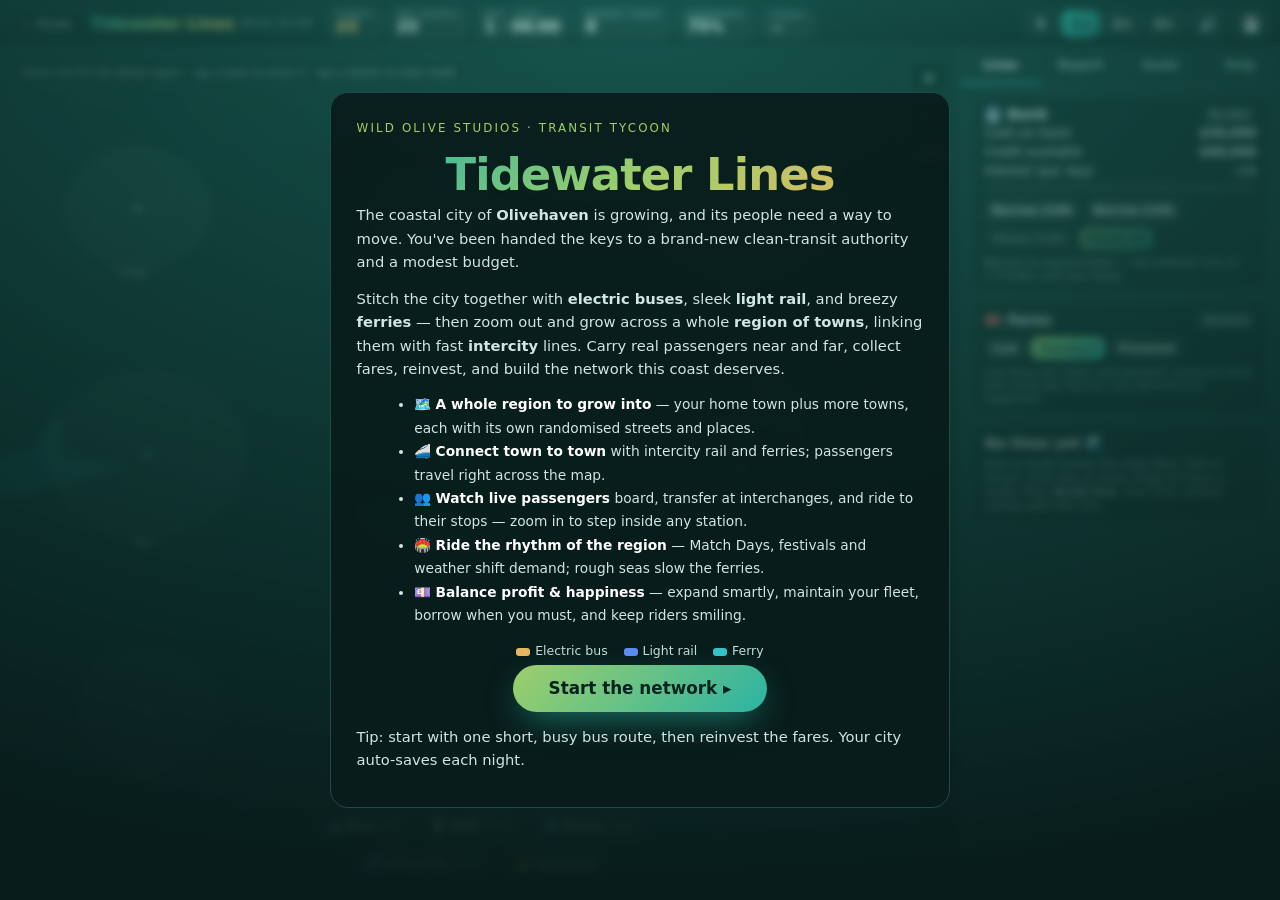
<file: docs/play/tidewater-lines/index.html>
<!DOCTYPE html>
<html lang="en">
<head>
<meta charset="UTF-8" />
<meta name="viewport" content="width=device-width, initial-scale=1.0, maximum-scale=1.0, user-scalable=no" />
<meta name="description" content="Tidewater Lines — a cozy transit-network tycoon from Wild Olive Studios. Build electric bus, light rail and ferry routes across a coastal city, carry real passengers, collect fares, and grow a beautiful, profitable network." />
<title>Tidewater Lines — Wild Olive Studios</title>
<link rel="icon" type="image/svg+xml" href="../../assets/favicon.svg" />
<style>
  :root{
    --teal:#2bb3a3; --teal2:#1d6f6a; --olive:#9fcf6b; --gold:#e7b75f;
    --ink:#0d2b2a; --paper:#f3f7f2; --bg:#0a1f1e;
    --bus:#e7b75f; --rail:#5b8def; --ferry:#36c2c9;
    --good:#7fcf6b; --bad:#e76f6f; --warn:#e7b75f;
    --panel:#11302e; --panel2:#0d2624; --line:#1f4a47;
    --font:"Space Grotesk",system-ui,-apple-system,sans-serif;
  }
  *{box-sizing:border-box;margin:0;-webkit-tap-highlight-color:transparent;}
  html,body{height:100%;}
  body{
    font-family:var(--font); color:var(--paper); background:var(--bg);
    overflow:hidden; user-select:none; -webkit-user-select:none;
  }
  /* ---------- layout ---------- */
  #app{ display:grid; grid-template-rows:auto 1fr; height:100dvh; }
  #topbar{
    display:flex; align-items:center; gap:.4rem; flex-wrap:wrap;
    padding:.45rem .7rem; background:linear-gradient(180deg,#0e2b29,#0a201f);
    border-bottom:1px solid var(--line); z-index:30;
  }
  .brand{ display:flex; align-items:center; gap:.45rem; margin-right:.4rem;}
  .brand b{ font-size:1.02rem; letter-spacing:-.01em;
    background:linear-gradient(135deg,var(--teal),var(--olive),var(--gold));
    -webkit-background-clip:text; background-clip:text; color:transparent; }
  .brand span{ font-size:.62rem; color:#7fa7a2; letter-spacing:.14em; text-transform:uppercase;}
  .back{ font-size:.72rem; color:#9ec7c2; text-decoration:none; background:rgba(0,0,0,.25);
    padding:.3rem .65rem; border-radius:999px; border:1px solid var(--line); }
  .back:hover{ color:#fff; }
  .stat{ display:flex; flex-direction:column; align-items:flex-start; line-height:1.05;
    padding:.18rem .55rem; border-radius:9px; background:rgba(255,255,255,.04); border:1px solid var(--line);}
  .stat .k{ font-size:.55rem; letter-spacing:.1em; text-transform:uppercase; color:#7fa7a2;}
  .stat .v{ font-size:.95rem; font-weight:700; }
  .stat .v.money{ color:var(--gold);}
  .spacer{ flex:1; }
  .speed{ display:flex; gap:.18rem; }
  .speed button{ font-family:var(--font); cursor:pointer; border:1px solid var(--line);
    background:rgba(255,255,255,.04); color:#cfe7e3; border-radius:8px; padding:.32rem .55rem;
    font-weight:700; font-size:.8rem; min-width:34px; }
  .speed button.active{ background:linear-gradient(135deg,var(--teal),var(--teal2)); color:#04201e; border-color:transparent;}
  .speed button:hover{ color:#fff; }
  .savebtn{ font-family:var(--font); cursor:pointer; border:1px solid var(--line);
    background:rgba(255,255,255,.04); color:#cfe7e3; border-radius:8px; padding:.32rem .5rem;
    font-size:.92rem; }
  .savebtn:hover{ color:#fff; }
  .savebtn.flash{ background:linear-gradient(135deg,var(--olive),var(--teal)); border-color:transparent; }

  #main{ position:relative; display:grid; grid-template-columns:1fr 320px; min-height:0; }
  #stage{ position:relative; min-width:0; background:#0a201f; }
  canvas{ display:block; width:100%; height:100%; touch-action:none; }

  /* mode/build toolbar floating on canvas */
  #buildbar{ position:absolute; left:50%; bottom:14px; transform:translateX(-50%);
    display:flex; gap:.4rem; background:rgba(10,32,30,.88); border:1px solid var(--line);
    padding:.4rem; border-radius:14px; backdrop-filter:blur(6px); z-index:10; flex-wrap:wrap; justify-content:center;}
  .tool{ cursor:pointer; border:1px solid var(--line); background:rgba(255,255,255,.04);
    color:#cfe7e3; border-radius:10px; padding:.45rem .7rem; font-family:var(--font); font-weight:700;
    font-size:.82rem; display:flex; align-items:center; gap:.35rem; }
  .tool small{ font-weight:500; color:#8fb6b1; font-size:.66rem; }
  .tool:hover{ color:#fff; }
  .tool.active{ box-shadow:0 0 0 2px currentColor inset; }
  .tool.bus.active{ color:var(--bus);} .tool.rail.active{ color:var(--rail);} .tool.ferry.active{ color:var(--ferry);}
  .tool.inter.active{ color:#b07fe0;}
  .tool.tool--util.active{ color:var(--olive);}

  /* zoom controls */
  #zoomctl{ position:absolute; right:12px; top:12px; z-index:10; display:flex; flex-direction:column; gap:.3rem; }
  #zoomctl button{ font-family:var(--font); cursor:pointer; border:1px solid var(--line);
    background:rgba(10,32,30,.86); color:#cfe7e3; border-radius:9px; width:40px; height:34px;
    font-size:1.05rem; font-weight:700; backdrop-filter:blur(5px); display:grid; place-items:center; }
  #zoomctl #zoomReset{ font-size:.62rem; }
  #zoomctl button:hover{ color:#fff; }
  #mapnotes{ position:absolute; left:12px; top:12px; z-index:9; display:flex; flex-direction:column; gap:.35rem;
    pointer-events:none; max-width:62%; align-items:flex-start; }
  .maphint{ font-size:.66rem; color:#8fb6b1;
    background:rgba(10,32,30,.7); border:1px solid var(--line); padding:.3rem .6rem; border-radius:8px; }
  #objective{ font-size:.78rem; color:#dff0ec; background:rgba(10,32,30,.88); border:1px solid var(--line);
    border-left:3px solid var(--gold); padding:.4rem .7rem; border-radius:9px; }
  #objective .obj-rw{ color:var(--gold); font-weight:700; }
  @media (max-width:880px){ .maphint{ display:none; } }

  /* station "look inside" scene */
  #stationView{ position:absolute; inset:0; z-index:16; background:#0a201f; display:flex; flex-direction:column; }
  #stationView.hidden{ display:none; }
  .sv-head{ display:flex; align-items:center; gap:.7rem; padding:.5rem .7rem; border-bottom:1px solid var(--line);
    background:linear-gradient(180deg,#0e2b29,#0a201f); flex-wrap:wrap; }
  .sv-back{ font-family:var(--font); cursor:pointer; font-weight:700; font-size:.8rem; color:#06231f;
    background:linear-gradient(135deg,var(--olive),var(--teal)); border:0; border-radius:999px; padding:.4rem .9rem; }
  .sv-back:hover{ filter:brightness(1.1); }
  .sv-title{ display:flex; align-items:center; gap:.4rem; font-size:1.05rem; }
  .sv-title span{ font-size:1.3rem; }
  .sv-meta{ color:#8fb6b1; font-size:.74rem; margin-left:auto; text-align:right; line-height:1.3; }
  #svCv{ flex:1; width:100%; min-height:0; display:block; }

  /* the build hint / confirm strip */
  #drawhint{ position:absolute; left:50%; top:12px; transform:translateX(-50%);
    background:rgba(10,32,30,.92); border:1px solid var(--line); padding:.5rem .8rem;
    border-radius:12px; font-size:.82rem; z-index:11; display:none; align-items:center; gap:.7rem; max-width:92%;}
  #drawhint.show{ display:flex; }
  #drawhint b{ color:var(--gold); }
  #drawhint .mini{ cursor:pointer; border:0; font-family:var(--font); font-weight:700; font-size:.78rem;
    padding:.34rem .7rem; border-radius:8px; }
  .mini.go{ background:linear-gradient(135deg,var(--olive),var(--teal)); color:#06231f; }
  .mini.cancel{ background:rgba(255,255,255,.08); color:#cfe7e3; }
  .mini:disabled{ opacity:.4; cursor:not-allowed; }

  /* toast */
  #toasts{ position:absolute; right:12px; bottom:70px; display:flex; flex-direction:column; gap:.4rem; z-index:20; align-items:flex-end;}
  .toast{ background:rgba(10,32,30,.94); border:1px solid var(--line); border-left:3px solid var(--teal);
    padding:.5rem .8rem; border-radius:10px; font-size:.8rem; max-width:280px; animation:tin .3s ease;}
  .toast.bad{ border-left-color:var(--bad);} .toast.good{ border-left-color:var(--good);} .toast.warn{ border-left-color:var(--warn);}
  @keyframes tin{ from{opacity:0; transform:translateY(8px);} to{opacity:1;} }

  /* ---------- side panel ---------- */
  #panel{ background:var(--panel); border-left:1px solid var(--line); display:flex; flex-direction:column; min-height:0; }
  .tabs{ display:flex; border-bottom:1px solid var(--line); }
  .tabs button{ flex:1; cursor:pointer; background:transparent; border:0; color:#8fb6b1; font-family:var(--font);
    font-weight:700; font-size:.74rem; padding:.6rem .2rem; border-bottom:2px solid transparent;}
  .tabs button.active{ color:#fff; border-bottom-color:var(--teal); }
  .tabwrap{ overflow:auto; padding:.7rem; flex:1; min-height:0; }
  .tabview{ display:none; } .tabview.active{ display:block; }

  h4.sec{ font-size:.66rem; letter-spacing:.13em; text-transform:uppercase; color:#7fa7a2; margin:.2rem 0 .5rem;}
  .card{ background:var(--panel2); border:1px solid var(--line); border-radius:11px; padding:.6rem .7rem; margin-bottom:.55rem; }
  .card .row{ display:flex; align-items:center; gap:.4rem; }
  .card .title{ font-weight:700; font-size:.9rem; display:flex; align-items:center; gap:.4rem;}
  .dot{ width:11px; height:11px; border-radius:50%; flex:none; }
  .muted{ color:#8fb6b1; font-size:.74rem; }
  .pill{ font-size:.62rem; padding:.1rem .42rem; border-radius:999px; background:rgba(255,255,255,.06); color:#bfe0db; border:1px solid var(--line);}
  .kv{ display:flex; justify-content:space-between; font-size:.78rem; padding:.12rem 0; }
  .kv span:last-child{ font-weight:700; }
  .btnrow{ display:flex; gap:.35rem; margin-top:.5rem; flex-wrap:wrap; }
  .b{ cursor:pointer; border:0; font-family:var(--font); font-weight:700; font-size:.76rem; padding:.4rem .65rem; border-radius:8px;
    background:rgba(255,255,255,.07); color:#dff0ec; }
  .b:hover{ filter:brightness(1.12); }
  .b.primary{ background:linear-gradient(135deg,var(--olive),var(--teal)); color:#06231f; }
  .b.danger{ background:rgba(231,111,111,.16); color:#f3b6b6; }
  .b:disabled{ opacity:.4; cursor:not-allowed; }
  .b.small{ padding:.3rem .5rem; font-size:.7rem; }

  .bar{ height:7px; border-radius:6px; background:rgba(255,255,255,.08); overflow:hidden; margin-top:.25rem;}
  .bar > i{ display:block; height:100%; border-radius:6px; }

  .modechooser{ display:flex; gap:.4rem; margin-bottom:.6rem; }
  .modechooser .b{ flex:1; text-align:center; }

  table.mini{ width:100%; border-collapse:collapse; font-size:.74rem; }
  table.mini th{ text-align:left; color:#7fa7a2; font-weight:600; font-size:.62rem; text-transform:uppercase; letter-spacing:.08em; padding:.2rem .25rem; border-bottom:1px solid var(--line);}
  table.mini td{ padding:.26rem .25rem; border-bottom:1px solid rgba(255,255,255,.04); }
  table.mini td:last-child, table.mini th:last-child{ text-align:right; }

  .goal{ display:flex; align-items:center; gap:.5rem; padding:.4rem 0; border-bottom:1px solid rgba(255,255,255,.05); font-size:.8rem;}
  .goal .tick{ width:20px; height:20px; border-radius:50%; flex:none; display:grid; place-items:center; font-size:.7rem;
    border:1px solid var(--line); color:#7fa7a2;}
  .goal.done .tick{ background:var(--good); color:#06231f; border-color:transparent;}
  .goal.done .txt{ color:#bfe0db; }

  /* ---------- overlay screens (start / day / win) ---------- */
  .screen{ position:absolute; inset:0; display:grid; place-items:center; text-align:center; z-index:50;
    background:radial-gradient(120% 100% at 50% 0%, rgba(43,179,163,.30), rgba(8,28,27,.96));
    backdrop-filter:blur(4px); padding:1.2rem; }
  .screen.hidden{ display:none; }
  .sheet{ max-width:620px; width:100%; background:rgba(9,30,28,.96); border:1px solid var(--line);
    border-radius:18px; padding:1.6rem 1.6rem 1.4rem; max-height:90dvh; overflow:auto; }
  .sheet h1{ font-size:clamp(1.9rem,6vw,2.8rem); line-height:1; letter-spacing:-.02em; margin-bottom:.3rem;
    background:linear-gradient(135deg,var(--teal),var(--olive),var(--gold)); -webkit-background-clip:text; background-clip:text; color:transparent; font-weight:800;}
  .sheet .kick{ color:var(--olive); font-size:.74rem; letter-spacing:.18em; text-transform:uppercase; margin-bottom:1rem;}
  .sheet p{ color:#cfe7e3; line-height:1.6; font-size:.92rem; margin-bottom:.8rem; text-align:left;}
  .sheet ul{ text-align:left; color:#cfe7e3; font-size:.86rem; line-height:1.7; margin:.2rem 0 1rem 1.1rem;}
  .sheet ul b{ color:#fff; }
  .bigbtn{ cursor:pointer; border:0; font-family:var(--font); font-weight:800; font-size:1.05rem; color:#06231f;
    padding:.85rem 2.2rem; border-radius:999px; background:linear-gradient(135deg,var(--olive),var(--teal));
    box-shadow:0 12px 34px -10px rgba(43,179,163,.7); margin-top:.4rem; }
  .bigbtn:hover{ transform:translateY(-2px); }
  .startbtns{ display:flex; gap:.6rem; justify-content:center; flex-wrap:wrap; }
  #continueBtn{ background:linear-gradient(135deg,var(--gold),var(--teal2)); }
  .legend{ display:flex; gap:1rem; justify-content:center; margin:.6rem 0 0; flex-wrap:wrap; font-size:.78rem; color:#bfe0db;}
  .legend i{ display:inline-block; width:14px; height:8px; border-radius:3px; margin-right:.3rem; vertical-align:middle;}

  .reportgrid{ display:grid; grid-template-columns:1fr 1fr; gap:.5rem; margin:.6rem 0 1rem; }
  .rstat{ background:rgba(255,255,255,.04); border:1px solid var(--line); border-radius:11px; padding:.6rem .7rem; text-align:left;}
  .rstat .k{ font-size:.6rem; letter-spacing:.1em; text-transform:uppercase; color:#7fa7a2;}
  .rstat .v{ font-size:1.35rem; font-weight:800; }
  .v.pos{ color:var(--good);} .v.neg{ color:var(--bad);} .v.money{ color:var(--gold);}

  /* mobile */
  @media (max-width:880px){
    #main{ grid-template-columns:1fr; grid-template-rows:1fr auto; }
    #panel{ border-left:0; border-top:1px solid var(--line); max-height:42dvh; }
    #buildbar{ bottom:8px; }
    .stat.hideSm{ display:none; }
  }
  @media (prefers-reduced-motion: reduce){ *{ animation:none !important; transition:none !important; } }
  .tiny{ font-size:.68rem; color:#7fa7a2; }
</style>
</head>
<body>
<div id="app">
  <!-- ===================== TOP BAR ===================== -->
  <header id="topbar">
    <a class="back" href="../../#games">← Studio</a>
    <div class="brand"><b>Tidewater&nbsp;Lines</b><span>Wild Olive</span></div>
    <div class="stat"><span class="k">Funds</span><span class="v money" id="uiMoney">£0</span></div>
    <div class="stat hideSm"><span class="k">Net worth</span><span class="v" id="uiWorth">£0</span></div>
    <div class="stat"><span class="k" id="uiDayK">Day · Time</span><span class="v" id="uiDay">1 · 06:00</span></div>
    <div class="stat hideSm"><span class="k">Riders today</span><span class="v" id="uiRiders">0</span></div>
    <div class="stat"><span class="k">Happiness</span><span class="v" id="uiHappy">75%</span></div>
    <div class="stat hideSm"><span class="k">Today</span><span class="v" id="uiCond" style="font-size:.82rem">—</span></div>
    <div class="spacer"></div>
    <div class="speed" id="speed">
      <button data-s="0" title="Pause">⏸</button>
      <button data-s="1" class="active">1×</button>
      <button data-s="2">2×</button>
      <button data-s="4">4×</button>
    </div>
    <button class="savebtn" id="soundBtn" title="Sound on/off">🔊</button>
    <button class="savebtn" id="saveBtn" title="Save game now">💾</button>
  </header>

  <!-- ===================== MAIN ===================== -->
  <div id="main">
    <div id="stage">
      <canvas id="cv"></canvas>

      <div id="zoomctl">
        <button id="zoomIn" title="Zoom in">＋</button>
        <button id="zoomOut" title="Zoom out">－</button>
        <button id="zoomReset" title="Reset view"><span id="zoomLevel">100%</span></button>
      </div>
      <div id="mapnotes">
        <div class="maphint">Zoom out for the whole region · tap a town to enter it · tap a station to look inside</div>
        <div id="objective" style="display:none"></div>
      </div>

      <div id="drawhint">
        <span id="drawhintText">Pick stops…</span>
        <button class="mini go" id="drawGo" disabled>Build line</button>
        <button class="mini cancel" id="drawCancel">Cancel</button>
      </div>

      <div id="buildbar">
        <button class="tool bus" data-mode="bus">🚌 Bus <small id="costBus">£6k</small></button>
        <button class="tool rail" data-mode="rail">🚊 Rail <small id="costRail">track</small></button>
        <button class="tool ferry" data-mode="ferry">⛴️ Ferry <small id="costFerry">£14k</small></button>
        <button class="tool inter" data-mode="intercity">🚄 Intercity <small>towns</small></button>
        <button class="tool tool--util" data-mode="heat">🔥 Demand</button>
      </div>

      <div id="toasts"></div>

      <!-- station "look inside" scene -->
      <div id="stationView" class="hidden">
        <div class="sv-head">
          <button id="svBack" class="sv-back">← Back to map</button>
          <div class="sv-title"><span id="svEmoji">🚉</span><b id="svName">Station</b></div>
          <div class="sv-meta" id="svMeta"></div>
        </div>
        <canvas id="svCv"></canvas>
      </div>
    </div>

    <!-- ===================== PANEL ===================== -->
    <aside id="panel">
      <div class="tabs">
        <button data-tab="lines" class="active">Lines</button>
        <button data-tab="report">Report</button>
        <button data-tab="goals">Goals</button>
        <button data-tab="help">Help</button>
      </div>
      <div class="tabwrap">
        <div class="tabview active" id="tab-lines">
          <div id="financeHost"></div>
          <div id="linesHost"></div>
          <div class="card" id="noLines">
            <div class="title">No lines yet 🌊</div>
            <p class="muted" style="margin-top:.3rem">Pick a mode below the map (Bus, Rail or Ferry), click two or more stops to trace a route, then <b>Build line</b>. Your first vehicle comes with the line.</p>
          </div>
        </div>

        <div class="tabview" id="tab-report">
          <h4 class="sec">Today so far</h4>
          <div class="card">
            <div class="kv"><span>Fares collected</span><span id="rFare">£0</span></div>
            <div class="kv"><span>Operating cost (proj.)</span><span id="rOp">£0</span></div>
            <div class="kv"><span>Maintenance spend</span><span id="rMaint">£0</span></div>
            <div class="kv"><span>Loan interest (proj.)</span><span id="rInt">£0</span></div>
            <div class="kv"><span>Riders carried</span><span id="rRiders">0</span></div>
            <div class="kv"><span>Gave up waiting</span><span id="rLost">0</span></div>
          </div>
          <h4 class="sec">Busiest journeys (today)</h4>
          <table class="mini"><thead><tr><th>From → To</th><th>Riders</th></tr></thead><tbody id="rTop"></tbody></table>
          <h4 class="sec">Network</h4>
          <div class="card">
            <div class="kv"><span>Towns served</span><span id="rTowns">0 / 0</span></div>
            <div class="kv"><span>Stops connected</span><span id="rConn">0</span></div>
            <div class="kv"><span>Interchange hubs</span><span id="rHubs">0</span></div>
            <div class="kv"><span>Vehicles owned</span><span id="rVeh">0</span></div>
            <div class="btnrow"><button class="b small" id="autoDayBtn">Nightly report: pauses</button></div>
          </div>
        </div>

        <div class="tabview" id="tab-goals">
          <h4 class="sec">Build the city's network</h4>
          <p class="muted" style="margin-bottom:.5rem">Hit each milestone to grow your reputation. Clear them all to become the city's official Transit Authority.</p>
          <div id="goalsHost"></div>
        </div>

        <div class="tabview" id="tab-help">
          <h4 class="sec">How to play</h4>
          <div class="card"><p class="muted">
            <b style="color:#fff">1. Trace a line.</b> Choose Bus, Rail or Ferry under the map, then click stops in order. Ferries only link waterside stops. Hit <b>Build line</b>.
          </p></div>
          <div class="card"><p class="muted">
            <b style="color:#fff">Region & towns.</b> The map is a whole <b>region</b> of towns. Zoom out (scroll / pinch / －) to see them all and the intercity links; <b>tap a town</b> to dive into its streets. Zoom in to a town to place local stops; zoom out to plan the network. Each town has its own randomised set of places to connect.
          </p></div>
          <div class="card"><p class="muted">
            <b style="color:#fff">Get around.</b> Scroll/pinch to <b>zoom</b> (＋ / －), drag to <b>pan</b>, and in close-up <b>tap any station</b> to look inside — the place, the queue, and your vehicles pulling in. <b>Esc</b> / Back to return.
          </p></div>
          <div class="card"><p class="muted">
            <b style="color:#fff">2. Carry passengers.</b> People appear at stops wanting to reach another place — within a town, or <b>to another town entirely</b>. They board, transfer at <b>interchange</b> stops, and pay a fare on arrival — longer trips, ferries and intercity pay more.
          </p></div>
          <div class="card"><p class="muted">
            <b style="color:#fff">🚄 Go intercity.</b> Pick the <b>Intercity</b> tool and click two or more <b>towns</b> to link their central stations with a fast, high-capacity line. Connect a town's central station to its local stops so travellers can transfer all the way through.
          </p></div>
          <div class="card"><p class="muted">
            <b style="color:#fff">3. Grow & maintain.</b> Add vehicles to busy lines, open new routes, and <b>Service</b> vehicles before wear gets high — neglected vehicles break down, costing money and happiness. Short on cash? The <b>🏦 Bank</b> (Lines tab) lets you <b>borrow</b> to expand and <b>repay</b> as fares roll in — interest accrues daily, so clear debt when you can.
          </p></div>
          <div class="card"><p class="muted">
            <b style="color:#fff">4. Watch the numbers.</b> Each line card shows its riders and fares <b>today</b> — spot the earners and the duds. Toggle <b>🔥 Demand</b> to see journeys people want but can't make. Set your <b>🎟️ Fare level</b> (Lines tab): low fares grow ridership and goodwill, premium fares earn more per trip. The nightly report can be set to <b>auto-continue</b> if you'd rather keep rolling.
          </p></div>
          <div class="card"><p class="muted">
            <b style="color:#fff">🎯 Chase the goals.</b> The banner on the map shows your next milestone — each one pays a <b>city grant</b> (up to £30k) that funds your next expansion. Clear them all and grow your net worth to win.
          </p></div>
          <div class="card"><p class="muted">
            <b style="color:#fff">5. Weather & event days.</b> The top bar shows today's conditions. <b>Event days</b> — Match Day at the Stadium, Opera Night, the Arts Festival, Market Day and more — surge demand at specific venues, so pre-position vehicles to cash in. <b>Weather</b> sways outdoor demand (sunny Beach Days are golden), and rough seas <b>slow ferries and wear them faster</b> — keep them serviced through storms.
          </p></div>
          <div class="card"><p class="muted">
            <b style="color:#fff">6. Saving & sound.</b> Your city <b>auto-saves every night</b>. Tap <b>💾</b> (or <b>S</b>) to save, <b>🔊</b> (or <b>M</b>) for sound, and pick <b>Continue</b> on the title screen to return. Shortcuts: <b>1/2/3</b> modes, <b>H</b> demand, <b>Space</b> pause.
          </p></div>
          <div class="legend">
            <span><i style="background:var(--bus)"></i>Bus</span>
            <span><i style="background:var(--rail)"></i>Rail</span>
            <span><i style="background:var(--ferry)"></i>Ferry</span>
          </div>
        </div>
      </div>
    </aside>
  </div>
</div>

<!-- ===================== START SCREEN ===================== -->
<div class="screen" id="startScreen">
  <div class="sheet">
    <p class="kick">Wild Olive Studios · Transit Tycoon</p>
    <h1>Tidewater Lines</h1>
    <p>The coastal city of <b>Olivehaven</b> is growing, and its people need a way to move. You've been handed the keys to a brand-new clean-transit authority and a modest budget.</p>
    <p>Stitch the city together with <b>electric buses</b>, sleek <b>light rail</b>, and breezy <b>ferries</b> — then zoom out and grow across a whole <b>region of towns</b>, linking them with fast <b>intercity</b> lines. Carry real passengers near and far, collect fares, reinvest, and build the network this coast deserves.</p>
    <ul>
      <li>🗺️ <b>A whole region to grow into</b> — your home town plus more towns, each with its own randomised streets and places.</li>
      <li>🚄 <b>Connect town to town</b> with intercity rail and ferries; passengers travel right across the map.</li>
      <li>👥 <b>Watch live passengers</b> board, transfer at interchanges, and ride to their stops — zoom in to step inside any station.</li>
      <li>🏟️ <b>Ride the rhythm of the region</b> — Match Days, festivals and weather shift demand; rough seas slow the ferries.</li>
      <li>💷 <b>Balance profit & happiness</b> — expand smartly, maintain your fleet, borrow when you must, and keep riders smiling.</li>
    </ul>
    <div class="legend">
      <span><i style="background:var(--bus)"></i>Electric bus</span>
      <span><i style="background:var(--rail)"></i>Light rail</span>
      <span><i style="background:var(--ferry)"></i>Ferry</span>
    </div>
    <div class="startbtns">
      <button class="bigbtn" id="continueBtn" style="display:none">Continue ▸</button>
      <button class="bigbtn" id="startBtn">Start the network ▸</button>
    </div>
    <p class="tiny" style="margin-top:.8rem">Tip: start with one short, busy bus route, then reinvest the fares. Your city auto-saves each night.</p>
  </div>
</div>

<!-- ===================== DAY REPORT SCREEN ===================== -->
<div class="screen hidden" id="dayScreen">
  <div class="sheet">
    <p class="kick" id="daySub">End of day</p>
    <h1 id="dayTitle">Day 1</h1>
    <div class="reportgrid">
      <div class="rstat"><div class="k">Fares collected</div><div class="v money" id="dFare">£0</div></div>
      <div class="rstat"><div class="k">Running costs</div><div class="v neg" id="dCost">£0</div></div>
      <div class="rstat"><div class="k">Net profit</div><div class="v" id="dProfit">£0</div></div>
      <div class="rstat"><div class="k">Riders carried</div><div class="v" id="dRiders">0</div></div>
    </div>
    <p id="dNote" class="muted"></p>
    <button class="bigbtn" id="dayBtn">Open next day ▸</button>
    <p style="margin-top:.9rem"><label class="tiny" style="cursor:pointer"><input type="checkbox" id="autoDayChk"> Don't pause for nightly reports (show a quick summary instead — re-enable in the Report tab)</label></p>
  </div>
</div>

<!-- ===================== END / WIN SCREEN ===================== -->
<div class="screen hidden" id="endScreen">
  <div class="sheet">
    <p class="kick" id="endKick">The network</p>
    <h1 id="endTitle">Well played</h1>
    <p id="endBody"></p>
    <div class="reportgrid">
      <div class="rstat"><div class="k">Days run</div><div class="v" id="eDays">0</div></div>
      <div class="rstat"><div class="k">Net worth</div><div class="v money" id="eWorth">£0</div></div>
      <div class="rstat"><div class="k">Total riders</div><div class="v" id="eRiders">0</div></div>
      <div class="rstat"><div class="k">Happiness</div><div class="v" id="eHappy">0%</div></div>
    </div>
    <button class="bigbtn" id="endBtn">Play again ▸</button>
  </div>
</div>

<script>
"use strict";
/* ============================================================================
   TIDEWATER LINES — a transit-network tycoon
   Wild Olive Studios · single-file HTML5 (vanilla JS + Canvas 2D)
   ----------------------------------------------------------------------------
   Sections:  CONFIG · WORLD DATA · STATE · GEOMETRY HELPERS · GRAPH/ROUTING
              PASSENGERS · VEHICLES · ECONOMY · DAY CYCLE · BUILDING/INPUT
              RENDER · UI PANELS · GOALS · MAIN LOOP
   ========================================================================== */

/* ----------------------------- CONFIG ------------------------------------ */
const CFG = {
  WORLD_W: 1280, WORLD_H: 800,
  START_MONEY: 30000,
  DAY_MIN: 1440,                 // sim-minutes per day
  SIM_MIN_PER_SEC: 34,           // at 1× speed: ~42s per day
  DAY_START: 360, DAY_END: 1320, // service runs 06:00 → 22:00; spawns taper off after
  FARE_BASE: 1.25, FARE_PER_UNIT: 0.010, FERRY_PREMIUM: 1.35, RAIL_PREMIUM: 1.08,
  MAX_PASSENGERS: 520,           // perf cap on concurrent agents
  PATIENCE_MIN: 36,              // sim-min a rider will wait at a stop before giving up
  TRANSFER_PENALTY: 9,          // min-equivalent cost added per transfer in routing
  MAX_TRANSFERS: 3,             // allows local → intercity → local town-to-town trips
  ZOOM_MAX: 13,                 // how far you can zoom into a town
  INTERCITY_SHARE: 0.24,        // fraction of trips that want another town
  HAPPY_START: 75,
  WIN_WORTH: 350000,             // net worth needed for the final goal (regional scale)
  LOAN_MAX_DEBT: 60000,          // total outstanding debt the bank will allow
  LOAN_DAILY_RATE: 0.011,        // daily interest on the outstanding balance (~1.1%)
};

const MODES = {
  bus:  { name:"Electric Bus", color:"#e7b75f", buy:6000,  cap:28,  speed:21, dailyOp:70,
          water:false, wearRate:0.00026, infraPerUnit:0,  stopCost:600,  premium:1.0, local:true },
  rail: { name:"Light Rail",   color:"#5b8def", buy:17000, cap:80,  speed:34, dailyOp:170,
          water:false, wearRate:0.00018, infraPerUnit:26, stopCost:3200, premium:CFG.RAIL_PREMIUM, local:true },
  ferry:{ name:"Ferry",        color:"#36c2c9", buy:14000, cap:120, speed:16, dailyOp:150,
          water:true,  wearRate:0.00020, infraPerUnit:0,  stopCost:4200, premium:CFG.FERRY_PREMIUM, local:true },
  intercity:{ name:"Intercity", color:"#b07fe0", buy:26000, cap:150, speed:64, dailyOp:240,
          water:false, wearRate:0.00010, infraPerUnit:7, stopCost:1500, premium:1.18, intercity:true },
};

const SERVICE_BASE = 200;   // £ to service a vehicle (preventive) + wear factor
const REPAIR_COST  = 480;   // £ when a vehicle breaks down
const BREAKDOWN_FLOOR = 50; // wear below this never breaks down
const ADD_VEHICLE_DISCOUNT = 1.0;

/* Fare policy: a network-wide pricing lever. Low fares grow ridership and cheer
   the city; premium fares earn more per trip but cool demand and goodwill. */
const FARE_POLICIES = {
  low: { label:"Low",      fare:0.85, demand:1.12, happy:+4 },
  std: { label:"Standard", fare:1.00, demand:1.00, happy: 0 },
  high:{ label:"Premium",  fare:1.25, demand:0.85, happy:-6 },
};

/* Each new line gets its own name (Bus 2, Ferry 1, IC 1…) and a shade of its
   mode colour so parallel lines stay tellable-apart on the map. */
const LINE_PALETTES = {
  bus:      ["#e7b75f","#f0d080","#d29a3a","#f7e3a8","#c8821f"],
  rail:     ["#5b8def","#86abf5","#3f6fd0","#aac4f8","#2c55a8"],
  ferry:    ["#36c2c9","#6cd7dc","#1fa3aa","#9be6ea","#0f8289"],
  intercity:["#b07fe0","#c9a3ec","#9356cc","#e0c8f5","#7a3cb0"],
};
const LINE_PREFIX = { bus:"Bus", rail:"Rail", ferry:"Ferry", intercity:"IC" };

/* --------------------------- WORLD DATA ---------------------------------- */
/* The world is a REGION of several towns. Town 0 is the handcrafted starter,
   "Olivehaven"; the rest are generated in its style from a seed (so a save can
   restore the exact world). Each location: id, town, name, emoji, x, y (region
   coords), water (ferry access), demand, pull, peak, kind, hub (intercity).    */
let LOCATIONS=[], TOWNS=[], WATER=[];

function mulberry32(a){ return function(){ a|=0; a=a+0x6D2B79F5|0; let t=Math.imul(a^a>>>15,1|a); t=t+Math.imul(t^t>>>7,61|t)^t; return ((t^t>>>14)>>>0)/4294967296; }; }

const TOWN_NAMES=["Saltmarsh","Pinecrest","Brightwater","Thornbury","Ashford","Calder Vale","Westport","Ferncombe","Marlow Quay","Redhill","Kestrel Point","Hollowmere","Greywick","Maple Hollow"];
const LAND_POOL=[
  {name:"Business Park", emoji:"🏢", kind:"city",    demand:1.4, pull:1.4, peak:"am"},
  {name:"Shopping Centre",emoji:"🛍️",kind:"shops",   demand:1.3, pull:1.4, peak:"day"},
  {name:"Market Square", emoji:"🏬", kind:"shops",   demand:1.0, pull:1.1, peak:"day"},
  {name:"University",    emoji:"🎓", kind:"campus",  demand:1.4, pull:1.2, peak:"am"},
  {name:"Library",       emoji:"📚", kind:"civic",   demand:0.8, pull:0.9, peak:"day"},
  {name:"Theatre",       emoji:"🎭", kind:"theatre", demand:0.7, pull:1.0, peak:"eve"},
  {name:"Concert Hall",  emoji:"🎶", kind:"theatre", demand:0.7, pull:1.1, peak:"eve"},
  {name:"Art Gallery",   emoji:"🖼️", kind:"gallery", demand:0.7, pull:0.95,peak:"day"},
  {name:"Hospital",      emoji:"🏥", kind:"civic",   demand:1.0, pull:0.9, peak:"flat"},
  {name:"Stadium",       emoji:"🏟️", kind:"stadium", demand:0.8, pull:1.1, peak:"eve"},
  {name:"Park",          emoji:"🌳", kind:"park",    demand:0.7, pull:1.1, peak:"day"},
  {name:"Gardens",       emoji:"🌷", kind:"park",    demand:0.6, pull:1.0, peak:"day"},
  {name:"Forest Trail",  emoji:"🌲", kind:"forest",  demand:0.6, pull:1.1, peak:"day"},
  {name:"Old Quarter",   emoji:"🏰", kind:"old",     demand:0.9, pull:1.1, peak:"day"},
];
const WATER_POOL=[
  {name:"Waterfront", emoji:"🌅", kind:"waterfront", demand:1.0, pull:1.3, peak:"eve", water:true},
  {name:"Beach",      emoji:"🏖️", kind:"beach",     demand:1.0, pull:1.4, peak:"day", water:true},
  {name:"Harbour",    emoji:"⚓", kind:"water",      demand:0.9, pull:1.0, peak:"day", water:true},
  {name:"Marina",     emoji:"⛵", kind:"water",      demand:0.7, pull:1.1, peak:"day", water:true},
];
/* Olivehaven — the starter town, in LOCAL coords (centred when placed) */
const OLIVE=[
  {name:"City Centre",      emoji:"🏙️", lx:620,ly:380, kind:"city",      demand:1.5,pull:1.6,peak:"flat", hub:true},
  {name:"Business District",emoji:"🏢", lx:790,ly:300, kind:"city",      demand:1.6,pull:1.5,peak:"am"},
  {name:"Old Town",         emoji:"🏰", lx:470,ly:520, kind:"old",       demand:1.0,pull:1.2,peak:"day", water:true},
  {name:"University",       emoji:"🎓", lx:840,ly:520, kind:"campus",    demand:1.5,pull:1.2,peak:"am"},
  {name:"Shopping Centre",  emoji:"🛍️", lx:520,ly:300, kind:"shops",     demand:1.3,pull:1.4,peak:"day"},
  {name:"Central Library",  emoji:"📚", lx:660,ly:250, kind:"civic",     demand:0.8,pull:0.9,peak:"day"},
  {name:"Opera House",      emoji:"🎶", lx:380,ly:380, kind:"theatre",   demand:0.7,pull:1.1,peak:"eve"},
  {name:"Theatre Quarter",  emoji:"🎭", lx:300,ly:470, kind:"theatre",   demand:0.7,pull:1.0,peak:"eve"},
  {name:"Art Gallery",      emoji:"🖼️", lx:560,ly:170, kind:"gallery",   demand:0.7,pull:0.95,peak:"day"},
  {name:"Waterfront",       emoji:"🌅", lx:600,ly:640, kind:"waterfront",demand:1.0,pull:1.3,peak:"eve", water:true},
  {name:"North Beach",      emoji:"🏖️", lx:300,ly:650, kind:"beach",     demand:1.0,pull:1.4,peak:"day", water:true},
  {name:"Forest Park",      emoji:"🌲", lx:980,ly:170, kind:"forest",    demand:0.8,pull:1.2,peak:"day"},
  {name:"Harbour",          emoji:"⚓", lx:760,ly:680, kind:"water",     demand:0.9,pull:1.0,peak:"day", water:true},
  {name:"City Hospital",    emoji:"🏥", lx:980,ly:400, kind:"civic",     demand:1.0,pull:0.9,peak:"flat"},
  {name:"Stadium",          emoji:"🏟️", lx:1080,ly:560,kind:"stadium",   demand:0.8,pull:1.1,peak:"eve"},
  {name:"Botanic Gardens",  emoji:"🌷", lx:200,ly:300, kind:"park",      demand:0.6,pull:1.0,peak:"day"},
  {name:"Airport",          emoji:"✈️", lx:1140,ly:250,kind:"airport",   demand:0.9,pull:1.1,peak:"flat"},
  {name:"Marina Island",    emoji:"⛵", lx:430,ly:700, kind:"water",     demand:0.7,pull:1.1,peak:"day", water:true},
];

function shuffle(a,R){ for(let i=a.length-1;i>0;i--){ const j=Math.floor(R()*(i+1)); [a[i],a[j]]=[a[j],a[i]]; } return a; }
function oliveWaters(cx,cy){ const m=p=>[cx+(p[0]-640), cy+(p[1]-400)];
  return [ [[120,560],[300,540],[470,560],[600,600],[760,620],[900,660],[1140,700],[1180,860],[80,860]].map(m),
           [[420,560],[460,640],[430,760],[470,860],[560,860],[540,640],[520,560]].map(m) ]; }
function townBay(cx,cy,dir,r,R){ const bx=cx+Math.cos(dir)*r*0.98, by=cy+Math.sin(dir)*r*0.8, br=r*0.72, poly=[];
  for(let a=0;a<9;a++){ const ang=a/9*Math.PI*2, rr=br*(0.7+0.45*Math.sin(a*1.9+R()*2)); poly.push([bx+Math.cos(ang)*rr, by+Math.sin(ang)*rr*0.8]); } return poly; }

function generateWorld(seed){
  const R=mulberry32((seed>>>0)||1);
  const rint=(a,b)=>Math.floor(a+R()*(b-a+1)), pick=arr=>arr[Math.floor(R()*arr.length)];
  LOCATIONS=[]; TOWNS=[]; WATER=[];
  let id=0;
  const SLOTS=[[1,1],[0,0],[2,0],[0,1],[2,1],[1,0],[0,2],[2,2],[1,2]];
  const SX=1550, SY=1320, MX=820, MY=760, nTowns=7;
  const names=shuffle([...TOWN_NAMES],R);
  for(let ti=0; ti<nTowns; ti++){
    const [gx,gy]=SLOTS[ti];
    const cx=MX+gx*SX+(R()*240-120), cy=MY+gy*SY+(R()*220-110);
    const town={ id:ti, name:ti===0?"Olivehaven":names[ti-1], cx, cy, kind:"town", coastal:false, r:400, hub:-1, locIds:[], pop:1 };
    if(ti===0){
      town.kind="city"; town.coastal=true; town.r=640; town.pop=1.3;
      for(const t of OLIVE){
        const L={ id, town:ti, name:t.name, emoji:t.emoji, x:cx+(t.lx-640), y:cy+(t.ly-400),
                  water:!!t.water, demand:t.demand, pull:t.pull, peak:t.peak, kind:t.kind, hub:!!t.hub };
        if(t.hub) town.hub=id;
        LOCATIONS.push(L); town.locIds.push(id); id++;
      }
      for(const poly of oliveWaters(cx,cy)) WATER.push(poly);
    } else {
      const roll=R(); let n,sizeF;
      if(roll<0.28){ town.kind="city"; n=rint(10,13); sizeF=1.08; town.r=560; town.pop=1.2; }
      else if(roll<0.74){ town.kind="town"; n=rint(7,9); sizeF=0.92; town.r=410; town.pop=0.95; }
      else { town.kind="village"; n=rint(4,6); sizeF=0.72; town.r=290; town.pop=0.7; }
      town.coastal = R()<0.5;
      const coastDir=R()*Math.PI*2;
      const hub={ id, town:ti, name:town.name+" Central", emoji:"🚉", x:cx, y:cy, water:false,
                  demand:1.2*sizeF, pull:1.3*sizeF, peak:"flat", kind:"transit", hub:true };
      town.hub=id; LOCATIONS.push(hub); town.locIds.push(id); id++;
      const land=shuffle([...LAND_POOL],R); let li=0, wc=0;
      const wWant = town.coastal ? rint(1,3) : 0;
      const placed=[{x:cx,y:cy}];
      for(let k=1;k<n;k++){
        let tmpl,water=false;
        if(town.coastal && wc<wWant && R()<0.55){ tmpl=pick(WATER_POOL); water=true; wc++; }
        else { tmpl=land[li%land.length]; li++; }
        let px,py,ok=false,tries=0;
        do{ const ang = water? coastDir+(R()*0.9-0.45) : R()*Math.PI*2;
            const rad = water? town.r*(0.72+R()*0.32) : town.r*(0.30+R()*0.66);
            px=cx+Math.cos(ang)*rad; py=cy+Math.sin(ang)*rad*0.82;
            ok=placed.every(p=>Math.hypot(p.x-px,p.y-py)>118); tries++; } while(!ok && tries<26);
        placed.push({x:px,y:py});
        LOCATIONS.push({ id, town:ti, name:town.name+" "+tmpl.name, emoji:tmpl.emoji, x:px, y:py,
                  water, demand:tmpl.demand*sizeF, pull:tmpl.pull*sizeF, peak:tmpl.peak, kind:tmpl.kind, hub:false });
        town.locIds.push(id); id++;
      }
      if(town.coastal && wc>0) WATER.push(townBay(cx,cy,coastDir,town.r,R));
    }
    TOWNS.push(town);
  }
  let maxX=0,maxY=0; for(const l of LOCATIONS){ maxX=Math.max(maxX,l.x); maxY=Math.max(maxY,l.y); }
  CFG.WORLD_W=Math.round(maxX+MX*0.85); CFG.WORLD_H=Math.round(maxY+MY*0.85);
  S.stops={}; for(const l of LOCATIONS) S.stops[l.id]={wait:[]};
}
const townOf = id => TOWNS[loc(id).town];

/* --------------------------- WEATHER & EVENTS ---------------------------- */
/* Outdoor / leisure stop kinds whose demand swings with the weather. */
const OUTDOOR_KINDS = new Set(["beach","waterfront","forest","park","water","old"]);

const WEATHERS = [
  { key:"sunny",  name:"Sunny",     icon:"☀️", w:32, ferrySpeed:1.05, ferryWear:0.95, outdoor:1.45, global:1.05 },
  { key:"fair",   name:"Fair",      icon:"🌤️", w:26, ferrySpeed:1.00, ferryWear:1.00, outdoor:1.10, global:1.00 },
  { key:"cloudy", name:"Cloudy",    icon:"⛅", w:20, ferrySpeed:1.00, ferryWear:1.00, outdoor:0.90, global:1.00 },
  { key:"rainy",  name:"Rainy",     icon:"🌧️", w:14, ferrySpeed:0.85, ferryWear:1.15, outdoor:0.55, global:1.08 },
  { key:"windy",  name:"Blustery",  icon:"🌬️", w:5,  ferrySpeed:0.70, ferryWear:1.30, outdoor:0.75, global:0.98 },
  { key:"storm",  name:"Storm",     icon:"⛈️", w:3,  ferrySpeed:0.45, ferryWear:1.45, outdoor:0.30, global:0.88 },
];

/* Special event days surge demand at venues of a given KIND (across all towns).
   `req` (optional) gates an event on the weather key. */
const EVENTS = [
  { key:"normal",  name:"",              icon:"",   w:48, note:"", kindMods:{} },
  { key:"match",   name:"Match Day",     icon:"🏟️", w:11, note:"Big crowds heading to the stadiums tonight.", kindMods:{stadium:4.2} },
  { key:"opera",   name:"Opera Night",   icon:"🎶", w:8,  note:"Galas fill the concert halls and theatres.", kindMods:{theatre:3.2} },
  { key:"festival",name:"Arts Festival", icon:"🎭", w:7,  note:"Theatre quarters buzz with festival-goers.", kindMods:{theatre:2.4, gallery:1.9} },
  { key:"market",  name:"Market Day",    icon:"🛍️", w:7,  note:"Market Day packs out the shopping districts.", kindMods:{shops:2.4} },
  { key:"grad",    name:"Graduation",    icon:"🎓", w:5,  note:"Graduation brings families to the universities.", kindMods:{campus:2.6} },
  { key:"flight",  name:"Travel Rush",   icon:"✈️", w:5,  note:"A travel rush swells the airport runs.", kindMods:{airport:2.6} },
  { key:"beach",   name:"Beach Day",     icon:"🏖️", w:9,  note:"Glorious weather — everyone's off to the coast!", kindMods:{beach:2.6, waterfront:1.7, water:1.4}, req:"sunny" },
];

/* --------------------------- STATE --------------------------------------- */
const S = {
  seed: 1,
  money: CFG.START_MONEY,
  debt: 0, interestToday: 0,
  farePolicy: "std", autoDay: false,
  pops: [],                       // floating "+£" fare popups
  lineCounters: { bus:0, rail:0, ferry:0, intercity:0 },
  day: 1, time: CFG.DAY_START, speed: 1, running: false, paused:false,
  happy: CFG.HAPPY_START,
  lines: [],            // {id, mode, stops:[locId], color, vehicles:[], path:[{x,y}], len, segLen[]}
  vehicles: [],         // global list (also referenced by lines)
  passengers: [],       // active agents
  stops: {},            // locId -> {wait:[passengers], all-time counts}
  spawnAcc: 0,
  ridersToday: 0, ridersTotal: 0, lostToday: 0,
  breakdownsToday: 0, deniedToday: 0,
  fareToday: 0, maintToday: 0,
  odToday: {},          // "o-d" -> count
  nextLineId: 1, nextVehId: 1,
  autoService: true,
  heatmap: false,
  unmet: {},            // locId pair pulse intensities for demand overlay
  weather: null, event: null,  // today's conditions (rolled each morning)
  goalsDone: {},
  ended: false,
};
LOCATIONS.forEach(l => S.stops[l.id] = { wait:[] });

/* --------------------------- GEOMETRY ------------------------------------ */
const dist = (a,b)=>Math.hypot(a.x-b.x, a.y-b.y);
const clamp = (v,lo,hi)=>v<lo?lo:v>hi?hi:v;
const fmtMoney = v => (v<0?"-£":"£") + Math.abs(Math.round(v)).toLocaleString();
const fmtTime = m => { m=((m%1440)+1440)%1440; const h=Math.floor(m/60), mm=Math.floor(m%60); return String(h).padStart(2,"0")+":"+String(mm).padStart(2,"0"); };

function pointInPoly(px,py,poly){
  let inside=false;
  for(let i=0,j=poly.length-1;i<poly.length;j=i++){
    const xi=poly[i][0],yi=poly[i][1],xj=poly[j][0],yj=poly[j][1];
    if(((yi>py)!==(yj>py)) && (px < (xj-xi)*(py-yi)/(yj-yi)+xi)) inside=!inside;
  }
  return inside;
}
const inWater = (x,y)=>WATER.some(p=>pointInPoly(x,y,p));
const loc = id => LOCATIONS[id];

/* straight-line journey fare (charged on completion) */
function fareFor(oId,dId,premium){
  const d = dist(loc(oId),loc(dId));
  let f = CFG.FARE_BASE + d*CFG.FARE_PER_UNIT;
  f *= (premium||1);
  f *= FARE_POLICIES[S.farePolicy].fare;
  return f;
}

/* build polyline + cumulative segment lengths for a line */
function buildPath(stops){
  const pts = stops.map(id=>({x:loc(id).x, y:loc(id).y}));
  const segLen=[]; let len=0;
  for(let i=0;i<pts.length-1;i++){ const d=dist(pts[i],pts[i+1]); segLen.push(d); len+=d; }
  return { pts, segLen, len };
}

/* --------------------------- GRAPH / ROUTING ----------------------------- */
/* Graph rebuilt whenever lines change. Nodes = location ids.
   Edge = consecutive stops on a line. Routing = Dijkstra over time, with a
   transfer penalty whenever the line changes, capped at MAX_TRANSFERS.       */
let GRAPH = {};   // locId -> [{to, lineId, time}]
function rebuildGraph(){
  GRAPH = {}; LOCATIONS.forEach(l=>GRAPH[l.id]=[]);
  for(const ln of S.lines){
    const m = MODES[ln.mode];
    for(let i=0;i<ln.stops.length-1;i++){
      const a=ln.stops[i], b=ln.stops[i+1];
      const t = dist(loc(a),loc(b))/m.speed;
      GRAPH[a].push({to:b, lineId:ln.id, time:t});
      GRAPH[b].push({to:a, lineId:ln.id, time:t});
    }
  }
  recomputeInterchanges();
}

/* which locations are served by 2+ distinct lines → interchange hubs */
const lineServes = {}; // locId -> Set(lineId)
function recomputeInterchanges(){
  for(const id in lineServes) delete lineServes[id];
  LOCATIONS.forEach(l=>lineServes[l.id]=new Set());
  for(const ln of S.lines) for(const s of ln.stops) lineServes[s].add(ln.id);
}
const isHub = id => lineServes[id] && lineServes[id].size>=2;
const served = id => lineServes[id] && lineServes[id].size>0;
function townHasService(tid){ const t=TOWNS[tid]; return t && t.locIds.some(s=>served(s)); }
function lineSpansTowns(line){ const s=new Set(); for(const id of line.stops) s.add(loc(id).town); return s.size>1; }

/* Dijkstra returning a plan: array of legs {lineId, board, alight, dir} or null.
   State key = location|lineId(currently riding). */
function planTrip(oId,dId){
  if(oId===dId) return null;
  // priority queue (small graph → simple array)
  const start = { loc:oId, line:-1, transfers:0 };
  const pq = [{cost:0, st:start, prev:null}];
  const best = {}; // key -> cost
  const keyOf = st => st.loc+"|"+st.line;
  best[keyOf(start)] = 0;
  let goalNode = null;
  while(pq.length){
    // pop min
    let bi=0; for(let i=1;i<pq.length;i++) if(pq[i].cost<pq[bi].cost) bi=i;
    const cur = pq.splice(bi,1)[0];
    if(cur.st.loc===dId){ goalNode=cur; break; }
    if(cur.cost > (best[keyOf(cur.st)] ?? Infinity)) continue;
    for(const e of GRAPH[cur.st.loc]){
      const switching = cur.st.line!==-1 && cur.st.line!==e.lineId;
      const transfers = cur.st.transfers + (switching?1:0);
      if(transfers>CFG.MAX_TRANSFERS) continue;
      const cost = cur.cost + e.time + (switching?CFG.TRANSFER_PENALTY:0);
      const nst = { loc:e.to, line:e.lineId, transfers };
      const k = keyOf(nst);
      if(cost < (best[k] ?? Infinity)){
        best[k]=cost;
        pq.push({cost, st:nst, prev:cur, edge:e});
      }
    }
  }
  if(!goalNode) return null;
  // reconstruct edge chain
  const chain=[]; let n=goalNode;
  while(n && n.edge){ chain.unshift({from:n.prev.st.loc, to:n.st.loc, lineId:n.edge.lineId}); n=n.prev; }
  // collapse consecutive same-line edges into legs
  const legs=[];
  for(const c of chain){
    const last=legs[legs.length-1];
    if(last && last.lineId===c.lineId) last.alight=c.to;
    else legs.push({lineId:c.lineId, board:c.from, alight:c.to});
  }
  // attach direction (+1/-1 along line stop array)
  for(const leg of legs){
    const ln = S.lines.find(l=>l.id===leg.lineId); if(!ln) return null;
    leg.dir = ln.stops.indexOf(leg.alight) > ln.stops.indexOf(leg.board) ? 1 : -1;
  }
  return legs;
}

/* --------------------------- PASSENGERS ---------------------------------- */
function timeFactor(peak){
  const h = S.time/60;
  // base bell over the service day plus peak shaping
  let base = 0.55 + 0.45*Math.sin(((S.time-CFG.DAY_START)/(CFG.DAY_END-CFG.DAY_START))*Math.PI);
  let mult = 1;
  if(peak==="am")  mult = h<10 ? 1.7 : h>15 ? 0.7 : 1.0;
  else if(peak==="pm") mult = (h>15&&h<19) ? 1.7 : 0.85;
  else if(peak==="eve") mult = h>17 ? 1.8 : h<11 ? 0.5 : 0.9;
  else if(peak==="day") mult = (h>10&&h<17) ? 1.3 : 0.8;
  return Math.max(0.15, base*mult);
}

/* Roll the day's weather and (maybe) a special event. Beach Day requires sun. */
function pickWeighted(list){
  let tot=0; for(const o of list) tot+=o.w;
  let r=Math.random()*tot;
  for(const o of list){ r-=o.w; if(r<=0) return o; }
  return list[0];
}
function rollDailyConditions(){
  S.weather = pickWeighted(WEATHERS);
  const pool = EVENTS.filter(e=>!e.req || e.req===S.weather.key);
  S.event = pickWeighted(pool);
  if(typeof SFX!=="undefined") SFX.setWeather(S.weather);
}
/* announce the new day's conditions (called after rolling, when a new day opens) */
function announceConditions(){
  updateConditions();
  if(S.event && S.event.key!=="normal")
    toast(`${S.event.icon} ${S.event.name} — ${S.event.note}`, "good");
  if(S.weather && (S.weather.key==="storm" || S.weather.key==="windy"))
    toast(`${S.weather.icon} ${S.weather.name} on the bay — ferries are slower and wear faster today.`, "warn");
}
function updateConditions(){
  const el=$("uiCond"); if(!el) return;
  if(!S.weather){ el.textContent="—"; return; }
  const ev = (S.event && S.event.key!=="normal") ? ` · ${S.event.icon} ${S.event.name}` : "";
  el.textContent = `${S.weather.icon} ${S.weather.name}${ev}`;
}

/* combined demand multiplier for a location from today's event + weather */
function locDemandMult(id){
  const l=loc(id); let m=1;
  if(S.event && S.event.kindMods && S.event.kindMods[l.kind]) m *= S.event.kindMods[l.kind];
  if(S.weather && OUTDOOR_KINDS.has(l.kind)) m *= S.weather.outdoor;
  return m;
}

/* Destinations: mostly local (gravity within the town), but a fraction of trips
   want ANOTHER town — weighted by that town's pull and a gentle distance falloff. */
function pickDestination(oId){
  const o=loc(oId);
  const intercity = TOWNS.length>1 && Math.random()<CFG.INTERCITY_SHARE;
  let total=0; const w=new Array(LOCATIONS.length).fill(0);
  for(const l of LOCATIONS){
    if(l.id===oId) continue;
    const sameTown = l.town===o.town;
    if(intercity ? sameTown : !sameTown) continue;
    const d=dist(o,l);
    const falloff = intercity ? 1/(1+d/1500) : 1/(1+d/260);
    let val = l.pull*falloff*locDemandMult(l.id);
    if(intercity) val *= (TOWNS[l.town].pop||1);
    w[l.id]=val; total+=val;
  }
  if(total<=0) return -1;   // no valid destination (e.g. lone village) → skip
  let r=Math.random()*total;
  for(let i=0;i<w.length;i++){ r-=w[i]; if(r<=0) return i; }
  return -1;
}

function spawnPassengers(dtMin){
  if(S.time<CFG.DAY_START || S.time>CFG.DAY_END) return;
  if(S.passengers.length>=CFG.MAX_PASSENGERS) return;
  const happyMult = 0.55 + (S.happy/100)*0.75; // happier city → more riders
  const wxGlobal = S.weather ? S.weather.global : 1;
  let rate=0;
  for(const l of LOCATIONS) rate += l.demand*timeFactor(l.peak)*locDemandMult(l.id);
  rate *= 0.15 * happyMult * wxGlobal * FARE_POLICIES[S.farePolicy].demand;
  S.spawnAcc += rate*dtMin;
  let guard=0;
  while(S.spawnAcc>=1 && S.passengers.length<CFG.MAX_PASSENGERS && guard++<40){
    S.spawnAcc-=1;
    // choose origin weighted by demand*timefactor*conditions
    let tot=0; const w=LOCATIONS.map(l=>{const v=l.demand*timeFactor(l.peak)*locDemandMult(l.id); tot+=v; return v;});
    let r=Math.random()*tot, oId=0;
    for(let i=0;i<w.length;i++){ r-=w[i]; if(r<=0){oId=i;break;} }
    const dId = pickDestination(oId);
    if(dId<0) continue;
    const plan = planTrip(oId,dId);
    if(!plan){ // unmet demand → feed the heatmap near where you already operate
      if(townHasService(loc(oId).town) || townHasService(loc(dId).town)){
        const key=oId<dId?oId+"-"+dId:dId+"-"+oId;
        S.unmet[key]=(S.unmet[key]||0)+1;
      }
      continue;
    }
    const p = {
      o:oId, d:dId, plan, leg:0, wait:0, onVeh:null,
      patience: CFG.PATIENCE_MIN + 16*(plan.length-1),   // longer trips, more patience
      x:loc(oId).x+(Math.random()*16-8), y:loc(oId).y+(Math.random()*16-8),
      hue: 30+Math.random()*180,
    };
    S.passengers.push(p);
    S.stops[oId].wait.push(p);
  }
}

/* a passenger gives up if they wait too long at a stop */
function tickWaiting(dtMin){
  for(const id in S.stops){
    const q=S.stops[id].wait;
    for(let i=q.length-1;i>=0;i--){
      const p=q[i];
      p.wait += dtMin;
      if(p.wait > (p.patience||CFG.PATIENCE_MIN)){
        q.splice(i,1);
        removePassenger(p);
        S.lostToday++;        // daily happiness model reacts to the give-up ratio
      }
    }
  }
}
function removePassenger(p){
  const idx=S.passengers.indexOf(p); if(idx>=0) S.passengers.splice(idx,1);
}

/* --------------------------- VEHICLES ------------------------------------ */
function makeVehicle(line){
  const m=MODES[line.mode];
  return {
    id:S.nextVehId++, lineId:line.id, mode:line.mode,
    seg:0, t:0, dir:1, speed:m.speed, cap:m.cap,
    load:[],            // passengers on board
    // random initial wear desyncs the fleet so service/breakdown costs spread
    // across days instead of clustering (and reads as a slightly-used vehicle)
    wear:Math.random()*40, broken:false, breakTimer:0, dwell:0, x:0, y:0,
  };
}
function vehiclePos(v,line){
  const a=line.path.pts[v.seg], b=line.path.pts[v.seg+1];
  if(!a||!b){ const p=line.path.pts[v.seg]||line.path.pts[0]; return {x:p.x,y:p.y}; }
  const f=line.path.segLen[v.seg]?v.t/line.path.segLen[v.seg]:0;
  return { x:a.x+(b.x-a.x)*f, y:a.y+(b.y-a.y)*f };
}

function tickVehicle(v,dtMin){
  const line=S.lines.find(l=>l.id===v.lineId); if(!line) return;
  const m=MODES[line.mode];
  // breakdown handling
  if(v.broken){
    v.breakTimer-=dtMin;
    if(v.breakTimer<=0){ v.broken=false; v.wear=clamp(v.wear-40,0,100); }
    const p=vehiclePos(v,line); v.x=p.x; v.y=p.y; syncLoad(v); return;
  }
  if(v.dwell>0){ v.dwell-=dtMin; const p=vehiclePos(v,line); v.x=p.x; v.y=p.y; syncLoad(v); return; }

  // t is the offset from stops[seg] (lower-index endpoint), 0..segLen[seg].
  // Forward (dir>0): t grows toward stops[seg+1]. Backward: t shrinks toward stops[seg].
  // Ferries slow down in rough weather (and wear faster — handled in onArrive).
  const wxSpeed = (v.mode==="ferry" && S.weather) ? S.weather.ferrySpeed : 1;
  let move=v.speed*wxSpeed*dtMin;
  let safety=0;
  while(move>0 && safety++<60){
    const segL=line.path.segLen[v.seg]||0;
    if(v.dir>0){
      const remain=segL-v.t;
      if(move<remain){ v.t+=move; move=0; }
      else {
        move-=remain;
        const stopId=line.stops[v.seg+1];      // arrived here
        if(v.seg+1>=line.stops.length-1){ v.dir=-1; v.t=segL; }   // terminus: turn around in place
        else { v.seg++; v.t=0; }
        onArrive(v,line,stopId,segL);
        break;
      }
    } else {
      const remain=v.t;                         // distance back to stops[seg]
      if(move<remain){ v.t-=move; move=0; }
      else {
        move-=remain;
        const stopId=line.stops[v.seg];         // arrived here
        if(v.seg<=0){ v.dir=1; v.t=0; }         // start terminus: turn around
        else { v.seg--; v.t=line.path.segLen[v.seg]||0; }
        onArrive(v,line,stopId,segL);
        break;
      }
    }
  }
  const p=vehiclePos(v,line); v.x=p.x; v.y=p.y;
  syncLoad(v);
}

/* called once the vehicle has arrived at a stop and its seg/dir are updated for departure */
function onArrive(v,line,stopId,segL){
  const m=MODES[line.mode];
  arriveStop(v,line,stopId);
  v.dwell=0.55;
  const wxWear = (v.mode==="ferry" && S.weather) ? S.weather.ferryWear : 1;
  v.wear=clamp(v.wear+m.wearRate*segL*wxWear,0,100);
  maybeBreak(v);
  if(S.autoService && v.wear>68 && !v.broken) doService(v,true);
}

function maybeBreak(v){
  if(v.wear<=BREAKDOWN_FLOOR) return;
  const chance=((v.wear-BREAKDOWN_FLOOR)/(100-BREAKDOWN_FLOOR))*0.045;
  if(Math.random()<chance){
    v.broken=true; v.breakTimer=10;  // out of service ~10 sim-min
    S.money-=REPAIR_COST; S.maintToday+=REPAIR_COST;
    S.breakdownsToday++;
    toast(`A ${MODES[v.mode].name.toLowerCase()} broke down — repair £${REPAIR_COST}`,"bad");
  }
}

/* handle alighting + boarding at the given stop. v.dir already reflects the
   direction the vehicle will DEPART, so boarding matches travellers' leg.dir. */
function arriveStop(v,line,stopLocId){
  // --- ALIGHT ---
  for(let i=v.load.length-1;i>=0;i--){
    const p=v.load[i];
    const leg=p.plan[p.leg];
    if(leg.alight===stopLocId){
      v.load.splice(i,1); p.onVeh=null;
      if(p.leg>=p.plan.length-1){
        // journey complete → collect fare
        completeJourney(p,line);
      } else {
        // transfer: wait at this stop for next leg
        p.leg++; p.wait=0;
        p.x=loc(stopLocId).x+(Math.random()*16-8); p.y=loc(stopLocId).y+(Math.random()*16-8);
        S.stops[stopLocId].wait.push(p);
      }
    }
  }
  // --- BOARD --- (riders whose next leg is this line, going this direction)
  const q=S.stops[stopLocId].wait;
  for(let i=q.length-1;i>=0;i--){
    if(v.load.length>=v.cap){ // full → crowding (counts toward daily happiness)
      S.deniedToday++; break;
    }
    const p=q[i];
    const leg=p.plan[p.leg];
    if(leg.lineId!==line.id) continue;
    if(leg.board!==stopLocId) continue;
    if(leg.dir!==v.dir) continue;       // must travel the right way
    q.splice(i,1);
    p.onVeh=v.id; v.load.push(p);
  }
}

function completeJourney(p,line){
  // best premium among the modes actually ridden (ferry/rail/intercity)
  const linesUsed=new Set(p.plan.map(l=>l.lineId));
  let prem=1;
  for(const lid of linesUsed){ const ln=S.lines.find(x=>x.id===lid); if(ln) prem=Math.max(prem,MODES[ln.mode].premium||1); }
  const fare = fareFor(p.o,p.d,prem);
  S.money+=fare; S.fareToday+=fare;
  S.ridersToday++; S.ridersTotal++;
  // attribute the journey to every line that carried it (for per-line stats)
  const share=fare/linesUsed.size;
  for(const lid of linesUsed){ const ln=S.lines.find(x=>x.id===lid); if(ln){ ln.fareToday=(ln.fareToday||0)+share; ln.ridersToday=(ln.ridersToday||0)+1; } }
  // floating "+£" at the destination
  if(S.pops.length<60){ const D=loc(p.d); S.pops.push({x:D.x+(Math.random()*14-7), y:D.y-14, txt:"+£"+fare.toFixed(2), age:0}); }
  const key=loc(p.o).name+" → "+loc(p.d).name;
  S.odToday[key]=(S.odToday[key]||0)+1;
  removePassenger(p);
}

/* keep onboard passenger dots glued to their vehicle */
function syncLoad(v){
  for(const p of v.load){ p.x=v.x; p.y=v.y; }
}

/* --------------------------- ECONOMY / BUILD ----------------------------- */
function lineInfraCost(mode,stops){
  const m=MODES[mode];
  let c = m.stopCost*stops.length;
  if(m.infraPerUnit>0){
    const {len}=buildPath(stops);
    c += len*m.infraPerUnit;
  }
  return Math.round(c);
}
function lineBuildCost(mode,stops){ return lineInfraCost(mode,stops)+MODES[mode].buy; }

function createLine(mode,stops,savedName,savedColor){
  const cost=lineBuildCost(mode,stops);
  if(S.money<cost){ toast("Not enough funds for that line.","bad"); return false; }
  S.money-=cost;
  const path=buildPath(stops);
  S.lineCounters[mode]=(S.lineCounters[mode]||0)+1;
  const n=S.lineCounters[mode];
  const name = savedName || (LINE_PREFIX[mode]+" "+n);
  const color = savedColor || LINE_PALETTES[mode][(n-1)%LINE_PALETTES[mode].length];
  const line={ id:S.nextLineId++, mode, stops:stops.slice(), name, color, vehicles:[], path, fareToday:0, ridersToday:0 };
  const v=makeVehicle(line); line.vehicles.push(v); S.vehicles.push(v);
  S.lines.push(line);
  rebuildGraph();
  toast(`${name} opened — ${stops.length} stops.`,"good");
  renderPanels(); return true;
}
function addVehicle(line){
  const cost=Math.round(MODES[line.mode].buy*ADD_VEHICLE_DISCOUNT);
  if(S.money<cost){ toast("Not enough funds for another vehicle.","bad"); return; }
  S.money-=cost;
  const v=makeVehicle(line);
  // stagger start so vehicles space out along the line
  v.seg=Math.floor(Math.random()*Math.max(1,line.stops.length-1));
  line.vehicles.push(v); S.vehicles.push(v);
  toast(`Added a ${MODES[line.mode].name.toLowerCase()} to the line.`,"good");
  renderPanels();
}
function doService(v,silent){
  if(v.wear<2 && !v.broken){ if(!silent) toast("That vehicle is already in great shape.","warn"); return; }
  const cost=Math.round(SERVICE_BASE + v.wear*5);
  if(S.money<cost){ if(!silent) toast("Not enough funds to service that vehicle.","bad"); return; }
  S.money-=cost; S.maintToday+=cost; v.wear=0; if(v.broken){v.broken=false; v.breakTimer=0;}
  if(!silent) toast(`Serviced — £${cost}. Good as new.`,"good");
}
function serviceLine(line){
  let total=0; for(const v of line.vehicles){ const c=Math.round(SERVICE_BASE+v.wear*5); if(v.wear>2){ total+=c; } }
  if(total===0){ toast("This line is already well maintained.","warn"); return; }
  if(S.money<total){ toast("Not enough funds to service the whole line.","bad"); return; }
  for(const v of line.vehicles) doService(v,true);
  toast(`Whole line serviced — £${total}.`,"good"); renderPanels();
}
function deleteLine(line){
  // refund a little of infra
  const refund=Math.round(lineInfraCost(line.mode,line.stops)*0.25 + line.vehicles.length*MODES[line.mode].buy*0.4);
  S.money+=refund;
  // free riders on/for this line
  for(const v of line.vehicles){ for(const p of v.load) removePassenger(p); const gi=S.vehicles.indexOf(v); if(gi>=0)S.vehicles.splice(gi,1); }
  S.lines=S.lines.filter(l=>l!==line);
  // any waiting passenger whose plan uses this line → drop (network changed)
  cleanupOrphanPassengers();
  rebuildGraph();
  toast(`Line closed. £${refund.toLocaleString()} recovered.`,"warn");
  renderPanels();
}
function cleanupOrphanPassengers(){
  for(const id in S.stops){
    const q=S.stops[id].wait;
    for(let i=q.length-1;i>=0;i--){
      const p=q[i];
      // re-plan from current stop to destination; drop if impossible
      const fresh=planTrip(parseInt(id),p.d);
      if(!fresh){ q.splice(i,1); removePassenger(p); }
      else { p.plan=fresh; p.leg=0; }
    }
  }
}

function netWorth(){
  let assets=0;
  for(const ln of S.lines){
    assets+=lineInfraCost(ln.mode,ln.stops)*0.5;
    assets+=ln.vehicles.length*MODES[ln.mode].buy*0.6;
  }
  return S.money+assets-S.debt;   // outstanding debt counts against you
}
function dailyOpCost(){ let c=0; for(const v of S.vehicles) c+=MODES[v.mode].dailyOp; return c; }

/* ----- loans: bridge financing with daily interest, capped credit limit ----- */
function creditAvailable(){ return Math.max(0, CFG.LOAN_MAX_DEBT - S.debt); }
function dailyInterest(){ return Math.round(S.debt*CFG.LOAN_DAILY_RATE); }
function borrow(amount){
  if(!S.running) return;
  const amt=Math.min(amount, creditAvailable());
  if(amt<=0){ toast("You've reached your credit limit — repay some debt first.","warn"); return; }
  S.money+=amt; S.debt+=amt;
  toast(`Borrowed ${fmtMoney(amt)}. Interest runs at ${(CFG.LOAN_DAILY_RATE*100).toFixed(1)}%/day.`,"good");
  renderPanels(); updateTopbar();
}
function repay(amount){
  if(!S.running) return;
  if(S.debt<=0){ toast("You have no debt to repay. 🎉","warn"); return; }
  const amt=Math.min(amount, S.debt, Math.max(0,S.money));
  if(amt<=0){ toast("Not enough cash on hand to repay.","bad"); return; }
  S.money-=amt; S.debt-=amt;
  toast(`Repaid ${fmtMoney(amt)}.${S.debt<=0?" Debt cleared!":""}`,"good");
  renderPanels(); updateTopbar();
}

/* --------------------------- DAY CYCLE ----------------------------------- */
function advanceTime(dtMin){
  S.time+=dtMin;
  // decay unmet-demand pulses
  for(const k in S.unmet){ S.unmet[k]*=Math.pow(0.5, dtMin/120); if(S.unmet[k]<0.05) delete S.unmet[k]; }
  if(S.time>=CFG.DAY_MIN){ endOfDay(); }
}

function endOfDay(){
  S.time-=CFG.DAY_MIN;
  const op=dailyOpCost();
  S.money-=op;
  const interest=dailyInterest();   // interest on outstanding loans
  S.money-=interest; S.interestToday=interest;
  const profit = S.fareToday - op - S.maintToday - interest;

  // --- happiness: smooth drift toward a target set by today's service quality ---
  const demandHandled = S.ridersToday + S.lostToday;
  const servedRatio = demandHandled>0 ? S.ridersToday/demandHandled : (S.lines.length? 0.85 : 0.3);
  const deniedRatio = S.ridersToday>0 ? S.deniedToday/(S.ridersToday+S.deniedToday) : 0;
  let target = 40 + servedRatio*60;                 // reliability of service (40–100)
  target -= Math.min(25, S.breakdownsToday*2.5);    // breakdowns sting
  target -= deniedRatio*25;                          // overcrowding
  target += FARE_POLICIES[S.farePolicy].happy;       // pricing goodwill
  if(S.lines.length===0) target = 28;
  target = clamp(target,0,100);
  S.happy = clamp(S.happy + (target - S.happy)*0.4, 0, 100);

  if(S.autoDay && S.lines.length){
    // hands-off mode: a compact toast instead of the pause screen
    toast(`Day ${S.day} — ${profit>=0?"profit ":"loss "} ${fmtMoney(profit)} · ${S.ridersToday.toLocaleString()} riders`, profit>=0?"good":"warn");
  } else {
    // fill report screen
    setText("dayTitle","Day "+S.day+" complete");
    setText("daySub", profit>=0 ? "A profitable day on the bay" : "A tough day for the network");
    setText("dFare", fmtMoney(S.fareToday));
    setText("dCost", "−"+fmtMoney(op+S.maintToday+interest));
    const pe=$("dProfit"); pe.textContent=fmtMoney(profit); pe.className="v "+(profit>=0?"pos":"neg");
    setText("dRiders", S.ridersToday.toLocaleString());
    let note="";
    if(S.lines.length===0) note="Trace your first line to start carrying passengers and earning fares.";
    else if(S.debt>0 && interest>profit+interest && profit<0) note="Loan interest is eating your margins — repay debt once fares pick up.";
    else if(profit<0 && S.fareToday<op) note="Running costs outweigh fares — focus vehicles on the busiest journeys, or trim idle routes.";
    else if(S.lostToday>S.ridersToday*0.25) note="Lots of riders gave up waiting. Add vehicles or open new connections where the 🔥 demand glows.";
    else if(S.breakdownsToday>2) note="Breakdowns cost you today. Service vehicles before their wear climbs past ~60%.";
    else if(S.debt>0 && profit>0) note="Turning a profit — consider repaying some debt to cut your daily interest.";
    else if(profit>0) note="Healthy profit — consider reinvesting in a new route, more towns, or faster modes.";
    setText("dNote", note);
    const chk=$("autoDayChk"); if(chk) chk.checked=false;
    showScreen("dayScreen");
    S.paused=true;
  }

  // roll into next day
  S.day++;
  S.fareToday=0; S.maintToday=0; S.ridersToday=0; S.lostToday=0;
  S.breakdownsToday=0; S.deniedToday=0; S.interestToday=0;
  S.odToday={};
  for(const ln of S.lines){ ln.fareToday=0; ln.ridersToday=0; }
  rollDailyConditions();
  announceConditions();
  checkGoals();
  checkEnd();
  if(!S.ended) saveGame(false);   // auto-save each night (after end check)
}

/* --------------------------- GOALS --------------------------------------- */
/* Each milestone pays a city grant — funding the next stage of expansion. */
const GOALS = [
  { id:"firstline", txt:"Open your first line", reward:3000, test:()=>S.lines.length>=1 },
  { id:"connect8",  txt:"Connect 8 stops in your home town", reward:6000, test:()=>connectedCount()>=8 },
  { id:"riders300", txt:"Carry 300 riders in a day", reward:8000, test:()=>S._peakRiders>=300 },
  { id:"hub",       txt:"Create an interchange hub (2+ lines meet)", reward:5000, test:()=>LOCATIONS.some(l=>isHub(l.id)) },
  { id:"threemodes",txt:"Run all three local modes: bus, rail & ferry", reward:12000, test:()=>["bus","rail","ferry"].every(m=>S.lines.some(l=>l.mode===m)) },
  { id:"intercity", txt:"Open an intercity line between two towns", reward:15000, test:()=>S.lines.some(l=>lineSpansTowns(l)) },
  { id:"twotowns",  txt:"Run services in 2 different towns", reward:10000, test:()=>townsServed()>=2 },
  { id:"happy90",   txt:"Reach 90% network happiness", reward:12000, test:()=>S.happy>=90 },
  { id:"alltowns",  txt:"Run services in every town", reward:30000, test:()=>townsServed()>=TOWNS.length },
  { id:"worth",     txt:"Reach £"+(CFG.WIN_WORTH/1000)+"k net worth", reward:0, test:()=>netWorth()>=CFG.WIN_WORTH },
];
function connectedCount(){ const s=new Set(); for(const ln of S.lines) for(const id of ln.stops) s.add(id); return s.size; }
function townsServed(){ return TOWNS.filter(t=>townHasService(t.id)).length; }
function checkGoals(){
  let newly=false;
  for(const g of GOALS){
    if(!S.goalsDone[g.id] && g.test()){
      S.goalsDone[g.id]=true; newly=true;
      if(g.id!=="worth"){
        if(g.reward>0) S.money+=g.reward;
        toast(`Goal complete: ${g.txt} ✓${g.reward>0?" — city grant "+fmtMoney(g.reward)+"!":""}`,"good");
        SFX.chime();
      }
    }
  }
  renderGoals();
  return newly;
}

/* --------------------------- INPUT / BUILDING ---------------------------- */
const cv=$("cv"), ctx=cv.getContext("2d");
let view={ scale0:1, zoom:1, panX:0, panY:0, eff:1, ox:0, oy:0, dpr:1 }; // world→screen
let build={ active:false, mode:null, stops:[] };

function resize(){
  const r=cv.getBoundingClientRect();
  const dpr=Math.min(window.devicePixelRatio||1,2);
  cv.width=Math.round(r.width*dpr); cv.height=Math.round(r.height*dpr);
  view.dpr=dpr;
  view.scale0=Math.min(cv.width/CFG.WORLD_W, cv.height/CFG.WORLD_H);
  applyView();
  if(Station.shown) stationResize();
}
/* recompute the effective transform from zoom + pan, clamping the pan so the
   map can't be dragged off-screen. All offsets are in device pixels. */
function applyView(){
  view.zoom=clamp(view.zoom,1,CFG.ZOOM_MAX);
  view.eff=view.scale0*view.zoom;
  const ww=CFG.WORLD_W*view.eff, wh=CFG.WORLD_H*view.eff;
  const ox0=(cv.width-ww)/2, oy0=(cv.height-wh)/2;
  let ox=ox0+view.panX, oy=oy0+view.panY;
  if(ww<=cv.width)  ox=ox0; else ox=clamp(ox, cv.width-ww, 0);
  if(wh<=cv.height) oy=oy0; else oy=clamp(oy, cv.height-wh, 0);
  view.panX=ox-ox0; view.panY=oy-oy0;
  view.ox=ox; view.oy=oy;
}
const w2s = (x,y)=>({ x:view.ox+x*view.eff, y:view.oy+y*view.eff });   // → device px
function s2w(cx,cy){   // cx,cy in CSS px relative to canvas
  const px=cx*view.dpr, py=cy*view.dpr;
  return { x:(px-view.ox)/view.eff, y:(py-view.oy)/view.eff };
}
/* zoom toward a point (CSS px relative to canvas) keeping that point fixed */
function zoomAt(factor, cx, cy){
  const wpt=s2w(cx,cy);
  view.zoom=clamp(view.zoom*factor,1,CFG.ZOOM_MAX); applyView();
  const sp=w2s(wpt.x,wpt.y);
  view.panX += cx*view.dpr - sp.x;
  view.panY += cy*view.dpr - sp.y;
  applyView();
  updateZoomUI();
}
function resetView(){ view.zoom=1; view.panX=0; view.panY=0; applyView(); updateZoomUI(); }
function updateZoomUI(){ const z=$("zoomLevel"); if(z) z.textContent= lodDetail()? Math.round(view.zoom*100)+"%" : "Region"; }
/* below this zoom we show the whole REGION (towns as blobs + intercity links);
   above it we drop into a town's detailed stops, local lines and vehicles. */
function lodDetail(){ return view.zoom > 1.7; }
function centerOn(wx,wy){ applyView(); const sp=w2s(wx,wy); view.panX += cv.width/2 - sp.x; view.panY += cv.height/2 - sp.y; applyView(); updateZoomUI(); }
function focusTown(tw){
  const targetEff = Math.min(cv.width,cv.height)*0.62/(tw.r*2);
  view.zoom = clamp(targetEff/view.scale0, 2.0, CFG.ZOOM_MAX);
  applyView(); centerOn(tw.cx,tw.cy);
  toast(`${tw.name} — ${tw.kind}${townHasService(tw.id)?"":" · no service yet"}`,"good");
}
function nearestStop(wx,wy){
  let best=null,bd=1e9;
  for(const l of LOCATIONS){ const d=Math.hypot(l.x-wx,l.y-wy); if(d<bd){bd=d;best=l;} }
  return bd<46 ? best : null;
}
function nearestTown(wx,wy){
  let best=null,bd=1e9;
  for(const t of TOWNS){ const d=Math.hypot(t.cx-wx,t.cy-wy); if(d<bd){bd=d;best=t;} }
  return (best && bd<best.r*1.25) ? best : null;
}
function onScreen(x,y,m){ const s=w2s(x,y); m=(m||0); return s.x>-m && s.x<cv.width+m && s.y>-m && s.y<cv.height+m; }

function setMode(mode){
  if(mode==="heat"){ S.heatmap=!S.heatmap; refreshTools(); return; }
  if(build.active && build.mode===mode){ cancelBuild(); return; }
  build={ active:true, mode, stops:[] };
  refreshTools(); updateDrawHint();
}
function cancelBuild(){ build={active:false,mode:null,stops:[]}; refreshTools(); updateDrawHint(); }
function refreshTools(){
  document.querySelectorAll(".tool").forEach(b=>{
    const m=b.dataset.mode;
    const on = m==="heat" ? S.heatmap : (build.active&&build.mode===m);
    b.classList.toggle("active",on);
  });
}
function canAddStop(mode,id){
  if(build.stops.includes(id)) return false;
  const m=MODES[mode];
  if(m.water && !loc(id).water) return false;       // ferries only touch water stops
  return true;
}
function onTapStop(l){
  if(!build.active) return;
  if(!canAddStop(build.mode,l.id)){
    if(MODES[build.mode].water && !l.water) toast("Ferries can only serve waterside stops.","warn");
    return;
  }
  build.stops.push(l.id);
  updateDrawHint();
}
function onTapTown(tw){            // intercity build: connect town hub stations
  if(!build.active) return;
  if(tw.hub<0 || build.stops.includes(tw.hub)) return;
  build.stops.push(tw.hub);
  updateDrawHint();
}
function updateDrawHint(){
  const h=$("drawhint");
  if(!build.active){ h.classList.remove("show"); return; }
  h.classList.add("show");
  const m=MODES[build.mode];
  const stops=build.stops;
  const inter=!!m.intercity;
  const unit = inter? "town" : "stop";
  let txt=`<b>${m.name}</b> — `;
  if(stops.length===0) txt+= inter? "click two or more towns to link them." : "click the first stop on the map.";
  else if(stops.length===1) txt+= `click the next ${unit}.`;
  else {
    const cost=lineBuildCost(build.mode,stops);
    txt+=`${stops.length} ${unit}s · build cost <b>${fmtMoney(cost)}</b> (incl. 1 vehicle).`;
  }
  setHTML("drawhintText",txt);
  $("drawGo").disabled = stops.length<2 || S.money<lineBuildCost(build.mode,stops);
}
function confirmBuild(){
  if(build.stops.length<2) return;
  if(createLine(build.mode,build.stops)) cancelBuild();
}

/* pointer handling — tap to open a station, drag to pan, wheel/pinch to zoom */
const ptrs=new Map();
let dragStart=null, panStart=null, dragged=false, pinch=null;
function localXY(e){ const r=cv.getBoundingClientRect(); return { x:e.clientX-r.left, y:e.clientY-r.top }; }

cv.addEventListener("pointerdown",e=>{
  if(!S.running) return;
  SFX.resume();
  try{ cv.setPointerCapture(e.pointerId); }catch(_){}
  ptrs.set(e.pointerId,{x:e.clientX,y:e.clientY});
  if(ptrs.size===1){ dragStart={x:e.clientX,y:e.clientY}; panStart={x:view.panX,y:view.panY}; dragged=false; }
  else if(ptrs.size===2){
    const [a,b]=[...ptrs.values()];
    pinch={ dist:Math.hypot(a.x-b.x,a.y-b.y), zoom:view.zoom };
    dragged=true;
  }
});
cv.addEventListener("pointermove",e=>{
  if(!ptrs.has(e.pointerId)) return;
  ptrs.set(e.pointerId,{x:e.clientX,y:e.clientY});
  if(ptrs.size>=2 && pinch){
    const [a,b]=[...ptrs.values()];
    const d=Math.hypot(a.x-b.x,a.y-b.y);
    const mid=localXY({clientX:(a.x+b.x)/2, clientY:(a.y+b.y)/2});
    const target=clamp(pinch.zoom*(d/pinch.dist),1,CFG.ZOOM_MAX);
    zoomAt(target/view.zoom, mid.x, mid.y);
    return;
  }
  if(ptrs.size===1 && dragStart){
    const dx=e.clientX-dragStart.x, dy=e.clientY-dragStart.y;
    if(Math.hypot(dx,dy)>6) dragged=true;
    if(dragged && !build.active){ view.panX=panStart.x+dx*view.dpr; view.panY=panStart.y+dy*view.dpr; applyView(); }
  }
});
function endPointer(e){
  const had=ptrs.has(e.pointerId); ptrs.delete(e.pointerId);
  if(ptrs.size<2) pinch=null;
  if(ptrs.size===0 && had){
    if(!dragged){              // a genuine tap
      const p=localXY(e);
      const w=s2w(p.x,p.y);
      if(build.active){
        if(MODES[build.mode].intercity){ const tw=nearestTown(w.x,w.y); if(tw) onTapTown(tw); }
        else { const l=nearestStop(w.x,w.y); if(l) onTapStop(l); }
      } else if(!lodDetail()){   // region view → tap a town to zoom in
        const tw=nearestTown(w.x,w.y); if(tw) focusTown(tw);
      } else {                   // detail view → look inside the station
        const l=nearestStop(w.x,w.y); if(l) openStation(l.id);
      }
    }
    dragStart=null; panStart=null;
  }
}
cv.addEventListener("pointerup",endPointer);
cv.addEventListener("pointercancel",e=>{ ptrs.delete(e.pointerId); pinch=null; dragStart=null; });
cv.addEventListener("wheel",e=>{
  if(!S.running) return;
  e.preventDefault();
  const p=localXY(e);
  zoomAt(e.deltaY<0?1.12:1/1.12, p.x, p.y);
},{passive:false});

/* --------------------------- RENDER -------------------------------------- */
let pulse=0;
function render(){
  pulse+=0.05;
  ctx.setTransform(1,0,0,1,0,0);
  ctx.clearRect(0,0,cv.width,cv.height);
  // background land
  const bg=ctx.createLinearGradient(0,0,0,cv.height);
  bg.addColorStop(0,"#0e2c29"); bg.addColorStop(1,"#0a201f");
  ctx.fillStyle=bg; ctx.fillRect(0,0,cv.width,cv.height);

  ctx.save();
  ctx.translate(view.ox,view.oy); ctx.scale(view.eff,view.eff);

  drawWater();
  if(lodDetail()){
    drawGrid();
    if(S.heatmap) drawHeat();
    drawLines();
    drawIntercity(true);
    drawDrawing();
    drawVehicles();
    drawPassengers();
    drawStops();
  } else {
    drawRegion();
    drawIntercity(false);
    drawDrawing();
  }

  ctx.restore();
  drawPops();      // floating "+£" fare rewards (screen space)
  drawWeather();   // full-screen overlay (rain, storm, sun glow)
}

function drawPops(){
  if(!S.pops.length || !lodDetail()) return;
  ctx.save();
  ctx.font=`700 ${Math.round(13*view.dpr)}px `+CFG.FONT_F; ctx.textAlign="center";
  for(const p of S.pops){
    const sp=w2s(p.x,p.y);
    if(sp.x<-30||sp.x>cv.width+30||sp.y<-30||sp.y>cv.height+30) continue;
    const a=Math.max(0,1-p.age/1.3);
    ctx.fillStyle=`rgba(159,224,138,${a})`;
    ctx.fillText(p.txt, sp.x, sp.y - p.age*26*view.dpr);
  }
  ctx.restore();
  ctx.textAlign="left";
}

/* ---- region overview: towns as labelled footprints + intercity links ---- */
function drawRegion(){
  for(const t of TOWNS){
    const svc=townHasService(t.id);
    // footprint
    ctx.beginPath(); ctx.ellipse(t.cx,t.cy,t.r*0.95,t.r*0.8,0,0,7);
    ctx.fillStyle = svc? "rgba(43,179,163,0.10)":"rgba(150,170,166,0.06)";
    ctx.fill();
    ctx.lineWidth=3/view.zoom; ctx.strokeStyle= svc? "rgba(43,179,163,0.55)":"rgba(150,170,166,0.30)";
    ctx.setLineDash(svc?[]:[14,12]); ctx.stroke(); ctx.setLineDash([]);
    // little cluster of its stops as dots
    for(const id of t.locIds){ const l=loc(id); ctx.beginPath(); ctx.arc(l.x,l.y,5,0,7);
      ctx.fillStyle = served(id)? "rgba(243,247,242,0.9)":"rgba(180,200,196,0.5)"; ctx.fill(); }
    // hub marker
    const hub=loc(t.hub);
    ctx.beginPath(); ctx.arc(hub.x,hub.y,12,0,7); ctx.fillStyle="#0e2c29"; ctx.fill();
    ctx.lineWidth=3; ctx.strokeStyle= t.coastal? "#36c2c9":"#e7b75f"; ctx.stroke();
    ctx.font="16px sans-serif"; ctx.textAlign="center"; ctx.textBaseline="middle"; ctx.fillText(t.kind==="city"?"🏙️":t.kind==="village"?"🏘️":"🏢",hub.x,hub.y+1);
    // label
    ctx.font="700 22px "+CFG.FONT_F; ctx.textBaseline="top";
    const label=t.name + (svc?"":"  ·  ?");
    const tw=ctx.measureText(label).width;
    ctx.fillStyle="rgba(8,28,27,0.72)"; roundRect(t.cx-tw/2-8, t.cy+t.r*0.8+6, tw+16, 28, 7); ctx.fill();
    ctx.fillStyle="#eef3ea"; ctx.fillText(label, t.cx, t.cy+t.r*0.8+10);
    ctx.font="600 13px "+CFG.FONT_F; ctx.fillStyle="#8fb6b1";
    ctx.fillText(`${t.locIds.length} places`, t.cx, t.cy+t.r*0.8+38);
  }
  ctx.textAlign="left"; ctx.textBaseline="alphabetic";
}

/* intercity (town-spanning) lines + their vehicles, shown at both zoom levels */
function drawIntercity(detail){
  for(const line of S.lines){
    if(!(MODES[line.mode].intercity || lineSpansTowns(line))) continue;
    const pts=line.path.pts;
    ctx.lineJoin="round"; ctx.lineCap="round";
    ctx.strokeStyle="rgba(0,0,0,0.35)"; ctx.lineWidth=detail?6:8; strokePoly(pts);
    ctx.strokeStyle=line.color; ctx.lineWidth=detail?4:6; ctx.setLineDash(line.mode==="ferry"?[4,10]:[]); strokePoly(pts); ctx.setLineDash([]);
    for(const v of line.vehicles){ ctx.beginPath(); ctx.arc(v.x,v.y, detail?5:8, 0,7);
      ctx.fillStyle=v.broken?"#888":line.color; ctx.fill(); ctx.lineWidth=2; ctx.strokeStyle="rgba(0,0,0,0.4)"; ctx.stroke(); }
  }
}

function drawWeather(){
  const w=S.weather; if(!w) return;
  const W=cv.width, H=cv.height;
  if(w.key==="sunny"){
    const g=ctx.createRadialGradient(W*0.18,H*0.12,0, W*0.18,H*0.12, Math.max(W,H)*0.6);
    g.addColorStop(0,"rgba(255,225,150,0.16)"); g.addColorStop(1,"rgba(255,225,150,0)");
    ctx.fillStyle=g; ctx.fillRect(0,0,W,H);
    return;
  }
  const rainLevel = w.key==="storm"?1 : w.key==="rainy"?0.6 : w.key==="windy"?0.25 : 0;
  if(rainLevel<=0) return;
  const n=Math.floor(70*rainLevel) + 20;
  const slant = w.key==="windy"||w.key==="storm" ? 7 : 3;
  ctx.strokeStyle = `rgba(180,210,220,${0.10+0.10*rainLevel})`;
  ctx.lineWidth=1.2;
  ctx.beginPath();
  for(let i=0;i<n;i++){
    const seed=(i*97.13);
    const x=((seed*53 + pulse*60*slant) % W);
    const y=((seed*137 + pulse*900*rainLevel) % H);
    ctx.moveTo(x,y); ctx.lineTo(x-slant*2, y+12+8*rainLevel);
  }
  ctx.stroke();
  // storm lightning: rare brief flash
  if(w.key==="storm" && Math.random()<0.004){
    ctx.fillStyle="rgba(220,230,255,0.18)"; ctx.fillRect(0,0,W,H);
  }
}

function drawWater(){
  ctx.save();
  for(const poly of WATER){
    ctx.beginPath();
    poly.forEach((p,i)=> i?ctx.lineTo(p[0],p[1]):ctx.moveTo(p[0],p[1]));
    ctx.closePath();
    const g=ctx.createLinearGradient(0,400,0,800);
    g.addColorStop(0,"#15524f"); g.addColorStop(1,"#0c3a3c");
    ctx.fillStyle=g; ctx.fill();
    // shimmer lines
    ctx.strokeStyle="rgba(120,210,205,0.10)"; ctx.lineWidth=2;
    for(let y=560;y<800;y+=26){
      ctx.beginPath();
      for(let x=60;x<1220;x+=24){
        const yy=y+Math.sin((x*0.03)+(pulse*0.6)+(y*0.05))*3;
        if(pointInPoly(x,yy,poly)){ ctx.moveTo(x,yy); ctx.lineTo(x+12,yy); }
      }
      ctx.stroke();
    }
  }
  ctx.restore();
}
function drawGrid(){
  ctx.strokeStyle="rgba(255,255,255,0.025)"; ctx.lineWidth=1;
  for(let x=0;x<=CFG.WORLD_W;x+=200){ ctx.beginPath(); ctx.moveTo(x,0); ctx.lineTo(x,CFG.WORLD_H); ctx.stroke(); }
  for(let y=0;y<=CFG.WORLD_H;y+=200){ ctx.beginPath(); ctx.moveTo(0,y); ctx.lineTo(CFG.WORLD_W,y); ctx.stroke(); }
}
function drawHeat(){
  for(const key in S.unmet){
    const [a,b]=key.split("-").map(Number);
    const inten=Math.min(1,S.unmet[key]/8);
    const A=loc(a), B=loc(b);
    ctx.strokeStyle=`rgba(231,111,111,${0.12+inten*0.4})`;
    ctx.lineWidth=2+inten*5; ctx.setLineDash([10,10]); ctx.lineDashOffset=-pulse*8;
    ctx.beginPath(); ctx.moveTo(A.x,A.y); ctx.lineTo(B.x,B.y); ctx.stroke();
    ctx.setLineDash([]);
  }
}
function laneOffset(line,i){
  // small perpendicular offset so overlapping lines don't fully hide each other
  const idx=S.lines.indexOf(line);
  return (idx- (S.lines.length-1)/2)*3;
}
function drawLines(){
  for(const line of S.lines){
    if(MODES[line.mode].intercity || lineSpansTowns(line)) continue;  // intercity drawn separately
    const pts=line.path.pts;
    ctx.lineJoin="round"; ctx.lineCap="round";
    // casing
    ctx.strokeStyle="rgba(0,0,0,0.35)"; ctx.lineWidth=(line.mode==="rail"?9:7);
    strokePoly(pts);
    // colour
    ctx.strokeStyle=line.color; ctx.lineWidth=(line.mode==="rail"?6:4.5);
    if(line.mode==="ferry"){ ctx.setLineDash([3,9]); } else ctx.setLineDash([]);
    strokePoly(pts);
    ctx.setLineDash([]);
    // rail ties
    if(line.mode==="rail"){
      ctx.strokeStyle="rgba(255,255,255,0.25)"; ctx.lineWidth=1.5;
      for(let s=0;s<pts.length-1;s++){
        const a=pts[s],b=pts[s+1],d=dist(a,b),steps=Math.floor(d/16);
        for(let k=0;k<steps;k++){
          const f=k/steps, mx=a.x+(b.x-a.x)*f, my=a.y+(b.y-a.y)*f;
          const ang=Math.atan2(b.y-a.y,b.x-a.x)+Math.PI/2;
          ctx.beginPath(); ctx.moveTo(mx+Math.cos(ang)*4,my+Math.sin(ang)*4); ctx.lineTo(mx-Math.cos(ang)*4,my-Math.sin(ang)*4); ctx.stroke();
        }
      }
    }
  }
}
function strokePoly(pts){ ctx.beginPath(); pts.forEach((p,i)=> i?ctx.lineTo(p.x,p.y):ctx.moveTo(p.x,p.y)); ctx.stroke(); }

function drawDrawing(){
  if(!build.active||build.stops.length===0) return;
  const m=MODES[build.mode];
  const pts=build.stops.map(id=>loc(id));
  const big = !!m.intercity || !lodDetail();
  const lw = (big? 6:4)/view.zoom, hr=(big? 30:18)/view.zoom;
  ctx.strokeStyle=m.color; ctx.globalAlpha=0.85; ctx.lineWidth=Math.max(lw, big?5:3); ctx.setLineDash([10,9]); ctx.lineDashOffset=-pulse*6;
  strokePoly(pts); ctx.setLineDash([]); ctx.globalAlpha=1;
  for(const l of pts){ ctx.beginPath(); ctx.arc(l.x,l.y,Math.max(hr, big?34:18),0,7); ctx.strokeStyle=m.color; ctx.lineWidth=Math.max(2.5, 3/view.zoom); ctx.stroke(); }
}

function drawVehicles(){
  for(const line of S.lines){
    if(MODES[line.mode].intercity || lineSpansTowns(line)) continue;  // intercity vehicles drawn as dots
    for(const v of line.vehicles){
      if(!onScreen(v.x,v.y,40)) continue;
      const m=MODES[v.mode];
      ctx.save(); ctx.translate(v.x,v.y);
      // heading
      const a=line.path.pts[v.seg], b=line.path.pts[v.seg+1];
      let ang=0; if(a&&b) ang=Math.atan2((b.y-a.y)*v.dir,(b.x-a.x)*v.dir);
      ctx.rotate(ang);
      const full=v.load.length/v.cap;
      // body
      let w=18,h=10;
      if(v.mode==="rail"){ w=26; h=9; } else if(v.mode==="ferry"){ w=20; h=13; }
      ctx.fillStyle=v.broken?"#777": line.color;
      roundRect(-w/2,-h/2,w,h,3); ctx.fill();
      // load fill (window glow)
      ctx.fillStyle="rgba(255,255,255,0.5)";
      ctx.fillRect(-w/2+2,-h/2+2, (w-4)*Math.min(1,full), h-4);
      // outline
      ctx.strokeStyle="rgba(0,0,0,0.5)"; ctx.lineWidth=1; roundRect(-w/2,-h/2,w,h,3); ctx.stroke();
      ctx.restore();
      // wear / broken indicator
      if(v.broken){ floatIcon(v.x,v.y-14,"⚠️"); }
      else if(v.wear>70){ ctx.fillStyle="#e7b75f"; ctx.beginPath(); ctx.arc(v.x+10,v.y-9,3,0,7); ctx.fill(); }
    }
  }
}
function floatIcon(x,y,em){ ctx.font="12px sans-serif"; ctx.textAlign="center"; ctx.fillText(em,x,y); }

function drawPassengers(){
  ctx.save();
  for(const p of S.passengers){
    if(p.onVeh) continue; // riding passengers are inside the vehicle
    if(!onScreen(p.x,p.y,20)) continue;
    ctx.beginPath();
    ctx.fillStyle = `hsl(${p.hue},55%,70%)`;
    ctx.arc(p.x,p.y,2.4,0,7); ctx.fill();
  }
  ctx.restore();
}

function drawStops(){
  for(const l of LOCATIONS){
    if(!onScreen(l.x,l.y,60)) continue;
    const hub=isHub(l.id);
    const served=lineServes[l.id]&&lineServes[l.id].size>0;
    const waiting=S.stops[l.id].wait.length;
    // platform
    ctx.beginPath(); ctx.arc(l.x,l.y,hub?15:12,0,7);
    ctx.fillStyle = served? "rgba(243,247,242,0.96)" : "rgba(180,200,196,0.55)";
    ctx.fill();
    if(hub){ ctx.lineWidth=3; ctx.strokeStyle="#e7b75f"; ctx.beginPath(); ctx.arc(l.x,l.y,18+Math.sin(pulse)*1.2,0,7); ctx.stroke(); }
    // water ring for ferry-capable
    if(l.water){ ctx.lineWidth=2; ctx.strokeStyle="rgba(54,194,201,0.7)"; ctx.beginPath(); ctx.arc(l.x,l.y,(hub?15:12)+3,0,7); ctx.stroke(); }
    // emoji
    ctx.font="15px sans-serif"; ctx.textAlign="center"; ctx.textBaseline="middle";
    ctx.fillText(l.emoji,l.x,l.y+1);
    // label
    ctx.font="600 11px "+CFG.FONT_F; ctx.fillStyle="rgba(243,247,242,0.92)";
    ctx.textBaseline="top";
    const ly=l.y+ (hub?20:16);
    ctx.fillStyle="rgba(8,28,27,0.6)";
    const tw=ctx.measureText(l.name).width;
    roundRect(l.x-tw/2-4, ly-1, tw+8, 14, 4); ctx.fill();
    ctx.fillStyle="rgba(243,247,242,0.95)"; ctx.fillText(l.name,l.x,ly);
    // waiting badge
    if(waiting>0){
      const bx=l.x+(hub?15:12), by=l.y-(hub?15:12);
      ctx.beginPath(); ctx.arc(bx,by,8,0,7);
      ctx.fillStyle = waiting>14?"#e76f6f":"#7fcf6b"; ctx.fill();
      ctx.fillStyle="#06231f"; ctx.font="700 9px "+CFG.FONT_F; ctx.textBaseline="middle";
      ctx.fillText(Math.min(99,waiting),bx,by+1);
    }
  }
  ctx.textAlign="left"; ctx.textBaseline="alphabetic";
}
CFG.FONT_F='"Space Grotesk",system-ui,sans-serif';

function roundRect(x,y,w,h,r){ ctx.beginPath();
  ctx.moveTo(x+r,y); ctx.arcTo(x+w,y,x+w,y+h,r); ctx.arcTo(x+w,y+h,x,y+h,r);
  ctx.arcTo(x,y+h,x,y,r); ctx.arcTo(x,y,x+w,y,r); ctx.closePath(); }

/* ====================== STATION "LOOK INSIDE" SCENE ====================== */
/* A side-on platform scene for one stop: themed building & scenery, animated
   people (a queue plus ambient pedestrians), and vehicles arriving to board. */
const STATION_THEMES = {
  0:{wall:"#3a4a63",roof:"#28354a",kind:"city"},   1:{wall:"#46566f",roof:"#2c3a4f",kind:"city"},
  2:{wall:"#7a5a3c",roof:"#5a3f28",kind:"old"},     3:{wall:"#6b5b8a",roof:"#473c5e",kind:"campus"},
  4:{wall:"#a86a86",roof:"#74465e",kind:"shops"},   5:{wall:"#8a7a4a",roof:"#5e5230",kind:"civic"},
  6:{wall:"#9a4a4a",roof:"#6a3030",kind:"civic"},   7:{wall:"#7a4a6a",roof:"#522f48",kind:"civic"},
  8:{wall:"#4a6a7a",roof:"#304a55",kind:"civic"},   9:{wall:"#3a6a6a",roof:"#274a4a",kind:"water"},
  10:{wall:"#caa86a",roof:"#a07f48",kind:"beach"},  11:{wall:"#3a6a3a",roof:"#274a27",kind:"forest"},
  12:{wall:"#4a5a6a",roof:"#30404f",kind:"water"},  13:{wall:"#6a8a8a",roof:"#486060",kind:"civic"},
  14:{wall:"#5a6a4a",roof:"#3e4a30",kind:"stadium"},15:{wall:"#4a7a5a",roof:"#305240",kind:"park"},
  16:{wall:"#5a6a7a",roof:"#3e4a55",kind:"airport"},17:{wall:"#4a6a7a",roof:"#304a55",kind:"water"},
};
const Station={ shown:false, locId:null, cvEl:null, ctx:null, w:0, h:0, dpr:1, t:0,
  queue:[], ambient:[], clouds:[], veh:null, vehState:"gap", vehTimer:0, modeIdx:0, metaT:0, boardClock:0 };

function makeFig(frac){ return { f:frac, hue:25+Math.random()*210, phase:Math.random()*7, vx:(Math.random()<.5?-1:1)*(0.02+Math.random()*0.03), state:"walk" }; }
function stationThemeFor(id){ return STATION_THEMES[id]||{wall:"#4a5a63",roof:"#2c3a4f",kind:"civic"}; }
function stationModes(id){
  const set=lineServes[id]; if(!set||!set.size) return [];
  const out=[]; for(const lid of set){ const ln=S.lines.find(l=>l.id===lid); if(ln) out.push(ln.mode); }
  return out;
}

function openStation(id){
  Station.shown=true; Station.locId=id; Station.t=0; Station.metaT=0; Station.boardClock=0;
  Station.queue=[]; Station.ambient=[]; Station.clouds=[];
  Station.veh=null; Station.vehState="gap"; Station.vehTimer=0.8; Station.modeIdx=0;
  const l=loc(id);
  $("svEmoji").textContent=l.emoji; $("svName").textContent=l.name;
  Station.cvEl=$("svCv"); Station.ctx=Station.cvEl.getContext("2d");
  for(let i=0;i<5;i++) Station.clouds.push({x:Math.random(),y:0.08+Math.random()*0.20,s:0.6+Math.random()*0.9,vx:0.004+Math.random()*0.006});
  for(let i=0;i<5;i++) Station.ambient.push(makeFig(Math.random()));
  $("stationView").classList.remove("hidden");
  stationResize(); updateStationMeta();
}
function closeStation(){ Station.shown=false; $("stationView").classList.add("hidden"); }
function stationResize(){
  const el=Station.cvEl; if(!el) return;
  const r=el.getBoundingClientRect();
  const dpr=Math.min(window.devicePixelRatio||1,2);
  el.width=Math.max(1,Math.round(r.width*dpr)); el.height=Math.max(1,Math.round(r.height*dpr));
  Station.w=r.width||el.width; Station.h=r.height||el.height; Station.dpr=dpr;
}
function updateStationMeta(){
  const id=Station.locId; if(id==null) return;
  const modes=stationModes(id);
  const served=lineServes[id]?lineServes[id].size:0;
  const waiting=S.stops[id].wait.length;
  const cond=S.weather?`${S.weather.icon} ${S.weather.name}${(S.event&&S.event.key!=="normal")?" · "+S.event.icon+" "+S.event.name:""}`:"";
  const modeTxt = served? [...new Set(modes)].map(m=>({bus:"🚌",rail:"🚊",ferry:"⛴️",intercity:"🚄"}[m])).join(" ")+` · ${served} line${served===1?"":"s"}${isHub(id)?" · interchange":""}` : "not on the network yet";
  setHTML("svMeta", `${townOf(id).name} · ${waiting} waiting · ${modeTxt}<br>${cond}`);
}

function stationUpdate(dt){
  const S0=Station; S0.t+=dt;
  const id=S0.locId; if(id==null) return;
  for(const c of S0.clouds){ c.x+=c.vx*dt; if(c.x>1.15) c.x=-0.15; }
  // ambient pedestrians wander & wrap
  for(const a of S0.ambient){ a.f+=a.vx*dt; if(a.f>1.1)a.f=-0.1; if(a.f<-0.1)a.f=1.1; }
  // queue grows toward the real waiting count (capped for display)
  const QCAP=12;
  const target=Math.min(QCAP, S.stops[id].wait.length);
  if(S0.vehState!=="boarding" && S0.queue.length<target && Math.random()<dt*2.2)
    S0.queue.push({ hue:25+Math.random()*210, phase:Math.random()*7, x:-0.1, state:"enter" });
  if(S0.queue.length>target && S0.vehState!=="boarding" && Math.random()<dt*1.5) S0.queue.pop();
  // queue members ease toward their slot
  S0.queue.forEach((p,i)=>{ const tx=0.60 - 0.035*i; p.x += (tx-p.x)*Math.min(1,dt*4); });
  // vehicle state machine (only if a line serves this stop)
  const modes=stationModes(id);
  switch(S0.vehState){
    case "gap":
      S0.vehTimer-=dt;
      if(S0.vehTimer<=0 && modes.length){
        const mode=modes[S0.modeIdx%modes.length]; S0.modeIdx++;
        S0.veh={ mode, x:1.25, door:0 }; S0.vehState="incoming";
      }
      break;
    case "incoming":
      S0.veh.x-=dt*0.55;
      if(S0.veh.x<=0.62){ S0.veh.x=0.62; S0.vehState="boarding"; S0.vehTimer=1.9; S0.boardClock=0; }
      break;
    case "boarding":
      S0.veh.door=Math.min(1,S0.veh.door+dt*4);
      S0.vehTimer-=dt; S0.boardClock-=dt;
      if(S0.boardClock<=0 && S0.queue.length){ S0.queue.shift(); S0.boardClock=0.22; } // board front of line
      if(S0.vehTimer<=0){ S0.vehState="leaving"; }
      break;
    case "leaving":
      S0.veh.door=Math.max(0,S0.veh.door-dt*4);
      S0.veh.x-=dt*0.6;
      if(S0.veh.x<-0.3){ S0.veh=null; S0.vehState="gap"; S0.vehTimer=1.2+Math.random()*2.4; }
      break;
  }
  S0.metaT-=dt; if(S0.metaT<=0){ S0.metaT=0.4; updateStationMeta(); }
}

function stationDraw(){
  const c=Station.ctx; if(!c) return;
  const w=Station.w, h=Station.h, t=Station.t;
  c.setTransform(Station.dpr,0,0,Station.dpr,0,0);
  const l=loc(Station.locId), th=stationThemeFor(Station.locId);
  const water = th.kind==="water"||th.kind==="beach";
  const groundY=h*0.70;
  // ---- sky ----
  const sky=c.createLinearGradient(0,0,0,groundY);
  const dusk = S.event&&(S.event.key==="opera"||S.event.key==="festival");
  if(dusk){ sky.addColorStop(0,"#2a2350"); sky.addColorStop(1,"#5a466e"); }
  else { sky.addColorStop(0,"#2e6f86"); sky.addColorStop(1,"#a9d7d2"); }
  c.fillStyle=sky; c.fillRect(0,0,w,groundY);
  // sun / clouds
  if(S.weather && (S.weather.key==="sunny"||S.weather.key==="fair")){
    c.fillStyle="rgba(255,230,150,0.85)"; c.beginPath(); c.arc(w*0.82,h*0.18,h*0.07,0,7); c.fill();
  }
  c.fillStyle="rgba(255,255,255,0.75)";
  for(const cl of Station.clouds){ const cx=cl.x*w, cy=cl.y*h, s=cl.s*h*0.05;
    c.beginPath(); c.arc(cx,cy,s,0,7); c.arc(cx+s,cy+s*0.3,s*0.8,0,7); c.arc(cx-s,cy+s*0.3,s*0.7,0,7); c.fill(); }
  // ---- distant skyline for urban kinds ----
  if(th.kind==="city"||th.kind==="old"||th.kind==="shops"||th.kind==="campus"){
    c.fillStyle="rgba(20,40,55,0.35)";
    for(let i=0;i<10;i++){ const bx=i*w/10*1.05, bw=w/12, bh=h*(0.12+((i*7)%5)*0.045); c.fillRect(bx,groundY-bh,bw,bh); }
  }
  // ---- ground / road or water ----
  if(water){
    const wg=c.createLinearGradient(0,groundY,0,h); wg.addColorStop(0,"#15524f"); wg.addColorStop(1,"#0c3a3c");
    c.fillStyle=wg; c.fillRect(0,groundY,w,h-groundY);
    c.strokeStyle="rgba(120,210,205,0.18)"; c.lineWidth=2;
    for(let y=groundY+14;y<h;y+=16){ c.beginPath(); for(let x=0;x<w;x+=22){ const yy=y+Math.sin(x*0.05+t*1.5+y)*2; x?c.lineTo(x,yy):c.moveTo(x,yy);} c.stroke(); }
  } else {
    c.fillStyle="#243a36"; c.fillRect(0,groundY,w,h-groundY);
    c.fillStyle="#1c2f2c"; c.fillRect(0,groundY+ (h-groundY)*0.42, w, (h-groundY)*0.58); // roadway
    c.strokeStyle="rgba(231,183,95,0.5)"; c.lineWidth=2; c.setLineDash([16,14]);
    const ry=groundY+(h-groundY)*0.7; c.beginPath(); c.moveTo(0,ry); c.lineTo(w,ry); c.stroke(); c.setLineDash([]);
  }
  // ---- platform slab ----
  c.fillStyle="#d8e4dd"; c.fillRect(0,groundY-7,w,9);
  c.fillStyle="rgba(0,0,0,0.12)"; c.fillRect(0,groundY+2,w,3);
  // ---- station building (themed) ----
  const bX=w*0.05, bW=Math.max(150,w*0.30), bH=h*0.40, bY=groundY-bH;
  c.fillStyle="rgba(0,0,0,0.18)"; c.fillRect(bX+6,bY+8,bW,bH); // shadow
  c.fillStyle=th.wall; c.fillRect(bX,bY,bW,bH);
  c.fillStyle=th.roof; c.fillRect(bX-6,bY-Math.min(26,bH*0.16),bW+12,Math.min(26,bH*0.16)); // roof band
  // windows
  c.fillStyle="rgba(231,225,150,0.85)";
  const cols=Math.max(3,Math.floor(bW/34)), rows=Math.max(2,Math.floor(bH/40));
  for(let r=0;r<rows;r++)for(let cc=0;cc<cols;cc++){
    const lit=((r*cols+cc+Station.locId)%3!==0)||dusk;
    c.fillStyle=lit?"rgba(245,225,150,0.9)":"rgba(40,55,70,0.6)";
    c.fillRect(bX+10+cc*((bW-20)/cols), bY+14+r*((bH-24)/rows), (bW-20)/cols-6, (bH-24)/rows-8);
  }
  // door
  c.fillStyle="#1a2a2e"; const dW=Math.min(34,bW*0.16); c.fillRect(bX+bW/2-dW/2, groundY-Math.min(48,bH*0.3), dW, Math.min(48,bH*0.3));
  // sign with the location's emoji + name
  c.fillStyle="rgba(8,28,27,0.85)"; const sgY=bY-Math.min(26,bH*0.16)-22; roundRectAt(c,bX+bW/2-70,sgY,140,22,6); c.fill();
  c.font="600 13px "+CFG.FONT_F; c.fillStyle="#eef3ea"; c.textAlign="center"; c.textBaseline="middle";
  c.fillText(l.emoji+" "+l.name, bX+bW/2, sgY+11);
  // ---- scenery accents by kind ----
  drawSceneryAccents(c,th.kind,w,h,groundY,t);
  // ---- vehicle ----
  if(Station.veh) drawVehicleSide(c, Station.veh, w, groundY, water);
  // ---- people: queue + ambient ----
  c.textAlign="left"; c.textBaseline="alphabetic";
  for(const a of Station.ambient) drawFig(c, a.f*w, groundY-2, a.hue, t, a.phase, 0.85);
  Station.queue.forEach((p)=> drawFig(c, p.x*w, groundY-2, p.hue, t, p.phase, 1));
  // overflow note
  const extra=S.stops[Station.locId].wait.length - Station.queue.length;
  if(extra>0){ c.fillStyle="rgba(238,243,234,0.9)"; c.font="600 12px "+CFG.FONT_F; c.textAlign="left";
    c.fillText("+"+extra+" more waiting", w*0.62*0.0+ w*0.20, groundY-Math.max(40,h*0.16)); }
  if(!stationModes(Station.locId).length){
    c.fillStyle="rgba(238,243,234,0.92)"; c.font="700 15px "+CFG.FONT_F; c.textAlign="center";
    c.fillText("No service here yet — build a line to this stop!", w/2, h*0.16);
  }
}
function roundRectAt(c,x,y,w,h,r){ c.beginPath(); c.moveTo(x+r,y); c.arcTo(x+w,y,x+w,y+h,r); c.arcTo(x+w,y+h,x,y+h,r); c.arcTo(x,y+h,x,y,r); c.arcTo(x,y,x+w,y,r); c.closePath(); }

function drawFig(c,x,footY,hue,t,phase,sc){
  const PH=clamp(Station.h*0.085,20,40)*sc;
  const bob=Math.sin(t*3+phase)*1.2;
  const hipY=footY-PH*0.45+bob, headR=PH*0.16;
  // legs
  c.strokeStyle="#22303a"; c.lineWidth=PH*0.10;
  c.beginPath(); c.moveTo(x,hipY); c.lineTo(x-PH*0.10,footY+bob); c.moveTo(x,hipY); c.lineTo(x+PH*0.10,footY+bob); c.stroke();
  // body
  c.fillStyle=`hsl(${hue},55%,58%)`;
  roundRectAt(c, x-PH*0.16, footY-PH+bob, PH*0.32, PH*0.6, PH*0.12); c.fill();
  // head
  c.fillStyle="#f0c9a8"; c.beginPath(); c.arc(x, footY-PH+bob-headR*0.5, headR, 0,7); c.fill();
}

function drawSceneryAccents(c,kind,w,h,groundY,t){
  const tree=(x,sz,col)=>{ c.fillStyle="#5a3f28"; c.fillRect(x-2,groundY-sz*0.5,4,sz*0.5);
    c.fillStyle=col; c.beginPath(); c.arc(x,groundY-sz*0.6,sz*0.32,0,7); c.arc(x-sz*0.2,groundY-sz*0.45,sz*0.26,0,7); c.arc(x+sz*0.2,groundY-sz*0.45,sz*0.26,0,7); c.fill(); };
  const lamp=(x)=>{ c.strokeStyle="#3a4a4a"; c.lineWidth=3; c.beginPath(); c.moveTo(x,groundY); c.lineTo(x,groundY-h*0.13); c.stroke();
    c.fillStyle="rgba(245,225,150,0.9)"; c.beginPath(); c.arc(x,groundY-h*0.13,4,0,7); c.fill(); };
  if(kind==="forest"||kind==="park"){ tree(w*0.50,h*0.26,"#3f7a3f"); tree(w*0.70,h*0.30,"#357035"); tree(w*0.88,h*0.24,"#3f7a3f"); }
  else if(kind==="beach"){ c.fillStyle="#e7c98f"; c.fillRect(0,groundY-7,w,9); tree(w*0.86,h*0.26,"#4f9a6a"); // palm-ish
    c.fillStyle="#e76f6f"; c.fillRect(w*0.46,groundY-h*0.10,6,h*0.10); c.fillStyle="#f0f0f0"; c.beginPath(); c.arc(w*0.49,groundY-h*0.10,10,0,7); c.fill(); }
  else if(kind==="stadium"){ c.strokeStyle="rgba(231,183,95,0.6)"; c.lineWidth=4; c.beginPath(); c.arc(w*0.7,groundY+10,h*0.16,Math.PI,0); c.stroke(); lamp(w*0.55); lamp(w*0.85); }
  else if(kind==="airport"){ c.fillStyle="rgba(238,243,234,0.5)"; c.save(); c.translate(w*0.78,h*0.22); c.rotate(-0.2);
    c.fillRect(-22,-3,44,6); c.fillRect(-4,-12,8,24); c.restore(); }
  else { lamp(w*0.52); lamp(w*0.9); if(kind!=="water") tree(w*0.72,h*0.22,"#3f7a4f"); }
}

function drawVehicleSide(c, veh, w, groundY, water){
  const m=MODES[veh.mode], x=veh.x*w;
  const col=m.color;
  if(veh.mode==="ferry"){
    const vy=groundY+ (Station.h-groundY)*0.34;
    const bw=Math.max(120,w*0.26), bh=Math.max(34,Station.h*0.10);
    c.fillStyle="#e9eef0"; roundRectAt(c,x-bw/2,vy-bh,bw,bh*0.7,6); c.fill();           // cabin
    c.fillStyle=col; c.beginPath();                                                      // hull
    c.moveTo(x-bw/2,vy-bh*0.3); c.lineTo(x+bw/2,vy-bh*0.3); c.lineTo(x+bw/2-14,vy+bh*0.3); c.lineTo(x-bw/2+14,vy+bh*0.3); c.closePath(); c.fill();
    c.fillStyle="rgba(20,40,55,0.75)"; for(let i=0;i<5;i++) c.fillRect(x-bw/2+12+i*((bw-24)/5), vy-bh+6, (bw-24)/5-6, bh*0.4);
    if(veh.door>0.5){ c.fillStyle="#1a2a2e"; c.fillRect(x+bw/2-18, vy-bh*0.3, 10, bh*0.55); }
    return;
  }
  // bus / tram / intercity side view sitting on the road
  const railLike = veh.mode==="rail"||veh.mode==="intercity";
  const vy=groundY+ (Station.h-groundY)*0.42;
  const bw=railLike?Math.max(180,w*0.40):Math.max(120,w*0.24), bh=Math.max(38,Station.h*0.13);
  if(railLike){ c.strokeStyle="#6a7a7a"; c.lineWidth=2; c.beginPath(); c.moveTo(0,vy+2); c.lineTo(w,vy+2); c.stroke(); // rail
    c.strokeStyle="rgba(120,160,220,0.6)"; c.lineWidth=2; c.beginPath(); c.moveTo(x,vy-bh); c.lineTo(x+10,vy-bh-12); c.lineTo(x+30,vy-bh-12); c.stroke(); } // pantograph
  c.fillStyle="rgba(0,0,0,0.2)"; c.beginPath(); c.ellipse(x,vy+4,bw*0.5,6,0,0,7); c.fill();
  c.fillStyle=col; roundRectAt(c,x-bw/2,vy-bh,bw,bh,7); c.fill();
  // windows
  c.fillStyle="rgba(210,235,240,0.92)";
  const wn=railLike?7:4;
  for(let i=0;i<wn;i++) c.fillRect(x-bw/2+12+i*((bw-24)/wn), vy-bh+7, (bw-24)/wn-7, bh*0.42);
  // door (opens during boarding)
  c.fillStyle="#16242a"; const dw=12; const dOpen=veh.door;
  c.fillRect(x+bw/2-26, vy-bh+7+ (1-dOpen)*0, dw, bh*0.72);
  // wheels
  c.fillStyle="#10181c"; const wr=bh*0.16;
  c.beginPath(); c.arc(x-bw*0.28,vy,wr,0,7); c.arc(x+bw*0.28,vy,wr,0,7); c.fill();
  // headlight
  c.fillStyle="rgba(245,235,150,0.9)"; c.beginPath(); c.arc(x-bw/2+5,vy-bh*0.4,3,0,7); c.fill();
}

/* --------------------------- UI PANELS ----------------------------------- */
function $(id){ return document.getElementById(id); }
function setText(id,t){ const e=$(id); if(e) e.textContent=t; }
function setHTML(id,t){ const e=$(id); if(e) e.innerHTML=t; }

function updateTopbar(){
  setText("uiMoney",fmtMoney(S.money));
  setText("uiWorth",fmtMoney(netWorth()));
  setText("uiDay", S.day+" · "+fmtTime(S.time));
  setText("uiRiders", S.ridersToday.toLocaleString());
  const h=$("uiHappy"); h.textContent=Math.round(S.happy)+"%";
  h.style.color = S.happy>=70?"#7fcf6b": S.happy>=45?"#e7b75f":"#e76f6f";
}

function renderPanels(){
  renderFinance(); renderLines(); renderReport(); renderGoals();
  // update buildbar cost hints
  setText("costBus","£"+(MODES.bus.buy/1000)+"k");
  setText("costFerry","£"+(MODES.ferry.buy/1000)+"k");
}
function renderFinance(){
  const host=$("financeHost"); if(!host) return;
  const avail=creditAvailable();
  const interest=dailyInterest();
  const debtPct=Math.round(S.debt/CFG.LOAN_MAX_DEBT*100);
  host.innerHTML=`
    <div class="card">
      <div class="row" style="justify-content:space-between">
        <div class="title">🏦 Bank</div>
        <span class="pill">${S.debt>0?"Owed "+fmtMoney(S.debt):"No debt"}</span>
      </div>
      <div class="kv"><span>Cash on hand</span><span>${fmtMoney(S.money)}</span></div>
      <div class="kv"><span>Credit available</span><span>${fmtMoney(avail)}</span></div>
      <div class="kv"><span>Interest (per day)</span><span style="color:${interest>0?'#e7b75f':'#8fb6b1'}">−${fmtMoney(interest)}</span></div>
      <div class="bar"><i style="width:${debtPct}%; background:${debtPct>75?'#e76f6f':debtPct>40?'#e7b75f':'#7fcf6b'}"></i></div>
      <div class="btnrow">
        <button class="b small" data-b="b10" ${avail<1?'disabled':''}>Borrow £10k</button>
        <button class="b small" data-b="b25" ${avail<1?'disabled':''}>Borrow £25k</button>
        <button class="b small" data-b="r10" ${S.debt<=0||S.money<=0?'disabled':''}>Repay £10k</button>
        <button class="b primary small" data-b="rall" ${S.debt<=0||S.money<=0?'disabled':''}>Repay all</button>
      </div>
      <p class="tiny" style="margin-top:.4rem">Borrow to expand faster — but interest runs at ${(CFG.LOAN_DAILY_RATE*100).toFixed(1)}%/day until you repay.</p>
    </div>
    <div class="card">
      <div class="row" style="justify-content:space-between">
        <div class="title">🎟️ Fares</div>
        <span class="pill">${FARE_POLICIES[S.farePolicy].label}</span>
      </div>
      <div class="btnrow">
        ${Object.entries(FARE_POLICIES).map(([k,p])=>
          `<button class="b small ${S.farePolicy===k?'primary':''}" data-fp="${k}">${p.label}</button>`).join("")}
      </div>
      <p class="tiny" style="margin-top:.4rem">Low fares win riders and goodwill; premium fares earn more per trip but cool demand and happiness.</p>
    </div>`;
  host.querySelector('[data-b="b10"]').onclick=()=>borrow(10000);
  host.querySelector('[data-b="b25"]').onclick=()=>borrow(25000);
  host.querySelector('[data-b="r10"]').onclick=()=>repay(10000);
  host.querySelector('[data-b="rall"]').onclick=()=>repay(Infinity);
  host.querySelectorAll('[data-fp]').forEach(b=> b.onclick=()=>{
    S.farePolicy=b.dataset.fp;
    toast(`Fares set to ${FARE_POLICIES[S.farePolicy].label}.`,"good");
    renderFinance();
  });
}
function renderLines(){
  const host=$("linesHost"); host.innerHTML="";
  $("noLines").style.display = S.lines.length? "none":"block";
  for(const line of S.lines){
    const m=MODES[line.mode];
    const load=line.vehicles.reduce((s,v)=>s+v.load.length,0);
    const cap=line.vehicles.length*m.cap;
    const avgWear=Math.round(line.vehicles.reduce((s,v)=>s+v.wear,0)/Math.max(1,line.vehicles.length));
    const stopsTxt=line.stops.map(id=>loc(id).emoji).join(" ");
    const div=document.createElement("div"); div.className="card";
    const dayFare=line.fareToday||0, dayRiders=line.ridersToday||0;
    const dayCost=line.vehicles.length*m.dailyOp;
    const margin=dayFare-dayCost;
    div.innerHTML=`
      <div class="row" style="justify-content:space-between">
        <div class="title"><span class="dot" style="background:${line.color}"></span>${line.name||m.name} <span class="tiny">${m.name}</span></div>
        <span class="pill">${line.vehicles.length}×</span>
      </div>
      <div class="muted" style="margin:.25rem 0">${stopsTxt} <span class="tiny">(${line.stops.length} stops)</span></div>
      <div class="kv"><span>Today</span><span>${dayRiders} riders · <b style="color:${margin>=0?'#7fcf6b':'#e7b75f'}">${fmtMoney(dayFare)}</b></span></div>
      <div class="kv"><span>On board / capacity</span><span>${load} / ${cap}</span></div>
      <div class="kv"><span>Daily running cost</span><span>${fmtMoney(dayCost)}</span></div>
      <div class="kv"><span>Avg. wear</span><span style="color:${avgWear>70?'#e76f6f':avgWear>45?'#e7b75f':'#7fcf6b'}">${avgWear}%</span></div>
      <div class="bar"><i style="width:${avgWear}%; background:${avgWear>70?'#e76f6f':avgWear>45?'#e7b75f':'#7fcf6b'}"></i></div>
      <div class="btnrow">
        <button class="b primary small" data-act="add">+ Vehicle (£${(m.buy/1000)}k)</button>
        <button class="b small" data-act="service">🔧 Service</button>
        <button class="b danger small" data-act="del">Close</button>
      </div>`;
    div.querySelector('[data-act="add"]').onclick=()=>addVehicle(line);
    div.querySelector('[data-act="service"]').onclick=()=>serviceLine(line);
    div.querySelector('[data-act="del"]').onclick=()=>{ if(confirm("Close this line? You'll recover part of its value.")) deleteLine(line); };
    host.appendChild(div);
  }
}
function renderReport(){
  setText("rFare",fmtMoney(S.fareToday));
  setText("rOp","−"+fmtMoney(dailyOpCost()));
  setText("rMaint","−"+fmtMoney(S.maintToday));
  setText("rInt","−"+fmtMoney(dailyInterest()));
  setText("rRiders",S.ridersToday.toLocaleString());
  setText("rLost",S.lostToday.toLocaleString());
  setText("rTowns", townsServed()+" / "+TOWNS.length);
  setText("rConn", connectedCount()+" / "+LOCATIONS.length);
  setText("rHubs", LOCATIONS.filter(l=>isHub(l.id)).length);
  setText("rVeh", S.vehicles.length);
  const top=Object.entries(S.odToday).sort((a,b)=>b[1]-a[1]).slice(0,6);
  const tb=$("rTop"); tb.innerHTML = top.length? top.map(([k,v])=>`<tr><td>${k}</td><td>${v}</td></tr>`).join("")
    : `<tr><td class="muted" colspan="2">No completed journeys yet today.</td></tr>`;
}
function renderGoals(){
  const host=$("goalsHost"); if(!host) return; host.innerHTML="";
  for(const g of GOALS){
    const done=!!S.goalsDone[g.id];
    const d=document.createElement("div"); d.className="goal"+(done?" done":"");
    const rw = g.reward>0? `<span class="pill" style="margin-left:auto">${done?"paid":"+£"+(g.reward/1000)+"k"}</span>` : "";
    d.innerHTML=`<span class="tick">${done?"✓":""}</span><span class="txt">${g.txt}</span>${rw}`;
    host.appendChild(d);
  }
  updateObjective();
}
/* the "next goal" banner on the map — always tells the player what to chase */
function updateObjective(){
  const el=$("objective"); if(!el) return;
  const next=GOALS.find(g=>!S.goalsDone[g.id]);
  if(!next || !S.running){ el.style.display="none"; return; }
  el.style.display="";
  el.innerHTML=`🎯 <b>Next:</b> ${next.txt}${next.reward>0?` <span class="obj-rw">+£${(next.reward/1000)}k</span>`:""}`;
}

function toast(msg,kind){
  const host=$("toasts");
  const t=document.createElement("div"); t.className="toast "+(kind||"");
  t.textContent=msg; host.appendChild(t);
  setTimeout(()=>{ t.style.opacity="0"; t.style.transition="opacity .4s"; setTimeout(()=>t.remove(),400); }, 3200);
  while(host.children.length>4) host.removeChild(host.firstChild);
}

/* --------------------------- AMBIENT SOUND ------------------------------- */
/* A self-contained harbour soundscape built with the Web Audio API — no audio
   files. A soft brown-noise "wave wash" bed with a slow swell, plus occasional
   gull cries and a distant buoy bell. Rougher weather makes the wind louder and
   brighter. Must be kicked off by a user gesture (the Start/Continue buttons). */
const SOUND_KEY = "tidewater-lines-sound";
const SFX = {
  ctx:null, master:null, on:true, started:false, windGain:null, windFilter:null, _timer:null,
  _prefOn(){ try{ return localStorage.getItem(SOUND_KEY)!=="0"; }catch(e){ return true; } },
  init(){
    if(this.started){ this.resume(); return; }
    const AC = (typeof window!=="undefined") && (window.AudioContext||window.webkitAudioContext);
    if(!AC) return;
    try{ this.ctx=new AC(); }catch(e){ return; }
    this.on=this._prefOn();
    this.master=this.ctx.createGain();
    this.master.gain.value=this.on?0.6:0.0;
    this.master.connect(this.ctx.destination);
    this._buildBed(); this._scheduleAmbient();
    this.started=true;
    this.setWeather(S.weather);
    const b=$("soundBtn"); if(b) b.textContent=this.on?"🔊":"🔇";
  },
  resume(){ if(this.ctx && this.ctx.state==="suspended") this.ctx.resume(); },
  _noiseBuffer(){
    const ctx=this.ctx, len=ctx.sampleRate*2, buf=ctx.createBuffer(1,len,ctx.sampleRate), d=buf.getChannelData(0);
    let last=0;
    for(let i=0;i<len;i++){ const white=Math.random()*2-1; last=(last+0.02*white)/1.02; d[i]=last*3.2; } // brown-ish
    return buf;
  },
  _buildBed(){
    const ctx=this.ctx;
    const src=ctx.createBufferSource(); src.buffer=this._noiseBuffer(); src.loop=true;
    const filt=ctx.createBiquadFilter(); filt.type="lowpass"; filt.frequency.value=480; filt.Q.value=0.6;
    const g=ctx.createGain(); g.gain.value=0.10;
    src.connect(filt); filt.connect(g); g.connect(this.master);
    const lfo=ctx.createOscillator(); lfo.frequency.value=0.08;          // slow swell
    const lfoG=ctx.createGain(); lfoG.gain.value=0.04;
    lfo.connect(lfoG); lfoG.connect(g.gain);
    src.start(); lfo.start();
    this.windGain=g; this.windFilter=filt;
  },
  _scheduleAmbient(){
    const tick=()=>{
      if(!this.ctx) return;
      if(this.on){ if(Math.random()<0.6) this.gull(); else this.bell(); }
      this._timer=setTimeout(tick, 6000+Math.random()*9000);
    };
    this._timer=setTimeout(tick, 3500+Math.random()*4000);
  },
  gull(){
    const ctx=this.ctx, t=ctx.currentTime;
    const o=ctx.createOscillator(); o.type="triangle";
    const bp=ctx.createBiquadFilter(); bp.type="bandpass"; bp.frequency.value=1700; bp.Q.value=4;
    const g=ctx.createGain();
    o.frequency.setValueAtTime(1500,t); o.frequency.exponentialRampToValueAtTime(900,t+0.18);
    g.gain.setValueAtTime(0.0001,t); g.gain.exponentialRampToValueAtTime(0.05,t+0.03); g.gain.exponentialRampToValueAtTime(0.0001,t+0.22);
    o.connect(bp); bp.connect(g); g.connect(this.master);
    o.start(t); o.stop(t+0.28);
  },
  bell(){
    const ctx=this.ctx, t=ctx.currentTime;
    const o=ctx.createOscillator(); o.type="sine"; o.frequency.value=515+Math.random()*45;
    const g=ctx.createGain();
    g.gain.setValueAtTime(0.0001,t); g.gain.exponentialRampToValueAtTime(0.05,t+0.02); g.gain.exponentialRampToValueAtTime(0.0001,t+1.4);
    o.connect(g); g.connect(this.master);
    o.start(t); o.stop(t+1.5);
  },
  chime(){ // gentle two-note flourish for goals / milestones
    if(!this.ctx||!this.on) return;
    const ctx=this.ctx, t=ctx.currentTime;
    [660,880].forEach((f,i)=>{ const o=ctx.createOscillator(); o.type="sine"; o.frequency.value=f;
      const g=ctx.createGain(); const tt=t+i*0.12;
      g.gain.setValueAtTime(0.0001,tt); g.gain.exponentialRampToValueAtTime(0.07,tt+0.02); g.gain.exponentialRampToValueAtTime(0.0001,tt+0.5);
      o.connect(g); g.connect(this.master); o.start(tt); o.stop(tt+0.55); });
  },
  setWeather(w){
    if(!this.ctx||!w) return;
    const t=this.ctx.currentTime;
    const map={ sunny:[0.07,430], fair:[0.09,470], cloudy:[0.10,480], rainy:[0.16,820], windy:[0.20,1000], storm:[0.28,1300] };
    const [gain,freq]=map[w.key]||[0.10,480];
    if(this.windGain) this.windGain.gain.setTargetAtTime(gain,t,1.5);
    if(this.windFilter) this.windFilter.frequency.setTargetAtTime(freq,t,1.5);
  },
  setOn(v){
    this.on=v;
    if(this.master) this.master.gain.setTargetAtTime(v?0.6:0.0, this.ctx.currentTime, 0.15);
    try{ localStorage.setItem(SOUND_KEY, v?"1":"0"); }catch(e){}
    const b=$("soundBtn"); if(b) b.textContent=v?"🔊":"🔇";
  },
  toggle(){ this.init(); this.setOn(!this.on); },
};

/* --------------------------- SCREENS ------------------------------------- */
function showScreen(id){ ["startScreen","dayScreen","endScreen"].forEach(s=>$(s).classList.toggle("hidden",s!==id)); }
function hideScreens(){ ["startScreen","dayScreen","endScreen"].forEach(s=>$(s).classList.add("hidden")); }

function checkEnd(){
  if(S.ended) return;
  if(S.money< -5000){
    endGame(false,"The authority ran out of money. The city has taken the network back into public hands.");
  } else if(S.goalsDone["worth"]){
    endGame(true,"You've grown Tidewater Lines into a thriving, beloved network and hit your net-worth target. The city names you its official Transit Authority. 🌿");
  }
}
function endGame(win,body){
  S.ended=true; S.running=false; S.paused=true;
  updateObjective();
  clearSave();   // the run is over — don't offer to resume a finished game
  setText("endKick", win?"Victory":"Game over");
  setText("endTitle", win?"The city is yours":"End of the line");
  setText("endBody", body);
  setText("eDays", S.day);
  setText("eWorth", fmtMoney(netWorth()));
  setText("eRiders", S.ridersTotal.toLocaleString());
  setText("eHappy", Math.round(S.happy)+"%");
  showScreen("endScreen");
}

/* --------------------------- SAVE / RESTORE ------------------------------ */
/* We persist only the durable shape of the city (funds, day, lines, per-vehicle
   wear, counters, goals). Live passengers and exact vehicle positions are
   transient — they re-seed within moments of loading. */
const SAVE_KEY = "tidewater-lines-save-v1";
function serialize(){
  return {
    v:2, seed:S.seed,
    money:S.money, debt:S.debt, day:S.day, time:S.time, happy:S.happy,
    ridersTotal:S.ridersTotal, ridersToday:S.ridersToday, lostToday:S.lostToday,
    breakdownsToday:S.breakdownsToday, deniedToday:S.deniedToday,
    fareToday:S.fareToday, maintToday:S.maintToday, odToday:S.odToday,
    autoService:S.autoService, peakRiders:S._peakRiders||0,
    farePolicy:S.farePolicy, autoDay:S.autoDay, lineCounters:S.lineCounters,
    goalsDone:S.goalsDone, nextLineId:S.nextLineId, nextVehId:S.nextVehId,
    weatherKey:S.weather&&S.weather.key, eventKey:S.event&&S.event.key,
    lines:S.lines.map(l=>({ id:l.id, mode:l.mode, stops:l.stops.slice(), name:l.name, color:l.color,
      vehicles:l.vehicles.map(v=>({ id:v.id, wear:v.wear })) })),
  };
}
function deserialize(d){
  if(!d || d.v!==2 || !Array.isArray(d.lines) || d.seed==null) return false;
  S.seed=d.seed>>>0;
  generateWorld(S.seed);          // rebuild the exact region before restoring lines
  S.passengers=[]; LOCATIONS.forEach(l=>S.stops[l.id]={wait:[]});
  S.vehicles=[]; S.lines=[];
  Object.assign(S,{
    money:d.money, debt:d.debt||0, interestToday:0, day:d.day, time:d.time, happy:d.happy,
    ridersTotal:d.ridersTotal||0, ridersToday:d.ridersToday||0, lostToday:d.lostToday||0,
    breakdownsToday:d.breakdownsToday||0, deniedToday:d.deniedToday||0,
    fareToday:d.fareToday||0, maintToday:d.maintToday||0, odToday:d.odToday||{},
    autoService:d.autoService!==false, _peakRiders:d.peakRiders||0,
    farePolicy:FARE_POLICIES[d.farePolicy]?d.farePolicy:"std", autoDay:!!d.autoDay,
    pops:[], lineCounters:d.lineCounters||{bus:0,rail:0,ferry:0,intercity:0},
    goalsDone:d.goalsDone||{}, spawnAcc:0, heatmap:false, unmet:{},
    ended:false, running:true, paused:false, speed:1,
  });
  for(const ld of d.lines){
    if(!MODES[ld.mode] || !ld.stops || ld.stops.length<2 || ld.stops.some(s=>!loc(s))) continue;
    if(!ld.name){ S.lineCounters[ld.mode]=(S.lineCounters[ld.mode]||0)+1; }   // older save: name it now
    const n=S.lineCounters[ld.mode]||1;
    const line={ id:ld.id, mode:ld.mode, stops:ld.stops.slice(),
                 name:ld.name||(LINE_PREFIX[ld.mode]+" "+n),
                 color:ld.color||LINE_PALETTES[ld.mode][(n-1)%LINE_PALETTES[ld.mode].length],
                 vehicles:[], path:buildPath(ld.stops), fareToday:0, ridersToday:0 };
    for(const vd of (ld.vehicles||[])){
      const v=makeVehicle(line);
      v.id=vd.id; v.wear=clamp(vd.wear||0,0,100);
      v.seg=Math.floor(Math.random()*Math.max(1,line.stops.length-1)); v.t=0; v.dir=1;
      line.vehicles.push(v); S.vehicles.push(v);
    }
    S.lines.push(line);
  }
  // restore id counters AFTER building (makeVehicle bumps nextVehId)
  S.nextLineId=d.nextLineId||(S.lines.reduce((m,l)=>Math.max(m,l.id),0)+1);
  S.nextVehId =d.nextVehId ||(S.vehicles.reduce((m,v)=>Math.max(m,v.id),0)+1);
  // restore the day's conditions (re-roll if the save predates them)
  S.weather = WEATHERS.find(w=>w.key===d.weatherKey) || null;
  S.event   = EVENTS.find(e=>e.key===d.eventKey)     || null;
  if(!S.weather || !S.event) rollDailyConditions();
  if(typeof SFX!=="undefined") SFX.setWeather(S.weather);
  updateConditions();
  rebuildGraph();
  return true;
}
function saveGame(manual){
  try{
    localStorage.setItem(SAVE_KEY, JSON.stringify(serialize()));
    if(manual){ toast("Game saved 💾","good"); flashSave(); }
    return true;
  }catch(e){ if(manual) toast("Couldn't save — storage is blocked here.","bad"); return false; }
}
function hasSave(){ try{ return !!localStorage.getItem(SAVE_KEY); }catch(e){ return false; } }
function clearSave(){ try{ localStorage.removeItem(SAVE_KEY); }catch(e){} }
function loadGame(){
  SFX.init();   // Continue button gesture starts audio
  let raw=null; try{ raw=localStorage.getItem(SAVE_KEY); }catch(e){}
  if(!raw){ toast("No saved city found.","warn"); return false; }
  let ok=false;
  try{ ok=deserialize(JSON.parse(raw)); }catch(e){ ok=false; }
  if(!ok){ toast("That save couldn't be read — start a new city.","bad"); clearSave(); return false; }
  closeStation(); resetView();
  hideScreens(); resize();
  setAutoDay(S.autoDay);
  renderPanels(); updateTopbar(); setSpeed(1);
  focusTown(TOWNS[0]);
  toast("Welcome back — network restored.","good");
  return true;
}
function flashSave(){
  const b=$("saveBtn"); if(!b) return;
  b.classList.add("flash"); setTimeout(()=>b.classList.remove("flash"),450);
}
function refreshContinueBtn(){
  const c=$("continueBtn"); if(!c) return;
  c.style.display = hasSave() ? "" : "none";
}

/* --------------------------- MAIN LOOP ----------------------------------- */
let lastT=performance.now();
function frame(now){
  const dtReal=Math.min(0.05,(now-lastT)/1000); lastT=now;
  if(S.running && !S.paused && S.speed>0){
    const dtMin=dtReal*CFG.SIM_MIN_PER_SEC*S.speed;
    // track per-day peak riders for goal
    spawnPassengers(dtMin);
    tickWaiting(dtMin);
    for(const v of S.vehicles) tickVehicle(v,dtMin);
    advanceTime(dtMin);
    S._lastDayRiders=S.ridersToday;
    S._peakRiders=Math.max(S._peakRiders||0,S.ridersToday);
    // age the fare popups
    for(let i=S.pops.length-1;i>=0;i--){ S.pops[i].age+=dtReal; if(S.pops[i].age>1.3) S.pops.splice(i,1); }
    // periodic UI refresh (not every frame to save work)
    uiAcc+=dtReal; if(uiAcc>0.25){ uiAcc=0; updateTopbar(); renderReport(); renderLines(); checkGoals(); }
  }
  if(Station.shown){ stationUpdate(dtReal); stationDraw(); }  // station scene runs even while paused
  else render();
  requestAnimationFrame(frame);
}
let uiAcc=0;

/* --------------------------- WIRING -------------------------------------- */
function startGame(){
  SFX.init();   // kicked off by the Start button gesture (audio autoplay policy)
  S.seed = (Math.random()*0xffffffff)>>>0;  // a brand-new region each game
  generateWorld(S.seed);
  // reset
  Object.assign(S,{
    money:CFG.START_MONEY, debt:0, interestToday:0, day:1, time:CFG.DAY_START, speed:1, running:true, paused:false,
    happy:CFG.HAPPY_START, lines:[], vehicles:[], passengers:[], spawnAcc:0,
    ridersToday:0, ridersTotal:0, lostToday:0, breakdownsToday:0, deniedToday:0,
    fareToday:0, maintToday:0, odToday:{},
    nextLineId:1, nextVehId:1, autoService:true, heatmap:false, unmet:{}, goalsDone:{}, ended:false,
    farePolicy:"std", autoDay:false, pops:[], lineCounters:{bus:0,rail:0,ferry:0,intercity:0},
    _peakRiders:0,_lastDayRiders:0,
  });
  LOCATIONS.forEach(l=>S.stops[l.id]={wait:[]});
  clearSave();   // a fresh city replaces any previous save
  rollDailyConditions(); updateConditions();
  rebuildGraph();
  closeStation(); resetView();
  hideScreens();
  resize();
  setAutoDay(false);
  renderPanels(); updateTopbar();
  setSpeed(1);
  focusTown(TOWNS[0]);   // open on your home town, ready to build
  toast("Welcome to "+TOWNS[0].name+"! Trace your first 🚌 bus line between busy places.","good");
}
function setSpeed(s){
  S.speed=s; if(s>0){ S.paused=false; }
  document.querySelectorAll("#speed button").forEach(b=>b.classList.toggle("active",+b.dataset.s===s));
}

$("startBtn").onclick=startGame;
$("continueBtn").onclick=loadGame;
$("dayBtn").onclick=()=>{ hideScreens(); S.paused=false; };
$("endBtn").onclick=()=>{ refreshContinueBtn(); startGame(); };
$("saveBtn").onclick=()=>{ if(S.running) saveGame(true); };
$("soundBtn").onclick=()=>SFX.toggle();
try{ if(localStorage.getItem(SOUND_KEY)==="0") $("soundBtn").textContent="🔇"; }catch(e){}
$("drawGo").onclick=confirmBuild;
$("drawCancel").onclick=cancelBuild;
$("svBack").onclick=closeStation;
function setAutoDay(v){
  S.autoDay=v;
  const b=$("autoDayBtn"); if(b) b.textContent="Nightly report: "+(v?"auto (toast)":"pauses");
  const c=$("autoDayChk"); if(c) c.checked=v;
}
$("autoDayChk").onchange=e=>setAutoDay(e.target.checked);
$("autoDayBtn").onclick=()=>setAutoDay(!S.autoDay);
function zoomCenter(f){ const r=cv.getBoundingClientRect(); zoomAt(f, r.width/2, r.height/2); }
$("zoomIn").onclick=()=>zoomCenter(1.25);
$("zoomOut").onclick=()=>zoomCenter(1/1.25);
$("zoomReset").onclick=resetView;

document.querySelectorAll("#buildbar .tool").forEach(b=> b.onclick=()=>setMode(b.dataset.mode));
document.querySelectorAll("#speed button").forEach(b=> b.onclick=()=>setSpeed(+b.dataset.s));
document.querySelectorAll(".tabs button").forEach(b=> b.onclick=()=>{
  document.querySelectorAll(".tabs button").forEach(x=>x.classList.remove("active"));
  document.querySelectorAll(".tabview").forEach(x=>x.classList.remove("active"));
  b.classList.add("active"); $("tab-"+b.dataset.tab).classList.add("active");
});

window.addEventListener("resize",resize);
// keyboard shortcuts
window.addEventListener("keydown",e=>{
  if(!S.running) return;
  if(e.key==="1") setMode("bus");
  else if(e.key==="2") setMode("rail");
  else if(e.key==="3") setMode("ferry");
  else if(e.key==="h"||e.key==="H") setMode("heat");
  else if(e.key==="s"||e.key==="S") saveGame(true);
  else if(e.key==="m"||e.key==="M") SFX.toggle();
  else if(e.key==="+"||e.key==="=") zoomCenter(1.25);
  else if(e.key==="-"||e.key==="_") zoomCenter(1/1.25);
  else if(e.key==="Escape"){ if(Station.shown) closeStation(); else cancelBuild(); }
  else if(e.key===" "){ e.preventDefault(); setSpeed(S.speed>0?0:1); }
});

generateWorld((Math.random()*0xffffffff)>>>0);   // a region to show behind the title screen
rebuildGraph();   // populate interchange lookup so the idle map renders before start
refreshContinueBtn();   // offer "Continue" on the start screen if a save exists
resize();
renderPanels();
requestAnimationFrame(frame);
</script>
</body>
</html>
</file>
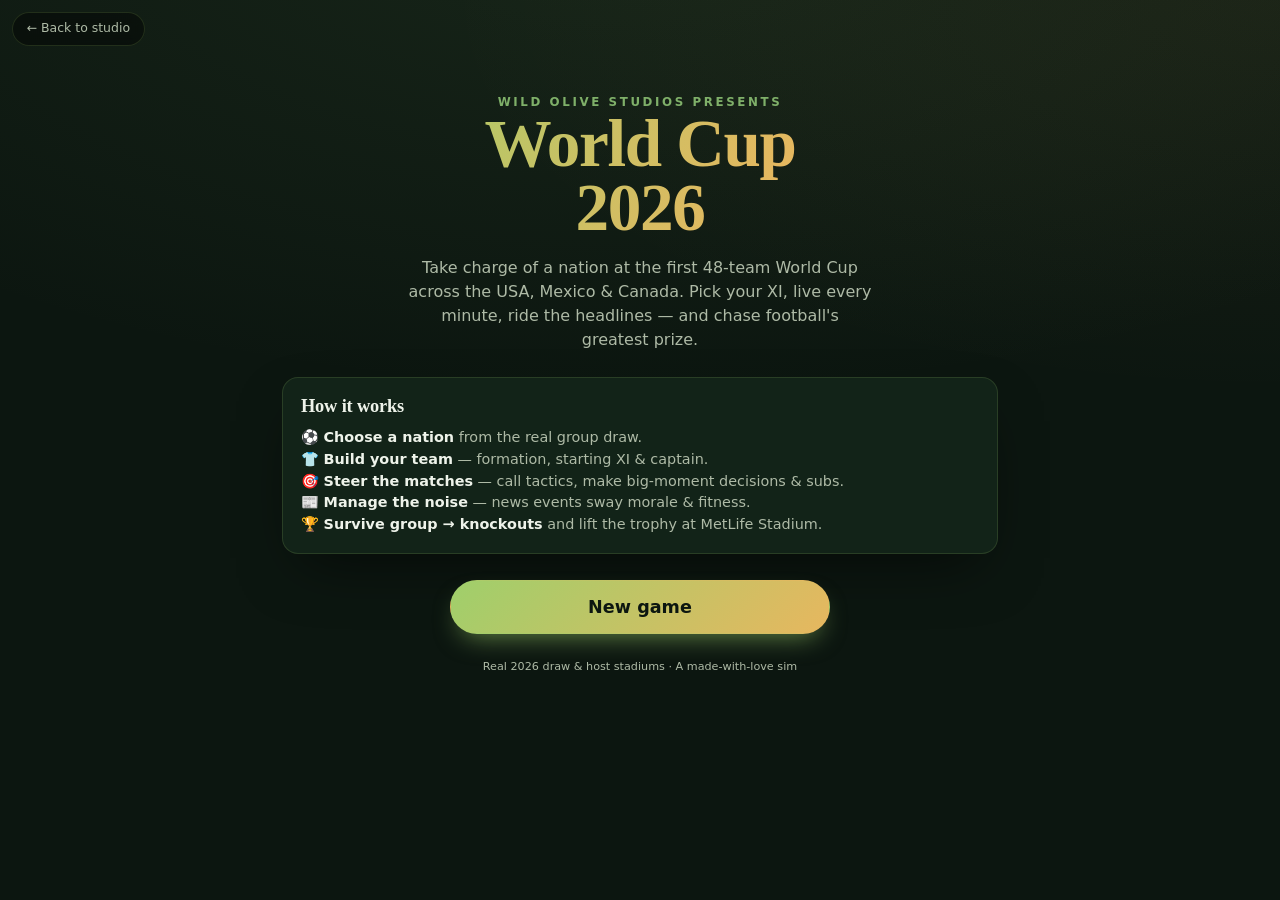
<file: docs/play/world-cup-2026/index.html>
<!DOCTYPE html>
<html lang="en">
<head>
<meta charset="UTF-8" />
<meta name="viewport" content="width=device-width, initial-scale=1.0, viewport-fit=cover" />
<meta http-equiv="Content-Security-Policy" content="default-src 'none'; script-src 'unsafe-inline'; style-src 'unsafe-inline' https://fonts.googleapis.com; font-src https://fonts.gstatic.com; img-src 'self'; base-uri 'none'; form-action 'none'; object-src 'none'" />
<meta name="referrer" content="strict-origin-when-cross-origin" />
<meta name="description" content="World Cup 2026 — a football management sim from Wild Olive Studios. Manage a nation through the real 48-team 2026 World Cup, pick your XI, call the shots in live matches, and chase the trophy." />
<title>World Cup 2026 — Wild Olive Studios</title>
<link rel="icon" type="image/svg+xml" href="../../assets/favicon.svg" />
<link rel="preconnect" href="https://fonts.googleapis.com" />
<link rel="preconnect" href="https://fonts.gstatic.com" crossorigin />
<link href="https://fonts.googleapis.com/css2?family=Fraunces:ital,opsz,wght@0,9..144,400;0,9..144,600;0,9..144,900;1,9..144,600&family=Space+Grotesk:wght@400;500;700&display=swap" rel="stylesheet" />
<style>
  :root{
    --bg:#0c1610; --bg-2:#0f1d14; --panel:#122318; --panel-2:#16291c;
    --ink:#eef3ea; --ink-soft:#aebaa6; --olive:#7fb069; --olive-br:#9fcf6b;
    --gold:#e7b75f; --grass:#2f7a3f; --grass-2:#3a924c;
    --line:rgba(159,207,107,.16); --danger:#e07a5f; --radius:16px;
    --serif:"Fraunces",Georgia,serif; --sans:"Space Grotesk",system-ui,sans-serif;
    --shadow:0 24px 60px -20px rgba(0,0,0,.6);
  }
  *{box-sizing:border-box;margin:0;-webkit-tap-highlight-color:transparent;}
  html,body{min-height:100%;}
  body{
    font-family:var(--sans); color:var(--ink);
    background:
      radial-gradient(140% 90% at 50% -10%, rgba(127,176,105,.10), transparent 60%),
      radial-gradient(120% 80% at 100% 0%, rgba(231,183,95,.06), transparent 55%),
      var(--bg);
    min-height:100dvh; line-height:1.5; padding-bottom:env(safe-area-inset-bottom);
  }
  ::selection{background:rgba(159,207,107,.3);}
  a{color:var(--olive-br);}

  .back{
    position:fixed; top:12px; left:12px; z-index:40; font-size:.78rem; color:var(--ink-soft);
    text-decoration:none; background:rgba(0,0,0,.4); padding:.4rem .85rem; border-radius:999px;
    border:1px solid var(--line); backdrop-filter:blur(6px);
  }
  .back:hover{ color:#fff; border-color:var(--olive); }

  .app{ max-width:760px; margin:0 auto; padding:clamp(.8rem,3vw,1.4rem); }

  /* ---- Top bar ---- */
  .topbar{
    display:flex; align-items:center; gap:.7rem; padding:.7rem .9rem; margin-bottom:1rem;
    background:linear-gradient(180deg,var(--panel),var(--bg-2)); border:1px solid var(--line);
    border-radius:var(--radius); box-shadow:var(--shadow);
  }
  .topbar .flag{ font-size:1.7rem; line-height:1; }
  .topbar__info{ flex:1; min-width:0; }
  .topbar__team{ font-family:var(--serif); font-weight:600; font-size:1.05rem; }
  .topbar__sub{ font-size:.72rem; color:var(--ink-soft); letter-spacing:.04em; }
  .topbar__stage{ text-align:right; }
  .topbar__stage b{ color:var(--gold); font-size:.85rem; display:block; }
  .topbar__stage span{ font-size:.66rem; color:var(--ink-soft); }

  .meters{ display:flex; gap:.5rem; margin:-.4rem 0 1rem; }
  .meter{ flex:1; background:var(--panel); border:1px solid var(--line); border-radius:12px; padding:.5rem .6rem; }
  .meter .lbl{ font-size:.6rem; letter-spacing:.14em; text-transform:uppercase; color:var(--ink-soft); }
  .meter .bar{ height:7px; border-radius:99px; background:rgba(255,255,255,.07); margin-top:.35rem; overflow:hidden; }
  .meter .bar i{ display:block; height:100%; border-radius:99px; transition:width .5s; }
  .meter .bar i.morale{ background:linear-gradient(90deg,var(--gold),var(--olive-br)); }
  .meter .bar i.fit{ background:linear-gradient(90deg,var(--grass-2),var(--olive-br)); }

  h1,h2,h3{ font-family:var(--serif); font-weight:600; letter-spacing:-.01em; line-height:1.1; }
  .display{
    font-weight:900; font-size:clamp(2.4rem,11vw,4.2rem); line-height:.95; letter-spacing:-.02em;
    background:linear-gradient(120deg,var(--olive-br),var(--gold) 70%,#fff);
    -webkit-background-clip:text; background-clip:text; color:transparent;
  }
  .kicker{ color:var(--olive); font-size:.74rem; letter-spacing:.22em; text-transform:uppercase; font-weight:700; }
  .lead{ color:var(--ink-soft); max-width:46ch; }

  .card{ background:var(--panel); border:1px solid var(--line); border-radius:var(--radius); padding:1.1rem 1.1rem; box-shadow:var(--shadow); }
  .card + .card{ margin-top:.9rem; }
  .section-title{ display:flex; align-items:baseline; justify-content:space-between; margin-bottom:.7rem; gap:.6rem; }
  .section-title h3{ font-size:1.15rem; }
  .section-title .hint{ font-size:.7rem; color:var(--ink-soft); }

  /* ---- Buttons ---- */
  .btn{
    display:inline-flex; align-items:center; justify-content:center; gap:.45rem; cursor:pointer;
    border:1px solid transparent; font-family:var(--sans); font-weight:700; font-size:.95rem;
    padding:.8rem 1.4rem; border-radius:999px; color:#0c1610; transition:transform .15s, box-shadow .2s, background .2s;
    background:linear-gradient(135deg,var(--olive-br),var(--gold)); box-shadow:0 12px 26px -10px rgba(159,207,107,.6);
    text-decoration:none;
  }
  .btn:hover{ transform:translateY(-2px); }
  .btn:active{ transform:translateY(0); }
  .btn[disabled]{ opacity:.4; pointer-events:none; }
  .btn--ghost{ background:transparent; color:var(--ink); border-color:var(--line); box-shadow:none; }
  .btn--ghost:hover{ border-color:var(--olive); color:#fff; }
  .btn--block{ width:100%; }
  .btn--lg{ font-size:1.1rem; padding:1rem 1.8rem; }
  .btn--sm{ font-size:.8rem; padding:.5rem .9rem; }
  .btnrow{ display:flex; gap:.6rem; flex-wrap:wrap; }
  .btnrow .btn{ flex:1; }

  /* ---- Group / team grids ---- */
  .groups{ display:grid; grid-template-columns:repeat(auto-fill,minmax(150px,1fr)); gap:.7rem; }
  .group{ background:var(--panel); border:1px solid var(--line); border-radius:12px; padding:.6rem .6rem .4rem; }
  .group h4{ font-family:var(--sans); font-size:.7rem; letter-spacing:.12em; color:var(--gold); text-transform:uppercase; margin-bottom:.4rem; }
  .teamrow{
    display:flex; align-items:center; gap:.5rem; width:100%; text-align:left; cursor:pointer;
    background:transparent; border:1px solid transparent; border-radius:8px; padding:.32rem .4rem; color:var(--ink);
    font-family:var(--sans); font-size:.82rem; transition:background .15s,border-color .15s;
  }
  .teamrow:hover{ background:var(--panel-2); border-color:var(--line); }
  .teamrow.sel{ background:rgba(159,207,107,.14); border-color:var(--olive); }
  .teamrow .flag{ font-size:1.1rem; line-height:1; }
  .teamrow .nm{ flex:1; min-width:0; white-space:nowrap; overflow:hidden; text-overflow:ellipsis; }
  .teamrow .ovr{ font-size:.66rem; color:var(--ink-soft); font-weight:700; }
  .pills{ display:flex; gap:.4rem; flex-wrap:wrap; }
  .pill{ font-size:.66rem; letter-spacing:.08em; text-transform:uppercase; color:var(--ink-soft);
    border:1px solid var(--line); border-radius:99px; padding:.18rem .55rem; }
  .pill.gold{ color:var(--gold); border-color:rgba(231,183,95,.4); }

  /* ---- Squad / pitch ---- */
  .formtabs{ display:flex; gap:.4rem; flex-wrap:wrap; }
  .formtabs button{ flex:1; min-width:64px; background:var(--panel-2); color:var(--ink-soft); border:1px solid var(--line);
    border-radius:10px; padding:.5rem; font-family:var(--sans); font-weight:700; font-size:.82rem; cursor:pointer; }
  .formtabs button.on{ background:rgba(159,207,107,.16); color:#fff; border-color:var(--olive); }
  .pitch{
    position:relative; border-radius:14px; padding:.8rem .5rem; margin-top:.2rem;
    background:
      repeating-linear-gradient(0deg, rgba(255,255,255,.03) 0 24px, transparent 24px 48px),
      linear-gradient(180deg,var(--grass),#235e30);
    border:1px solid rgba(159,207,107,.25);
  }
  .pline{ display:flex; justify-content:center; gap:.5rem; margin:.45rem 0; flex-wrap:wrap; }
  .dot{ width:60px; text-align:center; cursor:pointer; }
  .dot .disc{ width:38px; height:38px; margin:0 auto; border-radius:50%; display:grid; place-items:center;
    background:#0c1610; border:2px solid var(--olive-br); font-weight:700; font-size:.78rem; color:#fff; box-shadow:0 4px 10px rgba(0,0,0,.4); }
  .dot.cap .disc{ border-color:var(--gold); box-shadow:0 0 0 2px rgba(231,183,95,.4); }
  .dot .nm{ font-size:.62rem; margin-top:.2rem; white-space:nowrap; overflow:hidden; text-overflow:ellipsis; }
  .dot .nm b{ color:var(--gold); }

  .roster{ max-height:280px; overflow:auto; margin-top:.4rem; border:1px solid var(--line); border-radius:12px; }
  .prow{ display:flex; align-items:center; gap:.6rem; padding:.5rem .7rem; border-bottom:1px solid var(--line); font-size:.84rem; }
  .prow:last-child{ border-bottom:0; }
  .prow .pos{ width:34px; font-size:.66rem; font-weight:700; color:var(--olive-br); text-align:center; }
  .prow .nm{ flex:1; min-width:0; }
  .prow .nm small{ color:var(--ink-soft); }
  .prow .rt{ font-weight:700; width:30px; text-align:right; }
  .prow .fitbar{ width:46px; height:6px; border-radius:99px; background:rgba(255,255,255,.08); overflow:hidden; }
  .prow .fitbar i{ display:block; height:100%; }
  .prow.starter{ background:rgba(159,207,107,.08); }
  .prow .tag{ font-size:.6rem; color:var(--gold); }

  /* ---- Match ---- */
  .scoreboard{
    display:grid; grid-template-columns:1fr auto 1fr; align-items:center; gap:.6rem;
    background:linear-gradient(180deg,var(--panel),var(--bg-2)); border:1px solid var(--line);
    border-radius:14px; padding:.9rem; text-align:center;
  }
  .scoreboard .side{ display:flex; flex-direction:column; align-items:center; gap:.2rem; }
  .scoreboard .side .flag{ font-size:2rem; }
  .scoreboard .side .nm{ font-size:.78rem; font-weight:700; }
  .scoreboard .mid{ font-family:var(--serif); font-weight:900; font-size:2.4rem; min-width:120px; }
  .scoreboard .clock{ font-size:.78rem; color:var(--gold); letter-spacing:.06em; font-weight:700; }
  .venue{ text-align:center; font-size:.7rem; color:var(--ink-soft); margin:.5rem 0; }
  .commentary{ margin-top:.7rem; height:190px; overflow:auto; display:flex; flex-direction:column; gap:.35rem; padding-right:.2rem; }
  .cmt{ font-size:.82rem; padding:.45rem .6rem; border-radius:9px; background:var(--panel); border:1px solid var(--line); animation:fadein .3s ease; }
  .cmt.goal{ border-color:var(--gold); background:rgba(231,183,95,.12); font-weight:700; }
  .cmt.goal.them{ border-color:var(--danger); background:rgba(224,122,95,.12); }
  .cmt.key{ border-color:var(--olive); }
  .cmt .min{ color:var(--olive-br); font-weight:700; margin-right:.4rem; }
  @keyframes fadein{ from{opacity:0; transform:translateY(6px);} to{opacity:1;transform:none;} }

  .decision{ margin-top:.7rem; border:1px solid var(--gold); border-radius:12px; padding:.8rem; background:rgba(231,183,95,.08); }
  .decision p{ font-size:.9rem; margin-bottom:.6rem; }
  .decision .opts{ display:flex; gap:.5rem; flex-wrap:wrap; }
  .decision .opts .btn{ flex:1; min-width:110px; }

  /* ---- Bracket / table ---- */
  table.tbl{ width:100%; border-collapse:collapse; font-size:.82rem; }
  table.tbl th{ text-align:left; font-size:.62rem; letter-spacing:.1em; text-transform:uppercase; color:var(--ink-soft); padding:.3rem .4rem; border-bottom:1px solid var(--line); }
  table.tbl td{ padding:.4rem .4rem; border-bottom:1px solid rgba(159,207,107,.08); }
  table.tbl td.n{ text-align:center; width:26px; color:var(--ink-soft); }
  table.tbl tr.me td{ background:rgba(159,207,107,.12); }
  table.tbl tr.me td:first-child{ border-left:2px solid var(--olive); }
  table.tbl .flag{ margin-right:.35rem; }

  .news{ border-left:3px solid var(--gold); }
  .news .src{ font-size:.64rem; letter-spacing:.16em; text-transform:uppercase; color:var(--gold); font-weight:700; }
  .news h3{ margin:.25rem 0 .5rem; font-size:1.25rem; }
  .news p{ color:var(--ink-soft); font-size:.92rem; }
  .effect{ display:inline-flex; align-items:center; gap:.3rem; font-size:.74rem; font-weight:700; margin-top:.6rem; padding:.3rem .6rem; border-radius:99px; }
  .effect.up{ color:var(--olive-br); background:rgba(159,207,107,.12); }
  .effect.down{ color:var(--danger); background:rgba(224,122,95,.12); }

  .center{ text-align:center; }
  .mt{ margin-top:1rem; } .mt2{ margin-top:1.6rem; }
  .muted{ color:var(--ink-soft); }
  .hidden{ display:none !important; }
  .trophy{ font-size:4.5rem; filter:drop-shadow(0 8px 24px rgba(231,183,95,.5)); animation:bob 2.4s ease-in-out infinite; }
  @keyframes bob{ 0%,100%{transform:translateY(0) rotate(-3deg);} 50%{transform:translateY(-10px) rotate(3deg);} }
  .pens{ display:flex; gap:.4rem; justify-content:center; margin:.5rem 0; flex-wrap:wrap; }
  .pen{ width:18px; height:18px; border-radius:50%; border:2px solid var(--line); }
  .pen.scored{ background:var(--olive-br); border-color:var(--olive-br); }
  .pen.miss{ background:var(--danger); border-color:var(--danger); }

  @media (prefers-reduced-motion: reduce){ *{animation:none !important; transition:none !important;} }
  @media (max-width:480px){ .scoreboard .mid{ font-size:2rem; min-width:96px; } .dot{ width:50px; } }
</style>
</head>
<body>
<a class="back" href="../../index.html#games">← Back to studio</a>
<div class="app" id="app"></div>

<script>
"use strict";
(function(){
  // ============================================================
  //  WORLD CUP 2026 — management sim · Wild Olive Studios
  //  Real 2026 draw (Groups A–L), real host stadiums.
  // ============================================================
  const SAVE_KEY = "wos_wc2026_v1";

  // ---- Real 2026 World Cup draw (48 teams) ----
  // ovr = overall strength rating used by the sim.
  const TEAMS = [
    // Group A
    {n:"Mexico",f:"🇲🇽",g:"A",ovr:81}, {n:"South Korea",f:"🇰🇷",g:"A",ovr:76}, {n:"South Africa",f:"🇿🇦",g:"A",ovr:70}, {n:"Czechia",f:"🇨🇿",g:"A",ovr:74},
    // Group B
    {n:"Canada",f:"🇨🇦",g:"B",ovr:75}, {n:"Switzerland",f:"🇨🇭",g:"B",ovr:80}, {n:"Qatar",f:"🇶🇦",g:"B",ovr:69}, {n:"Bosnia & H.",f:"🇧🇦",g:"B",ovr:72},
    // Group C
    {n:"Brazil",f:"🇧🇷",g:"C",ovr:90}, {n:"Morocco",f:"🇲🇦",g:"C",ovr:83}, {n:"Haiti",f:"🇭🇹",g:"C",ovr:66}, {n:"Scotland",f:"🏴󠁧󠁢󠁳󠁣󠁴󠁿",g:"C",ovr:75},
    // Group D
    {n:"United States",f:"🇺🇸",g:"D",ovr:79}, {n:"Paraguay",f:"🇵🇾",g:"D",ovr:74}, {n:"Australia",f:"🇦🇺",g:"D",ovr:75}, {n:"Türkiye",f:"🇹🇷",g:"D",ovr:79},
    // Group E
    {n:"Germany",f:"🇩🇪",g:"E",ovr:88}, {n:"Côte d'Ivoire",f:"🇨🇮",g:"E",ovr:76}, {n:"Curaçao",f:"🇨🇼",g:"E",ovr:64}, {n:"Ecuador",f:"🇪🇨",g:"E",ovr:78},
    // Group F
    {n:"Netherlands",f:"🇳🇱",g:"F",ovr:87}, {n:"Tunisia",f:"🇹🇳",g:"F",ovr:71}, {n:"Japan",f:"🇯🇵",g:"F",ovr:81}, {n:"Italy",f:"🇮🇹",g:"F",ovr:84},
    // Group G
    {n:"Belgium",f:"🇧🇪",g:"G",ovr:84}, {n:"Egypt",f:"🇪🇬",g:"G",ovr:76}, {n:"Iran",f:"🇮🇷",g:"G",ovr:75}, {n:"New Zealand",f:"🇳🇿",g:"G",ovr:66},
    // Group H
    {n:"Spain",f:"🇪🇸",g:"H",ovr:91}, {n:"Saudi Arabia",f:"🇸🇦",g:"H",ovr:69}, {n:"Uruguay",f:"🇺🇾",g:"H",ovr:83}, {n:"Cabo Verde",f:"🇨🇻",g:"H",ovr:67},
    // Group I
    {n:"France",f:"🇫🇷",g:"I",ovr:90}, {n:"Senegal",f:"🇸🇳",g:"I",ovr:81}, {n:"Iraq",f:"🇮🇶",g:"I",ovr:68}, {n:"Norway",f:"🇳🇴",g:"I",ovr:80},
    // Group J
    {n:"Argentina",f:"🇦🇷",g:"J",ovr:90}, {n:"Algeria",f:"🇩🇿",g:"J",ovr:76}, {n:"Austria",f:"🇦🇹",g:"J",ovr:79}, {n:"Jordan",f:"🇯🇴",g:"J",ovr:67},
    // Group K
    {n:"Portugal",f:"🇵🇹",g:"K",ovr:88}, {n:"DR Congo",f:"🇨🇩",g:"K",ovr:75}, {n:"Uzbekistan",f:"🇺🇿",g:"K",ovr:72}, {n:"Colombia",f:"🇨🇴",g:"K",ovr:83},
    // Group L
    {n:"England",f:"🏴󠁧󠁢󠁥󠁮󠁧󠁿",g:"L",ovr:88}, {n:"Croatia",f:"🇭🇷",g:"L",ovr:82}, {n:"Ghana",f:"🇬🇭",g:"L",ovr:75}, {n:"Panama",f:"🇵🇦",g:"L",ovr:70},
  ];
  const GROUPS = "ABCDEFGHIJKL".split("");

  // ---- Host venues (real 2026 stadiums) ----
  const VENUES = {
    azteca:{s:"Estadio Banorte (Azteca)", c:"Mexico City"},
    akron:{s:"Estadio Akron", c:"Guadalajara"},
    bbva:{s:"Estadio BBVA", c:"Monterrey"},
    bmo:{s:"BMO Field", c:"Toronto"},
    bcplace:{s:"BC Place", c:"Vancouver"},
    metlife:{s:"MetLife Stadium", c:"New York / New Jersey"},
    att:{s:"AT&T Stadium", c:"Dallas"},
    mbz:{s:"Mercedes-Benz Stadium", c:"Atlanta"},
    sofi:{s:"SoFi Stadium", c:"Los Angeles"},
    levis:{s:"Levi's Stadium", c:"San Francisco Bay"},
    lumen:{s:"Lumen Field", c:"Seattle"},
    nrg:{s:"NRG Stadium", c:"Houston"},
    gillette:{s:"Gillette Stadium", c:"Boston"},
    linc:{s:"Lincoln Financial Field", c:"Philadelphia"},
    arrow:{s:"Arrowhead Stadium", c:"Kansas City"},
    hardrock:{s:"Hard Rock Stadium", c:"Miami"},
  };
  const VKEYS = Object.keys(VENUES);

  // Knockout round metadata: label + how many of the 32 enter.
  const KO_ROUNDS = [
    {key:"R32", label:"Round of 32", short:"R32"},
    {key:"R16", label:"Round of 16", short:"R16"},
    {key:"QF",  label:"Quarter-final", short:"QF"},
    {key:"SF",  label:"Semi-final", short:"SF", venue:["att","mbz"]},
    {key:"FIN", label:"Final", short:"Final", venue:["metlife"]},
  ];

  // ---- Formations: counts per line ----
  const FORMATIONS = {
    "4-3-3":{DEF:4,MID:3,FWD:3},
    "4-4-2":{DEF:4,MID:4,FWD:2},
    "3-5-2":{DEF:3,MID:5,FWD:2},
    "5-3-2":{DEF:5,MID:3,FWD:2},
  };

  const TACTICS = {
    Attacking:{att:+7,def:-5,fatigue:1.25, desc:"Throw bodies forward. More chances — but exposed at the back."},
    Balanced:{att:0,def:0,fatigue:1.0, desc:"Keep your shape. No major risks."},
    Defensive:{att:-6,def:+7,fatigue:0.85, desc:"Sit deep, soak pressure, hit on the break."},
  };

  // ---- Name pools for procedural squads ----
  const FIRST = ["Leo","Marc","Diego","Kai","Luca","Noah","Adam","Omar","Yusuf","Ivan","Mateo","Hugo","Felix","Theo","Aaron","Nico","Samir","Bruno","Dani","Eric","Jude","Cole","Reece","Aziz","Tomas","Pavel","Karim","Ali","Sven","Lars","Joel","Dario","Milan","Ruben","Saul","Tariq","Kenji","Hiro","Min","Jun","Pedro","Rafa","Mauro","Ezra","Andre","Pau","Vince","Said","Bilal","Emre"];
  const LAST = ["Silva","Costa","Mendez","Roca","Vargas","Haaland","Mbeki","Okafor","Tanaka","Kim","Novak","Petrov","Bauer","Vogel","Rossi","Conti","Dubois","Laurent","Moreau","Ferreira","Santos","Bauer","Nguyen","Park","Ahmadi","Hassan","Toure","Diop","Larsson","Eriksen","Wright","Bell","Hughes","Reid","Cruz","Soto","Reyes","Yilmaz","Demir","Kovac","Horvat","Ali","Owusu","Mensah","Becker","Schmidt","Romero","Aguero","Kaur","Singh"];

  // ============================================================
  //  STATE
  // ============================================================
  let S = null; // game state
  let app = document.getElementById("app");
  let rng = Math.random;

  function freshState(){
    return {
      teamName:null,            // managed nation
      squad:[],                 // 23 players
      formation:"4-3-3",
      xi:[],                    // array of 11 player ids
      captain:null,             // player id
      tactic:"Balanced",
      morale:72,
      stage:"group",            // group | ko
      groupResults:{},          // group letter -> table built after sim
      groupFixtureIdx:0,        // 0..2 played
      myGroupTable:null,
      koRound:0,                // index into KO_ROUNDS
      koPool:[],                // names still alive (excl. me)
      history:[],               // {label, opp, oppFlag, gf, ga, pens}
      seenNews:[],              // ids used
      pendingNews:null,
      finished:false, champion:false,
    };
  }

  function myTeam(){ return TEAMS.find(t=>t.n===S.teamName); }

  // ============================================================
  //  SQUAD GENERATION
  // ============================================================
  function genSquad(ovr){
    const players = [];
    let id=0;
    const used = new Set();
    function name(){
      let nm;
      do{ nm = pick(FIRST)[0]+". "+pick(LAST); }while(used.has(nm) && used.size<400);
      used.add(nm); return nm;
    }
    function make(pos, base, spread, count){
      for(let i=0;i<count;i++){
        const r = clamp(Math.round(base + (rng()*2-1)*spread + (i===0?3:0)), 55, 99);
        players.push({id:id++, name:name(), pos, ovr:r, fit:100, injured:false, suspended:false});
      }
    }
    make("GK",  ovr-1, 3, 3);
    make("DEF", ovr-1, 5, 7);
    make("MID", ovr,   5, 7);
    make("FWD", ovr+1, 5, 6);
    // sort within position by ovr desc
    players.sort((a,b)=> b.ovr-a.ovr);
    return players;
  }

  function p(id){ return S.squad.find(x=>x.id===id); }

  // Auto-pick best available XI for current formation
  function autoPickXI(){
    const need = FORMATIONS[S.formation];
    const avail = S.squad.filter(x=>!x.injured && !x.suspended);
    const byPos = pos => avail.filter(x=>x.pos===pos).sort((a,b)=> rankScore(b)-rankScore(a));
    const xi=[];
    xi.push(byPos("GK")[0]);
    byPos("DEF").slice(0,need.DEF).forEach(x=>xi.push(x));
    byPos("MID").slice(0,need.MID).forEach(x=>xi.push(x));
    byPos("FWD").slice(0,need.FWD).forEach(x=>xi.push(x));
    S.xi = xi.filter(Boolean).map(x=>x.id);
    if(!S.captain || !S.xi.includes(S.captain)){
      // captain = highest rated outfielder
      const cands = S.xi.map(p).filter(x=>x.pos!=="GK").sort((a,b)=>b.ovr-a.ovr);
      S.captain = (cands[0]||p(S.xi[0])).id;
    }
  }
  function rankScore(pl){ return pl.ovr + pl.fit*0.08; } // tired players drop in auto-pick

  function xiByPos(posList){ return S.xi.map(p).filter(x=>posList.includes(x.pos)); }

  // Effective match rating of a player (ovr modified by fitness)
  function eff(pl){ return pl.ovr * (0.7 + 0.3*(pl.fit/100)); }

  // Compute team attack & defense numbers from the selected XI + tactic + morale
  function computeStrength(){
    const gk = xiByPos(["GK"]);
    const def = xiByPos(["DEF"]);
    const mid = xiByPos(["MID"]);
    const fwd = xiByPos(["FWD"]);
    const mean = arr => arr.length? arr.reduce((s,x)=>s+eff(x),0)/arr.length : 60;
    // attack leans on forwards + midfield + a sliver of width from defenders
    let attack = mean(fwd)*0.55 + mean(mid)*0.35 + mean(def)*0.10;
    // more forwards on the pitch = a touch more threat
    attack += (fwd.length-2)*1.6;
    let defense = mean(def)*0.55 + mean(mid)*0.30 + mean(gk)*0.15;
    defense += (def.length-4)*1.4;
    const t = TACTICS[S.tactic];
    attack += t.att; defense += t.def;
    const moraleAdj = (S.morale-70)*0.12;
    attack += moraleAdj; defense += moraleAdj;
    return {attack, defense, gk:mean(gk)};
  }

  // Strength for AI nations (no squad detail)
  function aiStrength(team){
    const base = team.ovr;
    return {attack:base, defense:base, gk:base-2};
  }

  // ============================================================
  //  HELPERS
  // ============================================================
  function pick(a){ return a[Math.floor(rng()*a.length)]; }
  function clamp(v,a,b){ return Math.max(a,Math.min(b,v)); }
  function shuffle(a){ a=a.slice(); for(let i=a.length-1;i>0;i--){ const j=Math.floor(rng()*(i+1)); [a[i],a[j]]=[a[j],a[i]]; } return a; }
  function teamByName(n){ return TEAMS.find(t=>t.n===n); }
  function flagOf(n){ const t=teamByName(n); return t?t.f:"🏳️"; }
  function esc(s){ return String(s).replace(/[&<>"]/g,c=>({"&":"&amp;","<":"&lt;",">":"&gt;","\"":"&quot;"}[c])); }

  // ============================================================
  //  SAVE / LOAD
  // ============================================================
  function save(){ try{ localStorage.setItem(SAVE_KEY, JSON.stringify(S)); }catch(e){} }
  function load(){ try{ const r=localStorage.getItem(SAVE_KEY); return r?JSON.parse(r):null; }catch(e){ return null; } }
  function wipe(){ try{ localStorage.removeItem(SAVE_KEY); }catch(e){} }

  // ============================================================
  //  GROUP SIMULATION
  // ============================================================
  // Simulate a single match between two strength objects -> {hg, ag}
  function simGoals(sa, sb){
    // expected goals from attack vs opponent defense
    const xgA = clamp(0.9 + (sa.attack - sb.defense)*0.045, 0.15, 4.2);
    const xgB = clamp(0.9 + (sb.attack - sa.defense)*0.045, 0.15, 4.2);
    return { hg: poisson(xgA), ag: poisson(xgB) };
  }
  function poisson(lambda){
    let L=Math.exp(-lambda), k=0, prod=1;
    do{ k++; prod*=rng(); }while(prod>L);
    return k-1;
  }

  // Build round-robin results for one group (excluding the player's own match
  // results, which come from real played matches). We sim ALL non-player matches.
  function simGroup(letter, played){
    const teams = TEAMS.filter(t=>t.g===letter);
    const table = {};
    teams.forEach(t=> table[t.n]={n:t.n,f:t.f,pld:0,w:0,d:0,l:0,gf:0,ga:0,pts:0});
    const pairs=[];
    for(let i=0;i<teams.length;i++) for(let j=i+1;j<teams.length;j++) pairs.push([teams[i],teams[j]]);
    pairs.forEach(([a,b])=>{
      let hg,ag;
      const key = a.n+"|"+b.n, rkey=b.n+"|"+a.n;
      if(played && (played[key]||played[rkey])){
        const r = played[key]||(()=>{const x=played[rkey];return {hg:x.ag,ag:x.hg};})();
        hg=r.hg; ag=r.ag;
      } else {
        const r=simGoals(aiStrength(a),aiStrength(b)); hg=r.hg; ag=r.ag;
      }
      record(table[a.n],hg,ag); record(table[b.n],ag,hg);
    });
    return rankTable(Object.values(table));
  }
  function record(row,gf,ga){ row.pld++; row.gf+=gf; row.ga+=ga; if(gf>ga){row.w++;row.pts+=3;} else if(gf===ga){row.d++;row.pts++;} else row.l++; }
  function rankTable(rows){
    rows.sort((a,b)=> b.pts-a.pts || (b.gf-b.ga)-(a.gf-a.ga) || b.gf-a.gf || (rng()-0.5));
    rows.forEach((r,i)=> r.rank=i+1);
    return rows;
  }

  // ============================================================
  //  NEWS EVENTS
  // ============================================================
  const NEWS = [
    {id:"injury", src:"Medical Room", t:"Knock in training",
     body:n=>`Your defender ${star("DEF")} limps out of the final session. The physios aren't sure he'll be right.`,
     choices:[
       {label:"Rest him (safe)", apply:()=>{ benchInjure("DEF",false); return fx(-0,"Squad rotated",true); }},
       {label:"Risk him", apply:()=>{ const ok=rng()<0.5; if(!ok){benchInjure("DEF",true); return fx(-8,"Aggravated injury — out!",false);} return fx(+3,"He's fine — crisis averted",true); }},
     ]},
    {id:"presser", src:"Press Conference", t:"The media want answers",
     body:()=>`A pack of reporters corner you about the pressure of the tournament. Your words will travel back to the dressing room.`,
     choices:[
       {label:"Big up the players", apply:()=>fx(+6,"Squad morale lifted",true)},
       {label:"Demand more", apply:()=>{ const ok=rng()<0.5; return ok?fx(+4,"They responded well",true):fx(-6,"It rattled them",false); }},
     ]},
    {id:"fans", src:"Fan Zone", t:"A sea of colour",
     body:()=>`Thousands of travelling supporters have packed the fan festival, singing your nation's anthem long into the night.`,
     auto:()=>fx(+5,"The players feel the love",true)},
    {id:"sponsor", src:"Commercial", t:"Sponsor obligations",
     body:()=>`A sponsor wants the squad for a full day of filming. It pays the federation handsomely but eats into recovery time.`,
     choices:[
       {label:"Do the shoot", apply:()=>{ fatigueAll(8); return fx(0,"Legs a little heavier",false); }},
       {label:"Politely decline", apply:()=>fx(-3,"Federation grumbles",false)},
     ]},
    {id:"rumour", src:"Transfer Desk", t:"Club circling your star",
     body:n=>`A European giant is reportedly preparing a record bid for ${star("FWD")}. The whispers are everywhere.`,
     choices:[
       {label:"Shield him from it", apply:()=>fx(+4,"Focus restored",true)},
       {label:"Let him hear it", apply:()=>{ return rng()<0.5?fx(+5,"Motivated to impress",true):fx(-5,"Distracted",false); }},
     ]},
    {id:"weather", src:"Pitchside", t:"Heat warning",
     body:()=>`A brutal heatwave is forecast for the next fixture. Hydration breaks will be mandatory.`,
     auto:()=>{ fatigueAll(6); return fx(0,"Conditions will sap the legs",false); }},
    {id:"unity", src:"Dressing Room", t:"Players-only meeting",
     body:()=>`The senior players call a meeting behind closed doors. Whatever was said, the mood shifts.`,
     auto:()=>fx(+7,"A tighter, hungrier group",true)},
    {id:"legend", src:"Legacy", t:"A legend visits camp",
     body:()=>`A World Cup-winning hero of yesteryear drops by to share the trophy and a few war stories with the squad.`,
     auto:()=>fx(+6,"Inspired",true)},
    {id:"recover", src:"Medical Room", t:"Recovery week",
     body:()=>`Sports science report glowing numbers — ice baths, sleep pods and careful loading have the squad fresh.`,
     auto:()=>{ fatigueAll(-14); return fx(+2,"Legs feel springy",true); }},
    {id:"red", src:"Discipline", t:"Touchline flashpoint",
     body:()=>`A scuffle in the tunnel after the last match has the disciplinary panel reviewing footage of your players.`,
     choices:[
       {label:"Defend them publicly", apply:()=>fx(+4,"United front",true)},
       {label:"Apologise & move on", apply:()=>fx(-2,"Heads down, refocus",false)},
     ]},
  ];
  function star(pos){
    const list=S.squad.filter(x=>x.pos===pos&&!x.injured).sort((a,b)=>b.ovr-a.ovr);
    return list.length? esc(list[0].name) : "a key man";
  }
  function fx(moraleDelta, text, up){ S.morale=clamp(S.morale+moraleDelta,15,100); return {text, up, delta:moraleDelta}; }
  function fatigueAll(amount){ S.squad.forEach(pl=>{ pl.fit=clamp(pl.fit-amount,20,100); }); }
  function benchInjure(pos, doIt){
    if(!doIt) return;
    const list=S.squad.filter(x=>x.pos===pos&&!x.injured).sort((a,b)=>b.ovr-a.ovr);
    if(list[0]){ list[0].injured=true; }
    autoPickXI();
  }
  function drawNews(){
    const fresh = NEWS.filter(e=>!S.seenNews.includes(e.id));
    const poolN = fresh.length? fresh : NEWS;
    const ev = pick(poolN);
    S.seenNews.push(ev.id);
    return ev;
  }

  // recover players a little between rounds
  function recoverBetweenMatches(){
    S.squad.forEach(pl=>{ pl.fit = clamp(pl.fit + 30, 20, 100); });
  }

  // ============================================================
  //  ROUTER / RENDER
  // ============================================================
  function render(html){ app.innerHTML = html; window.scrollTo(0,0); }

  function topbar(){
    const t=myTeam();
    let stage, sub;
    if(S.stage==="group"){ stage="Group "+t.g; sub=`Match ${Math.min(S.groupFixtureIdx+1,3)} of 3`; }
    else { stage=KO_ROUNDS[S.koRound]? KO_ROUNDS[S.koRound].label : "Knockouts"; sub="Win or go home"; }
    return `
      <div class="topbar">
        <span class="flag">${t.f}</span>
        <div class="topbar__info">
          <div class="topbar__team">${esc(t.n)}</div>
          <div class="topbar__sub">${S.formation} · ${S.tactic}</div>
        </div>
        <div class="topbar__stage"><b>${stage}</b><span>${sub}</span></div>
      </div>
      <div class="meters">
        <div class="meter"><div class="lbl">Team morale</div><div class="bar"><i class="morale" style="width:${S.morale}%"></i></div></div>
        <div class="meter"><div class="lbl">Squad freshness</div><div class="bar"><i class="fit" style="width:${avgFit()}%"></i></div></div>
      </div>`;
  }
  function avgFit(){ const x=S.xi.map(p); return Math.round(x.reduce((s,pl)=>s+pl.fit,0)/(x.length||1)); }

  // ---------- Screen: Title ----------
  function screenTitle(){
    const saved = load();
    render(`
      <div class="center" style="padding-top:8vh">
        <p class="kicker">Wild Olive Studios presents</p>
        <h1 class="display">World Cup<br>2026</h1>
        <p class="lead center" style="margin:1rem auto 0">
          Take charge of a nation at the first 48-team World Cup across the USA,
          Mexico &amp; Canada. Pick your XI, live every minute, ride the headlines —
          and chase football's greatest prize.
        </p>
        <div class="card mt2" style="text-align:left">
          <div class="section-title"><h3>How it works</h3></div>
          <p class="muted" style="font-size:.9rem">
            ⚽ <b style="color:var(--ink)">Choose a nation</b> from the real group draw.<br>
            👕 <b style="color:var(--ink)">Build your team</b> — formation, starting XI &amp; captain.<br>
            🎯 <b style="color:var(--ink)">Steer the matches</b> — call tactics, make big-moment decisions &amp; subs.<br>
            📰 <b style="color:var(--ink)">Manage the noise</b> — news events sway morale &amp; fitness.<br>
            🏆 <b style="color:var(--ink)">Survive group → knockouts</b> and lift the trophy at MetLife Stadium.
          </p>
        </div>
        <div class="mt2 btnrow" style="max-width:380px;margin:1.6rem auto 0">
          ${saved && !saved.finished ? `<button class="btn btn--lg" id="cont">Continue${saved.teamName?` · ${esc(saved.teamName)}`:""}</button>`:""}
          <button class="btn ${saved && !saved.finished?'btn--ghost':'btn--lg'}" id="new">New game</button>
        </div>
        <p class="muted center mt2" style="font-size:.7rem">Real 2026 draw &amp; host stadiums · A made-with-love sim</p>
      </div>
    `);
    const c=document.getElementById("cont"); if(c) c.onclick=()=>{ S=saved; routeResume(); };
    document.getElementById("new").onclick=()=>{ wipe(); S=freshState(); screenSelect(); };
  }

  function routeResume(){
    if(S.pendingNews){ screenNews(); return; }
    if(S.stage==="group") screenHub();
    else screenHub();
  }

  // ---------- Screen: Select nation ----------
  function screenSelect(){
    let sel = S.teamName;
    const groupsHtml = GROUPS.map(g=>{
      const rows = TEAMS.filter(t=>t.g===g).map(t=>`
        <button class="teamrow" data-n="${esc(t.n)}">
          <span class="flag">${t.f}</span>
          <span class="nm">${esc(t.n)}</span>
          <span class="ovr">${t.ovr}</span>
        </button>`).join("");
      return `<div class="group"><h4>Group ${g}</h4>${rows}</div>`;
    }).join("");
    render(`
      <div class="center mt"><p class="kicker">Step 1 of 2</p><h1 style="font-size:2rem">Pick your nation</h1>
      <p class="muted" style="font-size:.85rem">All 48 teams from the real 2026 draw. Higher rating = stronger squad — pick a giant for a smoother ride, or a minnow for glory.</p></div>
      <div class="card mt"><div class="groups">${groupsHtml}</div></div>
      <div class="mt center"><button class="btn btn--lg" id="go" disabled>Choose a team to continue</button></div>
    `);
    const go=document.getElementById("go");
    app.querySelectorAll(".teamrow").forEach(b=>{
      b.onclick=()=>{
        app.querySelectorAll(".teamrow").forEach(x=>x.classList.remove("sel"));
        b.classList.add("sel"); sel=b.dataset.n;
        const t=teamByName(sel);
        go.disabled=false; go.textContent=`Manage ${sel} ${t.f}`;
      };
    });
    go.onclick=()=>{
      if(!sel) return;
      S.teamName=sel;
      S.squad=genSquad(teamByName(sel).ovr);
      autoPickXI();
      screenSquad(true);
    };
  }

  // ---------- Screen: Squad / tactics ----------
  function screenSquad(firstTime){
    const need=FORMATIONS[S.formation];
    // Pitch lines (top = FWD)
    const lineHtml = (posList)=> `<div class="pline">${
      S.xi.map(p).filter(x=>posList.includes(x.pos)).map(pl=>dotHtml(pl)).join("")
    }</div>`;
    const pitch = `
      <div class="pitch">
        ${lineHtml(["FWD"])}
        ${lineHtml(["MID"])}
        ${lineHtml(["DEF"])}
        ${lineHtml(["GK"])}
      </div>`;

    const formTabs = Object.keys(FORMATIONS).map(f=>`<button data-f="${f}" class="${f===S.formation?'on':''}">${f}</button>`).join("");
    const tacTabs = Object.keys(TACTICS).map(t=>`<button data-t="${t}" class="${t===S.tactic?'on':''}">${t}</button>`).join("");

    // roster grouped
    const rosterHtml = ["GK","DEF","MID","FWD"].map(pos=>{
      return S.squad.filter(x=>x.pos===pos).map(pl=>{
        const starter=S.xi.includes(pl.id);
        const isCap=S.captain===pl.id;
        const fitColor = pl.fit>66?"var(--olive-br)":pl.fit>40?"var(--gold)":"var(--danger)";
        const tag = pl.injured?`<span class="tag" style="color:var(--danger)">✚ injured</span>`:isCap?`<span class="tag">©</span>`:starter?`<span class="tag">XI</span>`:"";
        return `<div class="prow ${starter?'starter':''}" data-id="${pl.id}">
          <span class="pos">${pl.pos}</span>
          <span class="nm">${esc(pl.name)} <small>${tag}</small></span>
          <span class="fitbar"><i style="width:${pl.fit}%;background:${fitColor}"></i></span>
          <span class="rt">${pl.ovr}</span>
        </div>`;
      }).join("");
    }).join("");

    const str=computeStrength();
    render(`${topbar()}
      <div class="card">
        <div class="section-title"><h3>${firstTime?"Build your team":"Team sheet"}</h3><span class="hint">Tap a player to swap into XI</span></div>
        <div class="formtabs">${formTabs}</div>
        ${pitch}
        <div style="display:flex;gap:.5rem;margin-top:.7rem;font-size:.74rem" class="muted">
          <span class="pill gold">ATT ${Math.round(str.attack)}</span>
          <span class="pill">DEF ${Math.round(str.defense)}</span>
          <span class="pill">© tap a starter to set captain</span>
        </div>
      </div>
      <div class="card">
        <div class="section-title"><h3>Tactics</h3><span class="hint">${TACTICS[S.tactic].desc}</span></div>
        <div class="formtabs">${tacTabs}</div>
      </div>
      <div class="card">
        <div class="section-title"><h3>Full squad (23)</h3><span class="hint">freshness · rating</span></div>
        <div class="roster">${rosterHtml}</div>
      </div>
      <div class="mt center"><button class="btn btn--lg" id="confirm">${firstTime?"Head to the tournament →":"Save & go to hub →"}</button></div>
    `);

    app.querySelectorAll(".formtabs button[data-f]").forEach(b=> b.onclick=()=>{ S.formation=b.dataset.f; autoPickXI(); screenSquad(firstTime); });
    app.querySelectorAll(".formtabs button[data-t]").forEach(b=> b.onclick=()=>{ S.tactic=b.dataset.t; screenSquad(firstTime); });
    app.querySelectorAll(".prow").forEach(r=> r.onclick=()=> toggleStarter(parseInt(r.dataset.id,10), firstTime));
    app.querySelectorAll(".dot").forEach(d=> d.onclick=()=>{ const id=parseInt(d.dataset.id,10); if(p(id).pos!=="GK"||true){ S.captain=id; screenSquad(firstTime);} });

    document.getElementById("confirm").onclick=()=>{ save(); screenHub(); };
  }

  function dotHtml(pl){
    const cap = S.captain===pl.id;
    const short = pl.name.split(" ").slice(-1)[0];
    return `<div class="dot ${cap?'cap':''}" data-id="${pl.id}">
      <div class="disc">${pl.ovr}</div>
      <div class="nm">${cap?'<b>© </b>':''}${esc(short)}</div>
    </div>`;
  }

  function toggleStarter(id, firstTime){
    const pl=p(id);
    if(pl.injured) return;
    const need=FORMATIONS[S.formation];
    if(S.xi.includes(id)){
      // can't drop if it breaks minimum shape for that position
      const sameStarters=S.xi.map(p).filter(x=>x.pos===pl.pos);
      const minNeed = pl.pos==="GK"?1:need[pl.pos];
      if(sameStarters.length<=minNeed){ flashHint("You need a replacement in that position first."); return; }
      S.xi=S.xi.filter(x=>x!==id);
      if(S.captain===id) S.captain=S.xi.find(x=>p(x).pos!=="GK")||S.xi[0];
    } else {
      // bring in: bench the weakest starter of same position
      const sameStarters=S.xi.map(p).filter(x=>x.pos===pl.pos).sort((a,b)=>eff(a)-eff(b));
      if(pl.pos==="GK"){ S.xi=S.xi.filter(x=>p(x).pos!=="GK"); S.xi.push(id); }
      else {
        const cap = need[pl.pos];
        if(sameStarters.length>=cap){ S.xi=S.xi.filter(x=>x!==sameStarters[0].id); }
        S.xi.push(id);
      }
    }
    screenSquad(firstTime);
  }
  function flashHint(msg){
    let el=document.getElementById("hintbar");
    if(!el){ el=document.createElement("div"); el.id="hintbar";
      el.style.cssText="position:fixed;left:50%;bottom:18px;transform:translateX(-50%);background:var(--panel);border:1px solid var(--gold);color:var(--ink);padding:.6rem 1rem;border-radius:99px;font-size:.8rem;z-index:60;box-shadow:var(--shadow)";
      document.body.appendChild(el);
    }
    el.textContent=msg; el.style.opacity="1";
    clearTimeout(el._t); el._t=setTimeout(()=>{ el.style.opacity="0"; },2200);
  }

  // ---------- Screen: Hub (tournament progress) ----------
  function screenHub(){
    save();
    if(S.finished){ screenEnd(); return; }
    // Decide context: group fixtures or knockout
    if(S.stage==="group"){
      renderGroupHub();
    } else {
      renderKoHub();
    }
  }

  function groupFixtures(){
    // round-robin order for a group of 4 (standard rotation), from MY team's perspective
    const teams=TEAMS.filter(t=>t.g===myTeam().g);
    const me=myTeam();
    const others=teams.filter(t=>t.n!==me.n);
    return others; // I play each of the other three once
  }

  function renderGroupHub(){
    const me=myTeam();
    const opps=groupFixtures();
    const idx=S.groupFixtureIdx;
    const done = idx>=3;
    // live group table (player matches recorded so far + sim the rest provisionally for display once done)
    let tableRows="";
    if(S.myGroupTable){
      tableRows=S.myGroupTable.map(r=> tblRow(r)).join("");
    } else {
      // provisional: only show fixtures
      tableRows = TEAMS.filter(t=>t.g===me.g).sort((a,b)=>b.ovr-a.ovr)
        .map(t=>`<tr class="${t.n===me.n?'me':''}"><td class="n">–</td><td><span class="flag">${t.f}</span>${esc(t.n)}</td><td class="n">0</td><td class="n">0</td><td class="n">0</td></tr>`).join("");
    }

    const fixtureList = opps.map((o,i)=>{
      const h=S.history[i];
      let res;
      if(h){ res=`<b style="color:${h.gf>h.ga?'var(--olive-br)':h.gf<h.ga?'var(--danger)':'var(--gold)'}">${h.gf}–${h.ga}</b>`; }
      else if(i===idx){ res=`<span class="pill gold">next</span>`; }
      else { res=`<span class="muted">—</span>`; }
      return `<div class="prow"><span class="pos">M${i+1}</span><span class="nm"><span class="flag">${o.f}</span>${esc(o.n)} <small class="muted">· ${VENUES[o._v||(o._v=pick(VKEYS))].c}</small></span><span class="rt">${res}</span></div>`;
    }).join("");

    render(`${topbar()}
      <div class="card">
        <div class="section-title"><h3>Group ${me.g} · your fixtures</h3><span class="hint">round robin</span></div>
        <div class="roster" style="max-height:none">${fixtureList}</div>
      </div>
      <div class="card">
        <div class="section-title"><h3>Group ${me.g} table</h3><span class="hint">top 2 + best 3rds advance</span></div>
        <table class="tbl"><thead><tr><th></th><th>Team</th><th class="n">Pld</th><th class="n">GD</th><th class="n">Pts</th></tr></thead><tbody>${tableRows}</tbody></table>
      </div>
      <div class="btnrow mt">
        <button class="btn btn--ghost" id="team">Team sheet</button>
        ${done
          ? `<button class="btn" id="advance">See who advances →</button>`
          : `<button class="btn" id="play">Play match ${idx+1} →</button>`}
      </div>
    `);
    document.getElementById("team").onclick=()=>screenSquad(false);
    if(done){ document.getElementById("advance").onclick=()=>resolveGroupStage(); }
    else {
      document.getElementById("play").onclick=()=>{
        // Trigger a news event before every match
        S.pendingNews = drawNews().id;
        S._matchOpp = opps[idx].n;
        screenNews();
      };
    }
  }

  function tblRow(r){
    const me=myTeam();
    return `<tr class="${r.n===me.n?'me':''}"><td class="n">${r.rank}</td><td><span class="flag">${r.f}</span>${esc(r.n)}</td><td class="n">${r.pld}</td><td class="n">${(r.gf-r.ga>0?'+':'')+(r.gf-r.ga)}</td><td class="n"><b>${r.pts}</b></td></tr>`;
  }

  // ---------- Screen: News event ----------
  function screenNews(){
    save();
    const ev=NEWS.find(e=>e.id===S.pendingNews);
    if(!ev){ S.pendingNews=null; afterNews(); return; }
    const me=myTeam();
    const body = typeof ev.body==="function"? ev.body(me.n) : ev.body;
    let optionsHtml="";
    if(ev.choices){
      optionsHtml=`<div class="decision"><div class="opts">${ev.choices.map((c,i)=>`<button class="btn" data-i="${i}">${esc(c.label)}</button>`).join("")}</div></div>`;
    } else {
      optionsHtml=`<div class="mt center"><button class="btn btn--lg" id="ok">Continue →</button></div>`;
    }
    render(`${topbar()}
      <div class="card news">
        <div class="src">📰 ${esc(ev.src)}</div>
        <h3>${esc(ev.t)}</h3>
        <p>${body}</p>
        <div id="result"></div>
        ${optionsHtml}
      </div>
    `);
    const finish=(r)=>{
      const res=document.getElementById("result");
      res.innerHTML=`<span class="effect ${r.up?'up':'down'}">${r.up?'▲':'▼'} ${esc(r.text)}${r.delta?` (${r.delta>0?'+':''}${r.delta} morale)`:''}</span>
        <div class="mt center"><button class="btn btn--lg" id="proceed">Continue →</button></div>`;
      app.querySelectorAll(".decision .btn").forEach(b=>b.disabled=true);
      const ok=document.getElementById("ok"); if(ok) ok.classList.add("hidden");
      document.getElementById("proceed").onclick=()=>{ S.pendingNews=null; afterNews(); };
      // refresh meters
      app.querySelector(".meter .morale").style.width=S.morale+"%";
      app.querySelector(".meter .fit").style.width=avgFit()+"%";
    };
    if(ev.choices){
      app.querySelectorAll(".decision .btn").forEach(b=> b.onclick=()=>{ const r=ev.choices[parseInt(b.dataset.i,10)].apply(); finish(r); });
    } else {
      document.getElementById("ok").onclick=()=>{ const r=ev.auto(); finish(r); };
    }
  }
  function afterNews(){
    save();
    // go to the match we queued
    if(S._matchOpp){ startMatch(S._matchOpp); }
    else screenHub();
  }

  // ============================================================
  //  LIVE MATCH ENGINE
  // ============================================================
  let M = null; // active match state

  function venueForCurrent(opp){
    if(S.stage==="group"){ const o=TEAMS.find(t=>t.n===opp); return VENUES[o._v||(o._v=pick(VKEYS))]; }
    const r=KO_ROUNDS[S.koRound];
    if(r.venue){ return VENUES[pick(r.venue)]; }
    return VENUES[pick(VKEYS)];
  }

  function startMatch(oppName){
    const opp=teamByName(oppName);
    const isFinal = S.stage==="ko" && KO_ROUNDS[S.koRound].key==="FIN";
    const opening = S.stage==="group" && S.groupFixtureIdx===0 && myTeam().g==="A";
    M={
      opp, oppName,
      venue: (S.stage==="group" && myTeam().n==="Mexico" && S.groupFixtureIdx===0)?VENUES.azteca:venueForCurrent(oppName),
      my:0, th:0, min:0, log:[], running:false, speed:550,
      myStr:computeStrength(), thStr:aiStrength(opp),
      subsLeft:3, halftimeDone:false, decisionOpen:false, finished:false,
      knockout:S.stage==="ko", pendingChance:null,
      myPossBias:0,
      tempMyAtt:0, tempMyDef:0,
    };
    // possession bias based on strength
    screenMatch();
    addCmt(0, `Kick-off at ${M.venue.s}, ${M.venue.c}.`, "key");
    if(myTeam().n==="Mexico" && S.stage==="group" && S.groupFixtureIdx===0){
      addCmt(0, `A roaring home crowd packs the Azteca for the tournament opener!`, "key");
    }
    setTimeout(()=>{ M.running=true; tick(); }, 700);
  }

  function curMyAtt(){ return M.myStr.attack + M.tempMyAtt; }
  function curMyDef(){ return M.myStr.defense + M.tempMyDef; }

  function screenMatch(){
    const me=myTeam();
    render(`${topbar()}
      <div class="scoreboard">
        <div class="side"><span class="flag">${me.f}</span><span class="nm">${esc(me.n)}</span></div>
        <div><div class="mid" id="score">${M.my}–${M.th}</div><div class="clock" id="clock">${M.min}'</div></div>
        <div class="side"><span class="flag">${M.opp.f}</span><span class="nm">${esc(M.opp.n)}</span></div>
      </div>
      <div class="venue">📍 ${M.venue.s} · ${M.venue.c}${M.knockout?' · '+KO_ROUNDS[S.koRound].label:''}</div>
      <div class="card" style="padding:.8rem">
        <div class="commentary" id="cmt"></div>
        <div id="decision"></div>
        <div class="btnrow mt" id="controls">
          <button class="btn btn--ghost btn--sm" id="speed">▶▶ Fast</button>
          <button class="btn btn--ghost btn--sm" id="subBtn">Sub (3)</button>
          <button class="btn btn--ghost btn--sm" id="tacBtn">Tactic: ${S.tactic}</button>
        </div>
      </div>
    `);
    document.getElementById("speed").onclick=toggleSpeed;
    document.getElementById("subBtn").onclick=openSub;
    document.getElementById("tacBtn").onclick=openTac;
    renderLog();
  }
  function toggleSpeed(){
    M.speed = M.speed>300? 230 : 550;
    document.getElementById("speed").textContent = M.speed>300? "▶▶ Fast" : "▶ Normal";
  }
  function renderLog(){
    const c=document.getElementById("cmt"); if(!c) return;
    c.innerHTML=M.log.map(l=>`<div class="cmt ${l.cls||''}"><span class="min">${l.min}'</span>${l.text}</div>`).join("");
    c.scrollTop=c.scrollHeight;
  }
  function addCmt(min,text,cls){ M.log.push({min,text,cls}); renderLog(); }
  function updateScore(){ const s=document.getElementById("score"); if(s) s.textContent=`${M.my}–${M.th}`; }
  function updateClock(){ const c=document.getElementById("clock"); if(c) c.textContent=M.min+"'"; }

  function tick(){
    if(!M.running||M.finished||M.decisionOpen) return;
    M.min++;
    updateClock();
    // halftime
    if(M.min===45 && !M.halftimeDone){ M.halftimeDone=true; M.running=false; halftime(); return; }
    // fatigue drain
    if(M.min%10===0){ drainFitness(); }
    // chance generation
    maybeChance();
    if(M.min>=90){ endRegulation(); return; }
    setTimeout(tick, M.speed);
  }

  function drainFitness(){
    const f=TACTICS[S.tactic].fatigue;
    S.xi.map(p).forEach(pl=>{ pl.fit=clamp(pl.fit - (1.4*f), 8, 100); });
    M.myStr=computeStrength(); // strength fades as legs tire
    const fb=app && app.querySelector(".meter .fit"); if(fb) fb.style.width=avgFit()+"%";
  }

  function maybeChance(){
    const myA=curMyAtt(), myD=curMyDef();
    const thA=M.thStr.attack, thD=M.thStr.defense;
    // total chance pressure per minute
    const pMine = clamp(0.018 + (myA-thD)*0.0014, 0.006, 0.06);
    const pThem = clamp(0.018 + (thA-myD)*0.0014, 0.006, 0.06);
    const r=rng();
    if(r<pMine){ myChance(); }
    else if(r<pMine+pThem){ theirChance(); }
  }

  function myChance(){
    // big chance? -> interactive decision
    const big = rng()<0.4;
    if(big){ openDecision(); return; }
    // auto resolve
    const quality = clamp(0.30 + (curMyAtt()-M.thStr.defense)*0.006, 0.12, 0.62);
    if(rng()<quality){ goalMine(); }
    else { addCmt(M.min, `${flag('me')} ${pickScorer().txt} works an opening but ${pick(["drags it wide","is denied by the keeper","scuffs the finish","is flagged offside"])}.`); }
  }
  function theirChance(){
    const quality = clamp(0.30 + (M.thStr.attack-curMyDef())*0.006, 0.10, 0.60);
    // your keeper can bail you out
    const save = rng()< (M.myStr.gk/180);
    if(rng()<quality && !save){ goalTheirs(); }
    else { addCmt(M.min, `${M.opp.f} ${esc(M.opp.n)} ${save?'are denied by a stunning save from your keeper!':pick(["blaze over","hit the side netting","are crowded out","fire straight at the keeper"])}.`, save?"key":""); }
  }

  function goalMine(){ M.my++; updateScore(); const sc=pickScorer(); addCmt(M.min, `⚽ GOAL! ${flag('me')} ${sc.txt} ${pick(["smashes it home","slots it past the keeper","heads in","curls a beauty into the top corner"])}! ${myTeam().n} lead the noise.`, "goal"); bumpMeter(); }
  function goalTheirs(){ M.th++; updateScore(); addCmt(M.min, `⚽ Goal for ${M.opp.f} ${esc(M.opp.n)}. ${pick(["A defensive lapse punished.","Clinical finish.","Against the run of play.","They make it count."])}`, "goal them"); }
  function bumpMeter(){ S.morale=clamp(S.morale+1,15,100); const mb=app&&app.querySelector(".meter .morale"); if(mb) mb.style.width=S.morale+"%"; }

  function flag(side){ return side==='me'? myTeam().f : M.opp.f; }
  function pickScorer(){
    const atk=S.xi.map(p).filter(x=>x.pos==="FWD"||x.pos==="MID");
    // weight by ovr
    atk.sort((a,b)=>b.ovr-a.ovr);
    const plr= rng()<0.6? atk[Math.floor(rng()*Math.min(3,atk.length))] : pick(atk);
    return {txt: plr?esc(plr.name):"the striker", pl:plr};
  }

  // ----- Interactive big-chance decision -----
  function openDecision(){
    M.decisionOpen=true;
    const sc=pickScorer();
    const scenarios=[
      {q:`${flag('me')} <b>${sc.txt}</b> breaks through one-on-one with the keeper! What's the call?`,
       opts:[
         {l:"Shoot first time", base:0.55},
         {l:"Round the keeper", base:0.42, swing:0.25},
         {l:"Square it across", base:0.5, swing:0.1},
       ]},
      {q:`Free-kick in a dangerous spot, ${flag('me')} <b>${sc.txt}</b> stands over it.`,
       opts:[
         {l:"Go for goal", base:0.32},
         {l:"Whip it into the box", base:0.40},
         {l:"Play it short & build", base:0.30, swing:0.08},
       ]},
      {q:`Counter-attack! ${flag('me')} ${myTeam().n} are 3-on-2 and flying forward.`,
       opts:[
         {l:"Release the runner", base:0.5},
         {l:"Take it yourself", base:0.45, swing:0.2},
         {l:"Slow it & keep it", base:0.18},
       ]},
      {q:`Penalty appeal — and the referee points to the spot! ${flag('me')} Up steps your taker.`,
       opts:[
         {l:"Blast down the middle", base:0.7},
         {l:"Side-foot the corner", base:0.78},
         {l:"Cheeky panenka", base:0.55, swing:0.35},
       ], pen:true},
    ];
    const sc2 = pick(scenarios);
    const d=document.getElementById("decision");
    d.innerHTML=`<div class="decision"><p>${sc2.q}</p><div class="opts">${
      sc2.opts.map((o,i)=>`<button class="btn" data-i="${i}">${esc(o.l)}</button>`).join("")
    }</div></div>`;
    d.querySelectorAll(".btn").forEach(b=> b.onclick=()=>{
      const o=sc2.opts[parseInt(b.dataset.i,10)];
      d.innerHTML="";
      M.decisionOpen=false;
      // finishing influenced by attack strength
      let prob=o.base + (curMyAtt()-M.thStr.defense)*0.004;
      if(o.swing){ prob += (rng()<0.5? o.swing : -o.swing); }
      prob=clamp(prob,0.05,0.95);
      if(rng()<prob){ goalMine(); }
      else { addCmt(M.min, `${flag('me')} ${sc.txt} ${sc2.pen?'sees the spot-kick saved!':pick(["can't finish it off!","is denied!","drags it wide!","hits the post!"])}`, "key"); }
      if(M.min>=90){ endRegulation(); return; }
      setTimeout(tick, M.speed);
    });
  }

  // ----- Halftime -----
  function halftime(){
    const d=document.getElementById("decision");
    const lead = M.my>M.th? "ahead" : M.my<M.th? "behind" : "level";
    d.innerHTML=`<div class="decision"><p>⏸ <b>Half-time.</b> You're ${lead} at ${M.my}–${M.th}. Team talk?</p>
      <div class="opts">
        <button class="btn" data-k="fire">🔥 Fire them up</button>
        <button class="btn" data-k="calm">🧊 Stay calm</button>
        <button class="btn btn--ghost" data-k="sub">↔ Make a sub</button>
        <button class="btn btn--ghost" data-k="tac">⚙ Change tactic</button>
      </div>
      <div class="mt center"><button class="btn btn--lg" data-k="resume">Play second half →</button></div>
    </div>`;
    d.querySelectorAll("[data-k]").forEach(b=> b.onclick=()=>{
      const k=b.dataset.k;
      if(k==="fire"){ const ok=rng()<0.65; S.morale=clamp(S.morale+(ok?7:-4),15,100); M.tempMyAtt+=ok?2:-1; addCmt(45,ok?"The dressing room responds to your words — they come out flying.":"Maybe too much — they look tense.","key"); refreshMeter(); afterTalk(); }
      else if(k==="calm"){ S.morale=clamp(S.morale+3,15,100); refreshMeter(); addCmt(45,"Calm, composed instructions. Keep doing what works.","key"); afterTalk(); }
      else if(k==="sub"){ openSub(true); }
      else if(k==="tac"){ openTac(true); }
      else if(k==="resume"){ resumeSecondHalf(); }
    });
  }
  function afterTalk(){
    // re-render halftime menu minus the talk options, allow sub/tac/resume
    const d=document.getElementById("decision");
    d.innerHTML=`<div class="decision"><p>Anything else before the restart?</p>
      <div class="opts">
        <button class="btn btn--ghost" data-k="sub">↔ Make a sub (${M.subsLeft})</button>
        <button class="btn btn--ghost" data-k="tac">⚙ Tactic: ${S.tactic}</button>
      </div>
      <div class="mt center"><button class="btn btn--lg" data-k="resume">Play second half →</button></div></div>`;
    d.querySelectorAll("[data-k]").forEach(b=> b.onclick=()=>{
      const k=b.dataset.k;
      if(k==="sub") openSub(true);
      else if(k==="tac") openTac(true);
      else resumeSecondHalf();
    });
  }
  function resumeSecondHalf(){
    document.getElementById("decision").innerHTML="";
    M.running=true; setTimeout(tick,M.speed);
  }
  function refreshMeter(){ const mb=app&&app.querySelector(".meter .morale"); if(mb) mb.style.width=S.morale+"%"; }

  // ----- Substitutions -----
  function openSub(fromHalftime){
    if(M.subsLeft<=0){ flashHint("No substitutions left."); if(fromHalftime) afterTalk(); return; }
    const wasRunning=M.running; M.running=false;
    const onPitch=S.xi.map(p);
    const bench=S.squad.filter(x=>!S.xi.includes(x.id)&&!x.injured);
    const d=document.getElementById("decision");
    d.innerHTML=`<div class="decision"><p>↔ Substitution (${M.subsLeft} left) — pick who comes <b>off</b>:</p>
      <div class="opts" id="offList">${onPitch.map(pl=>`<button class="btn btn--ghost btn--sm" data-off="${pl.id}">${pl.pos} ${esc(pl.name.split(' ').slice(-1)[0])} · ${Math.round(pl.fit)}%</button>`).join("")}</div>
      <div class="mt center"><button class="btn btn--ghost btn--sm" id="cancelSub">Cancel</button></div></div>`;
    d.querySelector("#cancelSub").onclick=()=>{ if(fromHalftime) afterTalk(); else { document.getElementById("decision").innerHTML=""; M.running=wasRunning; if(wasRunning) setTimeout(tick,M.speed);} };
    d.querySelectorAll("[data-off]").forEach(b=> b.onclick=()=>{
      const offId=parseInt(b.dataset.off,10); const off=p(offId);
      const opts=bench.filter(x=>x.pos===off.pos);
      const fallback = opts.length?opts:bench;
      d.innerHTML=`<div class="decision"><p>Bring <b>on</b> for ${esc(off.name)} (${off.pos}):</p>
        <div class="opts">${fallback.map(pl=>`<button class="btn btn--sm" data-on="${pl.id}">${pl.pos} ${esc(pl.name.split(' ').slice(-1)[0])} · ${pl.ovr} · ${Math.round(pl.fit)}%</button>`).join("")}</div></div>`;
      d.querySelectorAll("[data-on]").forEach(bb=> bb.onclick=()=>{
        const onId=parseInt(bb.dataset.on,10);
        S.xi=S.xi.map(x=>x===offId?onId:x);
        if(S.captain===offId) S.captain=onId;
        M.subsLeft--; M.myStr=computeStrength();
        addCmt(M.min||45, `↔ ${flag('me')} Substitution: ${esc(p(onId).name)} on for ${esc(off.name)}.`, "key");
        const sb=document.getElementById("subBtn"); if(sb) sb.textContent=`Sub (${M.subsLeft})`;
        const fb=app&&app.querySelector(".meter .fit"); if(fb) fb.style.width=avgFit()+"%";
        if(fromHalftime) afterTalk();
        else { document.getElementById("decision").innerHTML=""; M.running=wasRunning; if(wasRunning) setTimeout(tick,M.speed); }
      });
    });
  }

  // ----- Tactic change mid-match -----
  function openTac(fromHalftime){
    const wasRunning=M.running; M.running=false;
    const d=document.getElementById("decision");
    d.innerHTML=`<div class="decision"><p>⚙ Switch tactic:</p>
      <div class="opts">${Object.keys(TACTICS).map(t=>`<button class="btn ${t===S.tactic?'':'btn--ghost'} btn--sm" data-t="${t}">${t}</button>`).join("")}</div>
      <p class="muted" style="font-size:.72rem;margin-top:.5rem">${TACTICS[S.tactic].desc}</p></div>`;
    d.querySelectorAll("[data-t]").forEach(b=> b.onclick=()=>{
      S.tactic=b.dataset.t; M.myStr=computeStrength();
      addCmt(M.min||45, `⚙ ${flag('me')} ${myTeam().n} switch to a ${S.tactic} approach.`, "key");
      const tb=document.getElementById("tacBtn"); if(tb) tb.textContent=`Tactic: ${S.tactic}`;
      if(fromHalftime) afterTalk();
      else { document.getElementById("decision").innerHTML=""; M.running=wasRunning; if(wasRunning) setTimeout(tick,M.speed); }
    });
  }

  // ----- End of regulation -----
  function endRegulation(){
    M.running=false; M.finished=true;
    addCmt(90, `Full time at ${M.venue.c}: ${myTeam().n} ${M.my}–${M.th} ${M.opp.n}.`, "key");
    if(M.knockout && M.my===M.th){
      // extra time then pens
      addCmt(90, "Level after 90 — we go to extra time!", "key");
      setTimeout(extraTime, 900);
    } else {
      setTimeout(matchResult, 900);
    }
  }

  function extraTime(){
    // two quick simulated half-chances each, then pens if still level
    M.min=90; M.finished=false; M.running=true;
    let steps=0;
    const et=()=>{
      if(steps>=6){ M.running=false; if(M.my===M.th){ addCmt(120,"Still level after extra time — penalties will decide it!","key"); setTimeout(()=>penaltyShootout(),900); } else { M.finished=true; addCmt(120,`After extra time: ${myTeam().n} ${M.my}–${M.th} ${M.opp.n}.`,"key"); setTimeout(matchResult,900);} return; }
      M.min+=5; updateClock();
      const r=rng();
      if(r<0.16){ if(rng()<clamp(0.32+(curMyAtt()-M.thStr.defense)*0.006,0.12,0.6)) goalMine(); else addCmt(M.min,`${flag('me')} Half-chance in extra time, no goal.`); }
      else if(r<0.30){ if(rng()<clamp(0.32+(M.thStr.attack-curMyDef())*0.006,0.1,0.58)) goalTheirs(); else addCmt(M.min,`${M.opp.f} ${esc(M.opp.n)} threaten but can't score.`); }
      steps++;
      if(M.my!==M.th && steps>=4){ /* allow it to run a touch */ }
      setTimeout(et, M.speed+120);
    };
    setTimeout(et, M.speed);
  }

  // ----- Penalty shootout (interactive) -----
  function penaltyShootout(){
    const ps={my:[], th:[], round:0, suddenDeath:false};
    const d=document.getElementById("decision");
    const me=myTeam();
    function dots(arr){ return arr.map(v=>`<span class="pen ${v?'scored':'miss'}"></span>`).join(""); }
    function render(){
      d.innerHTML=`<div class="decision">
        <p>🥅 <b>Penalty shootout</b></p>
        <div style="margin:.3rem 0"><span class="flag">${me.f}</span> ${dots(ps.my)} <span class="muted">(${ps.my.filter(Boolean).length})</span></div>
        <div style="margin:.3rem 0"><span class="flag">${M.opp.f}</span> ${dots(ps.th)} <span class="muted">(${ps.th.filter(Boolean).length})</span></div>
        <p id="penPrompt" class="mt">Pick your corner:</p>
        <div class="opts" id="penOpts">
          <button class="btn" data-c="L">⬅ Left</button>
          <button class="btn" data-c="M">⬆ Middle</button>
          <button class="btn" data-c="R">Right ➡</button>
        </div>
      </div>`;
      d.querySelectorAll("[data-c]").forEach(b=> b.onclick=()=> takeMyPen(b.dataset.c));
    }
    function decided(){
      const a=ps.my.filter(Boolean).length, b=ps.th.filter(Boolean).length;
      const myShots=ps.my.length, thShots=ps.th.length;
      const remMy=Math.max(0,5-myShots), remTh=Math.max(0,5-thShots);
      if(!ps.suddenDeath){
        if(a> b+remTh) return "me";
        if(b> a+remMy) return "them";
        if(myShots>=5 && thShots>=5 && a!==b) return a>b?"me":"them";
        if(myShots>=5 && thShots>=5 && a===b){ ps.suddenDeath=true; }
      } else {
        if(myShots===thShots && myShots>=5 && a!==b) return a>b?"me":"them";
      }
      return null;
    }
    function takeMyPen(corner){
      // keeper guesses; quality from your attackers
      const guess=pick(["L","M","R"]);
      const taker=pickScorer().pl;
      const skill=clamp(0.62 + ((taker?taker.ovr:75)-75)*0.01, 0.55, 0.9);
      let scored = rng()<skill;
      if(guess===corner && rng()<0.55) scored=false; // keeper got the right way
      ps.my.push(scored);
      addCmt(120, `${me.f} ${taker?esc(taker.name):'Penalty'}: ${scored?'SCORES! 🎯':'SAVED! 🧤'}`, scored?"goal":"goal them");
      let res=decided(); if(res) return finish(res);
      // opponent's turn (auto, you 'dive')
      setTimeout(()=>theirPen(), 650);
      d.querySelector("#penPrompt").textContent="…the keeper gets set.";
      d.querySelector("#penOpts").innerHTML="";
    }
    function theirPen(){
      const skill=clamp(0.6 + (M.opp.ovr-75)*0.01,0.5,0.88);
      const saved = rng()<(M.myStr.gk/300);
      const scored = !saved && rng()<skill;
      ps.th.push(scored);
      addCmt(120, `${M.opp.f} ${esc(M.opp.n)}: ${scored?'scores.':saved?'SAVED by your keeper! 🧤':'misses!'}`, scored?"goal them":"goal");
      let res=decided(); if(res) return finish(res);
      render();
    }
    function finish(who){
      const myScore=ps.my.filter(Boolean).length, thScore=ps.th.filter(Boolean).length;
      M.penText=`${myScore}–${thScore} on penalties`;
      M.my= who==="me"? M.my+0.0001 : M.my; // marker; we set winner explicitly below
      M.shootoutWinner=who;
      addCmt(120, who==="me"? `🏆 ${me.n} WIN the shootout ${myScore}–${thScore}!` : `Heartbreak — ${M.opp.n} win the shootout ${thScore}–${myScore}.`, who==="me"?"goal":"goal them");
      M.finished=true;
      setTimeout(matchResult, 1100);
    }
    render();
  }

  // ----- Match result handling -----
  function matchResult(){
    // determine outcome ('W' / 'D' / 'L')
    let outcome;
    if(M.shootoutWinner){ outcome = M.shootoutWinner==="me"?"W":"L"; }
    else { outcome = M.my>M.th?"W": M.my<M.th?"L":"D"; }

    // morale shift
    S.morale=clamp(S.morale + (outcome==="W"?8: outcome==="D"?1:-7), 15,100);

    // store history (use integer scores)
    const gf=Math.round(M.my), ga=Math.round(M.th);
    const rec={label: S.stage==="group"?`Group · M${S.groupFixtureIdx+1}`:KO_ROUNDS[S.koRound].label,
      opp:M.opp.n, oppFlag:M.opp.f, gf,ga, pens:M.penText||null, venue:M.venue.c, outcome};

    const me=myTeam();
    const resultColor = outcome==="W"?"var(--olive-br)":outcome==="L"?"var(--danger)":"var(--gold)";
    const headline = outcome==="W"? pick(["A famous win!","Job done.","Get in!","The dream stays alive."])
      : outcome==="D"? "A share of the spoils." : pick(["Gutted.","Not our night.","Back to the drawing board."]);

    render(`${topbar()}
      <div class="card center">
        <p class="kicker" style="color:${resultColor}">${esc(rec.label)} · ${esc(M.venue.c)}</p>
        <div class="scoreboard mt" style="border-color:${resultColor}">
          <div class="side"><span class="flag">${me.f}</span><span class="nm">${esc(me.n)}</span></div>
          <div><div class="mid">${gf}–${ga}</div>${M.penText?`<div class="clock">${esc(M.penText)}</div>`:''}</div>
          <div class="side"><span class="flag">${M.opp.f}</span><span class="nm">${esc(M.opp.n)}</span></div>
        </div>
        <h2 class="mt" style="color:${resultColor}">${headline}</h2>
      </div>
      <div class="mt center"><button class="btn btn--lg" id="next">Continue →</button></div>
    `);

    document.getElementById("next").onclick=()=>{
      S._matchOpp=null;
      recoverBetweenMatches();
      // clear any injuries flagged as one-match? keep injuries persistent (drama)
      if(S.stage==="group"){
        S.history.push(rec);
        S.groupFixtureIdx++;
        save();
        screenHub();
      } else {
        handleKoResult(rec, outcome);
      }
      M=null;
    };
    save();
  }

  // ============================================================
  //  GROUP -> KNOCKOUT TRANSITION
  // ============================================================
  function resolveGroupStage(){
    const me=myTeam();
    // Build my group's table from my real results + sim of the other 3 fixtures.
    const played={};
    // my three matches:
    S.history.forEach((h,i)=>{ played[me.n+"|"+h.opp]={hg:h.gf,ag:h.ga}; });
    const myTable=simGroup(me.g, played);
    S.myGroupTable=myTable;

    // Determine all 12 group tables & qualifiers (top 2 each + best 8 thirds)
    const allTables={};
    GROUPS.forEach(g=>{ allTables[g]= g===me.g? myTable : simGroup(g,null); });
    const winners=[], runners=[], thirds=[];
    GROUPS.forEach(g=>{ const t=allTables[g]; winners.push(t[0]); runners.push(t[1]); thirds.push(t[2]); });
    thirds.sort((a,b)=> b.pts-a.pts || (b.gf-b.ga)-(a.gf-a.ga) || b.gf-a.gf);
    const bestThirds=thirds.slice(0,8);
    const qualifiers=[...winners,...runners,...bestThirds];
    const qNames=qualifiers.map(q=>q.n);

    const myRow=myTable.find(r=>r.n===me.n);
    const advanced = qNames.includes(me.n);

    // Show group result screen
    const tableRows=myTable.map(r=> tblRow(r)).join("");
    const myPos=myRow.rank;
    render(`${topbar()}
      <div class="card">
        <div class="section-title"><h3>Group ${me.g} — final table</h3><span class="hint">P${myRow.pts} · ${myRow.w}W ${myRow.d}D ${myRow.l}L</span></div>
        <table class="tbl"><thead><tr><th></th><th>Team</th><th class="n">Pld</th><th class="n">GD</th><th class="n">Pts</th></tr></thead><tbody>${tableRows}</tbody></table>
      </div>
      <div class="card center">
        ${advanced
          ? `<h2 style="color:var(--olive-br)">Through to the knockouts! 🎉</h2>
             <p class="muted">${esc(me.n)} finished ${ordinal(myPos)} in Group ${me.g}${myPos<=2?'':' — and squeaked in as one of the best third-placed teams'}. 32 teams remain.</p>`
          : `<h2 style="color:var(--danger)">Group stage exit</h2>
             <p class="muted">${esc(me.n)} finished ${ordinal(myPos)} and didn't make the cut. Not every campaign ends in glory — but there's always next time.</p>`}
      </div>
      <div class="mt center">
        ${advanced? `<button class="btn btn--lg" id="ko">Enter the Round of 32 →</button>`
                  : `<button class="btn btn--lg" id="end">See final summary →</button>`}
      </div>
    `);
    if(advanced){
      document.getElementById("ko").onclick=()=>{
        S.stage="ko"; S.koRound=0;
        S.koPool=qNames.filter(n=>n!==me.n);
        save(); screenHub();
      };
    } else {
      S.finished=true; S.champion=false;
      document.getElementById("end").onclick=()=> screenEnd();
    }
  }
  function ordinal(n){ return n+(["th","st","nd","rd"][(n%100>>3^1)&&n%10<4?n%10:0]); }

  // ============================================================
  //  KNOCKOUT HUB & RESULTS
  // ============================================================
  function renderKoHub(){
    const me=myTeam();
    const round=KO_ROUNDS[S.koRound];
    // pick my opponent for this round from the pool (deterministic-ish)
    if(!S._koOpp){ S._koOpp = pickKoOpponent(); }
    const opp=teamByName(S._koOpp);
    const progress = KO_ROUNDS.slice(0,S.koRound+1).map((r,i)=>`<span class="pill ${i===S.koRound?'gold':''}">${r.short}</span>`).join(" ");
    const venue = round.venue? VENUES[round.venue[0]] : null;

    // history list
    const histHtml = S.history.filter(h=>h.label!==undefined).map(h=>{
      const c=h.outcome==="W"?"var(--olive-br)":h.outcome==="L"?"var(--danger)":"var(--gold)";
      return `<div class="prow"><span class="pos">${esc((KO_ROUNDS.find(r=>r.label===h.label)||{}).short||"GRP")}</span><span class="nm"><span class="flag">${h.oppFlag}</span>${esc(h.opp)}</span><span class="rt" style="color:${c}">${h.gf}–${h.ga}${h.pens?' (p)':''}</span></div>`;
    }).join("");

    render(`${topbar()}
      <div class="card center">
        <p class="kicker">Knockout stage</p>
        <h2>${round.label}</h2>
        <div class="mt" style="display:flex;gap:.3rem;justify-content:center;flex-wrap:wrap">${progress}</div>
        <div class="scoreboard mt">
          <div class="side"><span class="flag">${me.f}</span><span class="nm">${esc(me.n)}</span></div>
          <div><div class="mid" style="font-size:1.4rem">vs</div><div class="clock">${round.short}</div></div>
          <div class="side"><span class="flag">${opp.f}</span><span class="nm">${esc(opp.n)}</span></div>
        </div>
        <p class="muted mt" style="font-size:.8rem">📍 ${venue?venue.s+' · '+venue.c:'Win or you go home — draws settled by extra time &amp; penalties.'}</p>
        <p class="muted" style="font-size:.78rem">${S.koPool.length+1} teams remain in the tournament.</p>
      </div>
      ${histHtml?`<div class="card"><div class="section-title"><h3>Your campaign</h3></div><div class="roster" style="max-height:none">${histHtml}</div></div>`:''}
      <div class="btnrow mt">
        <button class="btn btn--ghost" id="team">Team sheet</button>
        <button class="btn" id="play">Play the ${round.short} →</button>
      </div>
    `);
    document.getElementById("team").onclick=()=>screenSquad(false);
    document.getElementById("play").onclick=()=>{
      S.pendingNews=drawNews().id;
      S._matchOpp=S._koOpp;
      screenNews();
    };
  }

  function pickKoOpponent(){
    // choose a plausible opponent: prefer a mid/strong team for drama, random from pool
    if(!S.koPool.length) return null;
    const pool=S.koPool.slice();
    // weight slightly by closeness in strength to keep it competitive-ish but fair
    return pick(pool);
  }

  function handleKoResult(rec, outcome){
    S.history.push(rec);
    const me=myTeam();
    // remove my opponent from pool
    S.koPool=S.koPool.filter(n=>n!==S._koOpp);
    if(outcome==="L"){
      // eliminated
      S.finished=true; S.champion=false; S._koOpp=null;
      save(); screenEnd(); return;
    }
    // advance: halve the rest of the field (simulate the other ties)
    S.koPool = halveField(S.koPool);
    S._koOpp=null;
    S.koRound++;
    if(S.koRound>=KO_ROUNDS.length){
      // won the final
      S.finished=true; S.champion=true;
      save(); screenEnd(); return;
    }
    save(); screenHub();
  }

  // Simulate the rest of the bracket: randomly pair survivors and keep winners.
  function halveField(pool){
    const arr=shuffle(pool);
    const survivors=[];
    for(let i=0;i<arr.length;i+=2){
      if(i+1>=arr.length){ survivors.push(arr[i]); break; }
      const a=teamByName(arr[i]), b=teamByName(arr[i+1]);
      const r=simGoals(aiStrength(a),aiStrength(b));
      let win;
      if(r.hg>r.ag) win=a.n; else if(r.ag>r.hg) win=b.n;
      else win = (a.ovr+rng()*8) >= (b.ovr+rng()*8)? a.n:b.n; // pens
      survivors.push(win);
    }
    return survivors;
  }

  // ============================================================
  //  END SCREEN
  // ============================================================
  function screenEnd(){
    const me=myTeam();
    const champ=S.champion;
    const reached = champ? "Champions of the World" :
      (S.stage==="ko"? (KO_ROUNDS[Math.min(S.koRound,KO_ROUNDS.length-1)].label) : "Group stage");
    const lastKo = S.history.filter(h=>KO_ROUNDS.some(r=>r.label===h.label));
    const allHist=S.history;
    const histHtml=allHist.map(h=>{
      const c=h.outcome==="W"?"var(--olive-br)":h.outcome==="L"?"var(--danger)":"var(--gold)";
      return `<div class="prow"><span class="pos" style="width:54px">${esc(shortLabel(h.label))}</span><span class="nm"><span class="flag">${h.oppFlag}</span>${esc(h.opp)} <small class="muted">· ${esc(h.venue||'')}</small></span><span class="rt" style="color:${c}">${h.gf}–${h.ga}${h.pens?' (p)':''}</span></div>`;
    }).join("");
    const wins=allHist.filter(h=>h.outcome==="W").length;
    const gf=allHist.reduce((s,h)=>s+h.gf,0), ga=allHist.reduce((s,h)=>s+h.ga,0);

    render(`
      <div class="center mt">
        ${champ
          ? `<div class="trophy">🏆</div><p class="kicker" style="color:var(--gold)">19 July 2026 · MetLife Stadium</p>
             <h1 class="display">CHAMPIONS</h1>
             <p class="lead center" style="margin:.6rem auto 0">${me.f} <b>${esc(me.n)}</b> are the World Cup 2026 winners! From the group stage to glory in New York — you did it.</p>`
          : `<p class="kicker">Your 2026 campaign</p>
             <h1 style="font-size:2.2rem">${me.f} ${esc(me.n)}</h1>
             <p class="lead center" style="margin:.4rem auto 0">Final standing: <b style="color:var(--gold)">${esc(reached)}</b>. ${pick(["A campaign to build on.","So close. The dream lives for next time.","Heads high — that was a real run."])}</p>`}
      </div>
      <div class="card mt">
        <div class="section-title"><h3>The road traveled</h3><span class="hint">${wins} wins · ${gf} for / ${ga} against</span></div>
        <div class="roster" style="max-height:none">${histHtml}</div>
      </div>
      <div class="btnrow mt2" style="max-width:420px;margin-left:auto;margin-right:auto">
        <button class="btn" id="again">Play again</button>
        <a class="btn btn--ghost" href="../../index.html#games">More games</a>
      </div>
      <p class="muted center mt2" style="font-size:.7rem">Wild Olive Studios · World Cup 2026</p>
    `);
    wipe();
    document.getElementById("again").onclick=()=>{ S=freshState(); screenSelect(); };
  }
  function shortLabel(l){ const r=KO_ROUNDS.find(x=>x.label===l); return r?r.short:"Group"; }

  // ============================================================
  //  BOOT
  // ============================================================
  screenTitle();
})();
</script>
</body>
</html>
</file>
<file: css/style.css>
/* =========================================================
   Wild Olive Studios — stylesheet
   Palette: deep forest night + olive green + warm gold
   ========================================================= */

:root {
  --bg:        #0c1610;
  --bg-2:      #0f1d14;
  --panel:     #122318;
  --ink:       #eef3ea;
  --ink-soft:  #aebaa6;
  --olive:     #7fb069;
  --olive-br:  #9fcf6b;
  --gold:      #e7b75f;
  --line:      rgba(159, 207, 107, 0.16);

  --font-display: "Fraunces", Georgia, serif;
  --font-body:    "Space Grotesk", system-ui, sans-serif;

  --maxw: 1180px;
  --radius: 18px;
  --shadow: 0 24px 60px -20px rgba(0,0,0,0.6);
}

/* ---------- reset ---------- */
*,*::before,*::after { box-sizing: border-box; }
* { margin: 0; }
html { scroll-behavior: smooth; }
@media (prefers-reduced-motion: reduce) {
  html { scroll-behavior: auto; }
  *, *::before, *::after {
    animation-duration: 0.001ms !important;
    animation-iteration-count: 1 !important;
    transition-duration: 0.001ms !important;
  }
}

body {
  font-family: var(--font-body);
  color: var(--ink);
  background: radial-gradient(1200px 800px at 70% -10%, #16301f 0%, var(--bg) 55%) fixed, var(--bg);
  line-height: 1.6;
  overflow-x: hidden;
  -webkit-font-smoothing: antialiased;
}

img { max-width: 100%; display: block; }
a { color: inherit; text-decoration: none; }

.visually-hidden {
  position: absolute; width: 1px; height: 1px;
  padding: 0; margin: -1px; overflow: hidden;
  clip: rect(0 0 0 0); white-space: nowrap; border: 0;
}

/* ---------- animated background canvas ---------- */
#bg-canvas {
  position: fixed; inset: 0;
  width: 100%; height: 100%;
  z-index: 0; pointer-events: none;
  opacity: 0.55;
}

main, .nav, .footer, .marquee { position: relative; z-index: 1; }

/* ---------- buttons ---------- */
.btn {
  --pad: 0.85rem 1.6rem;
  display: inline-flex; align-items: center; gap: 0.5rem;
  padding: var(--pad);
  font-family: var(--font-body);
  font-weight: 700; font-size: 0.98rem;
  letter-spacing: 0.01em;
  border-radius: 999px;
  border: 1px solid transparent;
  cursor: pointer;
  transition: transform .25s cubic-bezier(.2,.9,.3,1), box-shadow .25s, background .25s, color .25s;
  white-space: nowrap;
}
.btn:hover { transform: translateY(-2px); }
.btn:active { transform: translateY(0); }
.btn--primary {
  background: linear-gradient(135deg, var(--olive-br), var(--olive));
  color: #0b1a0f;
  box-shadow: 0 10px 30px -8px rgba(127,176,105,0.6);
}
.btn--primary:hover { box-shadow: 0 16px 40px -8px rgba(127,176,105,0.75); }
.btn--ghost {
  background: rgba(255,255,255,0.03);
  border-color: var(--line);
  color: var(--ink);
}
.btn--ghost:hover { border-color: var(--olive); background: rgba(127,176,105,0.10); }
.btn--small { --pad: 0.55rem 1.05rem; font-size: 0.85rem; }

/* ---------- nav ---------- */
.nav {
  position: fixed; top: 0; left: 0; right: 0;
  display: flex; align-items: center; gap: 1.5rem;
  padding: 1rem clamp(1rem, 4vw, 3rem);
  z-index: 50;
  transition: background .3s, backdrop-filter .3s, box-shadow .3s, padding .3s;
}
.nav.scrolled {
  background: rgba(10,20,14,0.78);
  backdrop-filter: blur(14px);
  box-shadow: 0 1px 0 var(--line);
  padding-top: 0.7rem; padding-bottom: 0.7rem;
}
.nav__brand { display: flex; align-items: center; gap: 0.7rem; font-family: var(--font-display); font-weight: 900; font-size: 1.2rem; }
.nav__logo { animation: spin-slow 24s linear infinite; }
.nav__name-accent { color: var(--olive-br); }
.nav__links { display: flex; gap: 1.6rem; margin-left: auto; font-weight: 500; }
.nav__links a { position: relative; color: var(--ink-soft); transition: color .2s; }
.nav__links a:hover { color: var(--ink); }
.nav__links a::after {
  content:""; position:absolute; left:0; bottom:-6px; height:2px; width:0;
  background: var(--olive-br); transition: width .25s;
}
.nav__links a:hover::after { width: 100%; }
.nav__cta { margin-left: 0.5rem; }
.nav__menu { display: none; background: none; border: 0; cursor: pointer; flex-direction: column; gap: 5px; padding: 8px; }
.nav__menu span { width: 24px; height: 2px; background: var(--ink); border-radius: 2px; transition: transform .3s, opacity .3s; }

/* ---------- hero ---------- */
.hero {
  position: relative;
  min-height: 100vh;
  display: grid;
  grid-template-columns: 1.1fr 0.9fr;
  align-items: center;
  gap: 2rem;
  max-width: var(--maxw);
  margin: 0 auto;
  padding: 7rem clamp(1rem, 4vw, 3rem) 4rem;
}
.hero__grain {
  position: absolute; inset: 0; pointer-events: none; opacity: .5;
  background-image: radial-gradient(rgba(255,255,255,0.04) 1px, transparent 1px);
  background-size: 4px 4px;
}
.hero__inner { position: relative; z-index: 2; }
.hero__eyebrow {
  display: inline-block;
  font-weight: 700; letter-spacing: .04em;
  color: var(--olive-br);
  background: rgba(127,176,105,0.10);
  border: 1px solid var(--line);
  padding: .4rem .9rem; border-radius: 999px;
  margin-bottom: 1.4rem; font-size: .85rem;
}
.hero__title {
  font-family: var(--font-display);
  font-weight: 900;
  font-size: clamp(2.5rem, 6vw, 4.6rem);
  line-height: 1.02;
  letter-spacing: -0.02em;
  margin-bottom: 1.4rem;
}
.hero__word { color: var(--olive-br); font-style: italic; position: relative; }
.hero__word--alt { color: var(--gold); }
.hero__sub {
  color: var(--ink-soft);
  font-size: clamp(1.05rem, 1.6vw, 1.25rem);
  max-width: 46ch;
  margin-bottom: 2rem;
}
.hero__actions { display: flex; gap: 1rem; flex-wrap: wrap; margin-bottom: 2.6rem; }
.hero__stats { display: flex; gap: 2.4rem; list-style: none; padding: 0; flex-wrap: wrap; }
.hero__stats li { display: flex; flex-direction: column; }
.hero__stat-num { font-family: var(--font-display); font-weight: 900; font-size: 2rem; color: var(--ink); line-height: 1; }
.hero__stat-label { color: var(--ink-soft); font-size: .85rem; }

/* hero animated scene */
.hero__scene { position: relative; height: 460px; display: grid; place-items: center; }
.scene-glow {
  position: absolute; width: 380px; height: 380px;
  background: radial-gradient(circle, rgba(127,176,105,0.30), transparent 65%);
  filter: blur(10px);
  animation: pulse 6s ease-in-out infinite;
}
.olive-tree { width: min(100%, 400px); height: auto; overflow: visible; }

/* draw-on branches */
.branch { stroke-dasharray: 600; stroke-dashoffset: 600; animation: draw 2.4s ease forwards; }
.branch--2 { animation-delay: .7s; }
.branch--3 { animation-delay: 1s; }
.leaf, .olive { transform-box: fill-box; transform-origin: center; opacity: 0; animation: pop .6s cubic-bezier(.2,1.4,.4,1) forwards; }
.leaves .leaf:nth-child(1){ animation-delay: 1.5s; }
.leaves .leaf:nth-child(2){ animation-delay: 1.7s; }
.leaves .leaf:nth-child(3){ animation-delay: 1.9s; }
.leaves .leaf:nth-child(4){ animation-delay: 2.1s; }
.leaves .leaf:nth-child(5){ animation-delay: 2.3s; }
.leaves .leaf:nth-child(6){ animation-delay: 2.5s; }
.olives .olive:nth-child(1){ animation-delay: 2.6s; }
.olives .olive:nth-child(2){ animation-delay: 2.8s; }
.olives .olive:nth-child(3){ animation-delay: 3.0s; }
.leaves { animation: sway 7s ease-in-out 3s infinite; transform-origin: 200px 250px; }

/* floating sprites */
.sprite { position: absolute; font-size: 2rem; filter: drop-shadow(0 6px 12px rgba(0,0,0,.5)); }
.sprite--1 { top: 8%;  left: 6%;  animation: float 5s ease-in-out infinite; }
.sprite--2 { top: 20%; right: 4%; animation: float 6.5s ease-in-out infinite .4s; }
.sprite--3 { bottom: 16%; left: 2%; animation: float 5.5s ease-in-out infinite .8s; }
.sprite--4 { bottom: 8%; right: 12%; animation: float 6s ease-in-out infinite 1.2s; }

/* scroll cue */
.hero__scroll {
  position: absolute; bottom: 1.6rem; left: 50%; transform: translateX(-50%);
  width: 26px; height: 42px; border: 2px solid var(--line); border-radius: 14px;
  display: grid; place-items: start center; padding-top: 7px;
}
.hero__scroll span { width: 4px; height: 8px; border-radius: 4px; background: var(--olive-br); animation: scroll-dot 1.6s ease-in-out infinite; }

/* ---------- marquee ---------- */
.marquee {
  border-top: 1px solid var(--line);
  border-bottom: 1px solid var(--line);
  background: rgba(127,176,105,0.05);
  overflow: hidden; padding: .9rem 0;
}
.marquee__track {
  display: flex; gap: 2.2rem; width: max-content;
  font-family: var(--font-display); font-weight: 900; font-size: 1.1rem;
  letter-spacing: .06em; color: var(--olive-br); text-transform: uppercase;
  animation: marquee 28s linear infinite;
}
.marquee__track span:nth-child(even){ color: var(--gold); }

/* ---------- generic section ---------- */
.section { max-width: var(--maxw); margin: 0 auto; padding: clamp(4rem, 9vw, 8rem) clamp(1rem, 4vw, 3rem); }
.section__head { max-width: 660px; margin-bottom: 3rem; }
.section__kicker {
  text-transform: uppercase; letter-spacing: .18em; font-weight: 700;
  font-size: .8rem; color: var(--olive-br); margin-bottom: .8rem;
}
.section__title {
  font-family: var(--font-display); font-weight: 900;
  font-size: clamp(2rem, 4.5vw, 3.2rem); line-height: 1.05; letter-spacing: -0.02em;
  margin-bottom: 1rem;
}
.section__lead { color: var(--ink-soft); font-size: 1.1rem; }

/* ---------- games grid ---------- */
.game-grid { display: grid; grid-template-columns: repeat(auto-fill, minmax(280px, 1fr)); gap: 1.6rem; }
.game-card {
  background: linear-gradient(180deg, var(--panel), var(--bg-2));
  border: 1px solid var(--line);
  border-radius: var(--radius);
  overflow: hidden;
  display: flex; flex-direction: column;
  transition: transform .3s cubic-bezier(.2,.9,.3,1), box-shadow .3s, border-color .3s;
}
.game-card:hover { transform: translateY(-6px); box-shadow: var(--shadow); border-color: color-mix(in srgb, var(--accent, var(--olive)) 50%, transparent); }
.game-card__art { position: relative; }
.game-card__cover {
  aspect-ratio: 16/10; display: grid; place-items: center;
  background: linear-gradient(135deg, var(--accent, #345), var(--accent2, #123));
  position: relative; overflow: hidden;
}
.game-card__cover::before {
  content:""; position:absolute; inset:0;
  background-image:
    radial-gradient(circle at 20% 30%, rgba(255,255,255,0.18), transparent 30%),
    radial-gradient(circle at 80% 70%, rgba(0,0,0,0.25), transparent 40%);
}
.game-card__cover::after {
  content:""; position:absolute; inset:-50%;
  background: linear-gradient(115deg, transparent 40%, rgba(255,255,255,0.18) 50%, transparent 60%);
  transform: translateX(-30%); transition: transform .6s;
}
.game-card:hover .game-card__cover::after { transform: translateX(30%); }
.game-card__emoji { font-size: 4rem; filter: drop-shadow(0 6px 10px rgba(0,0,0,.4)); position: relative; z-index: 1; transition: transform .4s; }
.game-card:hover .game-card__emoji { transform: scale(1.12) rotate(-6deg); }
.game-card__badge {
  position: absolute; top: .8rem; left: .8rem; z-index: 2;
  font-size: .72rem; font-weight: 700; letter-spacing: .03em;
  padding: .3rem .7rem; border-radius: 999px;
  background: rgba(0,0,0,0.55); color: #fff; backdrop-filter: blur(4px);
  border: 1px solid rgba(255,255,255,0.18);
}
.game-card__body { padding: 1.4rem; display: flex; flex-direction: column; gap: .8rem; flex: 1; }
.game-card__tags { display: flex; flex-wrap: wrap; gap: .4rem; }
.game-card__tags span {
  font-size: .72rem; color: var(--ink-soft);
  border: 1px solid var(--line); padding: .2rem .6rem; border-radius: 999px;
}
.game-card__title { font-family: var(--font-display); font-weight: 900; font-size: 1.5rem; }
.game-card__desc { color: var(--ink-soft); font-size: .95rem; flex: 1; }
.game-card__links { display: flex; gap: .6rem; margin-top: .4rem; }

/* ghost / coming soon card */
.game-card--ghost { border-style: dashed; background: transparent; }
.game-card__ghost-inner {
  flex:1; display:flex; flex-direction:column; align-items:center; justify-content:center;
  text-align:center; gap:.6rem; padding:2rem;
}
.game-card__plus { font-size: 2.4rem; color: var(--olive-br); font-family: var(--font-display); line-height: 1; }
.game-card__ghost-inner h3 { font-family: var(--font-display); font-size: 1.3rem; }
.game-card__ghost-inner p { color: var(--ink-soft); font-size: .9rem; }

/* ---------- studio ---------- */
.studio__grid { display: grid; grid-template-columns: 1.3fr 0.7fr; gap: 3rem; align-items: center; }
.studio__text p { color: var(--ink-soft); margin-bottom: 1rem; font-size: 1.05rem; }
.studio__text em { color: var(--ink); font-style: italic; }
.studio__panel {
  display: grid; gap: 1.2rem;
  background: linear-gradient(180deg, var(--panel), var(--bg-2));
  border: 1px solid var(--line); border-radius: var(--radius);
  padding: 2rem;
}
.studio__stat { border-left: 3px solid var(--olive); padding-left: 1rem; }
.studio__stat-num { display:block; font-family: var(--font-display); font-weight: 900; font-size: 1.8rem; color: var(--gold); }
.studio__stat-label { color: var(--ink-soft); font-size: .9rem; }

/* ---------- values ---------- */
.value-grid { display: grid; grid-template-columns: repeat(auto-fit, minmax(220px, 1fr)); gap: 1.4rem; }
.value-card {
  background: linear-gradient(180deg, var(--panel), var(--bg-2));
  border: 1px solid var(--line); border-radius: var(--radius);
  padding: 1.8rem; transition: transform .3s, border-color .3s;
}
.value-card:hover { transform: translateY(-4px); border-color: var(--olive); }
.value-card__icon { font-size: 2.2rem; margin-bottom: .8rem; display: inline-block; }
.value-card:hover .value-card__icon { animation: wiggle .5s ease; }
.value-card h3 { font-family: var(--font-display); font-size: 1.25rem; margin-bottom: .4rem; }
.value-card p { color: var(--ink-soft); font-size: .95rem; }

/* ---------- follow / cta ---------- */
.follow__card {
  max-width: 860px; margin: 0 auto; text-align: center;
  background: linear-gradient(180deg, rgba(127,176,105,0.10), var(--bg-2));
  border: 1px solid var(--line); border-radius: 28px;
  padding: clamp(2rem, 5vw, 4rem);
}
.follow__lead { color: var(--ink-soft); font-size: 1.1rem; max-width: 52ch; margin: 1rem auto 2.4rem; }
.follow__links {
  display: grid; grid-template-columns: repeat(auto-fit, minmax(200px, 1fr));
  gap: 1rem; margin-bottom: 2.4rem;
}
.social-btn {
  display: flex; align-items: center; gap: .9rem; text-align: left;
  padding: 1rem 1.2rem; border-radius: 14px;
  background: rgba(255,255,255,0.03); border: 1px solid var(--line);
  transition: transform .25s, border-color .25s, background .25s;
}
.social-btn:hover { transform: translateY(-3px); border-color: var(--olive); background: rgba(127,176,105,0.10); }
.social-btn__icon { font-size: 1.6rem; }
.social-btn__label { display: flex; flex-direction: column; line-height: 1.25; }
.social-btn__label strong { font-size: 1rem; }
.social-btn__label small { color: var(--ink-soft); font-size: .8rem; }

.follow__form { display: flex; gap: .6rem; max-width: 440px; margin: 0 auto; flex-wrap: wrap; justify-content: center; }
.follow__form input {
  flex: 1; min-width: 220px;
  padding: .85rem 1.2rem; border-radius: 999px;
  background: rgba(0,0,0,0.3); border: 1px solid var(--line); color: var(--ink);
  font-family: var(--font-body); font-size: 1rem;
}
.follow__form input:focus { outline: none; border-color: var(--olive-br); box-shadow: 0 0 0 3px rgba(127,176,105,0.2); }
.follow__note { color: var(--ink-soft); font-size: .85rem; margin-top: 1rem; }
.follow__note.success { color: var(--olive-br); font-weight: 700; }

/* ---------- footer ---------- */
.footer { border-top: 1px solid var(--line); padding: 3rem clamp(1rem,4vw,3rem); background: rgba(0,0,0,0.25); }
.footer__inner { max-width: var(--maxw); margin: 0 auto; text-align: center; display: grid; gap: .6rem; place-items: center; }
.footer__brand { display: flex; align-items: center; gap: .6rem; font-family: var(--font-display); font-weight: 900; font-size: 1.1rem; }
.footer__tag { color: var(--olive-br); }
.footer__legal { color: var(--ink-soft); font-size: .82rem; }

/* ---------- scroll reveal ---------- */
.reveal { opacity: 0; transform: translateY(28px); transition: opacity .7s ease, transform .7s cubic-bezier(.2,.9,.3,1); }
.reveal.in { opacity: 1; transform: none; }

/* ---------- keyframes ---------- */
@keyframes draw { to { stroke-dashoffset: 0; } }
@keyframes pop { 0%{opacity:0; transform:scale(0);} 100%{opacity:1; transform:scale(1);} }
@keyframes sway { 0%,100%{ transform: rotate(-2deg);} 50%{ transform: rotate(2deg);} }
@keyframes float { 0%,100%{ transform: translateY(0) rotate(-3deg);} 50%{ transform: translateY(-18px) rotate(3deg);} }
@keyframes pulse { 0%,100%{ transform: scale(1); opacity:.8;} 50%{ transform: scale(1.08); opacity:1;} }
@keyframes spin-slow { to { transform: rotate(360deg); } }
@keyframes marquee { from { transform: translateX(0);} to { transform: translateX(-50%);} }
@keyframes scroll-dot { 0%{ transform: translateY(0); opacity:1;} 70%{ transform: translateY(14px); opacity:0;} 100%{opacity:0;} }
@keyframes wiggle { 0%,100%{transform:rotate(0);} 25%{transform:rotate(-12deg);} 75%{transform:rotate(12deg);} }

/* ---------- responsive ---------- */
@media (max-width: 880px) {
  .hero { grid-template-columns: 1fr; padding-top: 6rem; text-align: left; }
  .hero__scene { height: 320px; order: -1; }
  .studio__grid { grid-template-columns: 1fr; }
  .nav__links, .nav__cta { display: none; }
  .nav__menu { display: flex; }
  .nav.open .nav__links {
    display: flex; flex-direction: column; gap: 1rem;
    position: absolute; top: 100%; left: 0; right: 0;
    background: rgba(10,20,14,0.96); backdrop-filter: blur(14px);
    padding: 1.4rem clamp(1rem,4vw,3rem); border-bottom: 1px solid var(--line);
  }
}
</file>
<file: docs/css/style.css>
/* =========================================================
   Wild Olive Studios — stylesheet
   Palette: deep forest night + olive green + warm gold
   ========================================================= */

:root {
  --bg:        #0c1610;
  --bg-2:      #0f1d14;
  --panel:     #122318;
  --ink:       #eef3ea;
  --ink-soft:  #aebaa6;
  --olive:     #7fb069;
  --olive-br:  #9fcf6b;
  --gold:      #e7b75f;
  --line:      rgba(159, 207, 107, 0.16);

  --font-display: "Fraunces", Georgia, serif;
  --font-body:    "Space Grotesk", system-ui, sans-serif;

  --maxw: 1180px;
  --radius: 18px;
  --shadow: 0 24px 60px -20px rgba(0,0,0,0.6);
}

/* ---------- reset ---------- */
*,*::before,*::after { box-sizing: border-box; }
* { margin: 0; }
html { scroll-behavior: smooth; }
@media (prefers-reduced-motion: reduce) {
  html { scroll-behavior: auto; }
  *, *::before, *::after {
    animation-duration: 0.001ms !important;
    animation-iteration-count: 1 !important;
    transition-duration: 0.001ms !important;
  }
}

body {
  font-family: var(--font-body);
  color: var(--ink);
  background: radial-gradient(1200px 800px at 70% -10%, #16301f 0%, var(--bg) 55%) fixed, var(--bg);
  line-height: 1.6;
  overflow-x: hidden;
  -webkit-font-smoothing: antialiased;
}

img { max-width: 100%; display: block; }
a { color: inherit; text-decoration: none; }

.visually-hidden {
  position: absolute; width: 1px; height: 1px;
  padding: 0; margin: -1px; overflow: hidden;
  clip: rect(0 0 0 0); white-space: nowrap; border: 0;
}

/* ---------- animated background canvas ---------- */
#bg-canvas {
  position: fixed; inset: 0;
  width: 100%; height: 100%;
  z-index: 0; pointer-events: none;
  opacity: 0.55;
}

main, .nav, .footer, .marquee { position: relative; z-index: 1; }

/* ---------- buttons ---------- */
.btn {
  --pad: 0.85rem 1.6rem;
  display: inline-flex; align-items: center; gap: 0.5rem;
  padding: var(--pad);
  font-family: var(--font-body);
  font-weight: 700; font-size: 0.98rem;
  letter-spacing: 0.01em;
  border-radius: 999px;
  border: 1px solid transparent;
  cursor: pointer;
  transition: transform .25s cubic-bezier(.2,.9,.3,1), box-shadow .25s, background .25s, color .25s;
  white-space: nowrap;
}
.btn:hover { transform: translateY(-2px); }
.btn:active { transform: translateY(0); }
.btn--primary {
  background: linear-gradient(135deg, var(--olive-br), var(--olive));
  color: #0b1a0f;
  box-shadow: 0 10px 30px -8px rgba(127,176,105,0.6);
}
.btn--primary:hover { box-shadow: 0 16px 40px -8px rgba(127,176,105,0.75); }
.btn--ghost {
  background: rgba(255,255,255,0.03);
  border-color: var(--line);
  color: var(--ink);
}
.btn--ghost:hover { border-color: var(--olive); background: rgba(127,176,105,0.10); }
.btn--small { --pad: 0.55rem 1.05rem; font-size: 0.85rem; }

/* ---------- nav ---------- */
.nav {
  position: fixed; top: 0; left: 0; right: 0;
  display: flex; align-items: center; gap: 1.5rem;
  padding: 1rem clamp(1rem, 4vw, 3rem);
  z-index: 50;
  transition: background .3s, backdrop-filter .3s, box-shadow .3s, padding .3s;
}
.nav.scrolled {
  background: rgba(10,20,14,0.78);
  backdrop-filter: blur(14px);
  box-shadow: 0 1px 0 var(--line);
  padding-top: 0.7rem; padding-bottom: 0.7rem;
}
.nav__brand { display: flex; align-items: center; gap: 0.7rem; font-family: var(--font-display); font-weight: 900; font-size: 1.2rem; }
.nav__logo { animation: spin-slow 24s linear infinite; }
.nav__name-accent { color: var(--olive-br); }
.nav__links { display: flex; gap: 1.6rem; margin-left: auto; font-weight: 500; }
.nav__links a { position: relative; color: var(--ink-soft); transition: color .2s; }
.nav__links a:hover { color: var(--ink); }
.nav__links a::after {
  content:""; position:absolute; left:0; bottom:-6px; height:2px; width:0;
  background: var(--olive-br); transition: width .25s;
}
.nav__links a:hover::after { width: 100%; }
.nav__cta { margin-left: 0.5rem; }
.nav__menu { display: none; background: none; border: 0; cursor: pointer; flex-direction: column; gap: 5px; padding: 8px; }
.nav__menu span { width: 24px; height: 2px; background: var(--ink); border-radius: 2px; transition: transform .3s, opacity .3s; }

/* ---------- hero ---------- */
.hero {
  position: relative;
  min-height: 100vh;
  min-height: 100svh;
  display: grid;
  align-items: center;
  max-width: var(--maxw);
  margin: 0 auto;
  padding: 8rem clamp(1rem, 4vw, 3rem) 5rem;
}
/* full-bleed forest background image */
.hero__bg {
  position: absolute; top: 0; bottom: 0; left: 50%;
  transform: translateX(-50%); width: 100vw;
  z-index: 0; overflow: hidden;
}
.hero__bg img {
  width: 100%; height: 100%; object-fit: cover; object-position: 70% center;
  animation: hero-drift 26s ease-in-out infinite alternate;
}
/* dark gradient overlay so the headline stays legible over the art */
.hero__overlay {
  position: absolute; top: 0; bottom: 0; left: 50%;
  transform: translateX(-50%); width: 100vw; z-index: 1; pointer-events: none;
  background:
    linear-gradient(90deg, rgba(8,14,10,0.94) 0%, rgba(8,14,10,0.80) 32%, rgba(8,14,10,0.30) 64%, rgba(8,14,10,0.10) 100%),
    linear-gradient(0deg, var(--bg) 1%, rgba(8,14,10,0.55) 18%, transparent 48%);
}
.hero__grain {
  position: absolute; inset: 0; pointer-events: none; opacity: .35; z-index: 1;
  background-image: radial-gradient(rgba(255,255,255,0.04) 1px, transparent 1px);
  background-size: 4px 4px;
}
.hero__inner { position: relative; z-index: 2; max-width: 640px; }
.hero__eyebrow {
  display: inline-block;
  font-weight: 700; letter-spacing: .04em;
  color: var(--olive-br);
  background: rgba(127,176,105,0.10);
  border: 1px solid var(--line);
  padding: .4rem .9rem; border-radius: 999px;
  margin-bottom: 1.4rem; font-size: .85rem;
}
.hero__title {
  font-family: var(--font-display);
  font-weight: 900;
  font-size: clamp(2.5rem, 6vw, 4.6rem);
  line-height: 1.02;
  letter-spacing: -0.02em;
  margin-bottom: 1.4rem;
  text-shadow: 0 2px 24px rgba(0,0,0,0.55);
}
.hero__word { color: var(--olive-br); font-style: italic; position: relative; }
.hero__word--alt { color: var(--gold); }
.hero__sub {
  color: var(--ink);
  font-size: clamp(1.05rem, 1.6vw, 1.25rem);
  max-width: 44ch;
  margin-bottom: 2rem;
  text-shadow: 0 1px 12px rgba(0,0,0,0.6);
}
.hero__actions { display: flex; gap: 1rem; flex-wrap: wrap; margin-bottom: 2.6rem; }
.hero__stats { display: flex; gap: 2.4rem; list-style: none; padding: 0; flex-wrap: wrap; }
.hero__stats li { display: flex; flex-direction: column; }
.hero__stat-num { font-family: var(--font-display); font-weight: 900; font-size: 2rem; color: var(--ink); line-height: 1; }
.hero__stat-label { color: var(--ink-soft); font-size: .85rem; }

/* hero animated scene */
.hero__scene { position: relative; height: 460px; display: grid; place-items: center; }
.scene-glow {
  position: absolute; width: 380px; height: 380px;
  background: radial-gradient(circle, rgba(127,176,105,0.30), transparent 65%);
  filter: blur(10px);
  animation: pulse 6s ease-in-out infinite;
}
.olive-tree { width: min(100%, 400px); height: auto; overflow: visible; }

/* draw-on branches */
.branch { stroke-dasharray: 600; stroke-dashoffset: 600; animation: draw 2.4s ease forwards; }
.branch--2 { animation-delay: .7s; }
.branch--3 { animation-delay: 1s; }
.leaf, .olive { transform-box: fill-box; transform-origin: center; opacity: 0; animation: pop .6s cubic-bezier(.2,1.4,.4,1) forwards; }
.leaves .leaf:nth-child(1){ animation-delay: 1.5s; }
.leaves .leaf:nth-child(2){ animation-delay: 1.7s; }
.leaves .leaf:nth-child(3){ animation-delay: 1.9s; }
.leaves .leaf:nth-child(4){ animation-delay: 2.1s; }
.leaves .leaf:nth-child(5){ animation-delay: 2.3s; }
.leaves .leaf:nth-child(6){ animation-delay: 2.5s; }
.olives .olive:nth-child(1){ animation-delay: 2.6s; }
.olives .olive:nth-child(2){ animation-delay: 2.8s; }
.olives .olive:nth-child(3){ animation-delay: 3.0s; }
.leaves { animation: sway 7s ease-in-out 3s infinite; transform-origin: 200px 250px; }

/* floating sprites */
.sprite { position: absolute; font-size: 2rem; filter: drop-shadow(0 6px 12px rgba(0,0,0,.5)); }
.sprite--1 { top: 8%;  left: 6%;  animation: float 5s ease-in-out infinite; }
.sprite--2 { top: 20%; right: 4%; animation: float 6.5s ease-in-out infinite .4s; }
.sprite--3 { bottom: 16%; left: 2%; animation: float 5.5s ease-in-out infinite .8s; }
.sprite--4 { bottom: 8%; right: 12%; animation: float 6s ease-in-out infinite 1.2s; }

/* scroll cue */
.hero__scroll {
  position: absolute; bottom: 1.6rem; left: 50%; transform: translateX(-50%);
  width: 26px; height: 42px; border: 2px solid var(--line); border-radius: 14px;
  display: grid; place-items: start center; padding-top: 7px;
  z-index: 2;
}
.hero__scroll span { width: 4px; height: 8px; border-radius: 4px; background: var(--olive-br); animation: scroll-dot 1.6s ease-in-out infinite; }

/* ---------- marquee ---------- */
.marquee {
  border-top: 1px solid var(--line);
  border-bottom: 1px solid var(--line);
  background: rgba(127,176,105,0.05);
  overflow: hidden; padding: .9rem 0;
}
.marquee__track {
  display: flex; gap: 2.2rem; width: max-content;
  font-family: var(--font-display); font-weight: 900; font-size: 1.1rem;
  letter-spacing: .06em; color: var(--olive-br); text-transform: uppercase;
  animation: marquee 28s linear infinite;
}
.marquee__track span:nth-child(even){ color: var(--gold); }

/* ---------- generic section ---------- */
.section { max-width: var(--maxw); margin: 0 auto; padding: clamp(4rem, 9vw, 8rem) clamp(1rem, 4vw, 3rem); }
.section__head { max-width: 660px; margin-bottom: 3rem; }
.section__kicker {
  text-transform: uppercase; letter-spacing: .18em; font-weight: 700;
  font-size: .8rem; color: var(--olive-br); margin-bottom: .8rem;
}
.section__title {
  font-family: var(--font-display); font-weight: 900;
  font-size: clamp(2rem, 4.5vw, 3.2rem); line-height: 1.05; letter-spacing: -0.02em;
  margin-bottom: 1rem;
}
.section__lead { color: var(--ink-soft); font-size: 1.1rem; }

/* ---------- games grid ---------- */
.game-grid { display: grid; grid-template-columns: repeat(auto-fill, minmax(280px, 1fr)); gap: 1.6rem; }
.game-card {
  background: linear-gradient(180deg, var(--panel), var(--bg-2));
  border: 1px solid var(--line);
  border-radius: var(--radius);
  overflow: hidden;
  display: flex; flex-direction: column;
  position: relative;
  transition: transform .3s cubic-bezier(.2,.9,.3,1), box-shadow .3s, border-color .3s;
}
.game-card__play-link {
  position: absolute; inset: 0; z-index: 2;
}
.game-card:hover { transform: translateY(-6px); box-shadow: var(--shadow); border-color: color-mix(in srgb, var(--accent, var(--olive)) 50%, transparent); }
.game-card__art { position: relative; }
.game-card__cover {
  aspect-ratio: 16/10;
  background: linear-gradient(135deg, var(--accent, #345), var(--accent2, #123));
  position: relative; overflow: hidden;
}
.game-card__cover img {
  position: absolute; inset: 0; width: 100%; height: 100%;
  object-fit: cover;
  transition: transform .5s cubic-bezier(.2,.9,.3,1);
}
.game-card:hover .game-card__cover img { transform: scale(1.06); }
/* gentle top shade so the badge always sits on a readable surface */
.game-card__cover::before {
  content:""; position:absolute; inset:0; z-index: 1; pointer-events: none;
  background: linear-gradient(180deg, rgba(6,10,8,0.35), transparent 36%);
}
.game-card__cover::after {
  content:""; position:absolute; inset:-50%; z-index: 1; pointer-events: none;
  background: linear-gradient(115deg, transparent 40%, rgba(255,255,255,0.14) 50%, transparent 60%);
  transform: translateX(-30%); transition: transform .6s;
}
.game-card:hover .game-card__cover::after { transform: translateX(30%); }
.game-card__badge {
  position: absolute; top: .8rem; left: .8rem; z-index: 2;
  font-size: .72rem; font-weight: 700; letter-spacing: .04em;
  text-transform: uppercase;
  padding: .32rem .75rem; border-radius: 999px;
  background: linear-gradient(135deg, var(--olive-br), var(--olive));
  color: #0b1a0f;
  box-shadow: 0 6px 16px -6px rgba(0,0,0,.6);
}
.game-card__body { padding: 1.4rem; display: flex; flex-direction: column; gap: .8rem; flex: 1; }
.game-card__tags { display: flex; flex-wrap: wrap; gap: .4rem; }
.game-card__tags span {
  font-size: .72rem; color: var(--ink-soft);
  border: 1px solid var(--line); padding: .2rem .6rem; border-radius: 999px;
}
.game-card__title { font-family: var(--font-display); font-weight: 900; font-size: 1.5rem; }
.game-card__desc { color: var(--ink-soft); font-size: .95rem; flex: 1; }
.game-card__links { display: flex; gap: .6rem; margin-top: .4rem; }

/* featured card: spans two columns with side-by-side art + body */
@media (min-width: 700px) {
  .game-card--featured { grid-column: span 2; flex-direction: row; }
  .game-card--featured .game-card__art { flex: 1.15; min-height: 300px; }
  .game-card--featured .game-card__cover { position: absolute; inset: 0; aspect-ratio: auto; }
  .game-card--featured .game-card__body { flex: 1; justify-content: center; }
  .game-card--featured .game-card__title { font-size: 1.9rem; }
}

/* ghost / coming soon card */
.game-card--ghost { border-style: dashed; background: transparent; }
.game-card__ghost-inner {
  flex:1; display:flex; flex-direction:column; align-items:center; justify-content:center;
  text-align:center; gap:.6rem; padding:2rem;
}
.game-card__plus { font-size: 2.4rem; color: var(--olive-br); font-family: var(--font-display); line-height: 1; }
.game-card__ghost-inner h3 { font-family: var(--font-display); font-size: 1.3rem; }
.game-card__ghost-inner p { color: var(--ink-soft); font-size: .9rem; }

/* ---------- studio ---------- */
.studio__grid { display: grid; grid-template-columns: 1.3fr 0.7fr; gap: 3rem; align-items: center; }
.studio__text p { color: var(--ink-soft); margin-bottom: 1rem; font-size: 1.05rem; }
.studio__text em { color: var(--ink); font-style: italic; }
.studio__panel {
  display: grid; gap: 1.2rem;
  background: linear-gradient(180deg, var(--panel), var(--bg-2));
  border: 1px solid var(--line); border-radius: var(--radius);
  padding: 2rem;
}
.studio__stat { border-left: 3px solid var(--olive); padding-left: 1rem; }
.studio__stat-num { display:block; font-family: var(--font-display); font-weight: 900; font-size: 1.8rem; color: var(--gold); }
.studio__stat-label { color: var(--ink-soft); font-size: .9rem; }

/* ---------- values ---------- */
.value-grid { display: grid; grid-template-columns: repeat(auto-fit, minmax(220px, 1fr)); gap: 1.4rem; }
.value-card {
  background: linear-gradient(180deg, var(--panel), var(--bg-2));
  border: 1px solid var(--line); border-radius: var(--radius);
  padding: 1.8rem; transition: transform .3s, border-color .3s;
}
.value-card:hover { transform: translateY(-4px); border-color: var(--olive); }
.value-card__icon { font-size: 2.2rem; margin-bottom: .8rem; display: inline-block; }
.value-card:hover .value-card__icon { animation: wiggle .5s ease; }
.value-card h3 { font-family: var(--font-display); font-size: 1.25rem; margin-bottom: .4rem; }
.value-card p { color: var(--ink-soft); font-size: .95rem; }

/* ---------- follow / cta ---------- */
.follow__card {
  max-width: 860px; margin: 0 auto; text-align: center;
  background: linear-gradient(180deg, rgba(127,176,105,0.10), var(--bg-2));
  border: 1px solid var(--line); border-radius: 28px;
  padding: clamp(2rem, 5vw, 4rem);
}
.follow__lead { color: var(--ink-soft); font-size: 1.1rem; max-width: 52ch; margin: 1rem auto 2.4rem; }
.follow__links {
  display: grid; grid-template-columns: repeat(auto-fit, minmax(200px, 1fr));
  gap: 1rem; margin-bottom: 2.4rem;
}
.social-btn {
  display: flex; align-items: center; gap: .9rem; text-align: left;
  padding: 1rem 1.2rem; border-radius: 14px;
  background: rgba(255,255,255,0.03); border: 1px solid var(--line);
  transition: transform .25s, border-color .25s, background .25s;
}
.social-btn:hover { transform: translateY(-3px); border-color: var(--olive); background: rgba(127,176,105,0.10); }
.social-btn__icon { font-size: 1.6rem; }
.social-btn__label { display: flex; flex-direction: column; line-height: 1.25; }
.social-btn__label strong { font-size: 1rem; }
.social-btn__label small { color: var(--ink-soft); font-size: .8rem; }

.follow__form { display: flex; gap: .6rem; max-width: 440px; margin: 0 auto; flex-wrap: wrap; justify-content: center; }
.follow__form input {
  flex: 1; min-width: 220px;
  padding: .85rem 1.2rem; border-radius: 999px;
  background: rgba(0,0,0,0.3); border: 1px solid var(--line); color: var(--ink);
  font-family: var(--font-body); font-size: 1rem;
}
.follow__form input:focus { outline: none; border-color: var(--olive-br); box-shadow: 0 0 0 3px rgba(127,176,105,0.2); }
.follow__note { color: var(--ink-soft); font-size: .85rem; margin-top: 1rem; }
.follow__note.success { color: var(--olive-br); font-weight: 700; }

/* ---------- footer ---------- */
.footer { border-top: 1px solid var(--line); padding: 3rem clamp(1rem,4vw,3rem); background: rgba(0,0,0,0.25); }
.footer__inner { max-width: var(--maxw); margin: 0 auto; text-align: center; display: grid; gap: .6rem; place-items: center; }
.footer__brand { display: flex; align-items: center; gap: .6rem; font-family: var(--font-display); font-weight: 900; font-size: 1.1rem; }
.footer__tag { color: var(--olive-br); }
.footer__legal { color: var(--ink-soft); font-size: .82rem; }

/* ---------- scroll reveal ---------- */
.reveal { opacity: 0; transform: translateY(28px); transition: opacity .7s ease, transform .7s cubic-bezier(.2,.9,.3,1); }
.reveal.in { opacity: 1; transform: none; }

/* ---------- keyframes ---------- */
@keyframes draw { to { stroke-dashoffset: 0; } }
@keyframes pop { 0%{opacity:0; transform:scale(0);} 100%{opacity:1; transform:scale(1);} }
@keyframes sway { 0%,100%{ transform: rotate(-2deg);} 50%{ transform: rotate(2deg);} }
@keyframes float { 0%,100%{ transform: translateY(0) rotate(-3deg);} 50%{ transform: translateY(-18px) rotate(3deg);} }
@keyframes pulse { 0%,100%{ transform: scale(1); opacity:.8;} 50%{ transform: scale(1.08); opacity:1;} }
@keyframes spin-slow { to { transform: rotate(360deg); } }
@keyframes marquee { from { transform: translateX(0);} to { transform: translateX(-50%);} }
@keyframes scroll-dot { 0%{ transform: translateY(0); opacity:1;} 70%{ transform: translateY(14px); opacity:0;} 100%{opacity:0;} }
@keyframes wiggle { 0%,100%{transform:rotate(0);} 25%{transform:rotate(-12deg);} 75%{transform:rotate(12deg);} }
@keyframes hero-drift { from { transform: scale(1.06) translate(0,0); } to { transform: scale(1.12) translate(-1.5%, -1.5%); } }

/* ---------- responsive ---------- */
@media (max-width: 880px) {
  .hero { padding-top: 7rem; }
  /* on tall/narrow screens, frame the glowing tree and darken more for text */
  .hero__bg img { object-position: 76% center; }
  .hero__overlay {
    background:
      linear-gradient(180deg, rgba(8,14,10,0.55) 0%, rgba(8,14,10,0.30) 30%, rgba(8,14,10,0.80) 100%),
      linear-gradient(0deg, var(--bg) 1%, transparent 55%);
  }
  .studio__grid { grid-template-columns: 1fr; }
  .nav__links, .nav__cta { display: none; }
  .nav__menu { display: flex; }
  .nav.open .nav__links {
    display: flex; flex-direction: column; gap: 1rem;
    position: absolute; top: 100%; left: 0; right: 0;
    background: rgba(10,20,14,0.96); backdrop-filter: blur(14px);
    padding: 1.4rem clamp(1rem,4vw,3rem); border-bottom: 1px solid var(--line);
  }
}
</file>
<file: games/greenacres/style.css>
/* style.css — GreenAcres: rich, layered farm visuals (vanilla CSS, no assets) */

* { box-sizing: border-box; margin: 0; padding: 0; }

:root {
  --panel: #20301f;
  --panel-2: #2a3d28;
  --line: #4a7a4a;
  --gold: #ffcc44;
  --ink: #e8efe0;
}

html, body { height: 100%; }

body {
  font-family: 'Segoe UI', system-ui, -apple-system, sans-serif;
  background: radial-gradient(120% 120% at 50% 0%, #213a22 0%, #14210f 60%, #0d160a 100%);
  color: var(--ink);
  min-height: 100vh;
  overflow: hidden;
}

#app {
  display: flex;
  flex-direction: column;
  height: 100vh;
  max-width: 1500px;
  margin: 0 auto;
}

/* ===================== Top bar ===================== */
#top-bar {
  display: flex;
  justify-content: space-between;
  align-items: center;
  padding: 8px 16px;
  background: linear-gradient(180deg, #34532f, #243c20);
  border-bottom: 2px solid #5a8a52;
  box-shadow: 0 2px 10px rgba(0, 0, 0, 0.4);
  flex-wrap: wrap;
  gap: 8px;
  z-index: 30;
}

.top-left, .top-right { display: flex; align-items: center; gap: 10px; flex-wrap: wrap; }

.stat {
  font-size: 13.5px;
  white-space: nowrap;
  background: rgba(0, 0, 0, 0.22);
  padding: 5px 11px;
  border-radius: 20px;
  border: 1px solid rgba(255, 255, 255, 0.07);
  box-shadow: inset 0 1px 0 rgba(255, 255, 255, 0.06);
}
.stat.brand {
  background: linear-gradient(90deg, #6fae4a, #4a8a3a);
  border: none;
  font-weight: 700;
  letter-spacing: 0.3px;
  color: #fff;
  text-shadow: 0 1px 2px rgba(0, 0, 0, 0.4);
}
.stat.warn { color: #ffd24a; }

/* sustainability meter */
.sust-meter {
  display: inline-flex;
  align-items: center;
  gap: 6px;
}
.sust-bar {
  width: 60px; height: 8px; border-radius: 5px;
  background: rgba(0, 0, 0, 0.35);
  overflow: hidden;
  border: 1px solid rgba(255, 255, 255, 0.1);
}
.sust-fill {
  height: 100%;
  background: linear-gradient(90deg, #b94c2c, #e0a83a, #5fce5a);
  transition: width 0.4s ease;
}

/* ===================== Main / stage ===================== */
#main-content { flex: 1; display: flex; overflow: hidden; }

#farm-stage {
  flex: 1;
  position: relative;
  display: flex;
  flex-direction: column;
  overflow: hidden;
  /* sky theming defaults (Spring day) */
  --sky-top: #8fd3f0;
  --sky-bot: #d8f0e0;
  --hill-far: #9ec98a;
  --hill-mid: #79b265;
  --foliage: #4f9a3f;
  --trunk: #6b4a2c;
  --ground-top: #6e9a4e;
  --ground-bot: #3f6a2e;
  --sun-color: #fff3c0;
  --sun-glow: rgba(255, 230, 150, 0.55);
  background: linear-gradient(180deg, var(--sky-top) 0%, var(--sky-bot) 58%);
  transition: background 0.8s ease;
}

/* ---- seasonal sky / palette ---- */
#farm-stage.season-spring {
  --sky-top: #8ccdf0; --sky-bot: #dff3e2;
  --hill-far: #a6cf8c; --hill-mid: #7fbb63; --foliage: #57a83f; --ground-top: #74a352; --ground-bot: #3f6a2e;
}
#farm-stage.season-summer {
  --sky-top: #5fb8ee; --sky-bot: #cdeef0;
  --hill-far: #9ec977; --hill-mid: #7bb152; --foliage: #4f9a36; --ground-top: #7ba24a; --ground-bot: #4a6e2a;
  --sun-color: #fff6c8; --sun-glow: rgba(255, 235, 150, 0.7);
}
#farm-stage.season-autumn {
  --sky-top: #f2c98a; --sky-bot: #f6e6c6;
  --hill-far: #c7a85a; --hill-mid: #b07f3c; --foliage: #d07a2a; --ground-top: #9a7c3a; --ground-bot: #5e4a22;
  --sun-color: #ffe6a0; --sun-glow: rgba(255, 200, 110, 0.6);
}
#farm-stage.season-winter {
  --sky-top: #b9cfe0; --sky-bot: #eef4f8;
  --hill-far: #d8e4ec; --hill-mid: #c2d2dd; --foliage: #6f8a6a; --ground-top: #cdd8d2; --ground-bot: #8fa39a;
  --trunk: #5a4632; --sun-color: #f4f7ff; --sun-glow: rgba(220, 235, 255, 0.5);
}

/* weather can dim/recolour the sky */
#farm-stage.weather-rain   { --sky-top: #8195a0; --sky-bot: #b8c6c4; --sun-glow: rgba(200, 210, 210, 0.2); }
#farm-stage.weather-storm  { --sky-top: #3c4654; --sky-bot: #6d7886; --sun-glow: rgba(160, 170, 180, 0.15); }
#farm-stage.weather-drought{ --sky-top: #f0b96a; --sky-bot: #f6dca0; --sun-glow: rgba(255, 190, 90, 0.85); }
#farm-stage.weather-heatwave{ --sky-top: #f59b4a; --sky-bot: #f8d68a; --sun-glow: rgba(255, 150, 60, 0.85); }
#farm-stage.weather-frost  { --sky-top: #bcd0e2; --sky-bot: #eef6fb; --sun-glow: rgba(220, 235, 255, 0.5); }

/* ---- sky scene band ---- */
#sky-scene {
  position: relative;
  flex: 0 0 auto;
  height: clamp(108px, 18vh, 180px);
  overflow: hidden;
}

#celestial {
  position: absolute;
  top: 16px; right: 9%;
  width: 56px; height: 56px;
  border-radius: 50%;
  background: radial-gradient(circle at 38% 38%, #fffef0, var(--sun-color) 60%, #ffd86a 100%);
  box-shadow: 0 0 30px 14px var(--sun-glow), 0 0 80px 30px var(--sun-glow);
  transition: all 0.8s ease;
  animation: sunbob 9s ease-in-out infinite;
}
@keyframes sunbob { 0%,100% { transform: translateY(0); } 50% { transform: translateY(6px); } }
.weather-storm #celestial, .weather-rain #celestial { opacity: 0.45; filter: grayscale(0.5); }

#clouds { position: absolute; inset: 0; pointer-events: none; }
.cloud {
  position: absolute;
  background: rgba(255, 255, 255, 0.9);
  border-radius: 50px;
  filter: blur(0.4px);
  opacity: 0.9;
}
.cloud::before, .cloud::after {
  content: ''; position: absolute; background: inherit; border-radius: 50%;
}
.cloud.c1 { top: 22px; width: 90px; height: 24px; animation: drift 60s linear infinite; }
.cloud.c2 { top: 54px; width: 130px; height: 30px; opacity: 0.75; animation: drift 90s linear infinite; animation-delay: -30s; }
.cloud.c3 { top: 12px; width: 70px; height: 20px; opacity: 0.65; animation: drift 75s linear infinite; animation-delay: -55s; }
.cloud.c1::before { width: 44px; height: 44px; left: 12px; top: -16px; }
.cloud.c1::after  { width: 34px; height: 34px; right: 14px; top: -12px; }
.cloud.c2::before { width: 60px; height: 60px; left: 18px; top: -24px; }
.cloud.c2::after  { width: 46px; height: 46px; right: 20px; top: -18px; }
.cloud.c3::before { width: 34px; height: 34px; left: 10px; top: -12px; }
.cloud.c3::after  { width: 28px; height: 28px; right: 10px; top: -10px; }
@keyframes drift { from { transform: translateX(-160px); } to { transform: translateX(110vw); } }
.weather-storm .cloud, .weather-rain .cloud { background: rgba(180, 188, 196, 0.92); }

#scenery { position: absolute; inset: 0; }
#scene-svg { position: absolute; bottom: -1px; left: 0; width: 100%; height: 100%; }

/* scenery colours driven by --vars */
.hill-far { fill: var(--hill-far); }
.hill-mid { fill: var(--hill-mid); }
.tree .foliage { fill: var(--foliage); }
.tree .trunk { fill: var(--trunk); }
.barn-body { fill: #b5402f; }
.barn-roof { fill: #5e3326; }
.barn-door { fill: #7a2c20; }
.barn-trim { stroke: #e9d8b0; stroke-width: 2; }
.barn-window { fill: #f2d873; stroke: #e9d8b0; stroke-width: 2; }
.silo { fill: #cdd2d6; }
.silo-top { fill: #9aa1a6; }
.fence rect { fill: #d8c39a; }
.birds path { fill: none; stroke: #3a3a3a; stroke-width: 2; opacity: 0.5; }
.season-winter .barn-roof { fill: #e8eef2; }
.season-winter .silo-top { fill: #e8eef2; }

/* ===================== Farm field grid ===================== */
#field-wrap {
  flex: 1;
  min-height: 0;
  display: flex;
  align-items: center;
  justify-content: center;
  padding: 12px 16px;
  position: relative;
  z-index: 2;
  background:
    radial-gradient(120% 90% at 50% 0%, rgba(0,0,0,0.05), transparent 60%),
    repeating-linear-gradient(92deg, rgba(0,0,0,0.04) 0 18px, transparent 18px 38px),
    linear-gradient(180deg, color-mix(in srgb, var(--ground-top), #000 6%) 0%, var(--ground-bot) 100%);
  box-shadow: inset 0 14px 24px -10px rgba(0, 0, 0, 0.45);
}

#farm-grid {
  display: grid;
  grid-template-columns: repeat(var(--cols, 6), 1fr);
  grid-template-rows: repeat(var(--rows, 5), 1fr);
  gap: 6px;
  aspect-ratio: calc(var(--cols, 6) / var(--rows, 5));
  max-width: 100%;
  max-height: 100%;
  width: auto;
  height: 100%;
}

.tile {
  --soil: #7a532f;
  --moist: 0;
  position: relative;
  min-height: 0;
  border-radius: 9px;
  cursor: pointer;
  overflow: hidden;
  border: 1.5px solid rgba(0, 0, 0, 0.25);
  box-shadow: 0 3px 6px rgba(0, 0, 0, 0.3), inset 0 1px 0 rgba(255, 255, 255, 0.12);
  transition: transform 0.12s ease, box-shadow 0.15s ease;
  user-select: none;
}

/* empty = grassy plot */
.tile-empty {
  background:
    radial-gradient(circle at 30% 20%, rgba(255, 255, 255, 0.08), transparent 40%),
    repeating-linear-gradient(86deg, rgba(0,0,0,0.05) 0 7px, transparent 7px 15px),
    linear-gradient(180deg, color-mix(in srgb, var(--soil), #7fae4a 70%), color-mix(in srgb, var(--soil), #3f6a2e 60%));
}
.tile-empty::after {
  content: '';
  position: absolute; inset: 0;
  background:
    radial-gradient(2px 4px at 22% 70%, rgba(60,120,40,0.6), transparent),
    radial-gradient(2px 4px at 50% 80%, rgba(60,120,40,0.5), transparent),
    radial-gradient(2px 4px at 74% 66%, rgba(60,120,40,0.6), transparent),
    radial-gradient(2px 4px at 38% 50%, rgba(70,130,45,0.45), transparent),
    radial-gradient(2px 4px at 84% 84%, rgba(70,130,45,0.5), transparent);
}

/* season-tinted fallow ground */
.season-autumn .tile-empty {
  background:
    repeating-linear-gradient(86deg, rgba(0,0,0,0.05) 0 7px, transparent 7px 15px),
    linear-gradient(180deg, #b89a52, #876a32);
}
.season-autumn .tile-empty::after { filter: sepia(0.7) hue-rotate(-25deg) brightness(1.1); }
.season-winter .tile-empty {
  background:
    radial-gradient(circle at 40% 25%, rgba(255,255,255,0.5), transparent 50%),
    linear-gradient(180deg, #e2ecf0, #c2d2cc);
}
.season-winter .tile-empty::after { opacity: 0.15; }

/* tilled / planted = furrowed soil bed, tinted by health via --soil */
.tile-tilled, .tile-planted, .tile-ready, .tile-withered {
  background:
    repeating-linear-gradient(0deg,
      color-mix(in srgb, var(--soil), #000 22%) 0px,
      color-mix(in srgb, var(--soil), #000 22%) 2px,
      color-mix(in srgb, var(--soil), #fff 12%) 6px,
      color-mix(in srgb, var(--soil), #fff 12%) 9px,
      color-mix(in srgb, var(--soil), #000 8%) 13px),
    linear-gradient(180deg, color-mix(in srgb, var(--soil), #fff 10%), color-mix(in srgb, var(--soil), #000 14%));
}

/* tilled shows scattered seeds */
.tile-tilled::after {
  content: '';
  position: absolute; inset: 0;
  background:
    radial-gradient(1.6px 1.6px at 28% 40%, rgba(40,26,12,0.8), transparent),
    radial-gradient(1.6px 1.6px at 62% 32%, rgba(40,26,12,0.8), transparent),
    radial-gradient(1.6px 1.6px at 44% 64%, rgba(40,26,12,0.8), transparent),
    radial-gradient(1.6px 1.6px at 76% 70%, rgba(40,26,12,0.8), transparent),
    radial-gradient(1.6px 1.6px at 18% 76%, rgba(40,26,12,0.8), transparent);
}

.tile-withered { filter: grayscale(0.55) brightness(0.82); }

/* moisture sheen overlay */
.tile .moist-sheen {
  position: absolute; inset: 0;
  pointer-events: none;
  background: linear-gradient(180deg, rgba(40,90,150,0.0), rgba(30,80,150,0.34));
  opacity: var(--moist);
  transition: opacity 0.4s ease;
}

/* crop art layer */
.crop-layer {
  position: absolute;
  left: 4%; right: 4%; bottom: 2%;
  height: 92%;
  pointer-events: none;
}
.crop-svg { width: 100%; height: 100%; display: block; overflow: visible; filter: drop-shadow(0 2px 1px rgba(0,0,0,0.2)); }

/* greenhouse glass */
.tile.greenhouse::before {
  content: '';
  position: absolute; inset: 0;
  background:
    linear-gradient(135deg, rgba(255,255,255,0.28) 0%, rgba(255,255,255,0.04) 40%, rgba(255,255,255,0.18) 100%),
    repeating-linear-gradient(90deg, rgba(255,255,255,0.10) 0 1px, transparent 1px 50%);
  border: 2px solid rgba(220,245,255,0.55);
  border-radius: 9px;
  pointer-events: none;
  z-index: 5;
}
.gh-badge {
  position: absolute; top: 3px; right: 4px;
  font-size: 11px; z-index: 6;
  filter: drop-shadow(0 1px 1px rgba(0,0,0,0.5));
}

.tile:hover { transform: translateY(-3px) scale(1.03); box-shadow: 0 8px 14px rgba(0,0,0,0.4); z-index: 7; }
.tile:hover .tile-glow-hint { outline-color: #d8ffb0; }
.tile.selected { outline: 3px solid var(--gold); outline-offset: -1px; box-shadow: 0 0 0 2px rgba(0,0,0,0.4), 0 0 16px var(--gold); z-index: 8; }

.tile.ready-glow { animation: readyPulse 1.4s ease-in-out infinite; }
@keyframes readyPulse {
  0%,100% { box-shadow: 0 3px 6px rgba(0,0,0,0.3), 0 0 6px rgba(255,225,80,0.5); }
  50%     { box-shadow: 0 3px 6px rgba(0,0,0,0.3), 0 0 18px rgba(255,225,80,0.95); }
}
.ready-tag {
  position: absolute; top: 3px; left: 4px;
  font-size: 9px; font-weight: 700;
  background: var(--gold); color: #3a2a00;
  padding: 1px 5px; border-radius: 8px; z-index: 6;
  box-shadow: 0 1px 3px rgba(0,0,0,0.4);
}

/* per-tile sensor readout (Precision Sensors) */
.tile-sensor {
  position: absolute; bottom: 2px; left: 0; right: 0;
  display: flex; justify-content: center; gap: 4px;
  font-size: 8.5px; z-index: 6; pointer-events: none;
}
.tile-sensor span {
  background: rgba(0,0,0,0.55); color: #cfe; padding: 0 3px; border-radius: 4px;
}

/* ===================== Weather FX overlay ===================== */
#weather-fx {
  position: absolute; inset: 0;
  pointer-events: none;
  z-index: 12;
  overflow: hidden;
}
#weather-fx.weather-sunny {
  background: radial-gradient(120% 80% at 88% 0%, rgba(255,240,170,0.30), transparent 55%);
}
#weather-fx.weather-rain {
  background:
    repeating-linear-gradient(102deg, rgba(180,210,235,0.0) 0 6px, rgba(180,210,235,0.35) 6px 7px),
    rgba(60,80,100,0.12);
  background-size: 120px 120px, cover;
  animation: rainfall 0.5s linear infinite;
}
@keyframes rainfall { from { background-position: 0 0, 0 0; } to { background-position: -24px 120px, 0 0; } }
#weather-fx.weather-drought, #weather-fx.weather-heatwave {
  background: radial-gradient(120% 90% at 80% 0%, rgba(255,170,60,0.28), transparent 60%), rgba(255,140,40,0.06);
}
#weather-fx.weather-frost {
  background: radial-gradient(120% 120% at 50% 0%, rgba(210,235,255,0.30), transparent 60%);
  box-shadow: inset 0 0 120px rgba(150,200,255,0.45);
}
#weather-fx.weather-frost::after {
  content: '';
  position: absolute; inset: 0;
  background:
    radial-gradient(2px 2px at 20% 30%, #fff, transparent),
    radial-gradient(2px 2px at 60% 50%, #fff, transparent),
    radial-gradient(2px 2px at 80% 20%, #fff, transparent),
    radial-gradient(2px 2px at 40% 70%, #fff, transparent),
    radial-gradient(2px 2px at 75% 80%, #fff, transparent);
  opacity: 0.8;
  animation: snowfall 6s linear infinite;
}
@keyframes snowfall { from { transform: translateY(-20px); } to { transform: translateY(100%); } }
#weather-fx.weather-storm {
  background: rgba(20,26,40,0.34);
}
#weather-fx.weather-storm::before {
  content: '';
  position: absolute; inset: 0;
  background: rgba(255,255,255,0.0);
  animation: lightning 7s linear infinite;
}
@keyframes lightning {
  0%, 92%, 100% { background: rgba(255,255,255,0); }
  93% { background: rgba(255,255,255,0.55); }
  94% { background: rgba(255,255,255,0.0); }
  95% { background: rgba(255,255,255,0.4); }
  96% { background: rgba(255,255,255,0); }
}
#weather-fx.weather-storm::after {
  content: '';
  position: absolute; inset: 0;
  background: repeating-linear-gradient(100deg, transparent 0 5px, rgba(200,220,240,0.4) 5px 6px);
  background-size: 90px 90px;
  animation: rainfall 0.35s linear infinite;
}

/* ===================== Forecast strip ===================== */
#forecast-strip {
  flex: 0 0 auto;
  display: flex;
  align-items: center;
  gap: 8px;
  padding: 6px 12px;
  background: linear-gradient(180deg, rgba(0,0,0,0.32), rgba(0,0,0,0.5));
  border-top: 1px solid rgba(255,255,255,0.08);
  font-size: 12px;
  z-index: 13;
  flex-wrap: wrap;
}
.forecast-label { color: #bcd; font-weight: 600; }
.forecast-item {
  display: inline-flex; align-items: center; gap: 4px;
  background: rgba(255,255,255,0.08);
  padding: 3px 9px; border-radius: 14px;
  border: 1px solid rgba(255,255,255,0.08);
}
.forecast-item .fc-when { color: #9fb; font-size: 11px; }
.forecast-item.fuzzy { opacity: 0.7; font-style: italic; }

/* ===================== Side panel ===================== */
#side-panel {
  width: 340px;
  min-width: 300px;
  background: linear-gradient(180deg, #25361f, #1c2b18);
  padding: 12px;
  overflow-y: auto;
  border-left: 2px solid #4a7a4a;
  display: flex;
  flex-direction: column;
}

.tab-bar { display: flex; gap: 4px; margin-bottom: 12px; flex-wrap: wrap; }
.tab-btn {
  padding: 6px 11px;
  background: #33502f;
  border: 1px solid #466842;
  color: #cde0c8;
  cursor: pointer;
  border-radius: 6px;
  font-size: 12px;
  transition: all 0.15s;
}
.tab-btn:hover { background: #4a7a4a; color: #fff; }
.tab-btn.active { background: #69ae49; color: #fff; border-color: #8fd06a; box-shadow: 0 2px 6px rgba(0,0,0,0.3); }

.tab-content { flex: 1; }
.tab-content h3 { margin-bottom: 10px; font-size: 15px; color: #dceccf; }
.tab-content p { margin: 4px 0; font-size: 13px; line-height: 1.45; }

/* progress bar */
.progress-bar { height: 10px; background: rgba(0,0,0,0.4); border-radius: 5px; margin: 8px 0; overflow: hidden; border: 1px solid rgba(255,255,255,0.08); }
.progress-fill { height: 100%; background: linear-gradient(90deg, #4caf50, #b6e34a); border-radius: 5px; transition: width 0.4s; }

/* tile card */
.tile-card { background: rgba(0,0,0,0.18); border-radius: 8px; padding: 10px; border: 1px solid rgba(255,255,255,0.06); }
.stat-row { display: flex; gap: 10px; margin: 6px 0; }
.gauge { flex: 1; }
.gauge-label { font-size: 11px; color: #aac0a0; margin-bottom: 2px; }
.gauge-track { height: 9px; border-radius: 5px; background: rgba(0,0,0,0.4); overflow: hidden; }
.gauge-fill { height: 100%; transition: width 0.4s; }

/* crop list */
.crop-list { display: flex; flex-direction: column; gap: 4px; }
.crop-option {
  display: grid;
  grid-template-columns: 30px 1fr auto;
  grid-template-areas: "emoji name cost" "emoji detail detail";
  align-items: center;
  gap: 2px 8px;
  padding: 7px 9px;
  background: rgba(255,255,255,0.04);
  border-radius: 7px;
  cursor: pointer;
  transition: all 0.15s;
  border: 1px solid transparent;
}
.crop-option:hover { background: rgba(255,255,255,0.09); transform: translateX(2px); }
.crop-option.selected { background: #3c6a30; border-color: #8fd06a; box-shadow: 0 0 0 1px #8fd06a inset; }
.crop-option.in-season { box-shadow: -3px 0 0 #6cce4a inset; }
.crop-emoji { grid-area: emoji; font-size: 1.5rem; text-align: center; }
.crop-name { grid-area: name; font-size: 13px; font-weight: 600; }
.crop-cost { grid-area: cost; font-weight: bold; color: var(--gold); font-size: 13px; }
.crop-detail { grid-area: detail; color: #9fb38f; font-size: 11px; }

/* market */
.market-list, .inventory-list { display: flex; flex-direction: column; gap: 4px; }
.market-item, .inv-item {
  display: flex; align-items: center; gap: 8px;
  padding: 6px 9px; background: rgba(255,255,255,0.04); border-radius: 7px; font-size: 13px;
}
.market-item .spark { margin-left: auto; font-variant-numeric: tabular-nums; }
.up { color: #6cce4a; } .down { color: #e0664a; } .flat { color: #aaa; }
.inv-qty { font-weight: bold; color: var(--gold); }
.inv-price { color: #9fb38f; margin-left: auto; }

.sell-btn {
  padding: 4px 11px; background: linear-gradient(180deg, #e58a2a, #c46a16);
  border: none; color: #fff; cursor: pointer; border-radius: 6px; font-size: 12px;
  transition: filter 0.15s;
}
.sell-btn:hover { filter: brightness(1.12); }

/* ===================== Bottom bar ===================== */
#bottom-bar {
  display: flex; justify-content: space-between; align-items: center;
  padding: 10px 16px;
  background: linear-gradient(0deg, #34532f, #243c20);
  border-top: 2px solid #5a8a52;
  box-shadow: 0 -2px 10px rgba(0,0,0,0.4);
  gap: 12px;
  z-index: 20;
}
#actions { display: flex; gap: 8px; flex-wrap: wrap; }
.action-btn {
  padding: 9px 16px;
  background: linear-gradient(180deg, #5a9a4a, #3f6f34);
  border: 1px solid #6fb35a; color: #fff; cursor: pointer;
  border-radius: 8px; font-size: 14px;
  box-shadow: 0 2px 4px rgba(0,0,0,0.3);
  transition: all 0.12s;
}
.action-btn:hover:not(:disabled) { filter: brightness(1.12); transform: translateY(-1px); }
.action-btn:disabled { opacity: 0.32; cursor: not-allowed; box-shadow: none; }

.advance-btn {
  padding: 11px 28px;
  background: linear-gradient(180deg, #f2a838, #d4860f);
  border: none; color: #fff; cursor: pointer;
  border-radius: 9px; font-size: 16px; font-weight: bold;
  box-shadow: 0 3px 8px rgba(0,0,0,0.4);
  transition: all 0.12s;
}
.advance-btn:hover { filter: brightness(1.1); transform: translateY(-1px); }

/* ===================== Message bar ===================== */
#message-bar {
  position: fixed; bottom: 86px; left: 50%; transform: translateX(-50%);
  background: rgba(20,28,18,0.96); color: #ffe070;
  padding: 11px 28px; border-radius: 10px; display: none; z-index: 1000;
  font-size: 14px; text-align: center; max-width: 80%; pointer-events: none;
  border: 1px solid #6a5a20; box-shadow: 0 6px 20px rgba(0,0,0,0.5);
  animation: msgIn 0.25s ease;
}
@keyframes msgIn { from { opacity: 0; transform: translate(-50%, 10px); } to { opacity: 1; transform: translate(-50%, 0); } }

/* ===================== Small buttons ===================== */
.small-btn {
  padding: 5px 9px; background: rgba(0,0,0,0.25);
  border: 1px solid rgba(255,255,255,0.12); color: var(--ink);
  border-radius: 6px; cursor: pointer; font-size: 13px; transition: background 0.15s;
}
.small-btn:hover { background: rgba(255,255,255,0.12); }

/* ===================== How-to-play & overlay ===================== */
#how-to-play {
  position: fixed; top: 50%; left: 50%; transform: translate(-50%, -50%);
  background: linear-gradient(180deg, #2a3d28, #1d2c1a);
  border: 2px solid #5a8a52; border-radius: 14px; padding: 26px;
  max-width: 540px; width: 92%; z-index: 2000; display: none;
  box-shadow: 0 20px 60px rgba(0,0,0,0.7); max-height: 86vh; overflow-y: auto;
}
#how-to-play.visible { display: block; }
#how-to-play h3 { margin-bottom: 12px; color: #dceccf; }
#how-to-play p { margin: 7px 0; font-size: 13px; line-height: 1.5; }

#overlay {
  position: fixed; inset: 0; background: rgba(0,0,0,0.72);
  z-index: 1500; display: none; align-items: center; justify-content: center;
  backdrop-filter: blur(2px);
}
#overlay.visible { display: flex; }
.overlay-content {
  background: linear-gradient(180deg, #2a3d28, #1d2c1a);
  border: 2px solid #5a8a52; border-radius: 14px; padding: 32px;
  text-align: center; max-width: 420px; box-shadow: 0 20px 60px rgba(0,0,0,0.7);
  animation: msgIn 0.3s ease;
}
.overlay-content.win { border-color: var(--gold); }
.overlay-content.lose { border-color: #e0664a; }
.overlay-content h2 { font-size: 30px; margin-bottom: 12px; }
.overlay-content ul { list-style: none; text-align: left; margin: 14px auto; max-width: 240px; }
.overlay-content li { margin: 5px 0; font-size: 14px; }

/* ===================== Tech tab ===================== */
.tech-item {
  display: flex; flex-wrap: wrap; align-items: center; gap: 8px;
  padding: 9px; background: rgba(255,255,255,0.04); border-radius: 8px; margin-bottom: 6px;
  border: 1px solid rgba(255,255,255,0.05);
}
.tech-item.owned { opacity: 0.6; border-color: #6cce4a; }
.tech-emoji { font-size: 1.5rem; width: 30px; text-align: center; }
.tech-name { flex: 1; font-size: 13px; font-weight: bold; }
.tech-cost { font-size: 13px; color: var(--gold); }
.tech-desc { width: 100%; font-size: 11px; color: #9fb38f; margin: 2px 0; }
.buy-tech-btn {
  padding: 5px 13px; background: linear-gradient(180deg, #5a9a4a, #3f6f34);
  border: none; color: #fff; border-radius: 6px; cursor: pointer; font-size: 12px;
}
.buy-tech-btn:disabled { opacity: 0.4; cursor: not-allowed; }

/* ===================== Fertiliser & misc ===================== */
.fert-section { margin-top: 12px; padding: 10px; background: rgba(255,255,255,0.04); border-radius: 8px; font-size: 12px; }
.fert-section label { display: block; margin: 4px 0; cursor: pointer; }
.fert-section input[type="radio"] { margin-right: 5px; }

.demand-notice {
  color: #ffd24a; font-weight: bold; font-size: 13px; padding: 8px;
  background: rgba(255,200,60,0.12); border: 1px solid rgba(255,200,60,0.3);
  border-radius: 8px; margin-bottom: 8px; animation: pulse 1.2s ease-in-out infinite alternate;
}
@keyframes pulse { from { opacity: 0.75; } to { opacity: 1; } }

.hint { color: #93a88a; font-style: italic; font-size: 12px; }

/* ===================== Responsive ===================== */
@media (max-width: 820px) {
  body { overflow: auto; }
  #app { height: auto; min-height: 100vh; }
  #main-content { flex-direction: column; }
  #farm-stage { min-height: 60vh; }
  #field-wrap { min-height: 46vh; }
  #side-panel { width: 100%; border-left: none; border-top: 2px solid #4a7a4a; max-height: 50vh; }
  #sky-scene { height: 100px; }
}
</file>
<file: games/papertrail/style.css>
*, *::before, *::after { box-sizing: border-box; margin: 0; padding: 0; }

html, body {
  width: 100%;
  height: 100%;
  overflow: hidden;
  background: #0a0a0a;
  font-family: 'Inter', system-ui, sans-serif;
  color: #f4ecd8;
  -webkit-user-select: none;
  user-select: none;
}

#game-wrapper {
  position: relative;
  width: 100%;
  height: 100%;
  display: flex;
  align-items: center;
  justify-content: center;
}

#game-canvas {
  display: block;
  background: #1a2a1a;
  image-rendering: auto;
}

/* Shared screen overlay */
.screen {
  position: absolute;
  inset: 0;
  display: flex;
  align-items: center;
  justify-content: center;
  z-index: 10;
}

.screen[hidden] { display: none; }

.screen-bg {
  position: absolute;
  inset: 0;
  background: rgba(10, 10, 10, 0.75);
  backdrop-filter: blur(4px);
}

.screen-content {
  position: relative;
  text-align: center;
  z-index: 1;
  padding: 2rem;
  max-width: 420px;
}

.game-logo {
  font-family: 'Cinzel', serif;
  font-size: clamp(2rem, 6vw, 3.5rem);
  font-weight: 700;
  color: #f0a73e;
  text-shadow: 0 0 30px rgba(240, 167, 62, 0.5);
  margin-bottom: 0.4rem;
}

.game-subtitle {
  font-size: 0.95rem;
  color: #c9b89a;
  margin-bottom: 1rem;
  font-style: italic;
}

.game-brand {
  font-size: 0.75rem;
  color: #8a7a6a;
  text-transform: uppercase;
  letter-spacing: 2px;
  margin-bottom: 1.5rem;
}

.title-info {
  margin-bottom: 1.5rem;
}

.best-label {
  font-size: 0.85rem;
  color: #c9b89a;
}

.btn {
  display: inline-block;
  padding: 0.75rem 2rem;
  border: none;
  border-radius: 999px;
  font-family: 'Inter', sans-serif;
  font-size: 1rem;
  font-weight: 600;
  cursor: pointer;
  transition: transform 0.15s, box-shadow 0.2s;
  min-width: 140px;
}

.btn:hover { transform: translateY(-2px); }
.btn:active { transform: translateY(0); }

.btn-primary {
  background: #f0a73e;
  color: #1a1423;
  box-shadow: 0 0 20px rgba(240, 167, 62, 0.4);
}

.btn-primary:hover { box-shadow: 0 0 30px rgba(240, 167, 62, 0.6); }

.btn-secondary {
  background: rgba(255, 255, 255, 0.08);
  color: #c9b89a;
  border: 1px solid rgba(240, 167, 62, 0.3);
}

.btn-secondary:hover {
  background: rgba(255, 255, 255, 0.15);
}

.controls-hint {
  margin-top: 1.5rem;
  font-size: 0.75rem;
  color: #6a5a4a;
}

/* Game Over */
.score-display { margin-bottom: 1.5rem; }

.final-score-label {
  font-size: 0.85rem;
  color: #8a7a6a;
  text-transform: uppercase;
  letter-spacing: 1px;
}

.final-score {
  font-family: 'Cinzel', serif;
  font-size: 3rem;
  font-weight: 700;
  color: #f0a73e;
  line-height: 1.2;
}

.new-best {
  color: #ffd27a;
  font-weight: 700;
  font-size: 0.9rem;
  animation: pulse 0.8s ease-in-out infinite alternate;
}

@keyframes pulse {
  from { opacity: 0.6; transform: scale(1); }
  to { opacity: 1; transform: scale(1.05); }
}

.stat-line {
  font-size: 0.85rem;
  color: #c9b89a;
  margin-top: 0.5rem;
}

.over-buttons {
  display: flex;
  flex-direction: column;
  gap: 0.6rem;
  align-items: center;
}

/* HUD */
.hud {
  position: absolute;
  top: 0;
  left: 0;
  right: 0;
  z-index: 5;
  padding: 0.5rem 1rem;
  pointer-events: none;
}

.hud-row {
  display: flex;
  justify-content: space-between;
  align-items: center;
}

.hud-row-2 { margin-top: 0.15rem; }

.hud-score {
  font-family: 'Cinzel', serif;
  font-size: 1.3rem;
  font-weight: 700;
  color: #f0a73e;
  text-shadow: 0 0 10px rgba(240, 167, 62, 0.3);
}

.hud-zone {
  font-size: 0.8rem;
  color: #c9b89a;
  text-align: center;
}

.hud-lives {
  font-size: 1rem;
  letter-spacing: 2px;
}

.hud-distance {
  font-size: 0.75rem;
  color: #8a7a6a;
}

.hud-speed {
  font-size: 0.75rem;
  color: #8a7a6a;
  transition: color 0.2s;
}

/* Combo meter */
.hud-combo {
  display: flex;
  align-items: center;
  gap: 0.4rem;
  margin: 0.4rem auto 0;
  width: max-content;
  padding: 0.2rem 0.7rem;
  background: rgba(10, 10, 10, 0.45);
  border: 1px solid rgba(255, 210, 122, 0.4);
  border-radius: 999px;
  animation: comboPop 0.25s ease-out;
}

.hud-combo[hidden] { display: none; }

.combo-mult {
  font-family: 'Cinzel', serif;
  font-weight: 700;
  font-size: 1.1rem;
  color: #ffd27a;
  text-shadow: 0 0 10px rgba(255, 210, 122, 0.6);
}

.combo-label {
  font-size: 0.6rem;
  letter-spacing: 2px;
  color: #c9b89a;
}

.combo-bar {
  display: inline-block;
  width: 60px;
  height: 5px;
  background: rgba(255, 255, 255, 0.15);
  border-radius: 3px;
  overflow: hidden;
}

.combo-bar-fill {
  display: block;
  height: 100%;
  width: 100%;
  background: linear-gradient(90deg, #f0a73e, #ffd27a);
  transition: width 0.1s linear;
}

@keyframes comboPop {
  from { transform: scale(0.7); opacity: 0; }
  to { transform: scale(1); opacity: 1; }
}

/* Mute toggle */
.mute-indicator {
  position: absolute;
  bottom: 0.7rem;
  right: 0.7rem;
  z-index: 7;
  width: 2.2rem;
  height: 2.2rem;
  border-radius: 50%;
  border: 1px solid rgba(255, 255, 255, 0.15);
  background: rgba(10, 10, 10, 0.45);
  color: #f4ecd8;
  font-size: 1.1rem;
  cursor: pointer;
  display: flex;
  align-items: center;
  justify-content: center;
  transition: background 0.2s, transform 0.15s;
}

.mute-indicator:hover { background: rgba(10, 10, 10, 0.7); transform: scale(1.08); }

/* Pause overlay */
.pause-overlay {
  position: absolute;
  inset: 0;
  z-index: 8;
  display: flex;
  flex-direction: column;
  align-items: center;
  justify-content: center;
  background: rgba(10, 10, 10, 0.6);
  font-family: 'Cinzel', serif;
  font-size: 2rem;
  color: #f0a73e;
}

.pause-overlay[hidden] { display: none; }

.pause-hint {
  font-family: 'Inter', sans-serif;
  font-size: 0.85rem;
  color: #8a7a6a;
  margin-top: 0.5rem;
}

/* Zone transition banner */
.zone-banner {
  position: absolute;
  inset: 0;
  z-index: 6;
  display: flex;
  align-items: center;
  justify-content: center;
  pointer-events: none;
  animation: bannerFade 3s ease-in-out forwards;
}

.zone-banner[hidden] { display: none; }

@keyframes bannerFade {
  0% { opacity: 0; transform: translateY(20px); }
  15% { opacity: 1; transform: translateY(0); }
  70% { opacity: 1; transform: translateY(0); }
  100% { opacity: 0; transform: translateY(-20px); }
}

.zone-banner-inner {
  text-align: center;
  background: rgba(10, 10, 10, 0.7);
  backdrop-filter: blur(6px);
  padding: 1rem 2.5rem;
  border-radius: 12px;
  border: 1px solid rgba(240, 167, 62, 0.3);
}

.zone-banner-label {
  display: block;
  font-size: 0.8rem;
  color: #c9b89a;
  text-transform: uppercase;
  letter-spacing: 2px;
  margin-bottom: 0.3rem;
}

.zone-banner-name {
  font-family: 'Cinzel', serif;
  font-size: 1.6rem;
  color: #f0a73e;
  text-shadow: 0 0 20px rgba(240, 167, 62, 0.4);
}
</file>
<file: games/shade/style.css>
:root {
  --bg: #120c1d;
  --bg-soft: #1e152d;
  --ink: #f4ecd8;
  --ink-soft: #c9b89a;
  --accent: #7fd3ff;
  --accent-warm: #f0a73e;
  --danger: #ff5e5e;
  --glow: rgba(127, 211, 255, 0.35);
  --glow-warm: rgba(240, 167, 62, 0.35);
  --card: rgba(255, 255, 255, 0.04);
  --card-border: rgba(127, 211, 255, 0.22);
  --radius: 14px;
}

* { box-sizing: border-box; }

html, body {
  margin: 0;
  padding: 0;
  background: var(--bg);
  color: var(--ink);
  font-family: 'Inter', system-ui, sans-serif;
  line-height: 1.5;
  min-height: 100vh;
  overflow: hidden;
}

body.shade {
  background:
    radial-gradient(1200px 600px at 50% -100px, var(--glow), transparent 60%),
    radial-gradient(800px 400px at 100% 100%, rgba(127, 211, 255, 0.12), transparent 55%),
    linear-gradient(180deg, #120c1d 0%, #0a0612 100%);
}

.vignette {
  position: fixed;
  inset: 0;
  pointer-events: none;
  background: radial-gradient(circle at center, transparent 40%, rgba(0,0,0,0.55) 100%);
  z-index: 5;
}

.dust {
  position: fixed;
  inset: 0;
  pointer-events: none;
  background-image:
    radial-gradient(circle, rgba(127,211,255,0.18) 1px, transparent 1px),
    radial-gradient(circle, rgba(240,167,62,0.12) 1px, transparent 1px);
  background-size: 160px 160px, 240px 240px;
  background-position: 0 0, 60px 90px;
  opacity: 0.35;
  animation: drift 60s linear infinite;
  z-index: 0;
}

@keyframes drift {
  from { background-position: 0 0, 60px 90px; }
  to { background-position: 160px 320px, -180px 210px; }
}

.stage {
  position: relative;
  width: 100vw;
  height: 100vh;
  display: flex;
  align-items: center;
  justify-content: center;
  z-index: 1;
}

/* Overlays */
.overlay {
  position: absolute;
  inset: 0;
  display: flex;
  flex-direction: column;
  align-items: center;
  justify-content: center;
  text-align: center;
  padding: 1.5rem;
  background: rgba(10, 6, 18, 0.72);
  backdrop-filter: blur(8px);
  z-index: 20;
  transition: opacity 0.25s ease;
}

.overlay[hidden] {
  display: none;
}

.overlay--menu {
  background:
    radial-gradient(circle at 50% 55%, rgba(127, 211, 255, 0.12), transparent 50%),
    rgba(10, 6, 18, 0.85);
}

.brand {
  font-family: 'Cinzel', serif;
  font-size: clamp(2.6rem, 8vw, 4.2rem);
  font-weight: 700;
  margin: 0 0 0.25rem;
  letter-spacing: 2px;
  text-shadow: 0 0 32px var(--glow);
  color: var(--accent);
}

.brand-sub {
  color: var(--ink-soft);
  margin: 0 0 2.25rem;
  font-size: 1rem;
}

.menu-buttons {
  display: flex;
  flex-direction: column;
  gap: 0.75rem;
  width: min(260px, 80vw);
}

.btn {
  font-family: 'Inter', system-ui, sans-serif;
  font-size: 0.95rem;
  font-weight: 600;
  padding: 0.75rem 1.25rem;
  border-radius: 999px;
  border: 1px solid var(--card-border);
  background: var(--card);
  color: var(--ink);
  cursor: pointer;
  transition: transform 0.12s, box-shadow 0.18s, border-color 0.18s, background 0.18s;
}

.btn:hover {
  transform: translateY(-2px);
  border-color: var(--accent);
  box-shadow: 0 0 18px var(--glow);
}

.btn--primary {
  background: var(--accent);
  color: #0a0612;
  border-color: var(--accent);
  box-shadow: 0 0 22px var(--glow);
}

.btn--primary:hover {
  background: #a8e4ff;
  box-shadow: 0 0 30px var(--glow);
}

.btn--ghost {
  background: transparent;
  border-color: rgba(244, 236, 216, 0.25);
}

.btn--ghost:hover {
  background: rgba(244, 236, 216, 0.08);
}

.credit {
  margin-top: 2rem;
  font-size: 0.8rem;
  color: var(--ink-soft);
  opacity: 0.8;
}

/* Cards */
.overlay--card {
  max-width: 560px;
  margin: auto;
  inset: auto;
  position: relative;
  padding: 2rem 2.25rem;
  border: 1px solid var(--card-border);
  border-radius: var(--radius);
  background: rgba(18, 12, 29, 0.92);
  box-shadow: 0 20px 50px rgba(0,0,0,0.45), 0 0 24px var(--glow);
}

.overlay--card h2 {
  font-family: 'Cinzel', serif;
  color: var(--accent);
  margin: 0 0 1.25rem;
  font-size: 1.6rem;
}

.rules {
  text-align: left;
  padding-left: 1.2rem;
  color: var(--ink-soft);
  margin: 0 0 1.25rem;
}

.rules li { margin-bottom: 0.65rem; }

kbd {
  font-family: inherit;
  font-size: 0.8em;
  background: rgba(244,236,216,0.12);
  padding: 0.15rem 0.4rem;
  border-radius: 6px;
  border: 1px solid rgba(244,236,216,0.2);
  color: var(--ink);
}

.tip {
  font-size: 0.85rem;
  color: var(--ink-soft);
  margin: 0 0 1.5rem;
}

/* Level select */
.select-grid {
  display: grid;
  grid-template-columns: repeat(4, 1fr);
  gap: 0.75rem;
  margin-bottom: 1.5rem;
}

.level-btn {
  aspect-ratio: 1;
  border-radius: var(--radius);
  border: 1px solid var(--card-border);
  background: var(--card);
  color: var(--ink);
  font-weight: 700;
  cursor: pointer;
  transition: transform 0.12s, border-color 0.18s, box-shadow 0.18s;
}

.level-btn:hover:not(:disabled) {
  transform: translateY(-2px);
  border-color: var(--accent);
  box-shadow: 0 0 18px var(--glow);
}

.level-btn:disabled {
  opacity: 0.35;
  cursor: not-allowed;
}

.level-btn.cleared {
  border-color: var(--accent-warm);
  box-shadow: inset 0 0 14px var(--glow-warm);
}

/* HUD */
.hud {
  position: absolute;
  top: 0;
  left: 0;
  right: 0;
  display: flex;
  align-items: center;
  justify-content: space-between;
  padding: 0.8rem 1rem;
  z-index: 15;
  pointer-events: none;
}

.hud-left, .hud-right {
  display: flex;
  align-items: center;
  gap: 0.75rem;
}

.hud-title {
  font-family: 'Cinzel', serif;
  color: var(--accent);
  font-weight: 700;
  font-size: 1rem;
  text-shadow: 0 0 10px var(--glow);
}

.hud-hint {
  font-size: 0.8rem;
  color: var(--ink-soft);
}

.hud-stat {
  font-weight: 600;
  font-size: 0.95rem;
  color: var(--ink);
}

.hud-stat#hearts { color: var(--danger); }

.iconbtn {
  pointer-events: auto;
  width: 34px;
  height: 34px;
  border-radius: 50%;
  border: 1px solid var(--card-border);
  background: rgba(10, 6, 18, 0.6);
  color: var(--ink);
  font-size: 1.1rem;
  line-height: 1;
  cursor: pointer;
  transition: transform 0.1s, border-color 0.15s, box-shadow 0.15s;
}

.iconbtn:hover {
  transform: translateY(-1px);
  border-color: var(--accent);
  box-shadow: 0 0 12px var(--glow);
}

/* Board */
.board {
  position: absolute;
  inset: 0;
  display: flex;
  align-items: center;
  justify-content: center;
  z-index: 2;
}

#shade-canvas {
  width: 100%;
  height: 100%;
  image-rendering: auto;
}

/* Win / death */
.overlay--win {
  background: rgba(10, 6, 18, 0.85);
}

.overlay--win h2 {
  font-family: 'Cinzel', serif;
  font-size: 2rem;
  color: var(--accent);
  margin: 0 0 0.5rem;
  text-shadow: 0 0 24px var(--glow);
}

.win-glow {
  width: 120px;
  height: 120px;
  border-radius: 50%;
  background: var(--accent);
  filter: blur(36px);
  opacity: 0.35;
  margin-bottom: 1rem;
  animation: pulse 2.5s ease-in-out infinite;
}

.death-glow {
  background: var(--danger);
  opacity: 0.28;
}

@keyframes pulse {
  0%, 100% { transform: scale(1); opacity: 0.35; }
  50% { transform: scale(1.15); opacity: 0.5; }
}

.win-stats {
  color: var(--ink-soft);
  margin: 0 0 1.5rem;
}

.win-buttons {
  display: flex;
  gap: 0.75rem;
  margin-bottom: 0.75rem;
}

@media (max-width: 520px) {
  .overlay--card { padding: 1.5rem; margin: 1rem; }
  .select-grid { grid-template-columns: repeat(3, 1fr); }
  .hud-hint { display: none; }
  .win-buttons { flex-direction: column; width: min(240px, 70vw); }
}
</file>
<file: docs/play/greenacres/style.css>
/* style.css — GreenAcres: rich, layered farm visuals (vanilla CSS, no assets) */

* { box-sizing: border-box; margin: 0; padding: 0; }

:root {
  --panel: #20301f;
  --panel-2: #2a3d28;
  --line: #4a7a4a;
  --gold: #ffcc44;
  --ink: #e8efe0;
}

html, body { height: 100%; }

body {
  font-family: 'Segoe UI', system-ui, -apple-system, sans-serif;
  background: radial-gradient(120% 120% at 50% 0%, #213a22 0%, #14210f 60%, #0d160a 100%);
  color: var(--ink);
  min-height: 100vh;
  overflow: hidden;
}

#app {
  display: flex;
  flex-direction: column;
  height: 100vh;
  max-width: 1500px;
  margin: 0 auto;
}

/* ===================== Top bar ===================== */
#top-bar {
  display: flex;
  justify-content: space-between;
  align-items: center;
  padding: 8px 16px;
  background: linear-gradient(180deg, #34532f, #243c20);
  border-bottom: 2px solid #5a8a52;
  box-shadow: 0 2px 10px rgba(0, 0, 0, 0.4);
  flex-wrap: wrap;
  gap: 8px;
  z-index: 30;
}

.top-left, .top-right { display: flex; align-items: center; gap: 10px; flex-wrap: wrap; }

.stat {
  font-size: 13.5px;
  white-space: nowrap;
  background: rgba(0, 0, 0, 0.22);
  padding: 5px 11px;
  border-radius: 20px;
  border: 1px solid rgba(255, 255, 255, 0.07);
  box-shadow: inset 0 1px 0 rgba(255, 255, 255, 0.06);
}
.stat.brand {
  background: linear-gradient(90deg, #6fae4a, #4a8a3a);
  border: none;
  font-weight: 700;
  letter-spacing: 0.3px;
  color: #fff;
  text-shadow: 0 1px 2px rgba(0, 0, 0, 0.4);
}
.stat.warn { color: #ffd24a; }

.stat.back-link {
  color: rgba(255, 255, 255, 0.75);
  text-decoration: none;
  cursor: pointer;
}
.stat.back-link:hover { color: #fff; background: rgba(255, 255, 255, 0.1); }

/* sustainability meter */
.sust-meter {
  display: inline-flex;
  align-items: center;
  gap: 6px;
}
.sust-bar {
  width: 60px; height: 8px; border-radius: 5px;
  background: rgba(0, 0, 0, 0.35);
  overflow: hidden;
  border: 1px solid rgba(255, 255, 255, 0.1);
}
.sust-fill {
  height: 100%;
  background: linear-gradient(90deg, #b94c2c, #e0a83a, #5fce5a);
  transition: width 0.4s ease;
}

/* ===================== Main / stage ===================== */
#main-content { flex: 1; display: flex; overflow: hidden; }

#farm-stage {
  flex: 1;
  position: relative;
  display: flex;
  flex-direction: column;
  overflow: hidden;
  /* sky theming defaults (Spring day) */
  --sky-top: #8fd3f0;
  --sky-bot: #d8f0e0;
  --hill-far: #9ec98a;
  --hill-mid: #79b265;
  --foliage: #4f9a3f;
  --trunk: #6b4a2c;
  --ground-top: #6e9a4e;
  --ground-bot: #3f6a2e;
  --sun-color: #fff3c0;
  --sun-glow: rgba(255, 230, 150, 0.55);
  background: linear-gradient(180deg, var(--sky-top) 0%, var(--sky-bot) 58%);
  transition: background 0.8s ease;
}

/* ---- seasonal sky / palette ---- */
#farm-stage.season-spring {
  --sky-top: #8ccdf0; --sky-bot: #dff3e2;
  --hill-far: #a6cf8c; --hill-mid: #7fbb63; --foliage: #57a83f; --ground-top: #74a352; --ground-bot: #3f6a2e;
}
#farm-stage.season-summer {
  --sky-top: #5fb8ee; --sky-bot: #cdeef0;
  --hill-far: #9ec977; --hill-mid: #7bb152; --foliage: #4f9a36; --ground-top: #7ba24a; --ground-bot: #4a6e2a;
  --sun-color: #fff6c8; --sun-glow: rgba(255, 235, 150, 0.7);
}
#farm-stage.season-autumn {
  --sky-top: #f2c98a; --sky-bot: #f6e6c6;
  --hill-far: #c7a85a; --hill-mid: #b07f3c; --foliage: #d07a2a; --ground-top: #9a7c3a; --ground-bot: #5e4a22;
  --sun-color: #ffe6a0; --sun-glow: rgba(255, 200, 110, 0.6);
}
#farm-stage.season-winter {
  --sky-top: #b9cfe0; --sky-bot: #eef4f8;
  --hill-far: #d8e4ec; --hill-mid: #c2d2dd; --foliage: #6f8a6a; --ground-top: #cdd8d2; --ground-bot: #8fa39a;
  --trunk: #5a4632; --sun-color: #f4f7ff; --sun-glow: rgba(220, 235, 255, 0.5);
}

/* weather can dim/recolour the sky */
#farm-stage.weather-rain   { --sky-top: #8195a0; --sky-bot: #b8c6c4; --sun-glow: rgba(200, 210, 210, 0.2); }
#farm-stage.weather-storm  { --sky-top: #3c4654; --sky-bot: #6d7886; --sun-glow: rgba(160, 170, 180, 0.15); }
#farm-stage.weather-drought{ --sky-top: #f0b96a; --sky-bot: #f6dca0; --sun-glow: rgba(255, 190, 90, 0.85); }
#farm-stage.weather-heatwave{ --sky-top: #f59b4a; --sky-bot: #f8d68a; --sun-glow: rgba(255, 150, 60, 0.85); }
#farm-stage.weather-frost  { --sky-top: #bcd0e2; --sky-bot: #eef6fb; --sun-glow: rgba(220, 235, 255, 0.5); }

/* ---- sky scene band ---- */
#sky-scene {
  position: relative;
  flex: 0 0 auto;
  height: clamp(108px, 18vh, 180px);
  overflow: hidden;
}

#celestial {
  position: absolute;
  top: 16px; right: 9%;
  width: 56px; height: 56px;
  border-radius: 50%;
  background: radial-gradient(circle at 38% 38%, #fffef0, var(--sun-color) 60%, #ffd86a 100%);
  box-shadow: 0 0 30px 14px var(--sun-glow), 0 0 80px 30px var(--sun-glow);
  transition: all 0.8s ease;
  animation: sunbob 9s ease-in-out infinite;
}
@keyframes sunbob { 0%,100% { transform: translateY(0); } 50% { transform: translateY(6px); } }
.weather-storm #celestial, .weather-rain #celestial { opacity: 0.45; filter: grayscale(0.5); }

#clouds { position: absolute; inset: 0; pointer-events: none; }
.cloud {
  position: absolute;
  background: rgba(255, 255, 255, 0.9);
  border-radius: 50px;
  filter: blur(0.4px);
  opacity: 0.9;
}
.cloud::before, .cloud::after {
  content: ''; position: absolute; background: inherit; border-radius: 50%;
}
.cloud.c1 { top: 22px; width: 90px; height: 24px; animation: drift 60s linear infinite; }
.cloud.c2 { top: 54px; width: 130px; height: 30px; opacity: 0.75; animation: drift 90s linear infinite; animation-delay: -30s; }
.cloud.c3 { top: 12px; width: 70px; height: 20px; opacity: 0.65; animation: drift 75s linear infinite; animation-delay: -55s; }
.cloud.c1::before { width: 44px; height: 44px; left: 12px; top: -16px; }
.cloud.c1::after  { width: 34px; height: 34px; right: 14px; top: -12px; }
.cloud.c2::before { width: 60px; height: 60px; left: 18px; top: -24px; }
.cloud.c2::after  { width: 46px; height: 46px; right: 20px; top: -18px; }
.cloud.c3::before { width: 34px; height: 34px; left: 10px; top: -12px; }
.cloud.c3::after  { width: 28px; height: 28px; right: 10px; top: -10px; }
@keyframes drift { from { transform: translateX(-160px); } to { transform: translateX(110vw); } }
.weather-storm .cloud, .weather-rain .cloud { background: rgba(180, 188, 196, 0.92); }

#scenery { position: absolute; inset: 0; }
#scene-svg { position: absolute; bottom: -1px; left: 0; width: 100%; height: 100%; }

/* scenery colours driven by --vars */
.hill-far { fill: var(--hill-far); }
.hill-mid { fill: var(--hill-mid); }
.tree .foliage { fill: var(--foliage); }
.tree .trunk { fill: var(--trunk); }
.barn-body { fill: #b5402f; }
.barn-roof { fill: #5e3326; }
.barn-door { fill: #7a2c20; }
.barn-trim { stroke: #e9d8b0; stroke-width: 2; }
.barn-window { fill: #f2d873; stroke: #e9d8b0; stroke-width: 2; }
.silo { fill: #cdd2d6; }
.silo-top { fill: #9aa1a6; }
.fence rect { fill: #d8c39a; }
.birds path { fill: none; stroke: #3a3a3a; stroke-width: 2; opacity: 0.5; }
.season-winter .barn-roof { fill: #e8eef2; }
.season-winter .silo-top { fill: #e8eef2; }

/* ===================== Farm field grid ===================== */
#field-wrap {
  flex: 1;
  min-height: 0;
  display: flex;
  align-items: center;
  justify-content: center;
  padding: 12px 16px;
  position: relative;
  z-index: 2;
  background:
    radial-gradient(120% 90% at 50% 0%, rgba(0,0,0,0.05), transparent 60%),
    repeating-linear-gradient(92deg, rgba(0,0,0,0.04) 0 18px, transparent 18px 38px),
    linear-gradient(180deg, color-mix(in srgb, var(--ground-top), #000 6%) 0%, var(--ground-bot) 100%);
  box-shadow: inset 0 14px 24px -10px rgba(0, 0, 0, 0.45);
}

#farm-grid {
  display: grid;
  grid-template-columns: repeat(var(--cols, 6), 1fr);
  grid-template-rows: repeat(var(--rows, 5), 1fr);
  gap: 6px;
  aspect-ratio: calc(var(--cols, 6) / var(--rows, 5));
  max-width: 100%;
  max-height: 100%;
  width: auto;
  height: 100%;
}

.tile {
  --soil: #7a532f;
  --moist: 0;
  position: relative;
  min-height: 0;
  border-radius: 9px;
  cursor: pointer;
  overflow: hidden;
  border: 1.5px solid rgba(0, 0, 0, 0.25);
  box-shadow: 0 3px 6px rgba(0, 0, 0, 0.3), inset 0 1px 0 rgba(255, 255, 255, 0.12);
  transition: transform 0.12s ease, box-shadow 0.15s ease;
  user-select: none;
}

/* empty = grassy plot */
.tile-empty {
  background:
    radial-gradient(circle at 30% 20%, rgba(255, 255, 255, 0.08), transparent 40%),
    repeating-linear-gradient(86deg, rgba(0,0,0,0.05) 0 7px, transparent 7px 15px),
    linear-gradient(180deg, color-mix(in srgb, var(--soil), #7fae4a 70%), color-mix(in srgb, var(--soil), #3f6a2e 60%));
}
.tile-empty::after {
  content: '';
  position: absolute; inset: 0;
  background:
    radial-gradient(2px 4px at 22% 70%, rgba(60,120,40,0.6), transparent),
    radial-gradient(2px 4px at 50% 80%, rgba(60,120,40,0.5), transparent),
    radial-gradient(2px 4px at 74% 66%, rgba(60,120,40,0.6), transparent),
    radial-gradient(2px 4px at 38% 50%, rgba(70,130,45,0.45), transparent),
    radial-gradient(2px 4px at 84% 84%, rgba(70,130,45,0.5), transparent);
}

/* season-tinted fallow ground */
.season-autumn .tile-empty {
  background:
    repeating-linear-gradient(86deg, rgba(0,0,0,0.05) 0 7px, transparent 7px 15px),
    linear-gradient(180deg, #b89a52, #876a32);
}
.season-autumn .tile-empty::after { filter: sepia(0.7) hue-rotate(-25deg) brightness(1.1); }
.season-winter .tile-empty {
  background:
    radial-gradient(circle at 40% 25%, rgba(255,255,255,0.5), transparent 50%),
    linear-gradient(180deg, #e2ecf0, #c2d2cc);
}
.season-winter .tile-empty::after { opacity: 0.15; }

/* tilled / planted = furrowed soil bed, tinted by health via --soil */
.tile-tilled, .tile-planted, .tile-ready, .tile-withered {
  background:
    repeating-linear-gradient(0deg,
      color-mix(in srgb, var(--soil), #000 22%) 0px,
      color-mix(in srgb, var(--soil), #000 22%) 2px,
      color-mix(in srgb, var(--soil), #fff 12%) 6px,
      color-mix(in srgb, var(--soil), #fff 12%) 9px,
      color-mix(in srgb, var(--soil), #000 8%) 13px),
    linear-gradient(180deg, color-mix(in srgb, var(--soil), #fff 10%), color-mix(in srgb, var(--soil), #000 14%));
}

/* tilled shows scattered seeds */
.tile-tilled::after {
  content: '';
  position: absolute; inset: 0;
  background:
    radial-gradient(1.6px 1.6px at 28% 40%, rgba(40,26,12,0.8), transparent),
    radial-gradient(1.6px 1.6px at 62% 32%, rgba(40,26,12,0.8), transparent),
    radial-gradient(1.6px 1.6px at 44% 64%, rgba(40,26,12,0.8), transparent),
    radial-gradient(1.6px 1.6px at 76% 70%, rgba(40,26,12,0.8), transparent),
    radial-gradient(1.6px 1.6px at 18% 76%, rgba(40,26,12,0.8), transparent);
}

.tile-withered { filter: grayscale(0.55) brightness(0.82); }

/* moisture sheen overlay */
.tile .moist-sheen {
  position: absolute; inset: 0;
  pointer-events: none;
  background: linear-gradient(180deg, rgba(40,90,150,0.0), rgba(30,80,150,0.34));
  opacity: var(--moist);
  transition: opacity 0.4s ease;
}

/* crop art layer */
.crop-layer {
  position: absolute;
  left: 4%; right: 4%; bottom: 2%;
  height: 92%;
  pointer-events: none;
}
.crop-svg { width: 100%; height: 100%; display: block; overflow: visible; filter: drop-shadow(0 2px 1px rgba(0,0,0,0.2)); }

/* greenhouse glass */
.tile.greenhouse::before {
  content: '';
  position: absolute; inset: 0;
  background:
    linear-gradient(135deg, rgba(255,255,255,0.28) 0%, rgba(255,255,255,0.04) 40%, rgba(255,255,255,0.18) 100%),
    repeating-linear-gradient(90deg, rgba(255,255,255,0.10) 0 1px, transparent 1px 50%);
  border: 2px solid rgba(220,245,255,0.55);
  border-radius: 9px;
  pointer-events: none;
  z-index: 5;
}
.gh-badge {
  position: absolute; top: 3px; right: 4px;
  font-size: 11px; z-index: 6;
  filter: drop-shadow(0 1px 1px rgba(0,0,0,0.5));
}

.tile:hover { transform: translateY(-3px) scale(1.03); box-shadow: 0 8px 14px rgba(0,0,0,0.4); z-index: 7; }
.tile:hover .tile-glow-hint { outline-color: #d8ffb0; }
.tile.selected { outline: 3px solid var(--gold); outline-offset: -1px; box-shadow: 0 0 0 2px rgba(0,0,0,0.4), 0 0 16px var(--gold); z-index: 8; }

.tile.ready-glow { animation: readyPulse 1.4s ease-in-out infinite; }
@keyframes readyPulse {
  0%,100% { box-shadow: 0 3px 6px rgba(0,0,0,0.3), 0 0 6px rgba(255,225,80,0.5); }
  50%     { box-shadow: 0 3px 6px rgba(0,0,0,0.3), 0 0 18px rgba(255,225,80,0.95); }
}
.ready-tag {
  position: absolute; top: 3px; left: 4px;
  font-size: 9px; font-weight: 700;
  background: var(--gold); color: #3a2a00;
  padding: 1px 5px; border-radius: 8px; z-index: 6;
  box-shadow: 0 1px 3px rgba(0,0,0,0.4);
}

/* per-tile sensor readout (Precision Sensors) */
.tile-sensor {
  position: absolute; bottom: 2px; left: 0; right: 0;
  display: flex; justify-content: center; gap: 4px;
  font-size: 8.5px; z-index: 6; pointer-events: none;
}
.tile-sensor span {
  background: rgba(0,0,0,0.55); color: #cfe; padding: 0 3px; border-radius: 4px;
}

/* ===================== Weather FX overlay ===================== */
#weather-fx {
  position: absolute; inset: 0;
  pointer-events: none;
  z-index: 12;
  overflow: hidden;
}
#weather-fx.weather-sunny {
  background: radial-gradient(120% 80% at 88% 0%, rgba(255,240,170,0.30), transparent 55%);
}
#weather-fx.weather-rain {
  background:
    repeating-linear-gradient(102deg, rgba(180,210,235,0.0) 0 6px, rgba(180,210,235,0.35) 6px 7px),
    rgba(60,80,100,0.12);
  background-size: 120px 120px, cover;
  animation: rainfall 0.5s linear infinite;
}
@keyframes rainfall { from { background-position: 0 0, 0 0; } to { background-position: -24px 120px, 0 0; } }
#weather-fx.weather-drought, #weather-fx.weather-heatwave {
  background: radial-gradient(120% 90% at 80% 0%, rgba(255,170,60,0.28), transparent 60%), rgba(255,140,40,0.06);
}
#weather-fx.weather-frost {
  background: radial-gradient(120% 120% at 50% 0%, rgba(210,235,255,0.30), transparent 60%);
  box-shadow: inset 0 0 120px rgba(150,200,255,0.45);
}
#weather-fx.weather-frost::after {
  content: '';
  position: absolute; inset: 0;
  background:
    radial-gradient(2px 2px at 20% 30%, #fff, transparent),
    radial-gradient(2px 2px at 60% 50%, #fff, transparent),
    radial-gradient(2px 2px at 80% 20%, #fff, transparent),
    radial-gradient(2px 2px at 40% 70%, #fff, transparent),
    radial-gradient(2px 2px at 75% 80%, #fff, transparent);
  opacity: 0.8;
  animation: snowfall 6s linear infinite;
}
@keyframes snowfall { from { transform: translateY(-20px); } to { transform: translateY(100%); } }
#weather-fx.weather-storm {
  background: rgba(20,26,40,0.34);
}
#weather-fx.weather-storm::before {
  content: '';
  position: absolute; inset: 0;
  background: rgba(255,255,255,0.0);
  animation: lightning 7s linear infinite;
}
@keyframes lightning {
  0%, 92%, 100% { background: rgba(255,255,255,0); }
  93% { background: rgba(255,255,255,0.55); }
  94% { background: rgba(255,255,255,0.0); }
  95% { background: rgba(255,255,255,0.4); }
  96% { background: rgba(255,255,255,0); }
}
#weather-fx.weather-storm::after {
  content: '';
  position: absolute; inset: 0;
  background: repeating-linear-gradient(100deg, transparent 0 5px, rgba(200,220,240,0.4) 5px 6px);
  background-size: 90px 90px;
  animation: rainfall 0.35s linear infinite;
}

/* ===================== Forecast strip ===================== */
#forecast-strip {
  flex: 0 0 auto;
  display: flex;
  align-items: center;
  gap: 8px;
  padding: 6px 12px;
  background: linear-gradient(180deg, rgba(0,0,0,0.32), rgba(0,0,0,0.5));
  border-top: 1px solid rgba(255,255,255,0.08);
  font-size: 12px;
  z-index: 13;
  flex-wrap: wrap;
}
.forecast-label { color: #bcd; font-weight: 600; }
.forecast-item {
  display: inline-flex; align-items: center; gap: 4px;
  background: rgba(255,255,255,0.08);
  padding: 3px 9px; border-radius: 14px;
  border: 1px solid rgba(255,255,255,0.08);
}
.forecast-item .fc-when { color: #9fb; font-size: 11px; }
.forecast-item.fuzzy { opacity: 0.7; font-style: italic; }

/* ===================== Side panel ===================== */
#side-panel {
  width: 340px;
  min-width: 300px;
  background: linear-gradient(180deg, #25361f, #1c2b18);
  padding: 12px;
  overflow-y: auto;
  border-left: 2px solid #4a7a4a;
  display: flex;
  flex-direction: column;
}

.tab-bar { display: flex; gap: 4px; margin-bottom: 12px; flex-wrap: wrap; }
.tab-btn {
  padding: 6px 11px;
  background: #33502f;
  border: 1px solid #466842;
  color: #cde0c8;
  cursor: pointer;
  border-radius: 6px;
  font-size: 12px;
  transition: all 0.15s;
}
.tab-btn:hover { background: #4a7a4a; color: #fff; }
.tab-btn.active { background: #69ae49; color: #fff; border-color: #8fd06a; box-shadow: 0 2px 6px rgba(0,0,0,0.3); }

.tab-content { flex: 1; }
.tab-content h3 { margin-bottom: 10px; font-size: 15px; color: #dceccf; }
.tab-content p { margin: 4px 0; font-size: 13px; line-height: 1.45; }

/* progress bar */
.progress-bar { height: 10px; background: rgba(0,0,0,0.4); border-radius: 5px; margin: 8px 0; overflow: hidden; border: 1px solid rgba(255,255,255,0.08); }
.progress-fill { height: 100%; background: linear-gradient(90deg, #4caf50, #b6e34a); border-radius: 5px; transition: width 0.4s; }

/* tile card */
.tile-card { background: rgba(0,0,0,0.18); border-radius: 8px; padding: 10px; border: 1px solid rgba(255,255,255,0.06); }
.stat-row { display: flex; gap: 10px; margin: 6px 0; }
.gauge { flex: 1; }
.gauge-label { font-size: 11px; color: #aac0a0; margin-bottom: 2px; }
.gauge-track { height: 9px; border-radius: 5px; background: rgba(0,0,0,0.4); overflow: hidden; }
.gauge-fill { height: 100%; transition: width 0.4s; }

/* crop list */
.crop-list { display: flex; flex-direction: column; gap: 4px; }
.crop-option {
  display: grid;
  grid-template-columns: 30px 1fr auto;
  grid-template-areas: "emoji name cost" "emoji detail detail";
  align-items: center;
  gap: 2px 8px;
  padding: 7px 9px;
  background: rgba(255,255,255,0.04);
  border-radius: 7px;
  cursor: pointer;
  transition: all 0.15s;
  border: 1px solid transparent;
}
.crop-option:hover { background: rgba(255,255,255,0.09); transform: translateX(2px); }
.crop-option.selected { background: #3c6a30; border-color: #8fd06a; box-shadow: 0 0 0 1px #8fd06a inset; }
.crop-option.in-season { box-shadow: -3px 0 0 #6cce4a inset; }
.crop-emoji { grid-area: emoji; font-size: 1.5rem; text-align: center; }
.crop-name { grid-area: name; font-size: 13px; font-weight: 600; }
.crop-cost { grid-area: cost; font-weight: bold; color: var(--gold); font-size: 13px; }
.crop-detail { grid-area: detail; color: #9fb38f; font-size: 11px; }

/* market */
.market-list, .inventory-list { display: flex; flex-direction: column; gap: 4px; }
.market-item, .inv-item {
  display: flex; align-items: center; gap: 8px;
  padding: 6px 9px; background: rgba(255,255,255,0.04); border-radius: 7px; font-size: 13px;
}
.market-item .spark { margin-left: auto; font-variant-numeric: tabular-nums; }
.up { color: #6cce4a; } .down { color: #e0664a; } .flat { color: #aaa; }
.inv-qty { font-weight: bold; color: var(--gold); }
.inv-price { color: #9fb38f; margin-left: auto; }

.sell-btn {
  padding: 4px 11px; background: linear-gradient(180deg, #e58a2a, #c46a16);
  border: none; color: #fff; cursor: pointer; border-radius: 6px; font-size: 12px;
  transition: filter 0.15s;
}
.sell-btn:hover { filter: brightness(1.12); }

/* ===================== Bottom bar ===================== */
#bottom-bar {
  display: flex; justify-content: space-between; align-items: center;
  padding: 10px 16px;
  background: linear-gradient(0deg, #34532f, #243c20);
  border-top: 2px solid #5a8a52;
  box-shadow: 0 -2px 10px rgba(0,0,0,0.4);
  gap: 12px;
  z-index: 20;
}
#actions { display: flex; gap: 8px; flex-wrap: wrap; }
.action-btn {
  padding: 9px 16px;
  background: linear-gradient(180deg, #5a9a4a, #3f6f34);
  border: 1px solid #6fb35a; color: #fff; cursor: pointer;
  border-radius: 8px; font-size: 14px;
  box-shadow: 0 2px 4px rgba(0,0,0,0.3);
  transition: all 0.12s;
}
.action-btn:hover:not(:disabled) { filter: brightness(1.12); transform: translateY(-1px); }
.action-btn:disabled { opacity: 0.32; cursor: not-allowed; box-shadow: none; }

.advance-btn {
  padding: 11px 28px;
  background: linear-gradient(180deg, #f2a838, #d4860f);
  border: none; color: #fff; cursor: pointer;
  border-radius: 9px; font-size: 16px; font-weight: bold;
  box-shadow: 0 3px 8px rgba(0,0,0,0.4);
  transition: all 0.12s;
}
.advance-btn:hover { filter: brightness(1.1); transform: translateY(-1px); }

/* ===================== Message bar ===================== */
#message-bar {
  position: fixed; bottom: 86px; left: 50%; transform: translateX(-50%);
  background: rgba(20,28,18,0.96); color: #ffe070;
  padding: 11px 28px; border-radius: 10px; display: none; z-index: 1000;
  font-size: 14px; text-align: center; max-width: 80%; pointer-events: none;
  border: 1px solid #6a5a20; box-shadow: 0 6px 20px rgba(0,0,0,0.5);
  animation: msgIn 0.25s ease;
}
@keyframes msgIn { from { opacity: 0; transform: translate(-50%, 10px); } to { opacity: 1; transform: translate(-50%, 0); } }

/* ===================== Small buttons ===================== */
.small-btn {
  padding: 5px 9px; background: rgba(0,0,0,0.25);
  border: 1px solid rgba(255,255,255,0.12); color: var(--ink);
  border-radius: 6px; cursor: pointer; font-size: 13px; transition: background 0.15s;
}
.small-btn:hover { background: rgba(255,255,255,0.12); }

/* ===================== How-to-play & overlay ===================== */
#how-to-play {
  position: fixed; top: 50%; left: 50%; transform: translate(-50%, -50%);
  background: linear-gradient(180deg, #2a3d28, #1d2c1a);
  border: 2px solid #5a8a52; border-radius: 14px; padding: 26px;
  max-width: 540px; width: 92%; z-index: 2000; display: none;
  box-shadow: 0 20px 60px rgba(0,0,0,0.7); max-height: 86vh; overflow-y: auto;
}
#how-to-play.visible { display: block; }
#how-to-play h3 { margin-bottom: 12px; color: #dceccf; }
#how-to-play p { margin: 7px 0; font-size: 13px; line-height: 1.5; }

#overlay {
  position: fixed; inset: 0; background: rgba(0,0,0,0.72);
  z-index: 1500; display: none; align-items: center; justify-content: center;
  backdrop-filter: blur(2px);
}
#overlay.visible { display: flex; }
.overlay-content {
  background: linear-gradient(180deg, #2a3d28, #1d2c1a);
  border: 2px solid #5a8a52; border-radius: 14px; padding: 32px;
  text-align: center; max-width: 420px; box-shadow: 0 20px 60px rgba(0,0,0,0.7);
  animation: msgIn 0.3s ease;
}
.overlay-content.win { border-color: var(--gold); }
.overlay-content.lose { border-color: #e0664a; }
.overlay-content h2 { font-size: 30px; margin-bottom: 12px; }
.overlay-content ul { list-style: none; text-align: left; margin: 14px auto; max-width: 240px; }
.overlay-content li { margin: 5px 0; font-size: 14px; }

/* ===================== Tech tab ===================== */
.tech-item {
  display: flex; flex-wrap: wrap; align-items: center; gap: 8px;
  padding: 9px; background: rgba(255,255,255,0.04); border-radius: 8px; margin-bottom: 6px;
  border: 1px solid rgba(255,255,255,0.05);
}
.tech-item.owned { opacity: 0.6; border-color: #6cce4a; }
.tech-emoji { font-size: 1.5rem; width: 30px; text-align: center; }
.tech-name { flex: 1; font-size: 13px; font-weight: bold; }
.tech-cost { font-size: 13px; color: var(--gold); }
.tech-desc { width: 100%; font-size: 11px; color: #9fb38f; margin: 2px 0; }
.buy-tech-btn {
  padding: 5px 13px; background: linear-gradient(180deg, #5a9a4a, #3f6f34);
  border: none; color: #fff; border-radius: 6px; cursor: pointer; font-size: 12px;
}
.buy-tech-btn:disabled { opacity: 0.4; cursor: not-allowed; }

/* ===================== Fertiliser & misc ===================== */
.fert-section { margin-top: 12px; padding: 10px; background: rgba(255,255,255,0.04); border-radius: 8px; font-size: 12px; }
.fert-section label { display: block; margin: 4px 0; cursor: pointer; }
.fert-section input[type="radio"] { margin-right: 5px; }

.demand-notice {
  color: #ffd24a; font-weight: bold; font-size: 13px; padding: 8px;
  background: rgba(255,200,60,0.12); border: 1px solid rgba(255,200,60,0.3);
  border-radius: 8px; margin-bottom: 8px; animation: pulse 1.2s ease-in-out infinite alternate;
}
@keyframes pulse { from { opacity: 0.75; } to { opacity: 1; } }

.hint { color: #93a88a; font-style: italic; font-size: 12px; }

/* ===================== Responsive ===================== */
@media (max-width: 820px) {
  body { overflow: auto; }
  #app { height: auto; min-height: 100vh; }
  #main-content { flex-direction: column; }
  #farm-stage { min-height: 60vh; }
  #field-wrap { min-height: 46vh; }
  #side-panel { width: 100%; border-left: none; border-top: 2px solid #4a7a4a; max-height: 50vh; }
  #sky-scene { height: 100px; }
}
</file>
<file: docs/play/papertrail/style.css>
*, *::before, *::after { box-sizing: border-box; margin: 0; padding: 0; }

html, body {
  width: 100%;
  height: 100%;
  overflow: hidden;
  background: #0a0a0a;
  font-family: 'Inter', system-ui, sans-serif;
  color: #f4ecd8;
  -webkit-user-select: none;
  user-select: none;
}

#game-wrapper {
  position: relative;
  width: 100%;
  height: 100%;
  display: flex;
  align-items: center;
  justify-content: center;
}

#game-canvas {
  display: block;
  background: #1a2a1a;
  image-rendering: auto;
}

/* Shared screen overlay */
.screen {
  position: absolute;
  inset: 0;
  display: flex;
  align-items: center;
  justify-content: center;
  z-index: 10;
}

.screen[hidden] { display: none; }

.screen-bg {
  position: absolute;
  inset: 0;
  background: rgba(10, 10, 10, 0.75);
  backdrop-filter: blur(4px);
}

.screen-content {
  position: relative;
  text-align: center;
  z-index: 1;
  padding: 2rem;
  max-width: 420px;
}

.game-logo {
  font-family: 'Cinzel', serif;
  font-size: clamp(2rem, 6vw, 3.5rem);
  font-weight: 700;
  color: #f0a73e;
  text-shadow: 0 0 30px rgba(240, 167, 62, 0.5);
  margin-bottom: 0.4rem;
}

.game-subtitle {
  font-size: 0.95rem;
  color: #c9b89a;
  margin-bottom: 1rem;
  font-style: italic;
}

.game-brand {
  font-size: 0.75rem;
  color: #8a7a6a;
  text-transform: uppercase;
  letter-spacing: 2px;
  margin-bottom: 1.5rem;
}

.title-info {
  margin-bottom: 1.5rem;
}

.best-label {
  font-size: 0.85rem;
  color: #c9b89a;
}

.btn {
  display: inline-block;
  padding: 0.75rem 2rem;
  border: none;
  border-radius: 999px;
  font-family: 'Inter', sans-serif;
  font-size: 1rem;
  font-weight: 600;
  cursor: pointer;
  transition: transform 0.15s, box-shadow 0.2s;
  min-width: 140px;
}

.btn:hover { transform: translateY(-2px); }
.btn:active { transform: translateY(0); }

.btn-primary {
  background: #f0a73e;
  color: #1a1423;
  box-shadow: 0 0 20px rgba(240, 167, 62, 0.4);
}

.btn-primary:hover { box-shadow: 0 0 30px rgba(240, 167, 62, 0.6); }

.btn-secondary {
  background: rgba(255, 255, 255, 0.08);
  color: #c9b89a;
  border: 1px solid rgba(240, 167, 62, 0.3);
}

.btn-secondary:hover {
  background: rgba(255, 255, 255, 0.15);
}

.controls-hint {
  margin-top: 1.5rem;
  font-size: 0.75rem;
  color: #6a5a4a;
}

.back-link {
  display: inline-block;
  margin-top: 1.25rem;
  font-size: 0.75rem;
  color: #6a5a4a;
  text-decoration: none;
}
.back-link:hover { color: #f4ecd8; text-decoration: underline; }

/* Game Over */
.score-display { margin-bottom: 1.5rem; }

.final-score-label {
  font-size: 0.85rem;
  color: #8a7a6a;
  text-transform: uppercase;
  letter-spacing: 1px;
}

.final-score {
  font-family: 'Cinzel', serif;
  font-size: 3rem;
  font-weight: 700;
  color: #f0a73e;
  line-height: 1.2;
}

.new-best {
  color: #ffd27a;
  font-weight: 700;
  font-size: 0.9rem;
  animation: pulse 0.8s ease-in-out infinite alternate;
}

@keyframes pulse {
  from { opacity: 0.6; transform: scale(1); }
  to { opacity: 1; transform: scale(1.05); }
}

.stat-line {
  font-size: 0.85rem;
  color: #c9b89a;
  margin-top: 0.5rem;
}

.over-buttons {
  display: flex;
  flex-direction: column;
  gap: 0.6rem;
  align-items: center;
}

/* HUD */
.hud {
  position: absolute;
  top: 0;
  left: 0;
  right: 0;
  z-index: 5;
  padding: 0.5rem 1rem;
  pointer-events: none;
}

.hud-row {
  display: flex;
  justify-content: space-between;
  align-items: center;
}

.hud-row-2 { margin-top: 0.15rem; }

.hud-score {
  font-family: 'Cinzel', serif;
  font-size: 1.3rem;
  font-weight: 700;
  color: #f0a73e;
  text-shadow: 0 0 10px rgba(240, 167, 62, 0.3);
}

.hud-zone {
  font-size: 0.8rem;
  color: #c9b89a;
  text-align: center;
}

.hud-lives {
  font-size: 1rem;
  letter-spacing: 2px;
}

.hud-distance {
  font-size: 0.75rem;
  color: #8a7a6a;
}

.hud-speed {
  font-size: 0.75rem;
  color: #8a7a6a;
  transition: color 0.2s;
}

/* Combo meter */
.hud-combo {
  display: flex;
  align-items: center;
  gap: 0.4rem;
  margin: 0.4rem auto 0;
  width: max-content;
  padding: 0.2rem 0.7rem;
  background: rgba(10, 10, 10, 0.45);
  border: 1px solid rgba(255, 210, 122, 0.4);
  border-radius: 999px;
  animation: comboPop 0.25s ease-out;
}

.hud-combo[hidden] { display: none; }

.combo-mult {
  font-family: 'Cinzel', serif;
  font-weight: 700;
  font-size: 1.1rem;
  color: #ffd27a;
  text-shadow: 0 0 10px rgba(255, 210, 122, 0.6);
}

.combo-label {
  font-size: 0.6rem;
  letter-spacing: 2px;
  color: #c9b89a;
}

.combo-bar {
  display: inline-block;
  width: 60px;
  height: 5px;
  background: rgba(255, 255, 255, 0.15);
  border-radius: 3px;
  overflow: hidden;
}

.combo-bar-fill {
  display: block;
  height: 100%;
  width: 100%;
  background: linear-gradient(90deg, #f0a73e, #ffd27a);
  transition: width 0.1s linear;
}

@keyframes comboPop {
  from { transform: scale(0.7); opacity: 0; }
  to { transform: scale(1); opacity: 1; }
}

/* Mute toggle */
.mute-indicator {
  position: absolute;
  bottom: 0.7rem;
  right: 0.7rem;
  z-index: 7;
  width: 2.2rem;
  height: 2.2rem;
  border-radius: 50%;
  border: 1px solid rgba(255, 255, 255, 0.15);
  background: rgba(10, 10, 10, 0.45);
  color: #f4ecd8;
  font-size: 1.1rem;
  cursor: pointer;
  display: flex;
  align-items: center;
  justify-content: center;
  transition: background 0.2s, transform 0.15s;
}

.mute-indicator:hover { background: rgba(10, 10, 10, 0.7); transform: scale(1.08); }

/* Pause overlay */
.pause-overlay {
  position: absolute;
  inset: 0;
  z-index: 8;
  display: flex;
  flex-direction: column;
  align-items: center;
  justify-content: center;
  background: rgba(10, 10, 10, 0.6);
  font-family: 'Cinzel', serif;
  font-size: 2rem;
  color: #f0a73e;
}

.pause-overlay[hidden] { display: none; }

.pause-hint {
  font-family: 'Inter', sans-serif;
  font-size: 0.85rem;
  color: #8a7a6a;
  margin-top: 0.5rem;
}

/* Zone transition banner */
.zone-banner {
  position: absolute;
  inset: 0;
  z-index: 6;
  display: flex;
  align-items: center;
  justify-content: center;
  pointer-events: none;
  animation: bannerFade 3s ease-in-out forwards;
}

.zone-banner[hidden] { display: none; }

@keyframes bannerFade {
  0% { opacity: 0; transform: translateY(20px); }
  15% { opacity: 1; transform: translateY(0); }
  70% { opacity: 1; transform: translateY(0); }
  100% { opacity: 0; transform: translateY(-20px); }
}

.zone-banner-inner {
  text-align: center;
  background: rgba(10, 10, 10, 0.7);
  backdrop-filter: blur(6px);
  padding: 1rem 2.5rem;
  border-radius: 12px;
  border: 1px solid rgba(240, 167, 62, 0.3);
}

.zone-banner-label {
  display: block;
  font-size: 0.8rem;
  color: #c9b89a;
  text-transform: uppercase;
  letter-spacing: 2px;
  margin-bottom: 0.3rem;
}

.zone-banner-name {
  font-family: 'Cinzel', serif;
  font-size: 1.6rem;
  color: #f0a73e;
  text-shadow: 0 0 20px rgba(240, 167, 62, 0.4);
}
</file>
<file: docs/play/shade/style.css>
:root {
  --bg: #120c1d;
  --bg-soft: #1e152d;
  --ink: #f4ecd8;
  --ink-soft: #c9b89a;
  --accent: #7fd3ff;
  --accent-warm: #f0a73e;
  --danger: #ff5e5e;
  --glow: rgba(127, 211, 255, 0.35);
  --glow-warm: rgba(240, 167, 62, 0.35);
  --card: rgba(255, 255, 255, 0.04);
  --card-border: rgba(127, 211, 255, 0.22);
  --radius: 14px;
}

* { box-sizing: border-box; }

html, body {
  margin: 0;
  padding: 0;
  background: var(--bg);
  color: var(--ink);
  font-family: 'Inter', system-ui, sans-serif;
  line-height: 1.5;
  min-height: 100vh;
  overflow: hidden;
}

body.shade {
  background:
    radial-gradient(1200px 600px at 50% -100px, var(--glow), transparent 60%),
    radial-gradient(800px 400px at 100% 100%, rgba(127, 211, 255, 0.12), transparent 55%),
    linear-gradient(180deg, #120c1d 0%, #0a0612 100%);
}

.vignette {
  position: fixed;
  inset: 0;
  pointer-events: none;
  background: radial-gradient(circle at center, transparent 40%, rgba(0,0,0,0.55) 100%);
  z-index: 5;
}

.dust {
  position: fixed;
  inset: 0;
  pointer-events: none;
  background-image:
    radial-gradient(circle, rgba(127,211,255,0.18) 1px, transparent 1px),
    radial-gradient(circle, rgba(240,167,62,0.12) 1px, transparent 1px);
  background-size: 160px 160px, 240px 240px;
  background-position: 0 0, 60px 90px;
  opacity: 0.35;
  animation: drift 60s linear infinite;
  z-index: 0;
}

@keyframes drift {
  from { background-position: 0 0, 60px 90px; }
  to { background-position: 160px 320px, -180px 210px; }
}

.stage {
  position: relative;
  width: 100vw;
  height: 100vh;
  display: flex;
  align-items: center;
  justify-content: center;
  z-index: 1;
}

/* Overlays */
.overlay {
  position: absolute;
  inset: 0;
  display: flex;
  flex-direction: column;
  align-items: center;
  justify-content: center;
  text-align: center;
  padding: 1.5rem;
  background: rgba(10, 6, 18, 0.72);
  backdrop-filter: blur(8px);
  z-index: 20;
  transition: opacity 0.25s ease;
}

.overlay[hidden] {
  display: none;
}

.overlay--menu {
  background:
    radial-gradient(circle at 50% 55%, rgba(127, 211, 255, 0.12), transparent 50%),
    rgba(10, 6, 18, 0.85);
}

.brand {
  font-family: 'Cinzel', serif;
  font-size: clamp(2.6rem, 8vw, 4.2rem);
  font-weight: 700;
  margin: 0 0 0.25rem;
  letter-spacing: 2px;
  text-shadow: 0 0 32px var(--glow);
  color: var(--accent);
}

.brand-sub {
  color: var(--ink-soft);
  margin: 0 0 2.25rem;
  font-size: 1rem;
}

.menu-buttons {
  display: flex;
  flex-direction: column;
  gap: 0.75rem;
  width: min(260px, 80vw);
}

.btn {
  font-family: 'Inter', system-ui, sans-serif;
  font-size: 0.95rem;
  font-weight: 600;
  padding: 0.75rem 1.25rem;
  border-radius: 999px;
  border: 1px solid var(--card-border);
  background: var(--card);
  color: var(--ink);
  cursor: pointer;
  transition: transform 0.12s, box-shadow 0.18s, border-color 0.18s, background 0.18s;
}

.btn:hover {
  transform: translateY(-2px);
  border-color: var(--accent);
  box-shadow: 0 0 18px var(--glow);
}

.btn--primary {
  background: var(--accent);
  color: #0a0612;
  border-color: var(--accent);
  box-shadow: 0 0 22px var(--glow);
}

.btn--primary:hover {
  background: #a8e4ff;
  box-shadow: 0 0 30px var(--glow);
}

.btn--ghost {
  background: transparent;
  border-color: rgba(244, 236, 216, 0.25);
}

.btn--ghost:hover {
  background: rgba(244, 236, 216, 0.08);
}

.credit {
  margin-top: 2rem;
  font-size: 0.8rem;
  color: var(--ink-soft);
  opacity: 0.8;
}

.back-link {
  margin-top: 0.75rem;
  font-size: 0.8rem;
  color: var(--ink-soft);
  opacity: 0.8;
  text-decoration: none;
}
.back-link:hover { opacity: 1; text-decoration: underline; }

/* Cards */
.overlay--card {
  max-width: 560px;
  margin: auto;
  inset: auto;
  position: relative;
  padding: 2rem 2.25rem;
  border: 1px solid var(--card-border);
  border-radius: var(--radius);
  background: rgba(18, 12, 29, 0.92);
  box-shadow: 0 20px 50px rgba(0,0,0,0.45), 0 0 24px var(--glow);
}

.overlay--card h2 {
  font-family: 'Cinzel', serif;
  color: var(--accent);
  margin: 0 0 1.25rem;
  font-size: 1.6rem;
}

.rules {
  text-align: left;
  padding-left: 1.2rem;
  color: var(--ink-soft);
  margin: 0 0 1.25rem;
}

.rules li { margin-bottom: 0.65rem; }

kbd {
  font-family: inherit;
  font-size: 0.8em;
  background: rgba(244,236,216,0.12);
  padding: 0.15rem 0.4rem;
  border-radius: 6px;
  border: 1px solid rgba(244,236,216,0.2);
  color: var(--ink);
}

.tip {
  font-size: 0.85rem;
  color: var(--ink-soft);
  margin: 0 0 1.5rem;
}

/* Level select */
.select-grid {
  display: grid;
  grid-template-columns: repeat(4, 1fr);
  gap: 0.75rem;
  margin-bottom: 1.5rem;
}

.level-btn {
  aspect-ratio: 1;
  border-radius: var(--radius);
  border: 1px solid var(--card-border);
  background: var(--card);
  color: var(--ink);
  font-weight: 700;
  cursor: pointer;
  transition: transform 0.12s, border-color 0.18s, box-shadow 0.18s;
}

.level-btn:hover:not(:disabled) {
  transform: translateY(-2px);
  border-color: var(--accent);
  box-shadow: 0 0 18px var(--glow);
}

.level-btn:disabled {
  opacity: 0.35;
  cursor: not-allowed;
}

.level-btn.cleared {
  border-color: var(--accent-warm);
  box-shadow: inset 0 0 14px var(--glow-warm);
}

/* HUD */
.hud {
  position: absolute;
  top: 0;
  left: 0;
  right: 0;
  display: flex;
  align-items: center;
  justify-content: space-between;
  padding: 0.8rem 1rem;
  z-index: 15;
  pointer-events: none;
}

.hud-left, .hud-right {
  display: flex;
  align-items: center;
  gap: 0.75rem;
}

.hud-title {
  font-family: 'Cinzel', serif;
  color: var(--accent);
  font-weight: 700;
  font-size: 1rem;
  text-shadow: 0 0 10px var(--glow);
}

.hud-hint {
  font-size: 0.8rem;
  color: var(--ink-soft);
}

.hud-stat {
  font-weight: 600;
  font-size: 0.95rem;
  color: var(--ink);
}

.hud-stat#hearts { color: var(--danger); }

.iconbtn {
  pointer-events: auto;
  width: 34px;
  height: 34px;
  border-radius: 50%;
  border: 1px solid var(--card-border);
  background: rgba(10, 6, 18, 0.6);
  color: var(--ink);
  font-size: 1.1rem;
  line-height: 1;
  cursor: pointer;
  transition: transform 0.1s, border-color 0.15s, box-shadow 0.15s;
}

.iconbtn:hover {
  transform: translateY(-1px);
  border-color: var(--accent);
  box-shadow: 0 0 12px var(--glow);
}

/* Board */
.board {
  position: absolute;
  inset: 0;
  display: flex;
  align-items: center;
  justify-content: center;
  z-index: 2;
}

#shade-canvas {
  width: 100%;
  height: 100%;
  image-rendering: auto;
}

/* Win / death */
.overlay--win {
  background: rgba(10, 6, 18, 0.85);
}

.overlay--win h2 {
  font-family: 'Cinzel', serif;
  font-size: 2rem;
  color: var(--accent);
  margin: 0 0 0.5rem;
  text-shadow: 0 0 24px var(--glow);
}

.win-glow {
  width: 120px;
  height: 120px;
  border-radius: 50%;
  background: var(--accent);
  filter: blur(36px);
  opacity: 0.35;
  margin-bottom: 1rem;
  animation: pulse 2.5s ease-in-out infinite;
}

.death-glow {
  background: var(--danger);
  opacity: 0.28;
}

@keyframes pulse {
  0%, 100% { transform: scale(1); opacity: 0.35; }
  50% { transform: scale(1.15); opacity: 0.5; }
}

.win-stats {
  color: var(--ink-soft);
  margin: 0 0 1.5rem;
}

.win-buttons {
  display: flex;
  gap: 0.75rem;
  margin-bottom: 0.75rem;
}

@media (max-width: 520px) {
  .overlay--card { padding: 1.5rem; margin: 1rem; }
  .select-grid { grid-template-columns: repeat(3, 1fr); }
  .hud-hint { display: none; }
  .win-buttons { flex-direction: column; width: min(240px, 70vw); }
}
</file>
